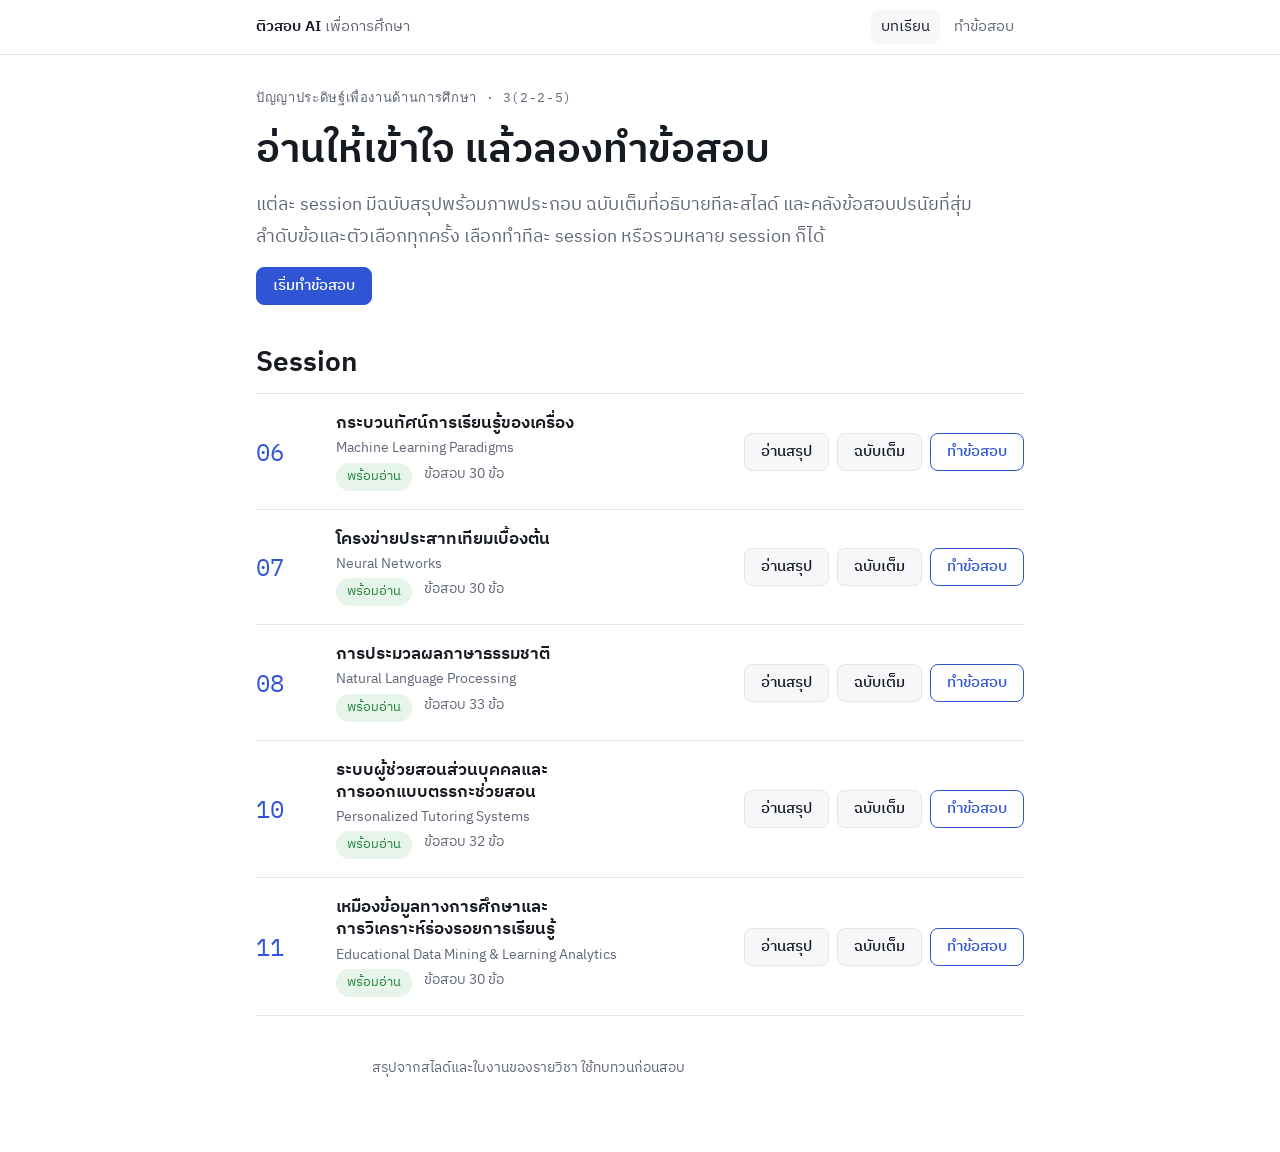
<file: index.html>
<!doctype html>
<html lang="th">
<head>
<meta charset="utf-8">
<meta name="viewport" content="width=device-width, initial-scale=1, viewport-fit=cover">
<title>ติวสอบ AI เพื่อการศึกษา</title>
<meta name="description" content="สรุปบทเรียนพร้อมภาพประกอบและโหมดทำข้อสอบ วิชาปัญญาประดิษฐ์เพื่องานด้านการศึกษา">
<link rel="preconnect" href="https://fonts.googleapis.com">
<link rel="preconnect" href="https://fonts.gstatic.com" crossorigin>
<link rel="stylesheet" href="https://fonts.googleapis.com/css2?family=IBM+Plex+Sans+Thai:wght@400;500;600&family=IBM+Plex+Mono:wght@400;500&display=swap">
<link rel="stylesheet" href="assets/style.css">
</head>
<body>
<header class="topbar">
  <div class="topbar-inner">
    <a class="brand" href="./">ติวสอบ AI <span>เพื่อการศึกษา</span></a>
    <nav class="topnav" aria-label="เมนูหลัก">
      <a href="./" aria-current="page">บทเรียน</a>
      <a href="exam.html">ทำข้อสอบ</a>
    </nav>
  </div>
</header>

<main class="page">
  <section class="hero">
    <div class="eyebrow">ปัญญาประดิษฐ์เพื่องานด้านการศึกษา · 3(2-2-5)</div>
    <h1>อ่านให้เข้าใจ แล้วลองทำข้อสอบ</h1>
    <p class="lede">แต่ละ session มีฉบับสรุปพร้อมภาพประกอบ ฉบับเต็มที่อธิบายทีละสไลด์ และคลังข้อสอบปรนัยที่สุ่มลำดับข้อและตัวเลือกทุกครั้ง เลือกทำทีละ session หรือรวมหลาย session ก็ได้</p>
    <div class="btn-row">
      <a class="btn" href="exam.html">เริ่มทำข้อสอบ</a>
    </div>
  </section>

  <section aria-labelledby="list-h" style="display:grid;gap:12px">
    <h2 id="list-h">Session</h2>
    <div class="session-list" id="list">
      <p class="hint" style="padding-block:18px">กำลังโหลดรายการ…</p>
    </div>
  </section>

  <p class="foot">สรุปจากสไลด์และใบงานของรายวิชา ใช้ทบทวนก่อนสอบ</p>
</main>

<script src="assets/site.js"></script>
<script>
(async () => {
  const list = document.getElementById("list");
  const { el } = Site;
  try {
    const sessions = await Site.sessions();
    const counts = await Promise.all(
      sessions.map((s) => (s.quiz ? Site.quiz(s).then((q) => q.length).catch(() => 0) : 0))
    );
    list.replaceChildren(
      ...sessions.map((s, i) => {
        const ready = Boolean(s.page);
        const best = s.quiz ? Site.getBest([s.id]) : null;
        return el("div", { class: "session-row" + (ready ? " ready" : "") },
          el("div", { class: "session-num" }, s.id),
          el("div", { class: "session-main" },
            el("h3", {}, s.title),
            el("div", { class: "session-en" }, s.en),
            el("div", { class: "session-meta" },
              ready ? el("span", { class: "pill ok" }, "พร้อมอ่าน") : el("span", { class: "pill" }, "ยังไม่มีสรุป"),
              counts[i] ? el("span", {}, `ข้อสอบ ${counts[i]} ข้อ`) : null,
              best ? el("span", {}, `คะแนนดีสุด ${best.correct}/${best.total}`) : null
            )
          ),
          el("div", { class: "session-actions" },
            ready ? el("a", { class: "btn quiet", href: s.page }, "อ่านสรุป") : null,
            s.full ? el("a", { class: "btn quiet", href: s.full }, "ฉบับเต็ม") : null,
            counts[i] ? el("a", { class: "btn ghost", href: `exam.html?s=${s.id}` }, "ทำข้อสอบ") : null
          )
        );
      })
    );
  } catch (err) {
    list.replaceChildren(el("p", { class: "hint", style: "padding-block:18px" }, err.message));
  }
})();
</script>
</body>
</html>
</file>
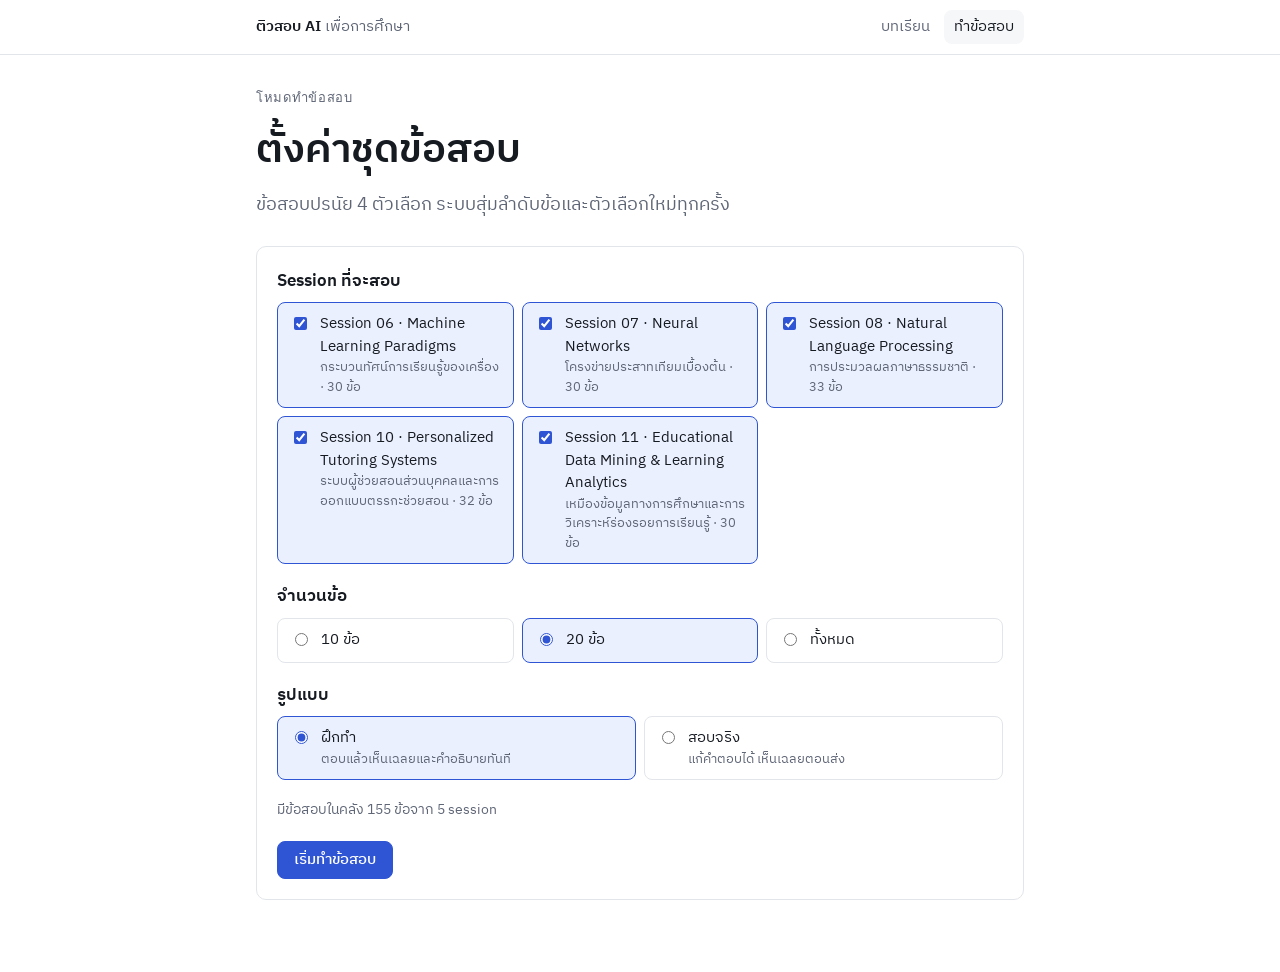
<file: exam.html>
<!doctype html>
<html lang="th">
<head>
<meta charset="utf-8">
<meta name="viewport" content="width=device-width, initial-scale=1, viewport-fit=cover">
<title>ทำข้อสอบ · ติวสอบ AI</title>
<meta name="description" content="โหมดทำข้อสอบปรนัย เลือก session ได้ สุ่มข้อและตัวเลือก">
<link rel="preconnect" href="https://fonts.googleapis.com">
<link rel="preconnect" href="https://fonts.gstatic.com" crossorigin>
<link rel="stylesheet" href="https://fonts.googleapis.com/css2?family=IBM+Plex+Sans+Thai:wght@400;500;600&family=IBM+Plex+Mono:wght@400;500&display=swap">
<link rel="stylesheet" href="assets/style.css">
</head>
<body>
<header class="topbar">
  <div class="topbar-inner">
    <a class="brand" href="./">ติวสอบ AI <span>เพื่อการศึกษา</span></a>
    <nav class="topnav" aria-label="เมนูหลัก">
      <a href="./">บทเรียน</a>
      <a href="exam.html" aria-current="page">ทำข้อสอบ</a>
    </nav>
  </div>
</header>

<main class="page" id="app">

  <!-- setup -->
  <section id="viewSetup" style="display:grid;gap:24px">
    <div class="hero">
      <div class="eyebrow">โหมดทำข้อสอบ</div>
      <h1>ตั้งค่าชุดข้อสอบ</h1>
      <p class="lede">ข้อสอบปรนัย 4 ตัวเลือก ระบบสุ่มลำดับข้อและตัวเลือกใหม่ทุกครั้ง</p>
    </div>
    <form class="panel" id="setupForm">
      <fieldset>
        <legend>Session ที่จะสอบ</legend>
        <div class="opt-grid" id="sessionOpts"><p class="hint">กำลังโหลด…</p></div>
      </fieldset>
      <fieldset>
        <legend>จำนวนข้อ</legend>
        <div class="opt-grid">
          <label class="opt"><input type="radio" name="count" value="10" id="count10">10 ข้อ</label>
          <label class="opt"><input type="radio" name="count" value="20" id="count20" checked>20 ข้อ</label>
          <label class="opt"><input type="radio" name="count" value="all" id="countAll">ทั้งหมด</label>
        </div>
      </fieldset>
      <fieldset>
        <legend>รูปแบบ</legend>
        <div class="opt-grid">
          <label class="opt"><input type="radio" name="mode" value="practice" id="modePractice" checked><span>ฝึกทำ<small>ตอบแล้วเห็นเฉลยและคำอธิบายทันที</small></span></label>
          <label class="opt"><input type="radio" name="mode" value="exam" id="modeExam"><span>สอบจริง<small>แก้คำตอบได้ เห็นเฉลยตอนส่ง</small></span></label>
        </div>
      </fieldset>
      <p class="hint" id="setupHint"></p>
      <div class="btn-row"><button class="btn" type="submit" id="btnStart">เริ่มทำข้อสอบ</button></div>
    </form>
  </section>

  <!-- runner -->
  <section id="viewRun" hidden style="display:grid;gap:18px">
    <div class="runner-head">
      <span id="runCounter">ข้อ 1 / 20</span>
      <span><span id="runMode"></span> · <span class="mono" id="runTimer">00:00</span></span>
    </div>
    <div class="progress" aria-hidden="true"><div id="runProgress" style="width:0%"></div></div>

    <article class="panel" aria-live="polite">
      <div class="q-tag" id="qTag"></div>
      <p class="q-text" id="qText"></p>
      <div class="choices" id="qChoices"></div>
      <div class="explain" id="qExplain" hidden></div>
    </article>

    <div class="btn-row" style="justify-content:space-between">
      <button class="btn quiet" type="button" id="btnPrev">← ก่อนหน้า</button>
      <div class="btn-row">
        <button class="btn ghost" type="button" id="btnSubmit">ส่งคำตอบ</button>
        <button class="btn" type="button" id="btnNext">ถัดไป →</button>
      </div>
    </div>

    <div class="confirm" id="confirmBox" hidden>
      <span id="confirmText"></span>
      <div class="btn-row">
        <button class="btn" type="button" id="btnConfirm">ส่งเลย</button>
        <button class="btn quiet" type="button" id="btnCancel">กลับไปทำต่อ</button>
      </div>
    </div>

    <div style="display:grid;gap:8px">
      <span class="hint">ไปยังข้อ · กดปุ่ม 1–4 เพื่อเลือกคำตอบ ← → เพื่อเปลี่ยนข้อ</span>
      <div class="navgrid" id="navGrid"></div>
    </div>
  </section>

  <!-- result -->
  <section id="viewResult" hidden style="display:grid;gap:24px">
    <div class="hero">
      <div class="eyebrow" id="resEyebrow">ผลสอบ</div>
      <div class="score"><span class="big" id="resPct">0%</span><span class="of" id="resOf"></span></div>
      <p class="lede" id="resMsg"></p>
    </div>
    <div class="stats" id="resStats"></div>
    <div class="btn-row">
      <button class="btn" type="button" id="btnRetryWrong">ทำเฉพาะข้อที่ผิดอีกครั้ง</button>
      <button class="btn ghost" type="button" id="btnAgain">สุ่มชุดใหม่</button>
      <button class="btn quiet" type="button" id="btnSetup">ตั้งค่าใหม่</button>
    </div>
    <div style="display:grid;gap:12px">
      <div class="btn-row" style="justify-content:space-between">
        <h2>ทบทวนคำตอบ</h2>
        <div class="filter">
          <button class="btn quiet" type="button" data-filter="all" id="fAll">ทั้งหมด</button>
          <button class="btn quiet" type="button" data-filter="no" id="fWrong">เฉพาะข้อผิด</button>
        </div>
      </div>
      <div class="review" id="resReview"></div>
    </div>
  </section>

</main>

<script src="assets/site.js"></script>
<script src="assets/exam.js"></script>
</body>
</html>
</file>
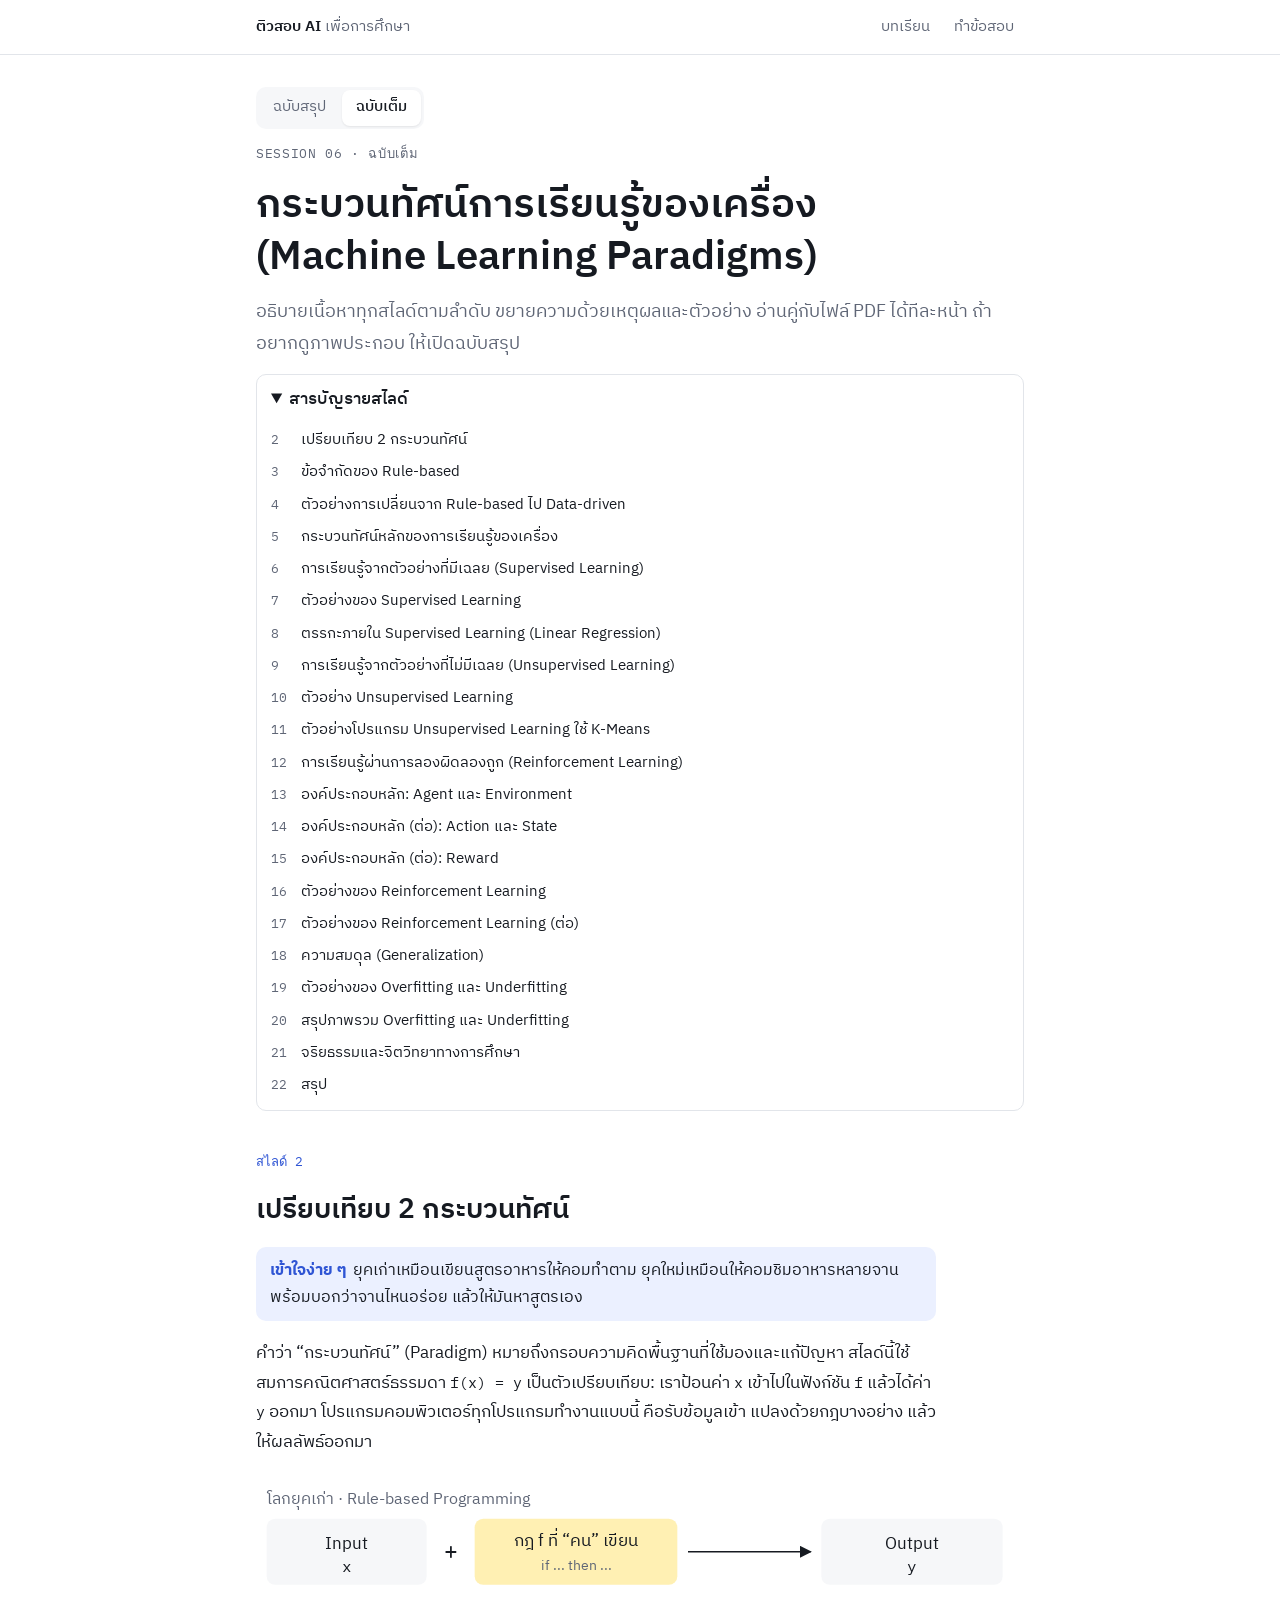
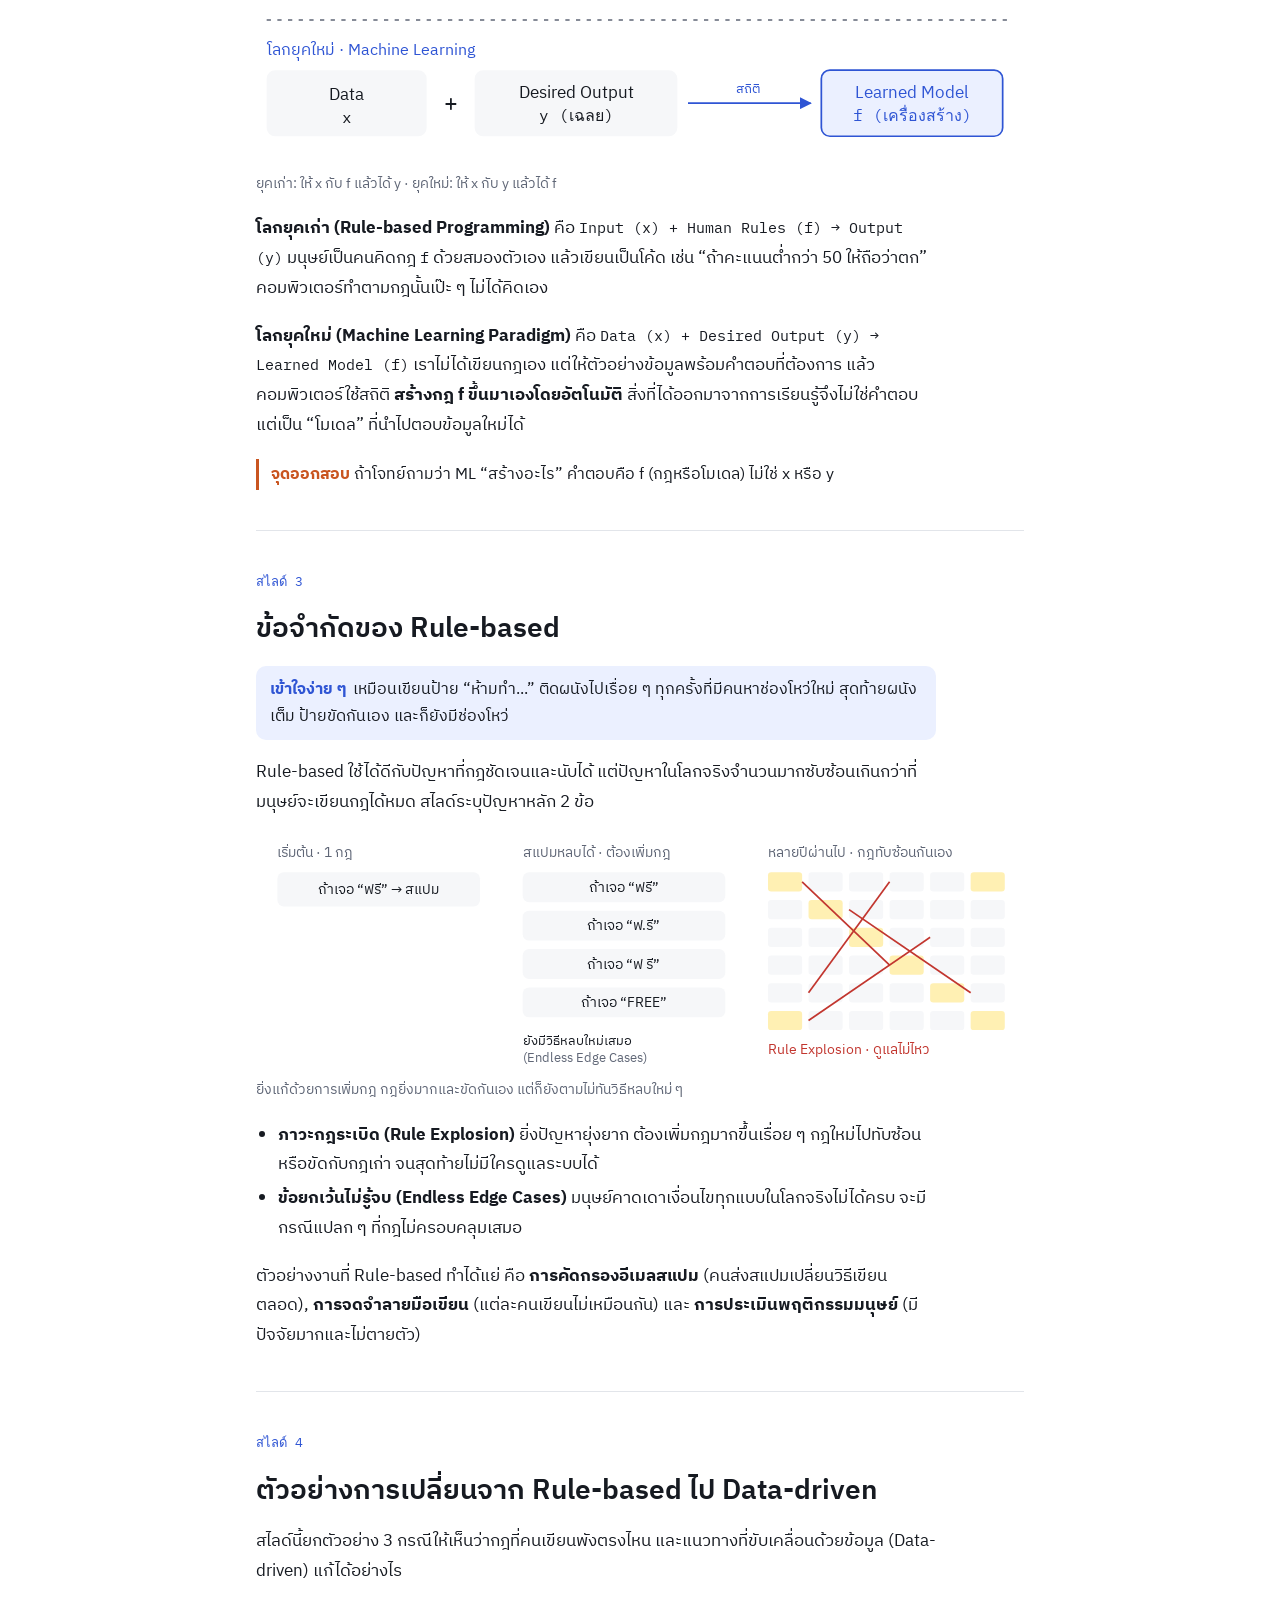
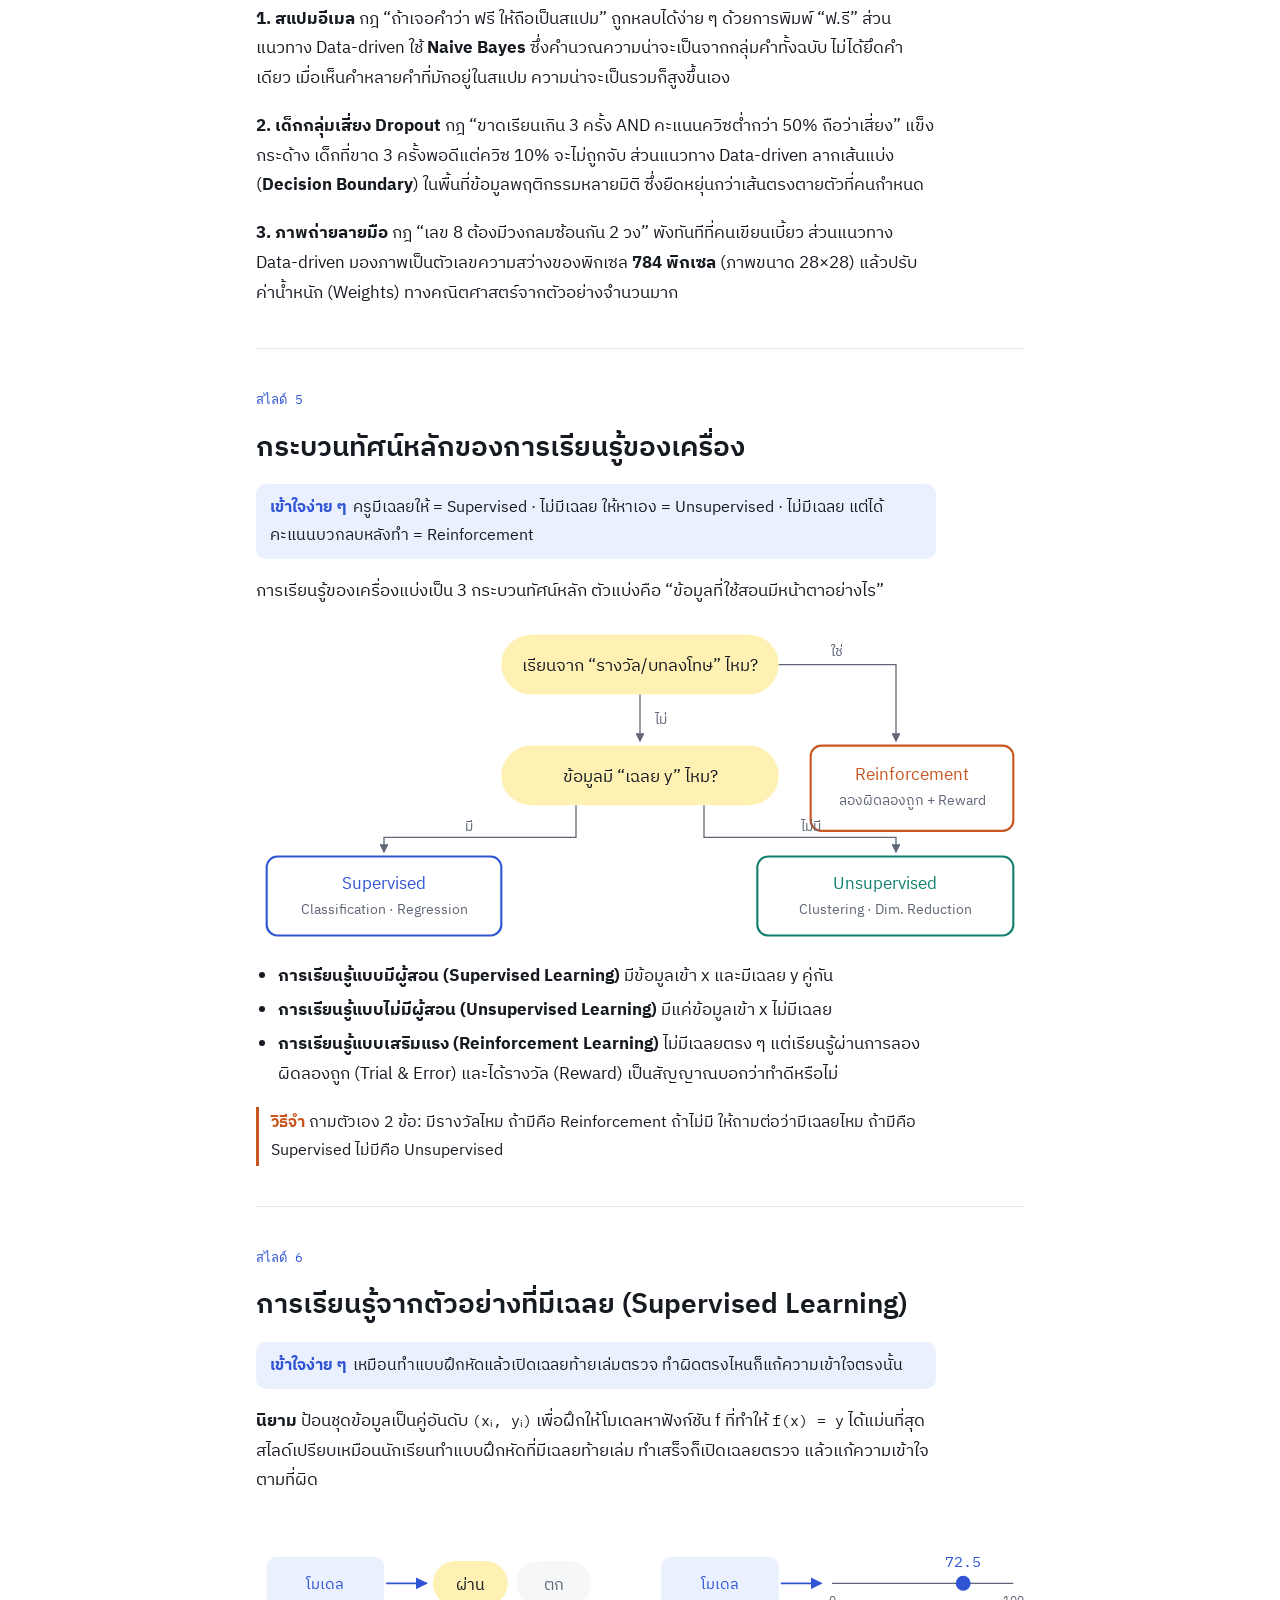
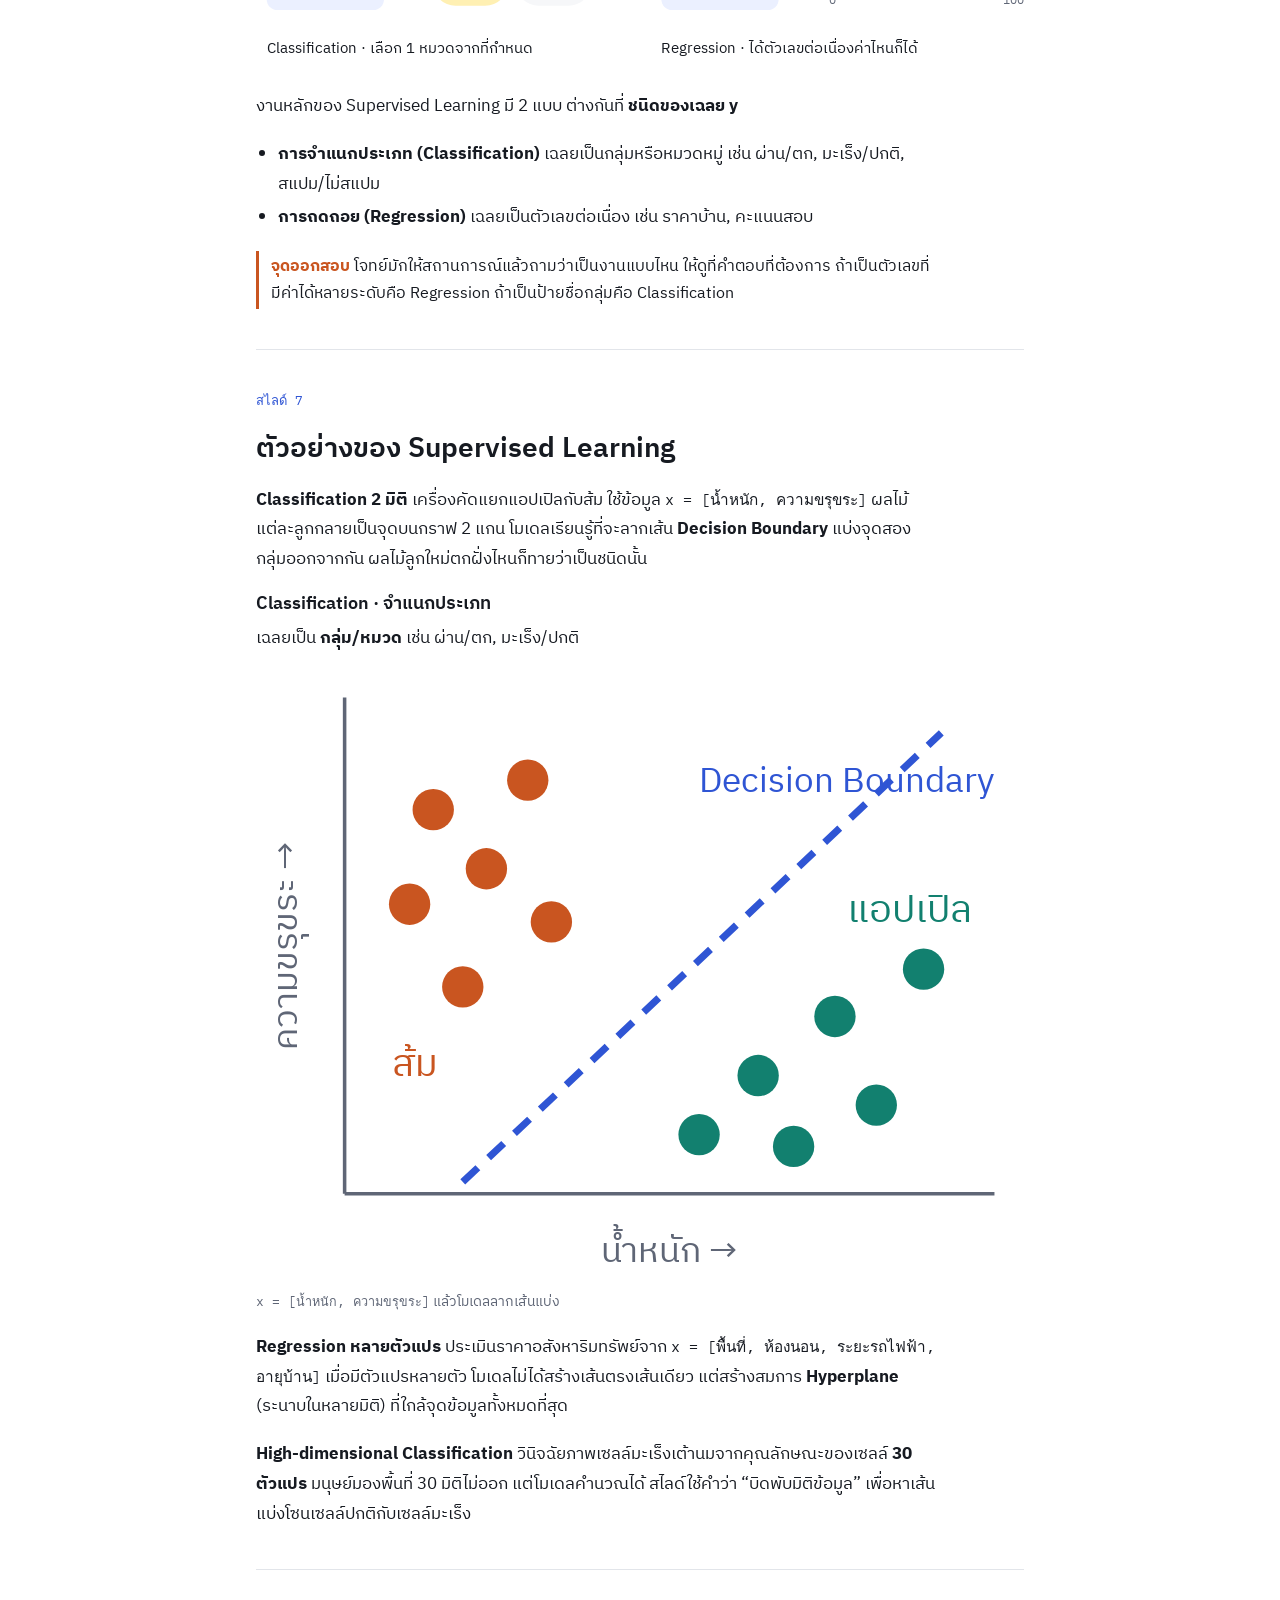
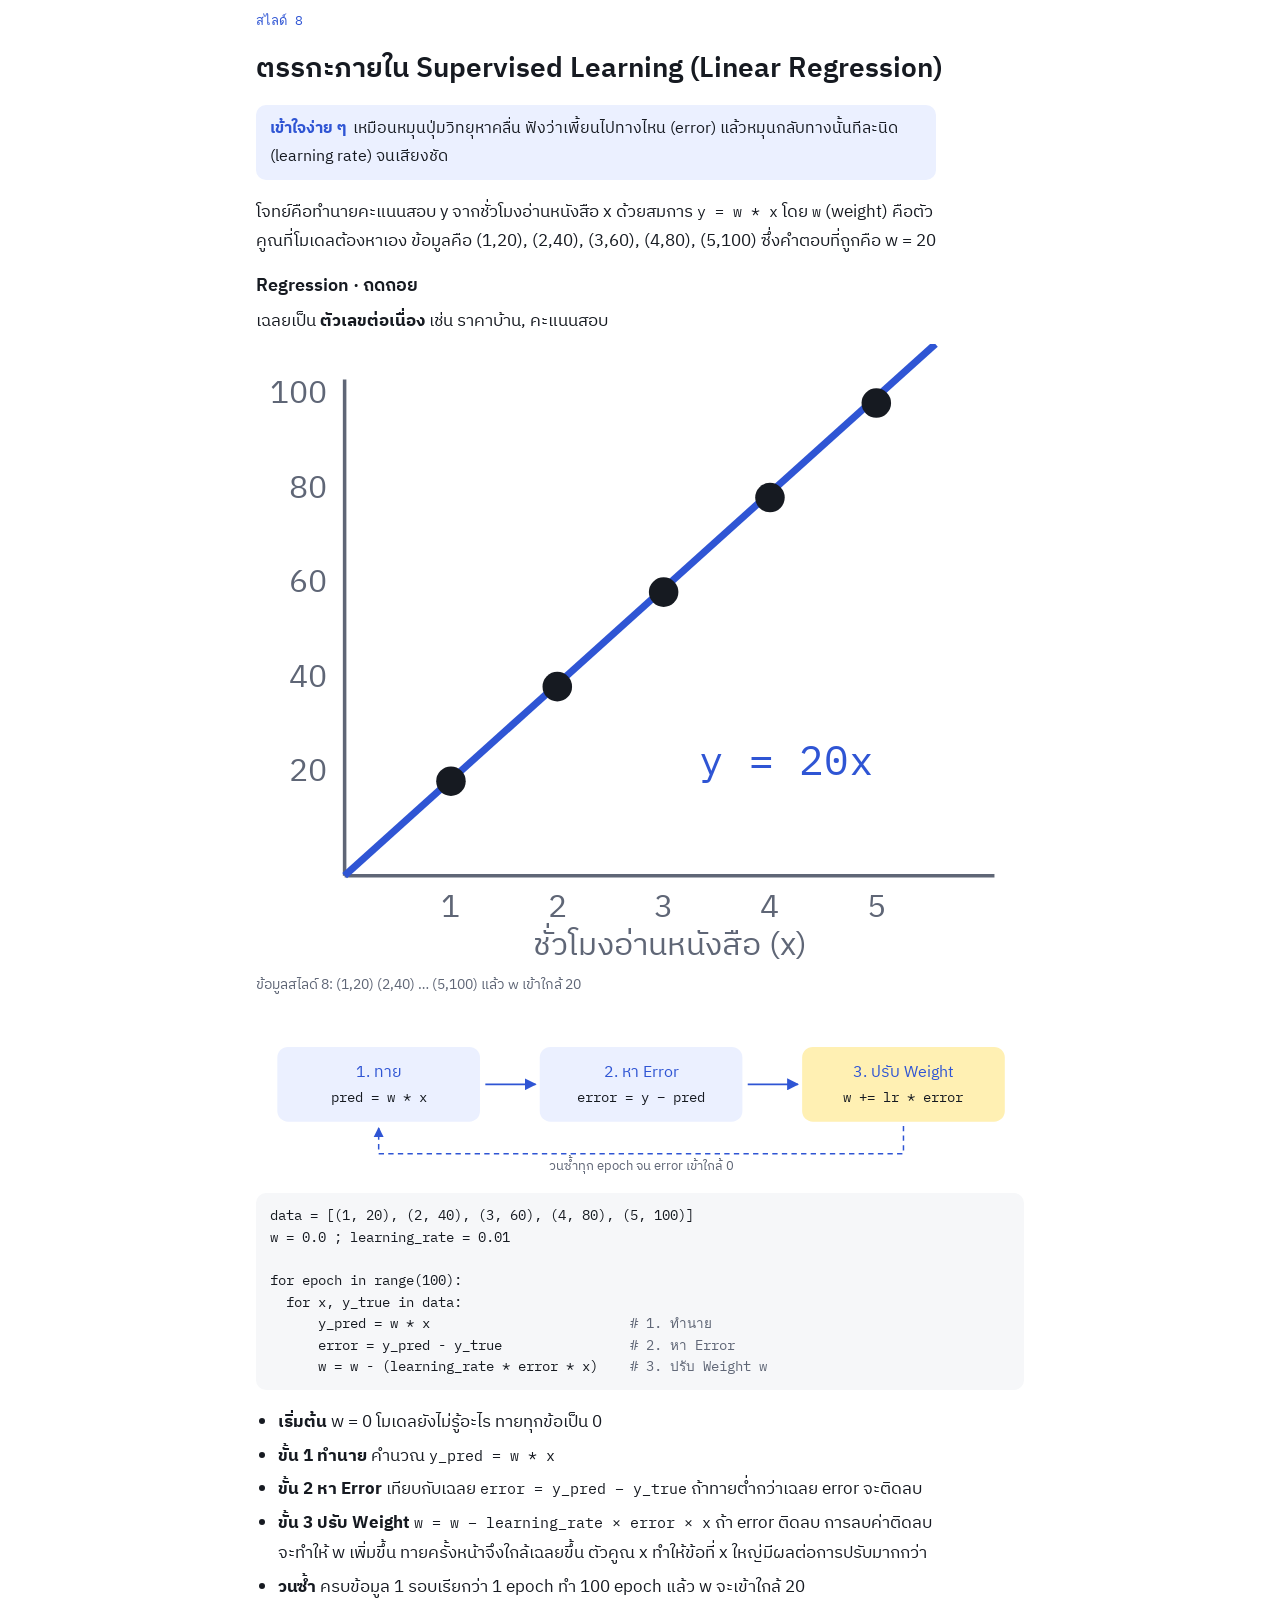
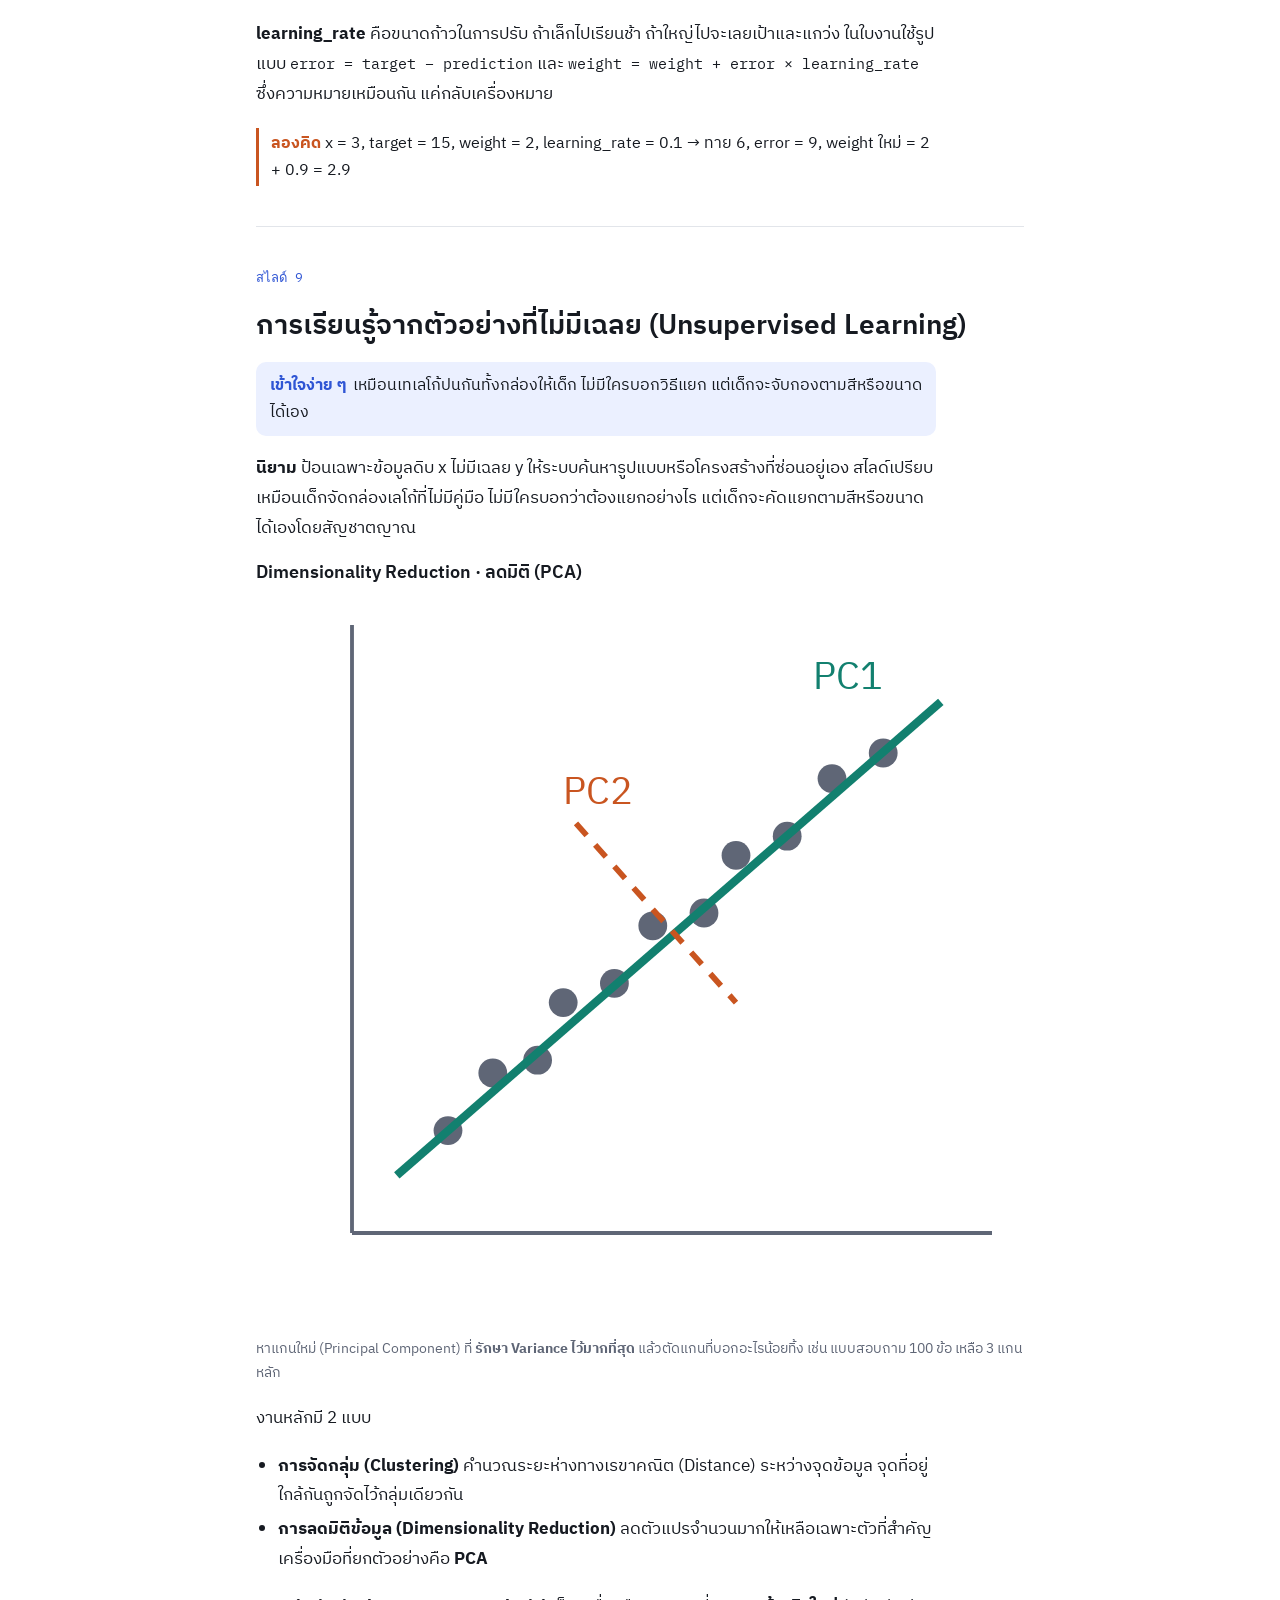
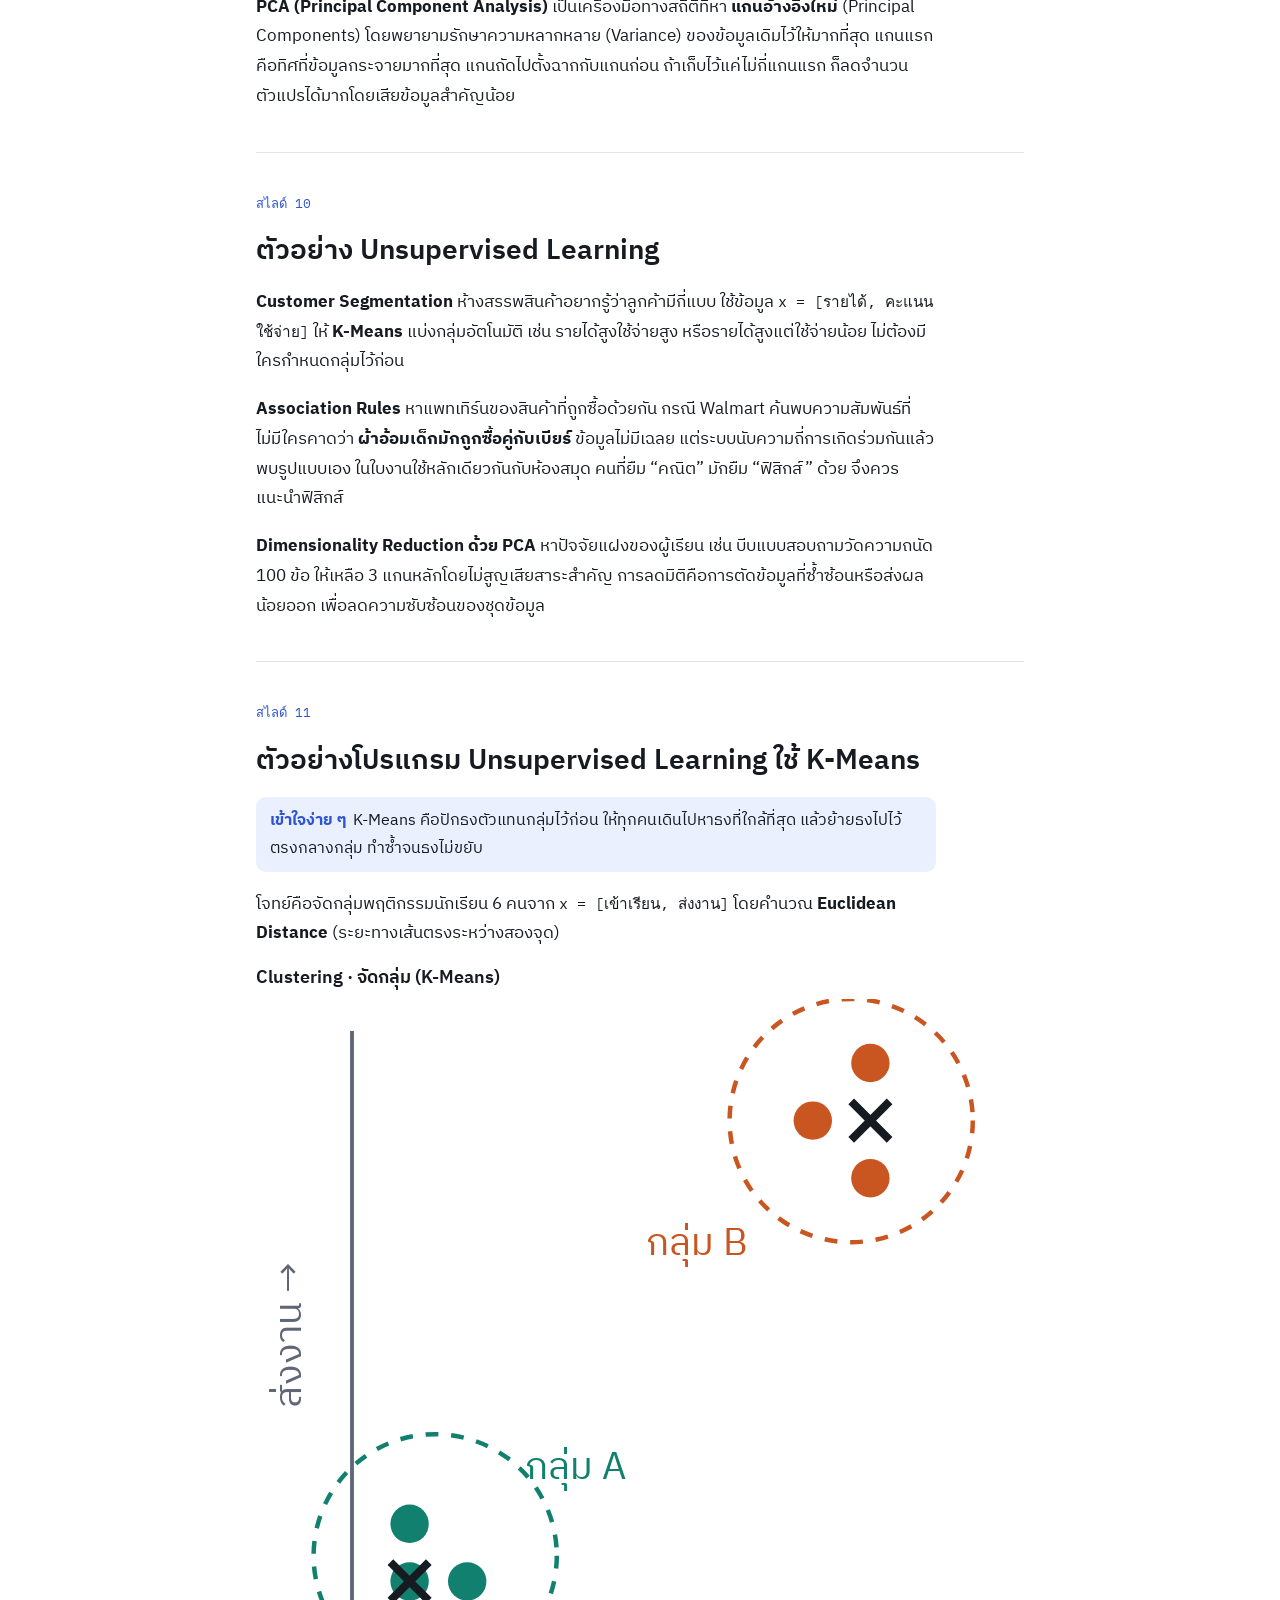
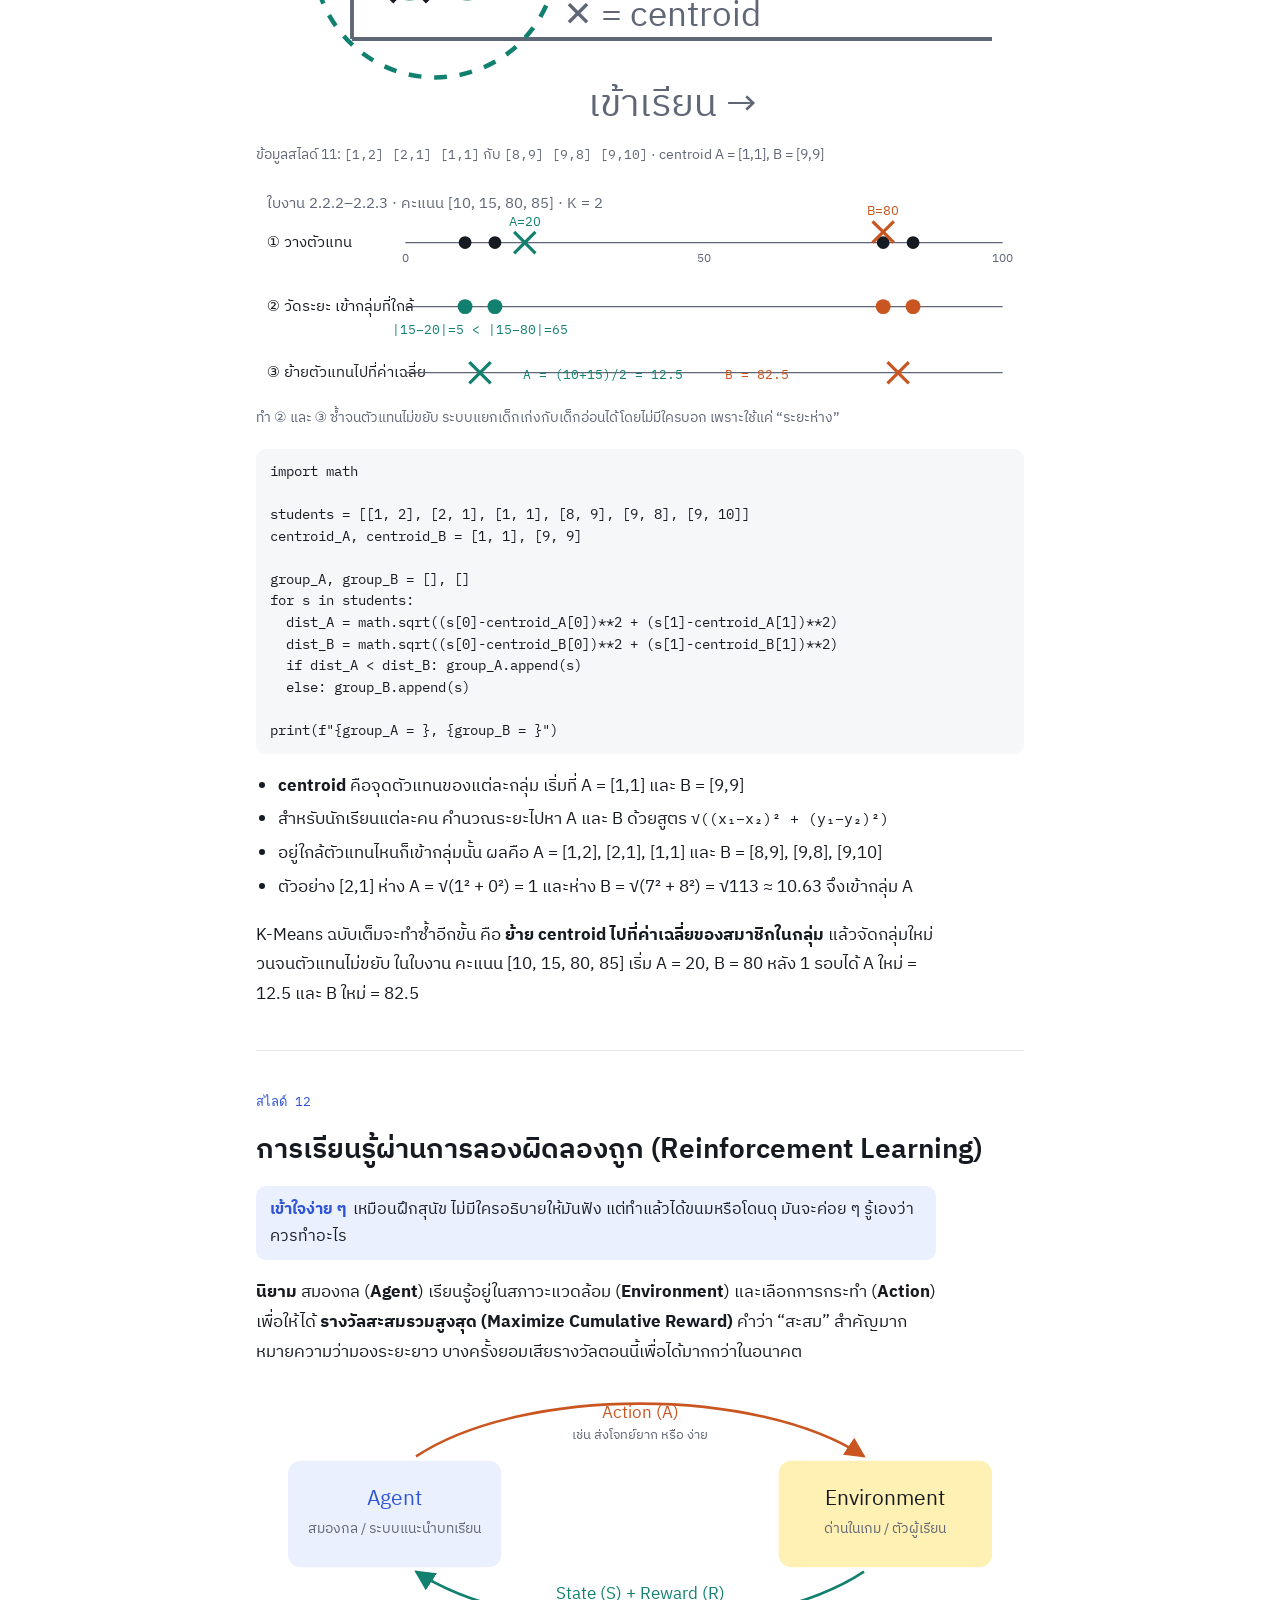
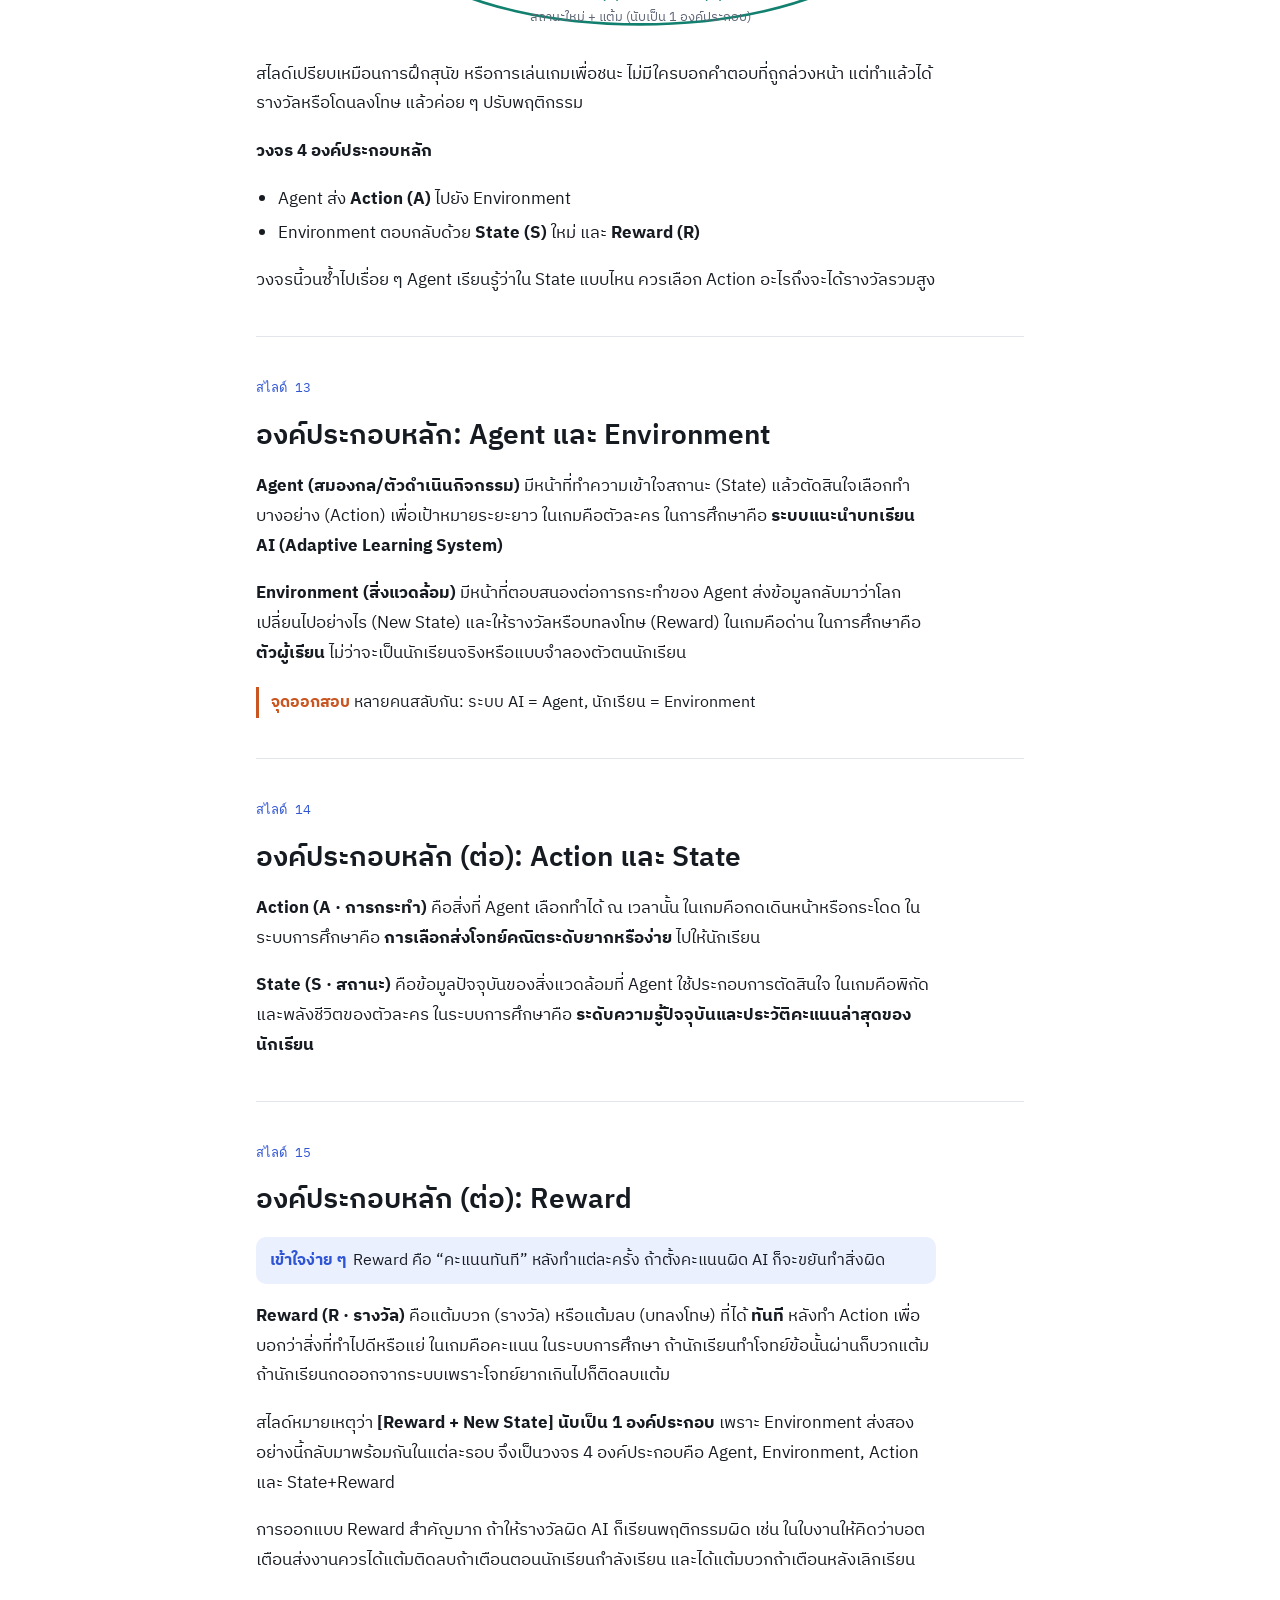
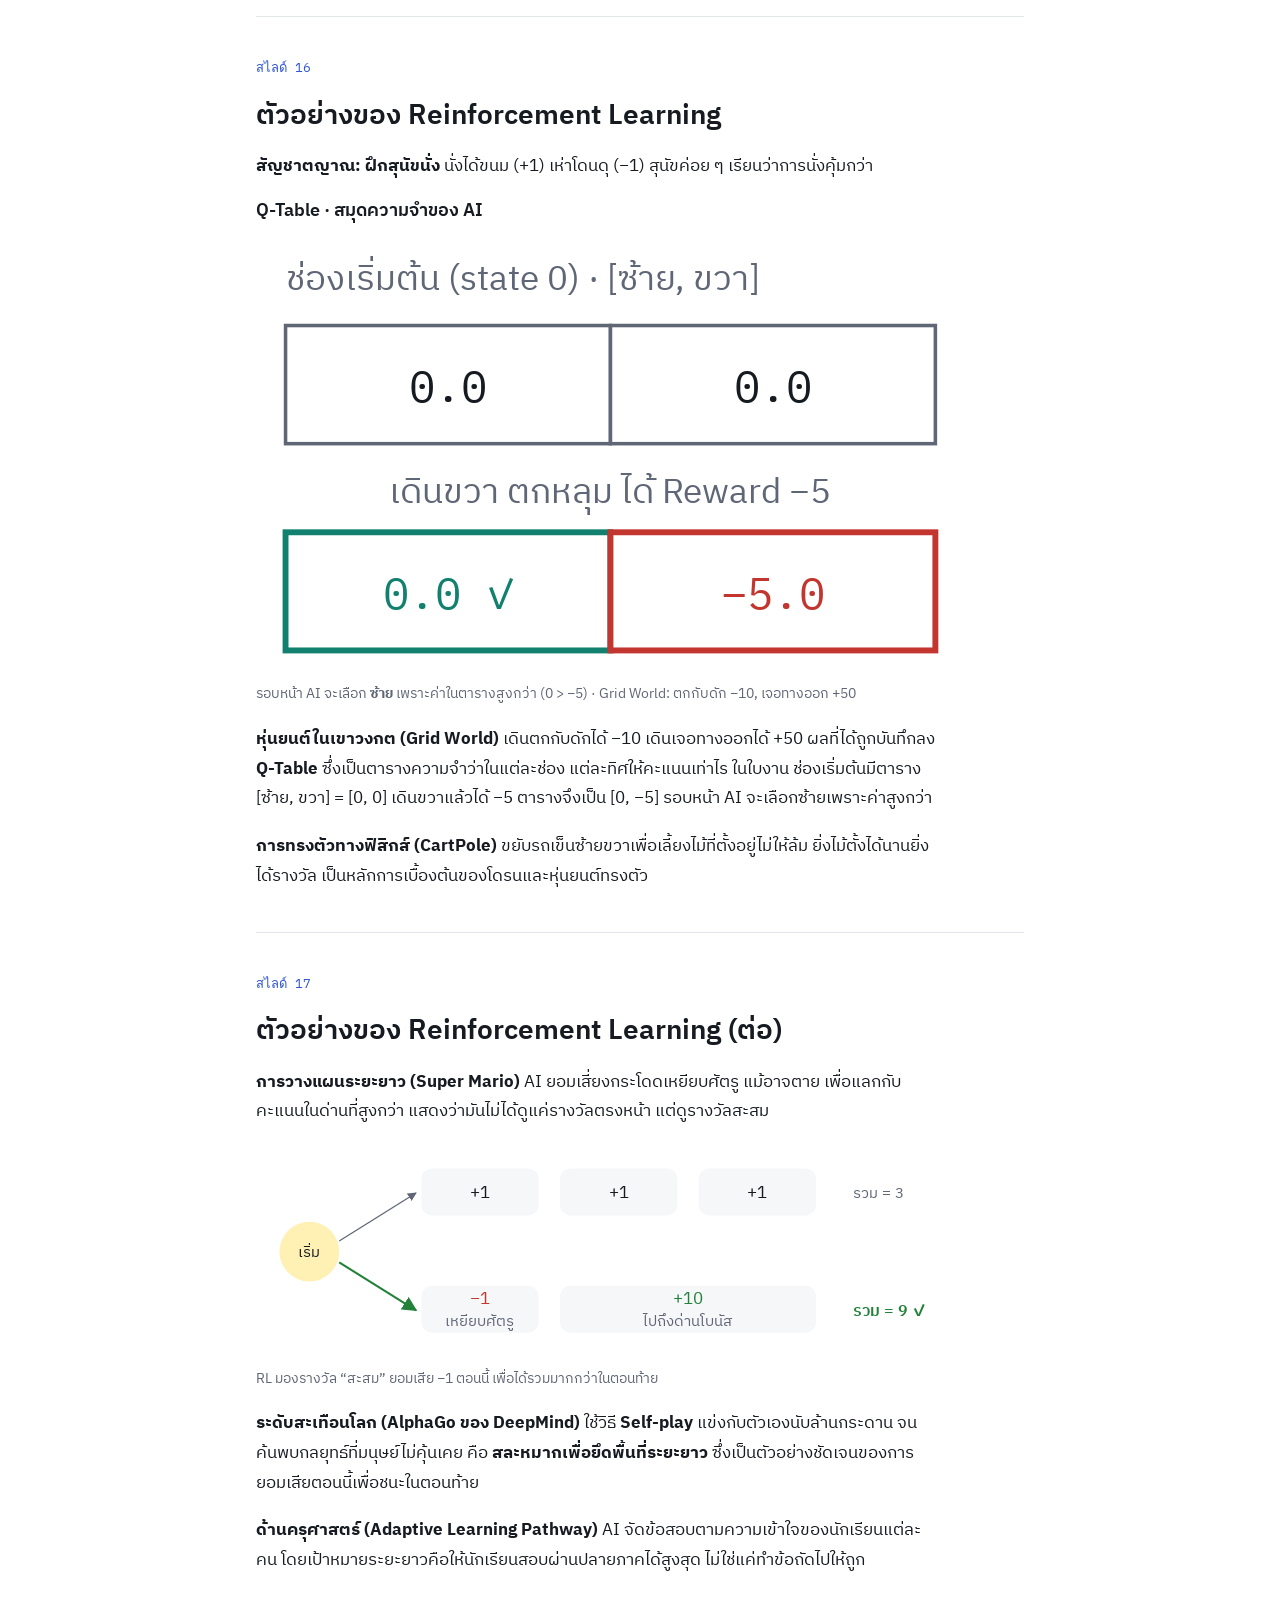
<file: sessions/s06-full.html>
<!doctype html>
<html lang="th">
<head>
<meta charset="utf-8">
<meta name="viewport" content="width=device-width, initial-scale=1, viewport-fit=cover">
<title>Session 06 ฉบับเต็ม · ML Paradigms</title>
<meta name="description" content="เนื้อหาฉบับเต็ม Session 6 กระบวนทัศน์การเรียนรู้ของเครื่อง อธิบายทีละสไลด์">
<link rel="preconnect" href="https://fonts.googleapis.com">
<link rel="preconnect" href="https://fonts.gstatic.com" crossorigin>
<link rel="stylesheet" href="https://fonts.googleapis.com/css2?family=IBM+Plex+Sans+Thai:wght@400;500;600&family=IBM+Plex+Mono:wght@400;500&display=swap">
<link rel="stylesheet" href="../assets/style.css">
</head>
<body>
<header class="topbar">
  <div class="topbar-inner">
    <a class="brand" href="../">ติวสอบ AI <span>เพื่อการศึกษา</span></a>
    <nav class="topnav" aria-label="เมนูหลัก">
      <a href="../">บทเรียน</a>
      <a href="../exam.html?s=06">ทำข้อสอบ</a>
    </nav>
  </div>
</header>

<main class="page" data-figs="1">

<section class="hero">
  <nav class="seg" aria-label="รูปแบบเนื้อหา"><a href="s06.html">ฉบับสรุป</a><a href="s06-full.html" aria-current="page">ฉบับเต็ม</a></nav>
  <div class="eyebrow">Session 06 · ฉบับเต็ม</div>
  <h1>กระบวนทัศน์การเรียนรู้ของเครื่อง (Machine Learning Paradigms)</h1>
  <p class="lede">อธิบายเนื้อหาทุกสไลด์ตามลำดับ ขยายความด้วยเหตุผลและตัวอย่าง อ่านคู่กับไฟล์ PDF ได้ทีละหน้า ถ้าอยากดูภาพประกอบ ให้เปิดฉบับสรุป</p>
  <details class="lesson-toc" open><summary>สารบัญรายสไลด์</summary><ol id="lessonToc"></ol></details>
</section>

<section class="note slide" id="s2" data-n="2">
  <div class="sec-tag">สไลด์ 2</div>
  <h2>เปรียบเทียบ 2 กระบวนทัศน์</h2>
  <p class="easy"><b>เข้าใจง่าย ๆ</b>ยุคเก่าเหมือนเขียนสูตรอาหารให้คอมทำตาม ยุคใหม่เหมือนให้คอมชิมอาหารหลายจานพร้อมบอกว่าจานไหนอร่อย แล้วให้มันหาสูตรเอง</p>
  <p>คำว่า “กระบวนทัศน์” (Paradigm) หมายถึงกรอบความคิดพื้นฐานที่ใช้มองและแก้ปัญหา สไลด์นี้ใช้สมการคณิตศาสตร์ธรรมดา <code>f(x) = y</code> เป็นตัวเปรียบเทียบ: เราป้อนค่า <code>x</code> เข้าไปในฟังก์ชัน <code>f</code> แล้วได้ค่า <code>y</code> ออกมา โปรแกรมคอมพิวเตอร์ทุกโปรแกรมทำงานแบบนี้ คือรับข้อมูลเข้า แปลงด้วยกฎบางอย่าง แล้วให้ผลลัพธ์ออกมา</p>
  <figure>
    <div class="art">
    <svg viewBox="0 0 720 270" role="img" aria-label="แผนภาพเปรียบเทียบ Rule-based กับ Machine Learning">
      <defs>
        <marker id="arr" viewBox="0 0 10 10" refX="9" refY="5" markerWidth="7" markerHeight="7" orient="auto"><path d="M0,0 L10,5 L0,10 z" class="f-ink"/></marker>
        <marker id="arrP" viewBox="0 0 10 10" refX="9" refY="5" markerWidth="7" markerHeight="7" orient="auto"><path d="M0,0 L10,5 L0,10 z" class="f-pen"/></marker>
      </defs>
      <text x="10" y="26" class="f-muted" font-size="15">โลกยุคเก่า · Rule-based Programming</text>
      <rect x="10" y="40" width="150" height="62" rx="8" class="f-surface"/>
      <text x="85" y="68" text-anchor="middle" class="f-ink" font-size="16">Input</text>
      <text x="85" y="90" text-anchor="middle" class="f-ink t-mono" font-size="15">x</text>
      <text x="183" y="78" text-anchor="middle" class="f-ink" font-size="22">+</text>
      <rect x="205" y="40" width="190" height="62" rx="8" class="f-hl"/>
      <text x="300" y="66" text-anchor="middle" class="f-ink" font-size="16">กฎ f ที่ “คน” เขียน</text>
      <text x="300" y="88" text-anchor="middle" class="f-muted" font-size="13">if ... then ...</text>
      <line x1="405" y1="71" x2="520" y2="71" class="s-ink" stroke-width="1.6" marker-end="url(#arr)"/>
      <rect x="530" y="40" width="170" height="62" rx="8" class="f-surface"/>
      <text x="615" y="68" text-anchor="middle" class="f-ink" font-size="16">Output</text>
      <text x="615" y="90" text-anchor="middle" class="f-ink t-mono" font-size="15">y</text>

      <line x1="10" y1="135" x2="710" y2="135" class="s-axis" stroke-dasharray="4 6"/>

      <text x="10" y="168" class="f-pen" font-size="15">โลกยุคใหม่ · Machine Learning</text>
      <rect x="10" y="182" width="150" height="62" rx="8" class="f-surface"/>
      <text x="85" y="210" text-anchor="middle" class="f-ink" font-size="16">Data</text>
      <text x="85" y="232" text-anchor="middle" class="f-ink t-mono" font-size="15">x</text>
      <text x="183" y="220" text-anchor="middle" class="f-ink" font-size="22">+</text>
      <rect x="205" y="182" width="190" height="62" rx="8" class="f-surface"/>
      <text x="300" y="208" text-anchor="middle" class="f-ink" font-size="16">Desired Output</text>
      <text x="300" y="230" text-anchor="middle" class="f-ink t-mono" font-size="15">y (เฉลย)</text>
      <line x1="405" y1="213" x2="520" y2="213" class="s-pen" stroke-width="1.6" marker-end="url(#arrP)"/>
      <text x="462" y="203" text-anchor="middle" class="f-pen" font-size="12">สถิติ</text>
      <rect x="530" y="182" width="170" height="62" rx="8" class="f-pensoft s-pen" stroke-width="1.6"/>
      <text x="615" y="208" text-anchor="middle" class="f-pen" font-size="16">Learned Model</text>
      <text x="615" y="230" text-anchor="middle" class="f-pen t-mono" font-size="15">f (เครื่องสร้าง)</text>
    </svg>
    </div>
    <figcaption>ยุคเก่า: ให้ x กับ f แล้วได้ y · ยุคใหม่: ให้ x กับ y แล้วได้ f</figcaption>
  </figure>
  <p><b>โลกยุคเก่า (Rule-based Programming)</b> คือ <code>Input (x) + Human Rules (f) → Output (y)</code> มนุษย์เป็นคนคิดกฎ <code>f</code> ด้วยสมองตัวเอง แล้วเขียนเป็นโค้ด เช่น “ถ้าคะแนนต่ำกว่า 50 ให้ถือว่าตก” คอมพิวเตอร์ทำตามกฎนั้นเป๊ะ ๆ ไม่ได้คิดเอง</p>
  <p><b>โลกยุคใหม่ (Machine Learning Paradigm)</b> คือ <code>Data (x) + Desired Output (y) → Learned Model (f)</code> เราไม่ได้เขียนกฎเอง แต่ให้ตัวอย่างข้อมูลพร้อมคำตอบที่ต้องการ แล้วคอมพิวเตอร์ใช้สถิติ <b>สร้างกฎ f ขึ้นมาเองโดยอัตโนมัติ</b> สิ่งที่ได้ออกมาจากการเรียนรู้จึงไม่ใช่คำตอบ แต่เป็น “โมเดล” ที่นำไปตอบข้อมูลใหม่ได้</p>
  <p class="exam"><b>จุดออกสอบ</b> ถ้าโจทย์ถามว่า ML “สร้างอะไร” คำตอบคือ f (กฎหรือโมเดล) ไม่ใช่ x หรือ y</p>
</section>

<section class="note slide" id="s3" data-n="3">
  <div class="sec-tag">สไลด์ 3</div>
  <h2>ข้อจำกัดของ Rule-based</h2>
  <p class="easy"><b>เข้าใจง่าย ๆ</b>เหมือนเขียนป้าย “ห้ามทำ...” ติดผนังไปเรื่อย ๆ ทุกครั้งที่มีคนหาช่องโหว่ใหม่ สุดท้ายผนังเต็ม ป้ายขัดกันเอง และก็ยังมีช่องโหว่</p>
  <p>Rule-based ใช้ได้ดีกับปัญหาที่กฎชัดเจนและนับได้ แต่ปัญหาในโลกจริงจำนวนมากซับซ้อนเกินกว่าที่มนุษย์จะเขียนกฎได้หมด สไลด์ระบุปัญหาหลัก 2 ข้อ</p>
  <figure><div class="art"><svg viewBox="0 0 720 220" role="img" aria-label="กฎเพิ่มขึ้นเรื่อย ๆ จนกลายเป็นกฎระเบิด"><text x="20" y="20" class="f-muted" font-size="13">เริ่มต้น · 1 กฎ</text><rect x="20" y="34" width="190" height="32" rx="6" class="f-surface"/><text x="115" y="54.5" text-anchor="middle" class="f-ink" font-size="13">ถ้าเจอ “ฟรี” → สแปม</text><text x="250" y="20" class="f-muted" font-size="13">สแปมหลบได้ · ต้องเพิ่มกฎ</text><rect x="250" y="34" width="190" height="28" rx="6" class="f-surface"/><text x="345" y="52.5" text-anchor="middle" class="f-ink" font-size="13">ถ้าเจอ “ฟรี”</text><rect x="250" y="70" width="190" height="28" rx="6" class="f-surface"/><text x="345" y="88.5" text-anchor="middle" class="f-ink" font-size="13">ถ้าเจอ “ฟ.รี”</text><rect x="250" y="106" width="190" height="28" rx="6" class="f-surface"/><text x="345" y="124.5" text-anchor="middle" class="f-ink" font-size="13">ถ้าเจอ “ฟ รี”</text><rect x="250" y="142" width="190" height="28" rx="6" class="f-surface"/><text x="345" y="160.6" text-anchor="middle" class="f-ink" font-size="13">ถ้าเจอ “FREE”</text><text x="480" y="20" class="f-muted" font-size="13">หลายปีผ่านไป · กฎทับซ้อนกันเอง</text><rect x="480" y="34" width="32" height="18" rx="3" class="f-hl"/><rect x="518" y="34" width="32" height="18" rx="3" class="f-surface"/><rect x="556" y="34" width="32" height="18" rx="3" class="f-surface"/><rect x="594" y="34" width="32" height="18" rx="3" class="f-surface"/><rect x="632" y="34" width="32" height="18" rx="3" class="f-surface"/><rect x="670" y="34" width="32" height="18" rx="3" class="f-hl"/><rect x="480" y="60" width="32" height="18" rx="3" class="f-surface"/><rect x="518" y="60" width="32" height="18" rx="3" class="f-hl"/><rect x="556" y="60" width="32" height="18" rx="3" class="f-surface"/><rect x="594" y="60" width="32" height="18" rx="3" class="f-surface"/><rect x="632" y="60" width="32" height="18" rx="3" class="f-surface"/><rect x="670" y="60" width="32" height="18" rx="3" class="f-surface"/><rect x="480" y="86" width="32" height="18" rx="3" class="f-surface"/><rect x="518" y="86" width="32" height="18" rx="3" class="f-surface"/><rect x="556" y="86" width="32" height="18" rx="3" class="f-hl"/><rect x="594" y="86" width="32" height="18" rx="3" class="f-surface"/><rect x="632" y="86" width="32" height="18" rx="3" class="f-surface"/><rect x="670" y="86" width="32" height="18" rx="3" class="f-surface"/><rect x="480" y="112" width="32" height="18" rx="3" class="f-surface"/><rect x="518" y="112" width="32" height="18" rx="3" class="f-surface"/><rect x="556" y="112" width="32" height="18" rx="3" class="f-surface"/><rect x="594" y="112" width="32" height="18" rx="3" class="f-hl"/><rect x="632" y="112" width="32" height="18" rx="3" class="f-surface"/><rect x="670" y="112" width="32" height="18" rx="3" class="f-surface"/><rect x="480" y="138" width="32" height="18" rx="3" class="f-surface"/><rect x="518" y="138" width="32" height="18" rx="3" class="f-surface"/><rect x="556" y="138" width="32" height="18" rx="3" class="f-surface"/><rect x="594" y="138" width="32" height="18" rx="3" class="f-surface"/><rect x="632" y="138" width="32" height="18" rx="3" class="f-hl"/><rect x="670" y="138" width="32" height="18" rx="3" class="f-surface"/><rect x="480" y="164" width="32" height="18" rx="3" class="f-hl"/><rect x="518" y="164" width="32" height="18" rx="3" class="f-surface"/><rect x="556" y="164" width="32" height="18" rx="3" class="f-surface"/><rect x="594" y="164" width="32" height="18" rx="3" class="f-surface"/><rect x="632" y="164" width="32" height="18" rx="3" class="f-surface"/><rect x="670" y="164" width="32" height="18" rx="3" class="f-hl"/><line x1="512" y1="43" x2="594" y2="121" class="s-bad" stroke-width="1.6"/><line x1="556" y1="69" x2="670" y2="147" class="s-bad" stroke-width="1.6"/><line x1="518" y1="173" x2="632" y2="95" class="s-bad" stroke-width="1.6"/><line x1="594" y1="43" x2="518" y2="147" class="s-bad" stroke-width="1.6"/><text x="250" y="196" class="f-ink" font-size="12">ยังมีวิธีหลบใหม่เสมอ</text><text x="250" y="212" class="f-muted" font-size="12">(Endless Edge Cases)</text><text x="480" y="204" class="f-bad" font-size="13">Rule Explosion · ดูแลไม่ไหว</text></svg></div><figcaption>ยิ่งแก้ด้วยการเพิ่มกฎ กฎยิ่งมากและขัดกันเอง แต่ก็ยังตามไม่ทันวิธีหลบใหม่ ๆ</figcaption></figure>
  <ul>
    <li><b>ภาวะกฎระเบิด (Rule Explosion)</b> ยิ่งปัญหายุ่งยาก ต้องเพิ่มกฎมากขึ้นเรื่อย ๆ กฎใหม่ไปทับซ้อนหรือขัดกับกฎเก่า จนสุดท้ายไม่มีใครดูแลระบบได้</li>
    <li><b>ข้อยกเว้นไม่รู้จบ (Endless Edge Cases)</b> มนุษย์คาดเดาเงื่อนไขทุกแบบในโลกจริงไม่ได้ครบ จะมีกรณีแปลก ๆ ที่กฎไม่ครอบคลุมเสมอ</li>
  </ul>
  <p>ตัวอย่างงานที่ Rule-based ทำได้แย่ คือ <b>การคัดกรองอีเมลสแปม</b> (คนส่งสแปมเปลี่ยนวิธีเขียนตลอด), <b>การจดจำลายมือเขียน</b> (แต่ละคนเขียนไม่เหมือนกัน) และ <b>การประเมินพฤติกรรมมนุษย์</b> (มีปัจจัยมากและไม่ตายตัว)</p>
</section>

<section class="note slide" id="s4" data-n="4">
  <div class="sec-tag">สไลด์ 4</div>
  <h2>ตัวอย่างการเปลี่ยนจาก Rule-based ไป Data-driven</h2>
  <p>สไลด์นี้ยกตัวอย่าง 3 กรณีให้เห็นว่ากฎที่คนเขียนพังตรงไหน และแนวทางที่ขับเคลื่อนด้วยข้อมูล (Data-driven) แก้ได้อย่างไร</p>
  <p><b>1. สแปมอีเมล</b> กฎ “ถ้าเจอคำว่า ฟรี ให้ถือเป็นสแปม” ถูกหลบได้ง่าย ๆ ด้วยการพิมพ์ “ฟ.รี” ส่วนแนวทาง Data-driven ใช้ <b>Naive Bayes</b> ซึ่งคำนวณความน่าจะเป็นจากกลุ่มคำทั้งฉบับ ไม่ได้ยึดคำเดียว เมื่อเห็นคำหลายคำที่มักอยู่ในสแปม ความน่าจะเป็นรวมก็สูงขึ้นเอง</p>
  <p><b>2. เด็กกลุ่มเสี่ยง Dropout</b> กฎ “ขาดเรียนเกิน 3 ครั้ง AND คะแนนควิซต่ำกว่า 50% ถือว่าเสี่ยง” แข็งกระด้าง เด็กที่ขาด 3 ครั้งพอดีแต่ควิซ 10% จะไม่ถูกจับ ส่วนแนวทาง Data-driven ลากเส้นแบ่ง (<b>Decision Boundary</b>) ในพื้นที่ข้อมูลพฤติกรรมหลายมิติ ซึ่งยืดหยุ่นกว่าเส้นตรงตายตัวที่คนกำหนด</p>
  <p><b>3. ภาพถ่ายลายมือ</b> กฎ “เลข 8 ต้องมีวงกลมซ้อนกัน 2 วง” พังทันทีที่คนเขียนเบี้ยว ส่วนแนวทาง Data-driven มองภาพเป็นตัวเลขความสว่างของพิกเซล <b>784 พิกเซล</b> (ภาพขนาด 28×28) แล้วปรับค่าน้ำหนัก (Weights) ทางคณิตศาสตร์จากตัวอย่างจำนวนมาก</p>
</section>

<section class="note slide" id="s5" data-n="5">
  <div class="sec-tag">สไลด์ 5</div>
  <h2>กระบวนทัศน์หลักของการเรียนรู้ของเครื่อง</h2>
  <p class="easy"><b>เข้าใจง่าย ๆ</b>ครูมีเฉลยให้ = Supervised · ไม่มีเฉลย ให้หาเอง = Unsupervised · ไม่มีเฉลย แต่ได้คะแนนบวกลบหลังทำ = Reinforcement</p>
  <p>การเรียนรู้ของเครื่องแบ่งเป็น 3 กระบวนทัศน์หลัก ตัวแบ่งคือ “ข้อมูลที่ใช้สอนมีหน้าตาอย่างไร”</p>
  <figure>
    <div class="art">
    <svg viewBox="0 0 720 300" role="img" aria-label="ผังตัดสินใจเลือกกระบวนทัศน์">
      <defs>
        <marker id="arr2" viewBox="0 0 10 10" refX="9" refY="5" markerWidth="7" markerHeight="7" orient="auto"><path d="M0,0 L10,5 L0,10 z" class="f-muted"/></marker>
      </defs>
      <rect x="230" y="10" width="260" height="56" rx="28" class="f-hl"/>
      <text x="360" y="44" text-anchor="middle" class="f-ink" font-size="16">เรียนจาก “รางวัล/บทลงโทษ” ไหม?</text>

      <path d="M490 38 H600 V110" class="s-axis" marker-end="url(#arr2)"/>
      <text x="545" y="30" text-anchor="middle" class="f-muted" font-size="13">ใช่</text>
      <rect x="520" y="114" width="190" height="80" rx="10" class="f-bg s-B" stroke-width="2"/>
      <text x="615" y="146" text-anchor="middle" class="f-B" font-size="16">Reinforcement</text>
      <text x="615" y="170" text-anchor="middle" class="f-muted" font-size="13">ลองผิดลองถูก + Reward</text>

      <path d="M360 66 V110" class="s-axis" marker-end="url(#arr2)"/>
      <text x="374" y="94" class="f-muted" font-size="13">ไม่</text>
      <rect x="230" y="114" width="260" height="56" rx="28" class="f-hl"/>
      <text x="360" y="148" text-anchor="middle" class="f-ink" font-size="16">ข้อมูลมี “เฉลย y” ไหม?</text>

      <path d="M300 170 V200 H120 V214" class="s-axis" marker-end="url(#arr2)"/>
      <text x="200" y="194" text-anchor="middle" class="f-muted" font-size="13">มี</text>
      <rect x="10" y="218" width="220" height="74" rx="10" class="f-bg s-pen" stroke-width="2"/>
      <text x="120" y="248" text-anchor="middle" class="f-pen" font-size="16">Supervised</text>
      <text x="120" y="272" text-anchor="middle" class="f-muted" font-size="13">Classification · Regression</text>

      <path d="M420 170 V200 H600 V214" class="s-axis" marker-end="url(#arr2)"/>
      <text x="520" y="194" text-anchor="middle" class="f-muted" font-size="13">ไม่มี</text>
      <rect x="470" y="218" width="240" height="74" rx="10" class="f-bg s-A" stroke-width="2"/>
      <text x="590" y="248" text-anchor="middle" class="f-A" font-size="16">Unsupervised</text>
      <text x="590" y="272" text-anchor="middle" class="f-muted" font-size="13">Clustering · Dim. Reduction</text>
    </svg>
    </div>
  </figure>
  <ul>
    <li><b>การเรียนรู้แบบมีผู้สอน (Supervised Learning)</b> มีข้อมูลเข้า x และมีเฉลย y คู่กัน</li>
    <li><b>การเรียนรู้แบบไม่มีผู้สอน (Unsupervised Learning)</b> มีแค่ข้อมูลเข้า x ไม่มีเฉลย</li>
    <li><b>การเรียนรู้แบบเสริมแรง (Reinforcement Learning)</b> ไม่มีเฉลยตรง ๆ แต่เรียนรู้ผ่านการลองผิดลองถูก (Trial &amp; Error) และได้รางวัล (Reward) เป็นสัญญาณบอกว่าทำดีหรือไม่</li>
  </ul>
  <p class="exam"><b>วิธีจำ</b> ถามตัวเอง 2 ข้อ: มีรางวัลไหม ถ้ามีคือ Reinforcement ถ้าไม่มี ให้ถามต่อว่ามีเฉลยไหม ถ้ามีคือ Supervised ไม่มีคือ Unsupervised</p>
</section>

<section class="note slide" id="s6" data-n="6">
  <div class="sec-tag">สไลด์ 6</div>
  <h2>การเรียนรู้จากตัวอย่างที่มีเฉลย (Supervised Learning)</h2>
  <p class="easy"><b>เข้าใจง่าย ๆ</b>เหมือนทำแบบฝึกหัดแล้วเปิดเฉลยท้ายเล่มตรวจ ทำผิดตรงไหนก็แก้ความเข้าใจตรงนั้น</p>
  <p><b>นิยาม</b> ป้อนชุดข้อมูลเป็นคู่อันดับ <code>(xᵢ, yᵢ)</code> เพื่อฝึกให้โมเดลหาฟังก์ชัน f ที่ทำให้ <code>f(x) = y</code> ได้แม่นที่สุด สไลด์เปรียบเหมือนนักเรียนทำแบบฝึกหัดที่มีเฉลยท้ายเล่ม ทำเสร็จก็เปิดเฉลยตรวจ แล้วแก้ความเข้าใจตามที่ผิด</p>
  <figure><div class="art"><svg viewBox="0 0 720 150" role="img" aria-label="Classification ได้หมวด Regression ได้ตัวเลข"><defs><marker id="n06a" viewBox="0 0 10 10" refX="9" refY="5" markerWidth="7" markerHeight="7" orient="auto"><path d="M0,0 L10,5 L0,10 z" class="f-pen"/></marker></defs><rect x="10" y="40" width="110" height="50" rx="10" class="f-pensoft"/><text x="65" y="69.9" text-anchor="middle" class="f-pen" font-size="14">โมเดล</text><line x1="122" y1="65" x2="160" y2="65" class="s-pen" stroke-width="1.6" marker-end="url(#n06a)"/><rect x="166" y="44" width="70" height="42" rx="21" class="f-hl"/><text x="201" y="71" text-anchor="middle" class="f-ink" font-size="15">ผ่าน</text><rect x="244" y="44" width="70" height="42" rx="21" class="f-surface"/><text x="279" y="71" text-anchor="middle" class="f-muted" font-size="15">ตก</text><text x="10" y="130" class="f-ink" font-size="14">Classification · เลือก 1 หมวดจากที่กำหนด</text><rect x="380" y="40" width="110" height="50" rx="10" class="f-pensoft"/><text x="435" y="69.9" text-anchor="middle" class="f-pen" font-size="14">โมเดล</text><line x1="492" y1="65" x2="530" y2="65" class="s-pen" stroke-width="1.6" marker-end="url(#n06a)"/><line x1="540" y1="65" x2="710" y2="65" class="s-axis"/><g class="f-muted" font-size="11" text-anchor="middle"><text x="540" y="84">0</text><text x="710" y="84">100</text></g><circle cx="663" cy="65" r="7" class="f-pen"/><text x="663" y="50" text-anchor="middle" class="f-pen t-mono" font-size="14">72.5</text><text x="380" y="130" class="f-ink" font-size="14">Regression · ได้ตัวเลขต่อเนื่องค่าไหนก็ได้</text></svg></div></figure>
  <p>งานหลักของ Supervised Learning มี 2 แบบ ต่างกันที่ <b>ชนิดของเฉลย y</b></p>
  <ul>
    <li><b>การจำแนกประเภท (Classification)</b> เฉลยเป็นกลุ่มหรือหมวดหมู่ เช่น ผ่าน/ตก, มะเร็ง/ปกติ, สแปม/ไม่สแปม</li>
    <li><b>การถดถอย (Regression)</b> เฉลยเป็นตัวเลขต่อเนื่อง เช่น ราคาบ้าน, คะแนนสอบ</li>
  </ul>
  <p class="exam"><b>จุดออกสอบ</b> โจทย์มักให้สถานการณ์แล้วถามว่าเป็นงานแบบไหน ให้ดูที่คำตอบที่ต้องการ ถ้าเป็นตัวเลขที่มีค่าได้หลายระดับคือ Regression ถ้าเป็นป้ายชื่อกลุ่มคือ Classification</p>
</section>

<section class="note slide" id="s7" data-n="7">
  <div class="sec-tag">สไลด์ 7</div>
  <h2>ตัวอย่างของ Supervised Learning</h2>
  <p><b>Classification 2 มิติ</b> เครื่องคัดแยกแอปเปิลกับส้ม ใช้ข้อมูล <code>x = [น้ำหนัก, ความขรุขระ]</code> ผลไม้แต่ละลูกกลายเป็นจุดบนกราฟ 2 แกน โมเดลเรียนรู้ที่จะลากเส้น <b>Decision Boundary</b> แบ่งจุดสองกลุ่มออกจากกัน ผลไม้ลูกใหม่ตกฝั่งไหนก็ทายว่าเป็นชนิดนั้น</p>
  <figure>
      <h3>Classification · จำแนกประเภท</h3>
      <p>เฉลยเป็น <b>กลุ่ม/หมวด</b> เช่น ผ่าน/ตก, มะเร็ง/ปกติ</p>
      <svg viewBox="0 0 260 210" role="img" aria-label="กราฟแยกส้มกับแอปเปิลด้วยเส้น Decision Boundary">
        <path d="M30 180 H250 M30 180 V12" class="s-axis"/>
        <text x="140" y="203" text-anchor="middle" class="f-muted" font-size="12">น้ำหนัก →</text>
        <text x="14" y="96" text-anchor="middle" class="f-muted" font-size="12" transform="rotate(-90 14 96)">ความขรุขระ →</text>
        <g class="f-B">
          <circle cx="60" cy="50" r="7"/><circle cx="78" cy="70" r="7"/><circle cx="52" cy="82" r="7"/><circle cx="92" cy="40" r="7"/><circle cx="100" cy="88" r="7"/><circle cx="70" cy="110" r="7"/>
        </g>
        <g class="f-A">
          <circle cx="170" cy="140" r="7"/><circle cx="196" cy="120" r="7"/><circle cx="210" cy="150" r="7"/><circle cx="150" cy="160" r="7"/><circle cx="226" cy="104" r="7"/><circle cx="182" cy="164" r="7"/>
        </g>
        <path d="M70 176 L232 24" class="s-pen" stroke-width="2.4" stroke-dasharray="7 5"/>
        <text x="150" y="44" class="f-pen" font-size="12">Decision Boundary</text>
        <text x="46" y="140" class="f-B" font-size="13">ส้ม</text>
        <text x="200" y="88" class="f-A" font-size="13">แอปเปิล</text>
      </svg>
      <figcaption><code>x = [น้ำหนัก, ความขรุขระ]</code> แล้วโมเดลลากเส้นแบ่ง</figcaption>
    </figure>
  <p><b>Regression หลายตัวแปร</b> ประเมินราคาอสังหาริมทรัพย์จาก <code>x = [พื้นที่, ห้องนอน, ระยะรถไฟฟ้า, อายุบ้าน]</code> เมื่อมีตัวแปรหลายตัว โมเดลไม่ได้สร้างเส้นตรงเส้นเดียว แต่สร้างสมการ <b>Hyperplane</b> (ระนาบในหลายมิติ) ที่ใกล้จุดข้อมูลทั้งหมดที่สุด</p>
  <p><b>High-dimensional Classification</b> วินิจฉัยภาพเซลล์มะเร็งเต้านมจากคุณลักษณะของเซลล์ <b>30 ตัวแปร</b> มนุษย์มองพื้นที่ 30 มิติไม่ออก แต่โมเดลคำนวณได้ สไลด์ใช้คำว่า “บิดพับมิติข้อมูล” เพื่อหาเส้นแบ่งโซนเซลล์ปกติกับเซลล์มะเร็ง</p>
</section>

<section class="note slide" id="s8" data-n="8">
  <div class="sec-tag">สไลด์ 8</div>
  <h2>ตรรกะภายใน Supervised Learning (Linear Regression)</h2>
  <p class="easy"><b>เข้าใจง่าย ๆ</b>เหมือนหมุนปุ่มวิทยุหาคลื่น ฟังว่าเพี้ยนไปทางไหน (error) แล้วหมุนกลับทางนั้นทีละนิด (learning rate) จนเสียงชัด</p>
  <p>โจทย์คือทำนายคะแนนสอบ y จากชั่วโมงอ่านหนังสือ x ด้วยสมการ <code>y = w * x</code> โดย <code>w</code> (weight) คือตัวคูณที่โมเดลต้องหาเอง ข้อมูลคือ (1,20), (2,40), (3,60), (4,80), (5,100) ซึ่งคำตอบที่ถูกคือ w = 20</p>
  <figure>
      <h3>Regression · ถดถอย</h3>
      <p>เฉลยเป็น <b>ตัวเลขต่อเนื่อง</b> เช่น ราคาบ้าน, คะแนนสอบ</p>
      <svg viewBox="0 0 260 210" role="img" aria-label="กราฟเส้นตรง y = 20x ทำนายคะแนนจากชั่วโมงอ่าน">
        <path d="M30 180 H250 M30 180 V12" class="s-axis"/>
        <g class="f-muted" font-size="11">
          <text x="66" y="194" text-anchor="middle">1</text><text x="102" y="194" text-anchor="middle">2</text><text x="138" y="194" text-anchor="middle">3</text><text x="174" y="194" text-anchor="middle">4</text><text x="210" y="194" text-anchor="middle">5</text>
          <text x="24" y="148" text-anchor="end">20</text><text x="24" y="116" text-anchor="end">40</text><text x="24" y="84" text-anchor="end">60</text><text x="24" y="52" text-anchor="end">80</text><text x="24" y="20" text-anchor="end">100</text>
        </g>
        <line x1="30" y1="180" x2="230" y2="0" class="s-pen" stroke-width="2.4"/>
        <g class="f-ink">
          <circle cx="66" cy="148" r="5"/><circle cx="102" cy="116" r="5"/><circle cx="138" cy="84" r="5"/><circle cx="174" cy="52" r="5"/><circle cx="210" cy="20" r="5"/>
        </g>
        <text x="150" y="146" class="f-pen t-mono" font-size="14">y = 20x</text>
        <text x="140" y="207" text-anchor="middle" class="f-muted" font-size="11">ชั่วโมงอ่านหนังสือ (x)</text>
      </svg>
      <figcaption>ข้อมูลสไลด์ 8: (1,20) (2,40) … (5,100) แล้ว w เข้าใกล้ 20</figcaption>
    </figure>
  <figure>
    <div class="art">
    <svg viewBox="0 0 720 150" role="img" aria-label="วงจรทาย หา error ปรับ weight">
      <defs><marker id="arr3" viewBox="0 0 10 10" refX="9" refY="5" markerWidth="7" markerHeight="7" orient="auto"><path d="M0,0 L10,5 L0,10 z" class="f-pen"/></marker></defs>
      <rect x="20" y="30" width="190" height="70" rx="10" class="f-pensoft"/>
      <text x="115" y="58" text-anchor="middle" class="f-pen" font-size="15">1. ทาย</text>
      <text x="115" y="82" text-anchor="middle" class="f-ink t-mono" font-size="13">pred = w * x</text>
      <line x1="215" y1="65" x2="262" y2="65" class="s-pen" stroke-width="1.6" marker-end="url(#arr3)"/>
      <rect x="266" y="30" width="190" height="70" rx="10" class="f-pensoft"/>
      <text x="361" y="58" text-anchor="middle" class="f-pen" font-size="15">2. หา Error</text>
      <text x="361" y="82" text-anchor="middle" class="f-ink t-mono" font-size="13">error = y − pred</text>
      <line x1="461" y1="65" x2="508" y2="65" class="s-pen" stroke-width="1.6" marker-end="url(#arr3)"/>
      <rect x="512" y="30" width="190" height="70" rx="10" class="f-hl"/>
      <text x="607" y="58" text-anchor="middle" class="f-pen" font-size="15">3. ปรับ Weight</text>
      <text x="607" y="82" text-anchor="middle" class="f-ink t-mono" font-size="13">w += lr * error</text>
      <path d="M607 104 V130 H115 V106" class="s-pen" stroke-width="1.4" stroke-dasharray="5 4" marker-end="url(#arr3)"/>
      <text x="361" y="145" text-anchor="middle" class="f-muted" font-size="12">วนซ้ำทุก epoch จน error เข้าใกล้ 0</text>
    </svg>
    </div>
  </figure>
<pre class="code">data = [(1, 20), (2, 40), (3, 60), (4, 80), (5, 100)]
w = 0.0 ; learning_rate = 0.01

for epoch in range(100):
  for x, y_true in data:
      y_pred = w * x                         <span class="c"># 1. ทำนาย</span>
      error = y_pred - y_true                <span class="c"># 2. หา Error</span>
      w = w - (learning_rate * error * x)    <span class="c"># 3. ปรับ Weight w</span></pre>
  <ul>
    <li><b>เริ่มต้น</b> w = 0 โมเดลยังไม่รู้อะไร ทายทุกข้อเป็น 0</li>
    <li><b>ขั้น 1 ทำนาย</b> คำนวณ <code>y_pred = w * x</code></li>
    <li><b>ขั้น 2 หา Error</b> เทียบกับเฉลย <code>error = y_pred − y_true</code> ถ้าทายต่ำกว่าเฉลย error จะติดลบ</li>
    <li><b>ขั้น 3 ปรับ Weight</b> <code>w = w − learning_rate × error × x</code> ถ้า error ติดลบ การลบค่าติดลบจะทำให้ w เพิ่มขึ้น ทายครั้งหน้าจึงใกล้เฉลยขึ้น ตัวคูณ x ทำให้ข้อที่ x ใหญ่มีผลต่อการปรับมากกว่า</li>
    <li><b>วนซ้ำ</b> ครบข้อมูล 1 รอบเรียกว่า 1 epoch ทำ 100 epoch แล้ว w จะเข้าใกล้ 20</li>
  </ul>
  <p><b>learning_rate</b> คือขนาดก้าวในการปรับ ถ้าเล็กไปเรียนช้า ถ้าใหญ่ไปจะเลยเป้าและแกว่ง ในใบงานใช้รูปแบบ <code>error = target − prediction</code> และ <code>weight = weight + error × learning_rate</code> ซึ่งความหมายเหมือนกัน แค่กลับเครื่องหมาย</p>
  <p class="exam"><b>ลองคิด</b> x = 3, target = 15, weight = 2, learning_rate = 0.1 → ทาย 6, error = 9, weight ใหม่ = 2 + 0.9 = 2.9</p>
</section>

<section class="note slide" id="s9" data-n="9">
  <div class="sec-tag">สไลด์ 9</div>
  <h2>การเรียนรู้จากตัวอย่างที่ไม่มีเฉลย (Unsupervised Learning)</h2>
  <p class="easy"><b>เข้าใจง่าย ๆ</b>เหมือนเทเลโก้ปนกันทั้งกล่องให้เด็ก ไม่มีใครบอกวิธีแยก แต่เด็กจะจับกองตามสีหรือขนาดได้เอง</p>
  <p><b>นิยาม</b> ป้อนเฉพาะข้อมูลดิบ x ไม่มีเฉลย y ให้ระบบค้นหารูปแบบหรือโครงสร้างที่ซ่อนอยู่เอง สไลด์เปรียบเหมือนเด็กจัดกล่องเลโก้ที่ไม่มีคู่มือ ไม่มีใครบอกว่าต้องแยกอย่างไร แต่เด็กจะคัดแยกตามสีหรือขนาดได้เองโดยสัญชาตญาณ</p>
  <figure>
      <h3>Dimensionality Reduction · ลดมิติ (PCA)</h3>
      <svg viewBox="0 0 240 230" role="img" aria-label="PCA หาแกนใหม่ที่ข้อมูลกระจายมากที่สุด">
        <path d="M30 200 H230 M30 200 V10" class="s-axis"/>
        <g class="f-muted">
          <circle cx="60" cy="168" r="4.5"/><circle cx="74" cy="150" r="4.5"/><circle cx="88" cy="146" r="4.5"/><circle cx="96" cy="128" r="4.5"/><circle cx="112" cy="122" r="4.5"/><circle cx="124" cy="104" r="4.5"/><circle cx="140" cy="100" r="4.5"/><circle cx="150" cy="82" r="4.5"/><circle cx="166" cy="76" r="4.5"/><circle cx="180" cy="58" r="4.5"/><circle cx="196" cy="50" r="4.5"/>
        </g>
        <line x1="44" y1="182" x2="214" y2="34" class="s-A" stroke-width="2.6"/>
        <text x="196" y="30" class="f-A" font-size="12" text-anchor="end">PC1</text>
        <line x1="100" y1="72" x2="150" y2="128" class="s-B" stroke-width="1.8" stroke-dasharray="5 4"/>
        <text x="96" y="66" class="f-B" font-size="12">PC2</text>
      </svg>
      <figcaption>หาแกนใหม่ (Principal Component) ที่ <b>รักษา Variance ไว้มากที่สุด</b> แล้วตัดแกนที่บอกอะไรน้อยทิ้ง เช่น แบบสอบถาม 100 ข้อ เหลือ 3 แกนหลัก</figcaption>
    </figure>
  <p>งานหลักมี 2 แบบ</p>
  <ul>
    <li><b>การจัดกลุ่ม (Clustering)</b> คำนวณระยะห่างทางเรขาคณิต (Distance) ระหว่างจุดข้อมูล จุดที่อยู่ใกล้กันถูกจัดไว้กลุ่มเดียวกัน</li>
    <li><b>การลดมิติข้อมูล (Dimensionality Reduction)</b> ลดตัวแปรจำนวนมากให้เหลือเฉพาะตัวที่สำคัญ เครื่องมือที่ยกตัวอย่างคือ <b>PCA</b></li>
  </ul>
  <p><b>PCA (Principal Component Analysis)</b> เป็นเครื่องมือทางสถิติที่หา <b>แกนอ้างอิงใหม่</b> (Principal Components) โดยพยายามรักษาความหลากหลาย (Variance) ของข้อมูลเดิมไว้ให้มากที่สุด แกนแรกคือทิศที่ข้อมูลกระจายมากที่สุด แกนถัดไปตั้งฉากกับแกนก่อน ถ้าเก็บไว้แค่ไม่กี่แกนแรก ก็ลดจำนวนตัวแปรได้มากโดยเสียข้อมูลสำคัญน้อย</p>
</section>

<section class="note slide" id="s10" data-n="10">
  <div class="sec-tag">สไลด์ 10</div>
  <h2>ตัวอย่าง Unsupervised Learning</h2>
  <p><b>Customer Segmentation</b> ห้างสรรพสินค้าอยากรู้ว่าลูกค้ามีกี่แบบ ใช้ข้อมูล <code>x = [รายได้, คะแนนใช้จ่าย]</code> ให้ <b>K-Means</b> แบ่งกลุ่มอัตโนมัติ เช่น รายได้สูงใช้จ่ายสูง หรือรายได้สูงแต่ใช้จ่ายน้อย ไม่ต้องมีใครกำหนดกลุ่มไว้ก่อน</p>
  <p><b>Association Rules</b> หาแพทเทิร์นของสินค้าที่ถูกซื้อด้วยกัน กรณี Walmart ค้นพบความสัมพันธ์ที่ไม่มีใครคาดว่า <b>ผ้าอ้อมเด็กมักถูกซื้อคู่กับเบียร์</b> ข้อมูลไม่มีเฉลย แต่ระบบนับความถี่การเกิดร่วมกันแล้วพบรูปแบบเอง ในใบงานใช้หลักเดียวกันกับห้องสมุด คนที่ยืม “คณิต” มักยืม “ฟิสิกส์” ด้วย จึงควรแนะนำฟิสิกส์</p>
  <p><b>Dimensionality Reduction ด้วย PCA</b> หาปัจจัยแฝงของผู้เรียน เช่น บีบแบบสอบถามวัดความถนัด 100 ข้อ ให้เหลือ 3 แกนหลักโดยไม่สูญเสียสาระสำคัญ การลดมิติคือการตัดข้อมูลที่ซ้ำซ้อนหรือส่งผลน้อยออก เพื่อลดความซับซ้อนของชุดข้อมูล</p>
</section>

<section class="note slide" id="s11" data-n="11">
  <div class="sec-tag">สไลด์ 11</div>
  <h2>ตัวอย่างโปรแกรม Unsupervised Learning ใช้ K-Means</h2>
  <p class="easy"><b>เข้าใจง่าย ๆ</b>K-Means คือปักธงตัวแทนกลุ่มไว้ก่อน ให้ทุกคนเดินไปหาธงที่ใกล้ที่สุด แล้วย้ายธงไปไว้ตรงกลางกลุ่ม ทำซ้ำจนธงไม่ขยับ</p>
  <p>โจทย์คือจัดกลุ่มพฤติกรรมนักเรียน 6 คนจาก <code>x = [เข้าเรียน, ส่งงาน]</code> โดยคำนวณ <b>Euclidean Distance</b> (ระยะทางเส้นตรงระหว่างสองจุด)</p>
  <figure>
      <h3>Clustering · จัดกลุ่ม (K-Means)</h3>
      <svg viewBox="0 0 240 230" role="img" aria-label="กราฟ K-Means จัดนักเรียน 6 คนเป็น 2 กลุ่ม">
        <path d="M30 200 H230 M30 200 V10" class="s-axis"/>
        <text x="130" y="224" text-anchor="middle" class="f-muted" font-size="12">เข้าเรียน →</text>
        <text x="14" y="105" text-anchor="middle" class="f-muted" font-size="12" transform="rotate(-90 14 105)">ส่งงาน →</text>
        <circle cx="56" cy="174" r="38" class="s-A" stroke-width="1.4" stroke-dasharray="4 4"/>
        <circle cx="186" cy="38" r="38" class="s-B" stroke-width="1.4" stroke-dasharray="4 4"/>
        <g class="f-A"><circle cx="48" cy="164" r="6"/><circle cx="66" cy="182" r="6"/><circle cx="48" cy="182" r="6"/></g>
        <g class="f-B"><circle cx="174" cy="38" r="6"/><circle cx="192" cy="56" r="6"/><circle cx="192" cy="20" r="6"/></g>
        <path d="M42 176 l12 12 M54 176 l-12 12" class="s-ink" stroke-width="2.5"/>
        <path d="M186 32 l12 12 M198 32 l-12 12" class="s-ink" stroke-width="2.5"/>
        <text x="84" y="150" class="f-A" font-size="12">กลุ่ม A</text>
        <text x="122" y="80" class="f-B" font-size="12">กลุ่ม B</text>
        <text x="96" y="196" class="f-muted" font-size="11">✕ = centroid</text>
      </svg>
      <figcaption>ข้อมูลสไลด์ 11: <code>[1,2] [2,1] [1,1]</code> กับ <code>[8,9] [9,8] [9,10]</code> · centroid A = [1,1], B = [9,9]</figcaption>
    </figure>
  <figure>
    <div class="art">
    <svg viewBox="0 0 720 200" role="img" aria-label="K-Means 1 มิติ คะแนน 10 15 80 85">
      <text x="10" y="22" class="f-muted" font-size="14">ใบงาน 2.2.2–2.2.3 · คะแนน [10, 15, 80, 85] · K = 2</text>
      <text x="10" y="58" class="f-ink" font-size="14">① วางตัวแทน</text>
      <line x1="140" y1="54" x2="700" y2="54" class="s-axis"/>
      <g class="f-muted" font-size="11" text-anchor="middle"><text x="140" y="72">0</text><text x="420" y="72">50</text><text x="700" y="72">100</text></g>
      <g class="f-ink"><circle cx="196" cy="54" r="6"/><circle cx="224" cy="54" r="6"/><circle cx="588" cy="54" r="6"/><circle cx="616" cy="54" r="6"/></g>
      <path d="M242 44 l20 20 M262 44 l-20 20" class="s-A" stroke-width="3"/>
      <path d="M578 34 l20 20 M598 34 l-20 20" class="s-B" stroke-width="3"/>
      <text x="252" y="38" text-anchor="middle" class="f-A" font-size="12">A=20</text>
      <text x="588" y="28" text-anchor="middle" class="f-B" font-size="12">B=80</text>

      <text x="10" y="118" class="f-ink" font-size="14">② วัดระยะ เข้ากลุ่มที่ใกล้</text>
      <line x1="140" y1="114" x2="700" y2="114" class="s-axis"/>
      <g class="f-A"><circle cx="196" cy="114" r="7"/><circle cx="224" cy="114" r="7"/></g>
      <g class="f-B"><circle cx="588" cy="114" r="7"/><circle cx="616" cy="114" r="7"/></g>
      <text x="210" y="140" text-anchor="middle" class="f-A t-mono" font-size="12">|15−20|=5 &lt; |15−80|=65</text>

      <text x="10" y="180" class="f-ink" font-size="14">③ ย้ายตัวแทนไปที่ค่าเฉลี่ย</text>
      <line x1="140" y1="176" x2="700" y2="176" class="s-axis"/>
      <path d="M200 166 l20 20 M220 166 l-20 20" class="s-A" stroke-width="3"/>
      <path d="M592 166 l20 20 M612 166 l-20 20" class="s-B" stroke-width="3"/>
      <text x="250" y="182" class="f-A t-mono" font-size="12">A = (10+15)/2 = 12.5</text>
      <text x="440" y="182" class="f-B t-mono" font-size="12">B = 82.5</text>
    </svg>
    </div>
    <figcaption>ทำ ② และ ③ ซ้ำจนตัวแทนไม่ขยับ ระบบแยกเด็กเก่งกับเด็กอ่อนได้โดยไม่มีใครบอก เพราะใช้แค่ “ระยะห่าง”</figcaption>
  </figure>
<pre class="code">import math

students = [[1, 2], [2, 1], [1, 1], [8, 9], [9, 8], [9, 10]]
centroid_A, centroid_B = [1, 1], [9, 9]

group_A, group_B = [], []
for s in students:
  dist_A = math.sqrt((s[0]-centroid_A[0])**2 + (s[1]-centroid_A[1])**2)
  dist_B = math.sqrt((s[0]-centroid_B[0])**2 + (s[1]-centroid_B[1])**2)
  if dist_A &lt; dist_B: group_A.append(s)
  else: group_B.append(s)

print(f"{group_A = }, {group_B = }")</pre>
  <ul>
    <li><b>centroid</b> คือจุดตัวแทนของแต่ละกลุ่ม เริ่มที่ A = [1,1] และ B = [9,9]</li>
    <li>สำหรับนักเรียนแต่ละคน คำนวณระยะไปหา A และ B ด้วยสูตร <code>√((x₁−x₂)² + (y₁−y₂)²)</code></li>
    <li>อยู่ใกล้ตัวแทนไหนก็เข้ากลุ่มนั้น ผลคือ A = [1,2], [2,1], [1,1] และ B = [8,9], [9,8], [9,10]</li>
    <li>ตัวอย่าง [2,1] ห่าง A = √(1² + 0²) = 1 และห่าง B = √(7² + 8²) = √113 ≈ 10.63 จึงเข้ากลุ่ม A</li>
  </ul>
  <p>K-Means ฉบับเต็มจะทำซ้ำอีกขั้น คือ <b>ย้าย centroid ไปที่ค่าเฉลี่ยของสมาชิกในกลุ่ม</b> แล้วจัดกลุ่มใหม่ วนจนตัวแทนไม่ขยับ ในใบงาน คะแนน [10, 15, 80, 85] เริ่ม A = 20, B = 80 หลัง 1 รอบได้ A ใหม่ = 12.5 และ B ใหม่ = 82.5</p>
</section>

<section class="note slide" id="s12" data-n="12">
  <div class="sec-tag">สไลด์ 12</div>
  <h2>การเรียนรู้ผ่านการลองผิดลองถูก (Reinforcement Learning)</h2>
  <p class="easy"><b>เข้าใจง่าย ๆ</b>เหมือนฝึกสุนัข ไม่มีใครอธิบายให้มันฟัง แต่ทำแล้วได้ขนมหรือโดนดุ มันจะค่อย ๆ รู้เองว่าควรทำอะไร</p>
  <p><b>นิยาม</b> สมองกล (<b>Agent</b>) เรียนรู้อยู่ในสภาวะแวดล้อม (<b>Environment</b>) และเลือกการกระทำ (<b>Action</b>) เพื่อให้ได้ <b>รางวัลสะสมรวมสูงสุด (Maximize Cumulative Reward)</b> คำว่า “สะสม” สำคัญมาก หมายความว่ามองระยะยาว บางครั้งยอมเสียรางวัลตอนนี้เพื่อได้มากกว่าในอนาคต</p>
  <figure>
    <div class="art">
    <svg viewBox="0 0 720 240" role="img" aria-label="วงจร Agent Environment Action State Reward">
      <defs>
        <marker id="arrB" viewBox="0 0 10 10" refX="9" refY="5" markerWidth="8" markerHeight="8" orient="auto"><path d="M0,0 L10,5 L0,10 z" class="f-B"/></marker>
        <marker id="arrA" viewBox="0 0 10 10" refX="9" refY="5" markerWidth="8" markerHeight="8" orient="auto"><path d="M0,0 L10,5 L0,10 z" class="f-A"/></marker>
      </defs>
      <rect x="30" y="70" width="200" height="100" rx="12" class="f-pensoft"/>
      <text x="130" y="112" text-anchor="middle" class="f-pen" font-size="20">Agent</text>
      <text x="130" y="138" text-anchor="middle" class="f-muted" font-size="13">สมองกล / ระบบแนะนำบทเรียน</text>
      <rect x="490" y="70" width="200" height="100" rx="12" class="f-hl"/>
      <text x="590" y="112" text-anchor="middle" class="f-ink" font-size="20">Environment</text>
      <text x="590" y="138" text-anchor="middle" class="f-muted" font-size="13">ด่านในเกม / ตัวผู้เรียน</text>
      <path d="M150 66 C 250 0, 470 0, 570 66" class="s-B" stroke-width="2.4" marker-end="url(#arrB)"/>
      <text x="360" y="30" text-anchor="middle" class="f-B" font-size="16">Action (A)</text>
      <text x="360" y="50" text-anchor="middle" class="f-muted" font-size="12">เช่น ส่งโจทย์ยาก หรือ ง่าย</text>
      <path d="M570 174 C 470 240, 250 240, 150 174" class="s-A" stroke-width="2.4" marker-end="url(#arrA)"/>
      <text x="360" y="200" text-anchor="middle" class="f-A" font-size="16">State (S) + Reward (R)</text>
      <text x="360" y="220" text-anchor="middle" class="f-muted" font-size="12">สถานะใหม่ + แต้ม (นับเป็น 1 องค์ประกอบ)</text>
    </svg>
    </div>
  </figure>
  <p>สไลด์เปรียบเหมือนการฝึกสุนัข หรือการเล่นเกมเพื่อชนะ ไม่มีใครบอกคำตอบที่ถูกล่วงหน้า แต่ทำแล้วได้รางวัลหรือโดนลงโทษ แล้วค่อย ๆ ปรับพฤติกรรม</p>
  <p><b>วงจร 4 องค์ประกอบหลัก</b></p>
  <ul>
    <li>Agent ส่ง <b>Action (A)</b> ไปยัง Environment</li>
    <li>Environment ตอบกลับด้วย <b>State (S)</b> ใหม่ และ <b>Reward (R)</b></li>
  </ul>
  <p>วงจรนี้วนซ้ำไปเรื่อย ๆ Agent เรียนรู้ว่าใน State แบบไหน ควรเลือก Action อะไรถึงจะได้รางวัลรวมสูง</p>
</section>

<section class="note slide" id="s13" data-n="13">
  <div class="sec-tag">สไลด์ 13</div>
  <h2>องค์ประกอบหลัก: Agent และ Environment</h2>
  <p><b>Agent (สมองกล/ตัวดำเนินกิจกรรม)</b> มีหน้าที่ทำความเข้าใจสถานะ (State) แล้วตัดสินใจเลือกทำบางอย่าง (Action) เพื่อเป้าหมายระยะยาว ในเกมคือตัวละคร ในการศึกษาคือ <b>ระบบแนะนำบทเรียน AI (Adaptive Learning System)</b></p>
  <p><b>Environment (สิ่งแวดล้อม)</b> มีหน้าที่ตอบสนองต่อการกระทำของ Agent ส่งข้อมูลกลับมาว่าโลกเปลี่ยนไปอย่างไร (New State) และให้รางวัลหรือบทลงโทษ (Reward) ในเกมคือด่าน ในการศึกษาคือ <b>ตัวผู้เรียน</b> ไม่ว่าจะเป็นนักเรียนจริงหรือแบบจำลองตัวตนนักเรียน</p>
  <p class="exam"><b>จุดออกสอบ</b> หลายคนสลับกัน: ระบบ AI = Agent, นักเรียน = Environment</p>
</section>

<section class="note slide" id="s14" data-n="14">
  <div class="sec-tag">สไลด์ 14</div>
  <h2>องค์ประกอบหลัก (ต่อ): Action และ State</h2>
  <p><b>Action (A · การกระทำ)</b> คือสิ่งที่ Agent เลือกทำได้ ณ เวลานั้น ในเกมคือกดเดินหน้าหรือกระโดด ในระบบการศึกษาคือ <b>การเลือกส่งโจทย์คณิตระดับยากหรือง่าย</b> ไปให้นักเรียน</p>
  <p><b>State (S · สถานะ)</b> คือข้อมูลปัจจุบันของสิ่งแวดล้อมที่ Agent ใช้ประกอบการตัดสินใจ ในเกมคือพิกัดและพลังชีวิตของตัวละคร ในระบบการศึกษาคือ <b>ระดับความรู้ปัจจุบันและประวัติคะแนนล่าสุดของนักเรียน</b></p>
</section>

<section class="note slide" id="s15" data-n="15">
  <div class="sec-tag">สไลด์ 15</div>
  <h2>องค์ประกอบหลัก (ต่อ): Reward</h2>
  <p class="easy"><b>เข้าใจง่าย ๆ</b>Reward คือ “คะแนนทันที” หลังทำแต่ละครั้ง ถ้าตั้งคะแนนผิด AI ก็จะขยันทำสิ่งผิด</p>
  <p><b>Reward (R · รางวัล)</b> คือแต้มบวก (รางวัล) หรือแต้มลบ (บทลงโทษ) ที่ได้ <b>ทันที</b> หลังทำ Action เพื่อบอกว่าสิ่งที่ทำไปดีหรือแย่ ในเกมคือคะแนน ในระบบการศึกษา ถ้านักเรียนทำโจทย์ข้อนั้นผ่านก็บวกแต้ม ถ้านักเรียนกดออกจากระบบเพราะโจทย์ยากเกินไปก็ติดลบแต้ม</p>
  <p>สไลด์หมายเหตุว่า <b>[Reward + New State] นับเป็น 1 องค์ประกอบ</b> เพราะ Environment ส่งสองอย่างนี้กลับมาพร้อมกันในแต่ละรอบ จึงเป็นวงจร 4 องค์ประกอบคือ Agent, Environment, Action และ State+Reward</p>
  <p>การออกแบบ Reward สำคัญมาก ถ้าให้รางวัลผิด AI ก็เรียนพฤติกรรมผิด เช่น ในใบงานให้คิดว่าบอตเตือนส่งงานควรได้แต้มติดลบถ้าเตือนตอนนักเรียนกำลังเรียน และได้แต้มบวกถ้าเตือนหลังเลิกเรียน</p>
</section>

<section class="note slide" id="s16" data-n="16">
  <div class="sec-tag">สไลด์ 16</div>
  <h2>ตัวอย่างของ Reinforcement Learning</h2>
  <p><b>สัญชาตญาณ: ฝึกสุนัขนั่ง</b> นั่งได้ขนม (+1) เห่าโดนดุ (−1) สุนัขค่อย ๆ เรียนว่าการนั่งคุ้มกว่า</p>
  <figure>
      <h3>Q-Table · สมุดความจำของ AI</h3>
      <svg viewBox="0 0 260 150" role="img" aria-label="ตาราง Q ก่อนและหลังได้ reward -5">
        <text x="10" y="20" class="f-muted" font-size="12">ช่องเริ่มต้น (state 0) · [ซ้าย, ขวา]</text>
        <rect x="10" y="32" width="110" height="40" class="f-bg s-axis"/><rect x="120" y="32" width="110" height="40" class="f-bg s-axis"/>
        <text x="65" y="58" text-anchor="middle" class="f-ink t-mono" font-size="15">0.0</text>
        <text x="175" y="58" text-anchor="middle" class="f-ink t-mono" font-size="15">0.0</text>
        <text x="120" y="92" text-anchor="middle" class="f-muted" font-size="12">เดินขวา ตกหลุม ได้ Reward −5</text>
        <rect x="10" y="102" width="110" height="40" class="f-bg s-A" stroke-width="2"/><rect x="120" y="102" width="110" height="40" class="f-bg s-bad" stroke-width="2"/>
        <text x="65" y="128" text-anchor="middle" class="f-A t-mono" font-size="15">0.0 ✓</text>
        <text x="175" y="128" text-anchor="middle" class="f-bad t-mono" font-size="15">−5.0</text>
      </svg>
      <figcaption>รอบหน้า AI จะเลือก <b>ซ้าย</b> เพราะค่าในตารางสูงกว่า (0 &gt; −5) · Grid World: ตกกับดัก −10, เจอทางออก +50</figcaption>
    </figure>
  <p><b>หุ่นยนต์ในเขาวงกต (Grid World)</b> เดินตกกับดักได้ −10 เดินเจอทางออกได้ +50 ผลที่ได้ถูกบันทึกลง <b>Q-Table</b> ซึ่งเป็นตารางความจำว่าในแต่ละช่อง แต่ละทิศให้คะแนนเท่าไร ในใบงาน ช่องเริ่มต้นมีตาราง [ซ้าย, ขวา] = [0, 0] เดินขวาแล้วได้ −5 ตารางจึงเป็น [0, −5] รอบหน้า AI จะเลือกซ้ายเพราะค่าสูงกว่า</p>
  <p><b>การทรงตัวทางฟิสิกส์ (CartPole)</b> ขยับรถเข็นซ้ายขวาเพื่อเลี้ยงไม้ที่ตั้งอยู่ไม่ให้ล้ม ยิ่งไม้ตั้งได้นานยิ่งได้รางวัล เป็นหลักการเบื้องต้นของโดรนและหุ่นยนต์ทรงตัว</p>
</section>

<section class="note slide" id="s17" data-n="17">
  <div class="sec-tag">สไลด์ 17</div>
  <h2>ตัวอย่างของ Reinforcement Learning (ต่อ)</h2>
  <p><b>การวางแผนระยะยาว (Super Mario)</b> AI ยอมเสี่ยงกระโดดเหยียบศัตรู แม้อาจตาย เพื่อแลกกับคะแนนในด่านที่สูงกว่า แสดงว่ามันไม่ได้ดูแค่รางวัลตรงหน้า แต่ดูรางวัลสะสม</p>
  <figure><div class="art"><svg viewBox="0 0 720 200" role="img" aria-label="เส้นทางปลอดภัยได้รางวัลรวมน้อยกว่าเส้นทางเสี่ยง"><defs><marker id="n06b" viewBox="0 0 10 10" refX="9" refY="5" markerWidth="7" markerHeight="7" orient="auto"><path d="M0,0 L10,5 L0,10 z" class="f-muted"/></marker><marker id="n06c" viewBox="0 0 10 10" refX="9" refY="5" markerWidth="7" markerHeight="7" orient="auto"><path d="M0,0 L10,5 L0,10 z" class="f-good"/></marker></defs><circle cx="50" cy="100" r="28" class="f-hl"/><text x="50" y="105" text-anchor="middle" class="f-ink" font-size="14">เริ่ม</text><path d="M78 90 L150 45" class="s-axis" stroke-width="1.4" marker-end="url(#n06b)"/><path d="M78 110 L150 155" class="s-good" stroke-width="2" marker-end="url(#n06c)"/><rect x="155" y="22" width="110" height="44" rx="10" class="f-surface"/><text x="210" y="49.6" text-anchor="middle" class="f-ink" font-size="16">+1</text><rect x="285" y="22" width="110" height="44" rx="10" class="f-surface"/><text x="340" y="49.6" text-anchor="middle" class="f-ink" font-size="16">+1</text><rect x="415" y="22" width="110" height="44" rx="10" class="f-surface"/><text x="470" y="49.6" text-anchor="middle" class="f-ink" font-size="16">+1</text><text x="560" y="50" class="f-muted" font-size="14">รวม = 3</text><rect x="155" y="132" width="110" height="44" rx="10" class="f-surface"/><text x="210" y="149.1" text-anchor="middle" class="f-bad" font-size="16">−1</text><text x="210" y="170.1" text-anchor="middle" class="f-muted" font-size="14">เหยียบศัตรู</text><rect x="285" y="132" width="240" height="44" rx="10" class="f-surface"/><text x="405" y="149.1" text-anchor="middle" class="f-good" font-size="16">+10</text><text x="405" y="170.1" text-anchor="middle" class="f-muted" font-size="14">ไปถึงด่านโบนัส</text><text x="560" y="160" class="f-good" font-size="15" font-weight="600">รวม = 9 ✓</text></svg></div><figcaption>RL มองรางวัล “สะสม” ยอมเสีย −1 ตอนนี้ เพื่อได้รวมมากกว่าในตอนท้าย</figcaption></figure>
  <p><b>ระดับสะเทือนโลก (AlphaGo ของ DeepMind)</b> ใช้วิธี <b>Self-play</b> แข่งกับตัวเองนับล้านกระดาน จนค้นพบกลยุทธ์ที่มนุษย์ไม่คุ้นเคย คือ <b>สละหมากเพื่อยึดพื้นที่ระยะยาว</b> ซึ่งเป็นตัวอย่างชัดเจนของการยอมเสียตอนนี้เพื่อชนะในตอนท้าย</p>
  <p><b>ด้านครุศาสตร์ (Adaptive Learning Pathway)</b> AI จัดข้อสอบตามความเข้าใจของนักเรียนแต่ละคน โดยเป้าหมายระยะยาวคือให้นักเรียนสอบผ่านปลายภาคได้สูงสุด ไม่ใช่แค่ทำข้อถัดไปให้ถูก</p>
</section>

<section class="note slide" id="s18" data-n="18">
  <div class="sec-tag">สไลด์ 18</div>
  <h2>ความสมดุล (Generalization)</h2>
  <p class="easy"><b>เข้าใจง่าย ๆ</b>นักเรียนที่ดีไม่ใช่คนที่จำข้อสอบเก่าได้หมด แต่คือคนที่เจอข้อสอบใหม่แล้วยังทำได้</p>
  <p><b>เป้าหมายสูงสุดของ Machine Learning</b> ไม่ใช่การทำข้อสอบเก่า (Training Data) ได้ 100% แต่คือ <b>Generalization</b> หมายถึงความสามารถในการทำข้อสอบใหม่ที่ไม่เคยเห็น (Unseen Data) ได้ดี เพราะในการใช้งานจริง โมเดลต้องเจอข้อมูลใหม่ตลอด</p>
  <figure><div class="art"><svg viewBox="0 0 720 215" role="img" aria-label="คะแนนข้อสอบเก่าและข้อสอบใหม่ของโมเดล 3 แบบ"><line x1="70" y1="180" x2="710" y2="180" class="s-axis"/><rect x="90" y="124" width="56" height="56" rx="4" class="f-pen"/><text x="118" y="118" text-anchor="middle" class="f-ink t-mono" font-size="12">40%</text><rect x="154" y="127" width="56" height="53" rx="4" class="f-B"/><text x="182" y="121" text-anchor="middle" class="f-ink t-mono" font-size="12">38%</text><text x="150" y="202" text-anchor="middle" class="f-bad" font-size="14">Underfitting</text><rect x="310" y="51" width="56" height="129" rx="4" class="f-pen"/><text x="338" y="45" text-anchor="middle" class="f-ink t-mono" font-size="12">92%</text><rect x="374" y="57" width="56" height="123" rx="4" class="f-B"/><text x="402" y="51" text-anchor="middle" class="f-ink t-mono" font-size="12">88%</text><text x="370" y="202" text-anchor="middle" class="f-good" font-size="14">Good Fit</text><rect x="530" y="40" width="56" height="140" rx="4" class="f-pen"/><text x="558" y="34" text-anchor="middle" class="f-ink t-mono" font-size="12">100%</text><rect x="594" y="103" width="56" height="77" rx="4" class="f-B"/><text x="622" y="97" text-anchor="middle" class="f-ink t-mono" font-size="12">55%</text><text x="590" y="202" text-anchor="middle" class="f-B" font-size="14">Overfitting</text><rect x="70" y="4" width="14" height="14" rx="3" class="f-pen"/><text x="90" y="16" class="f-ink" font-size="13">ข้อสอบเก่า (Training)</text><rect x="260" y="4" width="14" height="14" rx="3" class="f-B"/><text x="280" y="16" class="f-ink" font-size="13">ข้อสอบใหม่ (Unseen)</text></svg></div><figcaption>ตัวเลขสมมติเพื่อให้เห็นภาพ · Overfit ได้เต็มข้อสอบเก่า แต่ตกข้อสอบใหม่ ส่วน Good Fit ได้ใกล้เคียงกันทั้งสอง</figcaption></figure>
  <p>สภาวะอันตรายมี 2 อย่าง</p>
  <ul>
    <li><b>Underfitting (เรียนรู้น้อยเกินไป · ขี้เกียจ)</b> โมเดลเรียบง่ายเกินไป จับความสัมพันธ์อะไรไม่ได้เลย เรียกว่า <b>High Bias</b> คือมีอคติไปทางคำตอบง่าย ๆ</li>
    <li><b>Overfitting (เรียนรู้ดีเกินไป · นักท่องจำ)</b> โมเดลซับซ้อนเกินไป ท่องจำไปถึงสัญญาณรบกวน (Noise) เรียกว่า <b>High Variance</b> คือผลลัพธ์แกว่งตามข้อมูลฝึกทุกจุด</li>
  </ul>
  <p><b>Good Fit</b> คือจุดสมดุลที่จับเฉพาะแก่นแท้ของข้อมูล (Signal) ยืดหยุ่นและแม่นยำ</p>
</section>

<section class="note slide" id="s19" data-n="19">
  <div class="sec-tag">สไลด์ 19</div>
  <h2>ตัวอย่างของ Overfitting และ Underfitting</h2>
  <p><b>กรณีนักเรียนเตรียมสอบ</b> Underfit คือไม่ยอมอ่านหนังสือ ตอบ ก. ทุกข้อ จึงตกทั้งข้อสอบซ้อมและสอบจริง ส่วน Overfit คือท่องจำโจทย์เก่าทั้งหมด แต่ย้ายข้างสมการไม่เป็น ข้อสอบซ้อมได้เต็ม แต่พอข้อสอบจริงเปลี่ยนตัวเลขก็ทำไม่ได้เลย</p>
  <p><b>กรณีจำแนกรูปสุนัข</b> Underfit คือตั้งกฎหละหลวม เช่น “มี 4 ขาคือสุนัข” ผลคือทายแมว ม้า และโต๊ะเป็นสุนัขหมด ส่วน Overfit คือเจาะจงเกินไป “ต้องเป็นชิบะสีน้ำตาลใส่ปลอกคอแดงเท่านั้น” พอเจอพุดเดิ้ลสีขาวก็ทายว่าไม่ใช่สุนัข</p>
  <p><b>กรณีทำนายราคาบ้าน (Regression)</b> Underfit คือลากเส้นตรงแนวนอนผ่ากลางกราฟ บอกว่าบ้านกี่ตารางวาก็ราคาเท่ากัน ส่วน Overfit คือลากเส้นคดเคี้ยววิ่งเข้าหาจุดข้อมูลทุกจุด รวมถึง “บ้านผีสิง” ที่ราคาตกผิดปกติ ซึ่งเป็น Noise ที่ไม่ควรจำ</p>
</section>

<section class="note slide" id="s20" data-n="20">
  <div class="sec-tag">สไลด์ 20</div>
  <h2>สรุปภาพรวม Overfitting และ Underfitting</h2>
  <p class="easy"><b>เข้าใจง่าย ๆ</b>Underfit = อ่านน้อยไป · Overfit = ท่องจำจนติดรายละเอียดขยะ · Good Fit = เข้าใจหลักแล้วนำไปใช้ได้</p>
  <p>ถ้ามองเป็นเส้นกราฟบนข้อมูลชุดเดียวกัน จะเห็น 3 แบบ</p>
  <figure>
    <div class="art">
    <svg viewBox="0 0 720 230" role="img" aria-label="กราฟ 3 แบบ underfit good fit overfit บนข้อมูลชุดเดียวกัน">
      <g>
        <rect x="5" y="5" width="225" height="170" rx="10" class="f-surface"/>
        <line x1="20" y1="94" x2="215" y2="94" class="s-bad" stroke-width="2.6"/>
        <g class="f-ink"><circle cx="25" cy="150" r="4.5"/><circle cx="47" cy="140" r="4.5"/><circle cx="69" cy="118" r="4.5"/><circle cx="91" cy="122" r="4.5"/><circle cx="113" cy="98" r="4.5"/><circle cx="135" cy="92" r="4.5"/><circle cx="157" cy="76" r="4.5"/><circle cx="179" cy="82" r="4.5"/><circle cx="201" cy="58" r="4.5"/></g>
        <text x="117" y="200" text-anchor="middle" class="f-bad" font-size="16">Underfitting</text>
        <text x="117" y="220" text-anchor="middle" class="f-muted" font-size="12">High Bias · Low Variance</text>
      </g>
      <g transform="translate(245 0)">
        <rect x="5" y="5" width="225" height="170" rx="10" class="f-surface"/>
        <path d="M18 156 C 80 128, 140 92, 214 54" class="s-good" stroke-width="2.6"/>
        <g class="f-ink"><circle cx="25" cy="150" r="4.5"/><circle cx="47" cy="140" r="4.5"/><circle cx="69" cy="118" r="4.5"/><circle cx="91" cy="122" r="4.5"/><circle cx="113" cy="98" r="4.5"/><circle cx="135" cy="92" r="4.5"/><circle cx="157" cy="76" r="4.5"/><circle cx="179" cy="82" r="4.5"/><circle cx="201" cy="58" r="4.5"/></g>
        <text x="117" y="200" text-anchor="middle" class="f-good" font-size="16">Good Fit</text>
        <text x="117" y="220" text-anchor="middle" class="f-muted" font-size="12">Balanced · จับแก่น (Signal)</text>
      </g>
      <g transform="translate(490 0)">
        <rect x="5" y="5" width="225" height="170" rx="10" class="f-surface"/>
        <path d="M18 160 C 22 150, 40 128, 47 140 S 60 100, 69 118 S 86 140, 91 122 S 104 80, 113 98 S 128 104, 135 92 S 150 58, 157 76 S 172 102, 179 82 S 194 40, 201 58 S 210 70, 214 60" class="s-B" stroke-width="2.4"/>
        <g class="f-ink"><circle cx="25" cy="150" r="4.5"/><circle cx="47" cy="140" r="4.5"/><circle cx="69" cy="118" r="4.5"/><circle cx="91" cy="122" r="4.5"/><circle cx="113" cy="98" r="4.5"/><circle cx="135" cy="92" r="4.5"/><circle cx="157" cy="76" r="4.5"/><circle cx="179" cy="82" r="4.5"/><circle cx="201" cy="58" r="4.5"/></g>
        <text x="117" y="200" text-anchor="middle" class="f-B" font-size="16">Overfitting</text>
        <text x="117" y="220" text-anchor="middle" class="f-muted" font-size="12">Low Bias · High Variance</text>
      </g>
    </svg>
    </div>
    <figcaption>ข้อมูลชุดเดียวกัน 3 โมเดล: เส้นตรงทื่อ / เส้นโค้งราบเรียบ / เส้นคดเคี้ยววิ่งผ่านทุกจุด รวมถึง Noise</figcaption>
  </figure>
  <ul>
    <li><b>Underfitting</b> เส้นตรงทื่อ ๆ ไม่ครอบคลุมจุดข้อมูล · High Bias / Low Variance</li>
    <li><b>Good Fit</b> เส้นโค้งราบเรียบ จับแนวโน้มหลักได้อย่างยืดหยุ่น · Balanced</li>
    <li><b>Overfitting</b> เส้นคดเคี้ยวรุนแรง วิ่งผ่านทุกจุดข้อมูล · Low Bias / High Variance</li>
  </ul>
  <p><b>แนวทางแก้ไข</b></p>
  <ul>
    <li><b>แก้ Underfit</b> เพิ่มความซับซ้อนของโมเดล หรือเพิ่มจำนวนตัวแปร (Features) ให้โมเดลมีข้อมูลพอจะจับความสัมพันธ์</li>
    <li><b>แก้ Overfit</b> เพิ่มปริมาณข้อมูล ตัด Noise ทิ้ง หรือลดความซับซ้อนของโมเดล (Regularization)</li>
  </ul>
  <p class="exam"><b>กับดัก</b> วิธีแก้ของสองภาวะนี้ตรงข้ามกัน ข้อสอบชอบถามว่า “ข้อใดไม่ใช่วิธีแก้ Overfitting” แล้วใส่ “เพิ่มความซับซ้อนของโมเดล” เป็นตัวเลือก</p>
</section>

<section class="note slide" id="s21" data-n="21">
  <div class="sec-tag">สไลด์ 21</div>
  <h2>จริยธรรมและจิตวิทยาทางการศึกษา</h2>
  <p class="easy"><b>เข้าใจง่าย ๆ</b>AI บอกได้แค่ว่า “ในอดีต เด็กแบบนี้มักเป็นแบบนั้น” แต่ไม่รู้ว่าเด็กคนนี้กำลังเจออะไร ครูคือคนที่รู้</p>
  <p>หัวใจของสไลด์นี้คือ <b>ความตระหนักรู้ของผู้สอน (Human-in-the-Loop)</b> ครูต้องอยู่ในวงจรการตัดสินใจเสมอ เหตุผลมีดังนี้</p>
  <figure><div class="art"><svg viewBox="0 0 720 230" role="img" aria-label="วงจรการทำนายที่เป็นจริงเอง"><defs><marker id="n06d" viewBox="0 0 10 10" refX="9" refY="5" markerWidth="7" markerHeight="7" orient="auto"><path d="M0,0 L10,5 L0,10 z" class="f-bad"/></marker></defs><rect x="30" y="20" width="260" height="60" rx="10" class="f-surface"/><text x="160" y="54.9" text-anchor="middle" class="f-ink" font-size="14">AI ทำนายว่า “เสี่ยงตก”</text><rect x="430" y="20" width="260" height="60" rx="10" class="f-surface"/><text x="560" y="45.4" text-anchor="middle" class="f-ink" font-size="14">ครูลดความคาดหวัง</text><text x="560" y="64.4" text-anchor="middle" class="f-muted" font-size="12">ให้โอกาสและความช่วยเหลือน้อยลง</text><rect x="430" y="150" width="260" height="60" rx="10" class="f-surface"/><text x="560" y="175.4" text-anchor="middle" class="f-ink" font-size="14">เด็กหมดกำลังใจ</text><text x="560" y="194.4" text-anchor="middle" class="f-muted" font-size="12">เลิกพยายาม</text><rect x="30" y="150" width="260" height="60" rx="10" class="f-surface"/><text x="160" y="175.4" text-anchor="middle" class="f-bad" font-size="14">เด็กตกจริง</text><text x="160" y="194.4" text-anchor="middle" class="f-muted" font-size="12">ข้อมูลใหม่ “ยืนยัน” ว่า AI แม่น</text><line x1="292" y1="50" x2="426" y2="50" class="s-bad" stroke-width="1.6" marker-end="url(#n06d)"/><line x1="560" y1="82" x2="560" y2="146" class="s-bad" stroke-width="1.6" marker-end="url(#n06d)"/><line x1="428" y1="180" x2="294" y2="180" class="s-bad" stroke-width="1.6" marker-end="url(#n06d)"/><line x1="160" y1="148" x2="160" y2="84" class="s-bad" stroke-width="1.6" marker-end="url(#n06d)"/><text x="360" y="122" text-anchor="middle" class="f-bad" font-size="14">Self-fulfilling Prophecy</text></svg></div><figcaption>คำทำนายไม่ได้ “ถูก” เพราะเด็กไม่เก่ง แต่เพราะการกระทำของคนที่เชื่อคำทำนาย ครูจึงต้องตัดวงจรนี้</figcaption></figure>
  <ul>
    <li><b>AI คือเครื่องมือคำนวณทางสถิติ ไม่ใช่สามัญสำนึก</b> มันหาแพทเทิร์นในตัวเลขได้ แต่ไม่เข้าใจบริบทชีวิตของนักเรียน</li>
    <li><b>ระวัง Algorithmic Bias (อคติทางสถิติ)</b> ถ้าข้อมูลในอดีตมีความไม่เป็นธรรม เช่น นักเรียนบางกลุ่มเคยได้รับโอกาสน้อย โมเดลจะเรียนและผลิตซ้ำอคตินั้น</li>
    <li><b>หลีกเลี่ยง Self-fulfilling Prophecy (การทำนายที่เป็นจริงเอง)</b> ถ้า AI ทำนายว่าเด็กคนหนึ่งจะสอบตก แล้วครูเชื่อจนลดความคาดหวังหรือเลิกให้โอกาส เด็กก็อาจตกจริงเพราะการกระทำของครู ไม่ใช่เพราะความสามารถ</li>
    <li><b>อย่าให้ผลพยากรณ์ของ AI ไปตราหน้าหรือตัดโอกาสเด็ก</b></li>
  </ul>
  <p>ครูคือผู้ถือครองความเห็นอกเห็นใจ (<b>Empathy</b>) และเป็น <b>ผู้ตัดสินใจขั้นสุดท้าย</b></p>
</section>

<section class="note slide" id="s22" data-n="22">
  <div class="sec-tag">สไลด์ 22–23</div>
  <h2>สรุป</h2>
  <ul>
    <li><b>Paradigm Shift</b> จาก f(x) = y แบบที่คนเขียนกฎเอง สู่การสกัดกฎจากข้อมูล (Data-driven)</li>
    <li><b>3 Paradigms</b> Supervised (มีเฉลย: Classification / Regression), Unsupervised (ไม่มีเฉลย: Clustering / Dimensionality Reduction) และ Reinforcement (ลองผิดลองถูก: Reward / Penalty / Policy)</li>
    <li><b>ความสมดุล</b> หลีกเลี่ยง Overfitting และ Underfitting เพื่อให้ได้โมเดลที่ใช้งานจริงได้ (Generalization)</li>
  </ul>
  <p>คำว่า <b>Policy</b> ในบรรทัด Reinforcement หมายถึง “กลยุทธ์” ที่ Agent ใช้เลือก Action ในแต่ละ State ซึ่งเป็นสิ่งที่ RL พยายามเรียนรู้ ส่วน <b>Regression</b> สไลด์ขยายความว่าเป็นการสอนคอมพิวเตอร์ให้พยากรณ์ตัวเลขต่อเนื่องจากข้อมูลในอดีต</p>
  <p>สไลด์สุดท้ายปิดด้วยประโยค <i>“Machine Learning is not magic, it is mathematics learning from data.”</i> ML ไม่ใช่เวทมนตร์ แต่เป็นคณิตศาสตร์ที่เรียนรู้จากข้อมูล</p>
</section>

<div class="pager">
  <a class="btn quiet" href="s06.html">ดูฉบับสรุปพร้อมภาพ</a>
  <a class="btn" href="../exam.html?s=06">ทำข้อสอบ Session 6</a>
</div>

</main>
<script src="../assets/lesson.js"></script>
</body>
</html>
</file>
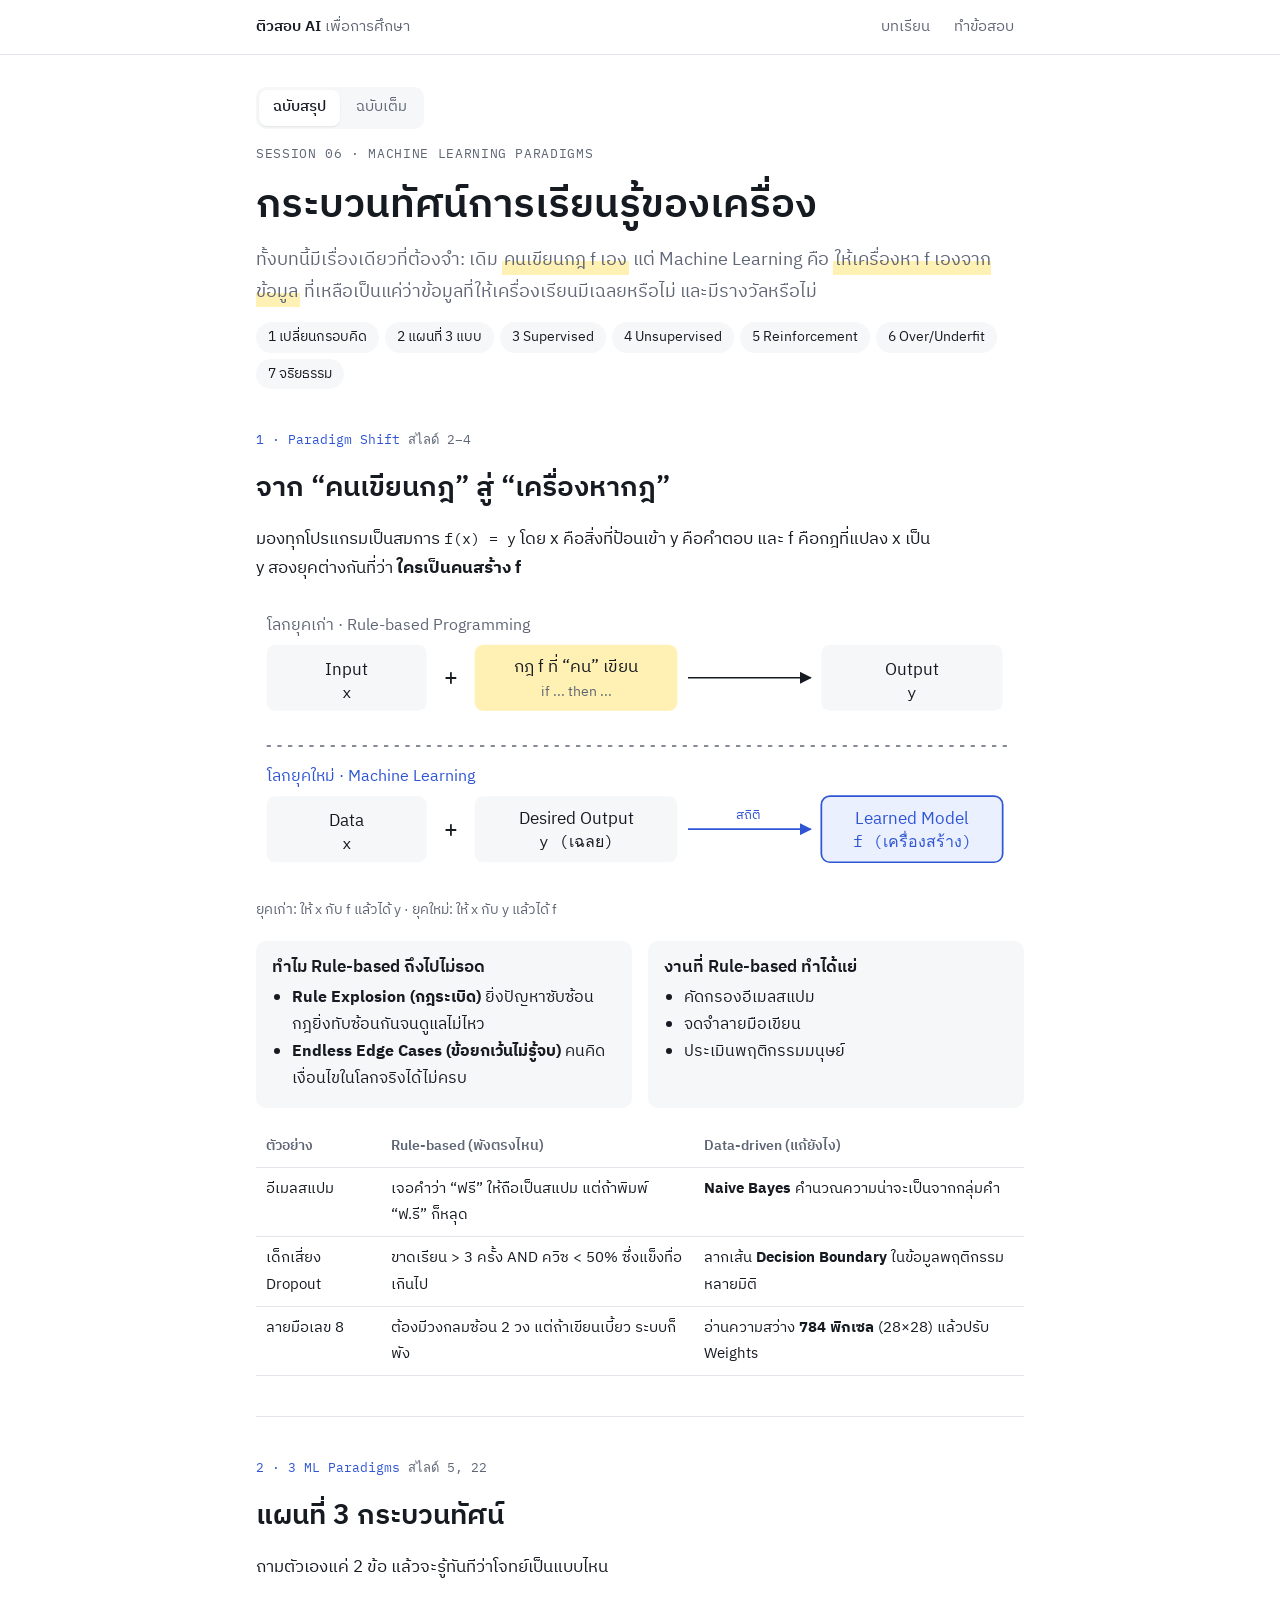
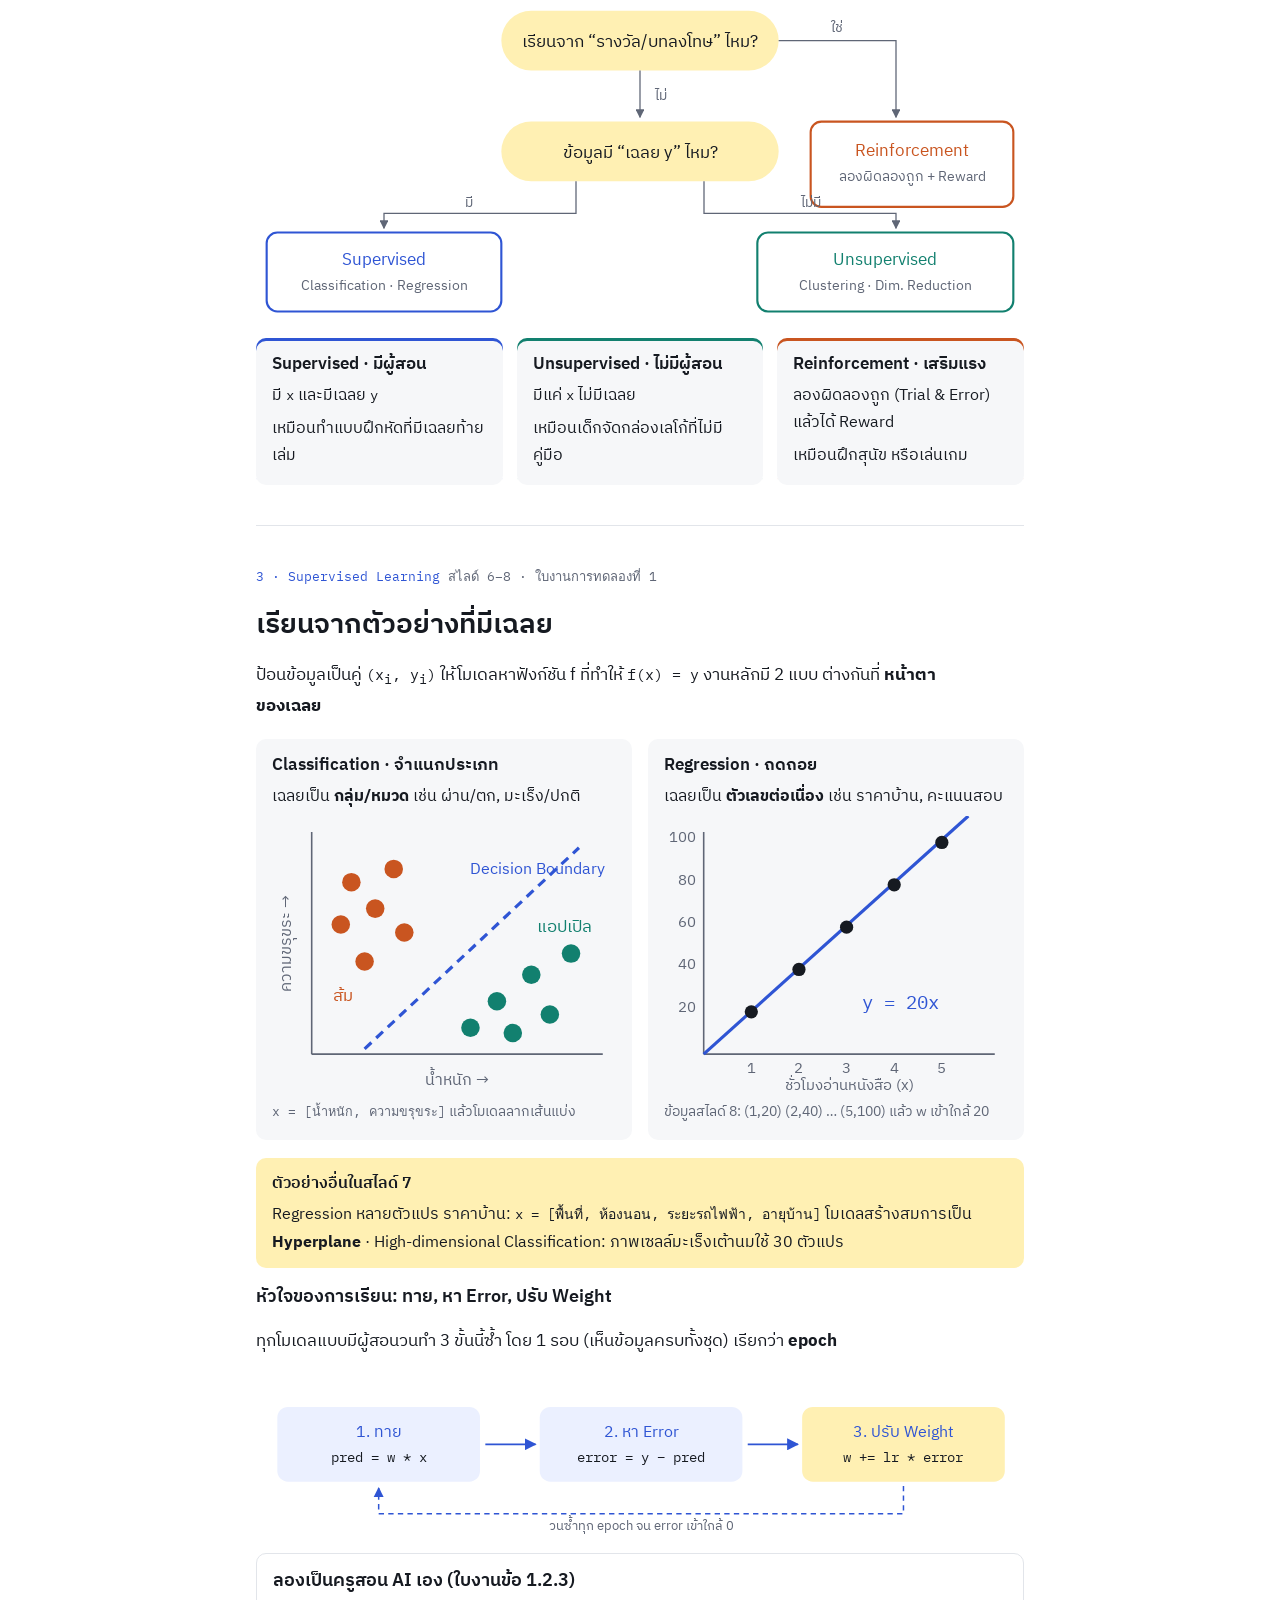
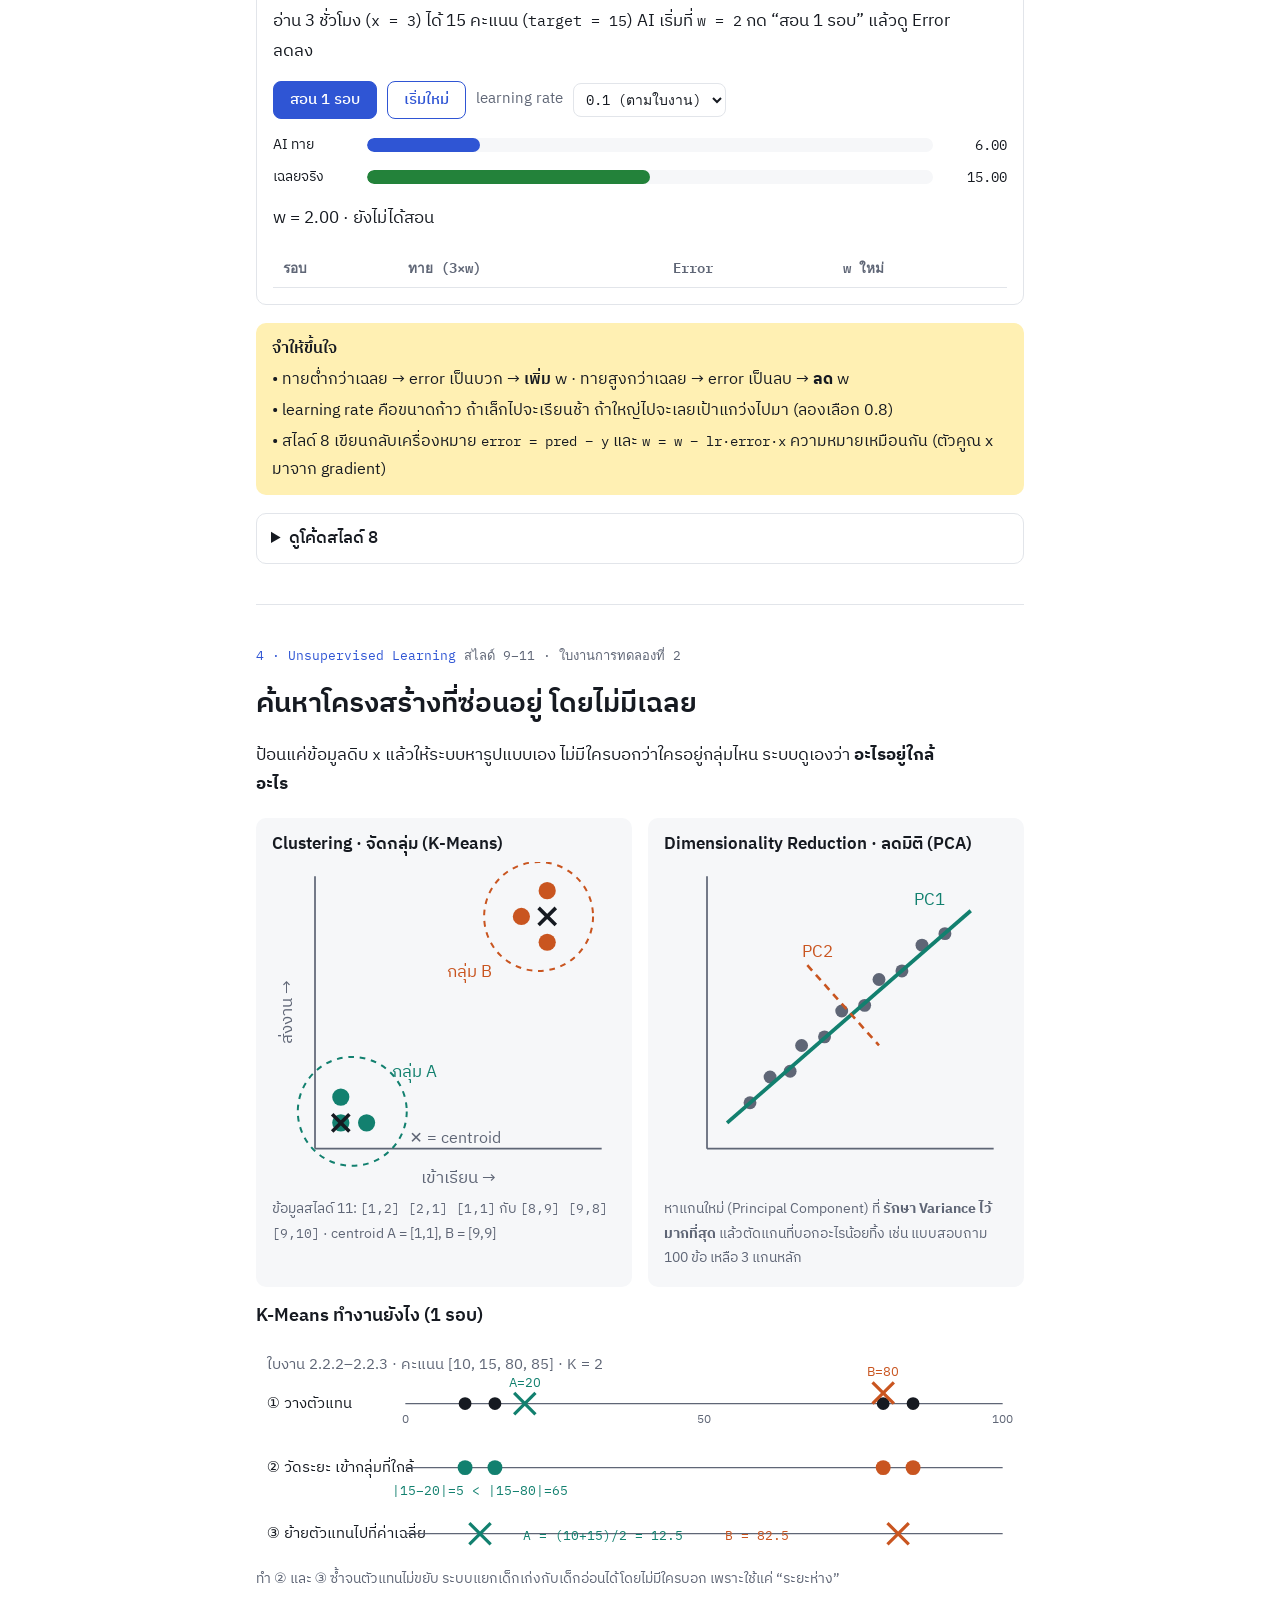
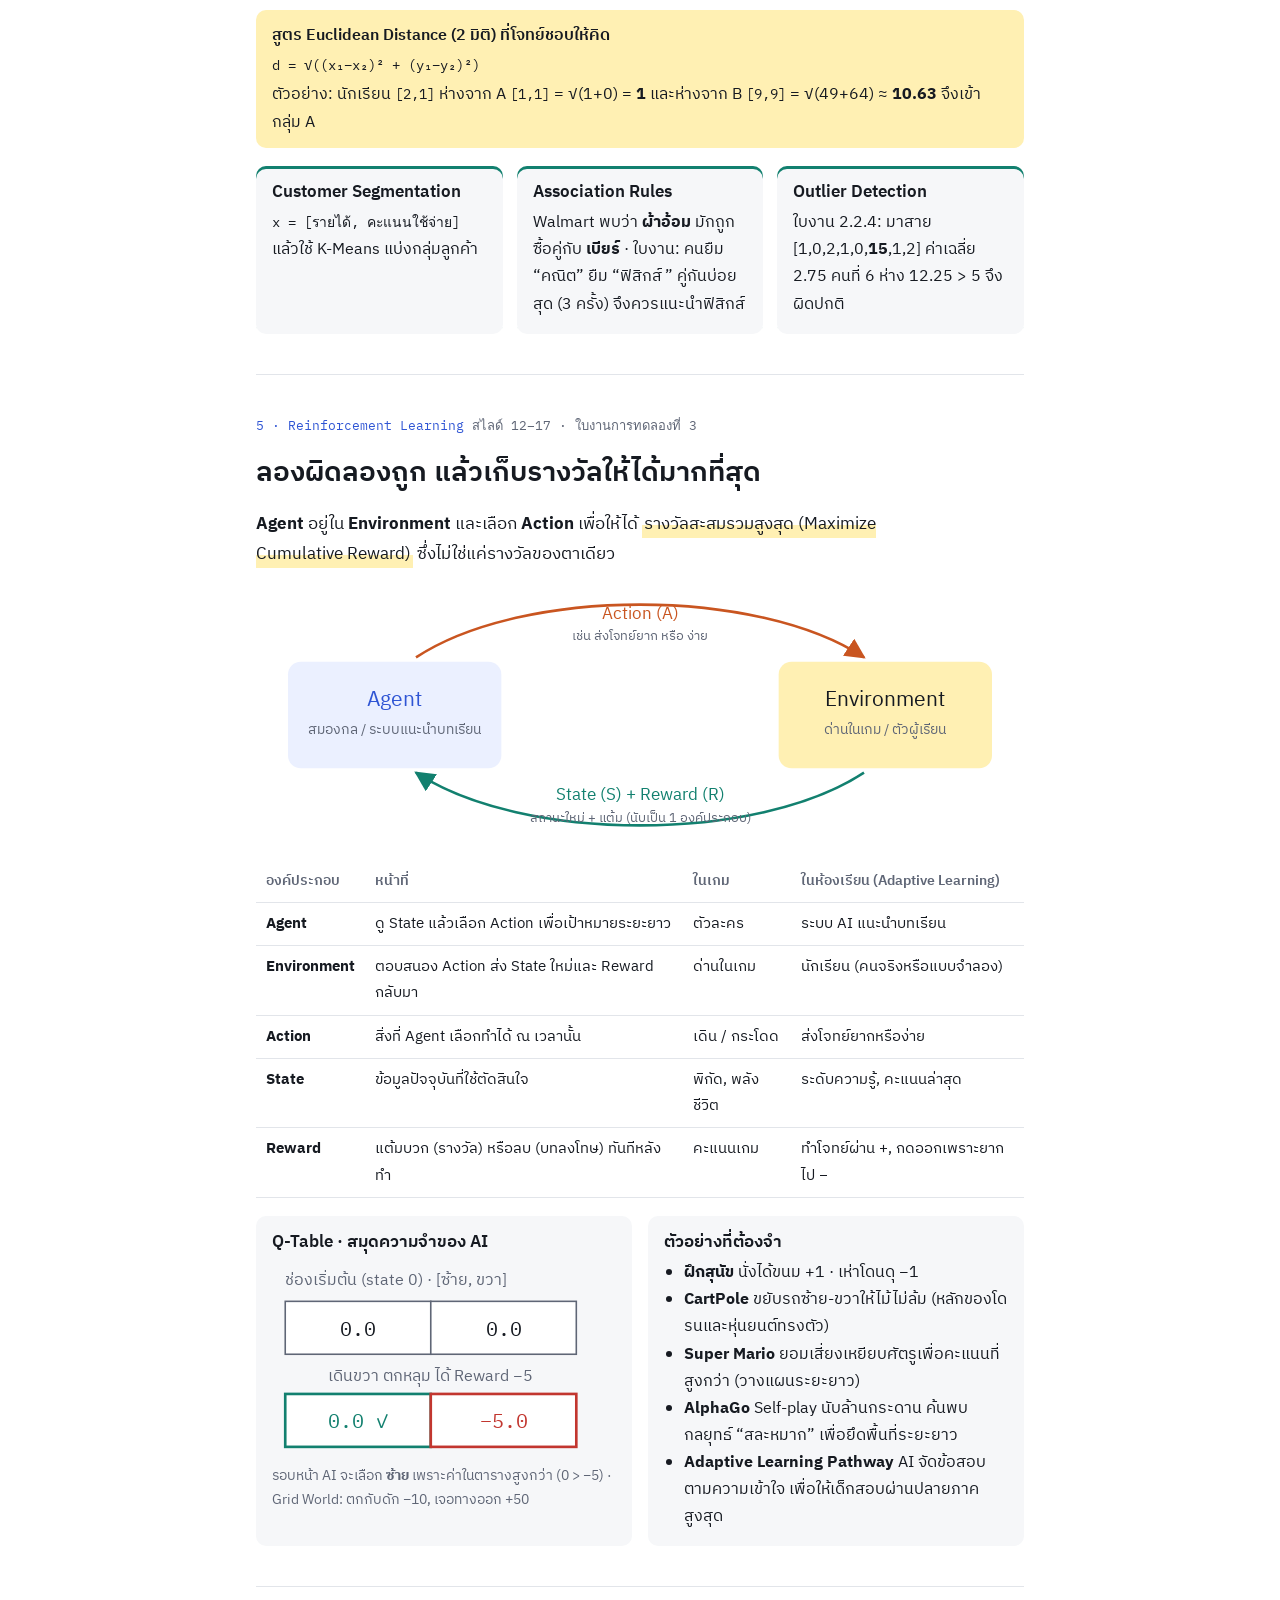
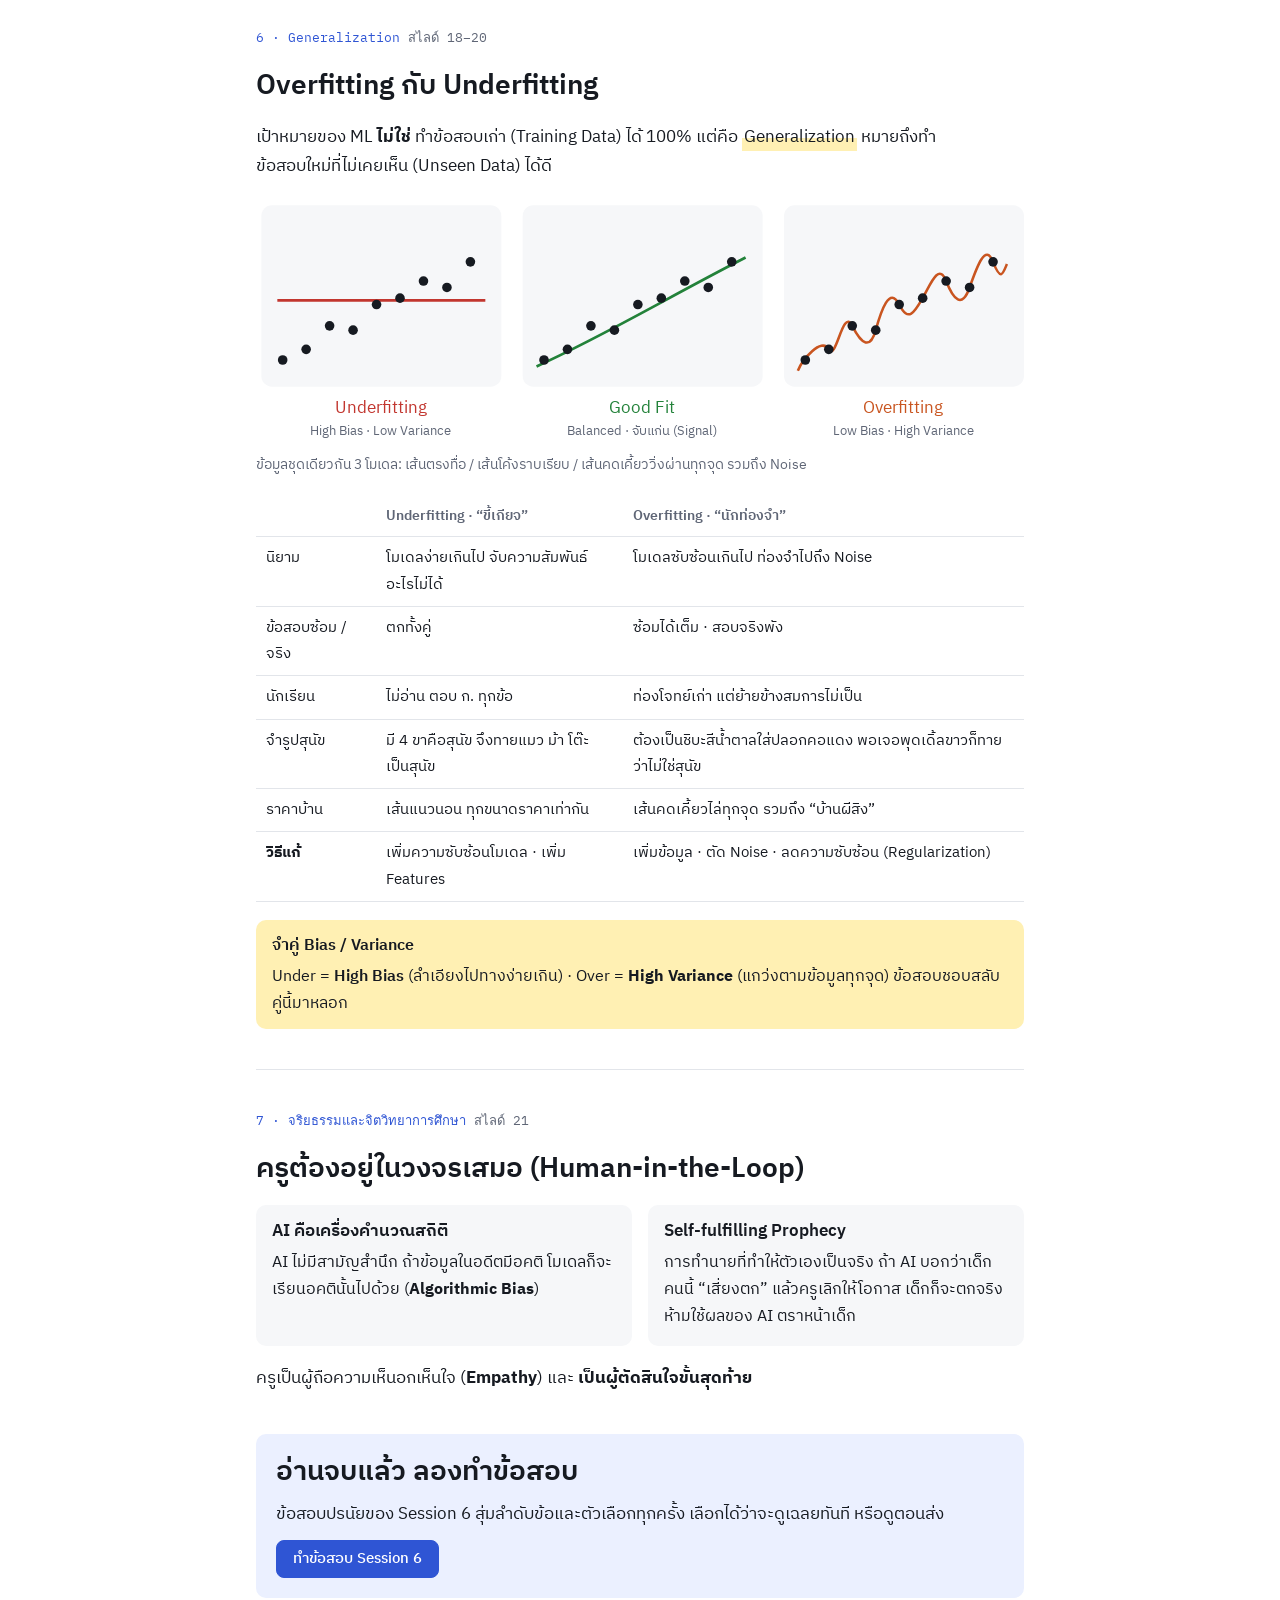
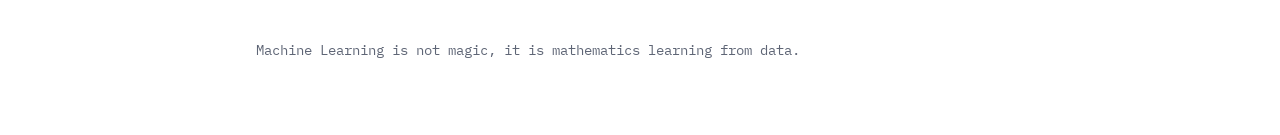
<file: sessions/s06.html>
<!doctype html>
<html lang="th">
<head>
<meta charset="utf-8">
<meta name="viewport" content="width=device-width, initial-scale=1, viewport-fit=cover">
<title>Session 06 · ML Paradigms</title>
<meta name="description" content="สรุป Session 6 กระบวนทัศน์การเรียนรู้ของเครื่อง พร้อมภาพประกอบ">
<link rel="preconnect" href="https://fonts.googleapis.com">
<link rel="preconnect" href="https://fonts.gstatic.com" crossorigin>
<link rel="stylesheet" href="https://fonts.googleapis.com/css2?family=IBM+Plex+Sans+Thai:wght@400;500;600&family=IBM+Plex+Mono:wght@400;500&display=swap">
<link rel="stylesheet" href="../assets/style.css">
</head>
<body>
<header class="topbar">
  <div class="topbar-inner">
    <a class="brand" href="../">ติวสอบ AI <span>เพื่อการศึกษา</span></a>
    <nav class="topnav" aria-label="เมนูหลัก">
      <a href="../">บทเรียน</a>
      <a href="../exam.html?s=06">ทำข้อสอบ</a>
    </nav>
  </div>
</header>

<main class="page">

<section class="hero">
  <nav class="seg" aria-label="รูปแบบเนื้อหา"><a href="s06.html" aria-current="page">ฉบับสรุป</a><a href="s06-full.html">ฉบับเต็ม</a></nav>
  <div class="eyebrow">Session 06 · Machine Learning Paradigms</div>
  <h1>กระบวนทัศน์การเรียนรู้ของเครื่อง</h1>
  <p class="lede">ทั้งบทนี้มีเรื่องเดียวที่ต้องจำ: เดิม <em class="hl">คนเขียนกฎ f เอง</em> แต่ Machine Learning คือ <em class="hl">ให้เครื่องหา f เองจากข้อมูล</em> ที่เหลือเป็นแค่ว่าข้อมูลที่ให้เครื่องเรียนมีเฉลยหรือไม่ และมีรางวัลหรือไม่</p>
  <nav class="toc" aria-label="สารบัญ">
    <a href="#shift">1 เปลี่ยนกรอบคิด</a>
    <a href="#map">2 แผนที่ 3 แบบ</a>
    <a href="#sup">3 Supervised</a>
    <a href="#uns">4 Unsupervised</a>
    <a href="#rl">5 Reinforcement</a>
    <a href="#fit">6 Over/Underfit</a>
    <a href="#ethics">7 จริยธรรม</a>
  </nav>
</section>

<!-- 1 -->
<section class="note" id="shift">
  <div class="sec-tag">1 · Paradigm Shift <span class="slide-ref">สไลด์ 2–4</span></div>
  <h2>จาก “คนเขียนกฎ” สู่ “เครื่องหากฎ”</h2>
  <p>มองทุกโปรแกรมเป็นสมการ <code>f(x) = y</code> โดย x คือสิ่งที่ป้อนเข้า y คือคำตอบ และ f คือกฎที่แปลง x เป็น y สองยุคต่างกันที่ว่า <b>ใครเป็นคนสร้าง f</b></p>

  <figure>
    <div class="art">
    <svg viewBox="0 0 720 270" role="img" aria-label="แผนภาพเปรียบเทียบ Rule-based กับ Machine Learning">
      <defs>
        <marker id="arr" viewBox="0 0 10 10" refX="9" refY="5" markerWidth="7" markerHeight="7" orient="auto"><path d="M0,0 L10,5 L0,10 z" class="f-ink"/></marker>
        <marker id="arrP" viewBox="0 0 10 10" refX="9" refY="5" markerWidth="7" markerHeight="7" orient="auto"><path d="M0,0 L10,5 L0,10 z" class="f-pen"/></marker>
      </defs>
      <text x="10" y="26" class="f-muted" font-size="15">โลกยุคเก่า · Rule-based Programming</text>
      <rect x="10" y="40" width="150" height="62" rx="8" class="f-surface"/>
      <text x="85" y="68" text-anchor="middle" class="f-ink" font-size="16">Input</text>
      <text x="85" y="90" text-anchor="middle" class="f-ink t-mono" font-size="15">x</text>
      <text x="183" y="78" text-anchor="middle" class="f-ink" font-size="22">+</text>
      <rect x="205" y="40" width="190" height="62" rx="8" class="f-hl"/>
      <text x="300" y="66" text-anchor="middle" class="f-ink" font-size="16">กฎ f ที่ “คน” เขียน</text>
      <text x="300" y="88" text-anchor="middle" class="f-muted" font-size="13">if ... then ...</text>
      <line x1="405" y1="71" x2="520" y2="71" class="s-ink" stroke-width="1.6" marker-end="url(#arr)"/>
      <rect x="530" y="40" width="170" height="62" rx="8" class="f-surface"/>
      <text x="615" y="68" text-anchor="middle" class="f-ink" font-size="16">Output</text>
      <text x="615" y="90" text-anchor="middle" class="f-ink t-mono" font-size="15">y</text>

      <line x1="10" y1="135" x2="710" y2="135" class="s-axis" stroke-dasharray="4 6"/>

      <text x="10" y="168" class="f-pen" font-size="15">โลกยุคใหม่ · Machine Learning</text>
      <rect x="10" y="182" width="150" height="62" rx="8" class="f-surface"/>
      <text x="85" y="210" text-anchor="middle" class="f-ink" font-size="16">Data</text>
      <text x="85" y="232" text-anchor="middle" class="f-ink t-mono" font-size="15">x</text>
      <text x="183" y="220" text-anchor="middle" class="f-ink" font-size="22">+</text>
      <rect x="205" y="182" width="190" height="62" rx="8" class="f-surface"/>
      <text x="300" y="208" text-anchor="middle" class="f-ink" font-size="16">Desired Output</text>
      <text x="300" y="230" text-anchor="middle" class="f-ink t-mono" font-size="15">y (เฉลย)</text>
      <line x1="405" y1="213" x2="520" y2="213" class="s-pen" stroke-width="1.6" marker-end="url(#arrP)"/>
      <text x="462" y="203" text-anchor="middle" class="f-pen" font-size="12">สถิติ</text>
      <rect x="530" y="182" width="170" height="62" rx="8" class="f-pensoft s-pen" stroke-width="1.6"/>
      <text x="615" y="208" text-anchor="middle" class="f-pen" font-size="16">Learned Model</text>
      <text x="615" y="230" text-anchor="middle" class="f-pen t-mono" font-size="15">f (เครื่องสร้าง)</text>
    </svg>
    </div>
    <figcaption>ยุคเก่า: ให้ x กับ f แล้วได้ y · ยุคใหม่: ให้ x กับ y แล้วได้ f</figcaption>
  </figure>

  <div class="grid2">
    <div class="card">
      <h3>ทำไม Rule-based ถึงไปไม่รอด</h3>
      <ul>
        <li><b>Rule Explosion (กฎระเบิด)</b> ยิ่งปัญหาซับซ้อน กฎยิ่งทับซ้อนกันจนดูแลไม่ไหว</li>
        <li><b>Endless Edge Cases (ข้อยกเว้นไม่รู้จบ)</b> คนคิดเงื่อนไขในโลกจริงได้ไม่ครบ</li>
      </ul>
    </div>
    <div class="card">
      <h3>งานที่ Rule-based ทำได้แย่</h3>
      <ul>
        <li>คัดกรองอีเมลสแปม</li>
        <li>จดจำลายมือเขียน</li>
        <li>ประเมินพฤติกรรมมนุษย์</li>
      </ul>
    </div>
  </div>

  <div class="tbl">
  <table>
    <thead><tr><th>ตัวอย่าง</th><th>Rule-based (พังตรงไหน)</th><th>Data-driven (แก้ยังไง)</th></tr></thead>
    <tbody>
      <tr><td>อีเมลสแปม</td><td>เจอคำว่า “ฟรี” ให้ถือเป็นสแปม แต่ถ้าพิมพ์ “ฟ.รี” ก็หลุด</td><td><b>Naive Bayes</b> คำนวณความน่าจะเป็นจากกลุ่มคำ</td></tr>
      <tr><td>เด็กเสี่ยง Dropout</td><td>ขาดเรียน &gt; 3 ครั้ง AND ควิซ &lt; 50% ซึ่งแข็งทื่อเกินไป</td><td>ลากเส้น <b>Decision Boundary</b> ในข้อมูลพฤติกรรมหลายมิติ</td></tr>
      <tr><td>ลายมือเลข 8</td><td>ต้องมีวงกลมซ้อน 2 วง แต่ถ้าเขียนเบี้ยว ระบบก็พัง</td><td>อ่านความสว่าง <b>784 พิกเซล</b> (28×28) แล้วปรับ Weights</td></tr>
    </tbody>
  </table>
  </div>
</section>

<!-- 2 -->
<section class="note" id="map">
  <div class="sec-tag">2 · 3 ML Paradigms <span class="slide-ref">สไลด์ 5, 22</span></div>
  <h2>แผนที่ 3 กระบวนทัศน์</h2>
  <p>ถามตัวเองแค่ 2 ข้อ แล้วจะรู้ทันทีว่าโจทย์เป็นแบบไหน</p>

  <figure>
    <div class="art">
    <svg viewBox="0 0 720 300" role="img" aria-label="ผังตัดสินใจเลือกกระบวนทัศน์">
      <defs>
        <marker id="arr2" viewBox="0 0 10 10" refX="9" refY="5" markerWidth="7" markerHeight="7" orient="auto"><path d="M0,0 L10,5 L0,10 z" class="f-muted"/></marker>
      </defs>
      <rect x="230" y="10" width="260" height="56" rx="28" class="f-hl"/>
      <text x="360" y="44" text-anchor="middle" class="f-ink" font-size="16">เรียนจาก “รางวัล/บทลงโทษ” ไหม?</text>

      <path d="M490 38 H600 V110" class="s-axis" marker-end="url(#arr2)"/>
      <text x="545" y="30" text-anchor="middle" class="f-muted" font-size="13">ใช่</text>
      <rect x="520" y="114" width="190" height="80" rx="10" class="f-bg s-B" stroke-width="2"/>
      <text x="615" y="146" text-anchor="middle" class="f-B" font-size="16">Reinforcement</text>
      <text x="615" y="170" text-anchor="middle" class="f-muted" font-size="13">ลองผิดลองถูก + Reward</text>

      <path d="M360 66 V110" class="s-axis" marker-end="url(#arr2)"/>
      <text x="374" y="94" class="f-muted" font-size="13">ไม่</text>
      <rect x="230" y="114" width="260" height="56" rx="28" class="f-hl"/>
      <text x="360" y="148" text-anchor="middle" class="f-ink" font-size="16">ข้อมูลมี “เฉลย y” ไหม?</text>

      <path d="M300 170 V200 H120 V214" class="s-axis" marker-end="url(#arr2)"/>
      <text x="200" y="194" text-anchor="middle" class="f-muted" font-size="13">มี</text>
      <rect x="10" y="218" width="220" height="74" rx="10" class="f-bg s-pen" stroke-width="2"/>
      <text x="120" y="248" text-anchor="middle" class="f-pen" font-size="16">Supervised</text>
      <text x="120" y="272" text-anchor="middle" class="f-muted" font-size="13">Classification · Regression</text>

      <path d="M420 170 V200 H600 V214" class="s-axis" marker-end="url(#arr2)"/>
      <text x="520" y="194" text-anchor="middle" class="f-muted" font-size="13">ไม่มี</text>
      <rect x="470" y="218" width="240" height="74" rx="10" class="f-bg s-A" stroke-width="2"/>
      <text x="590" y="248" text-anchor="middle" class="f-A" font-size="16">Unsupervised</text>
      <text x="590" y="272" text-anchor="middle" class="f-muted" font-size="13">Clustering · Dim. Reduction</text>
    </svg>
    </div>
  </figure>

  <div class="grid3">
    <div class="card sup">
      <h3>Supervised · มีผู้สอน</h3>
      <p>มี <code>x</code> และมีเฉลย <code>y</code></p>
      <p>เหมือนทำแบบฝึกหัดที่มีเฉลยท้ายเล่ม</p>
    </div>
    <div class="card uns">
      <h3>Unsupervised · ไม่มีผู้สอน</h3>
      <p>มีแค่ <code>x</code> ไม่มีเฉลย</p>
      <p>เหมือนเด็กจัดกล่องเลโก้ที่ไม่มีคู่มือ</p>
    </div>
    <div class="card rl">
      <h3>Reinforcement · เสริมแรง</h3>
      <p>ลองผิดลองถูก (Trial &amp; Error) แล้วได้ Reward</p>
      <p>เหมือนฝึกสุนัข หรือเล่นเกม</p>
    </div>
  </div>
</section>

<!-- 3 -->
<section class="note" id="sup">
  <div class="sec-tag">3 · Supervised Learning <span class="slide-ref">สไลด์ 6–8 · ใบงานการทดลองที่ 1</span></div>
  <h2>เรียนจากตัวอย่างที่มีเฉลย</h2>
  <p>ป้อนข้อมูลเป็นคู่ <code>(x<sub>i</sub>, y<sub>i</sub>)</code> ให้โมเดลหาฟังก์ชัน f ที่ทำให้ <code>f(x) = y</code> งานหลักมี 2 แบบ ต่างกันที่ <b>หน้าตาของเฉลย</b></p>

  <div class="grid2">
    <figure class="card">
      <h3>Classification · จำแนกประเภท</h3>
      <p>เฉลยเป็น <b>กลุ่ม/หมวด</b> เช่น ผ่าน/ตก, มะเร็ง/ปกติ</p>
      <svg viewBox="0 0 260 210" role="img" aria-label="กราฟแยกส้มกับแอปเปิลด้วยเส้น Decision Boundary">
        <path d="M30 180 H250 M30 180 V12" class="s-axis"/>
        <text x="140" y="203" text-anchor="middle" class="f-muted" font-size="12">น้ำหนัก →</text>
        <text x="14" y="96" text-anchor="middle" class="f-muted" font-size="12" transform="rotate(-90 14 96)">ความขรุขระ →</text>
        <g class="f-B">
          <circle cx="60" cy="50" r="7"/><circle cx="78" cy="70" r="7"/><circle cx="52" cy="82" r="7"/><circle cx="92" cy="40" r="7"/><circle cx="100" cy="88" r="7"/><circle cx="70" cy="110" r="7"/>
        </g>
        <g class="f-A">
          <circle cx="170" cy="140" r="7"/><circle cx="196" cy="120" r="7"/><circle cx="210" cy="150" r="7"/><circle cx="150" cy="160" r="7"/><circle cx="226" cy="104" r="7"/><circle cx="182" cy="164" r="7"/>
        </g>
        <path d="M70 176 L232 24" class="s-pen" stroke-width="2.4" stroke-dasharray="7 5"/>
        <text x="150" y="44" class="f-pen" font-size="12">Decision Boundary</text>
        <text x="46" y="140" class="f-B" font-size="13">ส้ม</text>
        <text x="200" y="88" class="f-A" font-size="13">แอปเปิล</text>
      </svg>
      <figcaption><code>x = [น้ำหนัก, ความขรุขระ]</code> แล้วโมเดลลากเส้นแบ่ง</figcaption>
    </figure>

    <figure class="card">
      <h3>Regression · ถดถอย</h3>
      <p>เฉลยเป็น <b>ตัวเลขต่อเนื่อง</b> เช่น ราคาบ้าน, คะแนนสอบ</p>
      <svg viewBox="0 0 260 210" role="img" aria-label="กราฟเส้นตรง y = 20x ทำนายคะแนนจากชั่วโมงอ่าน">
        <path d="M30 180 H250 M30 180 V12" class="s-axis"/>
        <g class="f-muted" font-size="11">
          <text x="66" y="194" text-anchor="middle">1</text><text x="102" y="194" text-anchor="middle">2</text><text x="138" y="194" text-anchor="middle">3</text><text x="174" y="194" text-anchor="middle">4</text><text x="210" y="194" text-anchor="middle">5</text>
          <text x="24" y="148" text-anchor="end">20</text><text x="24" y="116" text-anchor="end">40</text><text x="24" y="84" text-anchor="end">60</text><text x="24" y="52" text-anchor="end">80</text><text x="24" y="20" text-anchor="end">100</text>
        </g>
        <line x1="30" y1="180" x2="230" y2="0" class="s-pen" stroke-width="2.4"/>
        <g class="f-ink">
          <circle cx="66" cy="148" r="5"/><circle cx="102" cy="116" r="5"/><circle cx="138" cy="84" r="5"/><circle cx="174" cy="52" r="5"/><circle cx="210" cy="20" r="5"/>
        </g>
        <text x="150" y="146" class="f-pen t-mono" font-size="14">y = 20x</text>
        <text x="140" y="207" text-anchor="middle" class="f-muted" font-size="11">ชั่วโมงอ่านหนังสือ (x)</text>
      </svg>
      <figcaption>ข้อมูลสไลด์ 8: (1,20) (2,40) … (5,100) แล้ว w เข้าใกล้ 20</figcaption>
    </figure>
  </div>

  <div class="memo">
    <b>ตัวอย่างอื่นในสไลด์ 7</b>
    <span>Regression หลายตัวแปร ราคาบ้าน: <code>x = [พื้นที่, ห้องนอน, ระยะรถไฟฟ้า, อายุบ้าน]</code> โมเดลสร้างสมการเป็น <b>Hyperplane</b> · High-dimensional Classification: ภาพเซลล์มะเร็งเต้านมใช้ 30 ตัวแปร</span>
  </div>

  <h3>หัวใจของการเรียน: ทาย, หา Error, ปรับ Weight</h3>
  <p>ทุกโมเดลแบบมีผู้สอนวนทำ 3 ขั้นนี้ซ้ำ โดย 1 รอบ (เห็นข้อมูลครบทั้งชุด) เรียกว่า <b>epoch</b></p>

  <figure>
    <div class="art">
    <svg viewBox="0 0 720 150" role="img" aria-label="วงจรทาย หา error ปรับ weight">
      <defs><marker id="arr3" viewBox="0 0 10 10" refX="9" refY="5" markerWidth="7" markerHeight="7" orient="auto"><path d="M0,0 L10,5 L0,10 z" class="f-pen"/></marker></defs>
      <rect x="20" y="30" width="190" height="70" rx="10" class="f-pensoft"/>
      <text x="115" y="58" text-anchor="middle" class="f-pen" font-size="15">1. ทาย</text>
      <text x="115" y="82" text-anchor="middle" class="f-ink t-mono" font-size="13">pred = w * x</text>
      <line x1="215" y1="65" x2="262" y2="65" class="s-pen" stroke-width="1.6" marker-end="url(#arr3)"/>
      <rect x="266" y="30" width="190" height="70" rx="10" class="f-pensoft"/>
      <text x="361" y="58" text-anchor="middle" class="f-pen" font-size="15">2. หา Error</text>
      <text x="361" y="82" text-anchor="middle" class="f-ink t-mono" font-size="13">error = y − pred</text>
      <line x1="461" y1="65" x2="508" y2="65" class="s-pen" stroke-width="1.6" marker-end="url(#arr3)"/>
      <rect x="512" y="30" width="190" height="70" rx="10" class="f-hl"/>
      <text x="607" y="58" text-anchor="middle" class="f-pen" font-size="15">3. ปรับ Weight</text>
      <text x="607" y="82" text-anchor="middle" class="f-ink t-mono" font-size="13">w += lr * error</text>
      <path d="M607 104 V130 H115 V106" class="s-pen" stroke-width="1.4" stroke-dasharray="5 4" marker-end="url(#arr3)"/>
      <text x="361" y="145" text-anchor="middle" class="f-muted" font-size="12">วนซ้ำทุก epoch จน error เข้าใกล้ 0</text>
    </svg>
    </div>
  </figure>

  <div class="trainer" aria-live="polite">
    <h3>ลองเป็นครูสอน AI เอง (ใบงานข้อ 1.2.3)</h3>
    <p>อ่าน 3 ชั่วโมง (<code>x = 3</code>) ได้ 15 คะแนน (<code>target = 15</code>) AI เริ่มที่ <code>w = 2</code> กด “สอน 1 รอบ” แล้วดู Error ลดลง</p>
    <div class="btn-row">
      <button id="btnStep" type="button" class="btn">สอน 1 รอบ</button>
      <button id="btnReset" type="button" class="btn ghost">เริ่มใหม่</button>
      <label for="lrSel">learning rate</label>
      <select id="lrSel">
        <option value="0.1" selected>0.1 (ตามใบงาน)</option>
        <option value="0.3">0.3</option>
        <option value="0.8">0.8 (ใหญ่ไป)</option>
      </select>
    </div>
    <div class="bars">
      <div class="bar-row"><span>AI ทาย</span><div class="bar-track"><div class="bar-fill pred" id="barPred"></div></div><span class="num" id="numPred">6.00</span></div>
      <div class="bar-row"><span>เฉลยจริง</span><div class="bar-track"><div class="bar-fill target" style="width:50%"></div></div><span class="num">15.00</span></div>
    </div>
    <p class="status" id="status">w = 2.00 · ยังไม่ได้สอน</p>
    <div class="log tbl">
      <table>
        <thead><tr><th>รอบ</th><th>ทาย (3×w)</th><th>Error</th><th>w ใหม่</th></tr></thead>
        <tbody id="logBody"></tbody>
      </table>
    </div>
  </div>

  <div class="memo">
    <b>จำให้ขึ้นใจ</b>
    <span>• ทายต่ำกว่าเฉลย → error เป็นบวก → <b>เพิ่ม</b> w · ทายสูงกว่าเฉลย → error เป็นลบ → <b>ลด</b> w</span>
    <span>• learning rate คือขนาดก้าว ถ้าเล็กไปจะเรียนช้า ถ้าใหญ่ไปจะเลยเป้าแกว่งไปมา (ลองเลือก 0.8)</span>
    <span>• สไลด์ 8 เขียนกลับเครื่องหมาย <code>error = pred − y</code> และ <code>w = w − lr·error·x</code> ความหมายเหมือนกัน (ตัวคูณ x มาจาก gradient)</span>
  </div>

  <details class="fold">
    <summary>ดูโค้ดสไลด์ 8</summary>
<pre class="code">data = [(1, 20), (2, 40), (3, 60), (4, 80), (5, 100)]
w = 0.0 ; learning_rate = 0.01

for epoch in range(100):
  for x, y_true in data:
      y_pred = w * x                         <span class="c"># 1. ทาย</span>
      error = y_pred - y_true                <span class="c"># 2. หา Error</span>
      w = w - (learning_rate * error * x)    <span class="c"># 3. ปรับ Weight</span>

<span class="c"># ผลลัพธ์: w เข้าใกล้ 20.0 (สูตร y = 20 * x)</span></pre>
  </details>
</section>

<!-- 4 -->
<section class="note" id="uns">
  <div class="sec-tag">4 · Unsupervised Learning <span class="slide-ref">สไลด์ 9–11 · ใบงานการทดลองที่ 2</span></div>
  <h2>ค้นหาโครงสร้างที่ซ่อนอยู่ โดยไม่มีเฉลย</h2>
  <p>ป้อนแค่ข้อมูลดิบ <code>x</code> แล้วให้ระบบหารูปแบบเอง ไม่มีใครบอกว่าใครอยู่กลุ่มไหน ระบบดูเองว่า <b>อะไรอยู่ใกล้อะไร</b></p>

  <div class="grid2">
    <figure class="card">
      <h3>Clustering · จัดกลุ่ม (K-Means)</h3>
      <svg viewBox="0 0 240 230" role="img" aria-label="กราฟ K-Means จัดนักเรียน 6 คนเป็น 2 กลุ่ม">
        <path d="M30 200 H230 M30 200 V10" class="s-axis"/>
        <text x="130" y="224" text-anchor="middle" class="f-muted" font-size="12">เข้าเรียน →</text>
        <text x="14" y="105" text-anchor="middle" class="f-muted" font-size="12" transform="rotate(-90 14 105)">ส่งงาน →</text>
        <circle cx="56" cy="174" r="38" class="s-A" stroke-width="1.4" stroke-dasharray="4 4"/>
        <circle cx="186" cy="38" r="38" class="s-B" stroke-width="1.4" stroke-dasharray="4 4"/>
        <g class="f-A"><circle cx="48" cy="164" r="6"/><circle cx="66" cy="182" r="6"/><circle cx="48" cy="182" r="6"/></g>
        <g class="f-B"><circle cx="174" cy="38" r="6"/><circle cx="192" cy="56" r="6"/><circle cx="192" cy="20" r="6"/></g>
        <path d="M42 176 l12 12 M54 176 l-12 12" class="s-ink" stroke-width="2.5"/>
        <path d="M186 32 l12 12 M198 32 l-12 12" class="s-ink" stroke-width="2.5"/>
        <text x="84" y="150" class="f-A" font-size="12">กลุ่ม A</text>
        <text x="122" y="80" class="f-B" font-size="12">กลุ่ม B</text>
        <text x="96" y="196" class="f-muted" font-size="11">✕ = centroid</text>
      </svg>
      <figcaption>ข้อมูลสไลด์ 11: <code>[1,2] [2,1] [1,1]</code> กับ <code>[8,9] [9,8] [9,10]</code> · centroid A = [1,1], B = [9,9]</figcaption>
    </figure>

    <figure class="card">
      <h3>Dimensionality Reduction · ลดมิติ (PCA)</h3>
      <svg viewBox="0 0 240 230" role="img" aria-label="PCA หาแกนใหม่ที่ข้อมูลกระจายมากที่สุด">
        <path d="M30 200 H230 M30 200 V10" class="s-axis"/>
        <g class="f-muted">
          <circle cx="60" cy="168" r="4.5"/><circle cx="74" cy="150" r="4.5"/><circle cx="88" cy="146" r="4.5"/><circle cx="96" cy="128" r="4.5"/><circle cx="112" cy="122" r="4.5"/><circle cx="124" cy="104" r="4.5"/><circle cx="140" cy="100" r="4.5"/><circle cx="150" cy="82" r="4.5"/><circle cx="166" cy="76" r="4.5"/><circle cx="180" cy="58" r="4.5"/><circle cx="196" cy="50" r="4.5"/>
        </g>
        <line x1="44" y1="182" x2="214" y2="34" class="s-A" stroke-width="2.6"/>
        <text x="196" y="30" class="f-A" font-size="12" text-anchor="end">PC1</text>
        <line x1="100" y1="72" x2="150" y2="128" class="s-B" stroke-width="1.8" stroke-dasharray="5 4"/>
        <text x="96" y="66" class="f-B" font-size="12">PC2</text>
      </svg>
      <figcaption>หาแกนใหม่ (Principal Component) ที่ <b>รักษา Variance ไว้มากที่สุด</b> แล้วตัดแกนที่บอกอะไรน้อยทิ้ง เช่น แบบสอบถาม 100 ข้อ เหลือ 3 แกนหลัก</figcaption>
    </figure>
  </div>

  <h3>K-Means ทำงานยังไง (1 รอบ)</h3>
  <figure>
    <div class="art">
    <svg viewBox="0 0 720 200" role="img" aria-label="K-Means 1 มิติ คะแนน 10 15 80 85">
      <text x="10" y="22" class="f-muted" font-size="14">ใบงาน 2.2.2–2.2.3 · คะแนน [10, 15, 80, 85] · K = 2</text>
      <text x="10" y="58" class="f-ink" font-size="14">① วางตัวแทน</text>
      <line x1="140" y1="54" x2="700" y2="54" class="s-axis"/>
      <g class="f-muted" font-size="11" text-anchor="middle"><text x="140" y="72">0</text><text x="420" y="72">50</text><text x="700" y="72">100</text></g>
      <g class="f-ink"><circle cx="196" cy="54" r="6"/><circle cx="224" cy="54" r="6"/><circle cx="588" cy="54" r="6"/><circle cx="616" cy="54" r="6"/></g>
      <path d="M242 44 l20 20 M262 44 l-20 20" class="s-A" stroke-width="3"/>
      <path d="M578 34 l20 20 M598 34 l-20 20" class="s-B" stroke-width="3"/>
      <text x="252" y="38" text-anchor="middle" class="f-A" font-size="12">A=20</text>
      <text x="588" y="28" text-anchor="middle" class="f-B" font-size="12">B=80</text>

      <text x="10" y="118" class="f-ink" font-size="14">② วัดระยะ เข้ากลุ่มที่ใกล้</text>
      <line x1="140" y1="114" x2="700" y2="114" class="s-axis"/>
      <g class="f-A"><circle cx="196" cy="114" r="7"/><circle cx="224" cy="114" r="7"/></g>
      <g class="f-B"><circle cx="588" cy="114" r="7"/><circle cx="616" cy="114" r="7"/></g>
      <text x="210" y="140" text-anchor="middle" class="f-A t-mono" font-size="12">|15−20|=5 &lt; |15−80|=65</text>

      <text x="10" y="180" class="f-ink" font-size="14">③ ย้ายตัวแทนไปที่ค่าเฉลี่ย</text>
      <line x1="140" y1="176" x2="700" y2="176" class="s-axis"/>
      <path d="M200 166 l20 20 M220 166 l-20 20" class="s-A" stroke-width="3"/>
      <path d="M592 166 l20 20 M612 166 l-20 20" class="s-B" stroke-width="3"/>
      <text x="250" y="182" class="f-A t-mono" font-size="12">A = (10+15)/2 = 12.5</text>
      <text x="440" y="182" class="f-B t-mono" font-size="12">B = 82.5</text>
    </svg>
    </div>
    <figcaption>ทำ ② และ ③ ซ้ำจนตัวแทนไม่ขยับ ระบบแยกเด็กเก่งกับเด็กอ่อนได้โดยไม่มีใครบอก เพราะใช้แค่ “ระยะห่าง”</figcaption>
  </figure>

  <div class="memo">
    <b>สูตร Euclidean Distance (2 มิติ) ที่โจทย์ชอบให้คิด</b>
    <span class="mono">d = √((x₁−x₂)² + (y₁−y₂)²)</span>
    <span>ตัวอย่าง: นักเรียน <code>[2,1]</code> ห่างจาก A <code>[1,1]</code> = √(1+0) = <b>1</b> และห่างจาก B <code>[9,9]</code> = √(49+64) ≈ <b>10.63</b> จึงเข้ากลุ่ม A</span>
  </div>

  <div class="grid3">
    <div class="card uns">
      <h3>Customer Segmentation</h3>
      <p><code>x = [รายได้, คะแนนใช้จ่าย]</code> แล้วใช้ K-Means แบ่งกลุ่มลูกค้า</p>
    </div>
    <div class="card uns">
      <h3>Association Rules</h3>
      <p>Walmart พบว่า <b>ผ้าอ้อม</b> มักถูกซื้อคู่กับ <b>เบียร์</b> · ใบงาน: คนยืม “คณิต” ยืม “ฟิสิกส์” คู่กันบ่อยสุด (3 ครั้ง) จึงควรแนะนำฟิสิกส์</p>
    </div>
    <div class="card uns">
      <h3>Outlier Detection</h3>
      <p>ใบงาน 2.2.4: มาสาย [1,0,2,1,0,<b>15</b>,1,2] ค่าเฉลี่ย 2.75 คนที่ 6 ห่าง 12.25 &gt; 5 จึงผิดปกติ</p>
    </div>
  </div>
</section>

<!-- 5 -->
<section class="note" id="rl">
  <div class="sec-tag">5 · Reinforcement Learning <span class="slide-ref">สไลด์ 12–17 · ใบงานการทดลองที่ 3</span></div>
  <h2>ลองผิดลองถูก แล้วเก็บรางวัลให้ได้มากที่สุด</h2>
  <p><b>Agent</b> อยู่ใน <b>Environment</b> และเลือก <b>Action</b> เพื่อให้ได้ <em class="hl">รางวัลสะสมรวมสูงสุด (Maximize Cumulative Reward)</em> ซึ่งไม่ใช่แค่รางวัลของตาเดียว</p>

  <figure>
    <div class="art">
    <svg viewBox="0 0 720 240" role="img" aria-label="วงจร Agent Environment Action State Reward">
      <defs>
        <marker id="arrB" viewBox="0 0 10 10" refX="9" refY="5" markerWidth="8" markerHeight="8" orient="auto"><path d="M0,0 L10,5 L0,10 z" class="f-B"/></marker>
        <marker id="arrA" viewBox="0 0 10 10" refX="9" refY="5" markerWidth="8" markerHeight="8" orient="auto"><path d="M0,0 L10,5 L0,10 z" class="f-A"/></marker>
      </defs>
      <rect x="30" y="70" width="200" height="100" rx="12" class="f-pensoft"/>
      <text x="130" y="112" text-anchor="middle" class="f-pen" font-size="20">Agent</text>
      <text x="130" y="138" text-anchor="middle" class="f-muted" font-size="13">สมองกล / ระบบแนะนำบทเรียน</text>
      <rect x="490" y="70" width="200" height="100" rx="12" class="f-hl"/>
      <text x="590" y="112" text-anchor="middle" class="f-ink" font-size="20">Environment</text>
      <text x="590" y="138" text-anchor="middle" class="f-muted" font-size="13">ด่านในเกม / ตัวผู้เรียน</text>
      <path d="M150 66 C 250 0, 470 0, 570 66" class="s-B" stroke-width="2.4" marker-end="url(#arrB)"/>
      <text x="360" y="30" text-anchor="middle" class="f-B" font-size="16">Action (A)</text>
      <text x="360" y="50" text-anchor="middle" class="f-muted" font-size="12">เช่น ส่งโจทย์ยาก หรือ ง่าย</text>
      <path d="M570 174 C 470 240, 250 240, 150 174" class="s-A" stroke-width="2.4" marker-end="url(#arrA)"/>
      <text x="360" y="200" text-anchor="middle" class="f-A" font-size="16">State (S) + Reward (R)</text>
      <text x="360" y="220" text-anchor="middle" class="f-muted" font-size="12">สถานะใหม่ + แต้ม (นับเป็น 1 องค์ประกอบ)</text>
    </svg>
    </div>
  </figure>

  <div class="tbl">
  <table>
    <thead><tr><th>องค์ประกอบ</th><th>หน้าที่</th><th>ในเกม</th><th>ในห้องเรียน (Adaptive Learning)</th></tr></thead>
    <tbody>
      <tr><td><b>Agent</b></td><td>ดู State แล้วเลือก Action เพื่อเป้าหมายระยะยาว</td><td>ตัวละคร</td><td>ระบบ AI แนะนำบทเรียน</td></tr>
      <tr><td><b>Environment</b></td><td>ตอบสนอง Action ส่ง State ใหม่และ Reward กลับมา</td><td>ด่านในเกม</td><td>นักเรียน (คนจริงหรือแบบจำลอง)</td></tr>
      <tr><td><b>Action</b></td><td>สิ่งที่ Agent เลือกทำได้ ณ เวลานั้น</td><td>เดิน / กระโดด</td><td>ส่งโจทย์ยากหรือง่าย</td></tr>
      <tr><td><b>State</b></td><td>ข้อมูลปัจจุบันที่ใช้ตัดสินใจ</td><td>พิกัด, พลังชีวิต</td><td>ระดับความรู้, คะแนนล่าสุด</td></tr>
      <tr><td><b>Reward</b></td><td>แต้มบวก (รางวัล) หรือลบ (บทลงโทษ) ทันทีหลังทำ</td><td>คะแนนเกม</td><td>ทำโจทย์ผ่าน +, กดออกเพราะยากไป −</td></tr>
    </tbody>
  </table>
  </div>

  <div class="grid2">
    <figure class="card">
      <h3>Q-Table · สมุดความจำของ AI</h3>
      <svg viewBox="0 0 260 150" role="img" aria-label="ตาราง Q ก่อนและหลังได้ reward -5">
        <text x="10" y="20" class="f-muted" font-size="12">ช่องเริ่มต้น (state 0) · [ซ้าย, ขวา]</text>
        <rect x="10" y="32" width="110" height="40" class="f-bg s-axis"/><rect x="120" y="32" width="110" height="40" class="f-bg s-axis"/>
        <text x="65" y="58" text-anchor="middle" class="f-ink t-mono" font-size="15">0.0</text>
        <text x="175" y="58" text-anchor="middle" class="f-ink t-mono" font-size="15">0.0</text>
        <text x="120" y="92" text-anchor="middle" class="f-muted" font-size="12">เดินขวา ตกหลุม ได้ Reward −5</text>
        <rect x="10" y="102" width="110" height="40" class="f-bg s-A" stroke-width="2"/><rect x="120" y="102" width="110" height="40" class="f-bg s-bad" stroke-width="2"/>
        <text x="65" y="128" text-anchor="middle" class="f-A t-mono" font-size="15">0.0 ✓</text>
        <text x="175" y="128" text-anchor="middle" class="f-bad t-mono" font-size="15">−5.0</text>
      </svg>
      <figcaption>รอบหน้า AI จะเลือก <b>ซ้าย</b> เพราะค่าในตารางสูงกว่า (0 &gt; −5) · Grid World: ตกกับดัก −10, เจอทางออก +50</figcaption>
    </figure>
    <div class="card">
      <h3>ตัวอย่างที่ต้องจำ</h3>
      <ul>
        <li><b>ฝึกสุนัข</b> นั่งได้ขนม +1 · เห่าโดนดุ −1</li>
        <li><b>CartPole</b> ขยับรถซ้าย-ขวาให้ไม้ไม่ล้ม (หลักของโดรนและหุ่นยนต์ทรงตัว)</li>
        <li><b>Super Mario</b> ยอมเสี่ยงเหยียบศัตรูเพื่อคะแนนที่สูงกว่า (วางแผนระยะยาว)</li>
        <li><b>AlphaGo</b> Self-play นับล้านกระดาน ค้นพบกลยุทธ์ “สละหมาก” เพื่อยึดพื้นที่ระยะยาว</li>
        <li><b>Adaptive Learning Pathway</b> AI จัดข้อสอบตามความเข้าใจ เพื่อให้เด็กสอบผ่านปลายภาคสูงสุด</li>
      </ul>
    </div>
  </div>
</section>

<!-- 6 -->
<section class="note" id="fit">
  <div class="sec-tag">6 · Generalization <span class="slide-ref">สไลด์ 18–20</span></div>
  <h2>Overfitting กับ Underfitting</h2>
  <p>เป้าหมายของ ML <b>ไม่ใช่</b> ทำข้อสอบเก่า (Training Data) ได้ 100% แต่คือ <em class="hl">Generalization</em> หมายถึงทำข้อสอบใหม่ที่ไม่เคยเห็น (Unseen Data) ได้ดี</p>

  <figure>
    <div class="art">
    <svg viewBox="0 0 720 230" role="img" aria-label="กราฟ 3 แบบ underfit good fit overfit บนข้อมูลชุดเดียวกัน">
      <g>
        <rect x="5" y="5" width="225" height="170" rx="10" class="f-surface"/>
        <line x1="20" y1="94" x2="215" y2="94" class="s-bad" stroke-width="2.6"/>
        <g class="f-ink"><circle cx="25" cy="150" r="4.5"/><circle cx="47" cy="140" r="4.5"/><circle cx="69" cy="118" r="4.5"/><circle cx="91" cy="122" r="4.5"/><circle cx="113" cy="98" r="4.5"/><circle cx="135" cy="92" r="4.5"/><circle cx="157" cy="76" r="4.5"/><circle cx="179" cy="82" r="4.5"/><circle cx="201" cy="58" r="4.5"/></g>
        <text x="117" y="200" text-anchor="middle" class="f-bad" font-size="16">Underfitting</text>
        <text x="117" y="220" text-anchor="middle" class="f-muted" font-size="12">High Bias · Low Variance</text>
      </g>
      <g transform="translate(245 0)">
        <rect x="5" y="5" width="225" height="170" rx="10" class="f-surface"/>
        <path d="M18 156 C 80 128, 140 92, 214 54" class="s-good" stroke-width="2.6"/>
        <g class="f-ink"><circle cx="25" cy="150" r="4.5"/><circle cx="47" cy="140" r="4.5"/><circle cx="69" cy="118" r="4.5"/><circle cx="91" cy="122" r="4.5"/><circle cx="113" cy="98" r="4.5"/><circle cx="135" cy="92" r="4.5"/><circle cx="157" cy="76" r="4.5"/><circle cx="179" cy="82" r="4.5"/><circle cx="201" cy="58" r="4.5"/></g>
        <text x="117" y="200" text-anchor="middle" class="f-good" font-size="16">Good Fit</text>
        <text x="117" y="220" text-anchor="middle" class="f-muted" font-size="12">Balanced · จับแก่น (Signal)</text>
      </g>
      <g transform="translate(490 0)">
        <rect x="5" y="5" width="225" height="170" rx="10" class="f-surface"/>
        <path d="M18 160 C 22 150, 40 128, 47 140 S 60 100, 69 118 S 86 140, 91 122 S 104 80, 113 98 S 128 104, 135 92 S 150 58, 157 76 S 172 102, 179 82 S 194 40, 201 58 S 210 70, 214 60" class="s-B" stroke-width="2.4"/>
        <g class="f-ink"><circle cx="25" cy="150" r="4.5"/><circle cx="47" cy="140" r="4.5"/><circle cx="69" cy="118" r="4.5"/><circle cx="91" cy="122" r="4.5"/><circle cx="113" cy="98" r="4.5"/><circle cx="135" cy="92" r="4.5"/><circle cx="157" cy="76" r="4.5"/><circle cx="179" cy="82" r="4.5"/><circle cx="201" cy="58" r="4.5"/></g>
        <text x="117" y="200" text-anchor="middle" class="f-B" font-size="16">Overfitting</text>
        <text x="117" y="220" text-anchor="middle" class="f-muted" font-size="12">Low Bias · High Variance</text>
      </g>
    </svg>
    </div>
    <figcaption>ข้อมูลชุดเดียวกัน 3 โมเดล: เส้นตรงทื่อ / เส้นโค้งราบเรียบ / เส้นคดเคี้ยววิ่งผ่านทุกจุด รวมถึง Noise</figcaption>
  </figure>

  <div class="tbl">
  <table>
    <thead><tr><th></th><th>Underfitting · “ขี้เกียจ”</th><th>Overfitting · “นักท่องจำ”</th></tr></thead>
    <tbody>
      <tr><td>นิยาม</td><td>โมเดลง่ายเกินไป จับความสัมพันธ์อะไรไม่ได้</td><td>โมเดลซับซ้อนเกินไป ท่องจำไปถึง Noise</td></tr>
      <tr><td>ข้อสอบซ้อม / จริง</td><td>ตกทั้งคู่</td><td>ซ้อมได้เต็ม · สอบจริงพัง</td></tr>
      <tr><td>นักเรียน</td><td>ไม่อ่าน ตอบ ก. ทุกข้อ</td><td>ท่องโจทย์เก่า แต่ย้ายข้างสมการไม่เป็น</td></tr>
      <tr><td>จำรูปสุนัข</td><td>มี 4 ขาคือสุนัข จึงทายแมว ม้า โต๊ะ เป็นสุนัข</td><td>ต้องเป็นชิบะสีน้ำตาลใส่ปลอกคอแดง พอเจอพุดเดิ้ลขาวก็ทายว่าไม่ใช่สุนัข</td></tr>
      <tr><td>ราคาบ้าน</td><td>เส้นแนวนอน ทุกขนาดราคาเท่ากัน</td><td>เส้นคดเคี้ยวไล่ทุกจุด รวมถึง “บ้านผีสิง”</td></tr>
      <tr><td><b>วิธีแก้</b></td><td>เพิ่มความซับซ้อนโมเดล · เพิ่ม Features</td><td>เพิ่มข้อมูล · ตัด Noise · ลดความซับซ้อน (Regularization)</td></tr>
    </tbody>
  </table>
  </div>

  <div class="memo">
    <b>จำคู่ Bias / Variance</b>
    <span>Under = <b>High Bias</b> (ลำเอียงไปทางง่ายเกิน) · Over = <b>High Variance</b> (แกว่งตามข้อมูลทุกจุด) ข้อสอบชอบสลับคู่นี้มาหลอก</span>
  </div>
</section>

<!-- 7 -->
<section class="note" id="ethics">
  <div class="sec-tag">7 · จริยธรรมและจิตวิทยาการศึกษา <span class="slide-ref">สไลด์ 21</span></div>
  <h2>ครูต้องอยู่ในวงจรเสมอ (Human-in-the-Loop)</h2>
  <div class="grid2">
    <div class="card">
      <h3>AI คือเครื่องคำนวณสถิติ</h3>
      <p>AI ไม่มีสามัญสำนึก ถ้าข้อมูลในอดีตมีอคติ โมเดลก็จะเรียนอคตินั้นไปด้วย (<b>Algorithmic Bias</b>)</p>
    </div>
    <div class="card">
      <h3>Self-fulfilling Prophecy</h3>
      <p>การทำนายที่ทำให้ตัวเองเป็นจริง ถ้า AI บอกว่าเด็กคนนี้ “เสี่ยงตก” แล้วครูเลิกให้โอกาส เด็กก็จะตกจริง ห้ามใช้ผลของ AI ตราหน้าเด็ก</p>
    </div>
  </div>
  <p>ครูเป็นผู้ถือความเห็นอกเห็นใจ (<b>Empathy</b>) และ <b>เป็นผู้ตัดสินใจขั้นสุดท้าย</b></p>
</section>

<section class="cta">
  <h2>อ่านจบแล้ว ลองทำข้อสอบ</h2>
  <p>ข้อสอบปรนัยของ Session 6 สุ่มลำดับข้อและตัวเลือกทุกครั้ง เลือกได้ว่าจะดูเฉลยทันที หรือดูตอนส่ง</p>
  <div class="btn-row"><a class="btn" href="../exam.html?s=06">ทำข้อสอบ Session 6</a></div>
</section>

<p class="foot mono">Machine Learning is not magic, it is mathematics learning from data.</p>
</main>

<script>
(function () {
  const X = 3, TARGET = 15, MAX = 30, MAX_EPOCHS = 12;
  let w = 2, epoch = 0;
  const $ = (id) => document.getElementById(id);
  const barPred = $("barPred"), numPred = $("numPred"), status = $("status"), body = $("logBody"), lrSel = $("lrSel"), btnStep = $("btnStep");

  function render() {
    const pred = X * w;
    barPred.style.width = Math.max(0, Math.min(100, (pred / MAX) * 100)) + "%";
    numPred.textContent = pred.toFixed(2);
  }

  function step() {
    if (epoch >= MAX_EPOCHS) return;
    const lr = parseFloat(lrSel.value);
    const pred = X * w;
    const error = TARGET - pred;
    w = w + error * lr;
    epoch += 1;
    const tr = document.createElement("tr");
    [epoch, pred.toFixed(2), error.toFixed(2), w.toFixed(3)].forEach((v) => {
      const td = document.createElement("td");
      td.textContent = v;
      tr.appendChild(td);
    });
    body.appendChild(tr);
    render();
    const nextErr = TARGET - X * w;
    const growing = Math.abs(nextErr) > Math.abs(error);
    status.classList.toggle("warn", growing);
    if (growing) status.textContent = `w = ${w.toFixed(3)} · Error โตขึ้น! learning rate ใหญ่ไป ก้าวเลยเป้าจนแกว่งออก`;
    else if (Math.abs(nextErr) < 0.05) status.textContent = `w = ${w.toFixed(3)} · เกือบเป๊ะแล้ว ค่าที่ถูกคือ w = 5 (3 × 5 = 15)`;
    else status.textContent = `w = ${w.toFixed(3)} · Error รอบถัดไปจะเหลือ ${nextErr.toFixed(2)}`;
    btnStep.disabled = epoch >= MAX_EPOCHS;
  }

  function reset() {
    w = 2;
    epoch = 0;
    body.replaceChildren();
    status.textContent = "w = 2.00 · ยังไม่ได้สอน";
    status.classList.remove("warn");
    btnStep.disabled = false;
    render();
  }

  btnStep.addEventListener("click", step);
  $("btnReset").addEventListener("click", reset);
  lrSel.addEventListener("change", reset);
  render();
})();
</script>
</body>
</html>
</file>
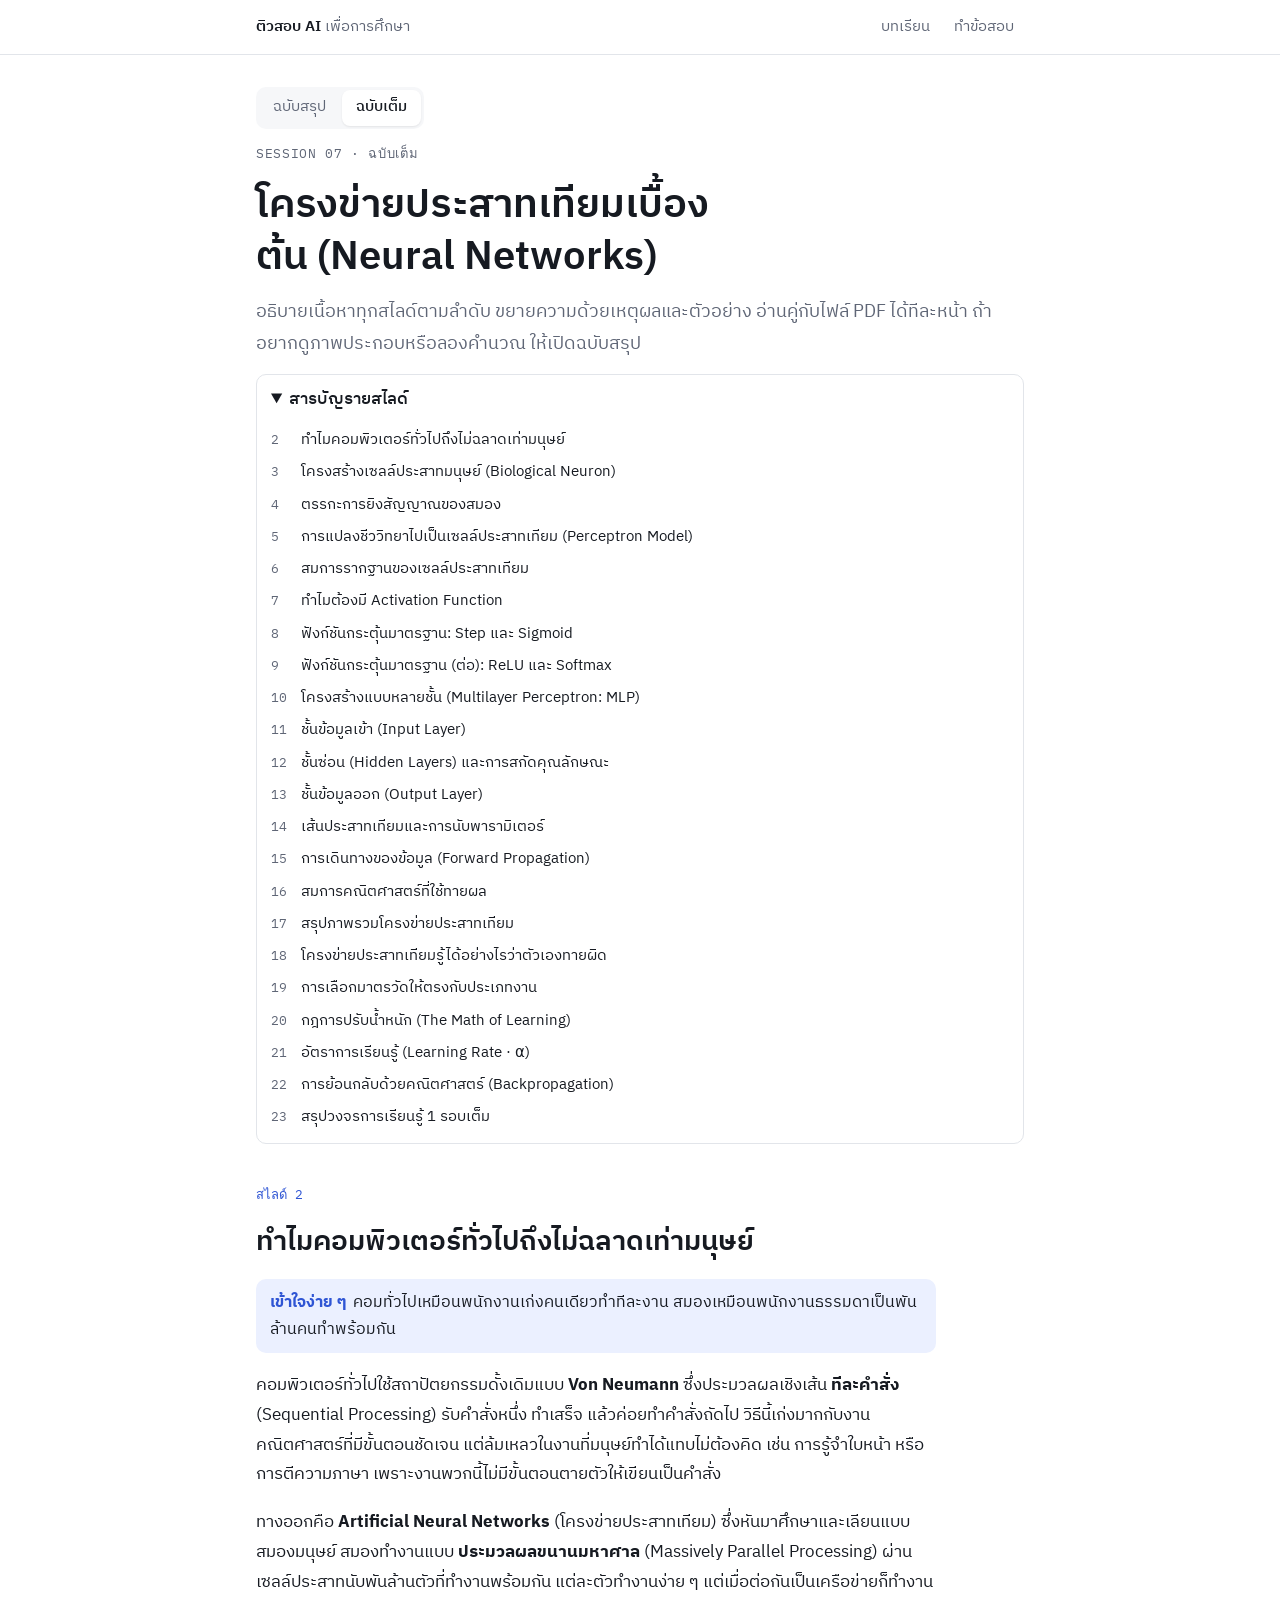
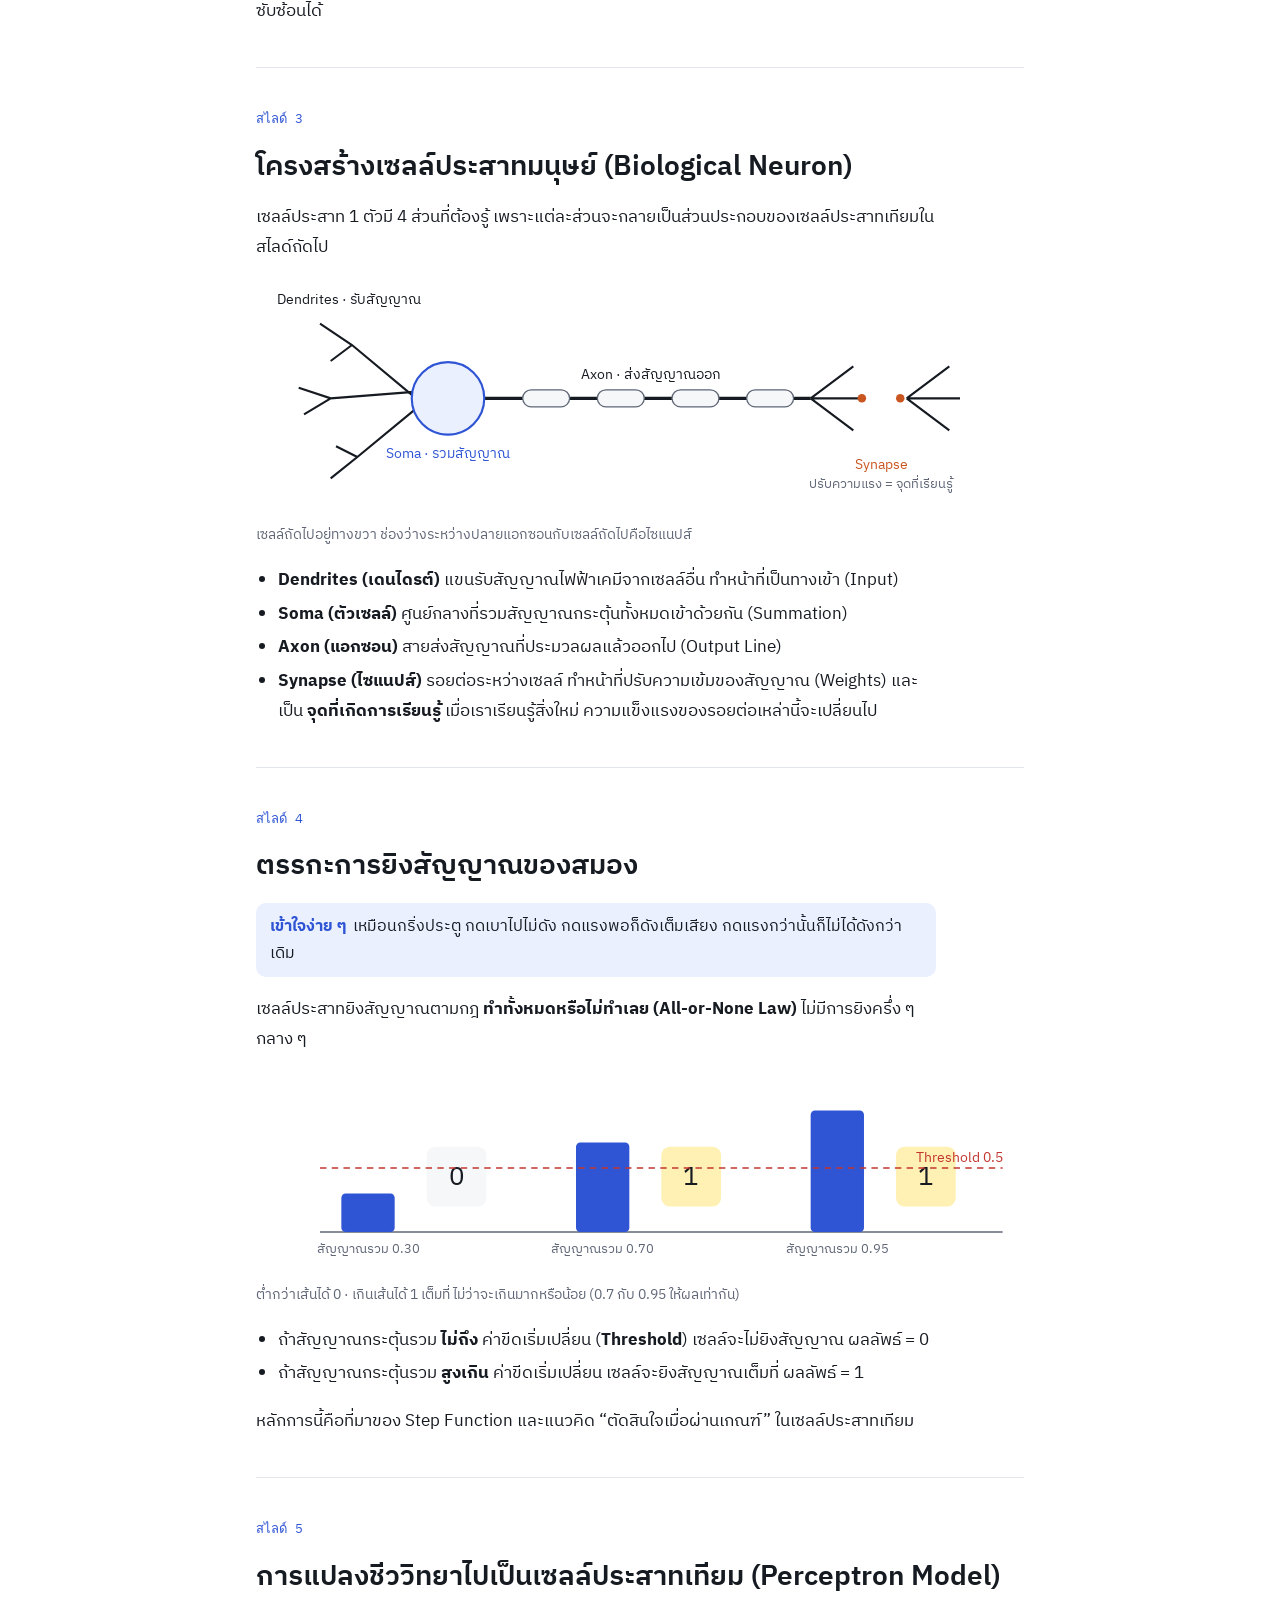
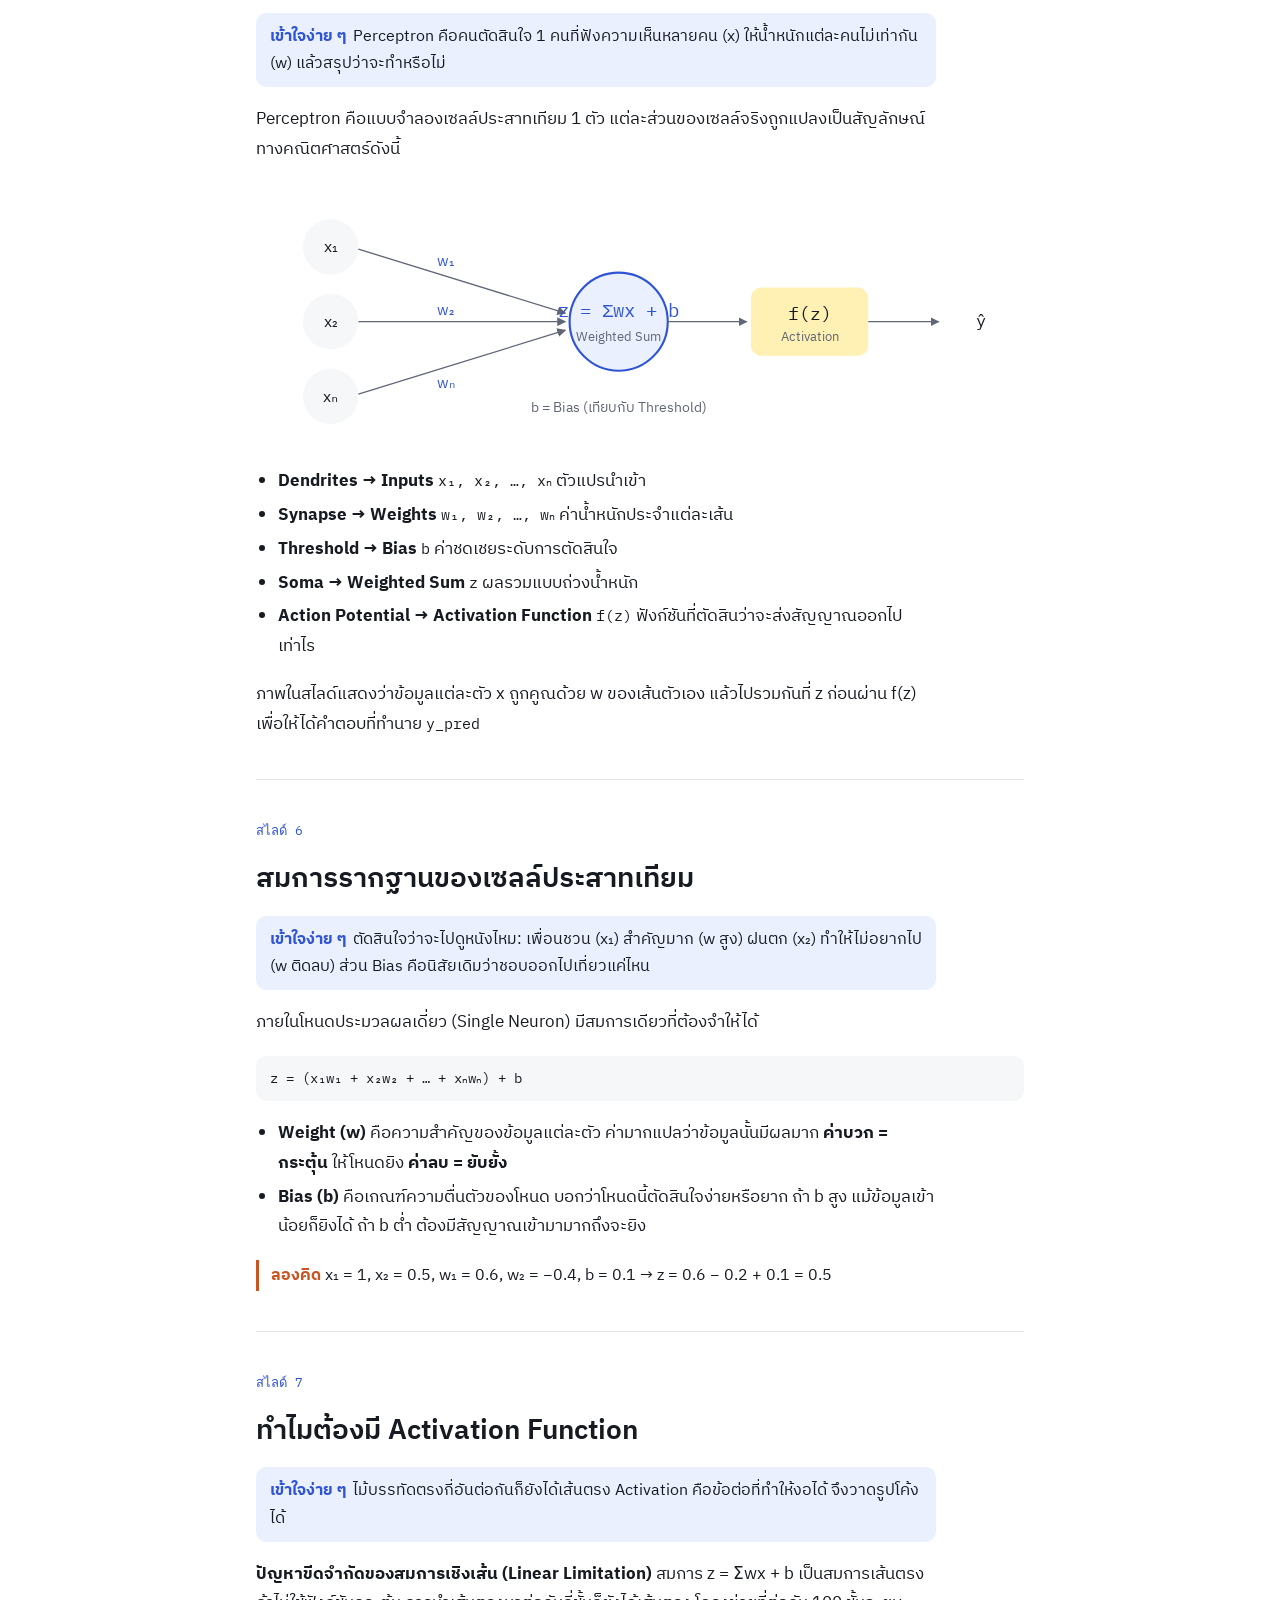
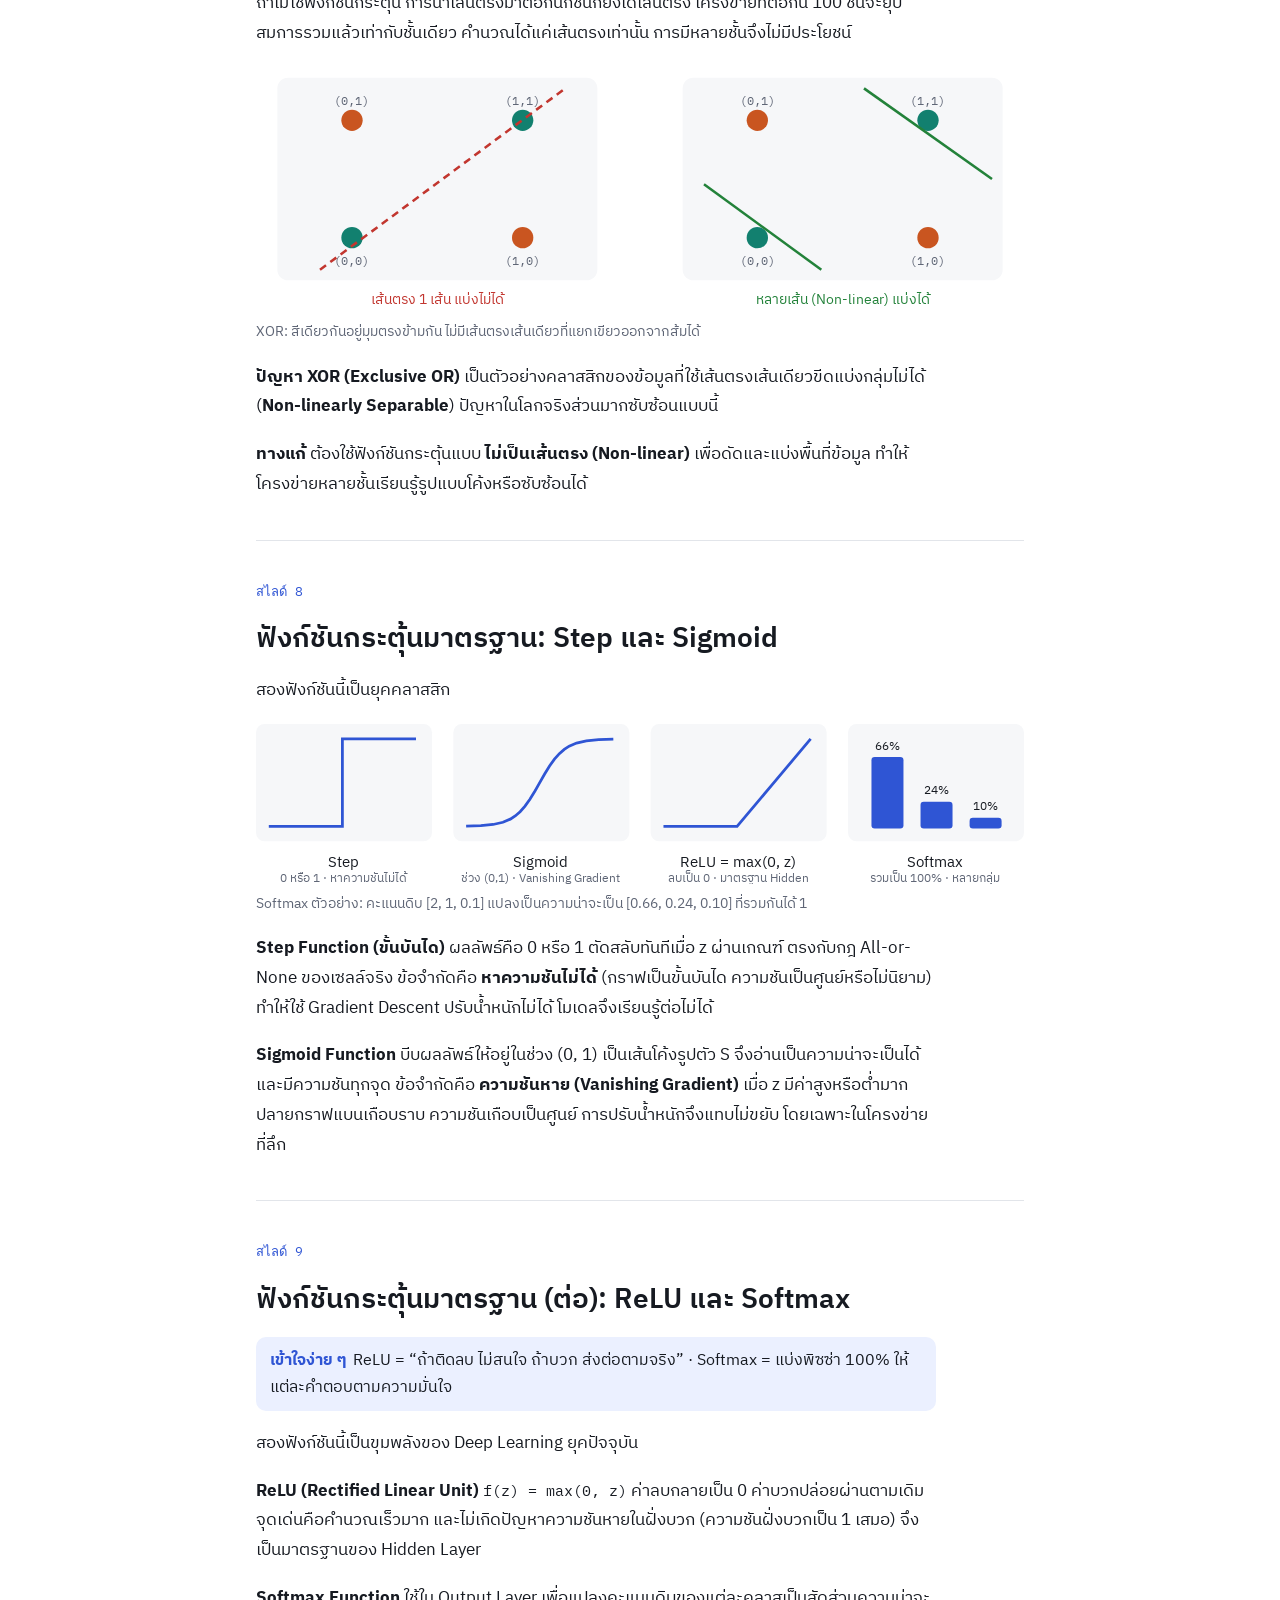
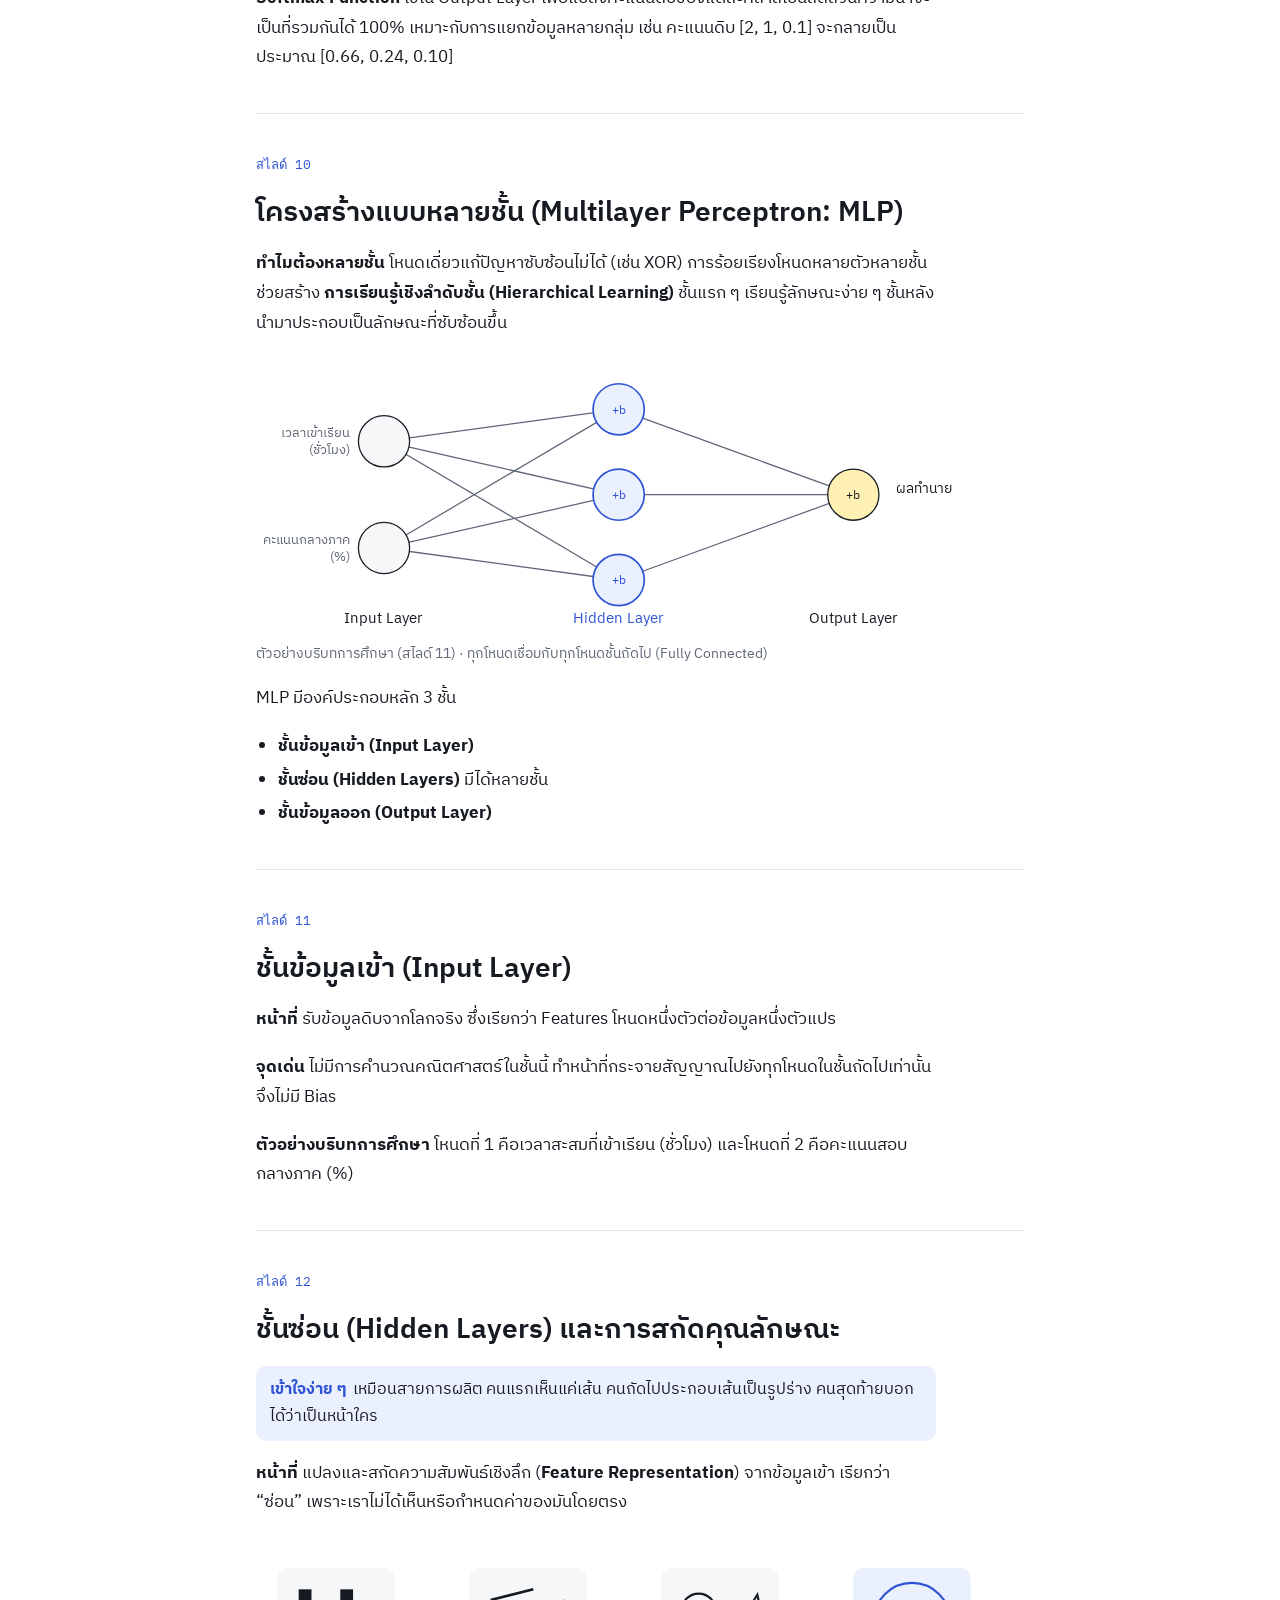
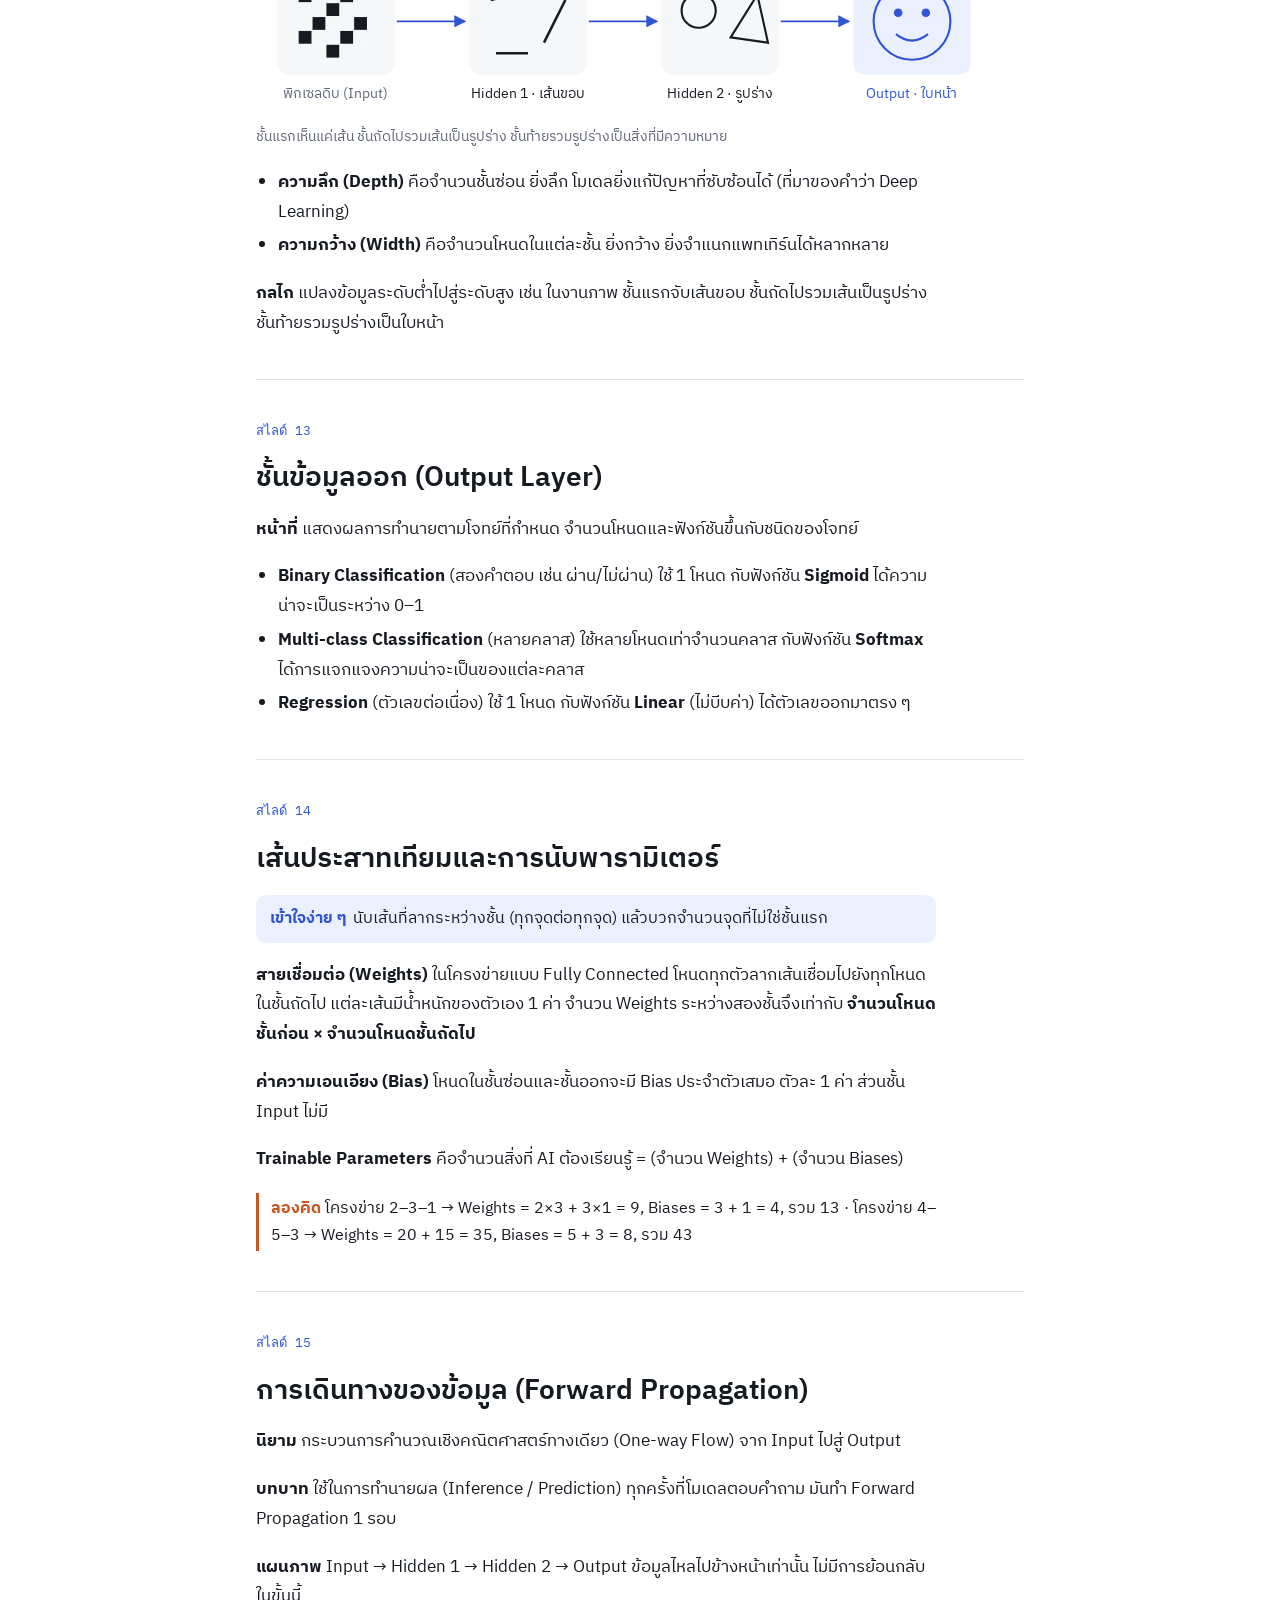
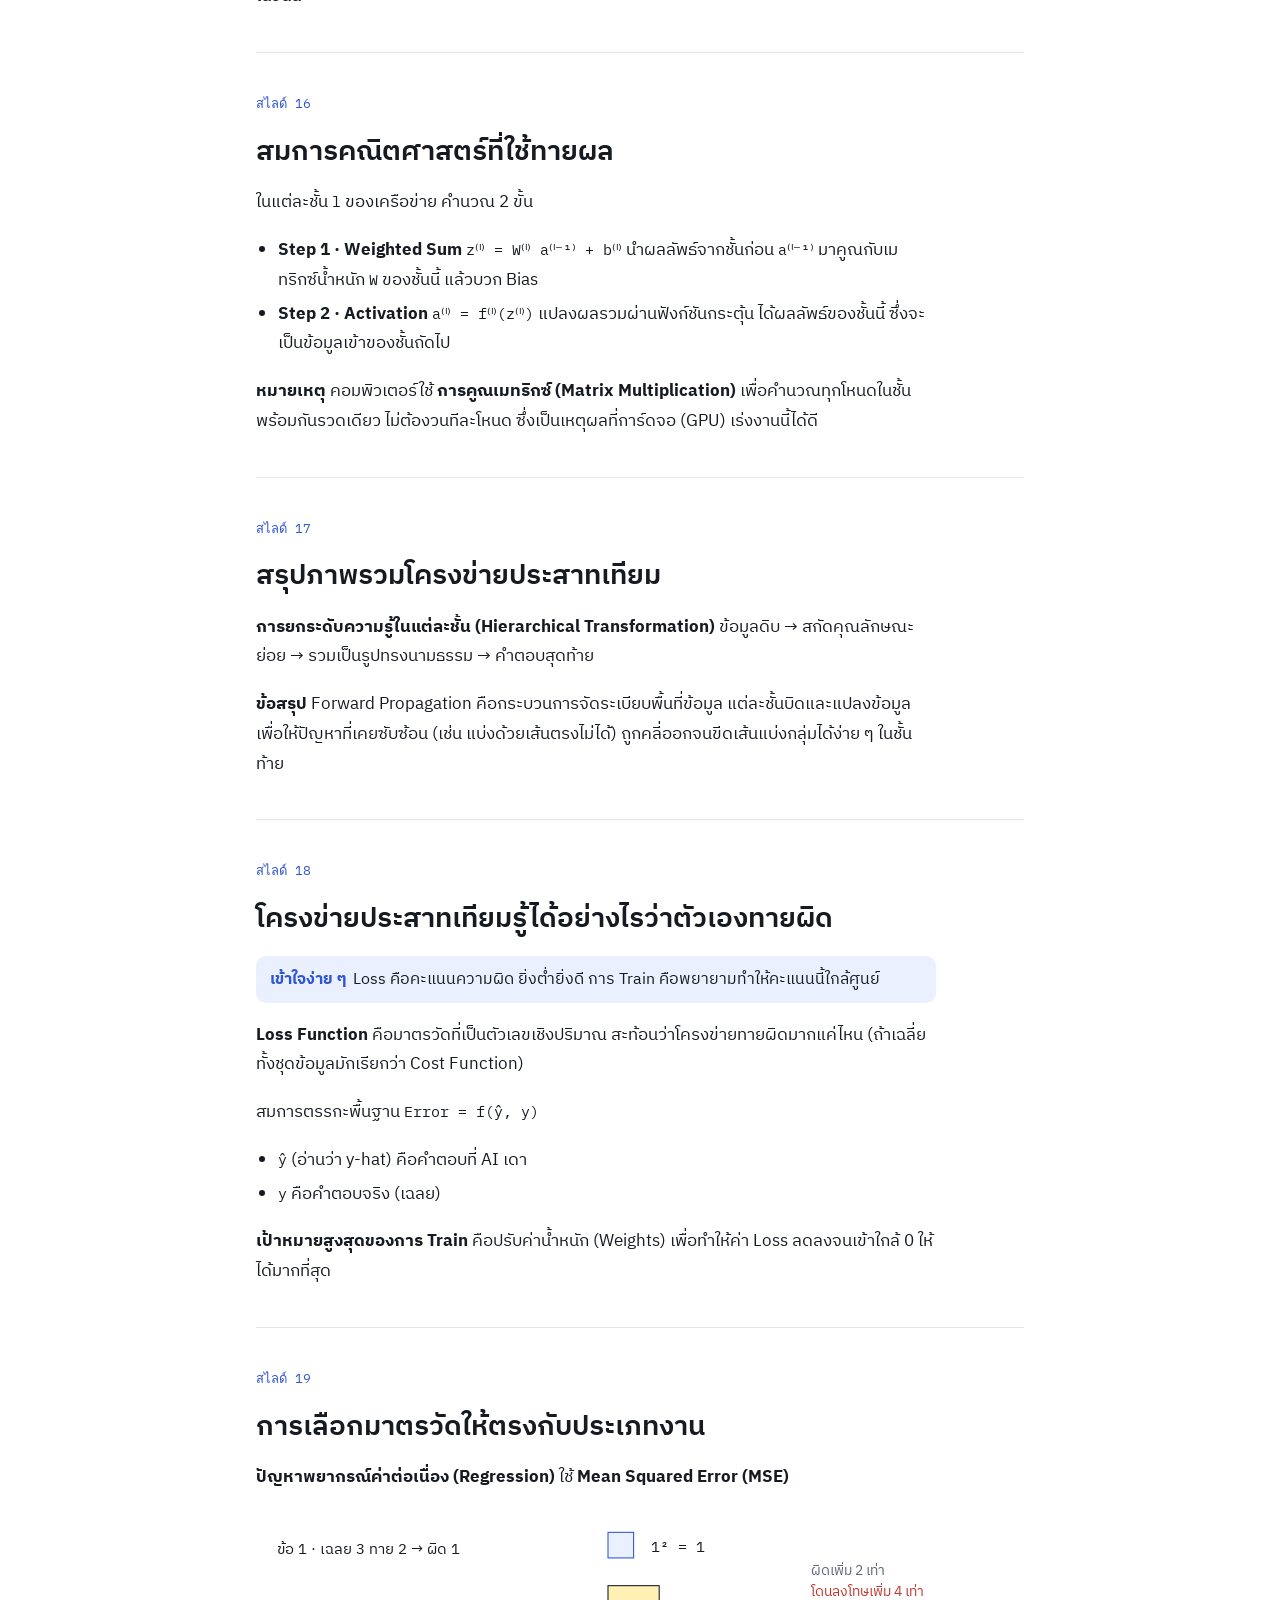
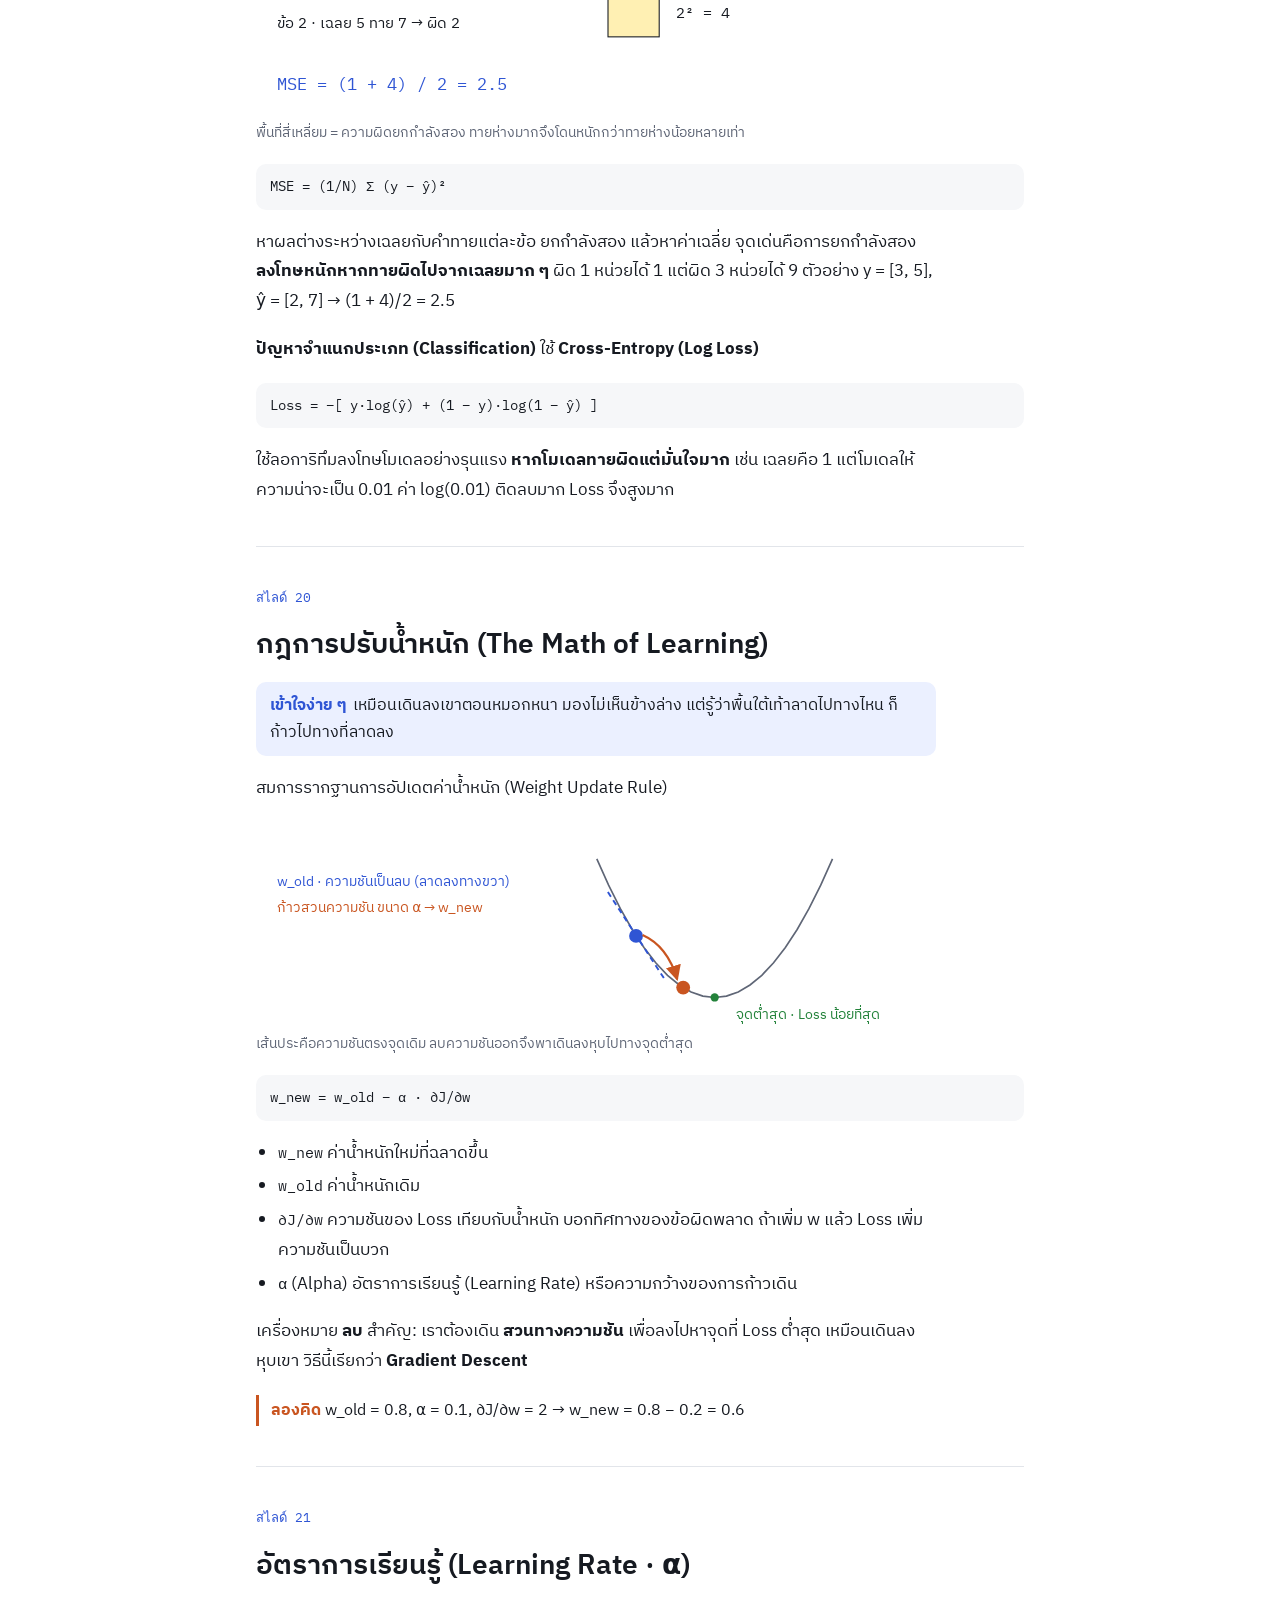
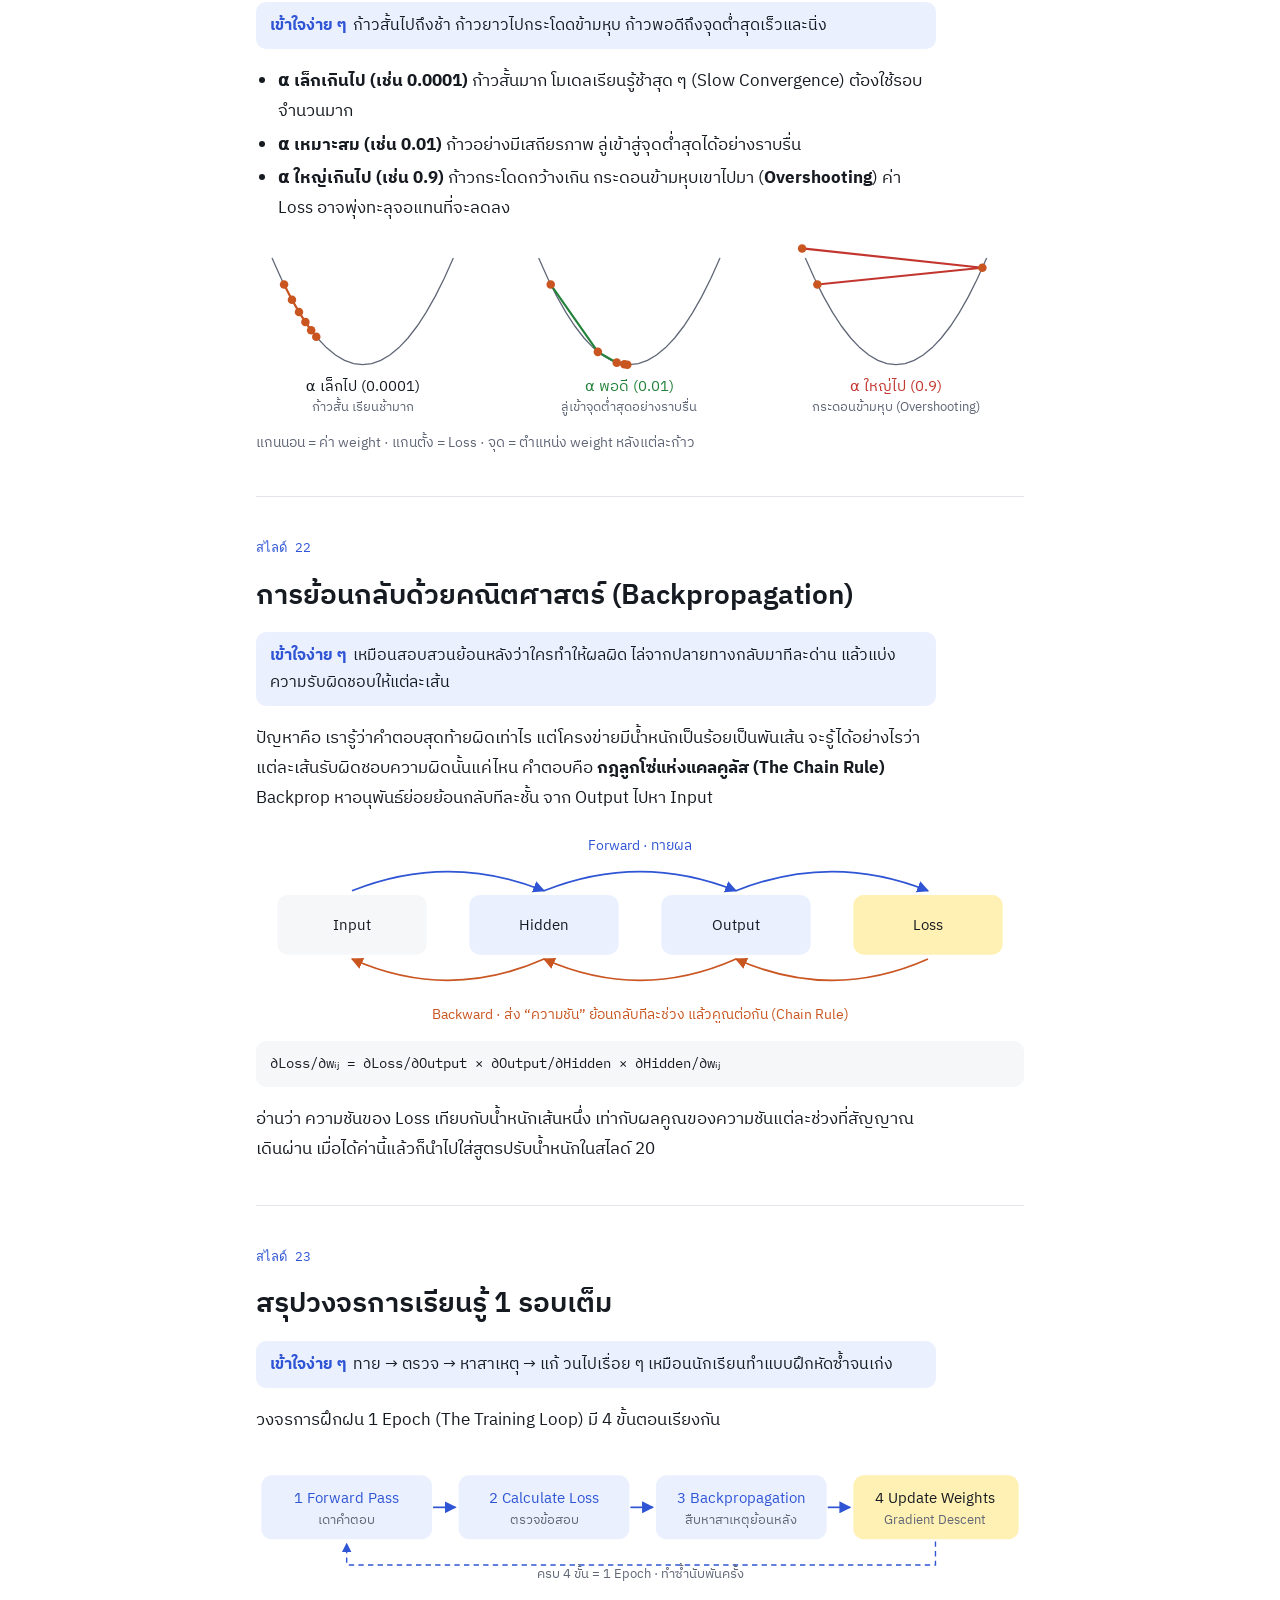
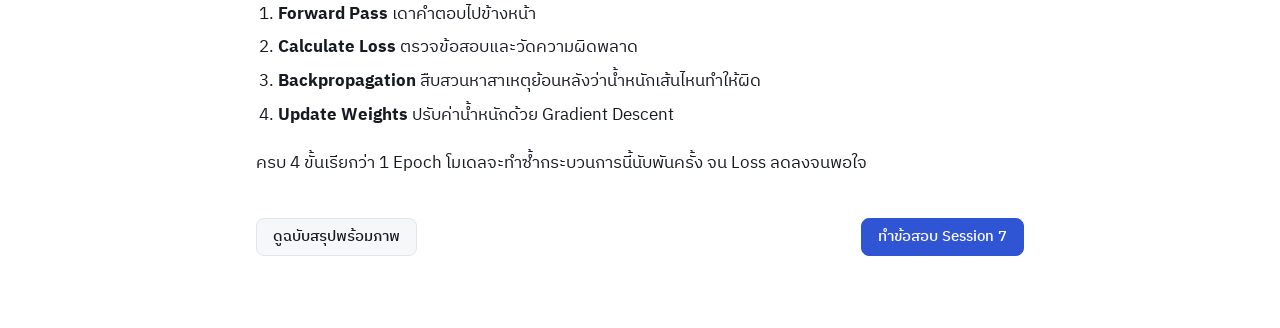
<file: sessions/s07-full.html>
<!doctype html>
<html lang="th">
<head>
<meta charset="utf-8">
<meta name="viewport" content="width=device-width, initial-scale=1, viewport-fit=cover">
<title>Session 07 ฉบับเต็ม · Neural Networks</title>
<meta name="description" content="เนื้อหาฉบับเต็ม Session 7 โครงข่ายประสาทเทียมเบื้องต้น อธิบายทีละสไลด์">
<link rel="preconnect" href="https://fonts.googleapis.com">
<link rel="preconnect" href="https://fonts.gstatic.com" crossorigin>
<link rel="stylesheet" href="https://fonts.googleapis.com/css2?family=IBM+Plex+Sans+Thai:wght@400;500;600&family=IBM+Plex+Mono:wght@400;500&display=swap">
<link rel="stylesheet" href="../assets/style.css">
</head>
<body>
<header class="topbar">
  <div class="topbar-inner">
    <a class="brand" href="../">ติวสอบ AI <span>เพื่อการศึกษา</span></a>
    <nav class="topnav" aria-label="เมนูหลัก">
      <a href="../">บทเรียน</a>
      <a href="../exam.html?s=07">ทำข้อสอบ</a>
    </nav>
  </div>
</header>

<main class="page" data-figs="1">

<section class="hero">
  <nav class="seg" aria-label="รูปแบบเนื้อหา"><a href="s07.html">ฉบับสรุป</a><a href="s07-full.html" aria-current="page">ฉบับเต็ม</a></nav>
  <div class="eyebrow">Session 07 · ฉบับเต็ม</div>
  <h1>โครงข่ายประสาทเทียมเบื้องต้น (Neural Networks)</h1>
  <p class="lede">อธิบายเนื้อหาทุกสไลด์ตามลำดับ ขยายความด้วยเหตุผลและตัวอย่าง อ่านคู่กับไฟล์ PDF ได้ทีละหน้า ถ้าอยากดูภาพประกอบหรือลองคำนวณ ให้เปิดฉบับสรุป</p>
  <details class="lesson-toc" open><summary>สารบัญรายสไลด์</summary><ol id="lessonToc"></ol></details>
</section>

<section class="note slide" id="s2" data-n="2">
  <div class="sec-tag">สไลด์ 2</div>
  <h2>ทำไมคอมพิวเตอร์ทั่วไปถึงไม่ฉลาดเท่ามนุษย์</h2>
  <p class="easy"><b>เข้าใจง่าย ๆ</b>คอมทั่วไปเหมือนพนักงานเก่งคนเดียวทำทีละงาน สมองเหมือนพนักงานธรรมดาเป็นพันล้านคนทำพร้อมกัน</p>
  <p>คอมพิวเตอร์ทั่วไปใช้สถาปัตยกรรมดั้งเดิมแบบ <b>Von Neumann</b> ซึ่งประมวลผลเชิงเส้น <b>ทีละคำสั่ง</b> (Sequential Processing) รับคำสั่งหนึ่ง ทำเสร็จ แล้วค่อยทำคำสั่งถัดไป วิธีนี้เก่งมากกับงานคณิตศาสตร์ที่มีขั้นตอนชัดเจน แต่ล้มเหลวในงานที่มนุษย์ทำได้แทบไม่ต้องคิด เช่น การรู้จำใบหน้า หรือการตีความภาษา เพราะงานพวกนี้ไม่มีขั้นตอนตายตัวให้เขียนเป็นคำสั่ง</p>
  <p>ทางออกคือ <b>Artificial Neural Networks</b> (โครงข่ายประสาทเทียม) ซึ่งหันมาศึกษาและเลียนแบบสมองมนุษย์ สมองทำงานแบบ <b>ประมวลผลขนานมหาศาล</b> (Massively Parallel Processing) ผ่านเซลล์ประสาทนับพันล้านตัวที่ทำงานพร้อมกัน แต่ละตัวทำงานง่าย ๆ แต่เมื่อต่อกันเป็นเครือข่ายก็ทำงานซับซ้อนได้</p>
</section>

<section class="note slide" id="s3" data-n="3">
  <div class="sec-tag">สไลด์ 3</div>
  <h2>โครงสร้างเซลล์ประสาทมนุษย์ (Biological Neuron)</h2>
  <p>เซลล์ประสาท 1 ตัวมี 4 ส่วนที่ต้องรู้ เพราะแต่ละส่วนจะกลายเป็นส่วนประกอบของเซลล์ประสาทเทียมในสไลด์ถัดไป</p>
  <figure><div class="art"><svg viewBox="0 0 720 220" role="img" aria-label="ภาพร่างเซลล์ประสาท"><g class="s-ink" stroke-width="2" fill="none"><path d="M150 110 L90 60 L60 40 M90 60 L70 75"/><path d="M148 104 L70 110 L40 100 M70 110 L45 125"/><path d="M152 118 L95 165 L70 185 M95 165 L75 155"/><line x1="214" y1="110" x2="520" y2="110" stroke-width="3"/><path d="M520 110 L560 80 M520 110 L565 110 M520 110 L560 140"/><path d="M610 110 L650 80 M610 110 L660 110 M610 110 L650 140"/></g><rect x="250" y="102" width="44" height="16" rx="8" class="f-surface s-axis"/><rect x="320" y="102" width="44" height="16" rx="8" class="f-surface s-axis"/><rect x="390" y="102" width="44" height="16" rx="8" class="f-surface s-axis"/><rect x="460" y="102" width="44" height="16" rx="8" class="f-surface s-axis"/><circle cx="180" cy="110" r="34" class="f-pensoft s-pen" stroke-width="2"/><circle cx="568" cy="110" r="4" class="f-B"/><circle cx="604" cy="110" r="4" class="f-B"/><g font-size="13"><text x="20" y="22" class="f-ink">Dendrites · รับสัญญาณ</text><text x="180" y="166" text-anchor="middle" class="f-pen">Soma · รวมสัญญาณ</text><text x="370" y="92" text-anchor="middle" class="f-ink">Axon · ส่งสัญญาณออก</text><text x="586" y="176" text-anchor="middle" class="f-B">Synapse</text><text x="586" y="194" text-anchor="middle" class="f-muted" font-size="12">ปรับความแรง = จุดที่เรียนรู้</text></g></svg></div><figcaption>เซลล์ถัดไปอยู่ทางขวา ช่องว่างระหว่างปลายแอกซอนกับเซลล์ถัดไปคือไซแนปส์</figcaption></figure>
  <ul>
    <li><b>Dendrites (เดนไดรต์)</b> แขนรับสัญญาณไฟฟ้าเคมีจากเซลล์อื่น ทำหน้าที่เป็นทางเข้า (Input)</li>
    <li><b>Soma (ตัวเซลล์)</b> ศูนย์กลางที่รวมสัญญาณกระตุ้นทั้งหมดเข้าด้วยกัน (Summation)</li>
    <li><b>Axon (แอกซอน)</b> สายส่งสัญญาณที่ประมวลผลแล้วออกไป (Output Line)</li>
    <li><b>Synapse (ไซแนปส์)</b> รอยต่อระหว่างเซลล์ ทำหน้าที่ปรับความเข้มของสัญญาณ (Weights) และเป็น <b>จุดที่เกิดการเรียนรู้</b> เมื่อเราเรียนรู้สิ่งใหม่ ความแข็งแรงของรอยต่อเหล่านี้จะเปลี่ยนไป</li>
  </ul>
</section>

<section class="note slide" id="s4" data-n="4">
  <div class="sec-tag">สไลด์ 4</div>
  <h2>ตรรกะการยิงสัญญาณของสมอง</h2>
  <p class="easy"><b>เข้าใจง่าย ๆ</b>เหมือนกริ่งประตู กดเบาไปไม่ดัง กดแรงพอก็ดังเต็มเสียง กดแรงกว่านั้นก็ไม่ได้ดังกว่าเดิม</p>
  <p>เซลล์ประสาทยิงสัญญาณตามกฎ <b>ทำทั้งหมดหรือไม่ทำเลย (All-or-None Law)</b> ไม่มีการยิงครึ่ง ๆ กลาง ๆ</p>
  <figure><div class="art"><svg viewBox="0 0 720 190" role="img" aria-label="กฎ all-or-none เทียบสัญญาณกับ threshold"><line x1="60" y1="150" x2="700" y2="150" class="s-axis"/><rect x="80" y="114" width="50" height="36" rx="4" class="f-pen"/><text x="105" y="170" text-anchor="middle" class="f-muted" font-size="12">สัญญาณรวม 0.30</text><rect x="160" y="70" width="56" height="56" rx="8" class="f-surface"/><text x="188" y="106.4" text-anchor="middle" class="f-ink" font-size="24">0</text><rect x="300" y="66" width="50" height="84" rx="4" class="f-pen"/><text x="325" y="170" text-anchor="middle" class="f-muted" font-size="12">สัญญาณรวม 0.70</text><rect x="380" y="70" width="56" height="56" rx="8" class="f-hl"/><text x="408" y="106.4" text-anchor="middle" class="f-ink" font-size="24">1</text><rect x="520" y="36" width="50" height="114" rx="4" class="f-pen"/><text x="545" y="170" text-anchor="middle" class="f-muted" font-size="12">สัญญาณรวม 0.95</text><rect x="600" y="70" width="56" height="56" rx="8" class="f-hl"/><text x="628" y="106.4" text-anchor="middle" class="f-ink" font-size="24">1</text><line x1="60" y1="90" x2="700" y2="90" class="s-bad" stroke-dasharray="6 5" stroke-width="1.6"/><text x="700" y="84" text-anchor="end" class="f-bad" font-size="13">Threshold 0.5</text></svg></div><figcaption>ต่ำกว่าเส้นได้ 0 · เกินเส้นได้ 1 เต็มที่ ไม่ว่าจะเกินมากหรือน้อย (0.7 กับ 0.95 ให้ผลเท่ากัน)</figcaption></figure>
  <ul>
    <li>ถ้าสัญญาณกระตุ้นรวม <b>ไม่ถึง</b> ค่าขีดเริ่มเปลี่ยน (<b>Threshold</b>) เซลล์จะไม่ยิงสัญญาณ ผลลัพธ์ = 0</li>
    <li>ถ้าสัญญาณกระตุ้นรวม <b>สูงเกิน</b> ค่าขีดเริ่มเปลี่ยน เซลล์จะยิงสัญญาณเต็มที่ ผลลัพธ์ = 1</li>
  </ul>
  <p>หลักการนี้คือที่มาของ Step Function และแนวคิด “ตัดสินใจเมื่อผ่านเกณฑ์” ในเซลล์ประสาทเทียม</p>
</section>

<section class="note slide" id="s5" data-n="5">
  <div class="sec-tag">สไลด์ 5</div>
  <h2>การแปลงชีววิทยาไปเป็นเซลล์ประสาทเทียม (Perceptron Model)</h2>
  <p class="easy"><b>เข้าใจง่าย ๆ</b>Perceptron คือคนตัดสินใจ 1 คนที่ฟังความเห็นหลายคน (x) ให้น้ำหนักแต่ละคนไม่เท่ากัน (w) แล้วสรุปว่าจะทำหรือไม่</p>
  <p>Perceptron คือแบบจำลองเซลล์ประสาทเทียม 1 ตัว แต่ละส่วนของเซลล์จริงถูกแปลงเป็นสัญลักษณ์ทางคณิตศาสตร์ดังนี้</p>
  <figure>
    <div class="art">
    <svg viewBox="0 0 720 250" role="img" aria-label="แผนภาพ Perceptron">
      <defs><marker id="a7" viewBox="0 0 10 10" refX="9" refY="5" markerWidth="7" markerHeight="7" orient="auto"><path d="M0,0 L10,5 L0,10 z" class="f-muted"/></marker></defs>
      <g class="f-surface"><circle cx="70" cy="60" r="26"/><circle cx="70" cy="130" r="26"/><circle cx="70" cy="200" r="26"/></g>
      <g class="f-ink t-mono" font-size="15" text-anchor="middle"><text x="70" y="65">x₁</text><text x="70" y="135">x₂</text><text x="70" y="205">xₙ</text></g>
      <line x1="96" y1="62" x2="290" y2="122" class="s-axis" marker-end="url(#a7)"/>
      <line x1="96" y1="130" x2="290" y2="130" class="s-axis" marker-end="url(#a7)"/>
      <line x1="96" y1="198" x2="290" y2="138" class="s-axis" marker-end="url(#a7)"/>
      <g class="f-pen t-mono" font-size="14"><text x="170" y="78">w₁</text><text x="170" y="124">w₂</text><text x="170" y="192">wₙ</text></g>
      <circle cx="340" cy="130" r="46" class="f-pensoft s-pen" stroke-width="2"/>
      <text x="340" y="126" text-anchor="middle" class="f-pen t-mono" font-size="18">z = Σwx + b</text>
      <text x="340" y="148" text-anchor="middle" class="f-muted" font-size="12">Weighted Sum</text>
      <line x1="386" y1="130" x2="460" y2="130" class="s-axis" marker-end="url(#a7)"/>
      <rect x="464" y="98" width="110" height="64" rx="10" class="f-hl"/>
      <text x="519" y="128" text-anchor="middle" class="f-ink t-mono" font-size="17">f(z)</text>
      <text x="519" y="148" text-anchor="middle" class="f-muted" font-size="12">Activation</text>
      <line x1="574" y1="130" x2="640" y2="130" class="s-axis" marker-end="url(#a7)"/>
      <text x="680" y="135" text-anchor="middle" class="f-ink t-mono" font-size="16">ŷ</text>
      <text x="340" y="215" text-anchor="middle" class="f-muted" font-size="13">b = Bias (เทียบกับ Threshold)</text>
    </svg>
    </div>
  </figure>
  <ul>
    <li><b>Dendrites → Inputs</b> <code>x₁, x₂, …, xₙ</code> ตัวแปรนำเข้า</li>
    <li><b>Synapse → Weights</b> <code>w₁, w₂, …, wₙ</code> ค่าน้ำหนักประจำแต่ละเส้น</li>
    <li><b>Threshold → Bias</b> <code>b</code> ค่าชดเชยระดับการตัดสินใจ</li>
    <li><b>Soma → Weighted Sum</b> <code>z</code> ผลรวมแบบถ่วงน้ำหนัก</li>
    <li><b>Action Potential → Activation Function</b> <code>f(z)</code> ฟังก์ชันที่ตัดสินว่าจะส่งสัญญาณออกไปเท่าไร</li>
  </ul>
  <p>ภาพในสไลด์แสดงว่าข้อมูลแต่ละตัว x ถูกคูณด้วย w ของเส้นตัวเอง แล้วไปรวมกันที่ z ก่อนผ่าน f(z) เพื่อให้ได้คำตอบที่ทำนาย <code>y_pred</code></p>
</section>

<section class="note slide" id="s6" data-n="6">
  <div class="sec-tag">สไลด์ 6</div>
  <h2>สมการรากฐานของเซลล์ประสาทเทียม</h2>
  <p class="easy"><b>เข้าใจง่าย ๆ</b>ตัดสินใจว่าจะไปดูหนังไหม: เพื่อนชวน (x₁) สำคัญมาก (w สูง) ฝนตก (x₂) ทำให้ไม่อยากไป (w ติดลบ) ส่วน Bias คือนิสัยเดิมว่าชอบออกไปเที่ยวแค่ไหน</p>
  <p>ภายในโหนดประมวลผลเดี่ยว (Single Neuron) มีสมการเดียวที่ต้องจำให้ได้</p>
  <pre class="code">z = (x₁w₁ + x₂w₂ + … + xₙwₙ) + b</pre>
  <ul>
    <li><b>Weight (w)</b> คือความสำคัญของข้อมูลแต่ละตัว ค่ามากแปลว่าข้อมูลนั้นมีผลมาก <b>ค่าบวก = กระตุ้น</b> ให้โหนดยิง <b>ค่าลบ = ยับยั้ง</b></li>
    <li><b>Bias (b)</b> คือเกณฑ์ความตื่นตัวของโหนด บอกว่าโหนดนี้ตัดสินใจง่ายหรือยาก ถ้า b สูง แม้ข้อมูลเข้าน้อยก็ยิงได้ ถ้า b ต่ำ ต้องมีสัญญาณเข้ามามากถึงจะยิง</li>
  </ul>
  <p class="exam"><b>ลองคิด</b> x₁ = 1, x₂ = 0.5, w₁ = 0.6, w₂ = −0.4, b = 0.1 → z = 0.6 − 0.2 + 0.1 = 0.5</p>
</section>

<section class="note slide" id="s7" data-n="7">
  <div class="sec-tag">สไลด์ 7</div>
  <h2>ทำไมต้องมี Activation Function</h2>
  <p class="easy"><b>เข้าใจง่าย ๆ</b>ไม้บรรทัดตรงกี่อันต่อกันก็ยังได้เส้นตรง Activation คือข้อต่อที่ทำให้งอได้ จึงวาดรูปโค้งได้</p>
  <p><b>ปัญหาขีดจำกัดของสมการเชิงเส้น (Linear Limitation)</b> สมการ z = Σwx + b เป็นสมการเส้นตรง ถ้าไม่ใช้ฟังก์ชันกระตุ้น การนำเส้นตรงมาต่อกันกี่ชั้นก็ยังได้เส้นตรง โครงข่ายที่ต่อกัน 100 ชั้นจะยุบสมการรวมแล้วเท่ากับชั้นเดียว คำนวณได้แค่เส้นตรงเท่านั้น การมีหลายชั้นจึงไม่มีประโยชน์</p>
  <figure><div class="art"><svg viewBox="0 0 720 230" role="img" aria-label="ปัญหา XOR"><g transform="translate(20 0)"><rect x="0" y="10" width="300" height="190" rx="10" class="f-surface"/><circle cx="70" cy="160" r="10" class="f-A"/><text x="70" y="186" text-anchor="middle" class="f-muted t-mono" font-size="11">(0,0)</text><circle cx="230" cy="50" r="10" class="f-A"/><text x="230" y="36" text-anchor="middle" class="f-muted t-mono" font-size="11">(1,1)</text><circle cx="70" cy="50" r="10" class="f-B"/><text x="70" y="36" text-anchor="middle" class="f-muted t-mono" font-size="11">(0,1)</text><circle cx="230" cy="160" r="10" class="f-B"/><text x="230" y="186" text-anchor="middle" class="f-muted t-mono" font-size="11">(1,0)</text><line x1="40" y1="190" x2="270" y2="20" class="s-bad" stroke-width="2.4" stroke-dasharray="7 5"/><text x="150" y="222" text-anchor="middle" class="f-bad" font-size="13">เส้นตรง 1 เส้น แบ่งไม่ได้</text></g><g transform="translate(400 0)"><rect x="0" y="10" width="300" height="190" rx="10" class="f-surface"/><circle cx="70" cy="160" r="10" class="f-A"/><text x="70" y="186" text-anchor="middle" class="f-muted t-mono" font-size="11">(0,0)</text><circle cx="230" cy="50" r="10" class="f-A"/><text x="230" y="36" text-anchor="middle" class="f-muted t-mono" font-size="11">(1,1)</text><circle cx="70" cy="50" r="10" class="f-B"/><text x="70" y="36" text-anchor="middle" class="f-muted t-mono" font-size="11">(0,1)</text><circle cx="230" cy="160" r="10" class="f-B"/><text x="230" y="186" text-anchor="middle" class="f-muted t-mono" font-size="11">(1,0)</text><line x1="20" y1="110" x2="130" y2="190" class="s-good" stroke-width="2.4"/><line x1="170" y1="20" x2="290" y2="105" class="s-good" stroke-width="2.4"/><text x="150" y="222" text-anchor="middle" class="f-good" font-size="13">หลายเส้น (Non-linear) แบ่งได้</text></g></svg></div><figcaption>XOR: สีเดียวกันอยู่มุมตรงข้ามกัน ไม่มีเส้นตรงเส้นเดียวที่แยกเขียวออกจากส้มได้</figcaption></figure>
  <p><b>ปัญหา XOR (Exclusive OR)</b> เป็นตัวอย่างคลาสสิกของข้อมูลที่ใช้เส้นตรงเส้นเดียวขีดแบ่งกลุ่มไม่ได้ (<b>Non-linearly Separable</b>) ปัญหาในโลกจริงส่วนมากซับซ้อนแบบนี้</p>
  <p><b>ทางแก้</b> ต้องใช้ฟังก์ชันกระตุ้นแบบ <b>ไม่เป็นเส้นตรง (Non-linear)</b> เพื่อดัดและแบ่งพื้นที่ข้อมูล ทำให้โครงข่ายหลายชั้นเรียนรู้รูปแบบโค้งหรือซับซ้อนได้</p>
</section>

<section class="note slide" id="s8" data-n="8">
  <div class="sec-tag">สไลด์ 8</div>
  <h2>ฟังก์ชันกระตุ้นมาตรฐาน: Step และ Sigmoid</h2>
  <p>สองฟังก์ชันนี้เป็นยุคคลาสสิก</p>
  <figure>
    <div class="art">
    <svg viewBox="0 0 720 150" role="img" aria-label="กราฟ step sigmoid relu และตัวอย่าง softmax">
      <g>
        <rect x="0" y="0" width="165" height="110" rx="8" class="f-surface"/>
        <path d="M12 96 H81 V14 H150" class="s-pen" stroke-width="2.6"/>
        <text x="82" y="134" text-anchor="middle" class="f-ink" font-size="14">Step</text>
        <text x="82" y="148" text-anchor="middle" class="f-muted" font-size="11">0 หรือ 1 · หาความชันไม่ได้</text>
      </g>
      <g transform="translate(185 0)">
        <rect x="0" y="0" width="165" height="110" rx="8" class="f-surface"/>
        <path d="M12.0,95.8 L25.8,95.3 L37.3,94.2 L46.5,92.1 L53.4,89.2 L58.0,86.2 L62.6,82.2 L67.2,77.0 L71.8,70.6 L76.4,63.1 L81.0,55.0 L85.6,46.9 L90.2,39.4 L94.8,33.0 L99.4,27.8 L104.0,23.8 L108.6,20.8 L115.5,17.9 L124.7,15.8 L136.2,14.7 L150.0,14.2" class="s-pen" stroke-width="2.6"/>
        <text x="82" y="134" text-anchor="middle" class="f-ink" font-size="14">Sigmoid</text>
        <text x="82" y="148" text-anchor="middle" class="f-muted" font-size="11">ช่วง (0,1) · Vanishing Gradient</text>
      </g>
      <g transform="translate(370 0)">
        <rect x="0" y="0" width="165" height="110" rx="8" class="f-surface"/>
        <path d="M12 96 H81 L150 14" class="s-pen" stroke-width="2.6"/>
        <text x="82" y="134" text-anchor="middle" class="f-ink" font-size="14">ReLU = max(0, z)</text>
        <text x="82" y="148" text-anchor="middle" class="f-muted" font-size="11">ลบเป็น 0 · มาตรฐาน Hidden</text>
      </g>
      <g transform="translate(555 0)">
        <rect x="0" y="0" width="165" height="110" rx="8" class="f-surface"/>
        <rect x="22" y="31" width="30" height="67" rx="3" class="f-pen"/>
        <rect x="68" y="73" width="30" height="25" rx="3" class="f-pen"/>
        <rect x="114" y="88" width="30" height="10" rx="3" class="f-pen"/>
        <g class="f-ink t-mono" font-size="11" text-anchor="middle"><text x="37" y="24">66%</text><text x="83" y="66">24%</text><text x="129" y="81">10%</text></g>
        <text x="82" y="134" text-anchor="middle" class="f-ink" font-size="14">Softmax</text>
        <text x="82" y="148" text-anchor="middle" class="f-muted" font-size="11">รวมเป็น 100% · หลายกลุ่ม</text>
      </g>
    </svg>
    </div>
    <figcaption>Softmax ตัวอย่าง: คะแนนดิบ [2, 1, 0.1] แปลงเป็นความน่าจะเป็น [0.66, 0.24, 0.10] ที่รวมกันได้ 1</figcaption>
  </figure>
  <p><b>Step Function (ขั้นบันได)</b> ผลลัพธ์คือ 0 หรือ 1 ตัดสลับทันทีเมื่อ z ผ่านเกณฑ์ ตรงกับกฎ All-or-None ของเซลล์จริง ข้อจำกัดคือ <b>หาความชันไม่ได้</b> (กราฟเป็นขั้นบันได ความชันเป็นศูนย์หรือไม่นิยาม) ทำให้ใช้ Gradient Descent ปรับน้ำหนักไม่ได้ โมเดลจึงเรียนรู้ต่อไม่ได้</p>
  <p><b>Sigmoid Function</b> บีบผลลัพธ์ให้อยู่ในช่วง (0, 1) เป็นเส้นโค้งรูปตัว S จึงอ่านเป็นความน่าจะเป็นได้ และมีความชันทุกจุด ข้อจำกัดคือ <b>ความชันหาย (Vanishing Gradient)</b> เมื่อ z มีค่าสูงหรือต่ำมาก ปลายกราฟแบนเกือบราบ ความชันเกือบเป็นศูนย์ การปรับน้ำหนักจึงแทบไม่ขยับ โดยเฉพาะในโครงข่ายที่ลึก</p>
</section>

<section class="note slide" id="s9" data-n="9">
  <div class="sec-tag">สไลด์ 9</div>
  <h2>ฟังก์ชันกระตุ้นมาตรฐาน (ต่อ): ReLU และ Softmax</h2>
  <p class="easy"><b>เข้าใจง่าย ๆ</b>ReLU = “ถ้าติดลบ ไม่สนใจ ถ้าบวก ส่งต่อตามจริง” · Softmax = แบ่งพิซซ่า 100% ให้แต่ละคำตอบตามความมั่นใจ</p>
  <p>สองฟังก์ชันนี้เป็นขุมพลังของ Deep Learning ยุคปัจจุบัน</p>
  <p><b>ReLU (Rectified Linear Unit)</b> <code>f(z) = max(0, z)</code> ค่าลบกลายเป็น 0 ค่าบวกปล่อยผ่านตามเดิม จุดเด่นคือคำนวณเร็วมาก และไม่เกิดปัญหาความชันหายในฝั่งบวก (ความชันฝั่งบวกเป็น 1 เสมอ) จึงเป็นมาตรฐานของ Hidden Layer</p>
  <p><b>Softmax Function</b> ใช้ใน Output Layer เพื่อแปลงคะแนนดิบของแต่ละคลาสเป็นสัดส่วนความน่าจะเป็นที่รวมกันได้ 100% เหมาะกับการแยกข้อมูลหลายกลุ่ม เช่น คะแนนดิบ [2, 1, 0.1] จะกลายเป็นประมาณ [0.66, 0.24, 0.10]</p>
</section>

<section class="note slide" id="s10" data-n="10">
  <div class="sec-tag">สไลด์ 10</div>
  <h2>โครงสร้างแบบหลายชั้น (Multilayer Perceptron: MLP)</h2>
  <p><b>ทำไมต้องหลายชั้น</b> โหนดเดี่ยวแก้ปัญหาซับซ้อนไม่ได้ (เช่น XOR) การร้อยเรียงโหนดหลายตัวหลายชั้นช่วยสร้าง <b>การเรียนรู้เชิงลำดับชั้น (Hierarchical Learning)</b> ชั้นแรก ๆ เรียนรู้ลักษณะง่าย ๆ ชั้นหลังนำมาประกอบเป็นลักษณะที่ซับซ้อนขึ้น</p>
  <figure>
    <div class="art">
    <svg viewBox="0 0 720 260" role="img" aria-label="โครงข่าย 2-3-1 พร้อมชื่อชั้น">
      <g class="s-axis" stroke-width="1">
        <line x1="120" y1="80" x2="340" y2="50"/><line x1="120" y1="80" x2="340" y2="130"/><line x1="120" y1="80" x2="340" y2="210"/>
        <line x1="120" y1="180" x2="340" y2="50"/><line x1="120" y1="180" x2="340" y2="130"/><line x1="120" y1="180" x2="340" y2="210"/>
        <line x1="340" y1="50" x2="560" y2="130"/><line x1="340" y1="130" x2="560" y2="130"/><line x1="340" y1="210" x2="560" y2="130"/>
      </g>
      <g class="f-surface s-ink" stroke-width="1.2"><circle cx="120" cy="80" r="24"/><circle cx="120" cy="180" r="24"/></g>
      <g class="f-pensoft s-pen" stroke-width="1.6"><circle cx="340" cy="50" r="24"/><circle cx="340" cy="130" r="24"/><circle cx="340" cy="210" r="24"/></g>
      <circle cx="560" cy="130" r="24" class="f-hl s-ink" stroke-width="1.2"/>
      <g class="f-muted" font-size="12" text-anchor="end"><text x="88" y="76">เวลาเข้าเรียน</text><text x="88" y="92">(ชั่วโมง)</text><text x="88" y="176">คะแนนกลางภาค</text><text x="88" y="192">(%)</text></g>
      <g class="f-pen t-mono" font-size="11" text-anchor="middle"><text x="340" y="54">+b</text><text x="340" y="134">+b</text><text x="340" y="214">+b</text></g>
      <text x="560" y="134" text-anchor="middle" class="f-ink t-mono" font-size="11">+b</text>
      <text x="600" y="128" class="f-ink" font-size="13">ผลทำนาย</text>
      <g font-size="14" text-anchor="middle"><text x="120" y="250" class="f-ink">Input Layer</text><text x="340" y="250" class="f-pen">Hidden Layer</text><text x="560" y="250" class="f-ink">Output Layer</text></g>
    </svg>
    </div>
    <figcaption>ตัวอย่างบริบทการศึกษา (สไลด์ 11) · ทุกโหนดเชื่อมกับทุกโหนดชั้นถัดไป (Fully Connected)</figcaption>
  </figure>
  <p>MLP มีองค์ประกอบหลัก 3 ชั้น</p>
  <ul>
    <li><b>ชั้นข้อมูลเข้า (Input Layer)</b></li>
    <li><b>ชั้นซ่อน (Hidden Layers)</b> มีได้หลายชั้น</li>
    <li><b>ชั้นข้อมูลออก (Output Layer)</b></li>
  </ul>
</section>

<section class="note slide" id="s11" data-n="11">
  <div class="sec-tag">สไลด์ 11</div>
  <h2>ชั้นข้อมูลเข้า (Input Layer)</h2>
  <p><b>หน้าที่</b> รับข้อมูลดิบจากโลกจริง ซึ่งเรียกว่า Features โหนดหนึ่งตัวต่อข้อมูลหนึ่งตัวแปร</p>
  <p><b>จุดเด่น</b> ไม่มีการคำนวณคณิตศาสตร์ในชั้นนี้ ทำหน้าที่กระจายสัญญาณไปยังทุกโหนดในชั้นถัดไปเท่านั้น จึงไม่มี Bias</p>
  <p><b>ตัวอย่างบริบทการศึกษา</b> โหนดที่ 1 คือเวลาสะสมที่เข้าเรียน (ชั่วโมง) และโหนดที่ 2 คือคะแนนสอบกลางภาค (%)</p>
</section>

<section class="note slide" id="s12" data-n="12">
  <div class="sec-tag">สไลด์ 12</div>
  <h2>ชั้นซ่อน (Hidden Layers) และการสกัดคุณลักษณะ</h2>
  <p class="easy"><b>เข้าใจง่าย ๆ</b>เหมือนสายการผลิต คนแรกเห็นแค่เส้น คนถัดไปประกอบเส้นเป็นรูปร่าง คนสุดท้ายบอกได้ว่าเป็นหน้าใคร</p>
  <p><b>หน้าที่</b> แปลงและสกัดความสัมพันธ์เชิงลึก (<b>Feature Representation</b>) จากข้อมูลเข้า เรียกว่า “ซ่อน” เพราะเราไม่ได้เห็นหรือกำหนดค่าของมันโดยตรง</p>
  <figure><div class="art"><svg viewBox="0 0 720 170" role="img" aria-label="ลำดับชั้นการสกัดคุณลักษณะ"><defs><marker id="n07a" viewBox="0 0 10 10" refX="9" refY="5" markerWidth="7" markerHeight="7" orient="auto"><path d="M0,0 L10,5 L0,10 z" class="f-pen"/></marker></defs><rect x="20" y="30" width="110" height="100" rx="10" class="f-surface"/><rect x="40" y="50" width="12" height="12" class="f-ink"/><rect x="53" y="50" width="12" height="12" class="f-surface"/><rect x="66" y="50" width="12" height="12" class="f-surface"/><rect x="79" y="50" width="12" height="12" class="f-ink"/><rect x="92" y="50" width="12" height="12" class="f-surface"/><rect x="40" y="63" width="12" height="12" class="f-surface"/><rect x="53" y="63" width="12" height="12" class="f-surface"/><rect x="66" y="63" width="12" height="12" class="f-ink"/><rect x="79" y="63" width="12" height="12" class="f-surface"/><rect x="92" y="63" width="12" height="12" class="f-surface"/><rect x="40" y="76" width="12" height="12" class="f-surface"/><rect x="53" y="76" width="12" height="12" class="f-ink"/><rect x="66" y="76" width="12" height="12" class="f-surface"/><rect x="79" y="76" width="12" height="12" class="f-surface"/><rect x="92" y="76" width="12" height="12" class="f-ink"/><rect x="40" y="89" width="12" height="12" class="f-ink"/><rect x="53" y="89" width="12" height="12" class="f-surface"/><rect x="66" y="89" width="12" height="12" class="f-surface"/><rect x="79" y="89" width="12" height="12" class="f-ink"/><rect x="92" y="89" width="12" height="12" class="f-surface"/><rect x="40" y="102" width="12" height="12" class="f-surface"/><rect x="53" y="102" width="12" height="12" class="f-surface"/><rect x="66" y="102" width="12" height="12" class="f-ink"/><rect x="79" y="102" width="12" height="12" class="f-surface"/><rect x="92" y="102" width="12" height="12" class="f-surface"/><rect x="200" y="30" width="110" height="100" rx="10" class="f-surface"/><g class="s-ink" stroke-width="2.4"><line x1="220" y1="60" x2="260" y2="50"/><line x1="270" y1="100" x2="290" y2="60"/><line x1="225" y1="110" x2="255" y2="110"/></g><rect x="380" y="30" width="110" height="100" rx="10" class="f-surface"/><circle cx="415" cy="70" r="16" class="s-ink" stroke-width="2"/><path d="M445 95 L470 55 L480 100 Z" class="s-ink" stroke-width="2"/><rect x="560" y="30" width="110" height="100" rx="10" class="f-pensoft"/><circle cx="615" cy="80" r="36" class="s-pen" stroke-width="2"/><circle cx="602" cy="72" r="4" class="f-pen"/><circle cx="628" cy="72" r="4" class="f-pen"/><path d="M600 92 Q615 104 630 92" class="s-pen" stroke-width="2"/><line x1="132" y1="80" x2="196" y2="80" class="s-pen" stroke-width="1.6" marker-end="url(#n07a)"/><line x1="312" y1="80" x2="376" y2="80" class="s-pen" stroke-width="1.6" marker-end="url(#n07a)"/><line x1="492" y1="80" x2="556" y2="80" class="s-pen" stroke-width="1.6" marker-end="url(#n07a)"/><g font-size="13" text-anchor="middle"><text x="75" y="152" class="f-muted">พิกเซลดิบ (Input)</text><text x="255" y="152" class="f-ink">Hidden 1 · เส้นขอบ</text><text x="435" y="152" class="f-ink">Hidden 2 · รูปร่าง</text><text x="615" y="152" class="f-pen">Output · ใบหน้า</text></g></svg></div><figcaption>ชั้นแรกเห็นแค่เส้น ชั้นถัดไปรวมเส้นเป็นรูปร่าง ชั้นท้ายรวมรูปร่างเป็นสิ่งที่มีความหมาย</figcaption></figure>
  <ul>
    <li><b>ความลึก (Depth)</b> คือจำนวนชั้นซ่อน ยิ่งลึก โมเดลยิ่งแก้ปัญหาที่ซับซ้อนได้ (ที่มาของคำว่า Deep Learning)</li>
    <li><b>ความกว้าง (Width)</b> คือจำนวนโหนดในแต่ละชั้น ยิ่งกว้าง ยิ่งจำแนกแพทเทิร์นได้หลากหลาย</li>
  </ul>
  <p><b>กลไก</b> แปลงข้อมูลระดับต่ำไปสู่ระดับสูง เช่น ในงานภาพ ชั้นแรกจับเส้นขอบ ชั้นถัดไปรวมเส้นเป็นรูปร่าง ชั้นท้ายรวมรูปร่างเป็นใบหน้า</p>
</section>

<section class="note slide" id="s13" data-n="13">
  <div class="sec-tag">สไลด์ 13</div>
  <h2>ชั้นข้อมูลออก (Output Layer)</h2>
  <p><b>หน้าที่</b> แสดงผลการทำนายตามโจทย์ที่กำหนด จำนวนโหนดและฟังก์ชันขึ้นกับชนิดของโจทย์</p>
  <ul>
    <li><b>Binary Classification</b> (สองคำตอบ เช่น ผ่าน/ไม่ผ่าน) ใช้ 1 โหนด กับฟังก์ชัน <b>Sigmoid</b> ได้ความน่าจะเป็นระหว่าง 0–1</li>
    <li><b>Multi-class Classification</b> (หลายคลาส) ใช้หลายโหนดเท่าจำนวนคลาส กับฟังก์ชัน <b>Softmax</b> ได้การแจกแจงความน่าจะเป็นของแต่ละคลาส</li>
    <li><b>Regression</b> (ตัวเลขต่อเนื่อง) ใช้ 1 โหนด กับฟังก์ชัน <b>Linear</b> (ไม่บีบค่า) ได้ตัวเลขออกมาตรง ๆ</li>
  </ul>
</section>

<section class="note slide" id="s14" data-n="14">
  <div class="sec-tag">สไลด์ 14</div>
  <h2>เส้นประสาทเทียมและการนับพารามิเตอร์</h2>
  <p class="easy"><b>เข้าใจง่าย ๆ</b>นับเส้นที่ลากระหว่างชั้น (ทุกจุดต่อทุกจุด) แล้วบวกจำนวนจุดที่ไม่ใช่ชั้นแรก</p>
  <p><b>สายเชื่อมต่อ (Weights)</b> ในโครงข่ายแบบ Fully Connected โหนดทุกตัวลากเส้นเชื่อมไปยังทุกโหนดในชั้นถัดไป แต่ละเส้นมีน้ำหนักของตัวเอง 1 ค่า จำนวน Weights ระหว่างสองชั้นจึงเท่ากับ <b>จำนวนโหนดชั้นก่อน × จำนวนโหนดชั้นถัดไป</b></p>
  <p><b>ค่าความเอนเอียง (Bias)</b> โหนดในชั้นซ่อนและชั้นออกจะมี Bias ประจำตัวเสมอ ตัวละ 1 ค่า ส่วนชั้น Input ไม่มี</p>
  <p><b>Trainable Parameters</b> คือจำนวนสิ่งที่ AI ต้องเรียนรู้ = (จำนวน Weights) + (จำนวน Biases)</p>
  <p class="exam"><b>ลองคิด</b> โครงข่าย 2–3–1 → Weights = 2×3 + 3×1 = 9, Biases = 3 + 1 = 4, รวม 13 · โครงข่าย 4–5–3 → Weights = 20 + 15 = 35, Biases = 5 + 3 = 8, รวม 43</p>
</section>

<section class="note slide" id="s15" data-n="15">
  <div class="sec-tag">สไลด์ 15</div>
  <h2>การเดินทางของข้อมูล (Forward Propagation)</h2>
  <p><b>นิยาม</b> กระบวนการคำนวณเชิงคณิตศาสตร์ทางเดียว (One-way Flow) จาก Input ไปสู่ Output</p>
  <p><b>บทบาท</b> ใช้ในการทำนายผล (Inference / Prediction) ทุกครั้งที่โมเดลตอบคำถาม มันทำ Forward Propagation 1 รอบ</p>
  <p><b>แผนภาพ</b> Input → Hidden 1 → Hidden 2 → Output ข้อมูลไหลไปข้างหน้าเท่านั้น ไม่มีการย้อนกลับในขั้นนี้</p>
</section>

<section class="note slide" id="s16" data-n="16">
  <div class="sec-tag">สไลด์ 16</div>
  <h2>สมการคณิตศาสตร์ที่ใช้ทายผล</h2>
  <p>ในแต่ละชั้น <code>l</code> ของเครือข่าย คำนวณ 2 ขั้น</p>
  <ul>
    <li><b>Step 1 · Weighted Sum</b> <code>z⁽ˡ⁾ = W⁽ˡ⁾ a⁽ˡ⁻¹⁾ + b⁽ˡ⁾</code> นำผลลัพธ์จากชั้นก่อน <code>a⁽ˡ⁻¹⁾</code> มาคูณกับเมทริกซ์น้ำหนัก <code>W</code> ของชั้นนี้ แล้วบวก Bias</li>
    <li><b>Step 2 · Activation</b> <code>a⁽ˡ⁾ = f⁽ˡ⁾(z⁽ˡ⁾)</code> แปลงผลรวมผ่านฟังก์ชันกระตุ้น ได้ผลลัพธ์ของชั้นนี้ ซึ่งจะเป็นข้อมูลเข้าของชั้นถัดไป</li>
  </ul>
  <p><b>หมายเหตุ</b> คอมพิวเตอร์ใช้ <b>การคูณเมทริกซ์ (Matrix Multiplication)</b> เพื่อคำนวณทุกโหนดในชั้นพร้อมกันรวดเดียว ไม่ต้องวนทีละโหนด ซึ่งเป็นเหตุผลที่การ์ดจอ (GPU) เร่งงานนี้ได้ดี</p>
</section>

<section class="note slide" id="s17" data-n="17">
  <div class="sec-tag">สไลด์ 17</div>
  <h2>สรุปภาพรวมโครงข่ายประสาทเทียม</h2>
  <p><b>การยกระดับความรู้ในแต่ละชั้น (Hierarchical Transformation)</b> ข้อมูลดิบ → สกัดคุณลักษณะย่อย → รวมเป็นรูปทรงนามธรรม → คำตอบสุดท้าย</p>
  <p><b>ข้อสรุป</b> Forward Propagation คือกระบวนการจัดระเบียบพื้นที่ข้อมูล แต่ละชั้นบิดและแปลงข้อมูล เพื่อให้ปัญหาที่เคยซับซ้อน (เช่น แบ่งด้วยเส้นตรงไม่ได้) ถูกคลี่ออกจนขีดเส้นแบ่งกลุ่มได้ง่าย ๆ ในชั้นท้าย</p>
</section>

<section class="note slide" id="s18" data-n="18">
  <div class="sec-tag">สไลด์ 18</div>
  <h2>โครงข่ายประสาทเทียมรู้ได้อย่างไรว่าตัวเองทายผิด</h2>
  <p class="easy"><b>เข้าใจง่าย ๆ</b>Loss คือคะแนนความผิด ยิ่งต่ำยิ่งดี การ Train คือพยายามทำให้คะแนนนี้ใกล้ศูนย์</p>
  <p><b>Loss Function</b> คือมาตรวัดที่เป็นตัวเลขเชิงปริมาณ สะท้อนว่าโครงข่ายทายผิดมากแค่ไหน (ถ้าเฉลี่ยทั้งชุดข้อมูลมักเรียกว่า Cost Function)</p>
  <p>สมการตรรกะพื้นฐาน <code>Error = f(ŷ, y)</code></p>
  <ul>
    <li><code>ŷ</code> (อ่านว่า y-hat) คือคำตอบที่ AI เดา</li>
    <li><code>y</code> คือคำตอบจริง (เฉลย)</li>
  </ul>
  <p><b>เป้าหมายสูงสุดของการ Train</b> คือปรับค่าน้ำหนัก (Weights) เพื่อทำให้ค่า Loss ลดลงจนเข้าใกล้ 0 ให้ได้มากที่สุด</p>
</section>

<section class="note slide" id="s19" data-n="19">
  <div class="sec-tag">สไลด์ 19</div>
  <h2>การเลือกมาตรวัดให้ตรงกับประเภทงาน</h2>
  <p><b>ปัญหาพยากรณ์ค่าต่อเนื่อง (Regression)</b> ใช้ <b>Mean Squared Error (MSE)</b></p>
  <figure><div class="art"><svg viewBox="0 0 720 190" role="img" aria-label="การยกกำลังสองของความผิด"><g font-size="14"><text x="20" y="40" class="f-ink">ข้อ 1 · เฉลย 3 ทาย 2 → ผิด 1</text><rect x="330" y="20" width="24" height="24" class="f-pensoft s-pen"/><text x="370" y="38" class="f-ink t-mono">1² = 1</text><text x="20" y="110" class="f-ink">ข้อ 2 · เฉลย 5 ทาย 7 → ผิด 2</text><rect x="330" y="70" width="48" height="48" class="f-hl s-ink"/><text x="394" y="100" class="f-ink t-mono">2² = 4</text><text x="20" y="168" class="f-pen t-mono" font-size="16">MSE = (1 + 4) / 2 = 2.5</text></g><text x="520" y="60" class="f-muted" font-size="13">ผิดเพิ่ม 2 เท่า</text><text x="520" y="80" class="f-bad" font-size="13">โดนลงโทษเพิ่ม 4 เท่า</text></svg></div><figcaption>พื้นที่สี่เหลี่ยม = ความผิดยกกำลังสอง ทายห่างมากจึงโดนหนักกว่าทายห่างน้อยหลายเท่า</figcaption></figure>
  <pre class="code">MSE = (1/N) Σ (y − ŷ)²</pre>
  <p>หาผลต่างระหว่างเฉลยกับคำทายแต่ละข้อ ยกกำลังสอง แล้วหาค่าเฉลี่ย จุดเด่นคือการยกกำลังสอง <b>ลงโทษหนักหากทายผิดไปจากเฉลยมาก ๆ</b> ผิด 1 หน่วยได้ 1 แต่ผิด 3 หน่วยได้ 9 ตัวอย่าง y = [3, 5], ŷ = [2, 7] → (1 + 4)/2 = 2.5</p>
  <p><b>ปัญหาจำแนกประเภท (Classification)</b> ใช้ <b>Cross-Entropy (Log Loss)</b></p>
  <pre class="code">Loss = −[ y·log(ŷ) + (1 − y)·log(1 − ŷ) ]</pre>
  <p>ใช้ลอการิทึมลงโทษโมเดลอย่างรุนแรง <b>หากโมเดลทายผิดแต่มั่นใจมาก</b> เช่น เฉลยคือ 1 แต่โมเดลให้ความน่าจะเป็น 0.01 ค่า log(0.01) ติดลบมาก Loss จึงสูงมาก</p>
</section>

<section class="note slide" id="s20" data-n="20">
  <div class="sec-tag">สไลด์ 20</div>
  <h2>กฎการปรับน้ำหนัก (The Math of Learning)</h2>
  <p class="easy"><b>เข้าใจง่าย ๆ</b>เหมือนเดินลงเขาตอนหมอกหนา มองไม่เห็นข้างล่าง แต่รู้ว่าพื้นใต้เท้าลาดไปทางไหน ก็ก้าวไปทางที่ลาดลง</p>
  <p>สมการรากฐานการอัปเดตค่าน้ำหนัก (Weight Update Rule)</p>
  <figure><div class="art"><svg viewBox="0 0 720 190" role="img" aria-label="Gradient descent เดินลงหุบ"><defs><marker id="n07b" viewBox="0 0 10 10" refX="9" refY="5" markerWidth="7" markerHeight="7" orient="auto"><path d="M0,0 L10,5 L0,10 z" class="f-B"/></marker></defs><g transform="translate(300 15) scale(1.3)"><path d="M15.0,15.0 L23.5,34.0 L32.0,51.0 L40.5,66.0 L49.0,79.0 L57.5,90.0 L66.0,99.0 L74.5,106.0 L83.0,111.0 L91.5,114.0 L100.0,115.0 L108.5,114.0 L117.0,111.0 L125.5,106.0 L134.0,99.0 L142.5,90.0 L151.0,79.0 L159.5,66.0 L168.0,51.0 L176.5,34.0 L185.0,15.0" class="s-axis" stroke-width="1.4"/><line x1="23" y1="39" x2="64" y2="102" class="s-pen" stroke-width="1.4" stroke-dasharray="4 3"/><circle cx="43.3" cy="70.6" r="5" class="f-pen"/><circle cx="77.3" cy="107.9" r="5" class="f-B"/><path d="M48 70 Q 66 78 73 102" class="s-B" stroke-width="1.6" marker-end="url(#n07b)"/><circle cx="100" cy="115" r="3" class="f-good"/></g><g font-size="13"><text x="20" y="60" class="f-pen">w_old · ความชันเป็นลบ (ลาดลงทางขวา)</text><text x="20" y="84" class="f-B">ก้าวสวนความชัน ขนาด α → w_new</text><text x="450" y="185" class="f-good">จุดต่ำสุด · Loss น้อยที่สุด</text></g></svg></div><figcaption>เส้นประคือความชันตรงจุดเดิม ลบความชันออกจึงพาเดินลงหุบไปทางจุดต่ำสุด</figcaption></figure>
  <pre class="code">w_new = w_old − α · ∂J/∂w</pre>
  <ul>
    <li><code>w_new</code> ค่าน้ำหนักใหม่ที่ฉลาดขึ้น</li>
    <li><code>w_old</code> ค่าน้ำหนักเดิม</li>
    <li><code>∂J/∂w</code> ความชันของ Loss เทียบกับน้ำหนัก บอกทิศทางของข้อผิดพลาด ถ้าเพิ่ม w แล้ว Loss เพิ่ม ความชันเป็นบวก</li>
    <li><code>α</code> (Alpha) อัตราการเรียนรู้ (Learning Rate) หรือความกว้างของการก้าวเดิน</li>
  </ul>
  <p>เครื่องหมาย <b>ลบ</b> สำคัญ: เราต้องเดิน <b>สวนทางความชัน</b> เพื่อลงไปหาจุดที่ Loss ต่ำสุด เหมือนเดินลงหุบเขา วิธีนี้เรียกว่า <b>Gradient Descent</b></p>
  <p class="exam"><b>ลองคิด</b> w_old = 0.8, α = 0.1, ∂J/∂w = 2 → w_new = 0.8 − 0.2 = 0.6</p>
</section>

<section class="note slide" id="s21" data-n="21">
  <div class="sec-tag">สไลด์ 21</div>
  <h2>อัตราการเรียนรู้ (Learning Rate · α)</h2>
  <p class="easy"><b>เข้าใจง่าย ๆ</b>ก้าวสั้นไปถึงช้า ก้าวยาวไปกระโดดข้ามหุบ ก้าวพอดีถึงจุดต่ำสุดเร็วและนิ่ง</p>
  <ul>
    <li><b>α เล็กเกินไป (เช่น 0.0001)</b> ก้าวสั้นมาก โมเดลเรียนรู้ช้าสุด ๆ (Slow Convergence) ต้องใช้รอบจำนวนมาก</li>
    <li><b>α เหมาะสม (เช่น 0.01)</b> ก้าวอย่างมีเสถียรภาพ ลู่เข้าสู่จุดต่ำสุดได้อย่างราบรื่น</li>
    <li><b>α ใหญ่เกินไป (เช่น 0.9)</b> ก้าวกระโดดกว้างเกิน กระดอนข้ามหุบเขาไปมา (<b>Overshooting</b>) ค่า Loss อาจพุ่งทะลุจอแทนที่จะลดลง</li>
  </ul>

  <figure>
    <div class="art">
    <svg viewBox="0 0 720 170" role="img" aria-label="ผลของ learning rate เล็ก พอดี ใหญ่">
      <defs><marker id="dot" viewBox="0 0 10 10" refX="5" refY="5" markerWidth="5" markerHeight="5"><circle cx="5" cy="5" r="4" class="f-B"/></marker></defs>
      <g>
        <path d="M15.0,15.0 L23.5,34.0 L32.0,51.0 L40.5,66.0 L49.0,79.0 L57.5,90.0 L66.0,99.0 L74.5,106.0 L83.0,111.0 L91.5,114.0 L100.0,115.0 L108.5,114.0 L117.0,111.0 L125.5,106.0 L134.0,99.0 L142.5,90.0 L151.0,79.0 L159.5,66.0 L168.0,51.0 L176.5,34.0 L185.0,15.0" class="s-axis" stroke-width="1.6"/>
        <polyline points="26.3,39.9 33.7,54.2 40.3,65.7 46.3,75.1 51.7,82.7 56.5,88.8" class="s-B" stroke-width="2" marker-start="url(#dot)" marker-mid="url(#dot)" marker-end="url(#dot)"/>
        <text x="100" y="140" text-anchor="middle" class="f-ink" font-size="14">α เล็กไป (0.0001)</text>
        <text x="100" y="158" text-anchor="middle" class="f-muted" font-size="12">ก้าวสั้น เรียนช้ามาก</text>
      </g>
      <g transform="translate(250 0)">
        <path d="M15.0,15.0 L23.5,34.0 L32.0,51.0 L40.5,66.0 L49.0,79.0 L57.5,90.0 L66.0,99.0 L74.5,106.0 L83.0,111.0 L91.5,114.0 L100.0,115.0 L108.5,114.0 L117.0,111.0 L125.5,106.0 L134.0,99.0 L142.5,90.0 L151.0,79.0 L159.5,66.0 L168.0,51.0 L176.5,34.0 L185.0,15.0" class="s-axis" stroke-width="1.6"/>
        <polyline points="26.3,39.9 70.5,103.0 88.2,113.1 95.3,114.7 98.1,115.0" class="s-good" stroke-width="2" marker-start="url(#dot)" marker-mid="url(#dot)" marker-end="url(#dot)"/>
        <text x="100" y="140" text-anchor="middle" class="f-good" font-size="14">α พอดี (0.01)</text>
        <text x="100" y="158" text-anchor="middle" class="f-muted" font-size="12">ลู่เข้าจุดต่ำสุดอย่างราบรื่น</text>
      </g>
      <g transform="translate(500 0)">
        <path d="M15.0,15.0 L23.5,34.0 L32.0,51.0 L40.5,66.0 L49.0,79.0 L57.5,90.0 L66.0,99.0 L74.5,106.0 L83.0,111.0 L91.5,114.0 L100.0,115.0 L108.5,114.0 L117.0,111.0 L125.5,106.0 L134.0,99.0 L142.5,90.0 L151.0,79.0 L159.5,66.0 L168.0,51.0 L176.5,34.0 L185.0,15.0" class="s-axis" stroke-width="1.6"/>
        <polyline points="26.3,39.9 181.0,24.1 12,6" class="s-bad" stroke-width="2" marker-start="url(#dot)" marker-mid="url(#dot)" marker-end="url(#dot)"/>
        <text x="100" y="140" text-anchor="middle" class="f-bad" font-size="14">α ใหญ่ไป (0.9)</text>
        <text x="100" y="158" text-anchor="middle" class="f-muted" font-size="12">กระดอนข้ามหุบ (Overshooting)</text>
      </g>
    </svg>
    </div>
    <figcaption>แกนนอน = ค่า weight · แกนตั้ง = Loss · จุด = ตำแหน่ง weight หลังแต่ละก้าว</figcaption>
  </figure></section>

<section class="note slide" id="s22" data-n="22">
  <div class="sec-tag">สไลด์ 22</div>
  <h2>การย้อนกลับด้วยคณิตศาสตร์ (Backpropagation)</h2>
  <p class="easy"><b>เข้าใจง่าย ๆ</b>เหมือนสอบสวนย้อนหลังว่าใครทำให้ผลผิด ไล่จากปลายทางกลับมาทีละด่าน แล้วแบ่งความรับผิดชอบให้แต่ละเส้น</p>
  <p>ปัญหาคือ เรารู้ว่าคำตอบสุดท้ายผิดเท่าไร แต่โครงข่ายมีน้ำหนักเป็นร้อยเป็นพันเส้น จะรู้ได้อย่างไรว่าแต่ละเส้นรับผิดชอบความผิดนั้นแค่ไหน คำตอบคือ <b>กฎลูกโซ่แห่งแคลคูลัส (The Chain Rule)</b> Backprop หาอนุพันธ์ย่อยย้อนกลับทีละชั้น จาก Output ไปหา Input</p>
  <figure><div class="art"><svg viewBox="0 0 720 180" role="img" aria-label="Forward กับ Backward propagation"><defs><marker id="n07c" viewBox="0 0 10 10" refX="9" refY="5" markerWidth="7" markerHeight="7" orient="auto"><path d="M0,0 L10,5 L0,10 z" class="f-pen"/></marker><marker id="n07d" viewBox="0 0 10 10" refX="9" refY="5" markerWidth="7" markerHeight="7" orient="auto"><path d="M0,0 L10,5 L0,10 z" class="f-B"/></marker></defs><rect x="20" y="60" width="140" height="56" rx="10" class="f-surface"/><text x="90" y="92.9" text-anchor="middle" class="f-ink" font-size="14">Input</text><rect x="200" y="60" width="140" height="56" rx="10" class="f-pensoft"/><text x="270" y="92.9" text-anchor="middle" class="f-ink" font-size="14">Hidden</text><rect x="380" y="60" width="140" height="56" rx="10" class="f-pensoft"/><text x="450" y="92.9" text-anchor="middle" class="f-ink" font-size="14">Output</text><rect x="560" y="60" width="140" height="56" rx="10" class="f-hl"/><text x="630" y="92.9" text-anchor="middle" class="f-ink" font-size="14">Loss</text><path d="M90 56 Q 180 20 270 56" class="s-pen" stroke-width="1.6" marker-end="url(#n07c)"/><path d="M270 56 Q 360 20 450 56" class="s-pen" stroke-width="1.6" marker-end="url(#n07c)"/><path d="M450 56 Q 540 20 630 56" class="s-pen" stroke-width="1.6" marker-end="url(#n07c)"/><path d="M630 120 Q 540 160 450 120" class="s-B" stroke-width="1.6" marker-end="url(#n07d)"/><path d="M450 120 Q 360 160 270 120" class="s-B" stroke-width="1.6" marker-end="url(#n07d)"/><path d="M270 120 Q 180 160 90 120" class="s-B" stroke-width="1.6" marker-end="url(#n07d)"/><text x="360" y="18" text-anchor="middle" class="f-pen" font-size="13">Forward · ทายผล</text><text x="360" y="176" text-anchor="middle" class="f-B" font-size="13">Backward · ส่ง “ความชัน” ย้อนกลับทีละช่วง แล้วคูณต่อกัน (Chain Rule)</text></svg></div></figure>
  <pre class="code">∂Loss/∂wᵢⱼ = ∂Loss/∂Output × ∂Output/∂Hidden × ∂Hidden/∂wᵢⱼ</pre>
  <p>อ่านว่า ความชันของ Loss เทียบกับน้ำหนักเส้นหนึ่ง เท่ากับผลคูณของความชันแต่ละช่วงที่สัญญาณเดินผ่าน เมื่อได้ค่านี้แล้วก็นำไปใส่สูตรปรับน้ำหนักในสไลด์ 20</p>
</section>

<section class="note slide" id="s23" data-n="23">
  <div class="sec-tag">สไลด์ 23</div>
  <h2>สรุปวงจรการเรียนรู้ 1 รอบเต็ม</h2>
  <p class="easy"><b>เข้าใจง่าย ๆ</b>ทาย → ตรวจ → หาสาเหตุ → แก้ วนไปเรื่อย ๆ เหมือนนักเรียนทำแบบฝึกหัดซ้ำจนเก่ง</p>
  <p>วงจรการฝึกฝน 1 Epoch (The Training Loop) มี 4 ขั้นตอนเรียงกัน</p>
  <figure>
    <div class="art">
    <svg viewBox="0 0 720 120" role="img" aria-label="วงจร training loop 4 ขั้น">
      <defs><marker id="a7b" viewBox="0 0 10 10" refX="9" refY="5" markerWidth="7" markerHeight="7" orient="auto"><path d="M0,0 L10,5 L0,10 z" class="f-pen"/></marker></defs>
      <g font-size="14" text-anchor="middle">
        <rect x="5" y="20" width="160" height="60" rx="10" class="f-pensoft"/><text x="85" y="46" class="f-pen">1 Forward Pass</text><text x="85" y="66" class="f-muted" font-size="12">เดาคำตอบ</text>
        <rect x="190" y="20" width="160" height="60" rx="10" class="f-pensoft"/><text x="270" y="46" class="f-pen">2 Calculate Loss</text><text x="270" y="66" class="f-muted" font-size="12">ตรวจข้อสอบ</text>
        <rect x="375" y="20" width="160" height="60" rx="10" class="f-pensoft"/><text x="455" y="46" class="f-pen">3 Backpropagation</text><text x="455" y="66" class="f-muted" font-size="12">สืบหาสาเหตุย้อนหลัง</text>
        <rect x="560" y="20" width="155" height="60" rx="10" class="f-hl"/><text x="637" y="46" class="f-ink">4 Update Weights</text><text x="637" y="66" class="f-muted" font-size="12">Gradient Descent</text>
      </g>
      <g class="s-pen" stroke-width="1.6"><line x1="166" y1="50" x2="187" y2="50" marker-end="url(#a7b)"/><line x1="351" y1="50" x2="372" y2="50" marker-end="url(#a7b)"/><line x1="536" y1="50" x2="557" y2="50" marker-end="url(#a7b)"/></g>
      <path d="M637 82 V104 H85 V84" class="s-pen" stroke-width="1.3" stroke-dasharray="5 4" marker-end="url(#a7b)"/>
      <text x="360" y="116" text-anchor="middle" class="f-muted" font-size="12">ครบ 4 ขั้น = 1 Epoch · ทำซ้ำนับพันครั้ง</text>
    </svg>
    </div>
  </figure>
  <ol>
    <li><b>Forward Pass</b> เดาคำตอบไปข้างหน้า</li>
    <li><b>Calculate Loss</b> ตรวจข้อสอบและวัดความผิดพลาด</li>
    <li><b>Backpropagation</b> สืบสวนหาสาเหตุย้อนหลังว่าน้ำหนักเส้นไหนทำให้ผิด</li>
    <li><b>Update Weights</b> ปรับค่าน้ำหนักด้วย Gradient Descent</li>
  </ol>
  <p>ครบ 4 ขั้นเรียกว่า 1 Epoch โมเดลจะทำซ้ำกระบวนการนี้นับพันครั้ง จน Loss ลดลงจนพอใจ</p>
</section>

<div class="pager">
  <a class="btn quiet" href="s07.html">ดูฉบับสรุปพร้อมภาพ</a>
  <a class="btn" href="../exam.html?s=07">ทำข้อสอบ Session 7</a>
</div>

</main>
<script src="../assets/lesson.js"></script>
</body>
</html>
</file>
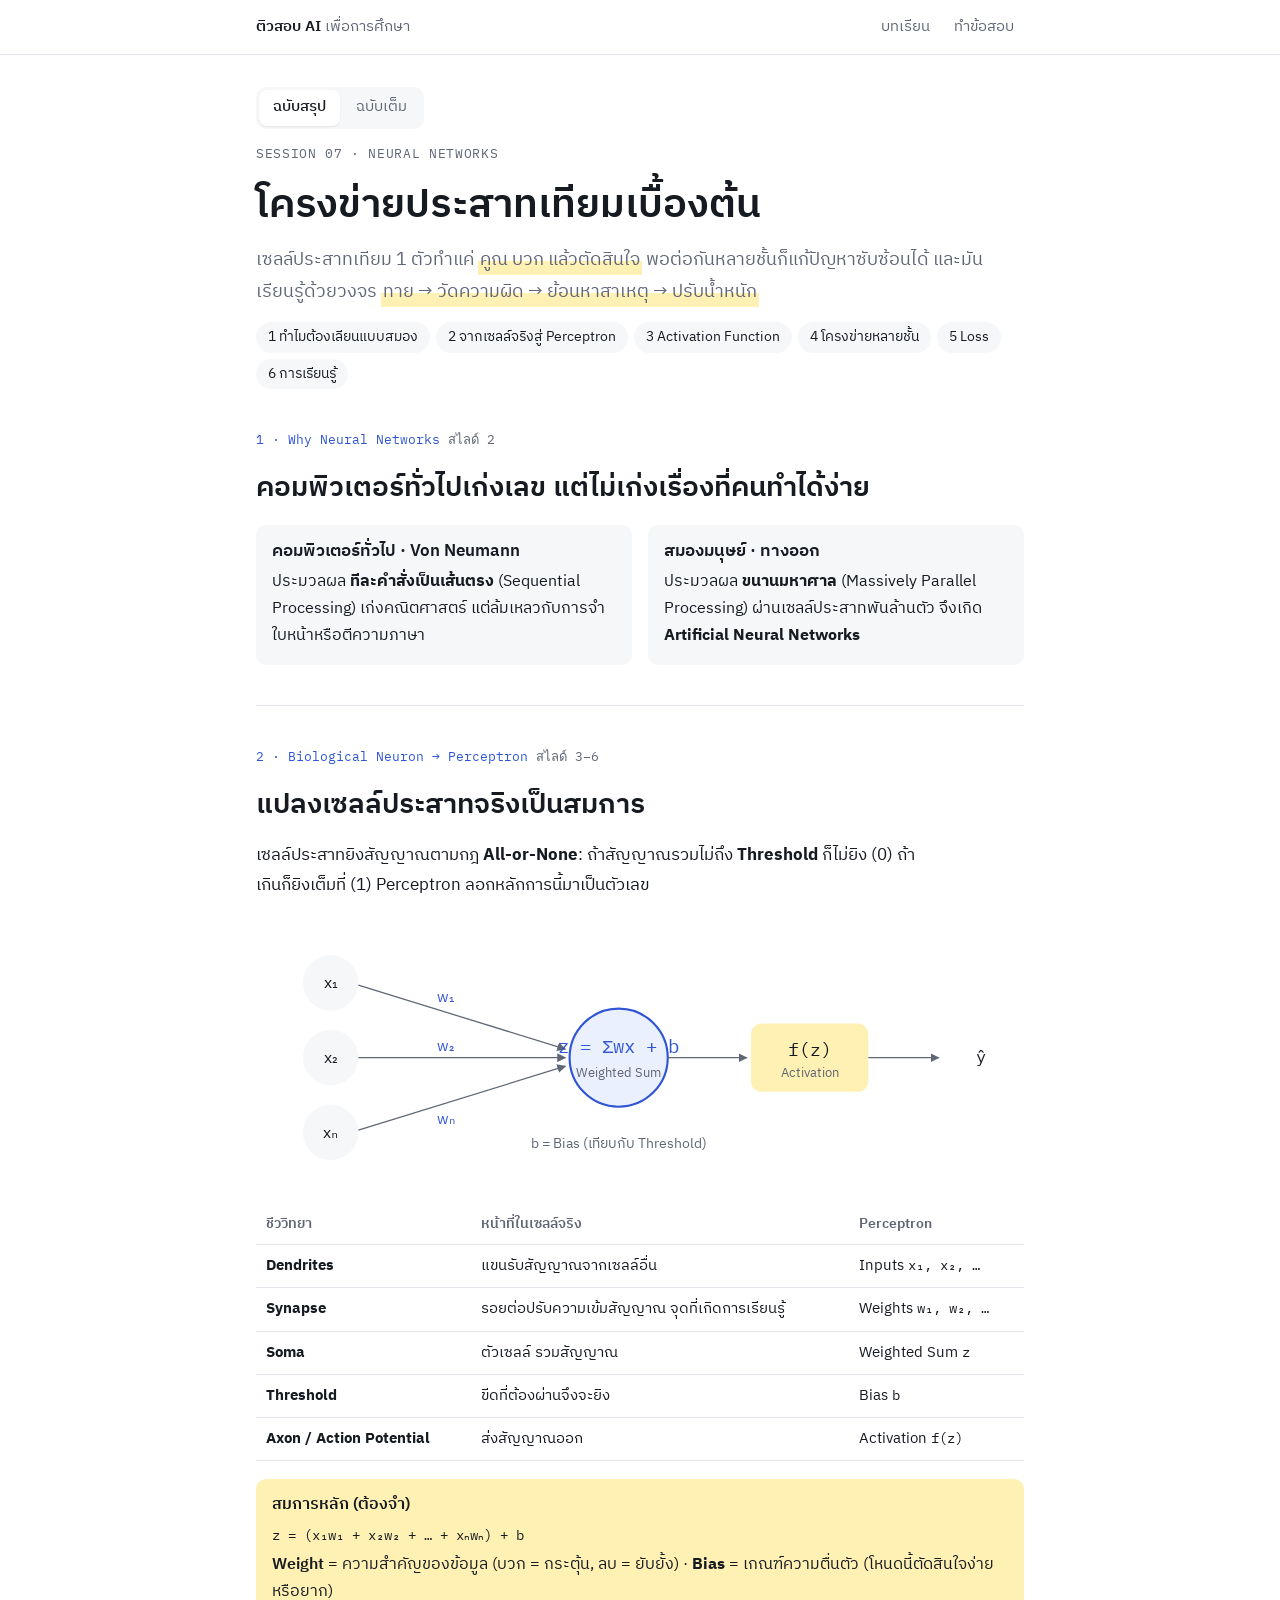
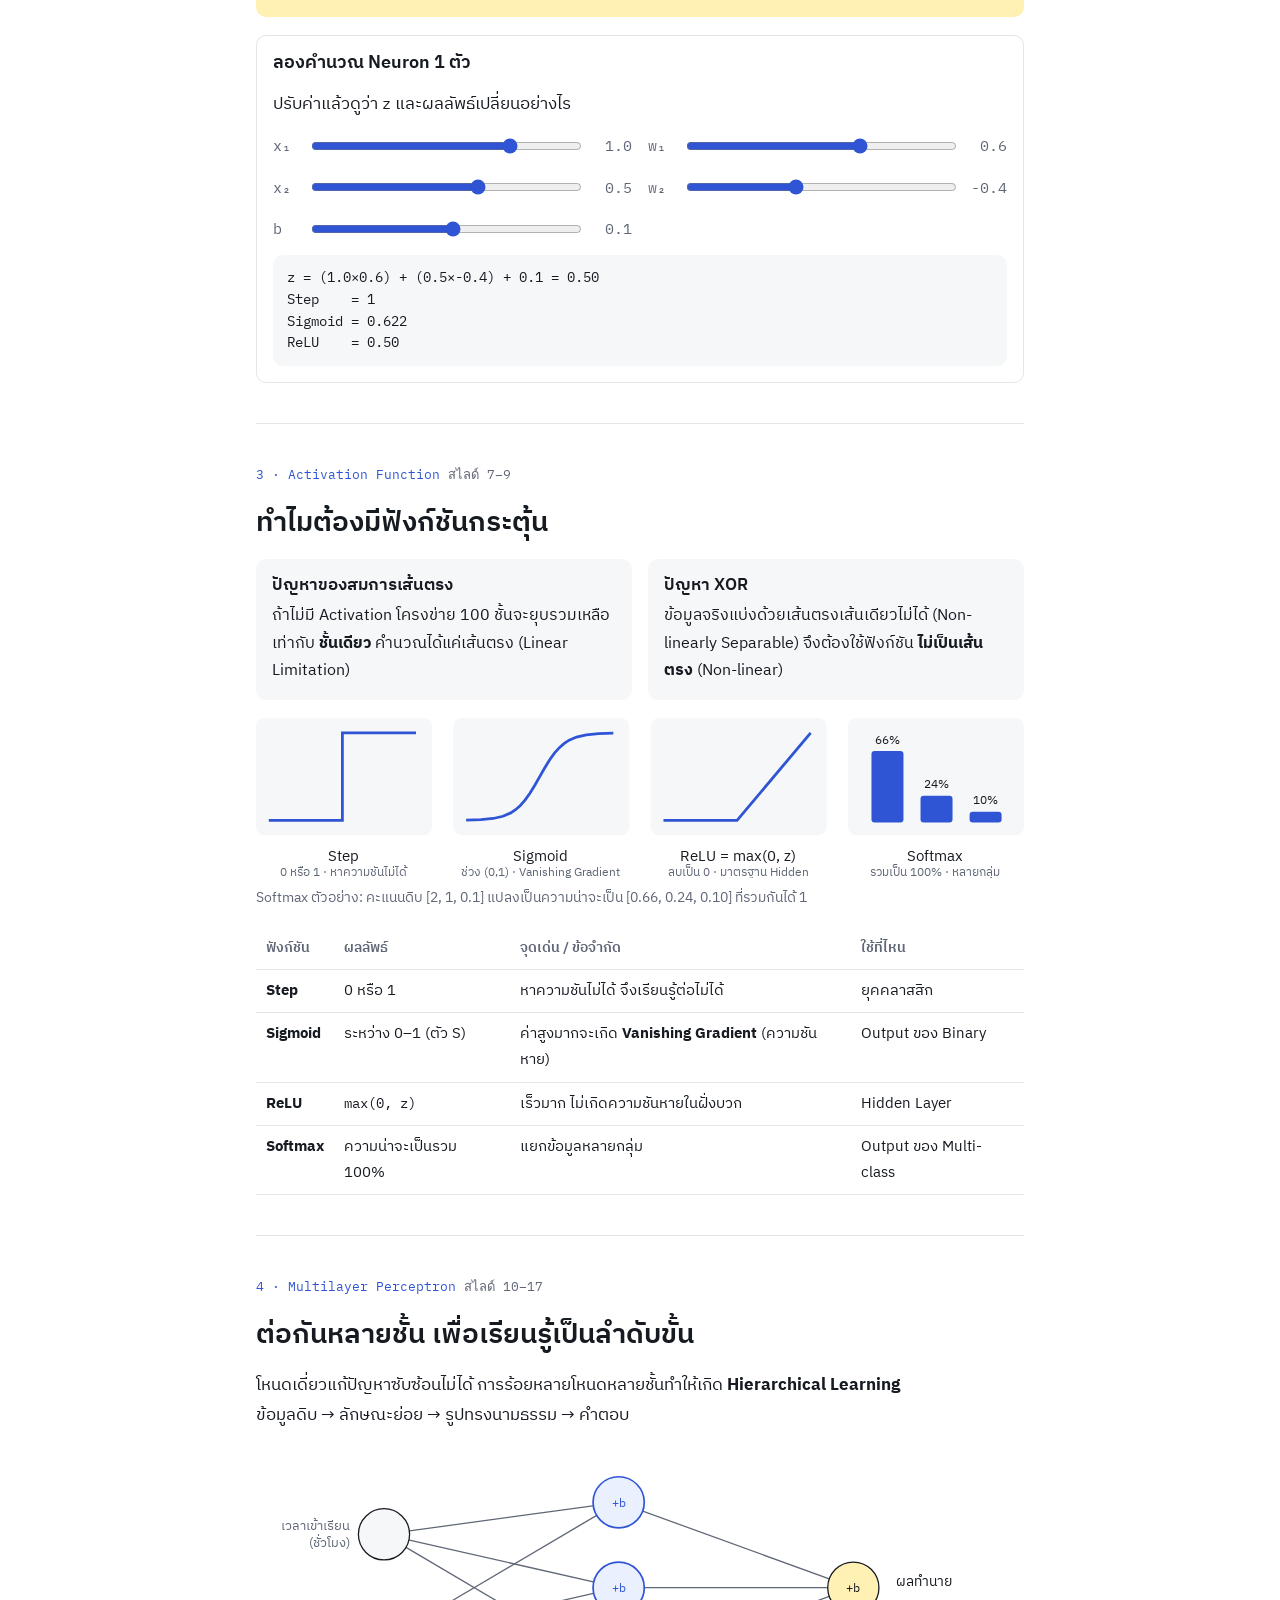
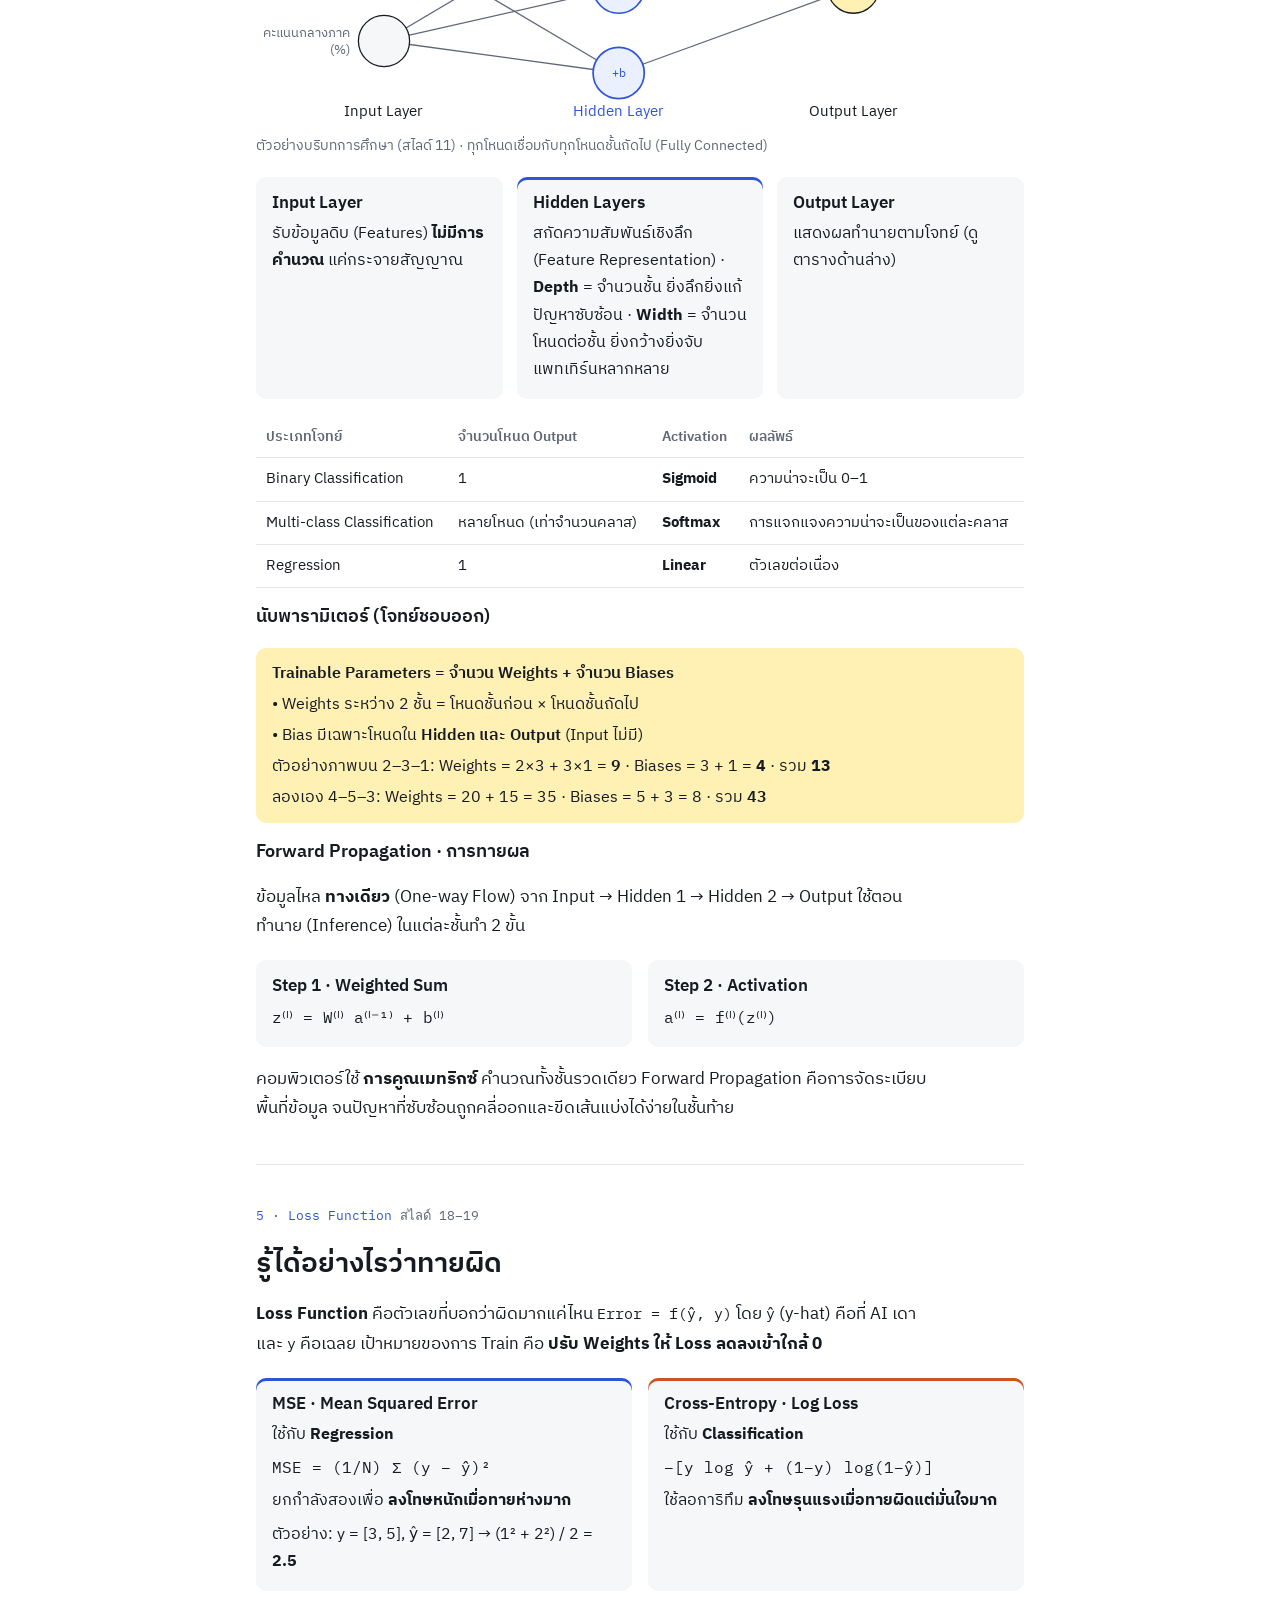
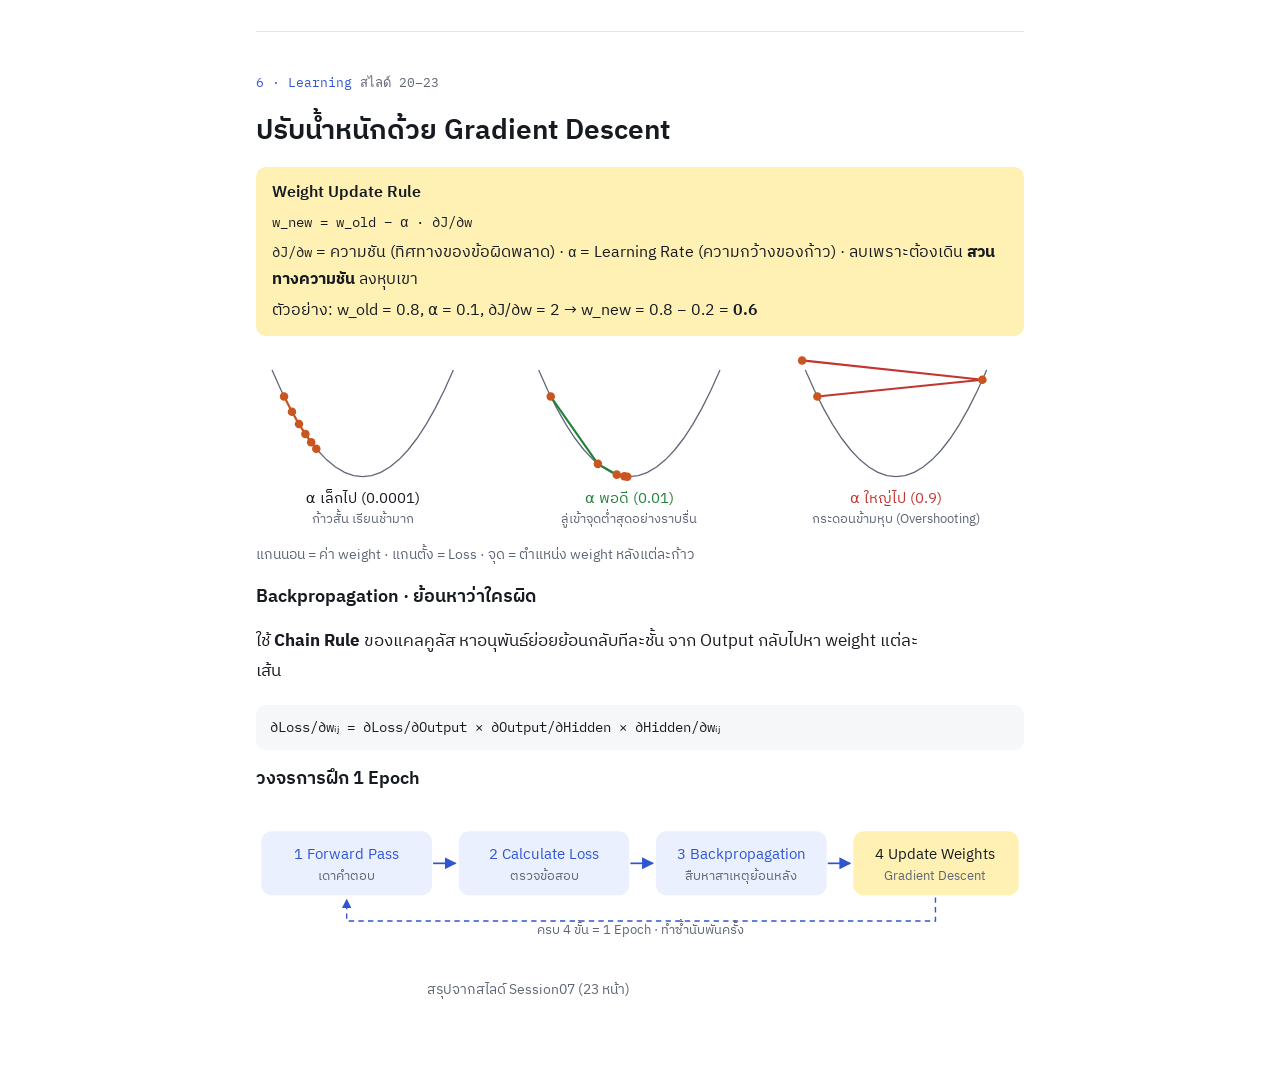
<file: sessions/s07.html>
<!doctype html>
<html lang="th">
<head>
<meta charset="utf-8">
<meta name="viewport" content="width=device-width, initial-scale=1, viewport-fit=cover">
<title>Session 07 · Neural Networks</title>
<meta name="description" content="สรุป Session 7 โครงข่ายประสาทเทียมเบื้องต้น พร้อมภาพประกอบ">
<link rel="preconnect" href="https://fonts.googleapis.com">
<link rel="preconnect" href="https://fonts.gstatic.com" crossorigin>
<link rel="stylesheet" href="https://fonts.googleapis.com/css2?family=IBM+Plex+Sans+Thai:wght@400;500;600&family=IBM+Plex+Mono:wght@400;500&display=swap">
<link rel="stylesheet" href="../assets/style.css">
</head>
<body>
<header class="topbar">
  <div class="topbar-inner">
    <a class="brand" href="../">ติวสอบ AI <span>เพื่อการศึกษา</span></a>
    <nav class="topnav" aria-label="เมนูหลัก">
      <a href="../">บทเรียน</a>
      <a href="../exam.html">ทำข้อสอบ</a>
    </nav>
  </div>
</header>

<main class="page">

<section class="hero">
  <nav class="seg" aria-label="รูปแบบเนื้อหา"><a href="s07.html" aria-current="page">ฉบับสรุป</a><a href="s07-full.html">ฉบับเต็ม</a></nav>
  <div class="eyebrow">Session 07 · Neural Networks</div>
  <h1>โครงข่ายประสาทเทียมเบื้องต้น</h1>
  <p class="lede">เซลล์ประสาทเทียม 1 ตัวทำแค่ <em class="hl">คูณ บวก แล้วตัดสินใจ</em> พอต่อกันหลายชั้นก็แก้ปัญหาซับซ้อนได้ และมันเรียนรู้ด้วยวงจร <em class="hl">ทาย → วัดความผิด → ย้อนหาสาเหตุ → ปรับน้ำหนัก</em></p>
  <nav class="toc" aria-label="สารบัญ">
    <a href="#why">1 ทำไมต้องเลียนแบบสมอง</a>
    <a href="#neuron">2 จากเซลล์จริงสู่ Perceptron</a>
    <a href="#act">3 Activation Function</a>
    <a href="#mlp">4 โครงข่ายหลายชั้น</a>
    <a href="#loss">5 Loss</a>
    <a href="#learn">6 การเรียนรู้</a>
  </nav>
</section>

<!-- 1 -->
<section class="note" id="why">
  <div class="sec-tag">1 · Why Neural Networks <span class="slide-ref">สไลด์ 2</span></div>
  <h2>คอมพิวเตอร์ทั่วไปเก่งเลข แต่ไม่เก่งเรื่องที่คนทำได้ง่าย</h2>
  <div class="grid2">
    <div class="card">
      <h3>คอมพิวเตอร์ทั่วไป · Von Neumann</h3>
      <p>ประมวลผล <b>ทีละคำสั่งเป็นเส้นตรง</b> (Sequential Processing) เก่งคณิตศาสตร์ แต่ล้มเหลวกับการจำใบหน้าหรือตีความภาษา</p>
    </div>
    <div class="card">
      <h3>สมองมนุษย์ · ทางออก</h3>
      <p>ประมวลผล <b>ขนานมหาศาล</b> (Massively Parallel Processing) ผ่านเซลล์ประสาทพันล้านตัว จึงเกิด <b>Artificial Neural Networks</b></p>
    </div>
  </div>
</section>

<!-- 2 -->
<section class="note" id="neuron">
  <div class="sec-tag">2 · Biological Neuron → Perceptron <span class="slide-ref">สไลด์ 3–6</span></div>
  <h2>แปลงเซลล์ประสาทจริงเป็นสมการ</h2>
  <p>เซลล์ประสาทยิงสัญญาณตามกฎ <b>All-or-None</b>: ถ้าสัญญาณรวมไม่ถึง <b>Threshold</b> ก็ไม่ยิง (0) ถ้าเกินก็ยิงเต็มที่ (1) Perceptron ลอกหลักการนี้มาเป็นตัวเลข</p>

  <figure>
    <div class="art">
    <svg viewBox="0 0 720 250" role="img" aria-label="แผนภาพ Perceptron">
      <defs><marker id="a7" viewBox="0 0 10 10" refX="9" refY="5" markerWidth="7" markerHeight="7" orient="auto"><path d="M0,0 L10,5 L0,10 z" class="f-muted"/></marker></defs>
      <g class="f-surface"><circle cx="70" cy="60" r="26"/><circle cx="70" cy="130" r="26"/><circle cx="70" cy="200" r="26"/></g>
      <g class="f-ink t-mono" font-size="15" text-anchor="middle"><text x="70" y="65">x₁</text><text x="70" y="135">x₂</text><text x="70" y="205">xₙ</text></g>
      <line x1="96" y1="62" x2="290" y2="122" class="s-axis" marker-end="url(#a7)"/>
      <line x1="96" y1="130" x2="290" y2="130" class="s-axis" marker-end="url(#a7)"/>
      <line x1="96" y1="198" x2="290" y2="138" class="s-axis" marker-end="url(#a7)"/>
      <g class="f-pen t-mono" font-size="14"><text x="170" y="78">w₁</text><text x="170" y="124">w₂</text><text x="170" y="192">wₙ</text></g>
      <circle cx="340" cy="130" r="46" class="f-pensoft s-pen" stroke-width="2"/>
      <text x="340" y="126" text-anchor="middle" class="f-pen t-mono" font-size="18">z = Σwx + b</text>
      <text x="340" y="148" text-anchor="middle" class="f-muted" font-size="12">Weighted Sum</text>
      <line x1="386" y1="130" x2="460" y2="130" class="s-axis" marker-end="url(#a7)"/>
      <rect x="464" y="98" width="110" height="64" rx="10" class="f-hl"/>
      <text x="519" y="128" text-anchor="middle" class="f-ink t-mono" font-size="17">f(z)</text>
      <text x="519" y="148" text-anchor="middle" class="f-muted" font-size="12">Activation</text>
      <line x1="574" y1="130" x2="640" y2="130" class="s-axis" marker-end="url(#a7)"/>
      <text x="680" y="135" text-anchor="middle" class="f-ink t-mono" font-size="16">ŷ</text>
      <text x="340" y="215" text-anchor="middle" class="f-muted" font-size="13">b = Bias (เทียบกับ Threshold)</text>
    </svg>
    </div>
  </figure>

  <div class="tbl">
  <table>
    <thead><tr><th>ชีววิทยา</th><th>หน้าที่ในเซลล์จริง</th><th>Perceptron</th></tr></thead>
    <tbody>
      <tr><td><b>Dendrites</b></td><td>แขนรับสัญญาณจากเซลล์อื่น</td><td>Inputs <code>x₁, x₂, …</code></td></tr>
      <tr><td><b>Synapse</b></td><td>รอยต่อปรับความเข้มสัญญาณ จุดที่เกิดการเรียนรู้</td><td>Weights <code>w₁, w₂, …</code></td></tr>
      <tr><td><b>Soma</b></td><td>ตัวเซลล์ รวมสัญญาณ</td><td>Weighted Sum <code>z</code></td></tr>
      <tr><td><b>Threshold</b></td><td>ขีดที่ต้องผ่านจึงจะยิง</td><td>Bias <code>b</code></td></tr>
      <tr><td><b>Axon / Action Potential</b></td><td>ส่งสัญญาณออก</td><td>Activation <code>f(z)</code></td></tr>
    </tbody>
  </table>
  </div>

  <div class="memo">
    <b>สมการหลัก (ต้องจำ)</b>
    <span class="mono">z = (x₁w₁ + x₂w₂ + … + xₙwₙ) + b</span>
    <span><b>Weight</b> = ความสำคัญของข้อมูล (บวก = กระตุ้น, ลบ = ยับยั้ง) · <b>Bias</b> = เกณฑ์ความตื่นตัว (โหนดนี้ตัดสินใจง่ายหรือยาก)</span>
  </div>

  <div class="trainer" aria-live="polite">
    <h3>ลองคำนวณ Neuron 1 ตัว</h3>
    <p>ปรับค่าแล้วดูว่า <code>z</code> และผลลัพธ์เปลี่ยนอย่างไร</p>
    <div class="grid2 sliders" id="nCalc">
      <label>x₁ <input type="range" id="nx1" min="-2" max="2" step="0.1" value="1"> <span class="num" id="vx1"></span></label>
      <label>w₁ <input type="range" id="nw1" min="-2" max="2" step="0.1" value="0.6"> <span class="num" id="vw1"></span></label>
      <label>x₂ <input type="range" id="nx2" min="-2" max="2" step="0.1" value="0.5"> <span class="num" id="vx2"></span></label>
      <label>w₂ <input type="range" id="nw2" min="-2" max="2" step="0.1" value="-0.4"> <span class="num" id="vw2"></span></label>
      <label>b <input type="range" id="nb" min="-2" max="2" step="0.1" value="0.1"> <span class="num" id="vb"></span></label>
    </div>
    <pre class="code" id="nOut"></pre>
  </div>
</section>

<!-- 3 -->
<section class="note" id="act">
  <div class="sec-tag">3 · Activation Function <span class="slide-ref">สไลด์ 7–9</span></div>
  <h2>ทำไมต้องมีฟังก์ชันกระตุ้น</h2>
  <div class="grid2">
    <div class="card">
      <h3>ปัญหาของสมการเส้นตรง</h3>
      <p>ถ้าไม่มี Activation โครงข่าย 100 ชั้นจะยุบรวมเหลือเท่ากับ <b>ชั้นเดียว</b> คำนวณได้แค่เส้นตรง (Linear Limitation)</p>
    </div>
    <div class="card">
      <h3>ปัญหา XOR</h3>
      <p>ข้อมูลจริงแบ่งด้วยเส้นตรงเส้นเดียวไม่ได้ (Non-linearly Separable) จึงต้องใช้ฟังก์ชัน <b>ไม่เป็นเส้นตรง</b> (Non-linear)</p>
    </div>
  </div>

  <figure>
    <div class="art">
    <svg viewBox="0 0 720 150" role="img" aria-label="กราฟ step sigmoid relu และตัวอย่าง softmax">
      <g>
        <rect x="0" y="0" width="165" height="110" rx="8" class="f-surface"/>
        <path d="M12 96 H81 V14 H150" class="s-pen" stroke-width="2.6"/>
        <text x="82" y="134" text-anchor="middle" class="f-ink" font-size="14">Step</text>
        <text x="82" y="148" text-anchor="middle" class="f-muted" font-size="11">0 หรือ 1 · หาความชันไม่ได้</text>
      </g>
      <g transform="translate(185 0)">
        <rect x="0" y="0" width="165" height="110" rx="8" class="f-surface"/>
        <path d="M12.0,95.8 L25.8,95.3 L37.3,94.2 L46.5,92.1 L53.4,89.2 L58.0,86.2 L62.6,82.2 L67.2,77.0 L71.8,70.6 L76.4,63.1 L81.0,55.0 L85.6,46.9 L90.2,39.4 L94.8,33.0 L99.4,27.8 L104.0,23.8 L108.6,20.8 L115.5,17.9 L124.7,15.8 L136.2,14.7 L150.0,14.2" class="s-pen" stroke-width="2.6"/>
        <text x="82" y="134" text-anchor="middle" class="f-ink" font-size="14">Sigmoid</text>
        <text x="82" y="148" text-anchor="middle" class="f-muted" font-size="11">ช่วง (0,1) · Vanishing Gradient</text>
      </g>
      <g transform="translate(370 0)">
        <rect x="0" y="0" width="165" height="110" rx="8" class="f-surface"/>
        <path d="M12 96 H81 L150 14" class="s-pen" stroke-width="2.6"/>
        <text x="82" y="134" text-anchor="middle" class="f-ink" font-size="14">ReLU = max(0, z)</text>
        <text x="82" y="148" text-anchor="middle" class="f-muted" font-size="11">ลบเป็น 0 · มาตรฐาน Hidden</text>
      </g>
      <g transform="translate(555 0)">
        <rect x="0" y="0" width="165" height="110" rx="8" class="f-surface"/>
        <rect x="22" y="31" width="30" height="67" rx="3" class="f-pen"/>
        <rect x="68" y="73" width="30" height="25" rx="3" class="f-pen"/>
        <rect x="114" y="88" width="30" height="10" rx="3" class="f-pen"/>
        <g class="f-ink t-mono" font-size="11" text-anchor="middle"><text x="37" y="24">66%</text><text x="83" y="66">24%</text><text x="129" y="81">10%</text></g>
        <text x="82" y="134" text-anchor="middle" class="f-ink" font-size="14">Softmax</text>
        <text x="82" y="148" text-anchor="middle" class="f-muted" font-size="11">รวมเป็น 100% · หลายกลุ่ม</text>
      </g>
    </svg>
    </div>
    <figcaption>Softmax ตัวอย่าง: คะแนนดิบ [2, 1, 0.1] แปลงเป็นความน่าจะเป็น [0.66, 0.24, 0.10] ที่รวมกันได้ 1</figcaption>
  </figure>

  <div class="tbl">
  <table>
    <thead><tr><th>ฟังก์ชัน</th><th>ผลลัพธ์</th><th>จุดเด่น / ข้อจำกัด</th><th>ใช้ที่ไหน</th></tr></thead>
    <tbody>
      <tr><td><b>Step</b></td><td>0 หรือ 1</td><td>หาความชันไม่ได้ จึงเรียนรู้ต่อไม่ได้</td><td>ยุคคลาสสิก</td></tr>
      <tr><td><b>Sigmoid</b></td><td>ระหว่าง 0–1 (ตัว S)</td><td>ค่าสูงมากจะเกิด <b>Vanishing Gradient</b> (ความชันหาย)</td><td>Output ของ Binary</td></tr>
      <tr><td><b>ReLU</b></td><td><code>max(0, z)</code></td><td>เร็วมาก ไม่เกิดความชันหายในฝั่งบวก</td><td>Hidden Layer</td></tr>
      <tr><td><b>Softmax</b></td><td>ความน่าจะเป็นรวม 100%</td><td>แยกข้อมูลหลายกลุ่ม</td><td>Output ของ Multi-class</td></tr>
    </tbody>
  </table>
  </div>
</section>

<!-- 4 -->
<section class="note" id="mlp">
  <div class="sec-tag">4 · Multilayer Perceptron <span class="slide-ref">สไลด์ 10–17</span></div>
  <h2>ต่อกันหลายชั้น เพื่อเรียนรู้เป็นลำดับขั้น</h2>
  <p>โหนดเดี่ยวแก้ปัญหาซับซ้อนไม่ได้ การร้อยหลายโหนดหลายชั้นทำให้เกิด <b>Hierarchical Learning</b> ข้อมูลดิบ → ลักษณะย่อย → รูปทรงนามธรรม → คำตอบ</p>

  <figure>
    <div class="art">
    <svg viewBox="0 0 720 260" role="img" aria-label="โครงข่าย 2-3-1 พร้อมชื่อชั้น">
      <g class="s-axis" stroke-width="1">
        <line x1="120" y1="80" x2="340" y2="50"/><line x1="120" y1="80" x2="340" y2="130"/><line x1="120" y1="80" x2="340" y2="210"/>
        <line x1="120" y1="180" x2="340" y2="50"/><line x1="120" y1="180" x2="340" y2="130"/><line x1="120" y1="180" x2="340" y2="210"/>
        <line x1="340" y1="50" x2="560" y2="130"/><line x1="340" y1="130" x2="560" y2="130"/><line x1="340" y1="210" x2="560" y2="130"/>
      </g>
      <g class="f-surface s-ink" stroke-width="1.2"><circle cx="120" cy="80" r="24"/><circle cx="120" cy="180" r="24"/></g>
      <g class="f-pensoft s-pen" stroke-width="1.6"><circle cx="340" cy="50" r="24"/><circle cx="340" cy="130" r="24"/><circle cx="340" cy="210" r="24"/></g>
      <circle cx="560" cy="130" r="24" class="f-hl s-ink" stroke-width="1.2"/>
      <g class="f-muted" font-size="12" text-anchor="end"><text x="88" y="76">เวลาเข้าเรียน</text><text x="88" y="92">(ชั่วโมง)</text><text x="88" y="176">คะแนนกลางภาค</text><text x="88" y="192">(%)</text></g>
      <g class="f-pen t-mono" font-size="11" text-anchor="middle"><text x="340" y="54">+b</text><text x="340" y="134">+b</text><text x="340" y="214">+b</text></g>
      <text x="560" y="134" text-anchor="middle" class="f-ink t-mono" font-size="11">+b</text>
      <text x="600" y="128" class="f-ink" font-size="13">ผลทำนาย</text>
      <g font-size="14" text-anchor="middle"><text x="120" y="250" class="f-ink">Input Layer</text><text x="340" y="250" class="f-pen">Hidden Layer</text><text x="560" y="250" class="f-ink">Output Layer</text></g>
    </svg>
    </div>
    <figcaption>ตัวอย่างบริบทการศึกษา (สไลด์ 11) · ทุกโหนดเชื่อมกับทุกโหนดชั้นถัดไป (Fully Connected)</figcaption>
  </figure>

  <div class="grid3">
    <div class="card">
      <h3>Input Layer</h3>
      <p>รับข้อมูลดิบ (Features) <b>ไม่มีการคำนวณ</b> แค่กระจายสัญญาณ</p>
    </div>
    <div class="card sup">
      <h3>Hidden Layers</h3>
      <p>สกัดความสัมพันธ์เชิงลึก (Feature Representation) · <b>Depth</b> = จำนวนชั้น ยิ่งลึกยิ่งแก้ปัญหาซับซ้อน · <b>Width</b> = จำนวนโหนดต่อชั้น ยิ่งกว้างยิ่งจับแพทเทิร์นหลากหลาย</p>
    </div>
    <div class="card">
      <h3>Output Layer</h3>
      <p>แสดงผลทำนายตามโจทย์ (ดูตารางด้านล่าง)</p>
    </div>
  </div>

  <div class="tbl">
  <table>
    <thead><tr><th>ประเภทโจทย์</th><th>จำนวนโหนด Output</th><th>Activation</th><th>ผลลัพธ์</th></tr></thead>
    <tbody>
      <tr><td>Binary Classification</td><td>1</td><td><b>Sigmoid</b></td><td>ความน่าจะเป็น 0–1</td></tr>
      <tr><td>Multi-class Classification</td><td>หลายโหนด (เท่าจำนวนคลาส)</td><td><b>Softmax</b></td><td>การแจกแจงความน่าจะเป็นของแต่ละคลาส</td></tr>
      <tr><td>Regression</td><td>1</td><td><b>Linear</b></td><td>ตัวเลขต่อเนื่อง</td></tr>
    </tbody>
  </table>
  </div>

  <h3>นับพารามิเตอร์ (โจทย์ชอบออก)</h3>
  <div class="memo">
    <b>Trainable Parameters = จำนวน Weights + จำนวน Biases</b>
    <span>• Weights ระหว่าง 2 ชั้น = โหนดชั้นก่อน × โหนดชั้นถัดไป</span>
    <span>• Bias มีเฉพาะโหนดใน <b>Hidden และ Output</b> (Input ไม่มี)</span>
    <span>ตัวอย่างภาพบน 2–3–1: Weights = 2×3 + 3×1 = <b>9</b> · Biases = 3 + 1 = <b>4</b> · รวม <b>13</b></span>
    <span>ลองเอง 4–5–3: Weights = 20 + 15 = 35 · Biases = 5 + 3 = 8 · รวม <b>43</b></span>
  </div>

  <h3>Forward Propagation · การทายผล</h3>
  <p>ข้อมูลไหล <b>ทางเดียว</b> (One-way Flow) จาก Input → Hidden 1 → Hidden 2 → Output ใช้ตอนทำนาย (Inference) ในแต่ละชั้นทำ 2 ขั้น</p>
  <div class="grid2">
    <div class="card"><h3>Step 1 · Weighted Sum</h3><p class="mono">z⁽ˡ⁾ = W⁽ˡ⁾ a⁽ˡ⁻¹⁾ + b⁽ˡ⁾</p></div>
    <div class="card"><h3>Step 2 · Activation</h3><p class="mono">a⁽ˡ⁾ = f⁽ˡ⁾(z⁽ˡ⁾)</p></div>
  </div>
  <p>คอมพิวเตอร์ใช้ <b>การคูณเมทริกซ์</b> คำนวณทั้งชั้นรวดเดียว Forward Propagation คือการจัดระเบียบพื้นที่ข้อมูล จนปัญหาที่ซับซ้อนถูกคลี่ออกและขีดเส้นแบ่งได้ง่ายในชั้นท้าย</p>
</section>

<!-- 5 -->
<section class="note" id="loss">
  <div class="sec-tag">5 · Loss Function <span class="slide-ref">สไลด์ 18–19</span></div>
  <h2>รู้ได้อย่างไรว่าทายผิด</h2>
  <p><b>Loss Function</b> คือตัวเลขที่บอกว่าผิดมากแค่ไหน <code>Error = f(ŷ, y)</code> โดย <code>ŷ</code> (y-hat) คือที่ AI เดา และ <code>y</code> คือเฉลย เป้าหมายของการ Train คือ <b>ปรับ Weights ให้ Loss ลดลงเข้าใกล้ 0</b></p>
  <div class="grid2">
    <div class="card sup">
      <h3>MSE · Mean Squared Error</h3>
      <p>ใช้กับ <b>Regression</b></p>
      <p class="mono">MSE = (1/N) Σ (y − ŷ)²</p>
      <p>ยกกำลังสองเพื่อ <b>ลงโทษหนักเมื่อทายห่างมาก</b></p>
      <p>ตัวอย่าง: y = [3, 5], ŷ = [2, 7] → (1² + 2²) / 2 = <b>2.5</b></p>
    </div>
    <div class="card rl">
      <h3>Cross-Entropy · Log Loss</h3>
      <p>ใช้กับ <b>Classification</b></p>
      <p class="mono">−[y log ŷ + (1−y) log(1−ŷ)]</p>
      <p>ใช้ลอการิทึม <b>ลงโทษรุนแรงเมื่อทายผิดแต่มั่นใจมาก</b></p>
    </div>
  </div>
</section>

<!-- 6 -->
<section class="note" id="learn">
  <div class="sec-tag">6 · Learning <span class="slide-ref">สไลด์ 20–23</span></div>
  <h2>ปรับน้ำหนักด้วย Gradient Descent</h2>
  <div class="memo">
    <b>Weight Update Rule</b>
    <span class="mono">w_new = w_old − α · ∂J/∂w</span>
    <span><code>∂J/∂w</code> = ความชัน (ทิศทางของข้อผิดพลาด) · <code>α</code> = Learning Rate (ความกว้างของก้าว) · ลบเพราะต้องเดิน <b>สวนทางความชัน</b> ลงหุบเขา</span>
    <span>ตัวอย่าง: w_old = 0.8, α = 0.1, ∂J/∂w = 2 → w_new = 0.8 − 0.2 = <b>0.6</b></span>
  </div>

  <figure>
    <div class="art">
    <svg viewBox="0 0 720 170" role="img" aria-label="ผลของ learning rate เล็ก พอดี ใหญ่">
      <defs><marker id="dot" viewBox="0 0 10 10" refX="5" refY="5" markerWidth="5" markerHeight="5"><circle cx="5" cy="5" r="4" class="f-B"/></marker></defs>
      <g>
        <path d="M15.0,15.0 L23.5,34.0 L32.0,51.0 L40.5,66.0 L49.0,79.0 L57.5,90.0 L66.0,99.0 L74.5,106.0 L83.0,111.0 L91.5,114.0 L100.0,115.0 L108.5,114.0 L117.0,111.0 L125.5,106.0 L134.0,99.0 L142.5,90.0 L151.0,79.0 L159.5,66.0 L168.0,51.0 L176.5,34.0 L185.0,15.0" class="s-axis" stroke-width="1.6"/>
        <polyline points="26.3,39.9 33.7,54.2 40.3,65.7 46.3,75.1 51.7,82.7 56.5,88.8" class="s-B" stroke-width="2" marker-start="url(#dot)" marker-mid="url(#dot)" marker-end="url(#dot)"/>
        <text x="100" y="140" text-anchor="middle" class="f-ink" font-size="14">α เล็กไป (0.0001)</text>
        <text x="100" y="158" text-anchor="middle" class="f-muted" font-size="12">ก้าวสั้น เรียนช้ามาก</text>
      </g>
      <g transform="translate(250 0)">
        <path d="M15.0,15.0 L23.5,34.0 L32.0,51.0 L40.5,66.0 L49.0,79.0 L57.5,90.0 L66.0,99.0 L74.5,106.0 L83.0,111.0 L91.5,114.0 L100.0,115.0 L108.5,114.0 L117.0,111.0 L125.5,106.0 L134.0,99.0 L142.5,90.0 L151.0,79.0 L159.5,66.0 L168.0,51.0 L176.5,34.0 L185.0,15.0" class="s-axis" stroke-width="1.6"/>
        <polyline points="26.3,39.9 70.5,103.0 88.2,113.1 95.3,114.7 98.1,115.0" class="s-good" stroke-width="2" marker-start="url(#dot)" marker-mid="url(#dot)" marker-end="url(#dot)"/>
        <text x="100" y="140" text-anchor="middle" class="f-good" font-size="14">α พอดี (0.01)</text>
        <text x="100" y="158" text-anchor="middle" class="f-muted" font-size="12">ลู่เข้าจุดต่ำสุดอย่างราบรื่น</text>
      </g>
      <g transform="translate(500 0)">
        <path d="M15.0,15.0 L23.5,34.0 L32.0,51.0 L40.5,66.0 L49.0,79.0 L57.5,90.0 L66.0,99.0 L74.5,106.0 L83.0,111.0 L91.5,114.0 L100.0,115.0 L108.5,114.0 L117.0,111.0 L125.5,106.0 L134.0,99.0 L142.5,90.0 L151.0,79.0 L159.5,66.0 L168.0,51.0 L176.5,34.0 L185.0,15.0" class="s-axis" stroke-width="1.6"/>
        <polyline points="26.3,39.9 181.0,24.1 12,6" class="s-bad" stroke-width="2" marker-start="url(#dot)" marker-mid="url(#dot)" marker-end="url(#dot)"/>
        <text x="100" y="140" text-anchor="middle" class="f-bad" font-size="14">α ใหญ่ไป (0.9)</text>
        <text x="100" y="158" text-anchor="middle" class="f-muted" font-size="12">กระดอนข้ามหุบ (Overshooting)</text>
      </g>
    </svg>
    </div>
    <figcaption>แกนนอน = ค่า weight · แกนตั้ง = Loss · จุด = ตำแหน่ง weight หลังแต่ละก้าว</figcaption>
  </figure>

  <h3>Backpropagation · ย้อนหาว่าใครผิด</h3>
  <p>ใช้ <b>Chain Rule</b> ของแคลคูลัส หาอนุพันธ์ย่อยย้อนกลับทีละชั้น จาก Output กลับไปหา weight แต่ละเส้น</p>
  <pre class="code">∂Loss/∂wᵢⱼ = ∂Loss/∂Output × ∂Output/∂Hidden × ∂Hidden/∂wᵢⱼ</pre>

  <h3>วงจรการฝึก 1 Epoch</h3>
  <figure>
    <div class="art">
    <svg viewBox="0 0 720 120" role="img" aria-label="วงจร training loop 4 ขั้น">
      <defs><marker id="a7b" viewBox="0 0 10 10" refX="9" refY="5" markerWidth="7" markerHeight="7" orient="auto"><path d="M0,0 L10,5 L0,10 z" class="f-pen"/></marker></defs>
      <g font-size="14" text-anchor="middle">
        <rect x="5" y="20" width="160" height="60" rx="10" class="f-pensoft"/><text x="85" y="46" class="f-pen">1 Forward Pass</text><text x="85" y="66" class="f-muted" font-size="12">เดาคำตอบ</text>
        <rect x="190" y="20" width="160" height="60" rx="10" class="f-pensoft"/><text x="270" y="46" class="f-pen">2 Calculate Loss</text><text x="270" y="66" class="f-muted" font-size="12">ตรวจข้อสอบ</text>
        <rect x="375" y="20" width="160" height="60" rx="10" class="f-pensoft"/><text x="455" y="46" class="f-pen">3 Backpropagation</text><text x="455" y="66" class="f-muted" font-size="12">สืบหาสาเหตุย้อนหลัง</text>
        <rect x="560" y="20" width="155" height="60" rx="10" class="f-hl"/><text x="637" y="46" class="f-ink">4 Update Weights</text><text x="637" y="66" class="f-muted" font-size="12">Gradient Descent</text>
      </g>
      <g class="s-pen" stroke-width="1.6"><line x1="166" y1="50" x2="187" y2="50" marker-end="url(#a7b)"/><line x1="351" y1="50" x2="372" y2="50" marker-end="url(#a7b)"/><line x1="536" y1="50" x2="557" y2="50" marker-end="url(#a7b)"/></g>
      <path d="M637 82 V104 H85 V84" class="s-pen" stroke-width="1.3" stroke-dasharray="5 4" marker-end="url(#a7b)"/>
      <text x="360" y="116" text-anchor="middle" class="f-muted" font-size="12">ครบ 4 ขั้น = 1 Epoch · ทำซ้ำนับพันครั้ง</text>
    </svg>
    </div>
  </figure>
</section>

<p class="foot">สรุปจากสไลด์ Session07 (23 หน้า)</p>
</main>

<script>
(function () {
  const ids = ["x1", "w1", "x2", "w2", "b"];
  const get = (k) => parseFloat(document.getElementById("n" + k).value);
  const out = document.getElementById("nOut");
  function render() {
    const v = Object.fromEntries(ids.map((k) => [k, get(k)]));
    ids.forEach((k) => (document.getElementById("v" + k).textContent = v[k].toFixed(1)));
    const z = v.x1 * v.w1 + v.x2 * v.w2 + v.b;
    const sig = 1 / (1 + Math.exp(-z));
    out.textContent =
      `z = (${v.x1.toFixed(1)}×${v.w1.toFixed(1)}) + (${v.x2.toFixed(1)}×${v.w2.toFixed(1)}) + ${v.b.toFixed(1)} = ${z.toFixed(2)}\n` +
      `Step    = ${z >= 0 ? 1 : 0}\n` +
      `Sigmoid = ${sig.toFixed(3)}\n` +
      `ReLU    = ${Math.max(0, z).toFixed(2)}`;
  }
  ids.forEach((k) => document.getElementById("n" + k).addEventListener("input", render));
  render();
})();
</script>
</body>
</html>
</file>
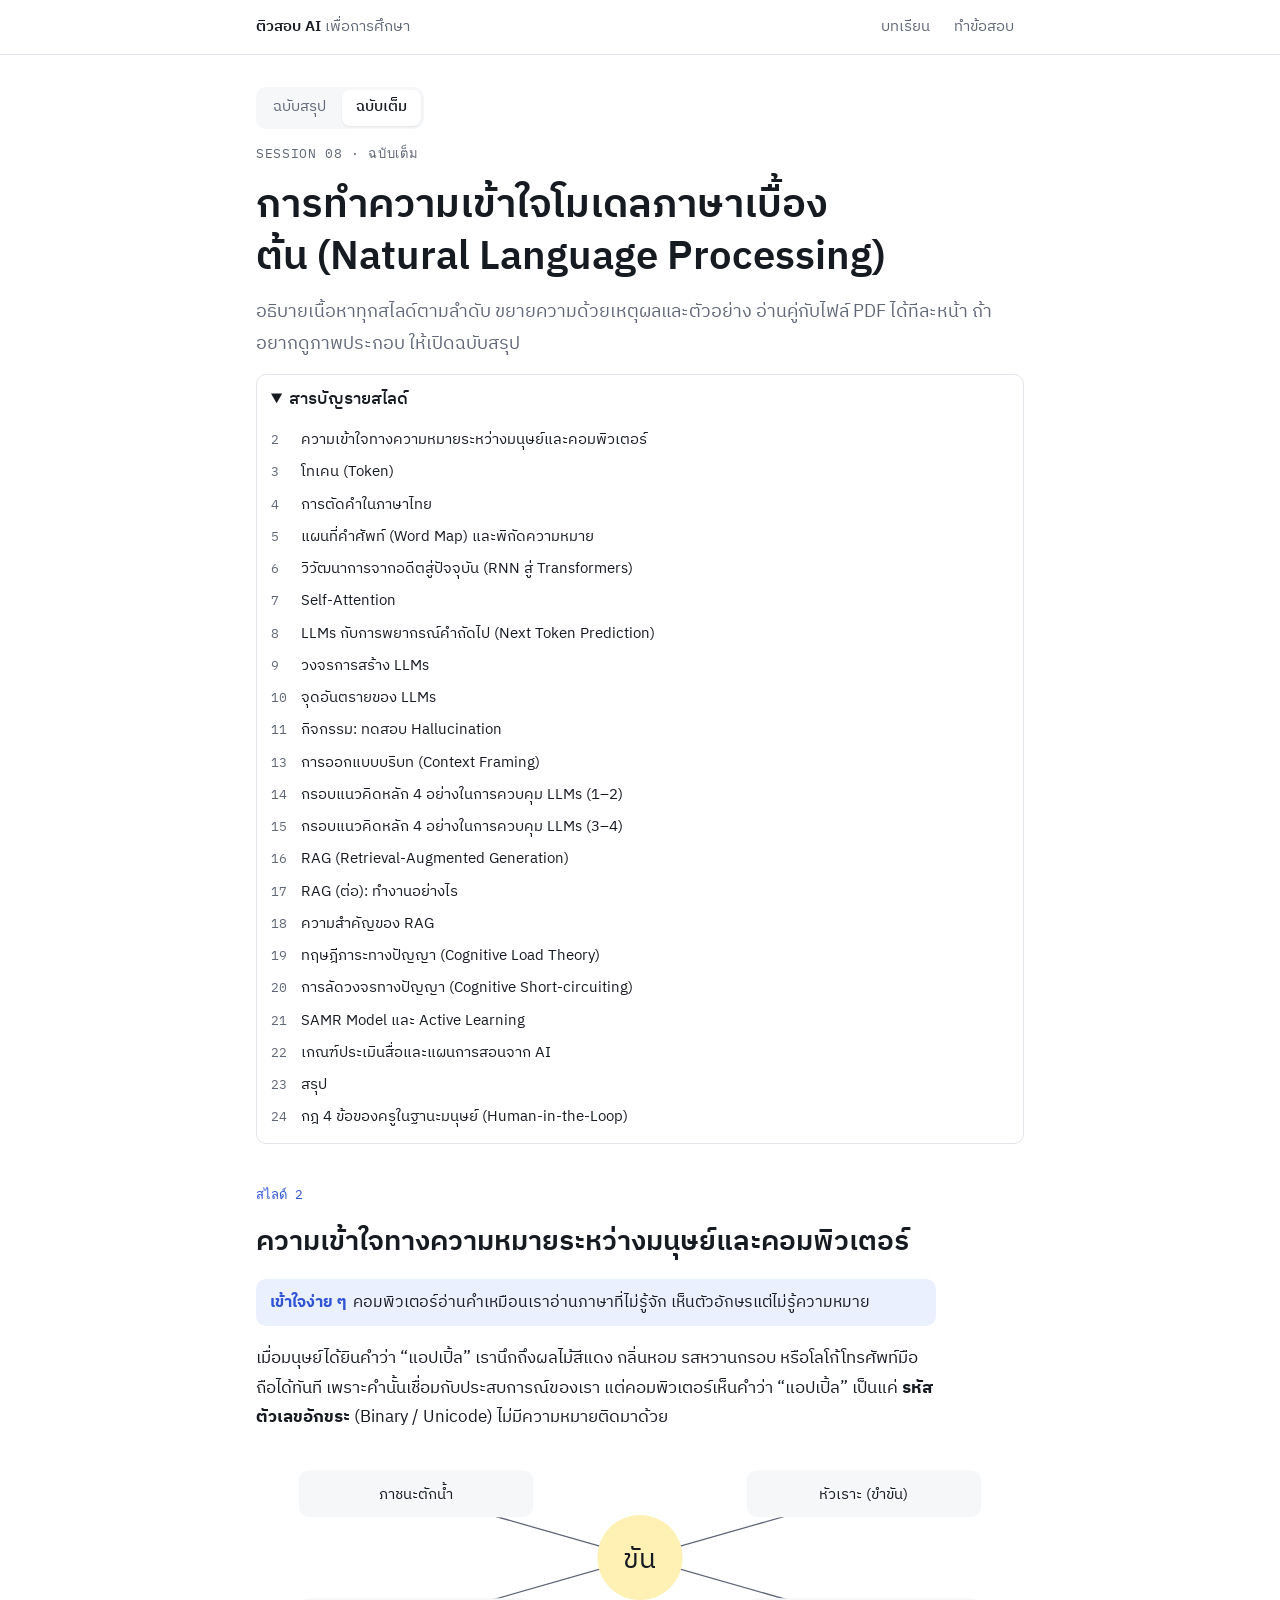
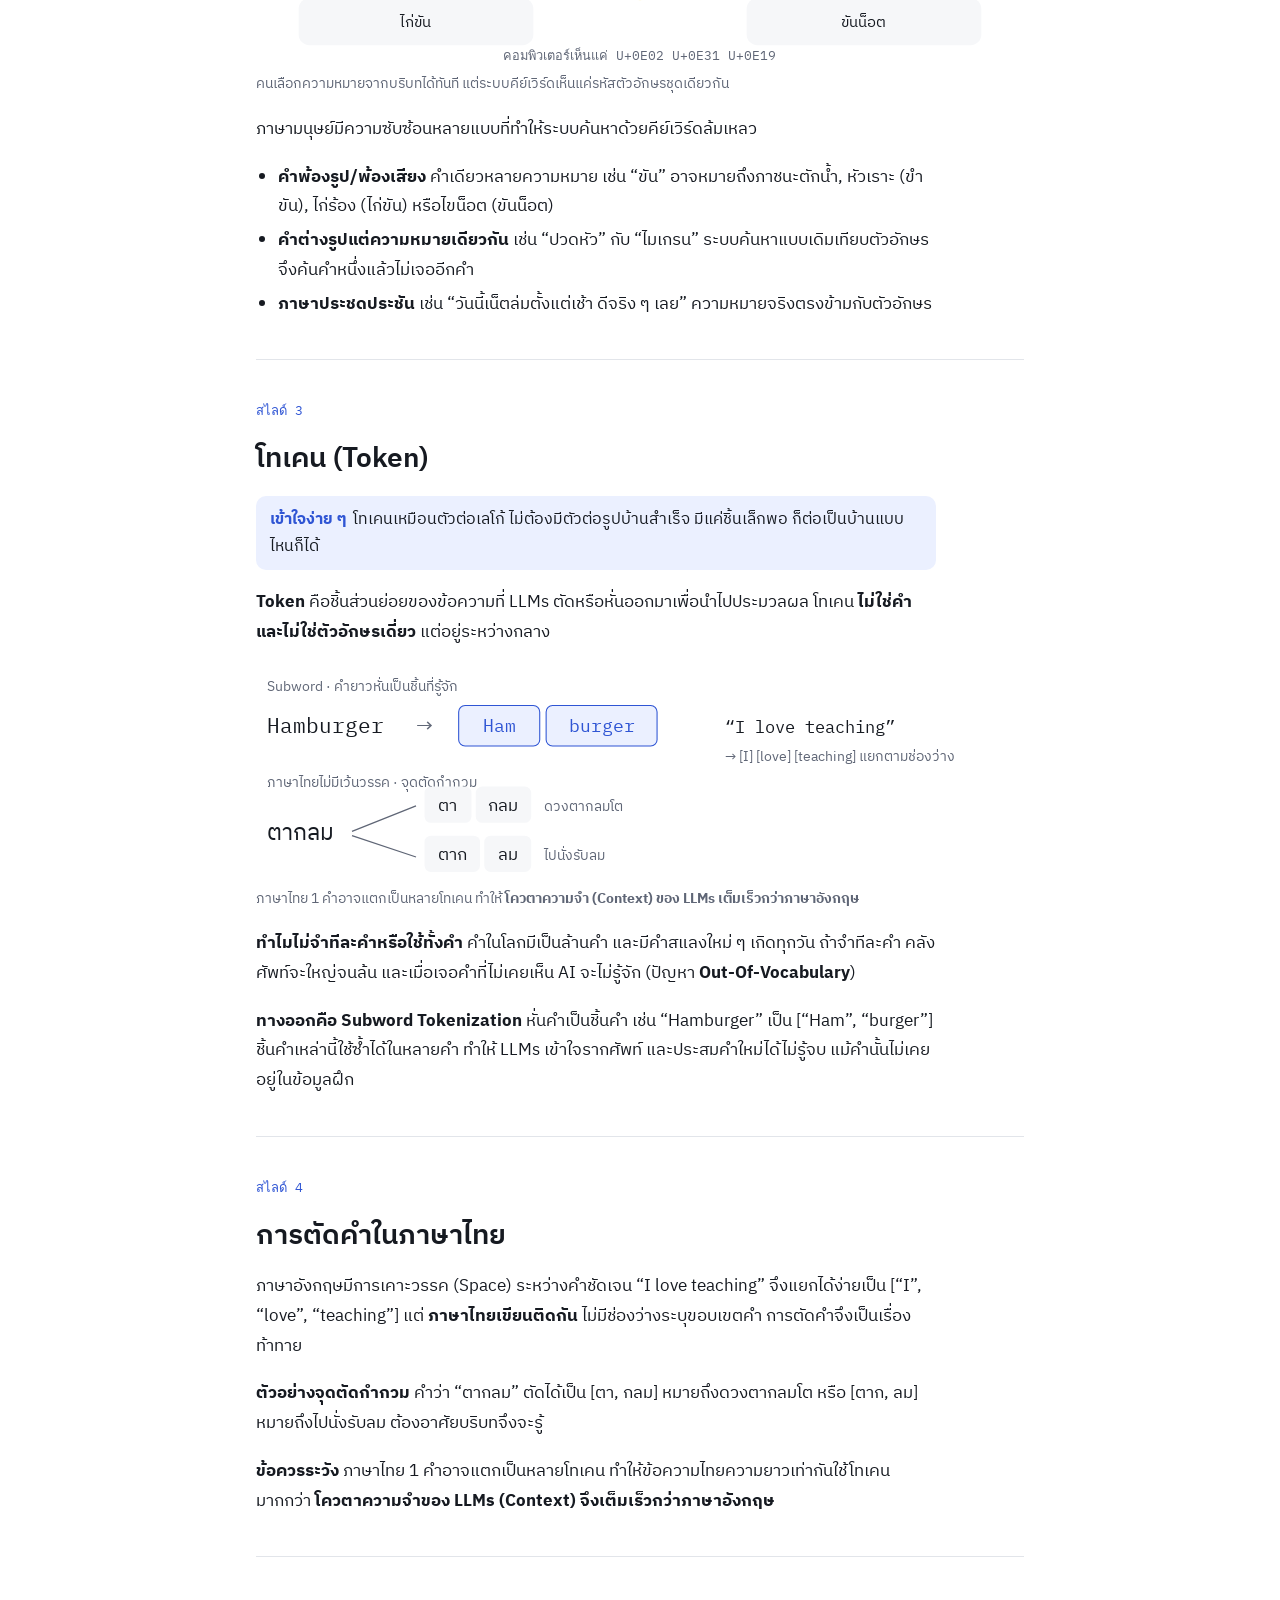
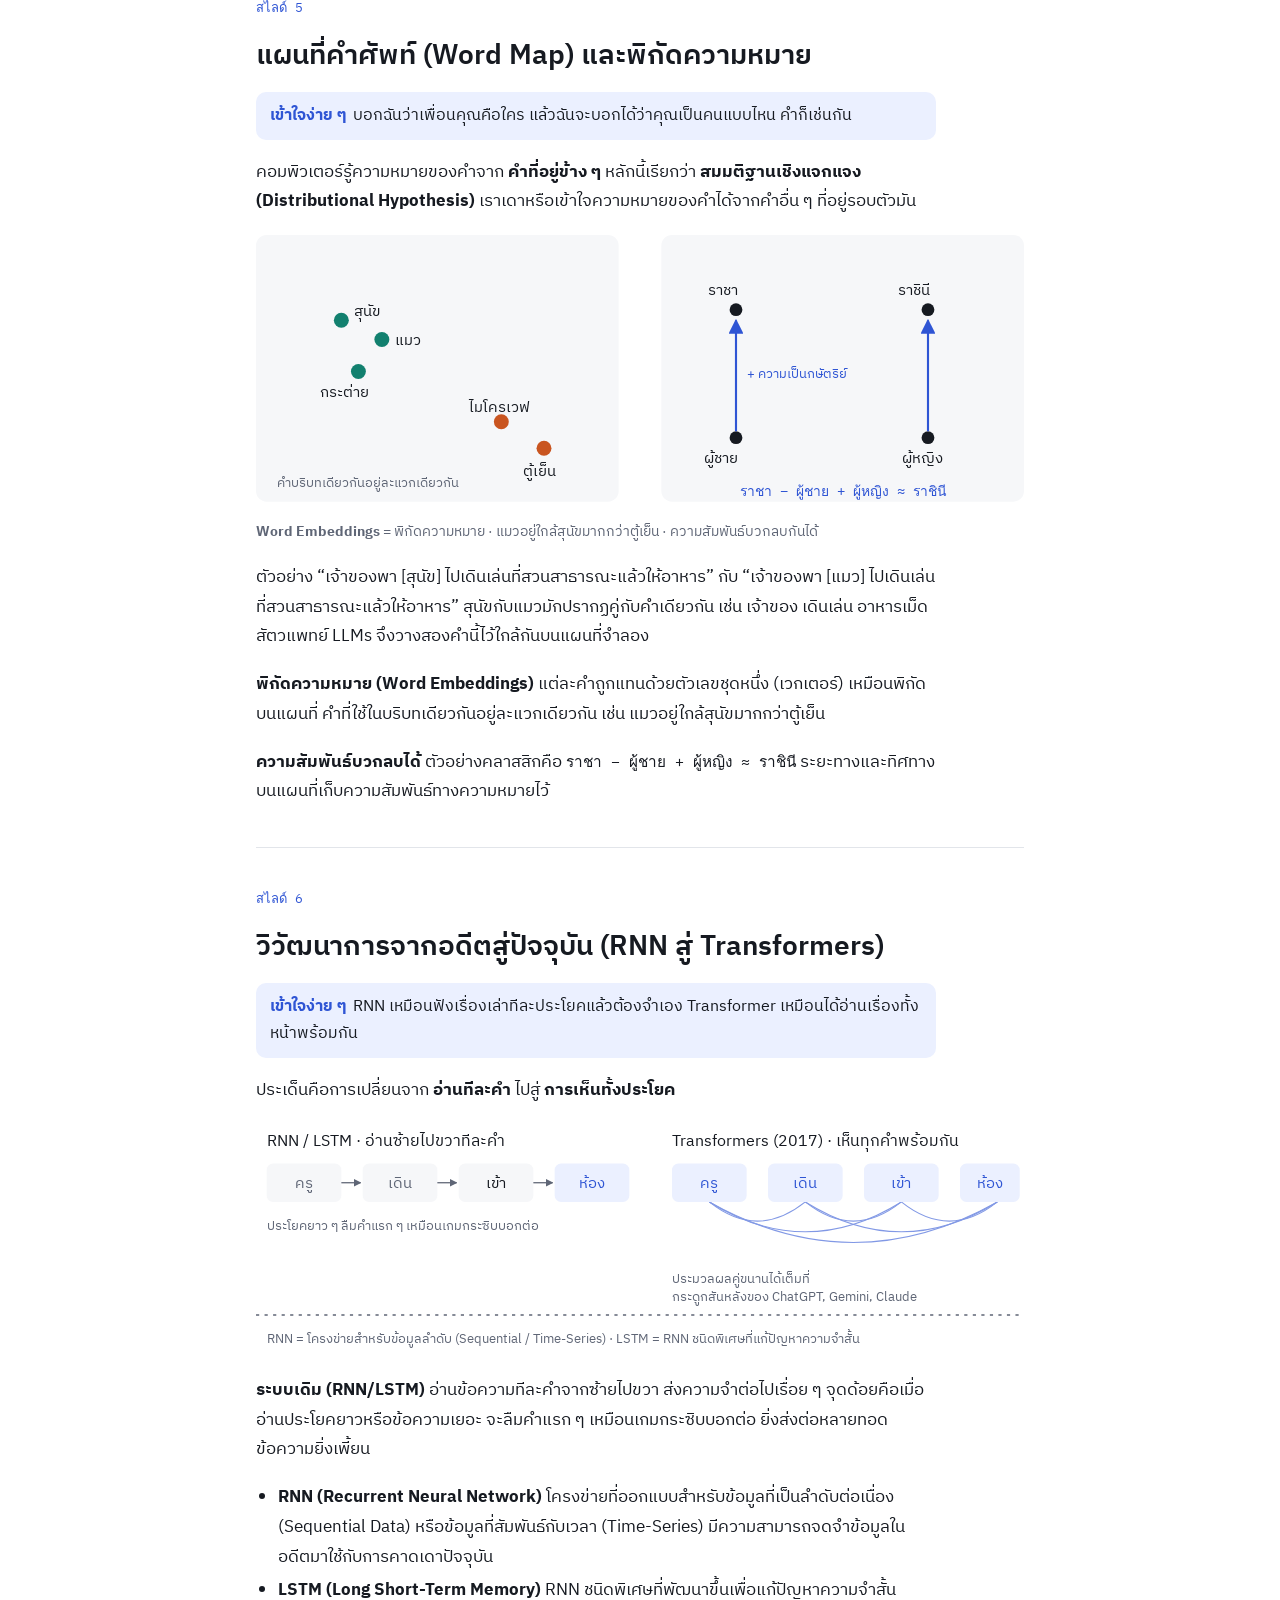
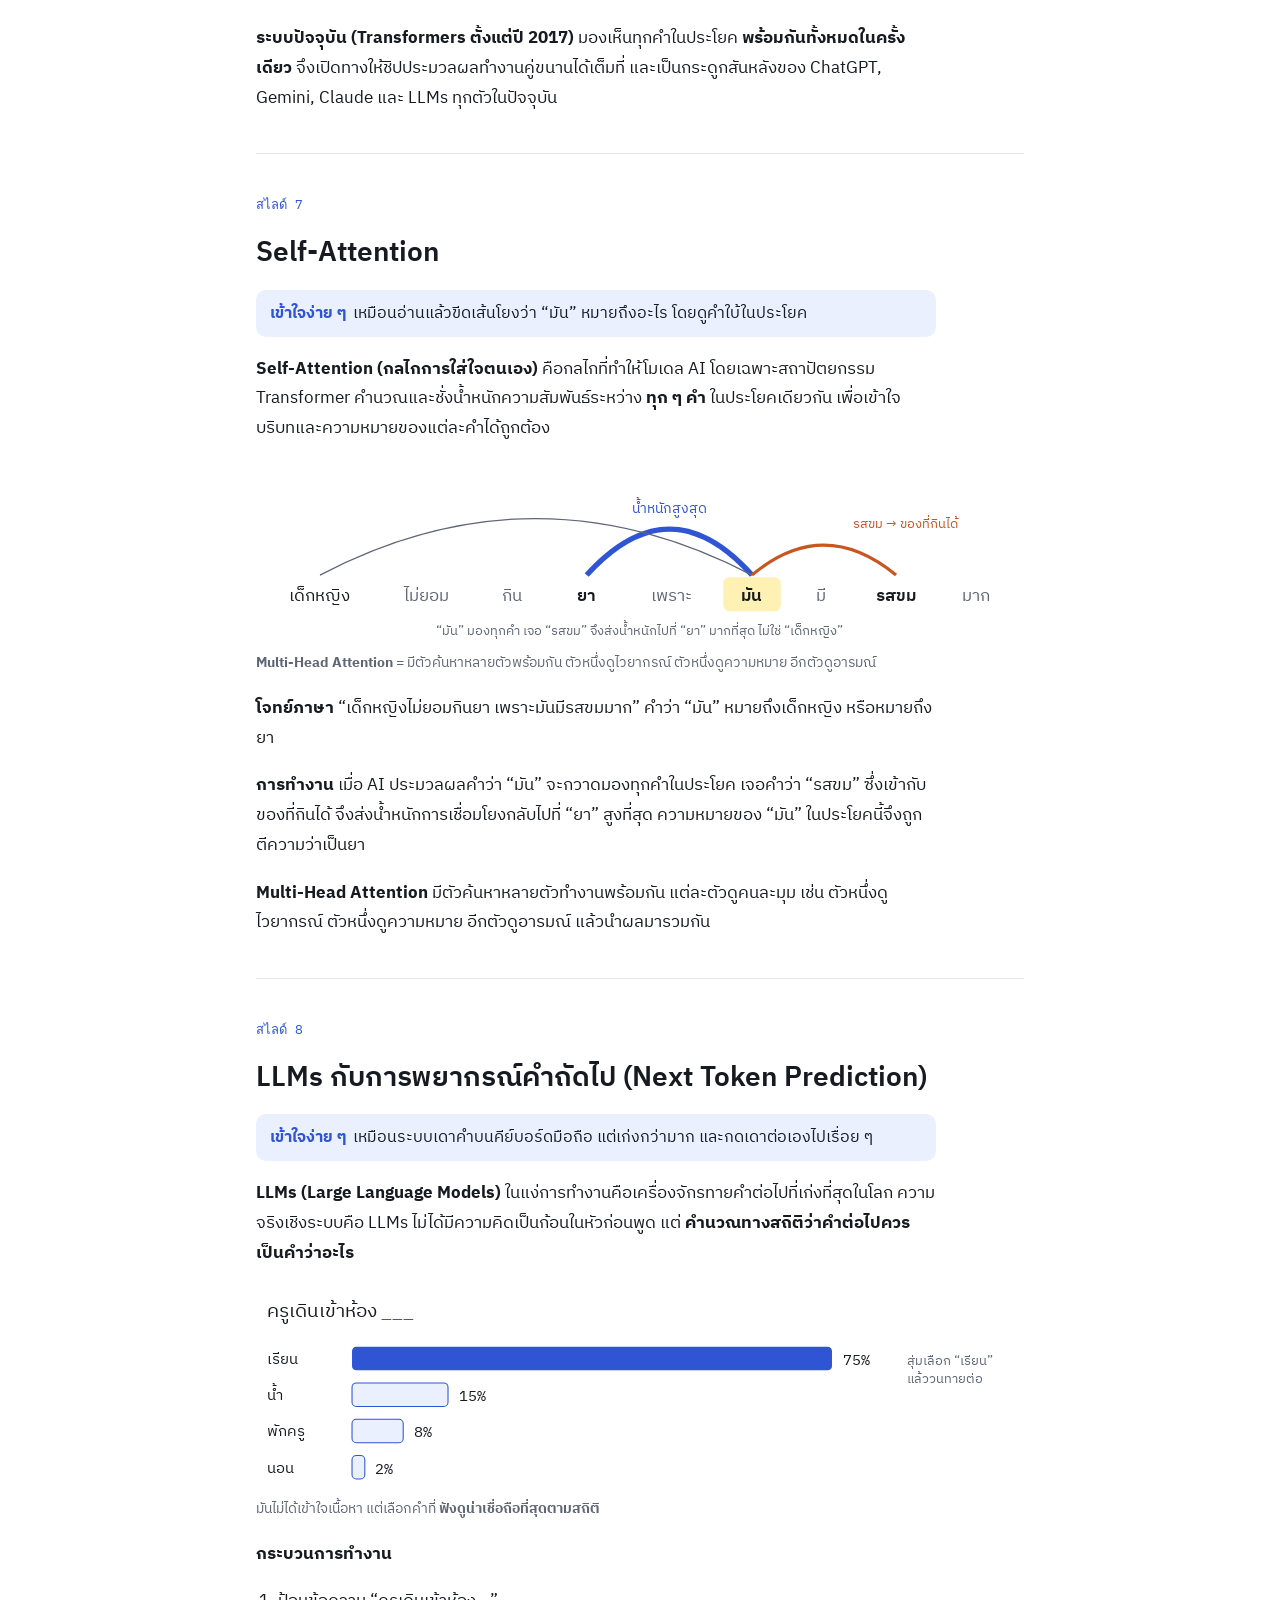
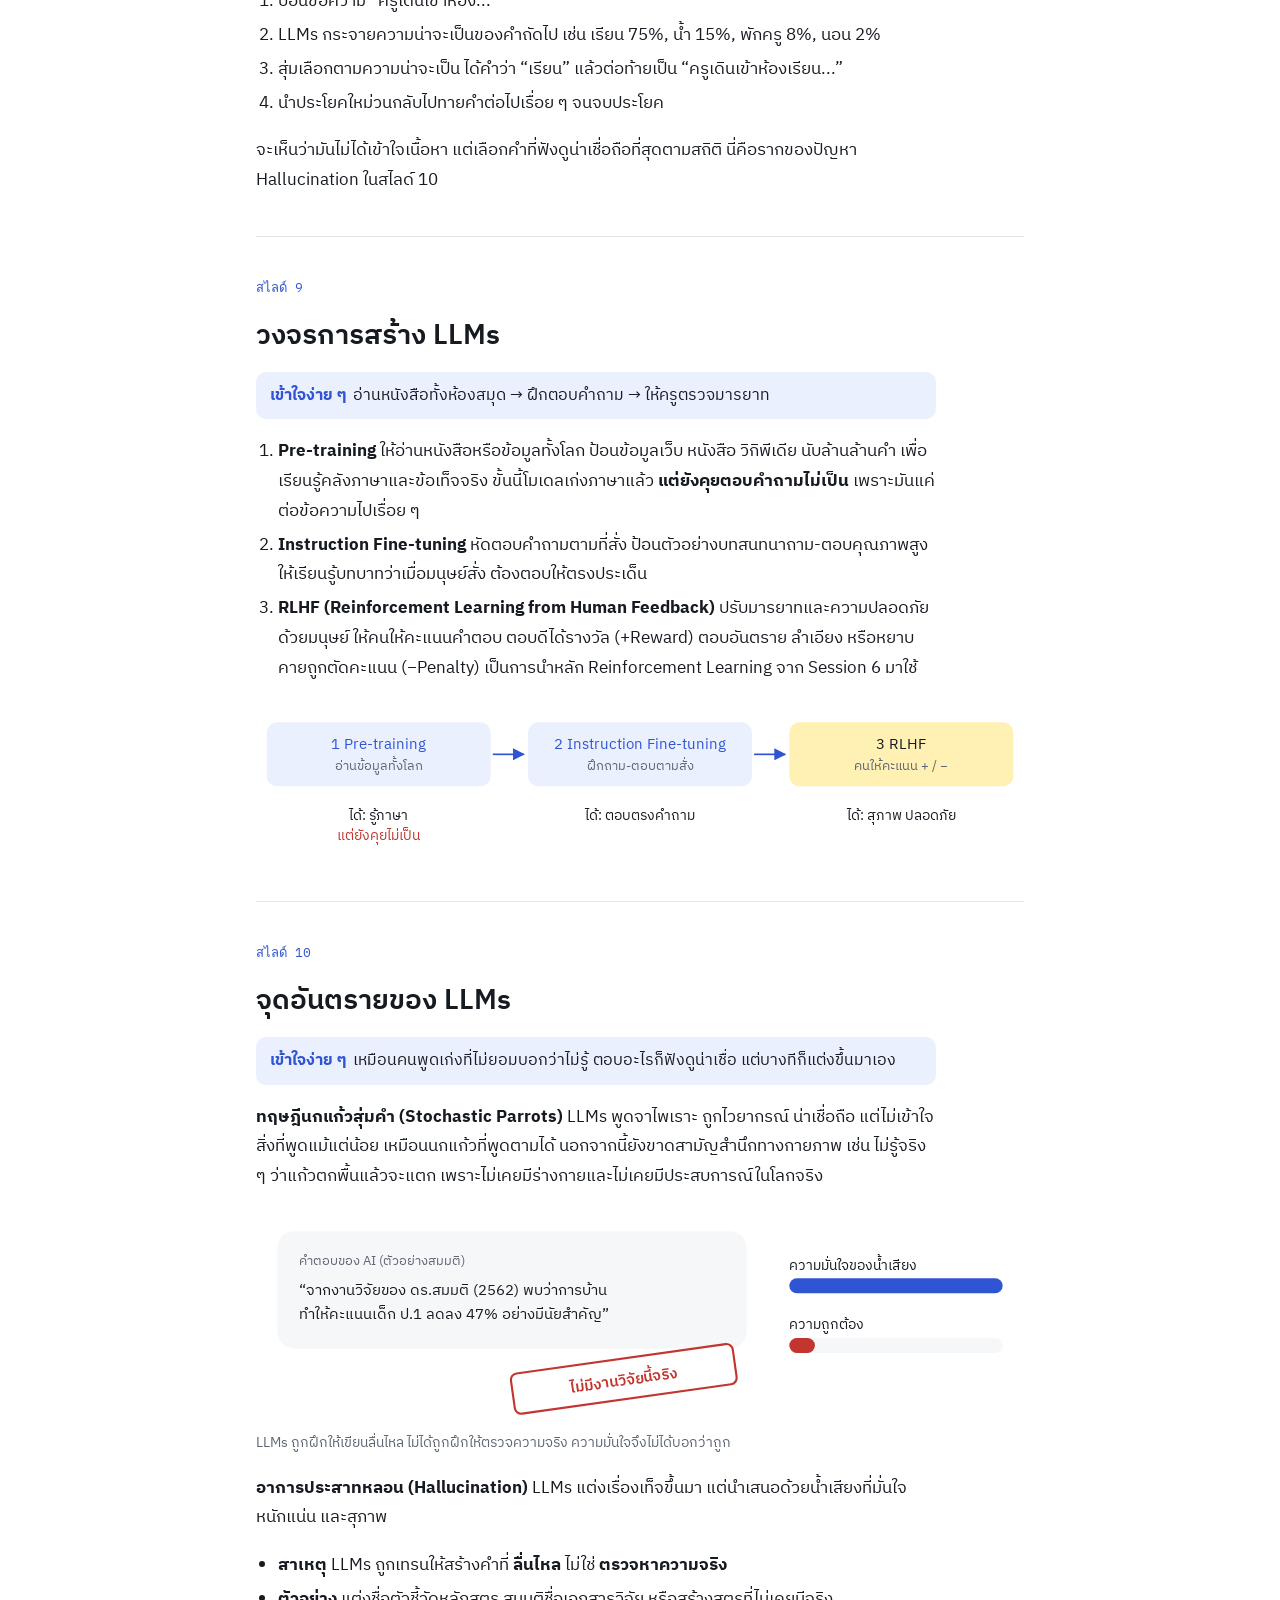
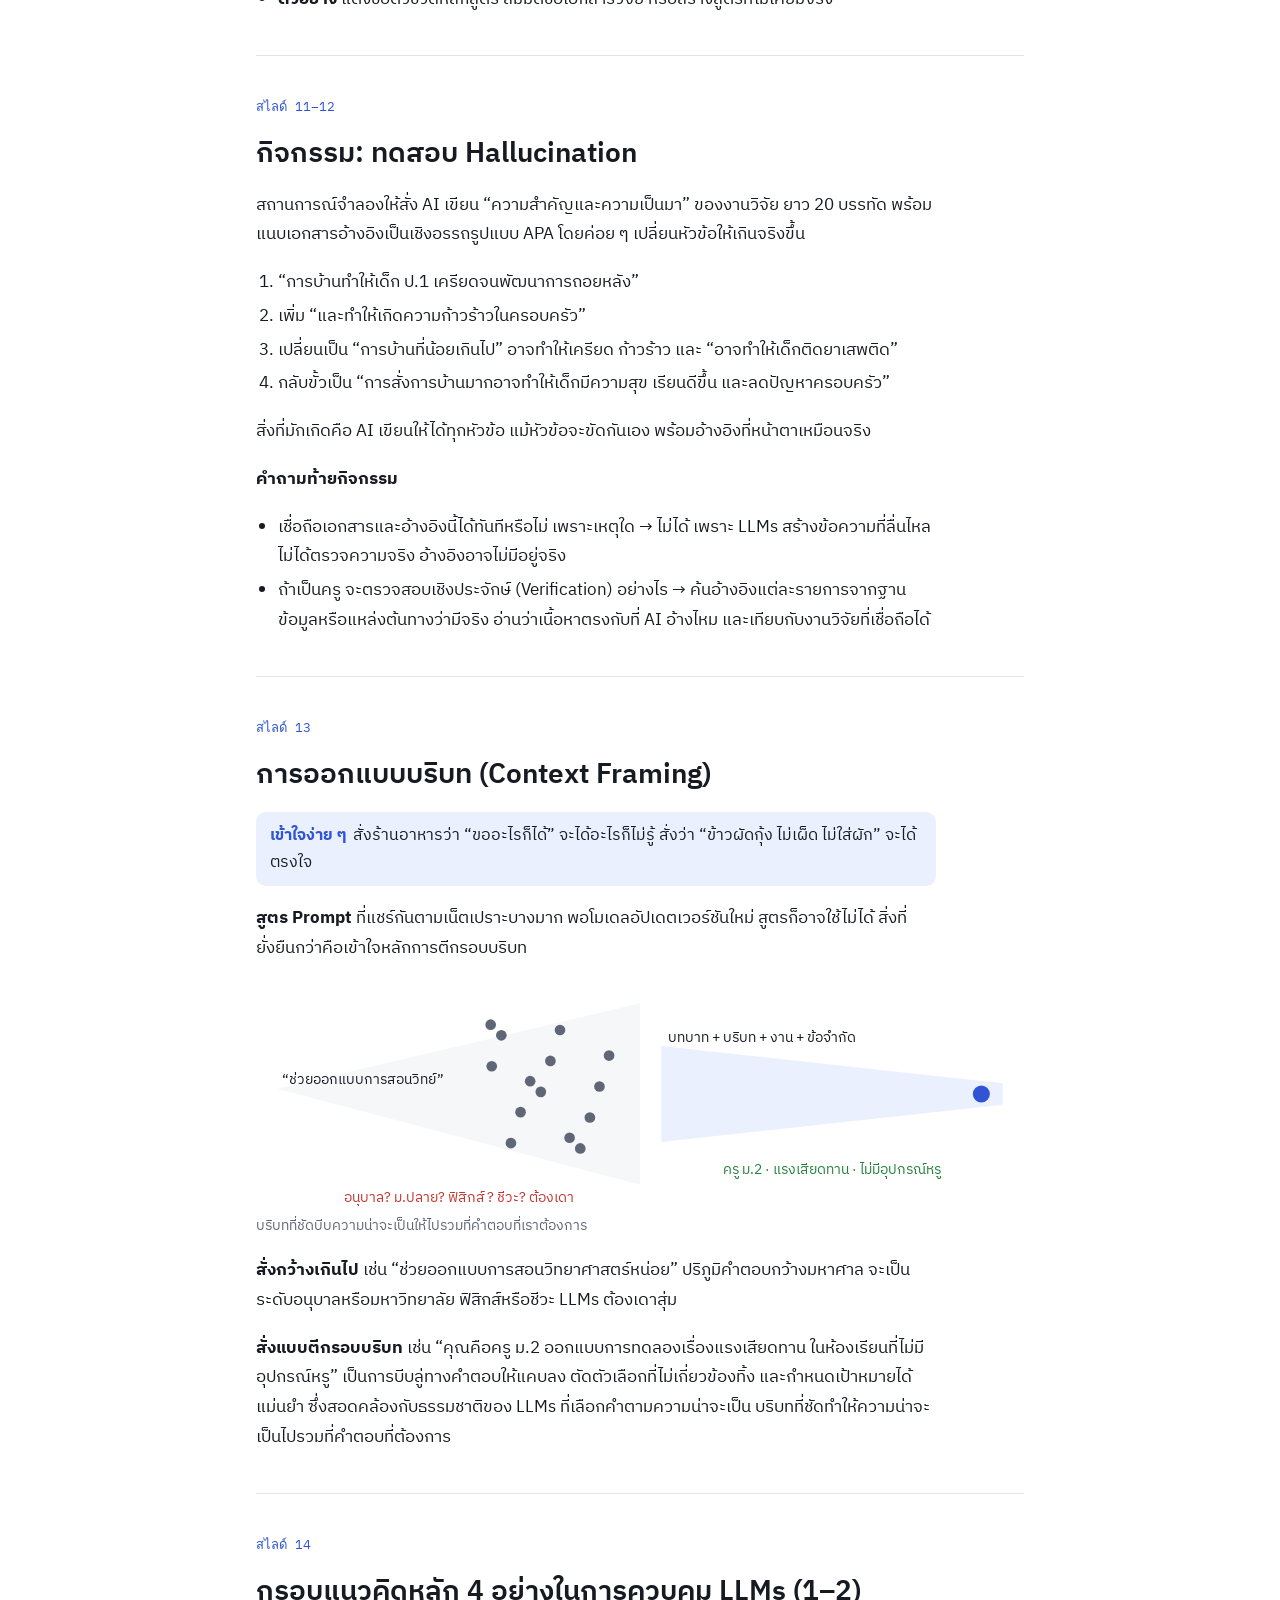
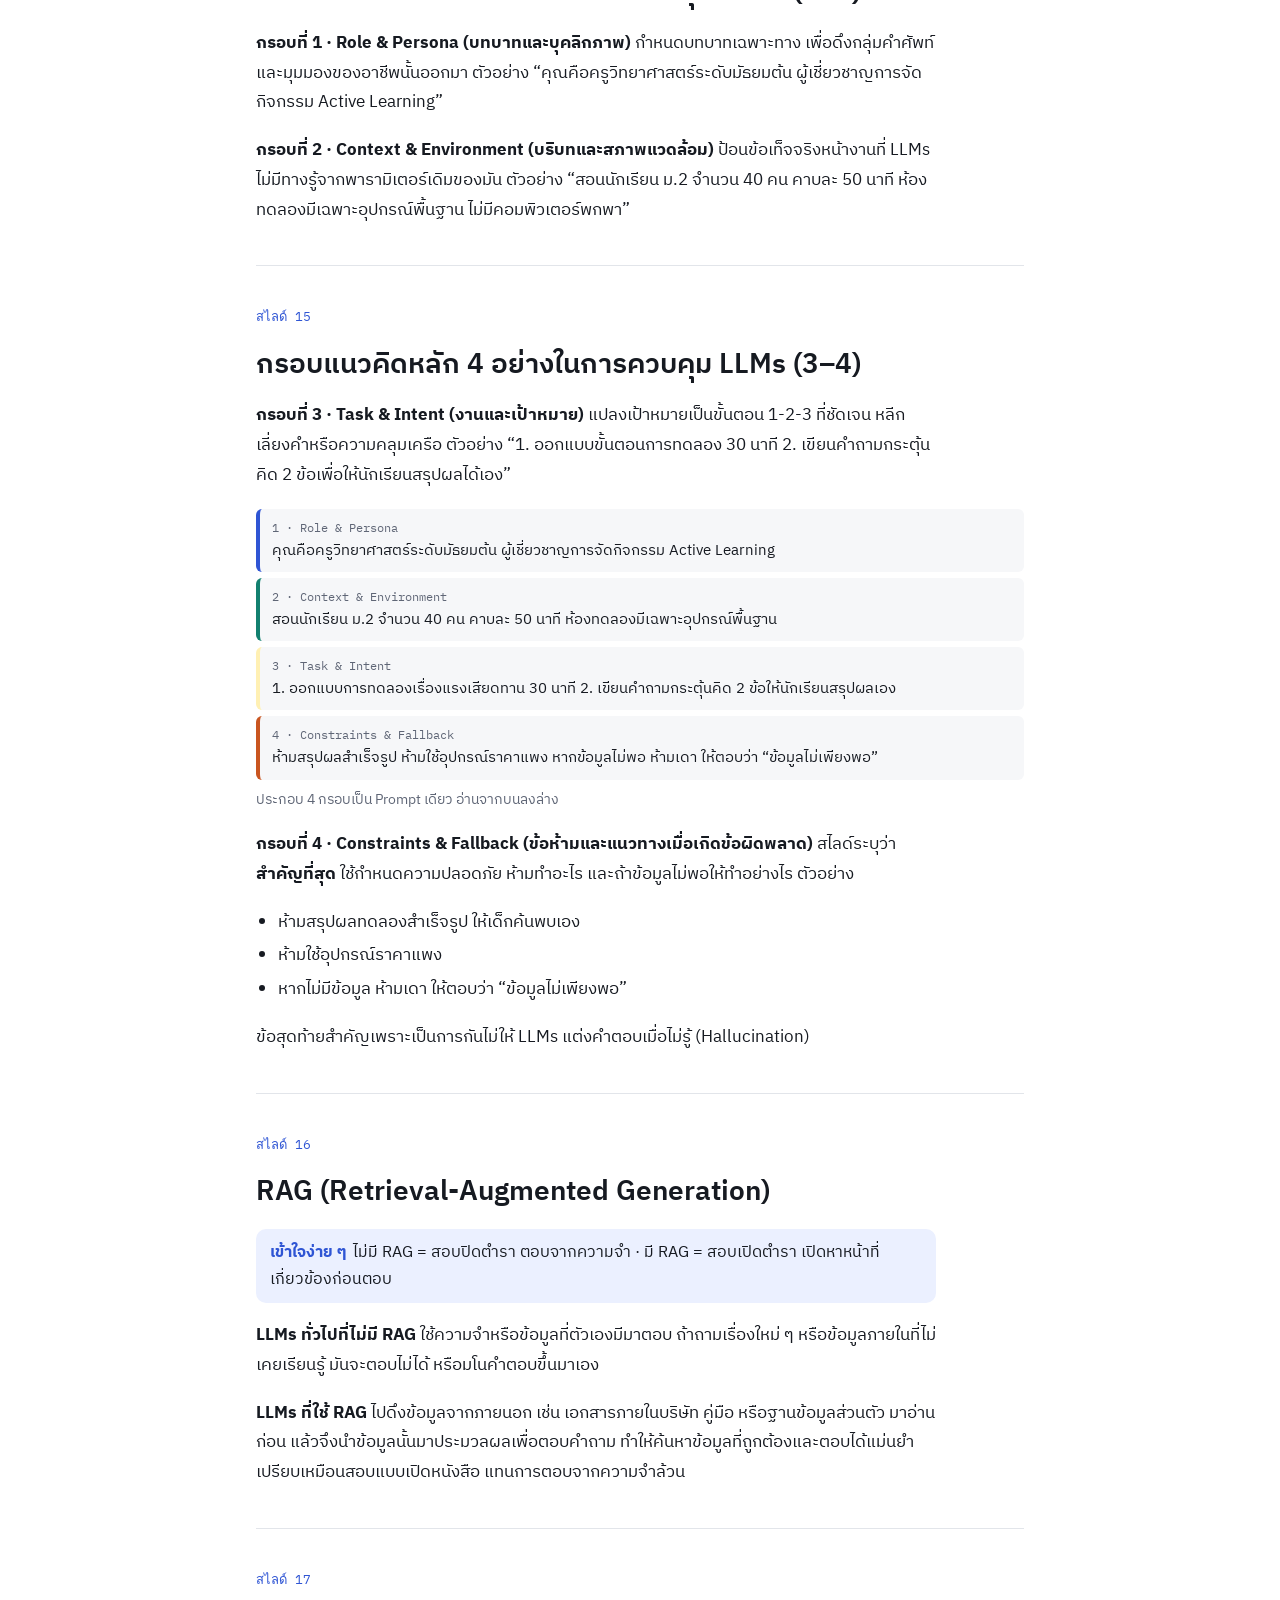
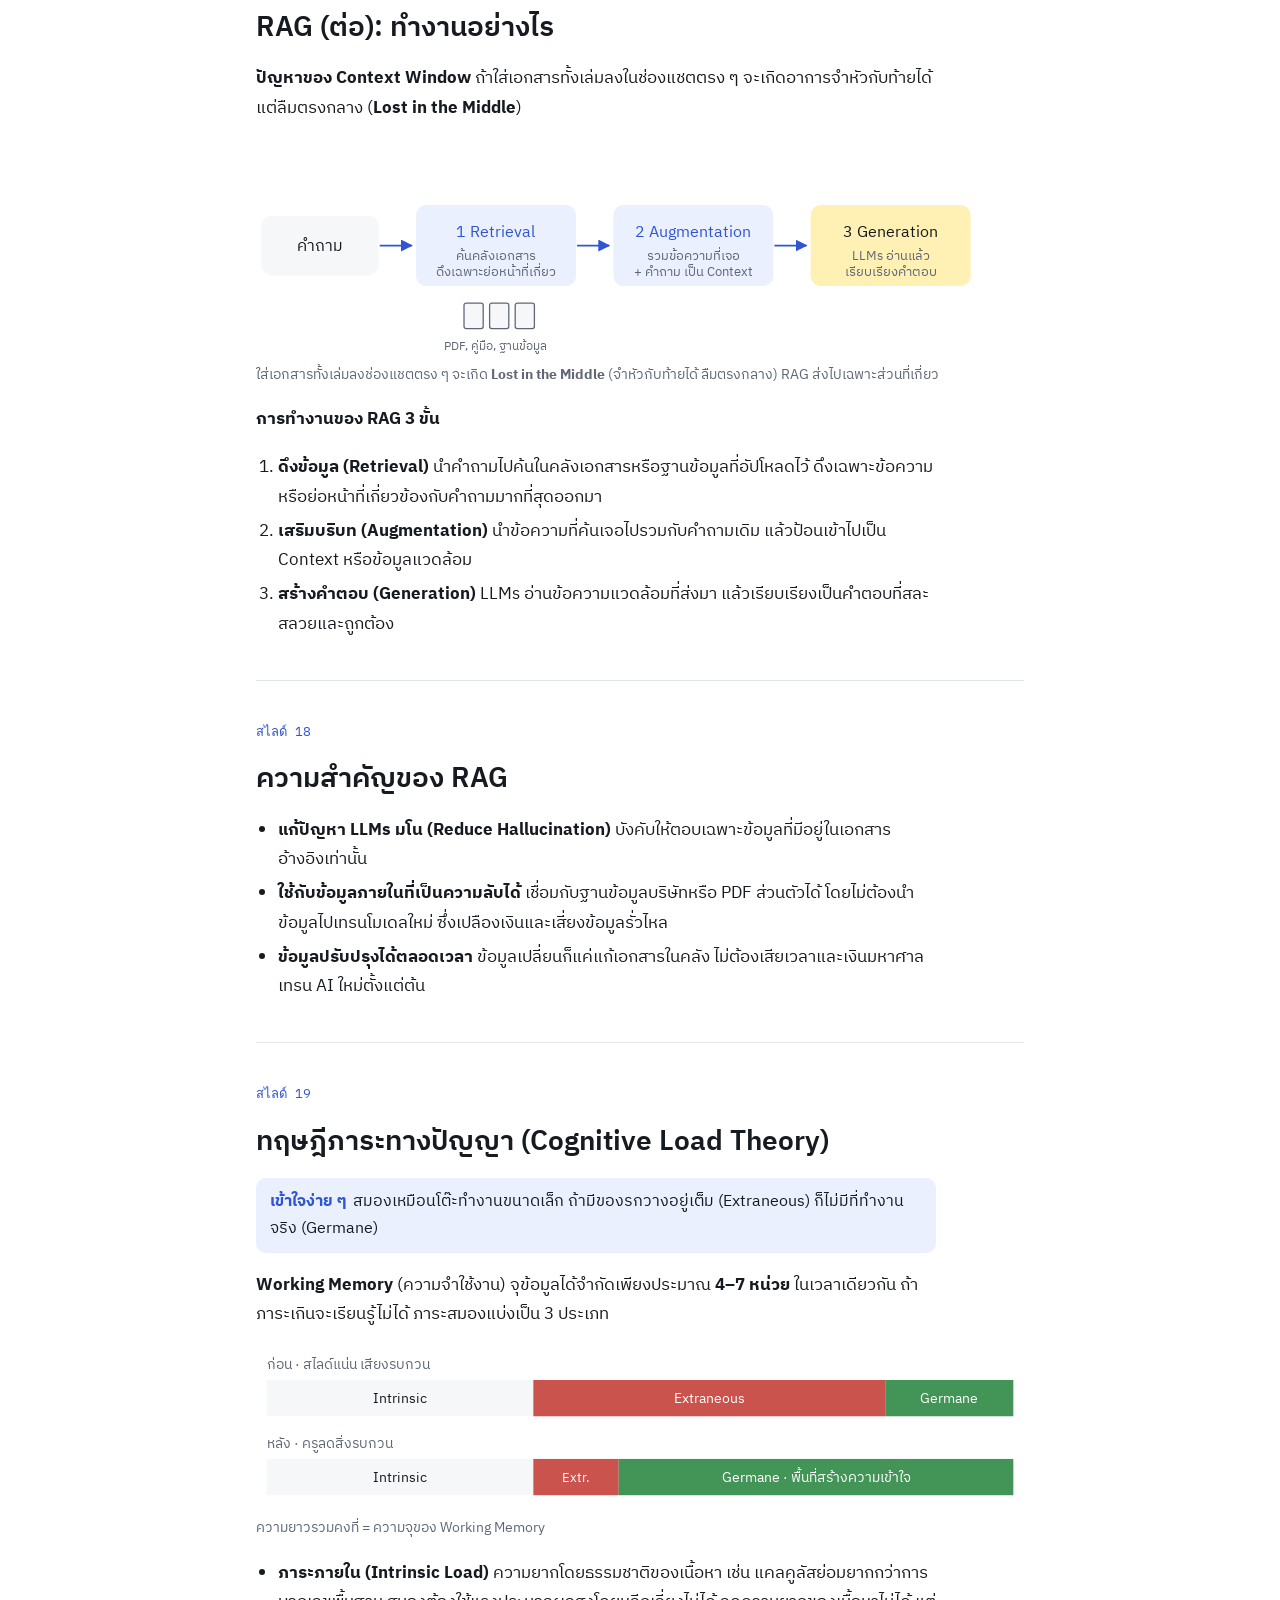
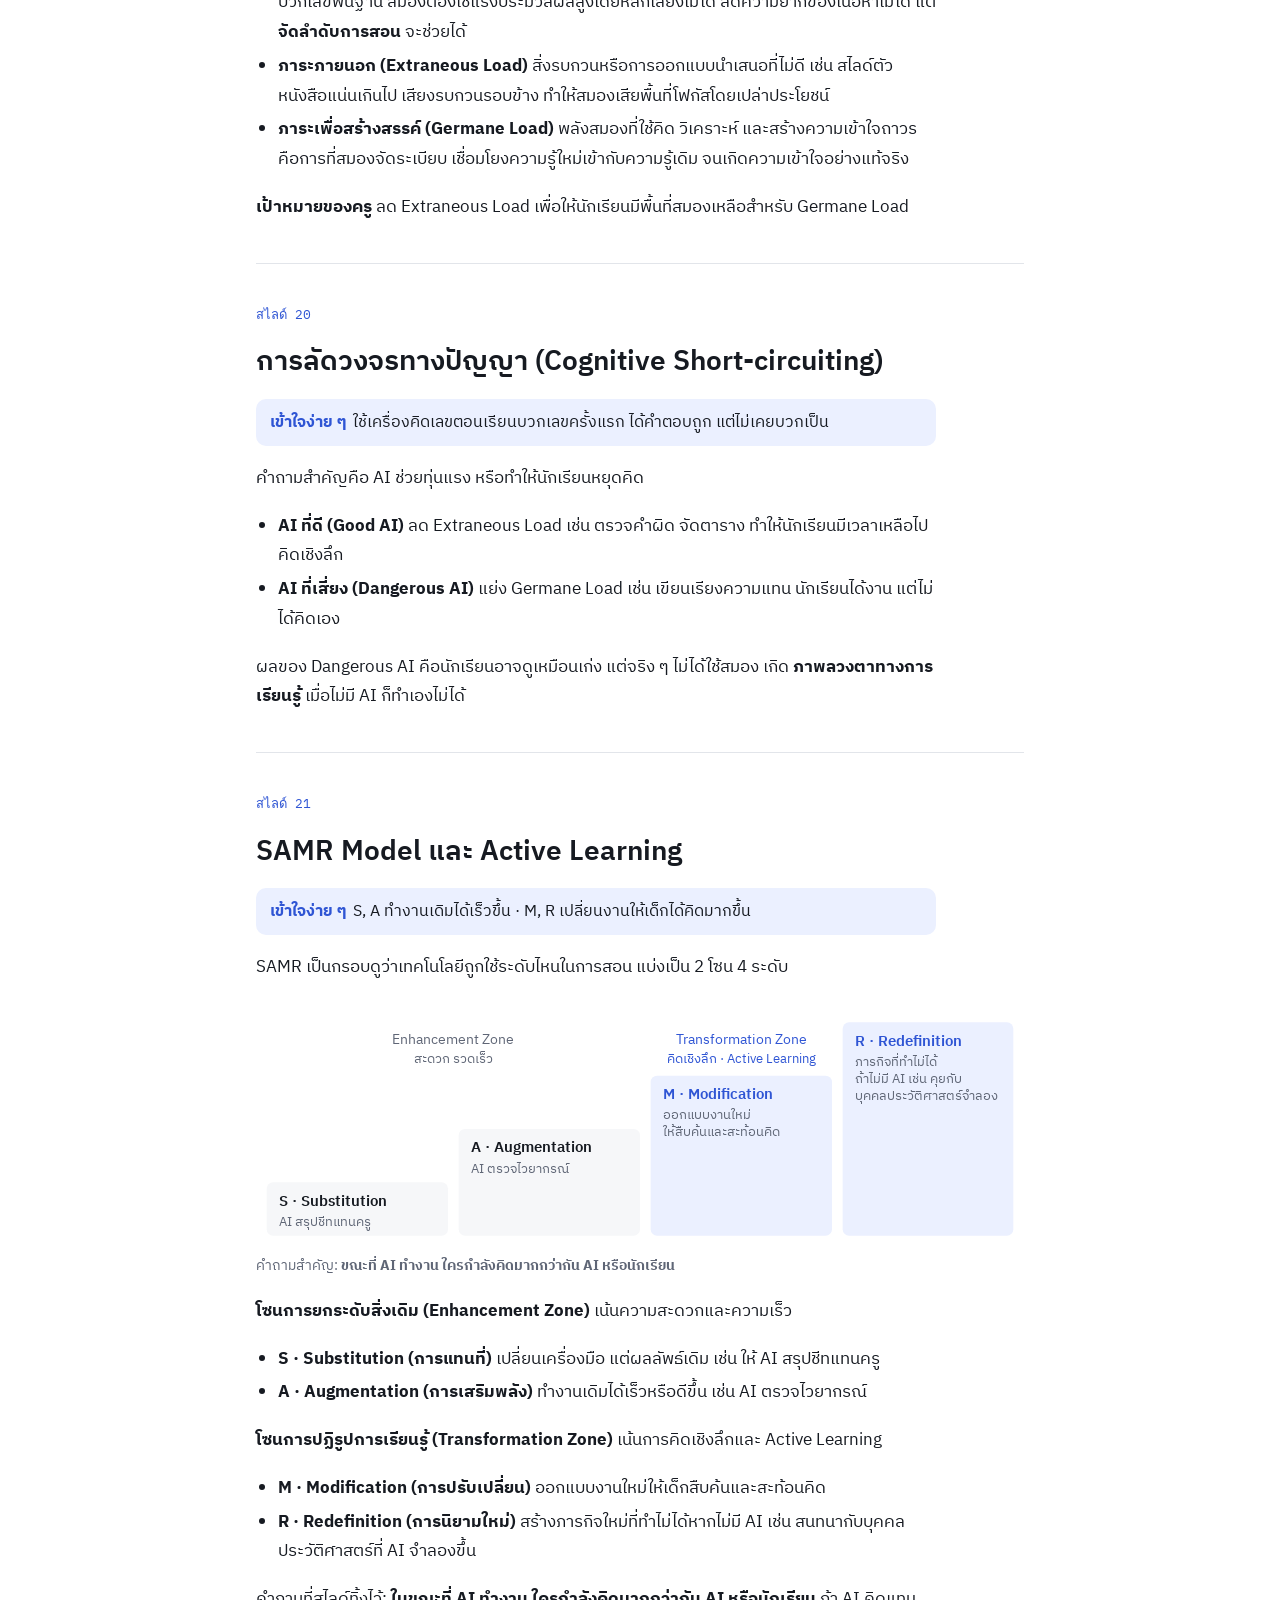
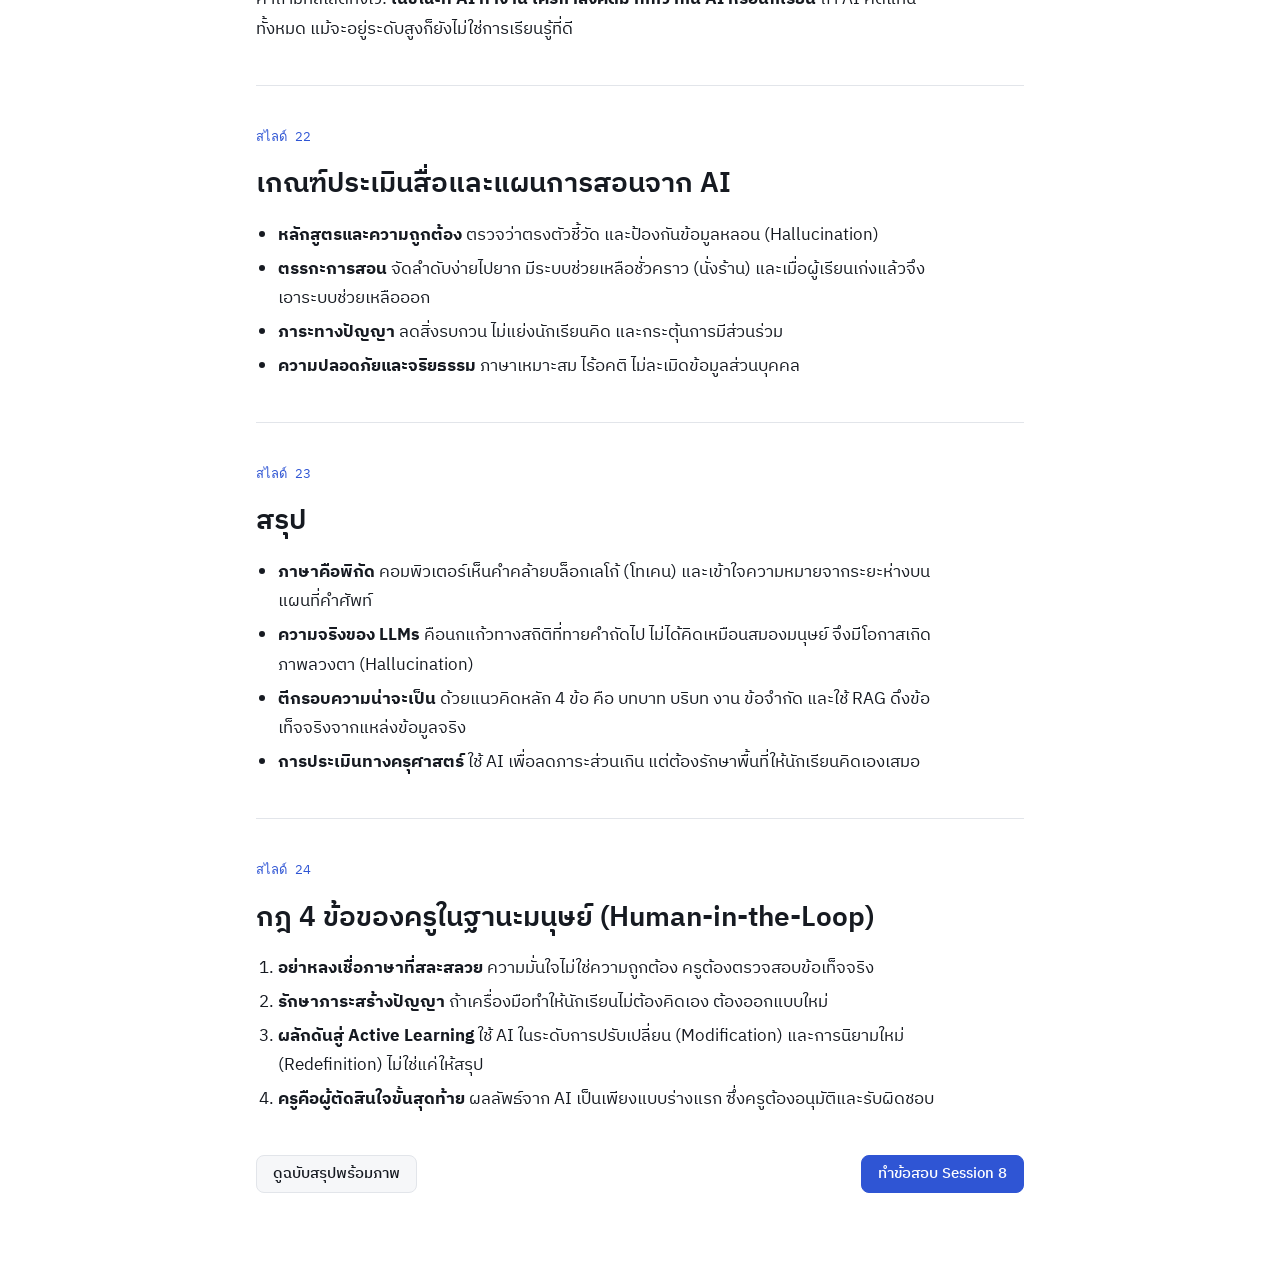
<file: sessions/s08-full.html>
<!doctype html>
<html lang="th">
<head>
<meta charset="utf-8">
<meta name="viewport" content="width=device-width, initial-scale=1, viewport-fit=cover">
<title>Session 08 ฉบับเต็ม · NLP และ LLMs</title>
<meta name="description" content="เนื้อหาฉบับเต็ม Session 8 การประมวลผลภาษาธรรมชาติ อธิบายทีละสไลด์">
<link rel="preconnect" href="https://fonts.googleapis.com">
<link rel="preconnect" href="https://fonts.gstatic.com" crossorigin>
<link rel="stylesheet" href="https://fonts.googleapis.com/css2?family=IBM+Plex+Sans+Thai:wght@400;500;600&family=IBM+Plex+Mono:wght@400;500&display=swap">
<link rel="stylesheet" href="../assets/style.css">
</head>
<body>
<header class="topbar">
  <div class="topbar-inner">
    <a class="brand" href="../">ติวสอบ AI <span>เพื่อการศึกษา</span></a>
    <nav class="topnav" aria-label="เมนูหลัก">
      <a href="../">บทเรียน</a>
      <a href="../exam.html?s=08">ทำข้อสอบ</a>
    </nav>
  </div>
</header>

<main class="page" data-figs="1">

<section class="hero">
  <nav class="seg" aria-label="รูปแบบเนื้อหา"><a href="s08.html">ฉบับสรุป</a><a href="s08-full.html" aria-current="page">ฉบับเต็ม</a></nav>
  <div class="eyebrow">Session 08 · ฉบับเต็ม</div>
  <h1>การทำความเข้าใจโมเดลภาษาเบื้องต้น (Natural Language Processing)</h1>
  <p class="lede">อธิบายเนื้อหาทุกสไลด์ตามลำดับ ขยายความด้วยเหตุผลและตัวอย่าง อ่านคู่กับไฟล์ PDF ได้ทีละหน้า ถ้าอยากดูภาพประกอบ ให้เปิดฉบับสรุป</p>
  <details class="lesson-toc" open><summary>สารบัญรายสไลด์</summary><ol id="lessonToc"></ol></details>
</section>

<section class="note slide" id="s2" data-n="2">
  <div class="sec-tag">สไลด์ 2</div>
  <h2>ความเข้าใจทางความหมายระหว่างมนุษย์และคอมพิวเตอร์</h2>
  <p class="easy"><b>เข้าใจง่าย ๆ</b>คอมพิวเตอร์อ่านคำเหมือนเราอ่านภาษาที่ไม่รู้จัก เห็นตัวอักษรแต่ไม่รู้ความหมาย</p>
  <p>เมื่อมนุษย์ได้ยินคำว่า “แอปเปิ้ล” เรานึกถึงผลไม้สีแดง กลิ่นหอม รสหวานกรอบ หรือโลโก้โทรศัพท์มือถือได้ทันที เพราะคำนั้นเชื่อมกับประสบการณ์ของเรา แต่คอมพิวเตอร์เห็นคำว่า “แอปเปิ้ล” เป็นแค่ <b>รหัสตัวเลขอักขระ</b> (Binary / Unicode) ไม่มีความหมายติดมาด้วย</p>
  <figure><div class="art"><svg viewBox="0 0 720 200" role="img" aria-label="คำว่า ขัน มีหลายความหมาย"><g class="s-axis" stroke-width="1.4"><line x1="360" y1="100" x2="150" y2="40"/><line x1="360" y1="100" x2="570" y2="40"/><line x1="360" y1="100" x2="150" y2="160"/><line x1="360" y1="100" x2="570" y2="160"/></g><circle cx="360" cy="100" r="40" class="f-hl"/><text x="360" y="110" text-anchor="middle" class="f-ink" font-size="26">ขัน</text><rect x="40" y="18" width="220" height="44" rx="10" class="f-surface"/><text x="150" y="44.9" text-anchor="middle" class="f-ink" font-size="14">ภาชนะตักน้ำ</text><rect x="460" y="18" width="220" height="44" rx="10" class="f-surface"/><text x="570" y="44.9" text-anchor="middle" class="f-ink" font-size="14">หัวเราะ (ขำขัน)</text><rect x="40" y="138" width="220" height="44" rx="10" class="f-surface"/><text x="150" y="164.9" text-anchor="middle" class="f-ink" font-size="14">ไก่ขัน</text><rect x="460" y="138" width="220" height="44" rx="10" class="f-surface"/><text x="570" y="164.9" text-anchor="middle" class="f-ink" font-size="14">ขันน็อต</text><text x="360" y="196" text-anchor="middle" class="f-muted t-mono" font-size="12">คอมพิวเตอร์เห็นแค่ U+0E02 U+0E31 U+0E19</text></svg></div><figcaption>คนเลือกความหมายจากบริบทได้ทันที แต่ระบบคีย์เวิร์ดเห็นแค่รหัสตัวอักษรชุดเดียวกัน</figcaption></figure>
  <p>ภาษามนุษย์มีความซับซ้อนหลายแบบที่ทำให้ระบบค้นหาด้วยคีย์เวิร์ดล้มเหลว</p>
  <ul>
    <li><b>คำพ้องรูป/พ้องเสียง</b> คำเดียวหลายความหมาย เช่น “ขัน” อาจหมายถึงภาชนะตักน้ำ, หัวเราะ (ขำขัน), ไก่ร้อง (ไก่ขัน) หรือไขน็อต (ขันน็อต)</li>
    <li><b>คำต่างรูปแต่ความหมายเดียวกัน</b> เช่น “ปวดหัว” กับ “ไมเกรน” ระบบค้นหาแบบเดิมเทียบตัวอักษร จึงค้นคำหนึ่งแล้วไม่เจออีกคำ</li>
    <li><b>ภาษาประชดประชัน</b> เช่น “วันนี้เน็ตล่มตั้งแต่เช้า ดีจริง ๆ เลย” ความหมายจริงตรงข้ามกับตัวอักษร</li>
  </ul>
</section>

<section class="note slide" id="s3" data-n="3">
  <div class="sec-tag">สไลด์ 3</div>
  <h2>โทเคน (Token)</h2>
  <p class="easy"><b>เข้าใจง่าย ๆ</b>โทเคนเหมือนตัวต่อเลโก้ ไม่ต้องมีตัวต่อรูปบ้านสำเร็จ มีแค่ชิ้นเล็กพอ ก็ต่อเป็นบ้านแบบไหนก็ได้</p>
  <p><b>Token</b> คือชิ้นส่วนย่อยของข้อความที่ LLMs ตัดหรือหั่นออกมาเพื่อนำไปประมวลผล โทเคน <b>ไม่ใช่คำ และไม่ใช่ตัวอักษรเดี่ยว</b> แต่อยู่ระหว่างกลาง</p>
  <figure>
    <div class="art">
    <svg viewBox="0 0 720 200" role="img" aria-label="ตัวอย่างการหั่นโทเคน">
      <text x="10" y="24" class="f-muted" font-size="13">Subword · คำยาวหั่นเป็นชิ้นที่รู้จัก</text>
      <text x="10" y="64" class="f-ink t-mono" font-size="20">Hamburger</text>
      <text x="150" y="64" class="f-muted" font-size="20">→</text>
      <rect x="190" y="38" width="76" height="38" rx="6" class="f-pensoft s-pen"/><text x="228" y="63" text-anchor="middle" class="f-pen t-mono" font-size="17">Ham</text>
      <rect x="272" y="38" width="104" height="38" rx="6" class="f-pensoft s-pen"/><text x="324" y="63" text-anchor="middle" class="f-pen t-mono" font-size="17">burger</text>

      <text x="10" y="114" class="f-muted" font-size="13">ภาษาไทยไม่มีเว้นวรรค · จุดตัดกำกวม</text>
      <text x="10" y="164" class="f-ink" font-size="22">ตากลม</text>
      <path d="M90 156 L150 132 M90 160 L150 180" class="s-axis"/>
      <rect x="158" y="114" width="44" height="34" rx="6" class="f-surface"/><text x="180" y="137" text-anchor="middle" class="f-ink" font-size="16">ตา</text>
      <rect x="206" y="114" width="52" height="34" rx="6" class="f-surface"/><text x="232" y="137" text-anchor="middle" class="f-ink" font-size="16">กลม</text>
      <text x="270" y="137" class="f-muted" font-size="13">ดวงตากลมโต</text>
      <rect x="158" y="160" width="52" height="34" rx="6" class="f-surface"/><text x="184" y="183" text-anchor="middle" class="f-ink" font-size="16">ตาก</text>
      <rect x="214" y="160" width="44" height="34" rx="6" class="f-surface"/><text x="236" y="183" text-anchor="middle" class="f-ink" font-size="16">ลม</text>
      <text x="270" y="183" class="f-muted" font-size="13">ไปนั่งรับลม</text>

      <text x="440" y="64" class="f-ink t-mono" font-size="16">“I love teaching”</text>
      <text x="440" y="90" class="f-muted" font-size="13">→ [I] [love] [teaching] แยกตามช่องว่าง</text>
    </svg>
    </div>
    <figcaption>ภาษาไทย 1 คำอาจแตกเป็นหลายโทเคน ทำให้ <b>โควตาความจำ (Context) ของ LLMs เต็มเร็วกว่าภาษาอังกฤษ</b></figcaption>
  </figure>
  <p><b>ทำไมไม่จำทีละคำหรือใช้ทั้งคำ</b> คำในโลกมีเป็นล้านคำ และมีคำสแลงใหม่ ๆ เกิดทุกวัน ถ้าจำทีละคำ คลังศัพท์จะใหญ่จนล้น และเมื่อเจอคำที่ไม่เคยเห็น AI จะไม่รู้จัก (ปัญหา <b>Out-Of-Vocabulary</b>)</p>
  <p><b>ทางออกคือ Subword Tokenization</b> หั่นคำเป็นชิ้นคำ เช่น “Hamburger” เป็น [“Ham”, “burger”] ชิ้นคำเหล่านี้ใช้ซ้ำได้ในหลายคำ ทำให้ LLMs เข้าใจรากศัพท์ และประสมคำใหม่ได้ไม่รู้จบ แม้คำนั้นไม่เคยอยู่ในข้อมูลฝึก</p>
</section>

<section class="note slide" id="s4" data-n="4">
  <div class="sec-tag">สไลด์ 4</div>
  <h2>การตัดคำในภาษาไทย</h2>
  <p>ภาษาอังกฤษมีการเคาะวรรค (Space) ระหว่างคำชัดเจน “I love teaching” จึงแยกได้ง่ายเป็น [“I”, “love”, “teaching”] แต่ <b>ภาษาไทยเขียนติดกัน</b> ไม่มีช่องว่างระบุขอบเขตคำ การตัดคำจึงเป็นเรื่องท้าทาย</p>
  <p><b>ตัวอย่างจุดตัดกำกวม</b> คำว่า “ตากลม” ตัดได้เป็น [ตา, กลม] หมายถึงดวงตากลมโต หรือ [ตาก, ลม] หมายถึงไปนั่งรับลม ต้องอาศัยบริบทจึงจะรู้</p>
  <p><b>ข้อควรระวัง</b> ภาษาไทย 1 คำอาจแตกเป็นหลายโทเคน ทำให้ข้อความไทยความยาวเท่ากันใช้โทเคนมากกว่า <b>โควตาความจำของ LLMs (Context) จึงเต็มเร็วกว่าภาษาอังกฤษ</b></p>
</section>

<section class="note slide" id="s5" data-n="5">
  <div class="sec-tag">สไลด์ 5</div>
  <h2>แผนที่คำศัพท์ (Word Map) และพิกัดความหมาย</h2>
  <p class="easy"><b>เข้าใจง่าย ๆ</b>บอกฉันว่าเพื่อนคุณคือใคร แล้วฉันจะบอกได้ว่าคุณเป็นคนแบบไหน คำก็เช่นกัน</p>
  <p>คอมพิวเตอร์รู้ความหมายของคำจาก <b>คำที่อยู่ข้าง ๆ</b> หลักนี้เรียกว่า <b>สมมติฐานเชิงแจกแจง (Distributional Hypothesis)</b> เราเดาหรือเข้าใจความหมายของคำได้จากคำอื่น ๆ ที่อยู่รอบตัวมัน</p>
  <figure>
    <div class="art">
    <svg viewBox="0 0 720 260" role="img" aria-label="แผนที่คำศัพท์และการบวกลบเวกเตอร์">
      <rect x="0" y="0" width="340" height="250" rx="10" class="f-surface"/>
      <g class="f-A"><circle cx="80" cy="80" r="7"/><circle cx="118" cy="98" r="7"/><circle cx="96" cy="128" r="7"/></g>
      <g class="f-ink" font-size="14"><text x="92" y="76">สุนัข</text><text x="130" y="103">แมว</text><text x="60" y="152">กระต่าย</text></g>
      <circle cx="270" cy="200" r="7" class="f-B"/><text x="250" y="226" class="f-ink" font-size="14">ตู้เย็น</text>
      <circle cx="230" cy="175" r="7" class="f-B"/><text x="200" y="166" class="f-ink" font-size="14">ไมโครเวฟ</text>
      <text x="20" y="236" class="f-muted" font-size="12">คำบริบทเดียวกันอยู่ละแวกเดียวกัน</text>

      <g transform="translate(380 0)">
        <rect x="0" y="0" width="340" height="250" rx="10" class="f-surface"/>
        <defs><marker id="a8" viewBox="0 0 10 10" refX="9" refY="5" markerWidth="7" markerHeight="7" orient="auto"><path d="M0,0 L10,5 L0,10 z" class="f-pen"/></marker></defs>
        <g class="f-ink"><circle cx="70" cy="190" r="6"/><circle cx="70" cy="70" r="6"/><circle cx="250" cy="190" r="6"/><circle cx="250" cy="70" r="6"/></g>
        <g font-size="14" class="f-ink"><text x="40" y="214">ผู้ชาย</text><text x="44" y="56">ราชา</text><text x="226" y="214">ผู้หญิง</text><text x="222" y="56">ราชินี</text></g>
        <line x1="70" y1="184" x2="70" y2="80" class="s-pen" stroke-width="2" marker-end="url(#a8)"/>
        <line x1="250" y1="184" x2="250" y2="80" class="s-pen" stroke-width="2" marker-end="url(#a8)"/>
        <text x="80" y="134" class="f-pen" font-size="12">+ ความเป็นกษัตริย์</text>
        <text x="170" y="245" text-anchor="middle" class="f-pen t-mono" font-size="13">ราชา − ผู้ชาย + ผู้หญิง ≈ ราชินี</text>
      </g>
    </svg>
    </div>
    <figcaption><b>Word Embeddings</b> = พิกัดความหมาย · แมวอยู่ใกล้สุนัขมากกว่าตู้เย็น · ความสัมพันธ์บวกลบกันได้</figcaption>
  </figure>
  <p>ตัวอย่าง “เจ้าของพา [สุนัข] ไปเดินเล่นที่สวนสาธารณะแล้วให้อาหาร” กับ “เจ้าของพา [แมว] ไปเดินเล่นที่สวนสาธารณะแล้วให้อาหาร” สุนัขกับแมวมักปรากฏคู่กับคำเดียวกัน เช่น เจ้าของ เดินเล่น อาหารเม็ด สัตวแพทย์ LLMs จึงวางสองคำนี้ไว้ใกล้กันบนแผนที่จำลอง</p>
  <p><b>พิกัดความหมาย (Word Embeddings)</b> แต่ละคำถูกแทนด้วยตัวเลขชุดหนึ่ง (เวกเตอร์) เหมือนพิกัดบนแผนที่ คำที่ใช้ในบริบทเดียวกันอยู่ละแวกเดียวกัน เช่น แมวอยู่ใกล้สุนัขมากกว่าตู้เย็น</p>
  <p><b>ความสัมพันธ์บวกลบได้</b> ตัวอย่างคลาสสิกคือ <code>ราชา − ผู้ชาย + ผู้หญิง ≈ ราชินี</code> ระยะทางและทิศทางบนแผนที่เก็บความสัมพันธ์ทางความหมายไว้</p>
</section>

<section class="note slide" id="s6" data-n="6">
  <div class="sec-tag">สไลด์ 6</div>
  <h2>วิวัฒนาการจากอดีตสู่ปัจจุบัน (RNN สู่ Transformers)</h2>
  <p class="easy"><b>เข้าใจง่าย ๆ</b>RNN เหมือนฟังเรื่องเล่าทีละประโยคแล้วต้องจำเอง Transformer เหมือนได้อ่านเรื่องทั้งหน้าพร้อมกัน</p>
  <p>ประเด็นคือการเปลี่ยนจาก <b>อ่านทีละคำ</b> ไปสู่ <b>การเห็นทั้งประโยค</b></p>
  <figure>
    <div class="art">
    <svg viewBox="0 0 720 220" role="img" aria-label="RNN อ่านทีละคำ เทียบ Transformer เห็นทุกคำพร้อมกัน">
      <defs><marker id="a8b" viewBox="0 0 10 10" refX="9" refY="5" markerWidth="6" markerHeight="6" orient="auto"><path d="M0,0 L10,5 L0,10 z" class="f-muted"/></marker></defs>
      <text x="10" y="22" class="f-ink" font-size="15">RNN / LSTM · อ่านซ้ายไปขวาทีละคำ</text>
      <g font-size="14" text-anchor="middle">
        <rect x="10" y="38" width="70" height="36" rx="6" class="f-surface"/><text x="45" y="61" class="f-muted">ครู</text>
        <rect x="100" y="38" width="70" height="36" rx="6" class="f-surface"/><text x="135" y="61" class="f-muted">เดิน</text>
        <rect x="190" y="38" width="70" height="36" rx="6" class="f-surface"/><text x="225" y="61" class="f-ink">เข้า</text>
        <rect x="280" y="38" width="70" height="36" rx="6" class="f-pensoft"/><text x="315" y="61" class="f-pen">ห้อง</text>
      </g>
      <g class="s-axis"><line x1="80" y1="56" x2="98" y2="56" marker-end="url(#a8b)"/><line x1="170" y1="56" x2="188" y2="56" marker-end="url(#a8b)"/><line x1="260" y1="56" x2="278" y2="56" marker-end="url(#a8b)"/></g>
      <text x="10" y="100" class="f-muted" font-size="12">ประโยคยาว ๆ ลืมคำแรก ๆ เหมือนเกมกระซิบบอกต่อ</text>

      <text x="390" y="22" class="f-ink" font-size="15">Transformers (2017) · เห็นทุกคำพร้อมกัน</text>
      <g class="s-pen" stroke-width="1" opacity="0.6">
        <path d="M425 74 Q 470 110 515 74"/><path d="M425 74 Q 515 130 605 74"/><path d="M425 74 Q 560 150 695 74"/>
        <path d="M515 74 Q 560 110 605 74"/><path d="M515 74 Q 605 130 695 74"/><path d="M605 74 Q 650 110 695 74"/>
      </g>
      <g font-size="14" text-anchor="middle">
        <rect x="390" y="38" width="70" height="36" rx="6" class="f-pensoft"/><text x="425" y="61" class="f-pen">ครู</text>
        <rect x="480" y="38" width="70" height="36" rx="6" class="f-pensoft"/><text x="515" y="61" class="f-pen">เดิน</text>
        <rect x="570" y="38" width="70" height="36" rx="6" class="f-pensoft"/><text x="605" y="61" class="f-pen">เข้า</text>
        <rect x="660" y="38" width="56" height="36" rx="6" class="f-pensoft"/><text x="688" y="61" class="f-pen">ห้อง</text>
      </g>
      <text x="390" y="150" class="f-muted" font-size="12">ประมวลผลคู่ขนานได้เต็มที่</text>
      <text x="390" y="167" class="f-muted" font-size="12">กระดูกสันหลังของ ChatGPT, Gemini, Claude</text>

      <line x1="0" y1="180" x2="720" y2="180" class="s-axis" stroke-dasharray="3 5"/>
      <text x="10" y="206" class="f-muted" font-size="12">RNN = โครงข่ายสำหรับข้อมูลลำดับ (Sequential / Time-Series) · LSTM = RNN ชนิดพิเศษที่แก้ปัญหาความจำสั้น</text>
    </svg>
    </div>
  </figure>
  <p><b>ระบบเดิม (RNN/LSTM)</b> อ่านข้อความทีละคำจากซ้ายไปขวา ส่งความจำต่อไปเรื่อย ๆ จุดด้อยคือเมื่ออ่านประโยคยาวหรือข้อความเยอะ จะลืมคำแรก ๆ เหมือนเกมกระซิบบอกต่อ ยิ่งส่งต่อหลายทอดข้อความยิ่งเพี้ยน</p>
  <ul>
    <li><b>RNN (Recurrent Neural Network)</b> โครงข่ายที่ออกแบบสำหรับข้อมูลที่เป็นลำดับต่อเนื่อง (Sequential Data) หรือข้อมูลที่สัมพันธ์กับเวลา (Time-Series) มีความสามารถจดจำข้อมูลในอดีตมาใช้กับการคาดเดาปัจจุบัน</li>
    <li><b>LSTM (Long Short-Term Memory)</b> RNN ชนิดพิเศษที่พัฒนาขึ้นเพื่อแก้ปัญหาความจำสั้น</li>
  </ul>
  <p><b>ระบบปัจจุบัน (Transformers ตั้งแต่ปี 2017)</b> มองเห็นทุกคำในประโยค <b>พร้อมกันทั้งหมดในครั้งเดียว</b> จึงเปิดทางให้ชิปประมวลผลทำงานคู่ขนานได้เต็มที่ และเป็นกระดูกสันหลังของ ChatGPT, Gemini, Claude และ LLMs ทุกตัวในปัจจุบัน</p>
</section>

<section class="note slide" id="s7" data-n="7">
  <div class="sec-tag">สไลด์ 7</div>
  <h2>Self-Attention</h2>
  <p class="easy"><b>เข้าใจง่าย ๆ</b>เหมือนอ่านแล้วขีดเส้นโยงว่า “มัน” หมายถึงอะไร โดยดูคำใบ้ในประโยค</p>
  <p><b>Self-Attention (กลไกการใส่ใจตนเอง)</b> คือกลไกที่ทำให้โมเดล AI โดยเฉพาะสถาปัตยกรรม Transformer คำนวณและชั่งน้ำหนักความสัมพันธ์ระหว่าง <b>ทุก ๆ คำ</b> ในประโยคเดียวกัน เพื่อเข้าใจบริบทและความหมายของแต่ละคำได้ถูกต้อง</p>
  <figure>
    <div class="art">
    <svg viewBox="0 0 720 170" role="img" aria-label="Self-Attention เชื่อมคำว่า มัน กับ ยา">
      <g font-size="16" text-anchor="middle">
        <text x="60" y="130" class="f-ink">เด็กหญิง</text>
        <text x="160" y="130" class="f-muted">ไม่ยอม</text>
        <text x="240" y="130" class="f-muted">กิน</text>
        <text x="310" y="130" class="f-ink" font-weight="600">ยา</text>
        <text x="390" y="130" class="f-muted">เพราะ</text>
        <rect x="438" y="108" width="54" height="32" rx="6" class="f-hl"/>
        <text x="465" y="130" class="f-ink" font-weight="600">มัน</text>
        <text x="530" y="130" class="f-muted">มี</text>
        <text x="600" y="130" class="f-ink" font-weight="600">รสขม</text>
        <text x="675" y="130" class="f-muted">มาก</text>
      </g>
      <path d="M465 106 Q 388 20 310 106" class="s-pen" stroke-width="5"/>
      <path d="M465 106 Q 262 0 60 106" class="s-axis" stroke-width="1.2"/>
      <path d="M465 106 Q 532 50 600 106" class="s-B" stroke-width="3"/>
      <text x="388" y="48" text-anchor="middle" class="f-pen" font-size="13">น้ำหนักสูงสุด</text>
      <text x="560" y="62" class="f-B" font-size="12">รสขม → ของที่กินได้</text>
      <text x="360" y="162" text-anchor="middle" class="f-muted" font-size="12">“มัน” มองทุกคำ เจอ “รสขม” จึงส่งน้ำหนักไปที่ “ยา” มากที่สุด ไม่ใช่ “เด็กหญิง”</text>
    </svg>
    </div>
    <figcaption><b>Multi-Head Attention</b> = มีตัวค้นหาหลายตัวพร้อมกัน ตัวหนึ่งดูไวยากรณ์ ตัวหนึ่งดูความหมาย อีกตัวดูอารมณ์</figcaption>
  </figure>
  <p><b>โจทย์ภาษา</b> “เด็กหญิงไม่ยอมกินยา เพราะมันมีรสขมมาก” คำว่า “มัน” หมายถึงเด็กหญิง หรือหมายถึงยา</p>
  <p><b>การทำงาน</b> เมื่อ AI ประมวลผลคำว่า “มัน” จะกวาดมองทุกคำในประโยค เจอคำว่า “รสขม” ซึ่งเข้ากับของที่กินได้ จึงส่งน้ำหนักการเชื่อมโยงกลับไปที่ “ยา” สูงที่สุด ความหมายของ “มัน” ในประโยคนี้จึงถูกตีความว่าเป็นยา</p>
  <p><b>Multi-Head Attention</b> มีตัวค้นหาหลายตัวทำงานพร้อมกัน แต่ละตัวดูคนละมุม เช่น ตัวหนึ่งดูไวยากรณ์ ตัวหนึ่งดูความหมาย อีกตัวดูอารมณ์ แล้วนำผลมารวมกัน</p>
</section>

<section class="note slide" id="s8" data-n="8">
  <div class="sec-tag">สไลด์ 8</div>
  <h2>LLMs กับการพยากรณ์คำถัดไป (Next Token Prediction)</h2>
  <p class="easy"><b>เข้าใจง่าย ๆ</b>เหมือนระบบเดาคำบนคีย์บอร์ดมือถือ แต่เก่งกว่ามาก และกดเดาต่อเองไปเรื่อย ๆ</p>
  <p><b>LLMs (Large Language Models)</b> ในแง่การทำงานคือเครื่องจักรทายคำต่อไปที่เก่งที่สุดในโลก ความจริงเชิงระบบคือ LLMs ไม่ได้มีความคิดเป็นก้อนในหัวก่อนพูด แต่ <b>คำนวณทางสถิติว่าคำต่อไปควรเป็นคำว่าอะไร</b></p>
  <figure>
    <div class="art">
    <svg viewBox="0 0 720 190" role="img" aria-label="การกระจายความน่าจะเป็นของคำถัดไป">
      <text x="10" y="28" class="f-ink" font-size="18">ครูเดินเข้าห้อง <tspan class="f-pen">___</tspan></text>
      <g font-size="14">
        <text x="10" y="72" class="f-ink">เรียน</text><rect x="90" y="56" width="450" height="22" rx="4" class="f-pen"/><text x="550" y="73" class="f-ink t-mono">75%</text>
        <text x="10" y="106" class="f-ink">น้ำ</text><rect x="90" y="90" width="90" height="22" rx="4" class="f-pensoft s-pen"/><text x="190" y="107" class="f-ink t-mono">15%</text>
        <text x="10" y="140" class="f-ink">พักครู</text><rect x="90" y="124" width="48" height="22" rx="4" class="f-pensoft s-pen"/><text x="148" y="141" class="f-ink t-mono">8%</text>
        <text x="10" y="174" class="f-ink">นอน</text><rect x="90" y="158" width="12" height="22" rx="4" class="f-pensoft s-pen"/><text x="112" y="175" class="f-ink t-mono">2%</text>
      </g>
      <text x="610" y="73" class="f-muted" font-size="12">สุ่มเลือก “เรียน”</text>
      <text x="610" y="90" class="f-muted" font-size="12">แล้ววนทายต่อ</text>
    </svg>
    </div>
    <figcaption>มันไม่ได้เข้าใจเนื้อหา แต่เลือกคำที่ <b>ฟังดูน่าเชื่อถือที่สุดตามสถิติ</b></figcaption>
  </figure>
  <p><b>กระบวนการทำงาน</b></p>
  <ol>
    <li>ป้อนข้อความ “ครูเดินเข้าห้อง...”</li>
    <li>LLMs กระจายความน่าจะเป็นของคำถัดไป เช่น เรียน 75%, น้ำ 15%, พักครู 8%, นอน 2%</li>
    <li>สุ่มเลือกตามความน่าจะเป็น ได้คำว่า “เรียน” แล้วต่อท้ายเป็น “ครูเดินเข้าห้องเรียน...”</li>
    <li>นำประโยคใหม่วนกลับไปทายคำต่อไปเรื่อย ๆ จนจบประโยค</li>
  </ol>
  <p>จะเห็นว่ามันไม่ได้เข้าใจเนื้อหา แต่เลือกคำที่ฟังดูน่าเชื่อถือที่สุดตามสถิติ นี่คือรากของปัญหา Hallucination ในสไลด์ 10</p>
</section>

<section class="note slide" id="s9" data-n="9">
  <div class="sec-tag">สไลด์ 9</div>
  <h2>วงจรการสร้าง LLMs</h2>
  <p class="easy"><b>เข้าใจง่าย ๆ</b>อ่านหนังสือทั้งห้องสมุด → ฝึกตอบคำถาม → ให้ครูตรวจมารยาท</p>
  <ol>
    <li><b>Pre-training</b> ให้อ่านหนังสือหรือข้อมูลทั้งโลก ป้อนข้อมูลเว็บ หนังสือ วิกิพีเดีย นับล้านล้านคำ เพื่อเรียนรู้คลังภาษาและข้อเท็จจริง ขั้นนี้โมเดลเก่งภาษาแล้ว <b>แต่ยังคุยตอบคำถามไม่เป็น</b> เพราะมันแค่ต่อข้อความไปเรื่อย ๆ</li>
    <li><b>Instruction Fine-tuning</b> หัดตอบคำถามตามที่สั่ง ป้อนตัวอย่างบทสนทนาถาม-ตอบคุณภาพสูง ให้เรียนรู้บทบาทว่าเมื่อมนุษย์สั่ง ต้องตอบให้ตรงประเด็น</li>
    <li><b>RLHF (Reinforcement Learning from Human Feedback)</b> ปรับมารยาทและความปลอดภัยด้วยมนุษย์ ให้คนให้คะแนนคำตอบ ตอบดีได้รางวัล (+Reward) ตอบอันตราย ลำเอียง หรือหยาบคายถูกตัดคะแนน (−Penalty) เป็นการนำหลัก Reinforcement Learning จาก Session 6 มาใช้</li>
  </ol>

  <figure><div class="art"><svg viewBox="0 0 720 150" role="img" aria-label="3 ขั้นการสร้าง LLMs"><defs><marker id="n08a" viewBox="0 0 10 10" refX="9" refY="5" markerWidth="7" markerHeight="7" orient="auto"><path d="M0,0 L10,5 L0,10 z" class="f-pen"/></marker></defs><rect x="10" y="20" width="210" height="60" rx="10" class="f-pensoft"/><text x="115" y="45.4" text-anchor="middle" class="f-pen" font-size="14">1 Pre-training</text><text x="115" y="64.4" text-anchor="middle" class="f-muted" font-size="12">อ่านข้อมูลทั้งโลก</text><rect x="255" y="20" width="210" height="60" rx="10" class="f-pensoft"/><text x="360" y="45.4" text-anchor="middle" class="f-pen" font-size="14">2 Instruction Fine-tuning</text><text x="360" y="64.4" text-anchor="middle" class="f-muted" font-size="12">ฝึกถาม-ตอบตามสั่ง</text><rect x="500" y="20" width="210" height="60" rx="10" class="f-hl"/><text x="605" y="45.4" text-anchor="middle" class="f-ink" font-size="14">3 RLHF</text><text x="605" y="64.4" text-anchor="middle" class="f-muted" font-size="12">คนให้คะแนน + / −</text><line x1="222" y1="50" x2="251" y2="50" class="s-pen" stroke-width="1.6" marker-end="url(#n08a)"/><line x1="467" y1="50" x2="496" y2="50" class="s-pen" stroke-width="1.6" marker-end="url(#n08a)"/><g font-size="13" text-anchor="middle"><text x="115" y="112" class="f-ink">ได้: รู้ภาษา</text><text x="115" y="130" class="f-bad">แต่ยังคุยไม่เป็น</text><text x="360" y="112" class="f-ink">ได้: ตอบตรงคำถาม</text><text x="605" y="112" class="f-ink">ได้: สุภาพ ปลอดภัย</text></g></svg></div></figure></section>

<section class="note slide" id="s10" data-n="10">
  <div class="sec-tag">สไลด์ 10</div>
  <h2>จุดอันตรายของ LLMs</h2>
  <p class="easy"><b>เข้าใจง่าย ๆ</b>เหมือนคนพูดเก่งที่ไม่ยอมบอกว่าไม่รู้ ตอบอะไรก็ฟังดูน่าเชื่อ แต่บางทีก็แต่งขึ้นมาเอง</p>
  <p><b>ทฤษฎีนกแก้วสุ่มคำ (Stochastic Parrots)</b> LLMs พูดจาไพเราะ ถูกไวยากรณ์ น่าเชื่อถือ แต่ไม่เข้าใจสิ่งที่พูดแม้แต่น้อย เหมือนนกแก้วที่พูดตามได้ นอกจากนี้ยังขาดสามัญสำนึกทางกายภาพ เช่น ไม่รู้จริง ๆ ว่าแก้วตกพื้นแล้วจะแตก เพราะไม่เคยมีร่างกายและไม่เคยมีประสบการณ์ในโลกจริง</p>
  <figure><div class="art"><svg viewBox="0 0 720 200" role="img" aria-label="ตัวอย่าง hallucination มั่นใจแต่ไม่จริง"><rect x="20" y="20" width="440" height="110" rx="16" class="f-surface"/><text x="40" y="52" class="f-muted" font-size="12">คำตอบของ AI (ตัวอย่างสมมติ)</text><text x="40" y="80" class="f-ink" font-size="14">“จากงานวิจัยของ ดร.สมมติ (2562) พบว่าการบ้าน</text><text x="40" y="102" class="f-ink" font-size="14">ทำให้คะแนนเด็ก ป.1 ลดลง 47% อย่างมีนัยสำคัญ”</text><g transform="rotate(-8 340 160)"><rect x="240" y="140" width="210" height="38" rx="6" class="f-bg s-bad" stroke-width="2"/><text x="345" y="165" text-anchor="middle" class="f-bad" font-size="14" font-weight="600">ไม่มีงานวิจัยนี้จริง</text></g><text x="500" y="56" class="f-ink" font-size="13">ความมั่นใจของน้ำเสียง</text><rect x="500" y="64" width="200" height="14" rx="7" class="f-pen"/><text x="500" y="112" class="f-ink" font-size="13">ความถูกต้อง</text><rect x="500" y="120" width="200" height="14" rx="7" class="f-surface"/><rect x="500" y="120" width="24" height="14" rx="7" class="f-bad"/></svg></div><figcaption>LLMs ถูกฝึกให้เขียนลื่นไหล ไม่ได้ถูกฝึกให้ตรวจความจริง ความมั่นใจจึงไม่ได้บอกว่าถูก</figcaption></figure>
  <p><b>อาการประสาทหลอน (Hallucination)</b> LLMs แต่งเรื่องเท็จขึ้นมา แต่นำเสนอด้วยน้ำเสียงที่มั่นใจ หนักแน่น และสุภาพ</p>
  <ul>
    <li><b>สาเหตุ</b> LLMs ถูกเทรนให้สร้างคำที่ <b>ลื่นไหล</b> ไม่ใช่ <b>ตรวจหาความจริง</b></li>
    <li><b>ตัวอย่าง</b> แต่งชื่อตัวชี้วัดหลักสูตร สมมติชื่อเอกสารวิจัย หรือสร้างสูตรที่ไม่เคยมีจริง</li>
  </ul>
</section>

<section class="note slide" id="s11" data-n="11">
  <div class="sec-tag">สไลด์ 11–12</div>
  <h2>กิจกรรม: ทดสอบ Hallucination</h2>
  <p>สถานการณ์จำลองให้สั่ง AI เขียน “ความสำคัญและความเป็นมา” ของงานวิจัย ยาว 20 บรรทัด พร้อมแนบเอกสารอ้างอิงเป็นเชิงอรรถรูปแบบ APA โดยค่อย ๆ เปลี่ยนหัวข้อให้เกินจริงขึ้น</p>
  <ol>
    <li>“การบ้านทำให้เด็ก ป.1 เครียดจนพัฒนาการถอยหลัง”</li>
    <li>เพิ่ม “และทำให้เกิดความก้าวร้าวในครอบครัว”</li>
    <li>เปลี่ยนเป็น “การบ้านที่น้อยเกินไป” อาจทำให้เครียด ก้าวร้าว และ “อาจทำให้เด็กติดยาเสพติด”</li>
    <li>กลับขั้วเป็น “การสั่งการบ้านมากอาจทำให้เด็กมีความสุข เรียนดีขึ้น และลดปัญหาครอบครัว”</li>
  </ol>
  <p>สิ่งที่มักเกิดคือ AI เขียนให้ได้ทุกหัวข้อ แม้หัวข้อจะขัดกันเอง พร้อมอ้างอิงที่หน้าตาเหมือนจริง</p>
  <p><b>คำถามท้ายกิจกรรม</b></p>
  <ul>
    <li>เชื่อถือเอกสารและอ้างอิงนี้ได้ทันทีหรือไม่ เพราะเหตุใด → ไม่ได้ เพราะ LLMs สร้างข้อความที่ลื่นไหล ไม่ได้ตรวจความจริง อ้างอิงอาจไม่มีอยู่จริง</li>
    <li>ถ้าเป็นครู จะตรวจสอบเชิงประจักษ์ (Verification) อย่างไร → ค้นอ้างอิงแต่ละรายการจากฐานข้อมูลหรือแหล่งต้นทางว่ามีจริง อ่านว่าเนื้อหาตรงกับที่ AI อ้างไหม และเทียบกับงานวิจัยที่เชื่อถือได้</li>
  </ul>
</section>

<section class="note slide" id="s13" data-n="13">
  <div class="sec-tag">สไลด์ 13</div>
  <h2>การออกแบบบริบท (Context Framing)</h2>
  <p class="easy"><b>เข้าใจง่าย ๆ</b>สั่งร้านอาหารว่า “ขออะไรก็ได้” จะได้อะไรก็ไม่รู้ สั่งว่า “ข้าวผัดกุ้ง ไม่เผ็ด ไม่ใส่ผัก” จะได้ตรงใจ</p>
  <p><b>สูตร Prompt</b> ที่แชร์กันตามเน็ตเปราะบางมาก พอโมเดลอัปเดตเวอร์ชันใหม่ สูตรก็อาจใช้ไม่ได้ สิ่งที่ยั่งยืนกว่าคือเข้าใจหลักการตีกรอบบริบท</p>
  <figure><div class="art"><svg viewBox="0 0 720 210" role="img" aria-label="prompt กว้างได้คำตอบกระจาย prompt ตีกรอบได้คำตอบแคบ"><path d="M20 100 L360 20 L360 190 Z" class="f-surface"/><circle cx="220" cy="40" r="5" class="f-muted"/><circle cx="257" cy="93" r="5" class="f-muted"/><circle cx="294" cy="146" r="5" class="f-muted"/><circle cx="331" cy="69" r="5" class="f-muted"/><circle cx="248" cy="122" r="5" class="f-muted"/><circle cx="285" cy="45" r="5" class="f-muted"/><circle cx="322" cy="98" r="5" class="f-muted"/><circle cx="239" cy="151" r="5" class="f-muted"/><circle cx="276" cy="74" r="5" class="f-muted"/><circle cx="313" cy="127" r="5" class="f-muted"/><circle cx="230" cy="50" r="5" class="f-muted"/><circle cx="267" cy="103" r="5" class="f-muted"/><circle cx="304" cy="156" r="5" class="f-muted"/><circle cx="221" cy="79" r="5" class="f-muted"/><text x="24" y="96" class="f-ink" font-size="13">“ช่วยออกแบบการสอนวิทย์”</text><text x="190" y="206" text-anchor="middle" class="f-bad" font-size="13">อนุบาล? ม.ปลาย? ฟิสิกส์? ชีวะ? ต้องเดา</text><path d="M380 60 L700 95 L700 115 L380 150 Z" class="f-pensoft"/><circle cx="680" cy="105" r="8" class="f-pen"/><text x="386" y="56" class="f-ink" font-size="13">บทบาท + บริบท + งาน + ข้อจำกัด</text><text x="540" y="180" text-anchor="middle" class="f-good" font-size="13">ครู ม.2 · แรงเสียดทาน · ไม่มีอุปกรณ์หรู</text></svg></div><figcaption>บริบทที่ชัดบีบความน่าจะเป็นให้ไปรวมที่คำตอบที่เราต้องการ</figcaption></figure>
  <p><b>สั่งกว้างเกินไป</b> เช่น “ช่วยออกแบบการสอนวิทยาศาสตร์หน่อย” ปริภูมิคำตอบกว้างมหาศาล จะเป็นระดับอนุบาลหรือมหาวิทยาลัย ฟิสิกส์หรือชีวะ LLMs ต้องเดาสุ่ม</p>
  <p><b>สั่งแบบตีกรอบบริบท</b> เช่น “คุณคือครู ม.2 ออกแบบการทดลองเรื่องแรงเสียดทาน ในห้องเรียนที่ไม่มีอุปกรณ์หรู” เป็นการบีบลู่ทางคำตอบให้แคบลง ตัดตัวเลือกที่ไม่เกี่ยวข้องทิ้ง และกำหนดเป้าหมายได้แม่นยำ ซึ่งสอดคล้องกับธรรมชาติของ LLMs ที่เลือกคำตามความน่าจะเป็น บริบทที่ชัดทำให้ความน่าจะเป็นไปรวมที่คำตอบที่ต้องการ</p>
</section>

<section class="note slide" id="s14" data-n="14">
  <div class="sec-tag">สไลด์ 14</div>
  <h2>กรอบแนวคิดหลัก 4 อย่างในการควบคุม LLMs (1–2)</h2>
  <p><b>กรอบที่ 1 · Role &amp; Persona (บทบาทและบุคลิกภาพ)</b> กำหนดบทบาทเฉพาะทาง เพื่อดึงกลุ่มคำศัพท์และมุมมองของอาชีพนั้นออกมา ตัวอย่าง “คุณคือครูวิทยาศาสตร์ระดับมัธยมต้น ผู้เชี่ยวชาญการจัดกิจกรรม Active Learning”</p>
  <p><b>กรอบที่ 2 · Context &amp; Environment (บริบทและสภาพแวดล้อม)</b> ป้อนข้อเท็จจริงหน้างานที่ LLMs ไม่มีทางรู้จากพารามิเตอร์เดิมของมัน ตัวอย่าง “สอนนักเรียน ม.2 จำนวน 40 คน คาบละ 50 นาที ห้องทดลองมีเฉพาะอุปกรณ์พื้นฐาน ไม่มีคอมพิวเตอร์พกพา”</p>
</section>

<section class="note slide" id="s15" data-n="15">
  <div class="sec-tag">สไลด์ 15</div>
  <h2>กรอบแนวคิดหลัก 4 อย่างในการควบคุม LLMs (3–4)</h2>
  <p><b>กรอบที่ 3 · Task &amp; Intent (งานและเป้าหมาย)</b> แปลงเป้าหมายเป็นขั้นตอน 1-2-3 ที่ชัดเจน หลีกเลี่ยงคำหรือความคลุมเครือ ตัวอย่าง “1. ออกแบบขั้นตอนการทดลอง 30 นาที 2. เขียนคำถามกระตุ้นคิด 2 ข้อเพื่อให้นักเรียนสรุปผลได้เอง”</p>
  <figure><div class="stack"><div><span class="t">1 · Role &amp; Persona</span>คุณคือครูวิทยาศาสตร์ระดับมัธยมต้น ผู้เชี่ยวชาญการจัดกิจกรรม Active Learning</div><div style="border-color:var(--grpA)"><span class="t">2 · Context &amp; Environment</span>สอนนักเรียน ม.2 จำนวน 40 คน คาบละ 50 นาที ห้องทดลองมีเฉพาะอุปกรณ์พื้นฐาน</div><div style="border-color:var(--hl)"><span class="t">3 · Task &amp; Intent</span>1. ออกแบบการทดลองเรื่องแรงเสียดทาน 30 นาที 2. เขียนคำถามกระตุ้นคิด 2 ข้อให้นักเรียนสรุปผลเอง</div><div style="border-color:var(--grpB)"><span class="t">4 · Constraints &amp; Fallback</span>ห้ามสรุปผลสำเร็จรูป ห้ามใช้อุปกรณ์ราคาแพง หากข้อมูลไม่พอ ห้ามเดา ให้ตอบว่า “ข้อมูลไม่เพียงพอ”</div></div><figcaption>ประกอบ 4 กรอบเป็น Prompt เดียว อ่านจากบนลงล่าง</figcaption></figure>
  <p><b>กรอบที่ 4 · Constraints &amp; Fallback (ข้อห้ามและแนวทางเมื่อเกิดข้อผิดพลาด)</b> สไลด์ระบุว่า <b>สำคัญที่สุด</b> ใช้กำหนดความปลอดภัย ห้ามทำอะไร และถ้าข้อมูลไม่พอให้ทำอย่างไร ตัวอย่าง</p>
  <ul>
    <li>ห้ามสรุปผลทดลองสำเร็จรูป ให้เด็กค้นพบเอง</li>
    <li>ห้ามใช้อุปกรณ์ราคาแพง</li>
    <li>หากไม่มีข้อมูล ห้ามเดา ให้ตอบว่า “ข้อมูลไม่เพียงพอ”</li>
  </ul>
  <p>ข้อสุดท้ายสำคัญเพราะเป็นการกันไม่ให้ LLMs แต่งคำตอบเมื่อไม่รู้ (Hallucination)</p>
</section>

<section class="note slide" id="s16" data-n="16">
  <div class="sec-tag">สไลด์ 16</div>
  <h2>RAG (Retrieval-Augmented Generation)</h2>
  <p class="easy"><b>เข้าใจง่าย ๆ</b>ไม่มี RAG = สอบปิดตำรา ตอบจากความจำ · มี RAG = สอบเปิดตำรา เปิดหาหน้าที่เกี่ยวข้องก่อนตอบ</p>
  <p><b>LLMs ทั่วไปที่ไม่มี RAG</b> ใช้ความจำหรือข้อมูลที่ตัวเองมีมาตอบ ถ้าถามเรื่องใหม่ ๆ หรือข้อมูลภายในที่ไม่เคยเรียนรู้ มันจะตอบไม่ได้ หรือมโนคำตอบขึ้นมาเอง</p>
  <p><b>LLMs ที่ใช้ RAG</b> ไปดึงข้อมูลจากภายนอก เช่น เอกสารภายในบริษัท คู่มือ หรือฐานข้อมูลส่วนตัว มาอ่านก่อน แล้วจึงนำข้อมูลนั้นมาประมวลผลเพื่อตอบคำถาม ทำให้ค้นหาข้อมูลที่ถูกต้องและตอบได้แม่นยำ เปรียบเหมือนสอบแบบเปิดหนังสือ แทนการตอบจากความจำล้วน</p>
</section>

<section class="note slide" id="s17" data-n="17">
  <div class="sec-tag">สไลด์ 17</div>
  <h2>RAG (ต่อ): ทำงานอย่างไร</h2>
  <p><b>ปัญหาของ Context Window</b> ถ้าใส่เอกสารทั้งเล่มลงในช่องแชตตรง ๆ จะเกิดอาการจำหัวกับท้ายได้แต่ลืมตรงกลาง (<b>Lost in the Middle</b>)</p>
  <figure>
    <div class="art">
    <svg viewBox="0 0 720 200" role="img" aria-label="ขั้นตอน RAG">
      <defs><marker id="a8c" viewBox="0 0 10 10" refX="9" refY="5" markerWidth="7" markerHeight="7" orient="auto"><path d="M0,0 L10,5 L0,10 z" class="f-pen"/></marker></defs>
      <rect x="5" y="70" width="110" height="56" rx="10" class="f-surface"/><text x="60" y="103" text-anchor="middle" class="f-ink" font-size="15">คำถาม</text>
      <rect x="150" y="60" width="150" height="76" rx="10" class="f-pensoft"/><text x="225" y="90" text-anchor="middle" class="f-pen" font-size="15">1 Retrieval</text><text x="225" y="112" text-anchor="middle" class="f-muted" font-size="12">ค้นคลังเอกสาร</text><text x="225" y="127" text-anchor="middle" class="f-muted" font-size="12">ดึงเฉพาะย่อหน้าที่เกี่ยว</text>
      <rect x="335" y="60" width="150" height="76" rx="10" class="f-pensoft"/><text x="410" y="90" text-anchor="middle" class="f-pen" font-size="15">2 Augmentation</text><text x="410" y="112" text-anchor="middle" class="f-muted" font-size="12">รวมข้อความที่เจอ</text><text x="410" y="127" text-anchor="middle" class="f-muted" font-size="12">+ คำถาม เป็น Context</text>
      <rect x="520" y="60" width="150" height="76" rx="10" class="f-hl"/><text x="595" y="90" text-anchor="middle" class="f-ink" font-size="15">3 Generation</text><text x="595" y="112" text-anchor="middle" class="f-muted" font-size="12">LLMs อ่านแล้ว</text><text x="595" y="127" text-anchor="middle" class="f-muted" font-size="12">เรียบเรียงคำตอบ</text>
      <g class="s-pen" stroke-width="1.6"><line x1="116" y1="98" x2="146" y2="98" marker-end="url(#a8c)"/><line x1="301" y1="98" x2="331" y2="98" marker-end="url(#a8c)"/><line x1="486" y1="98" x2="516" y2="98" marker-end="url(#a8c)"/></g>
      <g transform="translate(195 152)"><rect width="18" height="24" rx="2" class="f-surface s-axis"/><rect x="24" width="18" height="24" rx="2" class="f-surface s-axis"/><rect x="48" width="18" height="24" rx="2" class="f-surface s-axis"/></g>
      <text x="225" y="196" text-anchor="middle" class="f-muted" font-size="11">PDF, คู่มือ, ฐานข้อมูล</text>
    </svg>
    </div>
    <figcaption>ใส่เอกสารทั้งเล่มลงช่องแชตตรง ๆ จะเกิด <b>Lost in the Middle</b> (จำหัวกับท้ายได้ ลืมตรงกลาง) RAG ส่งไปเฉพาะส่วนที่เกี่ยว</figcaption>
  </figure>
  <p><b>การทำงานของ RAG 3 ขั้น</b></p>
  <ol>
    <li><b>ดึงข้อมูล (Retrieval)</b> นำคำถามไปค้นในคลังเอกสารหรือฐานข้อมูลที่อัปโหลดไว้ ดึงเฉพาะข้อความหรือย่อหน้าที่เกี่ยวข้องกับคำถามมากที่สุดออกมา</li>
    <li><b>เสริมบริบท (Augmentation)</b> นำข้อความที่ค้นเจอไปรวมกับคำถามเดิม แล้วป้อนเข้าไปเป็น Context หรือข้อมูลแวดล้อม</li>
    <li><b>สร้างคำตอบ (Generation)</b> LLMs อ่านข้อความแวดล้อมที่ส่งมา แล้วเรียบเรียงเป็นคำตอบที่สละสลวยและถูกต้อง</li>
  </ol>
</section>

<section class="note slide" id="s18" data-n="18">
  <div class="sec-tag">สไลด์ 18</div>
  <h2>ความสำคัญของ RAG</h2>
  <ul>
    <li><b>แก้ปัญหา LLMs มโน (Reduce Hallucination)</b> บังคับให้ตอบเฉพาะข้อมูลที่มีอยู่ในเอกสารอ้างอิงเท่านั้น</li>
    <li><b>ใช้กับข้อมูลภายในที่เป็นความลับได้</b> เชื่อมกับฐานข้อมูลบริษัทหรือ PDF ส่วนตัวได้ โดยไม่ต้องนำข้อมูลไปเทรนโมเดลใหม่ ซึ่งเปลืองเงินและเสี่ยงข้อมูลรั่วไหล</li>
    <li><b>ข้อมูลปรับปรุงได้ตลอดเวลา</b> ข้อมูลเปลี่ยนก็แค่แก้เอกสารในคลัง ไม่ต้องเสียเวลาและเงินมหาศาลเทรน AI ใหม่ตั้งแต่ต้น</li>
  </ul>
</section>

<section class="note slide" id="s19" data-n="19">
  <div class="sec-tag">สไลด์ 19</div>
  <h2>ทฤษฎีภาระทางปัญญา (Cognitive Load Theory)</h2>
  <p class="easy"><b>เข้าใจง่าย ๆ</b>สมองเหมือนโต๊ะทำงานขนาดเล็ก ถ้ามีของรกวางอยู่เต็ม (Extraneous) ก็ไม่มีที่ทำงานจริง (Germane)</p>
  <p><b>Working Memory</b> (ความจำใช้งาน) จุข้อมูลได้จำกัดเพียงประมาณ <b>4–7 หน่วย</b> ในเวลาเดียวกัน ถ้าภาระเกินจะเรียนรู้ไม่ได้ ภาระสมองแบ่งเป็น 3 ประเภท</p>
  <figure>
    <div class="art">
    <svg viewBox="0 0 720 150" role="img" aria-label="แถบความจุ working memory แบ่งเป็น 3 ภาระ ก่อนและหลังครูออกแบบ">
      <text x="10" y="20" class="f-muted" font-size="13">ก่อน · สไลด์แน่น เสียงรบกวน</text>
      <rect x="10" y="30" width="250" height="34" class="f-surface"/><text x="135" y="52" text-anchor="middle" class="f-ink" font-size="13">Intrinsic</text>
      <rect x="260" y="30" width="330" height="34" class="f-bad" opacity="0.85"/><text x="425" y="52" text-anchor="middle" class="f-bg" font-size="13">Extraneous</text>
      <rect x="590" y="30" width="120" height="34" class="f-good" opacity="0.85"/><text x="650" y="52" text-anchor="middle" class="f-bg" font-size="13">Germane</text>
      <text x="10" y="94" class="f-muted" font-size="13">หลัง · ครูลดสิ่งรบกวน</text>
      <rect x="10" y="104" width="250" height="34" class="f-surface"/><text x="135" y="126" text-anchor="middle" class="f-ink" font-size="13">Intrinsic</text>
      <rect x="260" y="104" width="80" height="34" class="f-bad" opacity="0.85"/><text x="300" y="126" text-anchor="middle" class="f-bg" font-size="12">Extr.</text>
      <rect x="340" y="104" width="370" height="34" class="f-good" opacity="0.85"/><text x="525" y="126" text-anchor="middle" class="f-bg" font-size="13">Germane · พื้นที่สร้างความเข้าใจ</text>
    </svg>
    </div>
    <figcaption>ความยาวรวมคงที่ = ความจุของ Working Memory</figcaption>
  </figure>
  <ul>
    <li><b>ภาระภายใน (Intrinsic Load)</b> ความยากโดยธรรมชาติของเนื้อหา เช่น แคลคูลัสย่อมยากกว่าการบวกเลขพื้นฐาน สมองต้องใช้แรงประมวลผลสูงโดยหลีกเลี่ยงไม่ได้ ลดความยากของเนื้อหาไม่ได้ แต่ <b>จัดลำดับการสอน</b> จะช่วยได้</li>
    <li><b>ภาระภายนอก (Extraneous Load)</b> สิ่งรบกวนหรือการออกแบบนำเสนอที่ไม่ดี เช่น สไลด์ตัวหนังสือแน่นเกินไป เสียงรบกวนรอบข้าง ทำให้สมองเสียพื้นที่โฟกัสโดยเปล่าประโยชน์</li>
    <li><b>ภาระเพื่อสร้างสรรค์ (Germane Load)</b> พลังสมองที่ใช้คิด วิเคราะห์ และสร้างความเข้าใจถาวร คือการที่สมองจัดระเบียบ เชื่อมโยงความรู้ใหม่เข้ากับความรู้เดิม จนเกิดความเข้าใจอย่างแท้จริง</li>
  </ul>
  <p><b>เป้าหมายของครู</b> ลด Extraneous Load เพื่อให้นักเรียนมีพื้นที่สมองเหลือสำหรับ Germane Load</p>
</section>

<section class="note slide" id="s20" data-n="20">
  <div class="sec-tag">สไลด์ 20</div>
  <h2>การลัดวงจรทางปัญญา (Cognitive Short-circuiting)</h2>
  <p class="easy"><b>เข้าใจง่าย ๆ</b>ใช้เครื่องคิดเลขตอนเรียนบวกเลขครั้งแรก ได้คำตอบถูก แต่ไม่เคยบวกเป็น</p>
  <p>คำถามสำคัญคือ AI ช่วยทุ่นแรง หรือทำให้นักเรียนหยุดคิด</p>
  <ul>
    <li><b>AI ที่ดี (Good AI)</b> ลด Extraneous Load เช่น ตรวจคำผิด จัดตาราง ทำให้นักเรียนมีเวลาเหลือไปคิดเชิงลึก</li>
    <li><b>AI ที่เสี่ยง (Dangerous AI)</b> แย่ง Germane Load เช่น เขียนเรียงความแทน นักเรียนได้งาน แต่ไม่ได้คิดเอง</li>
  </ul>
  <p>ผลของ Dangerous AI คือนักเรียนอาจดูเหมือนเก่ง แต่จริง ๆ ไม่ได้ใช้สมอง เกิด <b>ภาพลวงตาทางการเรียนรู้</b> เมื่อไม่มี AI ก็ทำเองไม่ได้</p>
</section>

<section class="note slide" id="s21" data-n="21">
  <div class="sec-tag">สไลด์ 21</div>
  <h2>SAMR Model และ Active Learning</h2>
  <p class="easy"><b>เข้าใจง่าย ๆ</b>S, A ทำงานเดิมได้เร็วขึ้น · M, R เปลี่ยนงานให้เด็กได้คิดมากขึ้น</p>
  <p>SAMR เป็นกรอบดูว่าเทคโนโลยีถูกใช้ระดับไหนในการสอน แบ่งเป็น 2 โซน 4 ระดับ</p>
  <figure>
    <div class="art">
    <svg viewBox="0 0 720 230" role="img" aria-label="บันได SAMR">
      <g font-size="14">
        <rect x="10" y="170" width="170" height="50" rx="6" class="f-surface"/><text x="22" y="192" class="f-ink" font-weight="600">S · Substitution</text><text x="22" y="211" class="f-muted" font-size="12">AI สรุปชีทแทนครู</text>
        <rect x="190" y="120" width="170" height="100" rx="6" class="f-surface"/><text x="202" y="142" class="f-ink" font-weight="600">A · Augmentation</text><text x="202" y="161" class="f-muted" font-size="12">AI ตรวจไวยากรณ์</text>
        <rect x="370" y="70" width="170" height="150" rx="6" class="f-pensoft"/><text x="382" y="92" class="f-pen" font-weight="600">M · Modification</text><text x="382" y="111" class="f-muted" font-size="12">ออกแบบงานใหม่</text><text x="382" y="127" class="f-muted" font-size="12">ให้สืบค้นและสะท้อนคิด</text>
        <rect x="550" y="20" width="160" height="200" rx="6" class="f-pensoft"/><text x="562" y="42" class="f-pen" font-weight="600">R · Redefinition</text><text x="562" y="61" class="f-muted" font-size="12">ภารกิจที่ทำไม่ได้</text><text x="562" y="77" class="f-muted" font-size="12">ถ้าไม่มี AI เช่น คุยกับ</text><text x="562" y="93" class="f-muted" font-size="12">บุคคลประวัติศาสตร์จำลอง</text>
      </g>
      <text x="185" y="40" text-anchor="middle" class="f-muted" font-size="13">Enhancement Zone</text>
      <text x="185" y="58" text-anchor="middle" class="f-muted" font-size="12">สะดวก รวดเร็ว</text>
      <text x="455" y="40" text-anchor="middle" class="f-pen" font-size="13">Transformation Zone</text>
      <text x="455" y="58" text-anchor="middle" class="f-pen" font-size="12">คิดเชิงลึก · Active Learning</text>
    </svg>
    </div>
    <figcaption>คำถามสำคัญ: <b>ขณะที่ AI ทำงาน ใครกำลังคิดมากกว่ากัน AI หรือนักเรียน</b></figcaption>
  </figure>
  <p><b>โซนการยกระดับสิ่งเดิม (Enhancement Zone)</b> เน้นความสะดวกและความเร็ว</p>
  <ul>
    <li><b>S · Substitution (การแทนที่)</b> เปลี่ยนเครื่องมือ แต่ผลลัพธ์เดิม เช่น ให้ AI สรุปชีทแทนครู</li>
    <li><b>A · Augmentation (การเสริมพลัง)</b> ทำงานเดิมได้เร็วหรือดีขึ้น เช่น AI ตรวจไวยากรณ์</li>
  </ul>
  <p><b>โซนการปฏิรูปการเรียนรู้ (Transformation Zone)</b> เน้นการคิดเชิงลึกและ Active Learning</p>
  <ul>
    <li><b>M · Modification (การปรับเปลี่ยน)</b> ออกแบบงานใหม่ให้เด็กสืบค้นและสะท้อนคิด</li>
    <li><b>R · Redefinition (การนิยามใหม่)</b> สร้างภารกิจใหม่ที่ทำไม่ได้หากไม่มี AI เช่น สนทนากับบุคคลประวัติศาสตร์ที่ AI จำลองขึ้น</li>
  </ul>
  <p>คำถามที่สไลด์ทิ้งไว้: <b>ในขณะที่ AI ทำงาน ใครกำลังคิดมากกว่ากัน AI หรือนักเรียน</b> ถ้า AI คิดแทนทั้งหมด แม้จะอยู่ระดับสูงก็ยังไม่ใช่การเรียนรู้ที่ดี</p>
</section>

<section class="note slide" id="s22" data-n="22">
  <div class="sec-tag">สไลด์ 22</div>
  <h2>เกณฑ์ประเมินสื่อและแผนการสอนจาก AI</h2>
  <ul>
    <li><b>หลักสูตรและความถูกต้อง</b> ตรวจว่าตรงตัวชี้วัด และป้องกันข้อมูลหลอน (Hallucination)</li>
    <li><b>ตรรกะการสอน</b> จัดลำดับง่ายไปยาก มีระบบช่วยเหลือชั่วคราว (นั่งร้าน) และเมื่อผู้เรียนเก่งแล้วจึงเอาระบบช่วยเหลือออก</li>
    <li><b>ภาระทางปัญญา</b> ลดสิ่งรบกวน ไม่แย่งนักเรียนคิด และกระตุ้นการมีส่วนร่วม</li>
    <li><b>ความปลอดภัยและจริยธรรม</b> ภาษาเหมาะสม ไร้อคติ ไม่ละเมิดข้อมูลส่วนบุคคล</li>
  </ul>
</section>

<section class="note slide" id="s23" data-n="23">
  <div class="sec-tag">สไลด์ 23</div>
  <h2>สรุป</h2>
  <ul>
    <li><b>ภาษาคือพิกัด</b> คอมพิวเตอร์เห็นคำคล้ายบล็อกเลโก้ (โทเคน) และเข้าใจความหมายจากระยะห่างบนแผนที่คำศัพท์</li>
    <li><b>ความจริงของ LLMs</b> คือนกแก้วทางสถิติที่ทายคำถัดไป ไม่ได้คิดเหมือนสมองมนุษย์ จึงมีโอกาสเกิดภาพลวงตา (Hallucination)</li>
    <li><b>ตีกรอบความน่าจะเป็น</b> ด้วยแนวคิดหลัก 4 ข้อ คือ บทบาท บริบท งาน ข้อจำกัด และใช้ RAG ดึงข้อเท็จจริงจากแหล่งข้อมูลจริง</li>
    <li><b>การประเมินทางครุศาสตร์</b> ใช้ AI เพื่อลดภาระส่วนเกิน แต่ต้องรักษาพื้นที่ให้นักเรียนคิดเองเสมอ</li>
  </ul>
</section>

<section class="note slide" id="s24" data-n="24">
  <div class="sec-tag">สไลด์ 24</div>
  <h2>กฎ 4 ข้อของครูในฐานะมนุษย์ (Human-in-the-Loop)</h2>
  <ol>
    <li><b>อย่าหลงเชื่อภาษาที่สละสลวย</b> ความมั่นใจไม่ใช่ความถูกต้อง ครูต้องตรวจสอบข้อเท็จจริง</li>
    <li><b>รักษาภาระสร้างปัญญา</b> ถ้าเครื่องมือทำให้นักเรียนไม่ต้องคิดเอง ต้องออกแบบใหม่</li>
    <li><b>ผลักดันสู่ Active Learning</b> ใช้ AI ในระดับการปรับเปลี่ยน (Modification) และการนิยามใหม่ (Redefinition) ไม่ใช่แค่ให้สรุป</li>
    <li><b>ครูคือผู้ตัดสินใจขั้นสุดท้าย</b> ผลลัพธ์จาก AI เป็นเพียงแบบร่างแรก ซึ่งครูต้องอนุมัติและรับผิดชอบ</li>
  </ol>
</section>

<div class="pager">
  <a class="btn quiet" href="s08.html">ดูฉบับสรุปพร้อมภาพ</a>
  <a class="btn" href="../exam.html?s=08">ทำข้อสอบ Session 8</a>
</div>

</main>
<script src="../assets/lesson.js"></script>
</body>
</html>
</file>
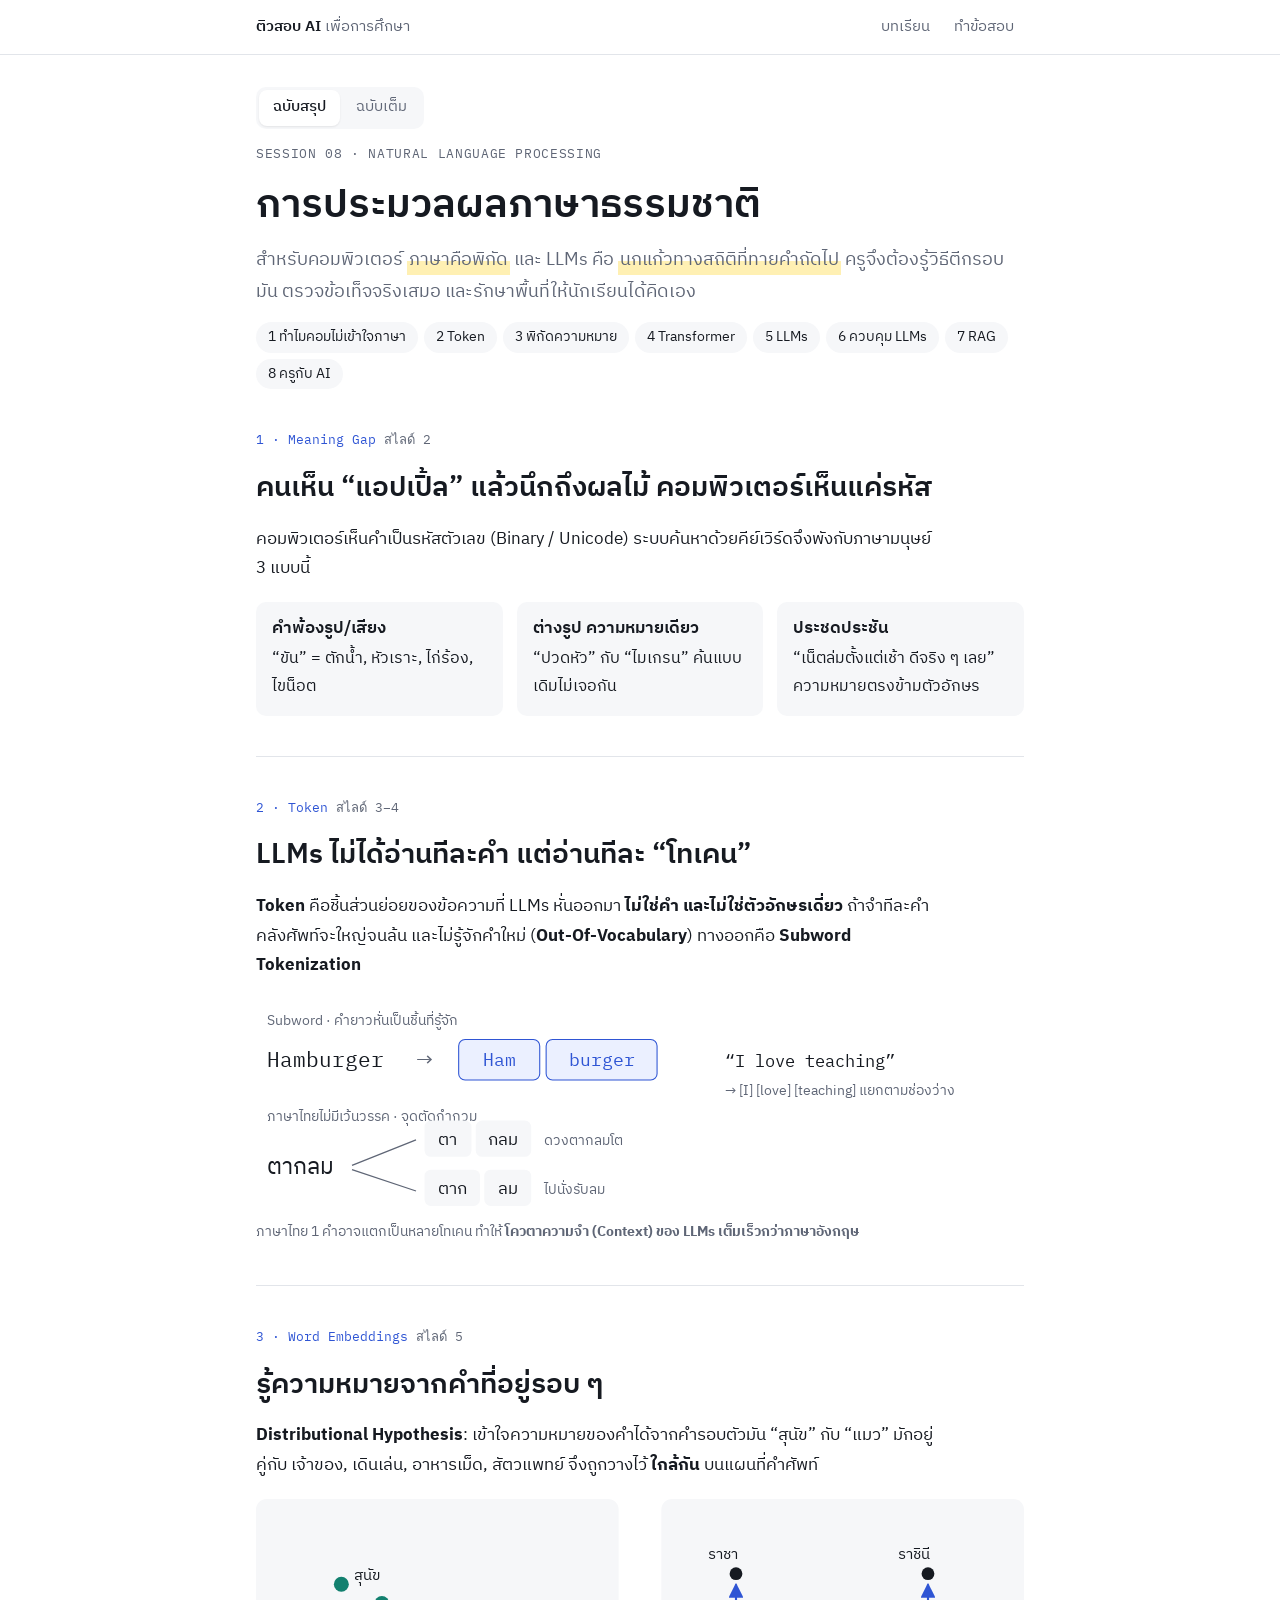
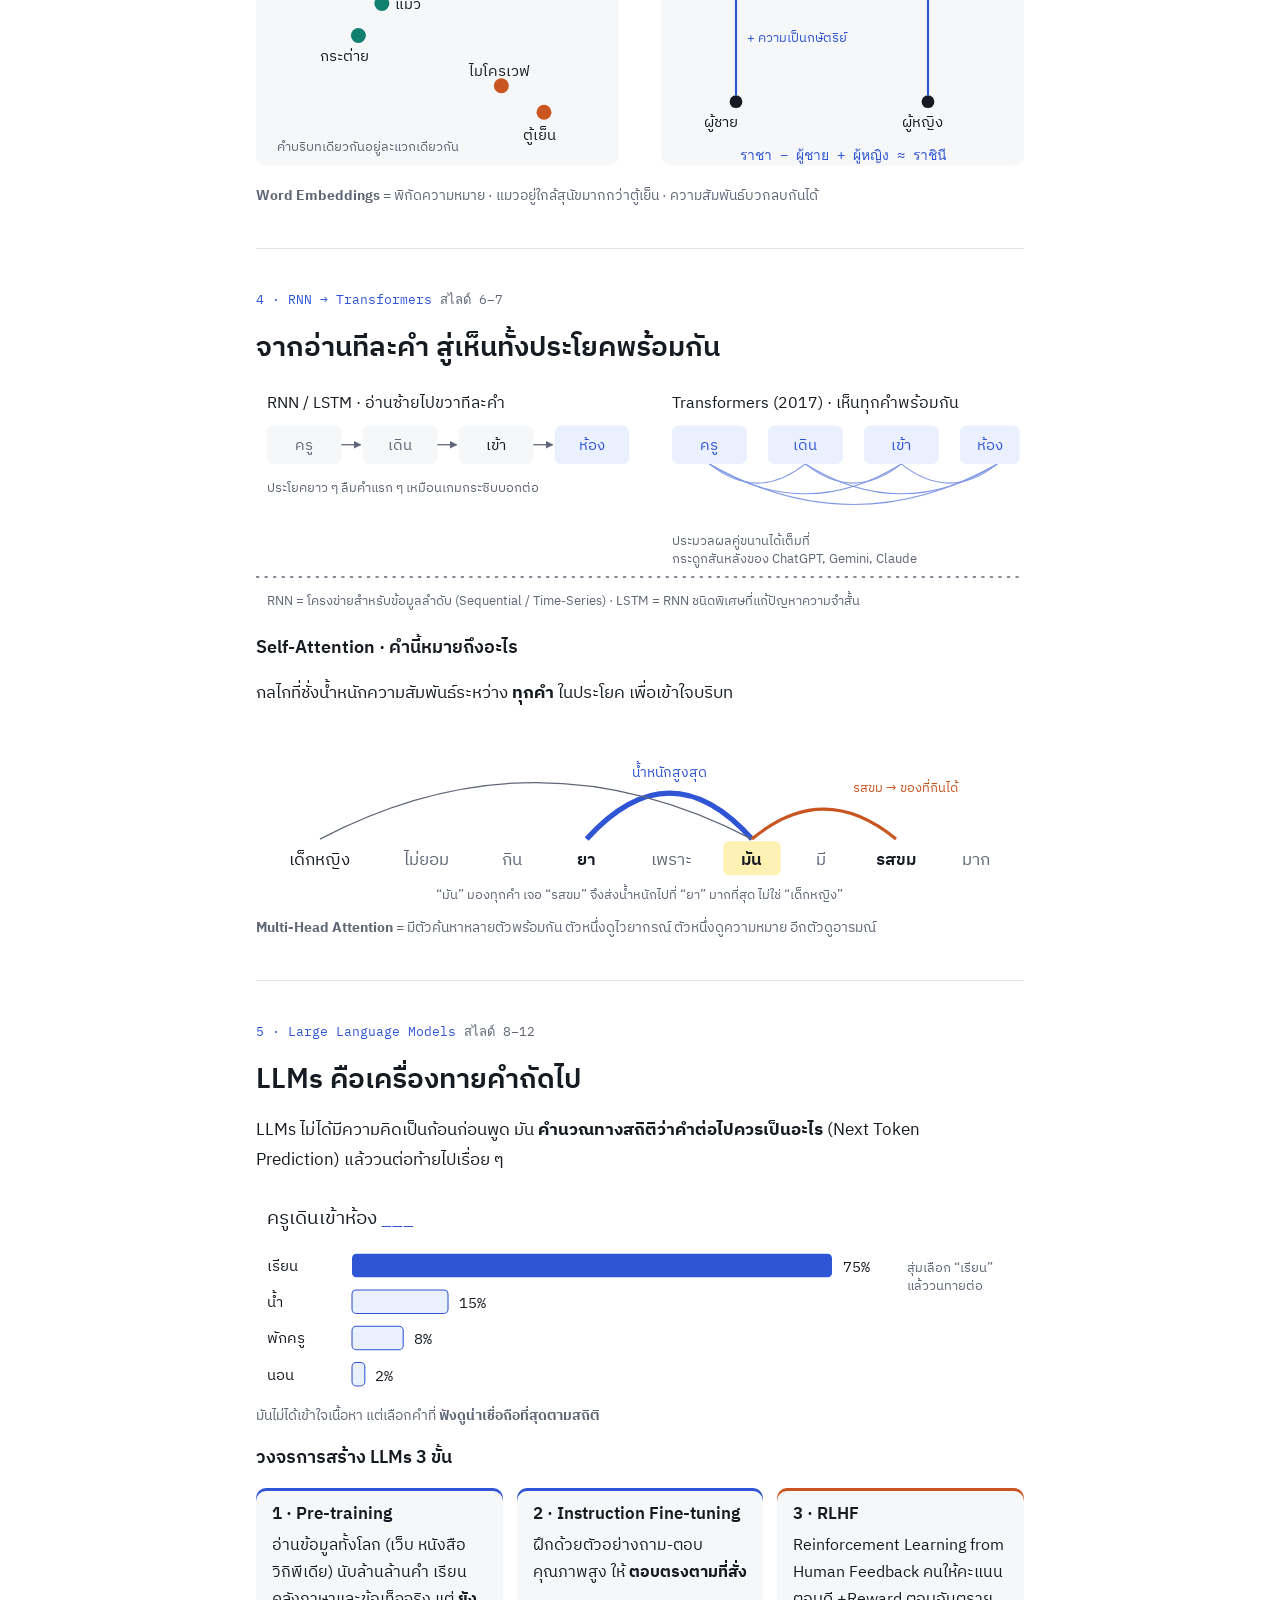
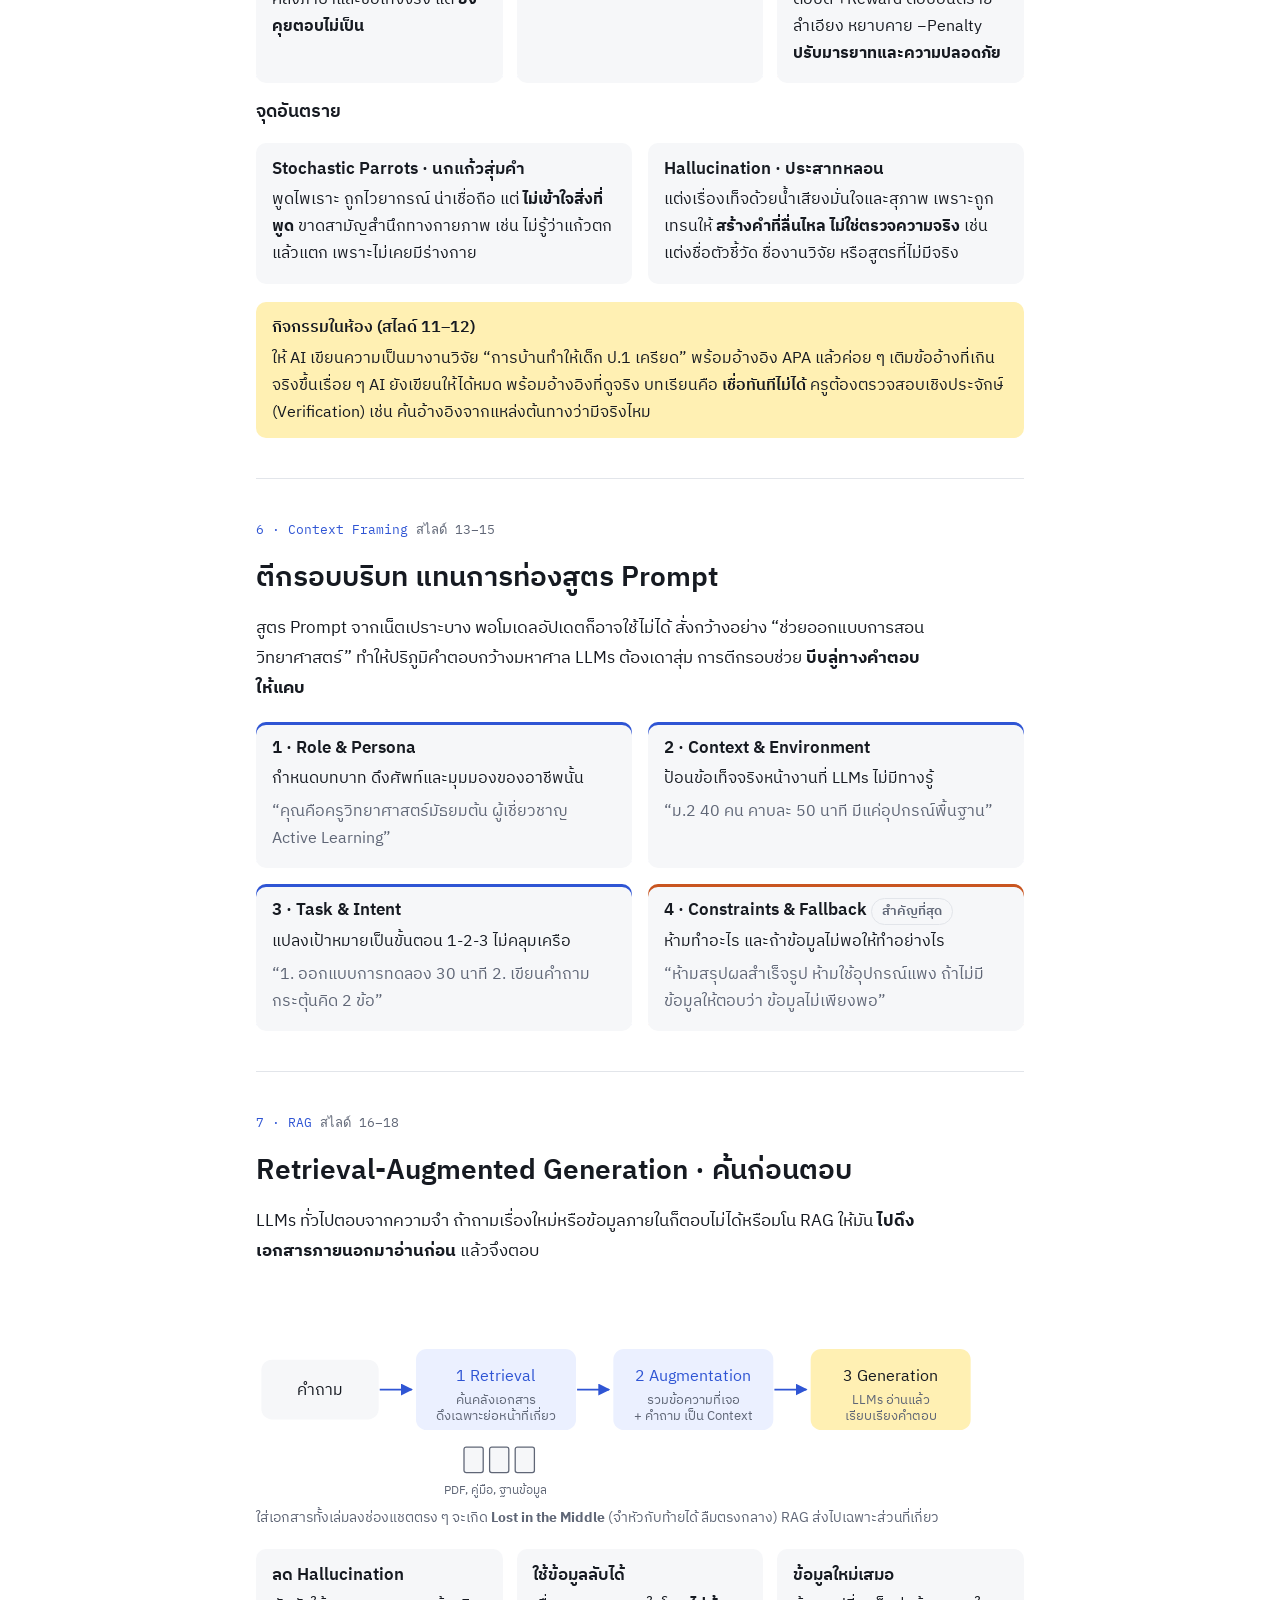
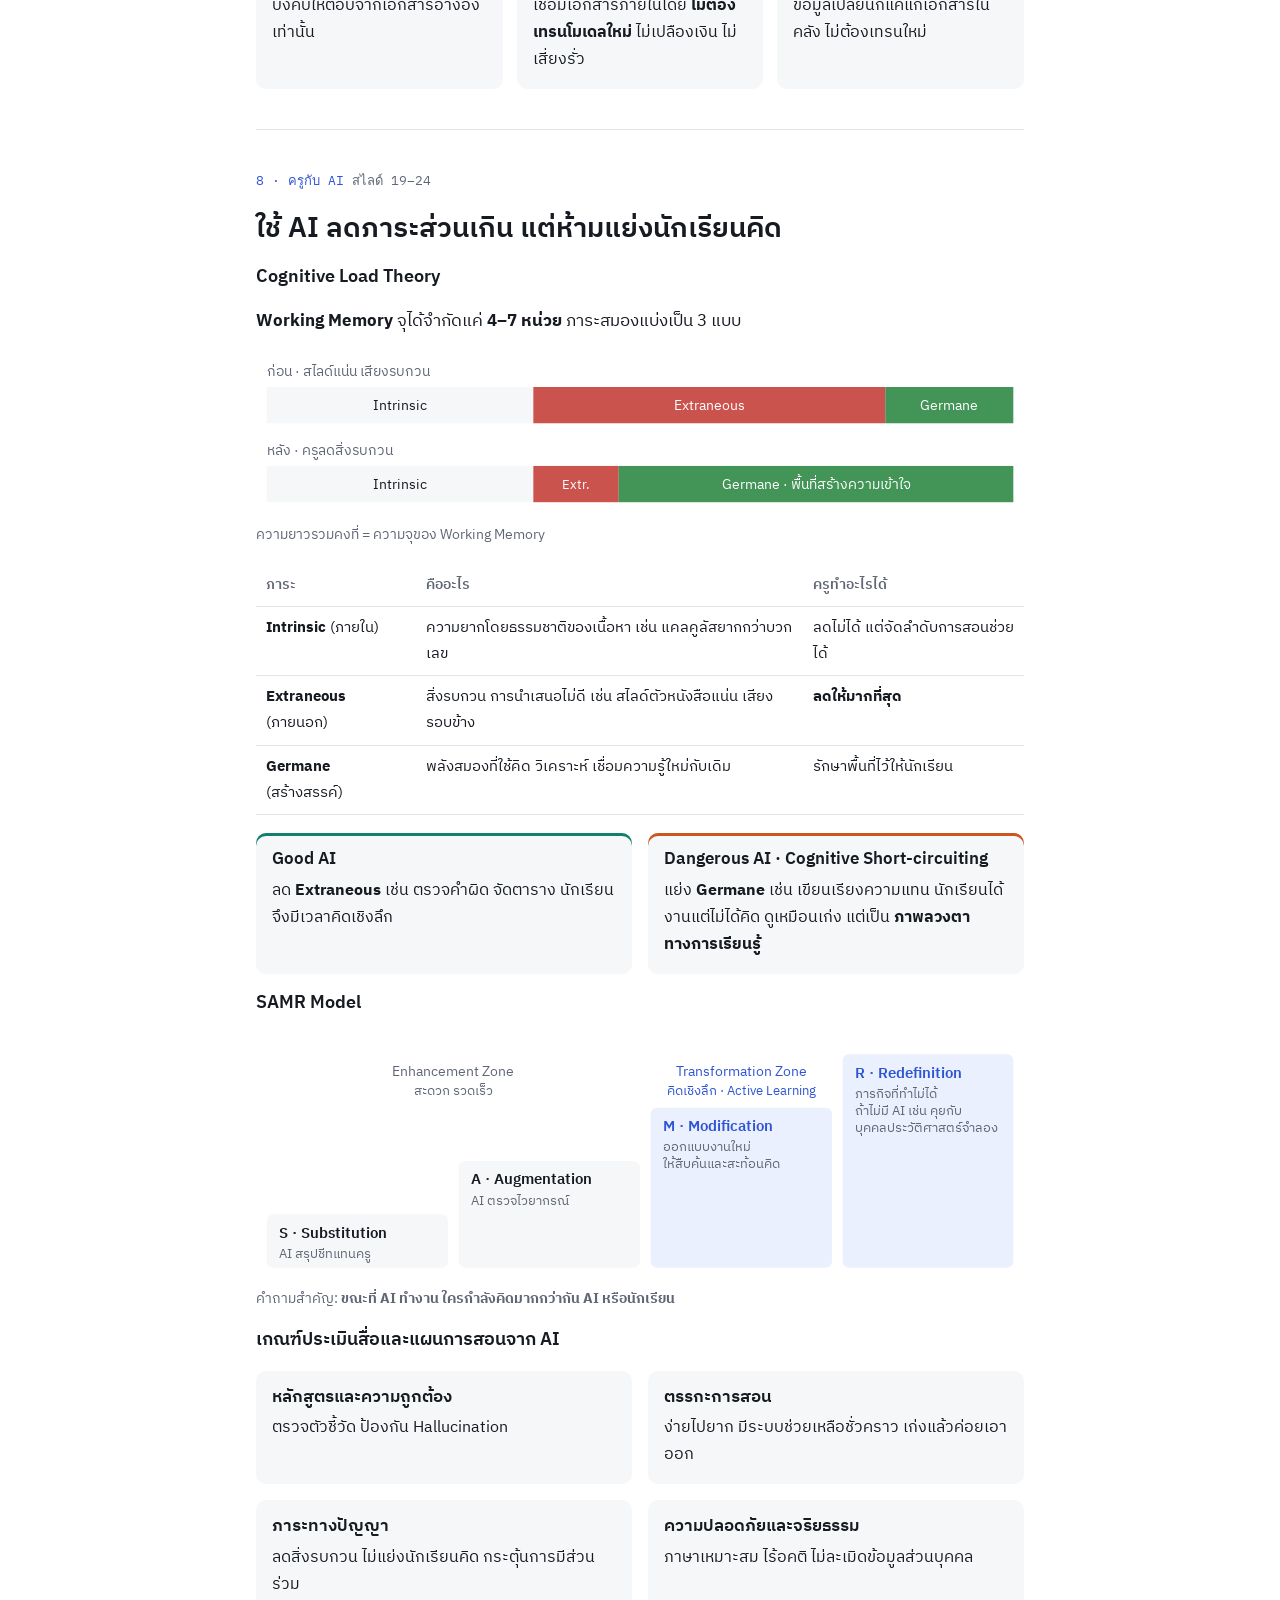
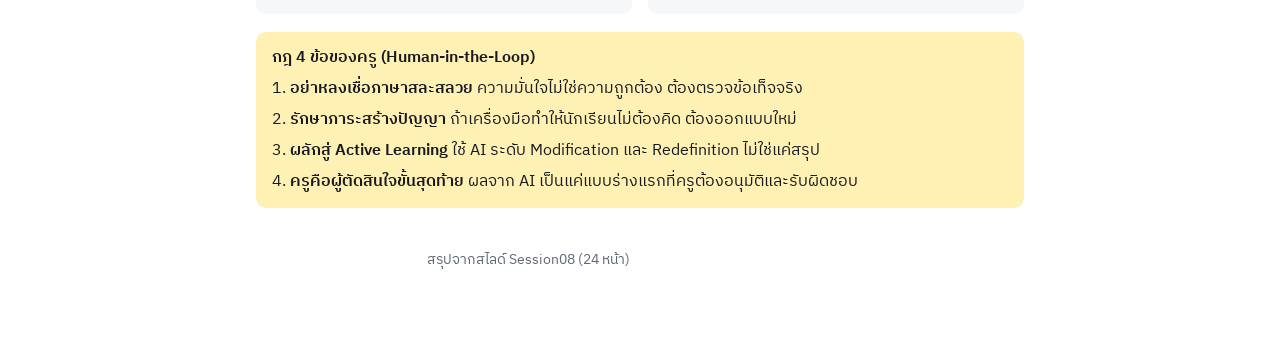
<file: sessions/s08.html>
<!doctype html>
<html lang="th">
<head>
<meta charset="utf-8">
<meta name="viewport" content="width=device-width, initial-scale=1, viewport-fit=cover">
<title>Session 08 · NLP และ LLMs</title>
<meta name="description" content="สรุป Session 8 การประมวลผลภาษาธรรมชาติ LLMs RAG และภาระทางปัญญา พร้อมภาพประกอบ">
<link rel="preconnect" href="https://fonts.googleapis.com">
<link rel="preconnect" href="https://fonts.gstatic.com" crossorigin>
<link rel="stylesheet" href="https://fonts.googleapis.com/css2?family=IBM+Plex+Sans+Thai:wght@400;500;600&family=IBM+Plex+Mono:wght@400;500&display=swap">
<link rel="stylesheet" href="../assets/style.css">
</head>
<body>
<header class="topbar">
  <div class="topbar-inner">
    <a class="brand" href="../">ติวสอบ AI <span>เพื่อการศึกษา</span></a>
    <nav class="topnav" aria-label="เมนูหลัก">
      <a href="../">บทเรียน</a>
      <a href="../exam.html">ทำข้อสอบ</a>
    </nav>
  </div>
</header>

<main class="page">

<section class="hero">
  <nav class="seg" aria-label="รูปแบบเนื้อหา"><a href="s08.html" aria-current="page">ฉบับสรุป</a><a href="s08-full.html">ฉบับเต็ม</a></nav>
  <div class="eyebrow">Session 08 · Natural Language Processing</div>
  <h1>การประมวลผลภาษาธรรมชาติ</h1>
  <p class="lede">สำหรับคอมพิวเตอร์ <em class="hl">ภาษาคือพิกัด</em> และ LLMs คือ <em class="hl">นกแก้วทางสถิติที่ทายคำถัดไป</em> ครูจึงต้องรู้วิธีตีกรอบมัน ตรวจข้อเท็จจริงเสมอ และรักษาพื้นที่ให้นักเรียนได้คิดเอง</p>
  <nav class="toc" aria-label="สารบัญ">
    <a href="#gap">1 ทำไมคอมไม่เข้าใจภาษา</a>
    <a href="#token">2 Token</a>
    <a href="#embed">3 พิกัดความหมาย</a>
    <a href="#transformer">4 Transformer</a>
    <a href="#llm">5 LLMs</a>
    <a href="#prompt">6 ควบคุม LLMs</a>
    <a href="#rag">7 RAG</a>
    <a href="#cog">8 ครูกับ AI</a>
  </nav>
</section>

<!-- 1 -->
<section class="note" id="gap">
  <div class="sec-tag">1 · Meaning Gap <span class="slide-ref">สไลด์ 2</span></div>
  <h2>คนเห็น “แอปเปิ้ล” แล้วนึกถึงผลไม้ คอมพิวเตอร์เห็นแค่รหัส</h2>
  <p>คอมพิวเตอร์เห็นคำเป็นรหัสตัวเลข (Binary / Unicode) ระบบค้นหาด้วยคีย์เวิร์ดจึงพังกับภาษามนุษย์ 3 แบบนี้</p>
  <div class="grid3">
    <div class="card"><h3>คำพ้องรูป/เสียง</h3><p>“ขัน” = ตักน้ำ, หัวเราะ, ไก่ร้อง, ไขน็อต</p></div>
    <div class="card"><h3>ต่างรูป ความหมายเดียว</h3><p>“ปวดหัว” กับ “ไมเกรน” ค้นแบบเดิมไม่เจอกัน</p></div>
    <div class="card"><h3>ประชดประชัน</h3><p>“เน็ตล่มตั้งแต่เช้า ดีจริง ๆ เลย” ความหมายตรงข้ามตัวอักษร</p></div>
  </div>
</section>

<!-- 2 -->
<section class="note" id="token">
  <div class="sec-tag">2 · Token <span class="slide-ref">สไลด์ 3–4</span></div>
  <h2>LLMs ไม่ได้อ่านทีละคำ แต่อ่านทีละ “โทเคน”</h2>
  <p><b>Token</b> คือชิ้นส่วนย่อยของข้อความที่ LLMs หั่นออกมา <b>ไม่ใช่คำ และไม่ใช่ตัวอักษรเดี่ยว</b> ถ้าจำทีละคำ คลังศัพท์จะใหญ่จนล้น และไม่รู้จักคำใหม่ (<b>Out-Of-Vocabulary</b>) ทางออกคือ <b>Subword Tokenization</b></p>

  <figure>
    <div class="art">
    <svg viewBox="0 0 720 200" role="img" aria-label="ตัวอย่างการหั่นโทเคน">
      <text x="10" y="24" class="f-muted" font-size="13">Subword · คำยาวหั่นเป็นชิ้นที่รู้จัก</text>
      <text x="10" y="64" class="f-ink t-mono" font-size="20">Hamburger</text>
      <text x="150" y="64" class="f-muted" font-size="20">→</text>
      <rect x="190" y="38" width="76" height="38" rx="6" class="f-pensoft s-pen"/><text x="228" y="63" text-anchor="middle" class="f-pen t-mono" font-size="17">Ham</text>
      <rect x="272" y="38" width="104" height="38" rx="6" class="f-pensoft s-pen"/><text x="324" y="63" text-anchor="middle" class="f-pen t-mono" font-size="17">burger</text>

      <text x="10" y="114" class="f-muted" font-size="13">ภาษาไทยไม่มีเว้นวรรค · จุดตัดกำกวม</text>
      <text x="10" y="164" class="f-ink" font-size="22">ตากลม</text>
      <path d="M90 156 L150 132 M90 160 L150 180" class="s-axis"/>
      <rect x="158" y="114" width="44" height="34" rx="6" class="f-surface"/><text x="180" y="137" text-anchor="middle" class="f-ink" font-size="16">ตา</text>
      <rect x="206" y="114" width="52" height="34" rx="6" class="f-surface"/><text x="232" y="137" text-anchor="middle" class="f-ink" font-size="16">กลม</text>
      <text x="270" y="137" class="f-muted" font-size="13">ดวงตากลมโต</text>
      <rect x="158" y="160" width="52" height="34" rx="6" class="f-surface"/><text x="184" y="183" text-anchor="middle" class="f-ink" font-size="16">ตาก</text>
      <rect x="214" y="160" width="44" height="34" rx="6" class="f-surface"/><text x="236" y="183" text-anchor="middle" class="f-ink" font-size="16">ลม</text>
      <text x="270" y="183" class="f-muted" font-size="13">ไปนั่งรับลม</text>

      <text x="440" y="64" class="f-ink t-mono" font-size="16">“I love teaching”</text>
      <text x="440" y="90" class="f-muted" font-size="13">→ [I] [love] [teaching] แยกตามช่องว่าง</text>
    </svg>
    </div>
    <figcaption>ภาษาไทย 1 คำอาจแตกเป็นหลายโทเคน ทำให้ <b>โควตาความจำ (Context) ของ LLMs เต็มเร็วกว่าภาษาอังกฤษ</b></figcaption>
  </figure>
</section>

<!-- 3 -->
<section class="note" id="embed">
  <div class="sec-tag">3 · Word Embeddings <span class="slide-ref">สไลด์ 5</span></div>
  <h2>รู้ความหมายจากคำที่อยู่รอบ ๆ</h2>
  <p><b>Distributional Hypothesis</b>: เข้าใจความหมายของคำได้จากคำรอบตัวมัน “สุนัข” กับ “แมว” มักอยู่คู่กับ เจ้าของ, เดินเล่น, อาหารเม็ด, สัตวแพทย์ จึงถูกวางไว้ <b>ใกล้กัน</b> บนแผนที่คำศัพท์</p>
  <figure>
    <div class="art">
    <svg viewBox="0 0 720 260" role="img" aria-label="แผนที่คำศัพท์และการบวกลบเวกเตอร์">
      <rect x="0" y="0" width="340" height="250" rx="10" class="f-surface"/>
      <g class="f-A"><circle cx="80" cy="80" r="7"/><circle cx="118" cy="98" r="7"/><circle cx="96" cy="128" r="7"/></g>
      <g class="f-ink" font-size="14"><text x="92" y="76">สุนัข</text><text x="130" y="103">แมว</text><text x="60" y="152">กระต่าย</text></g>
      <circle cx="270" cy="200" r="7" class="f-B"/><text x="250" y="226" class="f-ink" font-size="14">ตู้เย็น</text>
      <circle cx="230" cy="175" r="7" class="f-B"/><text x="200" y="166" class="f-ink" font-size="14">ไมโครเวฟ</text>
      <text x="20" y="236" class="f-muted" font-size="12">คำบริบทเดียวกันอยู่ละแวกเดียวกัน</text>

      <g transform="translate(380 0)">
        <rect x="0" y="0" width="340" height="250" rx="10" class="f-surface"/>
        <defs><marker id="a8" viewBox="0 0 10 10" refX="9" refY="5" markerWidth="7" markerHeight="7" orient="auto"><path d="M0,0 L10,5 L0,10 z" class="f-pen"/></marker></defs>
        <g class="f-ink"><circle cx="70" cy="190" r="6"/><circle cx="70" cy="70" r="6"/><circle cx="250" cy="190" r="6"/><circle cx="250" cy="70" r="6"/></g>
        <g font-size="14" class="f-ink"><text x="40" y="214">ผู้ชาย</text><text x="44" y="56">ราชา</text><text x="226" y="214">ผู้หญิง</text><text x="222" y="56">ราชินี</text></g>
        <line x1="70" y1="184" x2="70" y2="80" class="s-pen" stroke-width="2" marker-end="url(#a8)"/>
        <line x1="250" y1="184" x2="250" y2="80" class="s-pen" stroke-width="2" marker-end="url(#a8)"/>
        <text x="80" y="134" class="f-pen" font-size="12">+ ความเป็นกษัตริย์</text>
        <text x="170" y="245" text-anchor="middle" class="f-pen t-mono" font-size="13">ราชา − ผู้ชาย + ผู้หญิง ≈ ราชินี</text>
      </g>
    </svg>
    </div>
    <figcaption><b>Word Embeddings</b> = พิกัดความหมาย · แมวอยู่ใกล้สุนัขมากกว่าตู้เย็น · ความสัมพันธ์บวกลบกันได้</figcaption>
  </figure>
</section>

<!-- 4 -->
<section class="note" id="transformer">
  <div class="sec-tag">4 · RNN → Transformers <span class="slide-ref">สไลด์ 6–7</span></div>
  <h2>จากอ่านทีละคำ สู่เห็นทั้งประโยคพร้อมกัน</h2>
  <figure>
    <div class="art">
    <svg viewBox="0 0 720 220" role="img" aria-label="RNN อ่านทีละคำ เทียบ Transformer เห็นทุกคำพร้อมกัน">
      <defs><marker id="a8b" viewBox="0 0 10 10" refX="9" refY="5" markerWidth="6" markerHeight="6" orient="auto"><path d="M0,0 L10,5 L0,10 z" class="f-muted"/></marker></defs>
      <text x="10" y="22" class="f-ink" font-size="15">RNN / LSTM · อ่านซ้ายไปขวาทีละคำ</text>
      <g font-size="14" text-anchor="middle">
        <rect x="10" y="38" width="70" height="36" rx="6" class="f-surface"/><text x="45" y="61" class="f-muted">ครู</text>
        <rect x="100" y="38" width="70" height="36" rx="6" class="f-surface"/><text x="135" y="61" class="f-muted">เดิน</text>
        <rect x="190" y="38" width="70" height="36" rx="6" class="f-surface"/><text x="225" y="61" class="f-ink">เข้า</text>
        <rect x="280" y="38" width="70" height="36" rx="6" class="f-pensoft"/><text x="315" y="61" class="f-pen">ห้อง</text>
      </g>
      <g class="s-axis"><line x1="80" y1="56" x2="98" y2="56" marker-end="url(#a8b)"/><line x1="170" y1="56" x2="188" y2="56" marker-end="url(#a8b)"/><line x1="260" y1="56" x2="278" y2="56" marker-end="url(#a8b)"/></g>
      <text x="10" y="100" class="f-muted" font-size="12">ประโยคยาว ๆ ลืมคำแรก ๆ เหมือนเกมกระซิบบอกต่อ</text>

      <text x="390" y="22" class="f-ink" font-size="15">Transformers (2017) · เห็นทุกคำพร้อมกัน</text>
      <g class="s-pen" stroke-width="1" opacity="0.6">
        <path d="M425 74 Q 470 110 515 74"/><path d="M425 74 Q 515 130 605 74"/><path d="M425 74 Q 560 150 695 74"/>
        <path d="M515 74 Q 560 110 605 74"/><path d="M515 74 Q 605 130 695 74"/><path d="M605 74 Q 650 110 695 74"/>
      </g>
      <g font-size="14" text-anchor="middle">
        <rect x="390" y="38" width="70" height="36" rx="6" class="f-pensoft"/><text x="425" y="61" class="f-pen">ครู</text>
        <rect x="480" y="38" width="70" height="36" rx="6" class="f-pensoft"/><text x="515" y="61" class="f-pen">เดิน</text>
        <rect x="570" y="38" width="70" height="36" rx="6" class="f-pensoft"/><text x="605" y="61" class="f-pen">เข้า</text>
        <rect x="660" y="38" width="56" height="36" rx="6" class="f-pensoft"/><text x="688" y="61" class="f-pen">ห้อง</text>
      </g>
      <text x="390" y="150" class="f-muted" font-size="12">ประมวลผลคู่ขนานได้เต็มที่</text>
      <text x="390" y="167" class="f-muted" font-size="12">กระดูกสันหลังของ ChatGPT, Gemini, Claude</text>

      <line x1="0" y1="180" x2="720" y2="180" class="s-axis" stroke-dasharray="3 5"/>
      <text x="10" y="206" class="f-muted" font-size="12">RNN = โครงข่ายสำหรับข้อมูลลำดับ (Sequential / Time-Series) · LSTM = RNN ชนิดพิเศษที่แก้ปัญหาความจำสั้น</text>
    </svg>
    </div>
  </figure>

  <h3>Self-Attention · คำนี้หมายถึงอะไร</h3>
  <p>กลไกที่ชั่งน้ำหนักความสัมพันธ์ระหว่าง <b>ทุกคำ</b> ในประโยค เพื่อเข้าใจบริบท</p>
  <figure>
    <div class="art">
    <svg viewBox="0 0 720 170" role="img" aria-label="Self-Attention เชื่อมคำว่า มัน กับ ยา">
      <g font-size="16" text-anchor="middle">
        <text x="60" y="130" class="f-ink">เด็กหญิง</text>
        <text x="160" y="130" class="f-muted">ไม่ยอม</text>
        <text x="240" y="130" class="f-muted">กิน</text>
        <text x="310" y="130" class="f-ink" font-weight="600">ยา</text>
        <text x="390" y="130" class="f-muted">เพราะ</text>
        <rect x="438" y="108" width="54" height="32" rx="6" class="f-hl"/>
        <text x="465" y="130" class="f-ink" font-weight="600">มัน</text>
        <text x="530" y="130" class="f-muted">มี</text>
        <text x="600" y="130" class="f-ink" font-weight="600">รสขม</text>
        <text x="675" y="130" class="f-muted">มาก</text>
      </g>
      <path d="M465 106 Q 388 20 310 106" class="s-pen" stroke-width="5"/>
      <path d="M465 106 Q 262 0 60 106" class="s-axis" stroke-width="1.2"/>
      <path d="M465 106 Q 532 50 600 106" class="s-B" stroke-width="3"/>
      <text x="388" y="48" text-anchor="middle" class="f-pen" font-size="13">น้ำหนักสูงสุด</text>
      <text x="560" y="62" class="f-B" font-size="12">รสขม → ของที่กินได้</text>
      <text x="360" y="162" text-anchor="middle" class="f-muted" font-size="12">“มัน” มองทุกคำ เจอ “รสขม” จึงส่งน้ำหนักไปที่ “ยา” มากที่สุด ไม่ใช่ “เด็กหญิง”</text>
    </svg>
    </div>
    <figcaption><b>Multi-Head Attention</b> = มีตัวค้นหาหลายตัวพร้อมกัน ตัวหนึ่งดูไวยากรณ์ ตัวหนึ่งดูความหมาย อีกตัวดูอารมณ์</figcaption>
  </figure>
</section>

<!-- 5 -->
<section class="note" id="llm">
  <div class="sec-tag">5 · Large Language Models <span class="slide-ref">สไลด์ 8–12</span></div>
  <h2>LLMs คือเครื่องทายคำถัดไป</h2>
  <p>LLMs ไม่ได้มีความคิดเป็นก้อนก่อนพูด มัน <b>คำนวณทางสถิติว่าคำต่อไปควรเป็นอะไร</b> (Next Token Prediction) แล้ววนต่อท้ายไปเรื่อย ๆ</p>
  <figure>
    <div class="art">
    <svg viewBox="0 0 720 190" role="img" aria-label="การกระจายความน่าจะเป็นของคำถัดไป">
      <text x="10" y="28" class="f-ink" font-size="18">ครูเดินเข้าห้อง <tspan class="f-pen">___</tspan></text>
      <g font-size="14">
        <text x="10" y="72" class="f-ink">เรียน</text><rect x="90" y="56" width="450" height="22" rx="4" class="f-pen"/><text x="550" y="73" class="f-ink t-mono">75%</text>
        <text x="10" y="106" class="f-ink">น้ำ</text><rect x="90" y="90" width="90" height="22" rx="4" class="f-pensoft s-pen"/><text x="190" y="107" class="f-ink t-mono">15%</text>
        <text x="10" y="140" class="f-ink">พักครู</text><rect x="90" y="124" width="48" height="22" rx="4" class="f-pensoft s-pen"/><text x="148" y="141" class="f-ink t-mono">8%</text>
        <text x="10" y="174" class="f-ink">นอน</text><rect x="90" y="158" width="12" height="22" rx="4" class="f-pensoft s-pen"/><text x="112" y="175" class="f-ink t-mono">2%</text>
      </g>
      <text x="610" y="73" class="f-muted" font-size="12">สุ่มเลือก “เรียน”</text>
      <text x="610" y="90" class="f-muted" font-size="12">แล้ววนทายต่อ</text>
    </svg>
    </div>
    <figcaption>มันไม่ได้เข้าใจเนื้อหา แต่เลือกคำที่ <b>ฟังดูน่าเชื่อถือที่สุดตามสถิติ</b></figcaption>
  </figure>

  <h3>วงจรการสร้าง LLMs 3 ขั้น</h3>
  <div class="grid3">
    <div class="card sup"><h3>1 · Pre-training</h3><p>อ่านข้อมูลทั้งโลก (เว็บ หนังสือ วิกิพีเดีย) นับล้านล้านคำ เรียนคลังภาษาและข้อเท็จจริง แต่ <b>ยังคุยตอบไม่เป็น</b></p></div>
    <div class="card sup"><h3>2 · Instruction Fine-tuning</h3><p>ฝึกด้วยตัวอย่างถาม-ตอบคุณภาพสูง ให้ <b>ตอบตรงตามที่สั่ง</b></p></div>
    <div class="card rl"><h3>3 · RLHF</h3><p>Reinforcement Learning from Human Feedback คนให้คะแนน ตอบดี +Reward ตอบอันตราย ลำเอียง หยาบคาย −Penalty <b>ปรับมารยาทและความปลอดภัย</b></p></div>
  </div>

  <h3>จุดอันตราย</h3>
  <div class="grid2">
    <div class="card"><h3>Stochastic Parrots · นกแก้วสุ่มคำ</h3><p>พูดไพเราะ ถูกไวยากรณ์ น่าเชื่อถือ แต่ <b>ไม่เข้าใจสิ่งที่พูด</b> ขาดสามัญสำนึกทางกายภาพ เช่น ไม่รู้ว่าแก้วตกแล้วแตก เพราะไม่เคยมีร่างกาย</p></div>
    <div class="card"><h3>Hallucination · ประสาทหลอน</h3><p>แต่งเรื่องเท็จด้วยน้ำเสียงมั่นใจและสุภาพ เพราะถูกเทรนให้ <b>สร้างคำที่ลื่นไหล ไม่ใช่ตรวจความจริง</b> เช่น แต่งชื่อตัวชี้วัด ชื่องานวิจัย หรือสูตรที่ไม่มีจริง</p></div>
  </div>
  <div class="memo">
    <b>กิจกรรมในห้อง (สไลด์ 11–12)</b>
    <span>ให้ AI เขียนความเป็นมางานวิจัย “การบ้านทำให้เด็ก ป.1 เครียด” พร้อมอ้างอิง APA แล้วค่อย ๆ เติมข้ออ้างที่เกินจริงขึ้นเรื่อย ๆ AI ยังเขียนให้ได้หมด พร้อมอ้างอิงที่ดูจริง บทเรียนคือ <b>เชื่อทันทีไม่ได้</b> ครูต้องตรวจสอบเชิงประจักษ์ (Verification) เช่น ค้นอ้างอิงจากแหล่งต้นทางว่ามีจริงไหม</span>
  </div>
</section>

<!-- 6 -->
<section class="note" id="prompt">
  <div class="sec-tag">6 · Context Framing <span class="slide-ref">สไลด์ 13–15</span></div>
  <h2>ตีกรอบบริบท แทนการท่องสูตร Prompt</h2>
  <p>สูตร Prompt จากเน็ตเปราะบาง พอโมเดลอัปเดตก็อาจใช้ไม่ได้ สั่งกว้างอย่าง “ช่วยออกแบบการสอนวิทยาศาสตร์” ทำให้ปริภูมิคำตอบกว้างมหาศาล LLMs ต้องเดาสุ่ม การตีกรอบช่วย <b>บีบลู่ทางคำตอบให้แคบ</b></p>
  <div class="grid2">
    <div class="card sup"><h3>1 · Role &amp; Persona</h3><p>กำหนดบทบาท ดึงศัพท์และมุมมองของอาชีพนั้น</p><p class="hint">“คุณคือครูวิทยาศาสตร์มัธยมต้น ผู้เชี่ยวชาญ Active Learning”</p></div>
    <div class="card sup"><h3>2 · Context &amp; Environment</h3><p>ป้อนข้อเท็จจริงหน้างานที่ LLMs ไม่มีทางรู้</p><p class="hint">“ม.2 40 คน คาบละ 50 นาที มีแค่อุปกรณ์พื้นฐาน”</p></div>
    <div class="card sup"><h3>3 · Task &amp; Intent</h3><p>แปลงเป้าหมายเป็นขั้นตอน 1-2-3 ไม่คลุมเครือ</p><p class="hint">“1. ออกแบบการทดลอง 30 นาที 2. เขียนคำถามกระตุ้นคิด 2 ข้อ”</p></div>
    <div class="card rl"><h3>4 · Constraints &amp; Fallback <span class="pill">สำคัญที่สุด</span></h3><p>ห้ามทำอะไร และถ้าข้อมูลไม่พอให้ทำอย่างไร</p><p class="hint">“ห้ามสรุปผลสำเร็จรูป ห้ามใช้อุปกรณ์แพง ถ้าไม่มีข้อมูลให้ตอบว่า ข้อมูลไม่เพียงพอ”</p></div>
  </div>
</section>

<!-- 7 -->
<section class="note" id="rag">
  <div class="sec-tag">7 · RAG <span class="slide-ref">สไลด์ 16–18</span></div>
  <h2>Retrieval-Augmented Generation · ค้นก่อนตอบ</h2>
  <p>LLMs ทั่วไปตอบจากความจำ ถ้าถามเรื่องใหม่หรือข้อมูลภายในก็ตอบไม่ได้หรือมโน RAG ให้มัน <b>ไปดึงเอกสารภายนอกมาอ่านก่อน</b> แล้วจึงตอบ</p>
  <figure>
    <div class="art">
    <svg viewBox="0 0 720 200" role="img" aria-label="ขั้นตอน RAG">
      <defs><marker id="a8c" viewBox="0 0 10 10" refX="9" refY="5" markerWidth="7" markerHeight="7" orient="auto"><path d="M0,0 L10,5 L0,10 z" class="f-pen"/></marker></defs>
      <rect x="5" y="70" width="110" height="56" rx="10" class="f-surface"/><text x="60" y="103" text-anchor="middle" class="f-ink" font-size="15">คำถาม</text>
      <rect x="150" y="60" width="150" height="76" rx="10" class="f-pensoft"/><text x="225" y="90" text-anchor="middle" class="f-pen" font-size="15">1 Retrieval</text><text x="225" y="112" text-anchor="middle" class="f-muted" font-size="12">ค้นคลังเอกสาร</text><text x="225" y="127" text-anchor="middle" class="f-muted" font-size="12">ดึงเฉพาะย่อหน้าที่เกี่ยว</text>
      <rect x="335" y="60" width="150" height="76" rx="10" class="f-pensoft"/><text x="410" y="90" text-anchor="middle" class="f-pen" font-size="15">2 Augmentation</text><text x="410" y="112" text-anchor="middle" class="f-muted" font-size="12">รวมข้อความที่เจอ</text><text x="410" y="127" text-anchor="middle" class="f-muted" font-size="12">+ คำถาม เป็น Context</text>
      <rect x="520" y="60" width="150" height="76" rx="10" class="f-hl"/><text x="595" y="90" text-anchor="middle" class="f-ink" font-size="15">3 Generation</text><text x="595" y="112" text-anchor="middle" class="f-muted" font-size="12">LLMs อ่านแล้ว</text><text x="595" y="127" text-anchor="middle" class="f-muted" font-size="12">เรียบเรียงคำตอบ</text>
      <g class="s-pen" stroke-width="1.6"><line x1="116" y1="98" x2="146" y2="98" marker-end="url(#a8c)"/><line x1="301" y1="98" x2="331" y2="98" marker-end="url(#a8c)"/><line x1="486" y1="98" x2="516" y2="98" marker-end="url(#a8c)"/></g>
      <g transform="translate(195 152)"><rect width="18" height="24" rx="2" class="f-surface s-axis"/><rect x="24" width="18" height="24" rx="2" class="f-surface s-axis"/><rect x="48" width="18" height="24" rx="2" class="f-surface s-axis"/></g>
      <text x="225" y="196" text-anchor="middle" class="f-muted" font-size="11">PDF, คู่มือ, ฐานข้อมูล</text>
    </svg>
    </div>
    <figcaption>ใส่เอกสารทั้งเล่มลงช่องแชตตรง ๆ จะเกิด <b>Lost in the Middle</b> (จำหัวกับท้ายได้ ลืมตรงกลาง) RAG ส่งไปเฉพาะส่วนที่เกี่ยว</figcaption>
  </figure>
  <div class="grid3">
    <div class="card"><h3>ลด Hallucination</h3><p>บังคับให้ตอบจากเอกสารอ้างอิงเท่านั้น</p></div>
    <div class="card"><h3>ใช้ข้อมูลลับได้</h3><p>เชื่อมเอกสารภายในโดย <b>ไม่ต้องเทรนโมเดลใหม่</b> ไม่เปลืองเงิน ไม่เสี่ยงรั่ว</p></div>
    <div class="card"><h3>ข้อมูลใหม่เสมอ</h3><p>ข้อมูลเปลี่ยนก็แค่แก้เอกสารในคลัง ไม่ต้องเทรนใหม่</p></div>
  </div>
</section>

<!-- 8 -->
<section class="note" id="cog">
  <div class="sec-tag">8 · ครูกับ AI <span class="slide-ref">สไลด์ 19–24</span></div>
  <h2>ใช้ AI ลดภาระส่วนเกิน แต่ห้ามแย่งนักเรียนคิด</h2>

  <h3>Cognitive Load Theory</h3>
  <p><b>Working Memory</b> จุได้จำกัดแค่ <b>4–7 หน่วย</b> ภาระสมองแบ่งเป็น 3 แบบ</p>
  <figure>
    <div class="art">
    <svg viewBox="0 0 720 150" role="img" aria-label="แถบความจุ working memory แบ่งเป็น 3 ภาระ ก่อนและหลังครูออกแบบ">
      <text x="10" y="20" class="f-muted" font-size="13">ก่อน · สไลด์แน่น เสียงรบกวน</text>
      <rect x="10" y="30" width="250" height="34" class="f-surface"/><text x="135" y="52" text-anchor="middle" class="f-ink" font-size="13">Intrinsic</text>
      <rect x="260" y="30" width="330" height="34" class="f-bad" opacity="0.85"/><text x="425" y="52" text-anchor="middle" class="f-bg" font-size="13">Extraneous</text>
      <rect x="590" y="30" width="120" height="34" class="f-good" opacity="0.85"/><text x="650" y="52" text-anchor="middle" class="f-bg" font-size="13">Germane</text>
      <text x="10" y="94" class="f-muted" font-size="13">หลัง · ครูลดสิ่งรบกวน</text>
      <rect x="10" y="104" width="250" height="34" class="f-surface"/><text x="135" y="126" text-anchor="middle" class="f-ink" font-size="13">Intrinsic</text>
      <rect x="260" y="104" width="80" height="34" class="f-bad" opacity="0.85"/><text x="300" y="126" text-anchor="middle" class="f-bg" font-size="12">Extr.</text>
      <rect x="340" y="104" width="370" height="34" class="f-good" opacity="0.85"/><text x="525" y="126" text-anchor="middle" class="f-bg" font-size="13">Germane · พื้นที่สร้างความเข้าใจ</text>
    </svg>
    </div>
    <figcaption>ความยาวรวมคงที่ = ความจุของ Working Memory</figcaption>
  </figure>
  <div class="tbl">
  <table>
    <thead><tr><th>ภาระ</th><th>คืออะไร</th><th>ครูทำอะไรได้</th></tr></thead>
    <tbody>
      <tr><td><b>Intrinsic</b> (ภายใน)</td><td>ความยากโดยธรรมชาติของเนื้อหา เช่น แคลคูลัสยากกว่าบวกเลข</td><td>ลดไม่ได้ แต่จัดลำดับการสอนช่วยได้</td></tr>
      <tr><td><b>Extraneous</b> (ภายนอก)</td><td>สิ่งรบกวน การนำเสนอไม่ดี เช่น สไลด์ตัวหนังสือแน่น เสียงรอบข้าง</td><td><b>ลดให้มากที่สุด</b></td></tr>
      <tr><td><b>Germane</b> (สร้างสรรค์)</td><td>พลังสมองที่ใช้คิด วิเคราะห์ เชื่อมความรู้ใหม่กับเดิม</td><td>รักษาพื้นที่ไว้ให้นักเรียน</td></tr>
    </tbody>
  </table>
  </div>

  <div class="grid2">
    <div class="card uns"><h3>Good AI</h3><p>ลด <b>Extraneous</b> เช่น ตรวจคำผิด จัดตาราง นักเรียนจึงมีเวลาคิดเชิงลึก</p></div>
    <div class="card rl"><h3>Dangerous AI · Cognitive Short-circuiting</h3><p>แย่ง <b>Germane</b> เช่น เขียนเรียงความแทน นักเรียนได้งานแต่ไม่ได้คิด ดูเหมือนเก่ง แต่เป็น <b>ภาพลวงตาทางการเรียนรู้</b></p></div>
  </div>

  <h3>SAMR Model</h3>
  <figure>
    <div class="art">
    <svg viewBox="0 0 720 230" role="img" aria-label="บันได SAMR">
      <g font-size="14">
        <rect x="10" y="170" width="170" height="50" rx="6" class="f-surface"/><text x="22" y="192" class="f-ink" font-weight="600">S · Substitution</text><text x="22" y="211" class="f-muted" font-size="12">AI สรุปชีทแทนครู</text>
        <rect x="190" y="120" width="170" height="100" rx="6" class="f-surface"/><text x="202" y="142" class="f-ink" font-weight="600">A · Augmentation</text><text x="202" y="161" class="f-muted" font-size="12">AI ตรวจไวยากรณ์</text>
        <rect x="370" y="70" width="170" height="150" rx="6" class="f-pensoft"/><text x="382" y="92" class="f-pen" font-weight="600">M · Modification</text><text x="382" y="111" class="f-muted" font-size="12">ออกแบบงานใหม่</text><text x="382" y="127" class="f-muted" font-size="12">ให้สืบค้นและสะท้อนคิด</text>
        <rect x="550" y="20" width="160" height="200" rx="6" class="f-pensoft"/><text x="562" y="42" class="f-pen" font-weight="600">R · Redefinition</text><text x="562" y="61" class="f-muted" font-size="12">ภารกิจที่ทำไม่ได้</text><text x="562" y="77" class="f-muted" font-size="12">ถ้าไม่มี AI เช่น คุยกับ</text><text x="562" y="93" class="f-muted" font-size="12">บุคคลประวัติศาสตร์จำลอง</text>
      </g>
      <text x="185" y="40" text-anchor="middle" class="f-muted" font-size="13">Enhancement Zone</text>
      <text x="185" y="58" text-anchor="middle" class="f-muted" font-size="12">สะดวก รวดเร็ว</text>
      <text x="455" y="40" text-anchor="middle" class="f-pen" font-size="13">Transformation Zone</text>
      <text x="455" y="58" text-anchor="middle" class="f-pen" font-size="12">คิดเชิงลึก · Active Learning</text>
    </svg>
    </div>
    <figcaption>คำถามสำคัญ: <b>ขณะที่ AI ทำงาน ใครกำลังคิดมากกว่ากัน AI หรือนักเรียน</b></figcaption>
  </figure>

  <h3>เกณฑ์ประเมินสื่อและแผนการสอนจาก AI</h3>
  <div class="grid2">
    <div class="card"><h3>หลักสูตรและความถูกต้อง</h3><p>ตรวจตัวชี้วัด ป้องกัน Hallucination</p></div>
    <div class="card"><h3>ตรรกะการสอน</h3><p>ง่ายไปยาก มีระบบช่วยเหลือชั่วคราว เก่งแล้วค่อยเอาออก</p></div>
    <div class="card"><h3>ภาระทางปัญญา</h3><p>ลดสิ่งรบกวน ไม่แย่งนักเรียนคิด กระตุ้นการมีส่วนร่วม</p></div>
    <div class="card"><h3>ความปลอดภัยและจริยธรรม</h3><p>ภาษาเหมาะสม ไร้อคติ ไม่ละเมิดข้อมูลส่วนบุคคล</p></div>
  </div>

  <div class="memo">
    <b>กฎ 4 ข้อของครู (Human-in-the-Loop)</b>
    <span>1. <b>อย่าหลงเชื่อภาษาสละสลวย</b> ความมั่นใจไม่ใช่ความถูกต้อง ต้องตรวจข้อเท็จจริง</span>
    <span>2. <b>รักษาภาระสร้างปัญญา</b> ถ้าเครื่องมือทำให้นักเรียนไม่ต้องคิด ต้องออกแบบใหม่</span>
    <span>3. <b>ผลักสู่ Active Learning</b> ใช้ AI ระดับ Modification และ Redefinition ไม่ใช่แค่สรุป</span>
    <span>4. <b>ครูคือผู้ตัดสินใจขั้นสุดท้าย</b> ผลจาก AI เป็นแค่แบบร่างแรกที่ครูต้องอนุมัติและรับผิดชอบ</span>
  </div>
</section>

<p class="foot">สรุปจากสไลด์ Session08 (24 หน้า)</p>
</main>
</body>
</html>
</file>
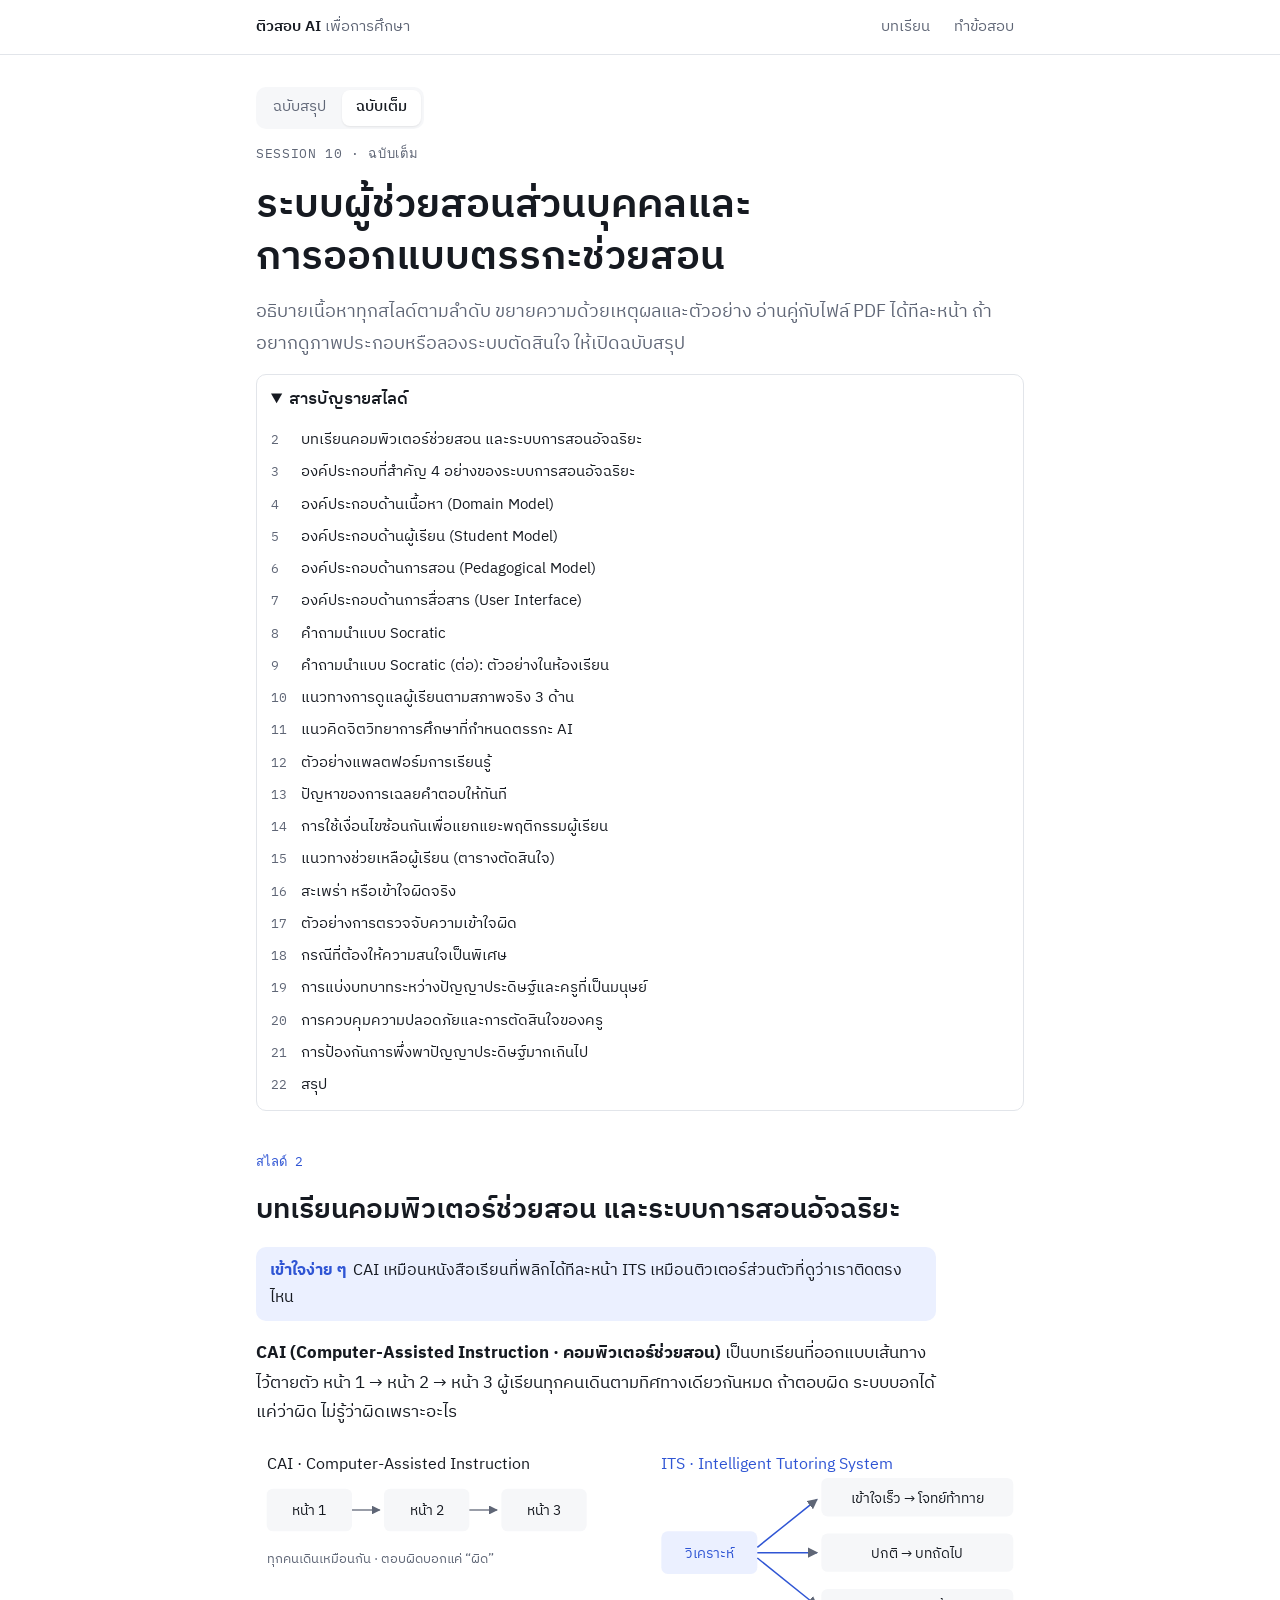
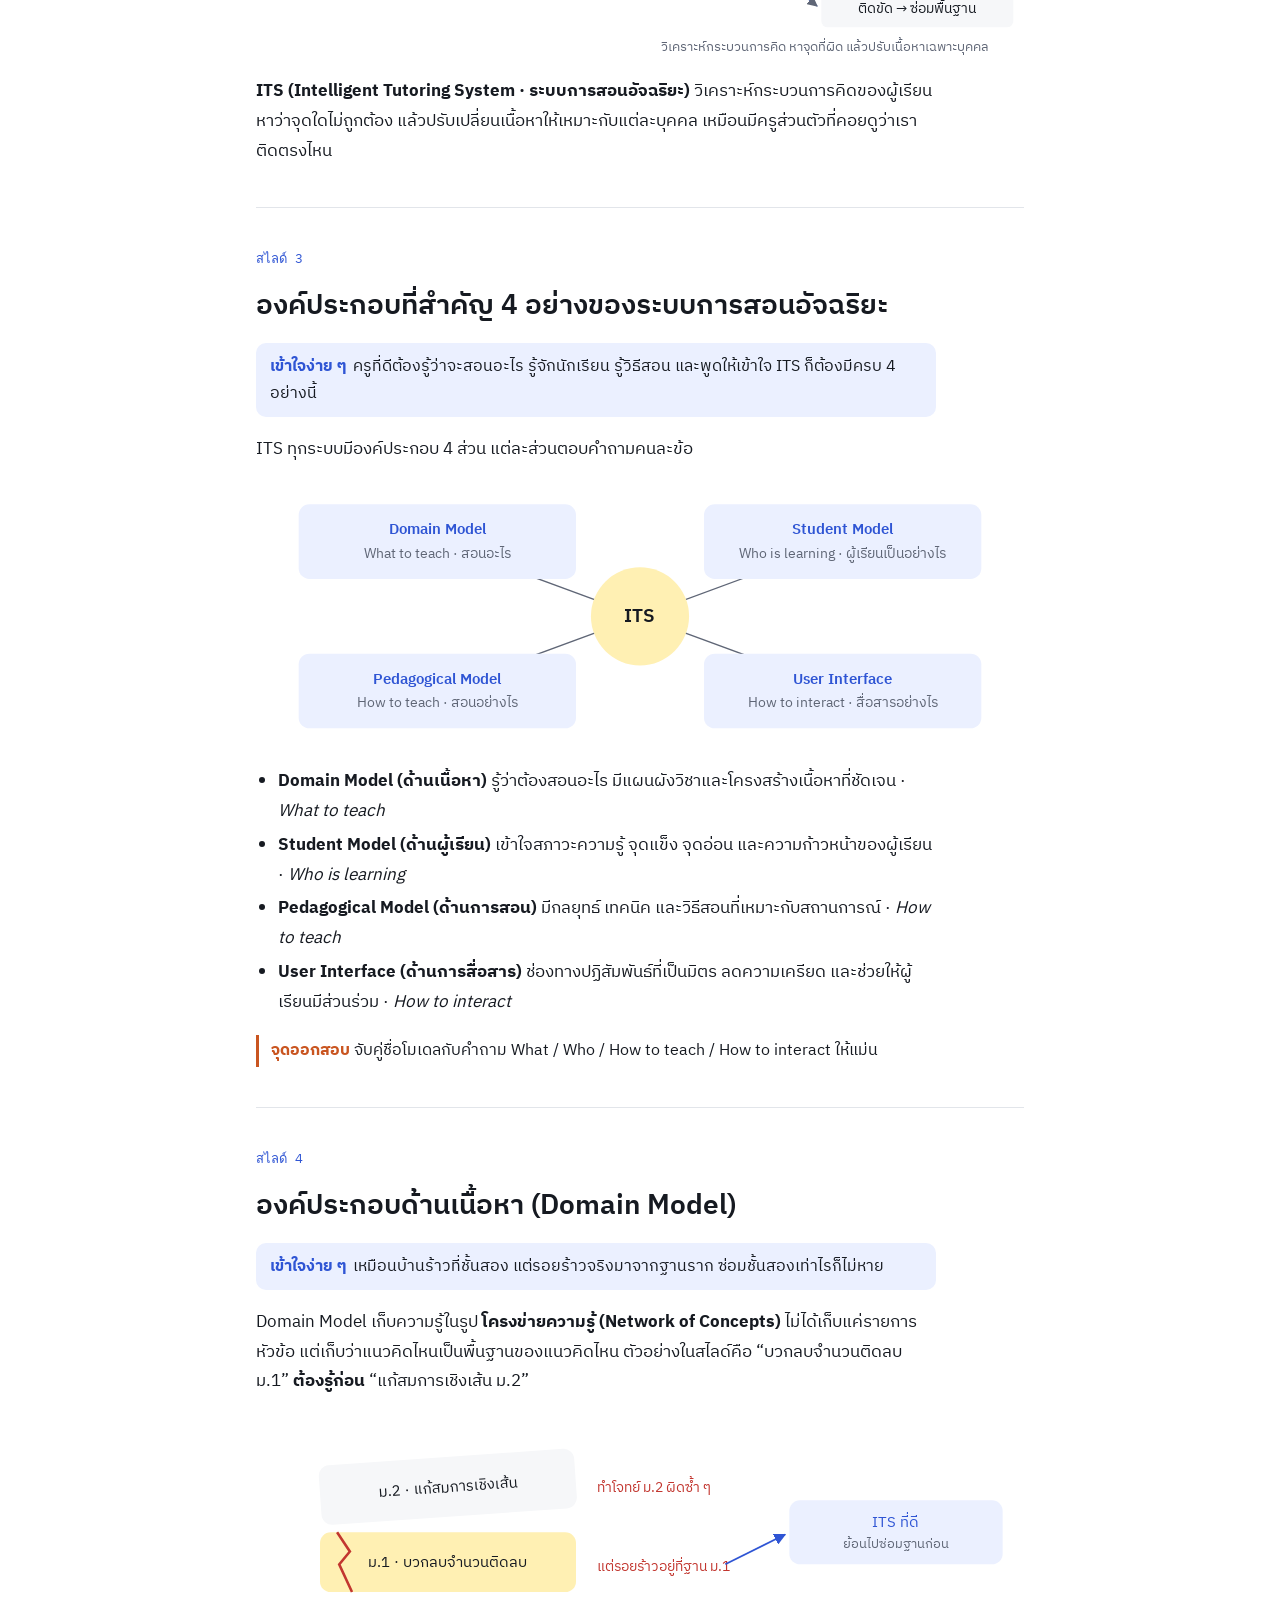
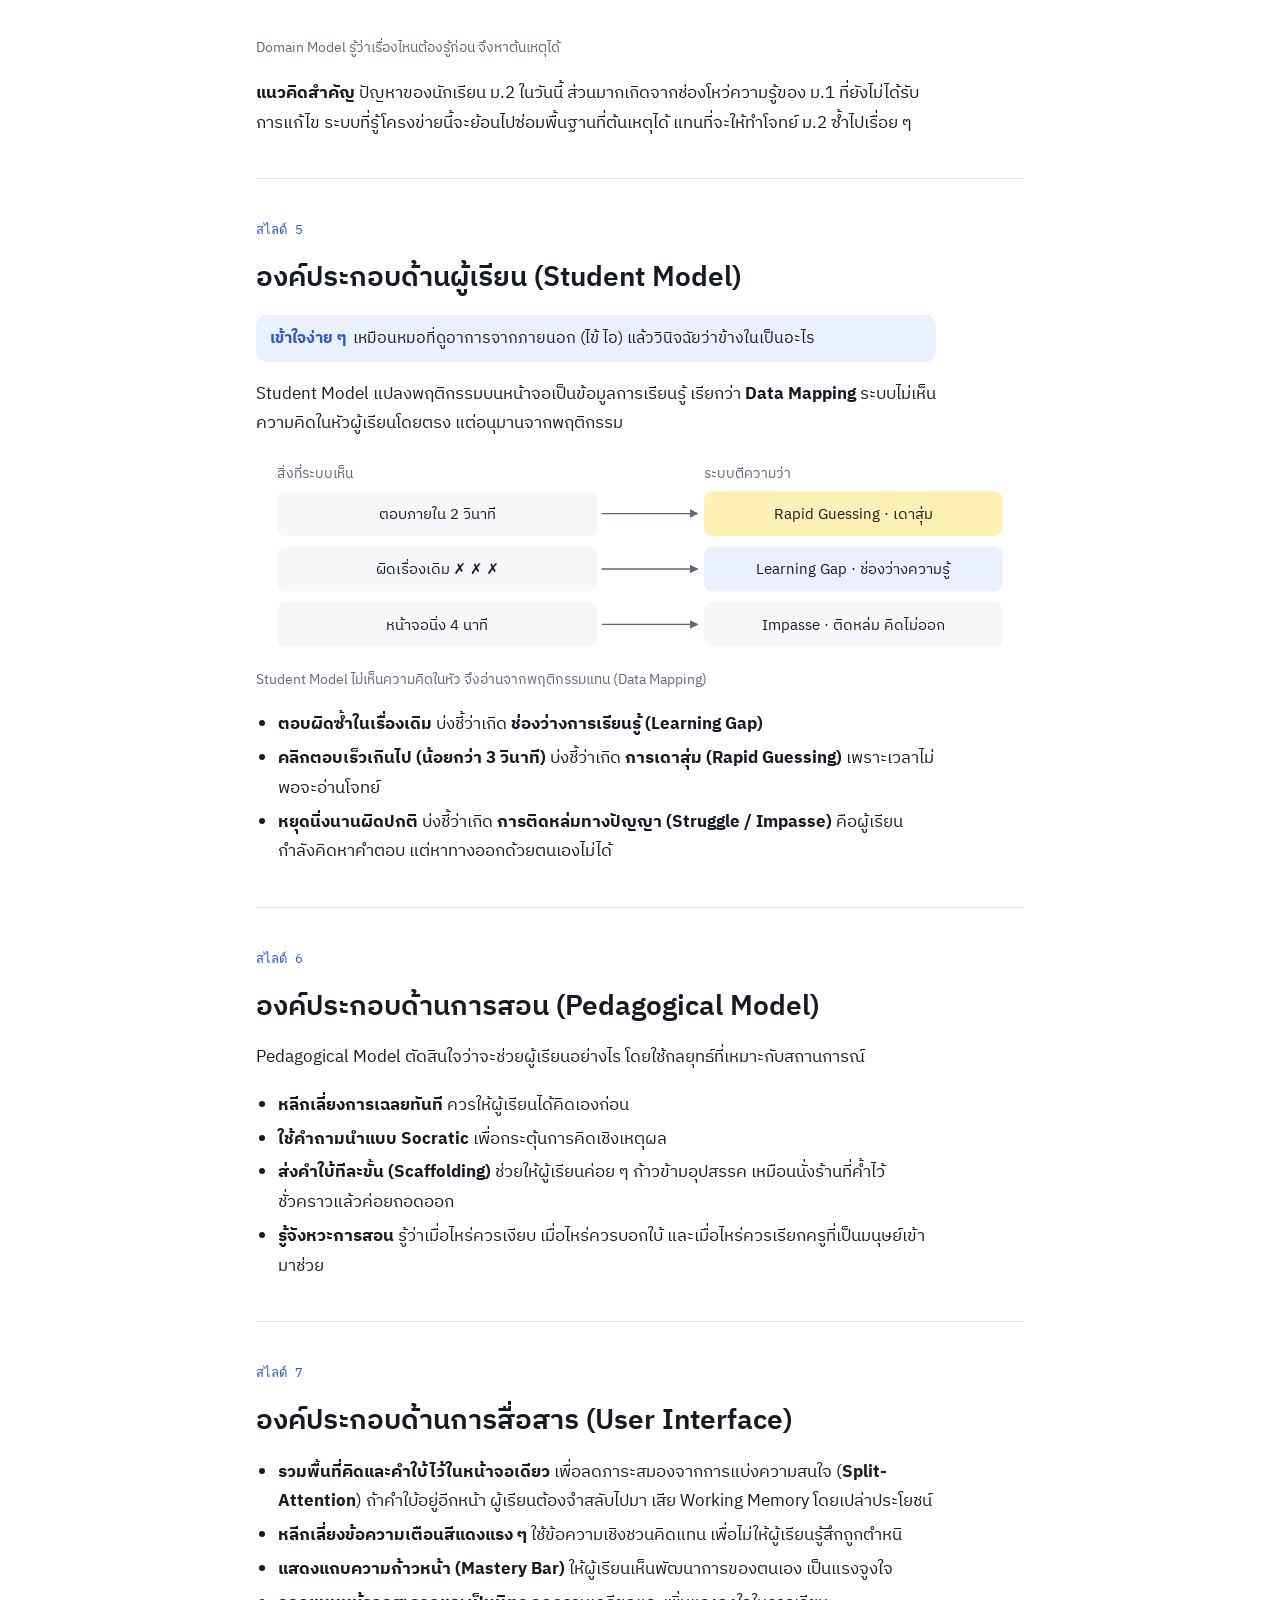
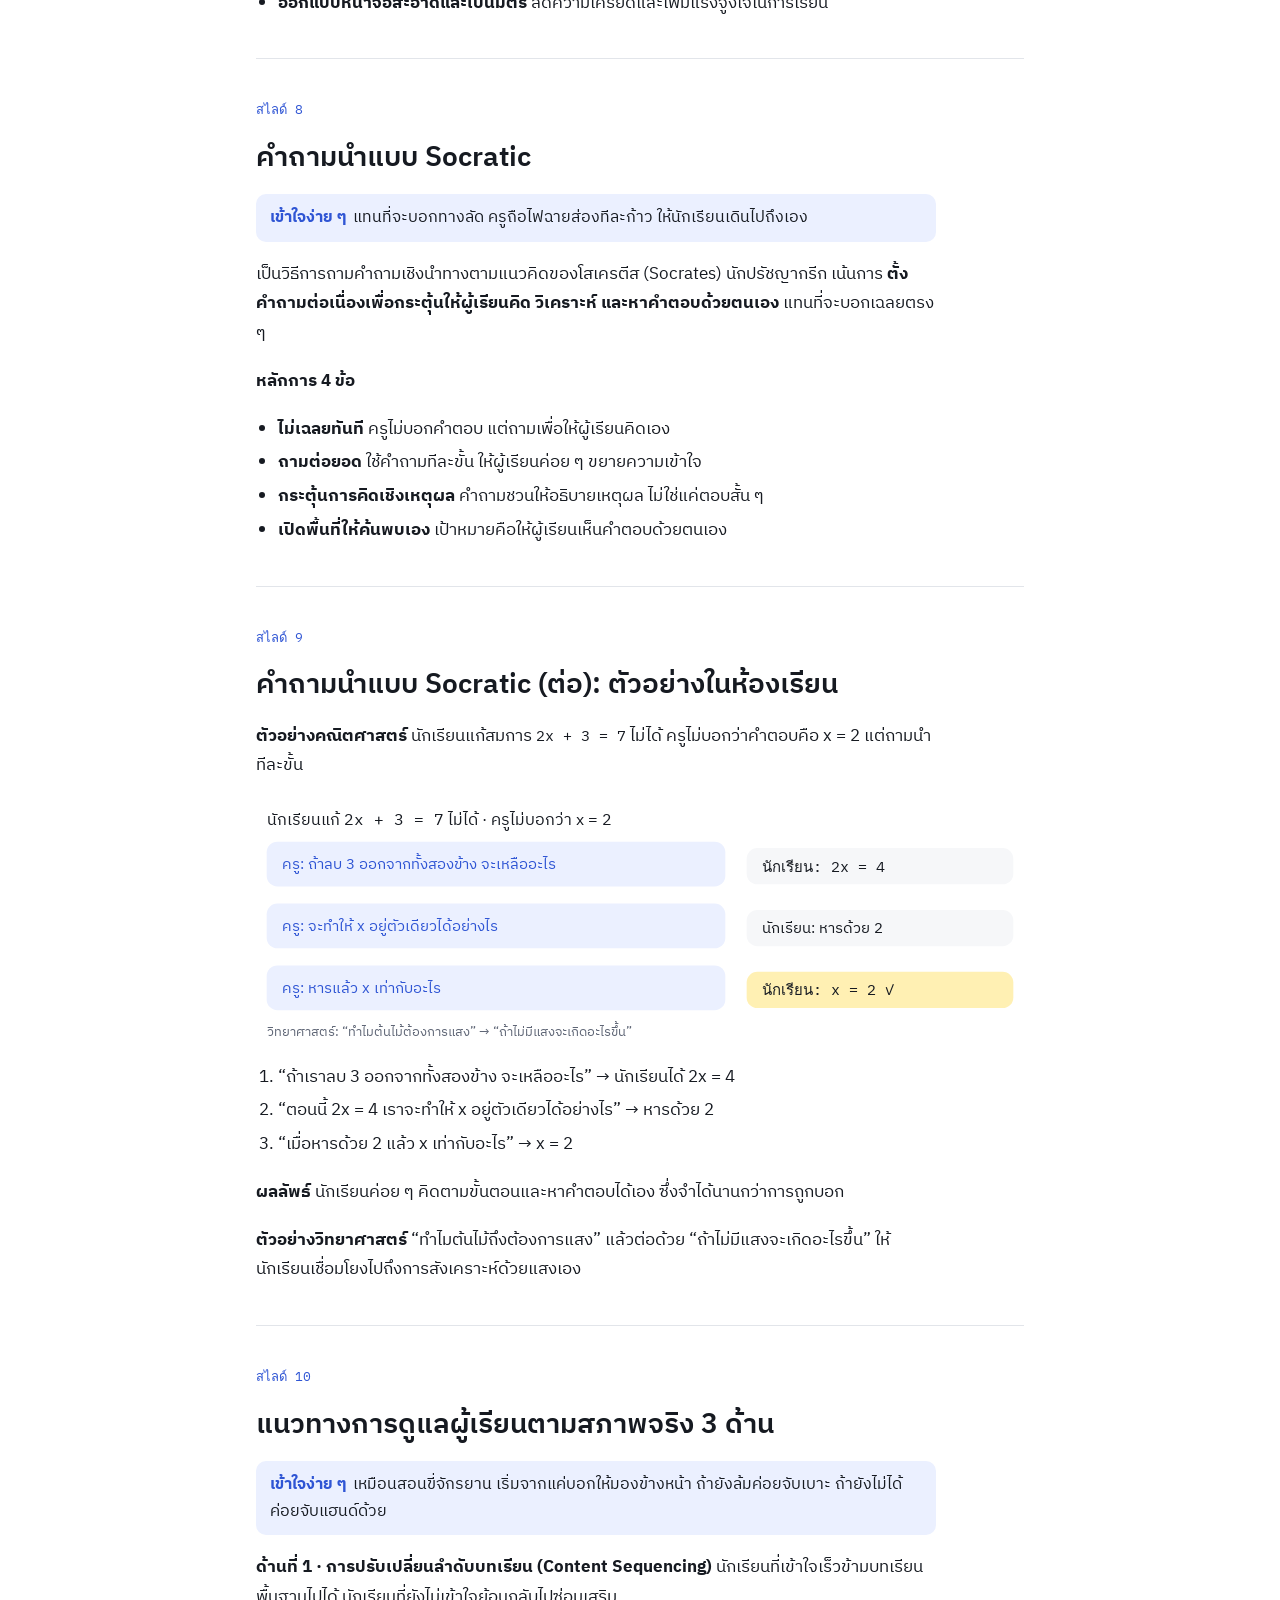
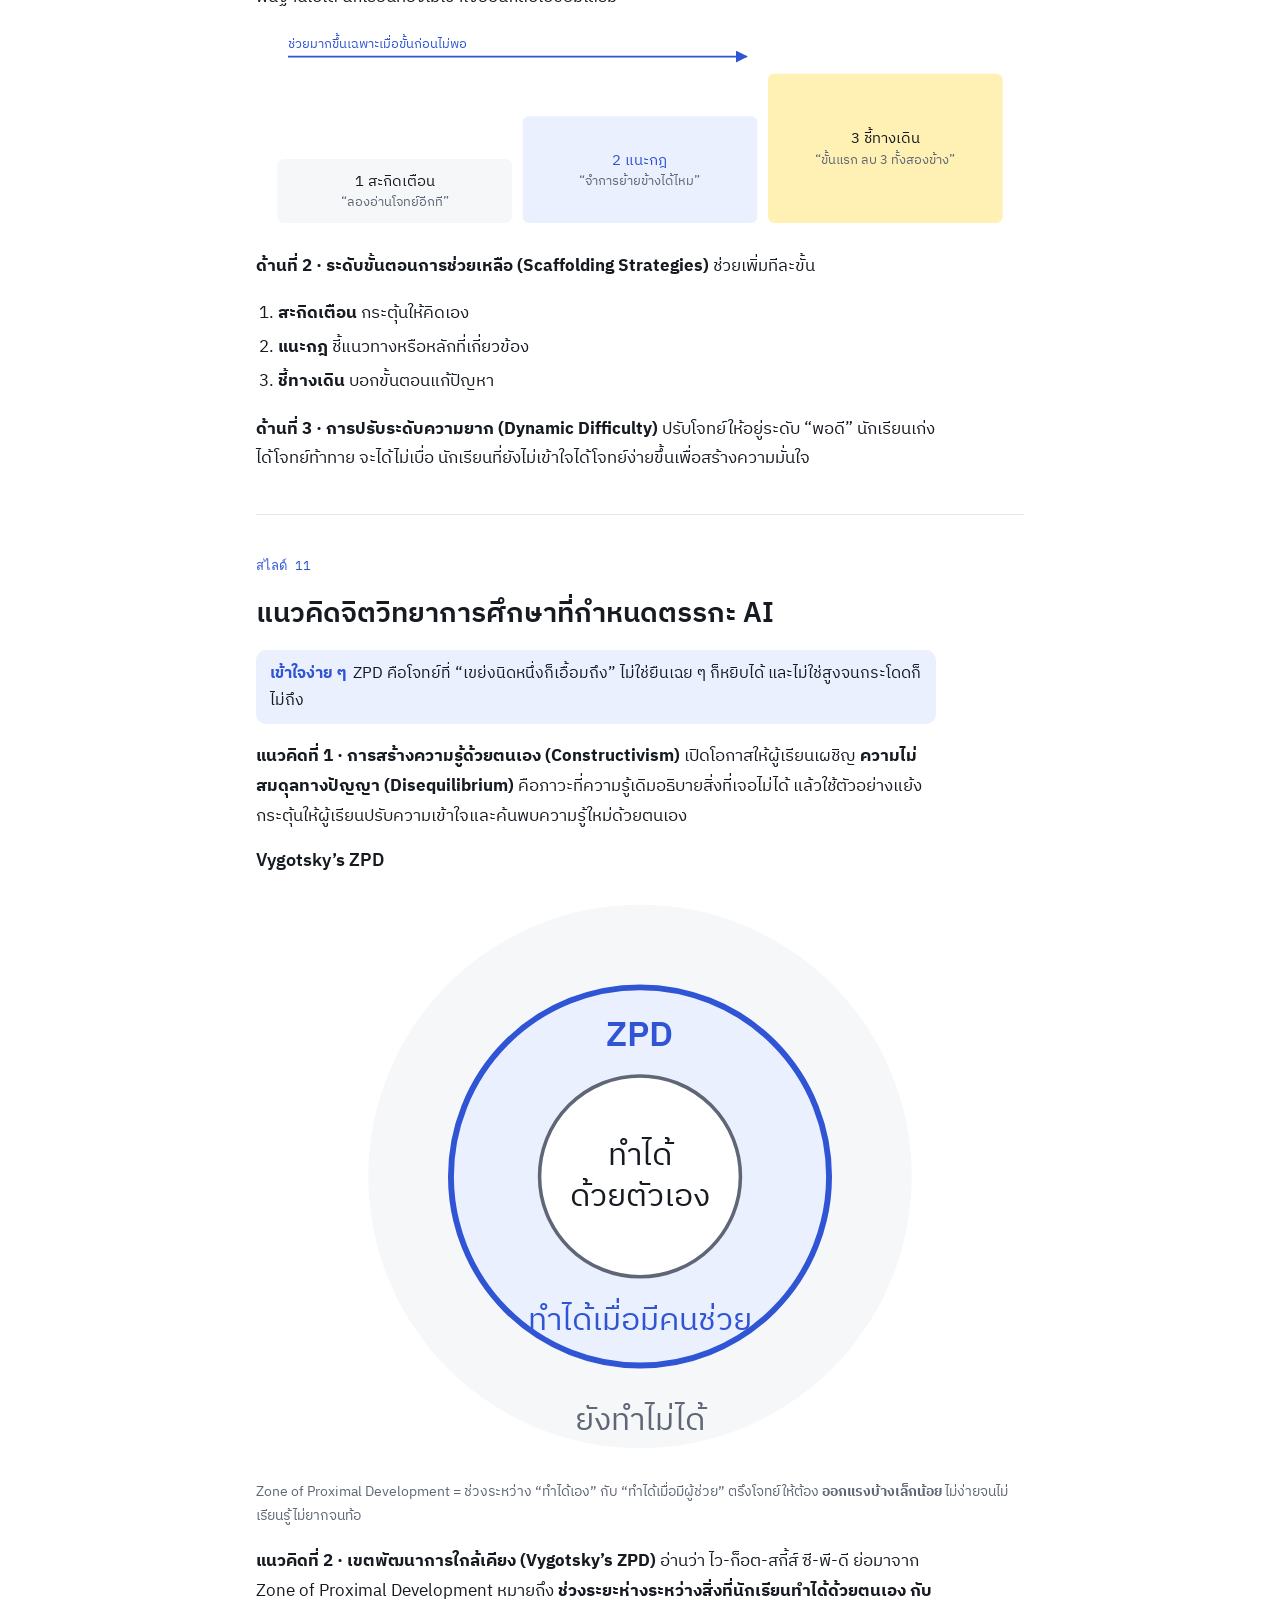
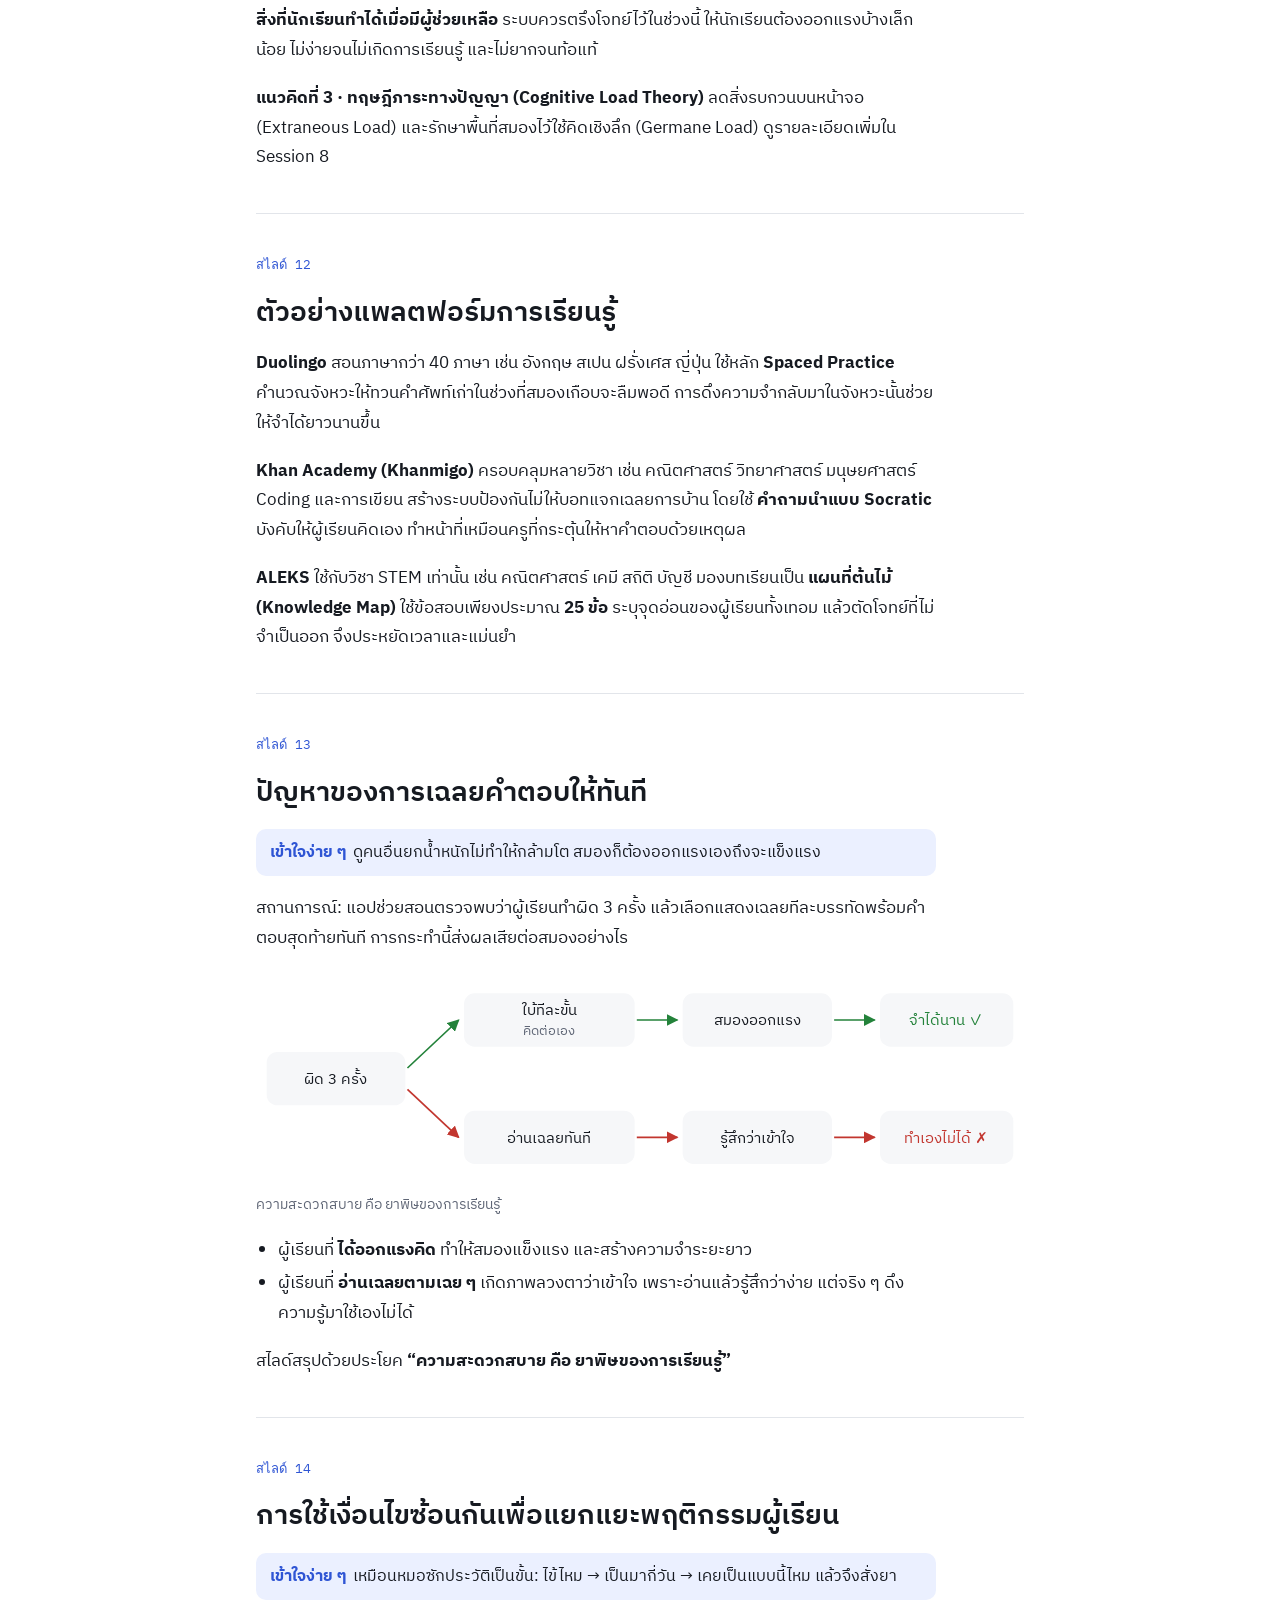
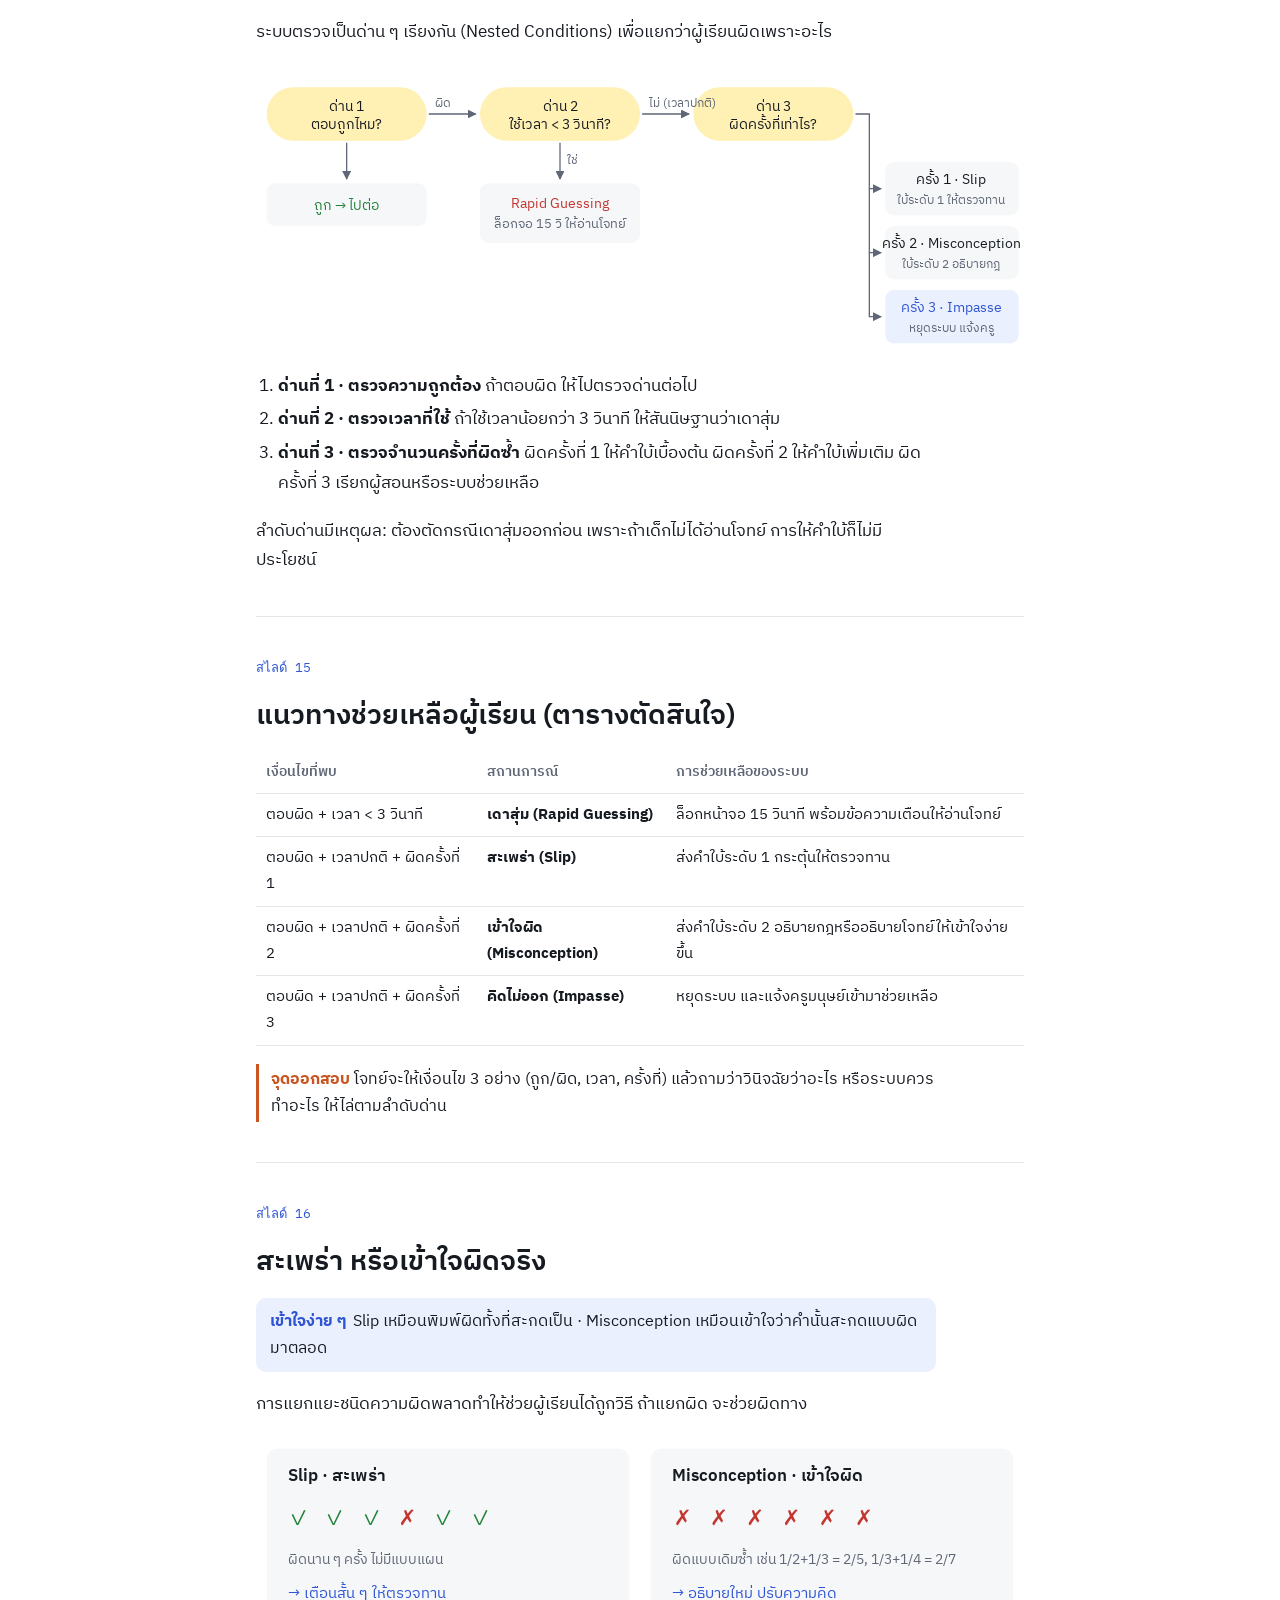
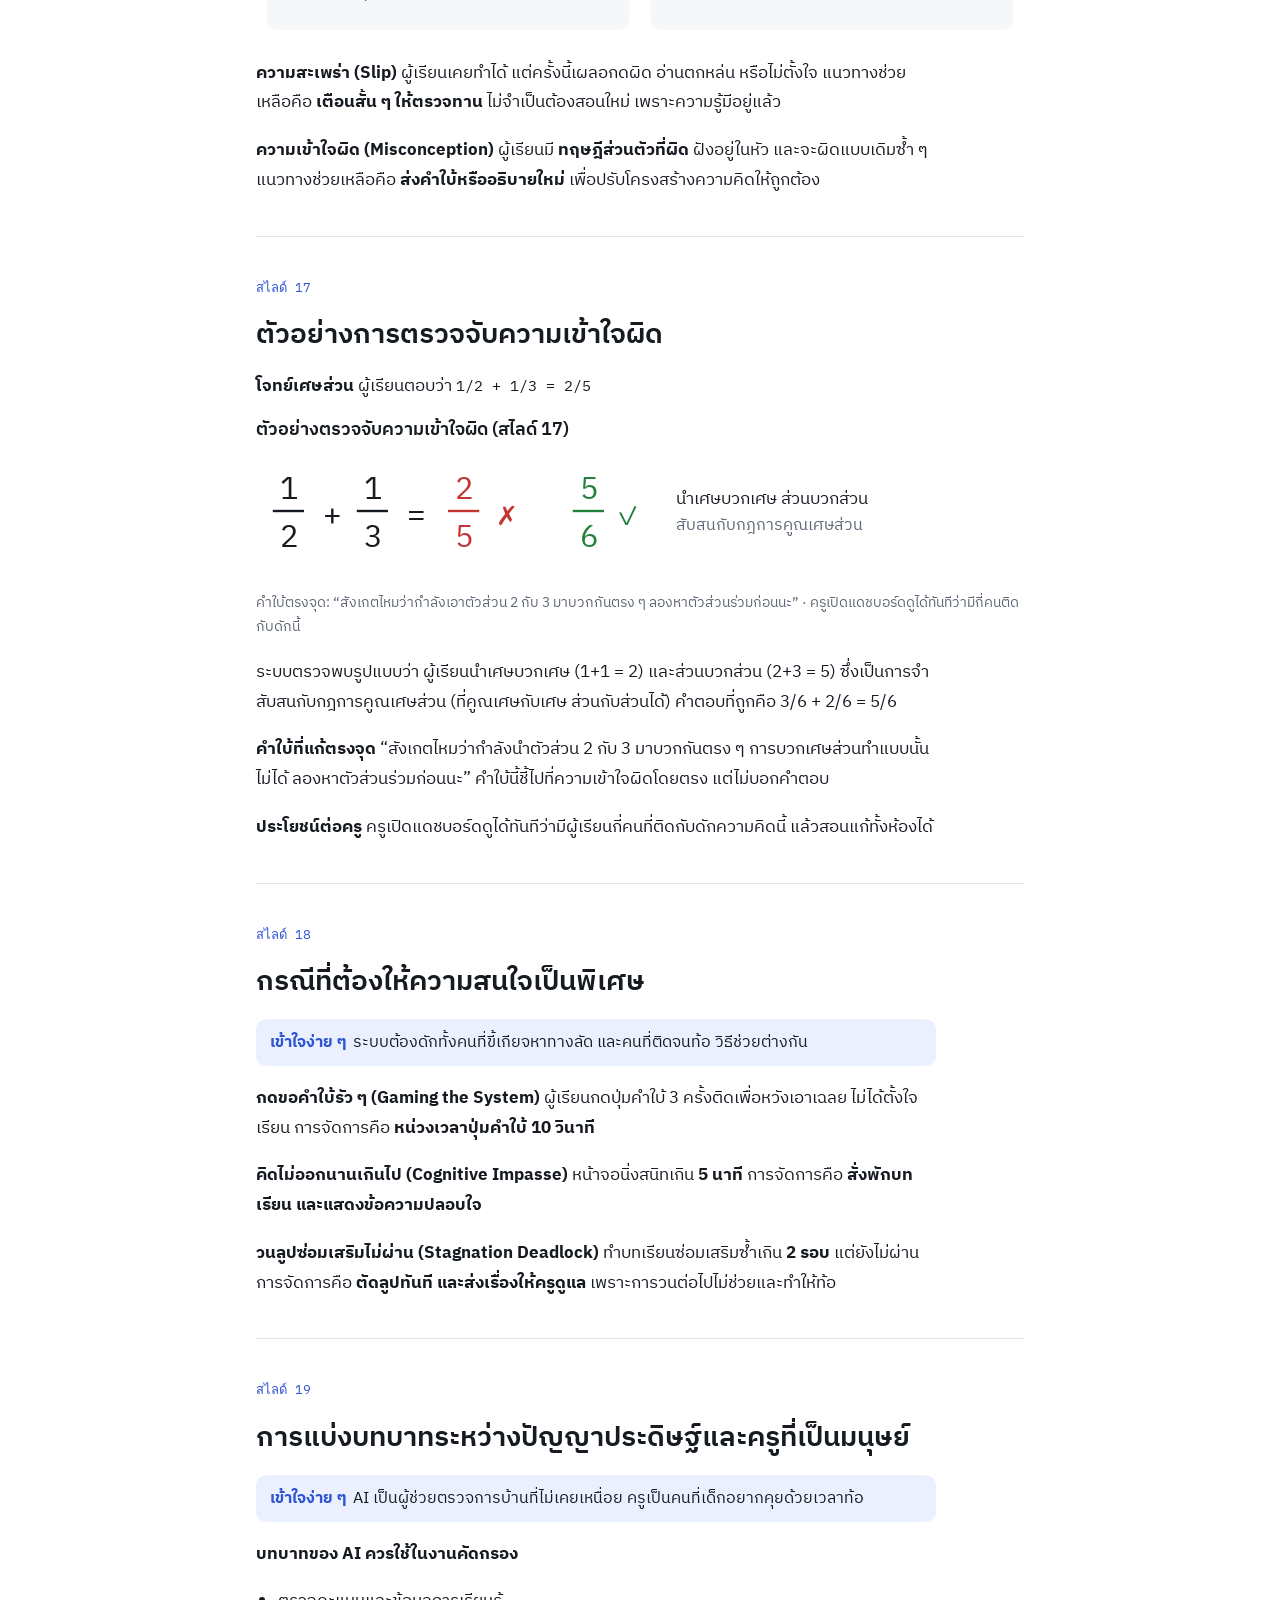
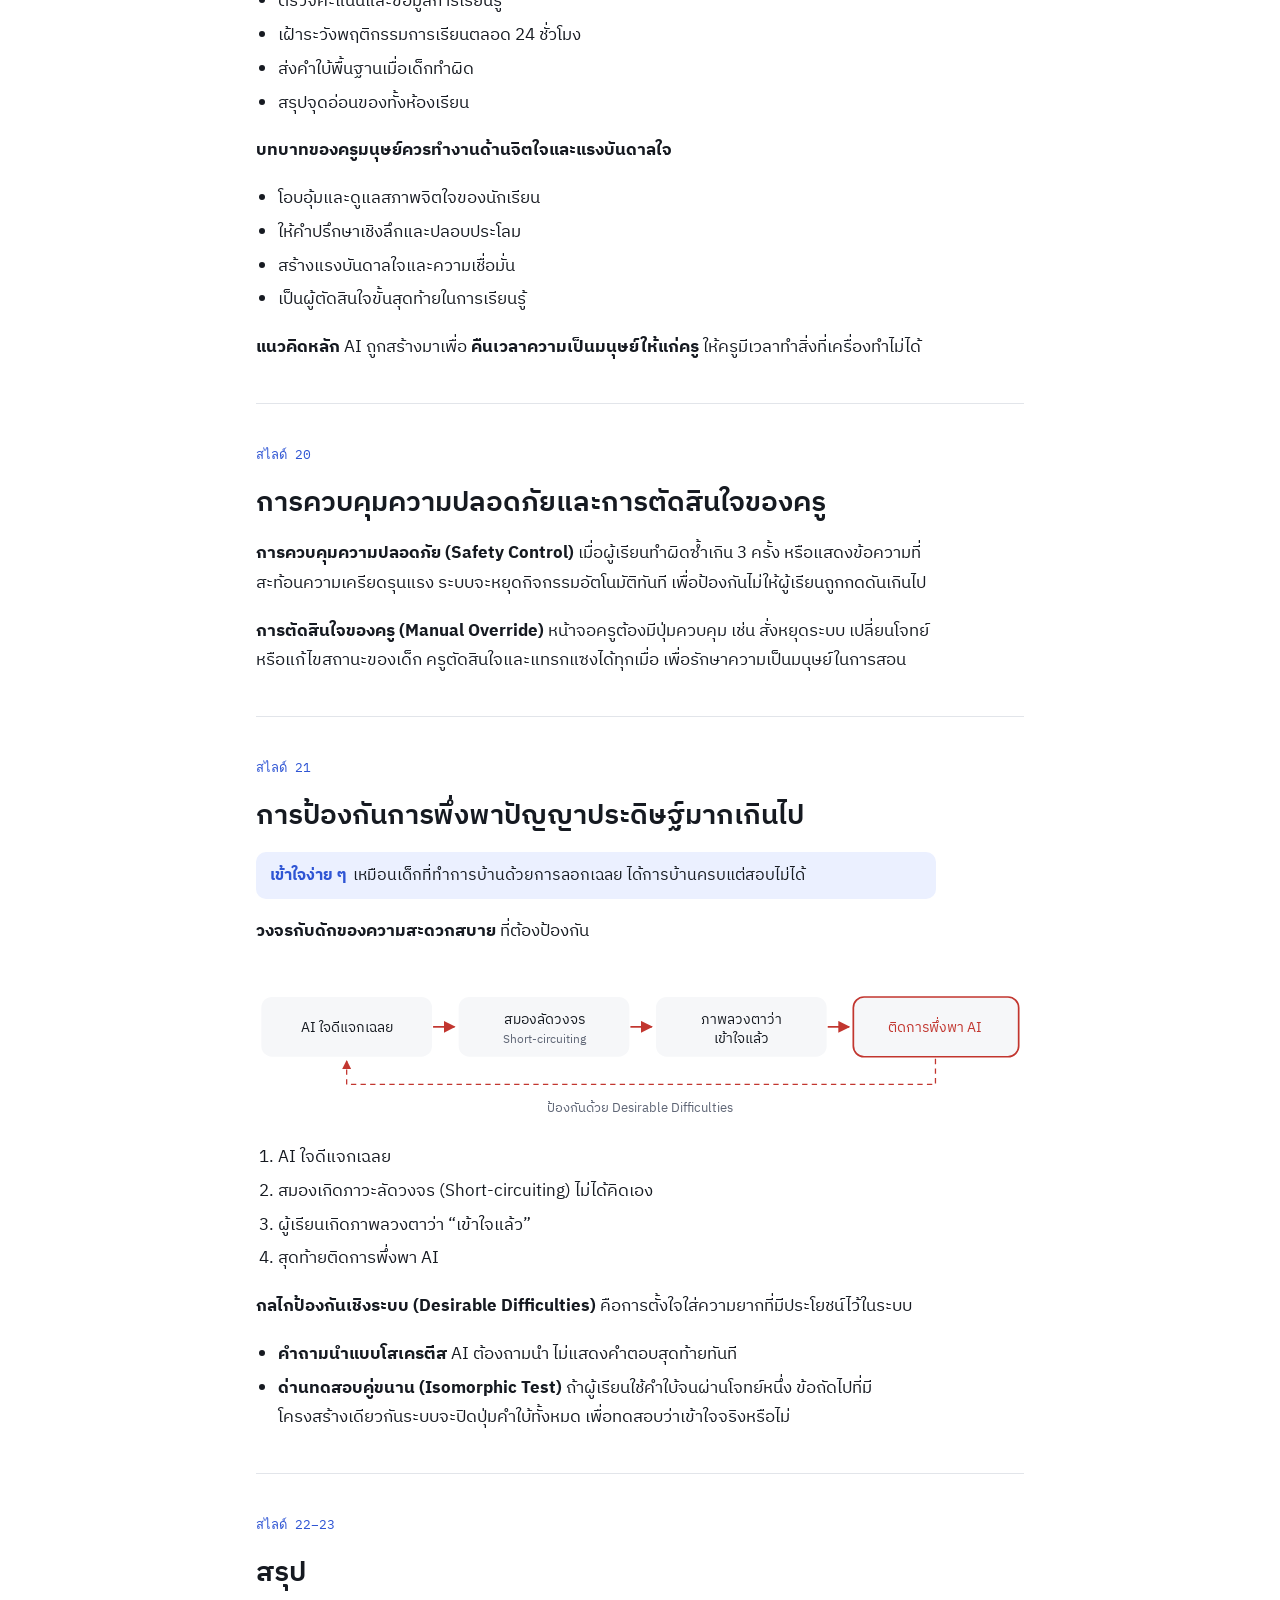
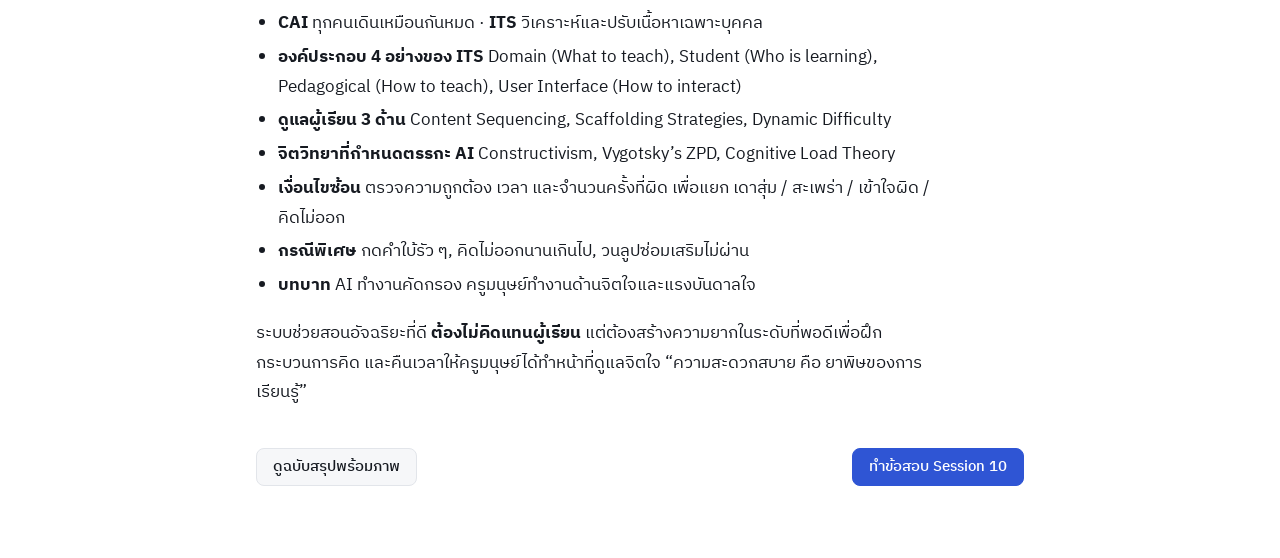
<file: sessions/s10-full.html>
<!doctype html>
<html lang="th">
<head>
<meta charset="utf-8">
<meta name="viewport" content="width=device-width, initial-scale=1, viewport-fit=cover">
<title>Session 10 ฉบับเต็ม · Personalized Tutoring</title>
<meta name="description" content="เนื้อหาฉบับเต็ม Session 10 ระบบผู้ช่วยสอนส่วนบุคคลและการออกแบบตรรกะช่วยสอน อธิบายทีละสไลด์">
<link rel="preconnect" href="https://fonts.googleapis.com">
<link rel="preconnect" href="https://fonts.gstatic.com" crossorigin>
<link rel="stylesheet" href="https://fonts.googleapis.com/css2?family=IBM+Plex+Sans+Thai:wght@400;500;600&family=IBM+Plex+Mono:wght@400;500&display=swap">
<link rel="stylesheet" href="../assets/style.css">
</head>
<body>
<header class="topbar">
  <div class="topbar-inner">
    <a class="brand" href="../">ติวสอบ AI <span>เพื่อการศึกษา</span></a>
    <nav class="topnav" aria-label="เมนูหลัก">
      <a href="../">บทเรียน</a>
      <a href="../exam.html?s=10">ทำข้อสอบ</a>
    </nav>
  </div>
</header>

<main class="page" data-figs="1">

<section class="hero">
  <nav class="seg" aria-label="รูปแบบเนื้อหา"><a href="s10.html">ฉบับสรุป</a><a href="s10-full.html" aria-current="page">ฉบับเต็ม</a></nav>
  <div class="eyebrow">Session 10 · ฉบับเต็ม</div>
  <h1>ระบบผู้ช่วยสอนส่วนบุคคลและการออกแบบตรรกะช่วยสอน</h1>
  <p class="lede">อธิบายเนื้อหาทุกสไลด์ตามลำดับ ขยายความด้วยเหตุผลและตัวอย่าง อ่านคู่กับไฟล์ PDF ได้ทีละหน้า ถ้าอยากดูภาพประกอบหรือลองระบบตัดสินใจ ให้เปิดฉบับสรุป</p>
  <details class="lesson-toc" open><summary>สารบัญรายสไลด์</summary><ol id="lessonToc"></ol></details>
</section>

<section class="note slide" id="s2" data-n="2">
  <div class="sec-tag">สไลด์ 2</div>
  <h2>บทเรียนคอมพิวเตอร์ช่วยสอน และระบบการสอนอัจฉริยะ</h2>
  <p class="easy"><b>เข้าใจง่าย ๆ</b>CAI เหมือนหนังสือเรียนที่พลิกได้ทีละหน้า ITS เหมือนติวเตอร์ส่วนตัวที่ดูว่าเราติดตรงไหน</p>
  <p><b>CAI (Computer-Assisted Instruction · คอมพิวเตอร์ช่วยสอน)</b> เป็นบทเรียนที่ออกแบบเส้นทางไว้ตายตัว หน้า 1 → หน้า 2 → หน้า 3 ผู้เรียนทุกคนเดินตามทิศทางเดียวกันหมด ถ้าตอบผิด ระบบบอกได้แค่ว่าผิด ไม่รู้ว่าผิดเพราะอะไร</p>
  <figure>
    <div class="art">
    <svg viewBox="0 0 720 200" role="img" aria-label="CAI เป็นเส้นตรง ITS แตกแขนงตามผู้เรียน">
      <defs><marker id="a10" viewBox="0 0 10 10" refX="9" refY="5" markerWidth="7" markerHeight="7" orient="auto"><path d="M0,0 L10,5 L0,10 z" class="f-muted"/></marker></defs>
      <text x="10" y="22" class="f-ink" font-size="15">CAI · Computer-Assisted Instruction</text>
      <g font-size="13" text-anchor="middle">
        <rect x="10" y="40" width="80" height="40" rx="6" class="f-surface"/><text x="50" y="65" class="f-ink">หน้า 1</text>
        <rect x="120" y="40" width="80" height="40" rx="6" class="f-surface"/><text x="160" y="65" class="f-ink">หน้า 2</text>
        <rect x="230" y="40" width="80" height="40" rx="6" class="f-surface"/><text x="270" y="65" class="f-ink">หน้า 3</text>
      </g>
      <g class="s-axis"><line x1="90" y1="60" x2="116" y2="60" marker-end="url(#a10)"/><line x1="200" y1="60" x2="226" y2="60" marker-end="url(#a10)"/></g>
      <text x="10" y="110" class="f-muted" font-size="12">ทุกคนเดินเหมือนกัน · ตอบผิดบอกแค่ “ผิด”</text>

      <text x="380" y="22" class="f-pen" font-size="15">ITS · Intelligent Tutoring System</text>
      <g font-size="13" text-anchor="middle">
        <rect x="380" y="80" width="90" height="40" rx="6" class="f-pensoft"/><text x="425" y="105" class="f-pen">วิเคราะห์</text>
        <rect x="530" y="30" width="180" height="36" rx="6" class="f-surface"/><text x="620" y="53" class="f-ink">เข้าใจเร็ว → โจทย์ท้าทาย</text>
        <rect x="530" y="82" width="180" height="36" rx="6" class="f-surface"/><text x="620" y="105" class="f-ink">ปกติ → บทถัดไป</text>
        <rect x="530" y="134" width="180" height="36" rx="6" class="f-surface"/><text x="620" y="157" class="f-ink">ติดขัด → ซ่อมพื้นฐาน</text>
      </g>
      <g class="s-pen" stroke-width="1.4"><path d="M470 95 L526 50" marker-end="url(#a10)"/><path d="M470 100 L526 100" marker-end="url(#a10)"/><path d="M470 105 L526 150" marker-end="url(#a10)"/></g>
      <text x="380" y="192" class="f-muted" font-size="12">วิเคราะห์กระบวนการคิด หาจุดที่ผิด แล้วปรับเนื้อหาเฉพาะบุคคล</text>
    </svg>
    </div>
  </figure>
  <p><b>ITS (Intelligent Tutoring System · ระบบการสอนอัจฉริยะ)</b> วิเคราะห์กระบวนการคิดของผู้เรียน หาว่าจุดใดไม่ถูกต้อง แล้วปรับเปลี่ยนเนื้อหาให้เหมาะกับแต่ละบุคคล เหมือนมีครูส่วนตัวที่คอยดูว่าเราติดตรงไหน</p>
</section>

<section class="note slide" id="s3" data-n="3">
  <div class="sec-tag">สไลด์ 3</div>
  <h2>องค์ประกอบที่สำคัญ 4 อย่างของระบบการสอนอัจฉริยะ</h2>
  <p class="easy"><b>เข้าใจง่าย ๆ</b>ครูที่ดีต้องรู้ว่าจะสอนอะไร รู้จักนักเรียน รู้วิธีสอน และพูดให้เข้าใจ ITS ก็ต้องมีครบ 4 อย่างนี้</p>
  <p>ITS ทุกระบบมีองค์ประกอบ 4 ส่วน แต่ละส่วนตอบคำถามคนละข้อ</p>
  <figure>
    <div class="art">
    <svg viewBox="0 0 720 250" role="img" aria-label="ITS ตรงกลาง ล้อมด้วย 4 โมเดล">
      <g class="s-axis" stroke-width="1.4"><line x1="360" y1="125" x2="170" y2="55"/><line x1="360" y1="125" x2="550" y2="55"/><line x1="360" y1="125" x2="170" y2="195"/><line x1="360" y1="125" x2="550" y2="195"/></g>
      <circle cx="360" cy="125" r="46" class="f-hl"/>
      <text x="360" y="130" text-anchor="middle" class="f-ink" font-size="18" font-weight="600">ITS</text>
      <g font-size="14" text-anchor="middle">
        <rect x="40" y="20" width="260" height="70" rx="10" class="f-pensoft"/><text x="170" y="48" class="f-pen" font-weight="600">Domain Model</text><text x="170" y="70" class="f-muted" font-size="13">What to teach · สอนอะไร</text>
        <rect x="420" y="20" width="260" height="70" rx="10" class="f-pensoft"/><text x="550" y="48" class="f-pen" font-weight="600">Student Model</text><text x="550" y="70" class="f-muted" font-size="13">Who is learning · ผู้เรียนเป็นอย่างไร</text>
        <rect x="40" y="160" width="260" height="70" rx="10" class="f-pensoft"/><text x="170" y="188" class="f-pen" font-weight="600">Pedagogical Model</text><text x="170" y="210" class="f-muted" font-size="13">How to teach · สอนอย่างไร</text>
        <rect x="420" y="160" width="260" height="70" rx="10" class="f-pensoft"/><text x="550" y="188" class="f-pen" font-weight="600">User Interface</text><text x="550" y="210" class="f-muted" font-size="13">How to interact · สื่อสารอย่างไร</text>
      </g>
    </svg>
    </div>
  </figure>
  <ul>
    <li><b>Domain Model (ด้านเนื้อหา)</b> รู้ว่าต้องสอนอะไร มีแผนผังวิชาและโครงสร้างเนื้อหาที่ชัดเจน · <i>What to teach</i></li>
    <li><b>Student Model (ด้านผู้เรียน)</b> เข้าใจสภาวะความรู้ จุดแข็ง จุดอ่อน และความก้าวหน้าของผู้เรียน · <i>Who is learning</i></li>
    <li><b>Pedagogical Model (ด้านการสอน)</b> มีกลยุทธ์ เทคนิค และวิธีสอนที่เหมาะกับสถานการณ์ · <i>How to teach</i></li>
    <li><b>User Interface (ด้านการสื่อสาร)</b> ช่องทางปฏิสัมพันธ์ที่เป็นมิตร ลดความเครียด และช่วยให้ผู้เรียนมีส่วนร่วม · <i>How to interact</i></li>
  </ul>
  <p class="exam"><b>จุดออกสอบ</b> จับคู่ชื่อโมเดลกับคำถาม What / Who / How to teach / How to interact ให้แม่น</p>
</section>

<section class="note slide" id="s4" data-n="4">
  <div class="sec-tag">สไลด์ 4</div>
  <h2>องค์ประกอบด้านเนื้อหา (Domain Model)</h2>
  <p class="easy"><b>เข้าใจง่าย ๆ</b>เหมือนบ้านร้าวที่ชั้นสอง แต่รอยร้าวจริงมาจากฐานราก ซ่อมชั้นสองเท่าไรก็ไม่หาย</p>
  <p>Domain Model เก็บความรู้ในรูป <b>โครงข่ายความรู้ (Network of Concepts)</b> ไม่ได้เก็บแค่รายการหัวข้อ แต่เก็บว่าแนวคิดไหนเป็นพื้นฐานของแนวคิดไหน ตัวอย่างในสไลด์คือ “บวกลบจำนวนติดลบ ม.1” <b>ต้องรู้ก่อน</b> “แก้สมการเชิงเส้น ม.2”</p>
  <figure><div class="art"><svg viewBox="0 0 720 200" role="img" aria-label="ความรู้ ม.2 ตั้งบนพื้นฐาน ม.1 ที่ร้าว"><defs><marker id="n10a" viewBox="0 0 10 10" refX="9" refY="5" markerWidth="7" markerHeight="7" orient="auto"><path d="M0,0 L10,5 L0,10 z" class="f-pen"/></marker></defs><g transform="rotate(-4 170 70)"><rect x="60" y="40" width="240" height="56" rx="10" class="f-surface"/><text x="180" y="72.9" text-anchor="middle" class="f-ink" font-size="14">ม.2 · แก้สมการเชิงเส้น</text></g><rect x="60" y="110" width="240" height="56" rx="10" class="f-hl"/><text x="180" y="142.9" text-anchor="middle" class="f-ink" font-size="14">ม.1 · บวกลบจำนวนติดลบ</text><path d="M76 110 L88 128 L78 140 L90 166" class="s-bad" stroke-width="2.4"/><text x="320" y="72" class="f-bad" font-size="13">ทำโจทย์ ม.2 ผิดซ้ำ ๆ</text><text x="320" y="146" class="f-bad" font-size="13">แต่รอยร้าวอยู่ที่ฐาน ม.1</text><rect x="500" y="80" width="200" height="60" rx="10" class="f-pensoft"/><text x="600" y="105.4" text-anchor="middle" class="f-pen" font-size="14">ITS ที่ดี</text><text x="600" y="124.4" text-anchor="middle" class="f-muted" font-size="12">ย้อนไปซ่อมฐานก่อน</text><line x1="440" y1="140" x2="496" y2="112" class="s-pen" stroke-width="1.6" marker-end="url(#n10a)"/></svg></div><figcaption>Domain Model รู้ว่าเรื่องไหนต้องรู้ก่อน จึงหาต้นเหตุได้</figcaption></figure>
  <p><b>แนวคิดสำคัญ</b> ปัญหาของนักเรียน ม.2 ในวันนี้ ส่วนมากเกิดจากช่องโหว่ความรู้ของ ม.1 ที่ยังไม่ได้รับการแก้ไข ระบบที่รู้โครงข่ายนี้จะย้อนไปซ่อมพื้นฐานที่ต้นเหตุได้ แทนที่จะให้ทำโจทย์ ม.2 ซ้ำไปเรื่อย ๆ</p>
</section>

<section class="note slide" id="s5" data-n="5">
  <div class="sec-tag">สไลด์ 5</div>
  <h2>องค์ประกอบด้านผู้เรียน (Student Model)</h2>
  <p class="easy"><b>เข้าใจง่าย ๆ</b>เหมือนหมอที่ดูอาการจากภายนอก (ไข้ ไอ) แล้ววินิจฉัยว่าข้างในเป็นอะไร</p>
  <p>Student Model แปลงพฤติกรรมบนหน้าจอเป็นข้อมูลการเรียนรู้ เรียกว่า <b>Data Mapping</b> ระบบไม่เห็นความคิดในหัวผู้เรียนโดยตรง แต่อนุมานจากพฤติกรรม</p>
  <figure><div class="art"><svg viewBox="0 0 720 190" role="img" aria-label="พฤติกรรมบนจอแปลเป็นสภาวะการเรียนรู้"><defs><marker id="n10b" viewBox="0 0 10 10" refX="9" refY="5" markerWidth="7" markerHeight="7" orient="auto"><path d="M0,0 L10,5 L0,10 z" class="f-muted"/></marker></defs><text x="20" y="20" class="f-muted" font-size="13">สิ่งที่ระบบเห็น</text><text x="420" y="20" class="f-muted" font-size="13">ระบบตีความว่า</text><rect x="20" y="32" width="300" height="42" rx="8" class="f-surface"/><text x="170" y="57.9" text-anchor="middle" class="f-ink" font-size="14">ตอบภายใน 2 วินาที</text><line x1="324" y1="53" x2="414" y2="53" class="s-axis" stroke-width="1.4" marker-end="url(#n10b)"/><rect x="420" y="32" width="280" height="42" rx="8" class="f-hl"/><text x="560" y="57.9" text-anchor="middle" class="f-ink" font-size="14">Rapid Guessing · เดาสุ่ม</text><rect x="20" y="84" width="300" height="42" rx="8" class="f-surface"/><text x="170" y="109.9" text-anchor="middle" class="f-ink" font-size="14">ผิดเรื่องเดิม ✗ ✗ ✗</text><line x1="324" y1="105" x2="414" y2="105" class="s-axis" stroke-width="1.4" marker-end="url(#n10b)"/><rect x="420" y="84" width="280" height="42" rx="8" class="f-pensoft"/><text x="560" y="109.9" text-anchor="middle" class="f-ink" font-size="14">Learning Gap · ช่องว่างความรู้</text><rect x="20" y="136" width="300" height="42" rx="8" class="f-surface"/><text x="170" y="161.9" text-anchor="middle" class="f-ink" font-size="14">หน้าจอนิ่ง 4 นาที</text><line x1="324" y1="157" x2="414" y2="157" class="s-axis" stroke-width="1.4" marker-end="url(#n10b)"/><rect x="420" y="136" width="280" height="42" rx="8" class="f-surface"/><text x="560" y="161.9" text-anchor="middle" class="f-ink" font-size="14">Impasse · ติดหล่ม คิดไม่ออก</text></svg></div><figcaption>Student Model ไม่เห็นความคิดในหัว จึงอ่านจากพฤติกรรมแทน (Data Mapping)</figcaption></figure>
  <ul>
    <li><b>ตอบผิดซ้ำในเรื่องเดิม</b> บ่งชี้ว่าเกิด <b>ช่องว่างการเรียนรู้ (Learning Gap)</b></li>
    <li><b>คลิกตอบเร็วเกินไป (น้อยกว่า 3 วินาที)</b> บ่งชี้ว่าเกิด <b>การเดาสุ่ม (Rapid Guessing)</b> เพราะเวลาไม่พอจะอ่านโจทย์</li>
    <li><b>หยุดนิ่งนานผิดปกติ</b> บ่งชี้ว่าเกิด <b>การติดหล่มทางปัญญา (Struggle / Impasse)</b> คือผู้เรียนกำลังคิดหาคำตอบ แต่หาทางออกด้วยตนเองไม่ได้</li>
  </ul>
</section>

<section class="note slide" id="s6" data-n="6">
  <div class="sec-tag">สไลด์ 6</div>
  <h2>องค์ประกอบด้านการสอน (Pedagogical Model)</h2>
  <p>Pedagogical Model ตัดสินใจว่าจะช่วยผู้เรียนอย่างไร โดยใช้กลยุทธ์ที่เหมาะกับสถานการณ์</p>
  <ul>
    <li><b>หลีกเลี่ยงการเฉลยทันที</b> ควรให้ผู้เรียนได้คิดเองก่อน</li>
    <li><b>ใช้คำถามนำแบบ Socratic</b> เพื่อกระตุ้นการคิดเชิงเหตุผล</li>
    <li><b>ส่งคำใบ้ทีละขั้น (Scaffolding)</b> ช่วยให้ผู้เรียนค่อย ๆ ก้าวข้ามอุปสรรค เหมือนนั่งร้านที่ค้ำไว้ชั่วคราวแล้วค่อยถอดออก</li>
    <li><b>รู้จังหวะการสอน</b> รู้ว่าเมื่อไหร่ควรเงียบ เมื่อไหร่ควรบอกใบ้ และเมื่อไหร่ควรเรียกครูที่เป็นมนุษย์เข้ามาช่วย</li>
  </ul>
</section>

<section class="note slide" id="s7" data-n="7">
  <div class="sec-tag">สไลด์ 7</div>
  <h2>องค์ประกอบด้านการสื่อสาร (User Interface)</h2>
  <ul>
    <li><b>รวมพื้นที่คิดและคำใบ้ไว้ในหน้าจอเดียว</b> เพื่อลดภาระสมองจากการแบ่งความสนใจ (<b>Split-Attention</b>) ถ้าคำใบ้อยู่อีกหน้า ผู้เรียนต้องจำสลับไปมา เสีย Working Memory โดยเปล่าประโยชน์</li>
    <li><b>หลีกเลี่ยงข้อความเตือนสีแดงแรง ๆ</b> ใช้ข้อความเชิงชวนคิดแทน เพื่อไม่ให้ผู้เรียนรู้สึกถูกตำหนิ</li>
    <li><b>แสดงแถบความก้าวหน้า (Mastery Bar)</b> ให้ผู้เรียนเห็นพัฒนาการของตนเอง เป็นแรงจูงใจ</li>
    <li><b>ออกแบบหน้าจอสะอาดและเป็นมิตร</b> ลดความเครียดและเพิ่มแรงจูงใจในการเรียน</li>
  </ul>
</section>

<section class="note slide" id="s8" data-n="8">
  <div class="sec-tag">สไลด์ 8</div>
  <h2>คำถามนำแบบ Socratic</h2>
  <p class="easy"><b>เข้าใจง่าย ๆ</b>แทนที่จะบอกทางลัด ครูถือไฟฉายส่องทีละก้าว ให้นักเรียนเดินไปถึงเอง</p>
  <p>เป็นวิธีการถามคำถามเชิงนำทางตามแนวคิดของโสเครตีส (Socrates) นักปรัชญากรีก เน้นการ <b>ตั้งคำถามต่อเนื่องเพื่อกระตุ้นให้ผู้เรียนคิด วิเคราะห์ และหาคำตอบด้วยตนเอง</b> แทนที่จะบอกเฉลยตรง ๆ</p>
  <p><b>หลักการ 4 ข้อ</b></p>
  <ul>
    <li><b>ไม่เฉลยทันที</b> ครูไม่บอกคำตอบ แต่ถามเพื่อให้ผู้เรียนคิดเอง</li>
    <li><b>ถามต่อยอด</b> ใช้คำถามทีละขั้น ให้ผู้เรียนค่อย ๆ ขยายความเข้าใจ</li>
    <li><b>กระตุ้นการคิดเชิงเหตุผล</b> คำถามชวนให้อธิบายเหตุผล ไม่ใช่แค่ตอบสั้น ๆ</li>
    <li><b>เปิดพื้นที่ให้ค้นพบเอง</b> เป้าหมายคือให้ผู้เรียนเห็นคำตอบด้วยตนเอง</li>
  </ul>
</section>

<section class="note slide" id="s9" data-n="9">
  <div class="sec-tag">สไลด์ 9</div>
  <h2>คำถามนำแบบ Socratic (ต่อ): ตัวอย่างในห้องเรียน</h2>
  <p><b>ตัวอย่างคณิตศาสตร์</b> นักเรียนแก้สมการ <code>2x + 3 = 7</code> ไม่ได้ ครูไม่บอกว่าคำตอบคือ x = 2 แต่ถามนำทีละขั้น</p>
  <figure>
    <div class="art">
    <svg viewBox="0 0 720 230" role="img" aria-label="ตัวอย่างคำถามนำ แก้สมการ 2x+3=7">
      <text x="10" y="24" class="f-ink" font-size="15">นักเรียนแก้ <tspan class="t-mono">2x + 3 = 7</tspan> ไม่ได้ · ครูไม่บอกว่า x = 2</text>
      <g font-size="14">
        <rect x="10" y="40" width="430" height="42" rx="10" class="f-pensoft"/><text x="24" y="66" class="f-pen">ครู: ถ้าลบ 3 ออกจากทั้งสองข้าง จะเหลืออะไร</text>
        <rect x="460" y="46" width="250" height="34" rx="10" class="f-surface"/><text x="474" y="68" class="f-ink t-mono">นักเรียน: 2x = 4</text>
        <rect x="10" y="98" width="430" height="42" rx="10" class="f-pensoft"/><text x="24" y="124" class="f-pen">ครู: จะทำให้ x อยู่ตัวเดียวได้อย่างไร</text>
        <rect x="460" y="104" width="250" height="34" rx="10" class="f-surface"/><text x="474" y="126" class="f-ink">นักเรียน: หารด้วย 2</text>
        <rect x="10" y="156" width="430" height="42" rx="10" class="f-pensoft"/><text x="24" y="182" class="f-pen">ครู: หารแล้ว x เท่ากับอะไร</text>
        <rect x="460" y="162" width="250" height="34" rx="10" class="f-hl"/><text x="474" y="184" class="f-ink t-mono">นักเรียน: x = 2 ✓</text>
      </g>
      <text x="10" y="222" class="f-muted" font-size="12">วิทยาศาสตร์: “ทำไมต้นไม้ต้องการแสง” → “ถ้าไม่มีแสงจะเกิดอะไรขึ้น”</text>
    </svg>
    </div>
  </figure>
  <ol>
    <li>“ถ้าเราลบ 3 ออกจากทั้งสองข้าง จะเหลืออะไร” → นักเรียนได้ 2x = 4</li>
    <li>“ตอนนี้ 2x = 4 เราจะทำให้ x อยู่ตัวเดียวได้อย่างไร” → หารด้วย 2</li>
    <li>“เมื่อหารด้วย 2 แล้ว x เท่ากับอะไร” → x = 2</li>
  </ol>
  <p><b>ผลลัพธ์</b> นักเรียนค่อย ๆ คิดตามขั้นตอนและหาคำตอบได้เอง ซึ่งจำได้นานกว่าการถูกบอก</p>
  <p><b>ตัวอย่างวิทยาศาสตร์</b> “ทำไมต้นไม้ถึงต้องการแสง” แล้วต่อด้วย “ถ้าไม่มีแสงจะเกิดอะไรขึ้น” ให้นักเรียนเชื่อมโยงไปถึงการสังเคราะห์ด้วยแสงเอง</p>
</section>

<section class="note slide" id="s10" data-n="10">
  <div class="sec-tag">สไลด์ 10</div>
  <h2>แนวทางการดูแลผู้เรียนตามสภาพจริง 3 ด้าน</h2>
  <p class="easy"><b>เข้าใจง่าย ๆ</b>เหมือนสอนขี่จักรยาน เริ่มจากแค่บอกให้มองข้างหน้า ถ้ายังล้มค่อยจับเบาะ ถ้ายังไม่ได้ค่อยจับแฮนด์ด้วย</p>
  <p><b>ด้านที่ 1 · การปรับเปลี่ยนลำดับบทเรียน (Content Sequencing)</b> นักเรียนที่เข้าใจเร็วข้ามบทเรียนพื้นฐานไปได้ นักเรียนที่ยังไม่เข้าใจย้อนกลับไปซ่อมเสริม</p>
  <figure><div class="art"><svg viewBox="0 0 720 190" role="img" aria-label="บันไดการช่วยเหลือ 3 ขั้น"><defs><marker id="n10c" viewBox="0 0 10 10" refX="9" refY="5" markerWidth="7" markerHeight="7" orient="auto"><path d="M0,0 L10,5 L0,10 z" class="f-pen"/></marker></defs><rect x="20" y="120" width="220" height="60" rx="6" class="f-surface"/><text x="130" y="145.4" text-anchor="middle" class="f-ink" font-size="14">1 สะกิดเตือน</text><text x="130" y="164.4" text-anchor="middle" class="f-muted" font-size="12">“ลองอ่านโจทย์อีกที”</text><rect x="250" y="80" width="220" height="100" rx="6" class="f-pensoft"/><text x="360" y="125.4" text-anchor="middle" class="f-pen" font-size="14">2 แนะกฎ</text><text x="360" y="144.4" text-anchor="middle" class="f-muted" font-size="12">“จำการย้ายข้างได้ไหม”</text><rect x="480" y="40" width="220" height="140" rx="6" class="f-hl"/><text x="590" y="105.4" text-anchor="middle" class="f-ink" font-size="14">3 ชี้ทางเดิน</text><text x="590" y="124.4" text-anchor="middle" class="f-muted" font-size="12">“ขั้นแรก ลบ 3 ทั้งสองข้าง”</text><line x1="30" y1="24" x2="460" y2="24" class="s-pen" stroke-width="1.6" marker-end="url(#n10c)"/><text x="30" y="16" class="f-pen" font-size="12">ช่วยมากขึ้นเฉพาะเมื่อขั้นก่อนไม่พอ</text></svg></div></figure>
  <p><b>ด้านที่ 2 · ระดับขั้นตอนการช่วยเหลือ (Scaffolding Strategies)</b> ช่วยเพิ่มทีละขั้น</p>
  <ol>
    <li><b>สะกิดเตือน</b> กระตุ้นให้คิดเอง</li>
    <li><b>แนะกฎ</b> ชี้แนวทางหรือหลักที่เกี่ยวข้อง</li>
    <li><b>ชี้ทางเดิน</b> บอกขั้นตอนแก้ปัญหา</li>
  </ol>
  <p><b>ด้านที่ 3 · การปรับระดับความยาก (Dynamic Difficulty)</b> ปรับโจทย์ให้อยู่ระดับ “พอดี” นักเรียนเก่งได้โจทย์ท้าทาย จะได้ไม่เบื่อ นักเรียนที่ยังไม่เข้าใจได้โจทย์ง่ายขึ้นเพื่อสร้างความมั่นใจ</p>
</section>

<section class="note slide" id="s11" data-n="11">
  <div class="sec-tag">สไลด์ 11</div>
  <h2>แนวคิดจิตวิทยาการศึกษาที่กำหนดตรรกะ AI</h2>
  <p class="easy"><b>เข้าใจง่าย ๆ</b>ZPD คือโจทย์ที่ “เขย่งนิดหนึ่งก็เอื้อมถึง” ไม่ใช่ยืนเฉย ๆ ก็หยิบได้ และไม่ใช่สูงจนกระโดดก็ไม่ถึง</p>
  <p><b>แนวคิดที่ 1 · การสร้างความรู้ด้วยตนเอง (Constructivism)</b> เปิดโอกาสให้ผู้เรียนเผชิญ <b>ความไม่สมดุลทางปัญญา (Disequilibrium)</b> คือภาวะที่ความรู้เดิมอธิบายสิ่งที่เจอไม่ได้ แล้วใช้ตัวอย่างแย้งกระตุ้นให้ผู้เรียนปรับความเข้าใจและค้นพบความรู้ใหม่ด้วยตนเอง</p>
  <figure>
      <h3>Vygotsky’s ZPD</h3>
      <svg viewBox="0 0 260 200" role="img" aria-label="วงกลมซ้อน ZPD">
        <circle cx="130" cy="100" r="92" class="f-surface"/>
        <circle cx="130" cy="100" r="64" class="f-pensoft s-pen" stroke-width="2"/>
        <circle cx="130" cy="100" r="34" class="f-bg s-axis"/>
        <text x="130" y="96" text-anchor="middle" class="f-ink" font-size="11">ทำได้</text>
        <text x="130" y="110" text-anchor="middle" class="f-ink" font-size="11">ด้วยตัวเอง</text>
        <text x="130" y="56" text-anchor="middle" class="f-pen" font-size="12" font-weight="600">ZPD</text>
        <text x="130" y="152" text-anchor="middle" class="f-pen" font-size="11">ทำได้เมื่อมีคนช่วย</text>
        <text x="130" y="186" text-anchor="middle" class="f-muted" font-size="11">ยังทำไม่ได้</text>
      </svg>
      <figcaption>Zone of Proximal Development = ช่วงระหว่าง “ทำได้เอง” กับ “ทำได้เมื่อมีผู้ช่วย” ตรึงโจทย์ให้ต้อง <b>ออกแรงบ้างเล็กน้อย</b> ไม่ง่ายจนไม่เรียนรู้ ไม่ยากจนท้อ</figcaption>
    </figure>
  <p><b>แนวคิดที่ 2 · เขตพัฒนาการใกล้เคียง (Vygotsky’s ZPD)</b> อ่านว่า ไว-ก็อต-สกี้ส์ ซี-พี-ดี ย่อมาจาก Zone of Proximal Development หมายถึง <b>ช่วงระยะห่างระหว่างสิ่งที่นักเรียนทำได้ด้วยตนเอง กับสิ่งที่นักเรียนทำได้เมื่อมีผู้ช่วยเหลือ</b> ระบบควรตรึงโจทย์ไว้ในช่วงนี้ ให้นักเรียนต้องออกแรงบ้างเล็กน้อย ไม่ง่ายจนไม่เกิดการเรียนรู้ และไม่ยากจนท้อแท้</p>
  <p><b>แนวคิดที่ 3 · ทฤษฎีภาระทางปัญญา (Cognitive Load Theory)</b> ลดสิ่งรบกวนบนหน้าจอ (Extraneous Load) และรักษาพื้นที่สมองไว้ใช้คิดเชิงลึก (Germane Load) ดูรายละเอียดเพิ่มใน Session 8</p>
</section>

<section class="note slide" id="s12" data-n="12">
  <div class="sec-tag">สไลด์ 12</div>
  <h2>ตัวอย่างแพลตฟอร์มการเรียนรู้</h2>
  <p><b>Duolingo</b> สอนภาษากว่า 40 ภาษา เช่น อังกฤษ สเปน ฝรั่งเศส ญี่ปุ่น ใช้หลัก <b>Spaced Practice</b> คำนวณจังหวะให้ทวนคำศัพท์เก่าในช่วงที่สมองเกือบจะลืมพอดี การดึงความจำกลับมาในจังหวะนั้นช่วยให้จำได้ยาวนานขึ้น</p>
  <p><b>Khan Academy (Khanmigo)</b> ครอบคลุมหลายวิชา เช่น คณิตศาสตร์ วิทยาศาสตร์ มนุษยศาสตร์ Coding และการเขียน สร้างระบบป้องกันไม่ให้บอทแจกเฉลยการบ้าน โดยใช้ <b>คำถามนำแบบ Socratic</b> บังคับให้ผู้เรียนคิดเอง ทำหน้าที่เหมือนครูที่กระตุ้นให้หาคำตอบด้วยเหตุผล</p>
  <p><b>ALEKS</b> ใช้กับวิชา STEM เท่านั้น เช่น คณิตศาสตร์ เคมี สถิติ บัญชี มองบทเรียนเป็น <b>แผนที่ต้นไม้ (Knowledge Map)</b> ใช้ข้อสอบเพียงประมาณ <b>25 ข้อ</b> ระบุจุดอ่อนของผู้เรียนทั้งเทอม แล้วตัดโจทย์ที่ไม่จำเป็นออก จึงประหยัดเวลาและแม่นยำ</p>
</section>

<section class="note slide" id="s13" data-n="13">
  <div class="sec-tag">สไลด์ 13</div>
  <h2>ปัญหาของการเฉลยคำตอบให้ทันที</h2>
  <p class="easy"><b>เข้าใจง่าย ๆ</b>ดูคนอื่นยกน้ำหนักไม่ทำให้กล้ามโต สมองก็ต้องออกแรงเองถึงจะแข็งแรง</p>
  <p>สถานการณ์: แอปช่วยสอนตรวจพบว่าผู้เรียนทำผิด 3 ครั้ง แล้วเลือกแสดงเฉลยทีละบรรทัดพร้อมคำตอบสุดท้ายทันที การกระทำนี้ส่งผลเสียต่อสมองอย่างไร</p>
  <figure><div class="art"><svg viewBox="0 0 720 200" role="img" aria-label="คิดเองกับอ่านเฉลย ให้ผลต่างกัน"><defs><marker id="n10d" viewBox="0 0 10 10" refX="9" refY="5" markerWidth="7" markerHeight="7" orient="auto"><path d="M0,0 L10,5 L0,10 z" class="f-good"/></marker><marker id="n10e" viewBox="0 0 10 10" refX="9" refY="5" markerWidth="7" markerHeight="7" orient="auto"><path d="M0,0 L10,5 L0,10 z" class="f-bad"/></marker></defs><rect x="10" y="75" width="130" height="50" rx="10" class="f-surface"/><text x="75" y="104.9" text-anchor="middle" class="f-ink" font-size="14">ผิด 3 ครั้ง</text><path d="M142 90 L190 45" class="s-good" stroke-width="1.6" marker-end="url(#n10d)"/><path d="M142 110 L190 155" class="s-bad" stroke-width="1.6" marker-end="url(#n10e)"/><rect x="195" y="20" width="160" height="50" rx="10" class="f-surface"/><text x="275" y="40.4" text-anchor="middle" class="f-ink" font-size="14">ใบ้ทีละขั้น</text><text x="275" y="59.4" text-anchor="middle" class="f-muted" font-size="12">คิดต่อเอง</text><line x1="357" y1="45" x2="395" y2="45" class="s-good" stroke-width="1.6" marker-end="url(#n10d)"/><rect x="400" y="20" width="140" height="50" rx="10" class="f-surface"/><text x="470" y="49.9" text-anchor="middle" class="f-ink" font-size="14">สมองออกแรง</text><line x1="542" y1="45" x2="580" y2="45" class="s-good" stroke-width="1.6" marker-end="url(#n10d)"/><rect x="585" y="20" width="125" height="50" rx="10" class="f-surface"/><text x="647" y="49.9" text-anchor="middle" class="f-good" font-size="14">จำได้นาน ✓</text><rect x="195" y="130" width="160" height="50" rx="10" class="f-surface"/><text x="275" y="159.9" text-anchor="middle" class="f-ink" font-size="14">อ่านเฉลยทันที</text><line x1="357" y1="155" x2="395" y2="155" class="s-bad" stroke-width="1.6" marker-end="url(#n10e)"/><rect x="400" y="130" width="140" height="50" rx="10" class="f-surface"/><text x="470" y="159.9" text-anchor="middle" class="f-ink" font-size="14">รู้สึกว่าเข้าใจ</text><line x1="542" y1="155" x2="580" y2="155" class="s-bad" stroke-width="1.6" marker-end="url(#n10e)"/><rect x="585" y="130" width="125" height="50" rx="10" class="f-surface"/><text x="647" y="159.9" text-anchor="middle" class="f-bad" font-size="14">ทำเองไม่ได้ ✗</text></svg></div><figcaption>ความสะดวกสบาย คือ ยาพิษของการเรียนรู้</figcaption></figure>
  <ul>
    <li>ผู้เรียนที่ <b>ได้ออกแรงคิด</b> ทำให้สมองแข็งแรง และสร้างความจำระยะยาว</li>
    <li>ผู้เรียนที่ <b>อ่านเฉลยตามเฉย ๆ</b> เกิดภาพลวงตาว่าเข้าใจ เพราะอ่านแล้วรู้สึกว่าง่าย แต่จริง ๆ ดึงความรู้มาใช้เองไม่ได้</li>
  </ul>
  <p>สไลด์สรุปด้วยประโยค <b>“ความสะดวกสบาย คือ ยาพิษของการเรียนรู้”</b></p>
</section>

<section class="note slide" id="s14" data-n="14">
  <div class="sec-tag">สไลด์ 14</div>
  <h2>การใช้เงื่อนไขซ้อนกันเพื่อแยกแยะพฤติกรรมผู้เรียน</h2>
  <p class="easy"><b>เข้าใจง่าย ๆ</b>เหมือนหมอซักประวัติเป็นขั้น: ไข้ไหม → เป็นมากี่วัน → เคยเป็นแบบนี้ไหม แล้วจึงสั่งยา</p>
  <p>ระบบตรวจเป็นด่าน ๆ เรียงกัน (Nested Conditions) เพื่อแยกว่าผู้เรียนผิดเพราะอะไร</p>
  <figure>
    <div class="art">
    <svg viewBox="0 0 720 270" role="img" aria-label="ผังเงื่อนไข ตรวจความถูกต้อง เวลา และจำนวนครั้งที่ผิด">
      <defs><marker id="a10b" viewBox="0 0 10 10" refX="9" refY="5" markerWidth="7" markerHeight="7" orient="auto"><path d="M0,0 L10,5 L0,10 z" class="f-muted"/></marker></defs>
      <g font-size="13" text-anchor="middle">
        <rect x="10" y="20" width="150" height="50" rx="25" class="f-hl"/><text x="85" y="42" class="f-ink">ด่าน 1</text><text x="85" y="59" class="f-ink">ตอบถูกไหม?</text>
        <rect x="10" y="110" width="150" height="40" rx="8" class="f-surface"/><text x="85" y="135" class="f-good">ถูก → ไปต่อ</text>
        <rect x="210" y="20" width="150" height="50" rx="25" class="f-hl"/><text x="285" y="42" class="f-ink">ด่าน 2</text><text x="285" y="59" class="f-ink">ใช้เวลา &lt; 3 วินาที?</text>
        <rect x="210" y="110" width="150" height="56" rx="8" class="f-surface"/><text x="285" y="133" class="f-bad">Rapid Guessing</text><text x="285" y="152" class="f-muted" font-size="12">ล็อกจอ 15 วิ ให้อ่านโจทย์</text>
        <rect x="410" y="20" width="150" height="50" rx="25" class="f-hl"/><text x="485" y="42" class="f-ink">ด่าน 3</text><text x="485" y="59" class="f-ink">ผิดครั้งที่เท่าไร?</text>
        <rect x="590" y="90" width="125" height="50" rx="8" class="f-surface"/><text x="652" y="111" class="f-ink">ครั้ง 1 · Slip</text><text x="652" y="129" class="f-muted" font-size="11">ใบ้ระดับ 1 ให้ตรวจทาน</text>
        <rect x="590" y="150" width="125" height="50" rx="8" class="f-surface"/><text x="652" y="171" class="f-ink">ครั้ง 2 · Misconception</text><text x="652" y="189" class="f-muted" font-size="11">ใบ้ระดับ 2 อธิบายกฎ</text>
        <rect x="590" y="210" width="125" height="50" rx="8" class="f-pensoft"/><text x="652" y="231" class="f-pen">ครั้ง 3 · Impasse</text><text x="652" y="249" class="f-muted" font-size="11">หยุดระบบ แจ้งครู</text>
      </g>
      <g class="s-axis" stroke-width="1.4">
        <line x1="85" y1="72" x2="85" y2="106" marker-end="url(#a10b)"/>
        <line x1="162" y1="45" x2="206" y2="45" marker-end="url(#a10b)"/>
        <line x1="285" y1="72" x2="285" y2="106" marker-end="url(#a10b)"/>
        <line x1="362" y1="45" x2="406" y2="45" marker-end="url(#a10b)"/>
        <path d="M562 45 H575 V115 H586" marker-end="url(#a10b)"/>
        <path d="M575 115 V175 H586" marker-end="url(#a10b)"/>
        <path d="M575 175 V235 H586" marker-end="url(#a10b)"/>
      </g>
      <g class="f-muted" font-size="11"><text x="168" y="38">ผิด</text><text x="292" y="92">ใช่</text><text x="368" y="38">ไม่ (เวลาปกติ)</text></g>
    </svg>
    </div>
  </figure>
  <ol>
    <li><b>ด่านที่ 1 · ตรวจความถูกต้อง</b> ถ้าตอบผิด ให้ไปตรวจด่านต่อไป</li>
    <li><b>ด่านที่ 2 · ตรวจเวลาที่ใช้</b> ถ้าใช้เวลาน้อยกว่า 3 วินาที ให้สันนิษฐานว่าเดาสุ่ม</li>
    <li><b>ด่านที่ 3 · ตรวจจำนวนครั้งที่ผิดซ้ำ</b> ผิดครั้งที่ 1 ให้คำใบ้เบื้องต้น ผิดครั้งที่ 2 ให้คำใบ้เพิ่มเติม ผิดครั้งที่ 3 เรียกผู้สอนหรือระบบช่วยเหลือ</li>
  </ol>
  <p>ลำดับด่านมีเหตุผล: ต้องตัดกรณีเดาสุ่มออกก่อน เพราะถ้าเด็กไม่ได้อ่านโจทย์ การให้คำใบ้ก็ไม่มีประโยชน์</p>
</section>

<section class="note slide" id="s15" data-n="15">
  <div class="sec-tag">สไลด์ 15</div>
  <h2>แนวทางช่วยเหลือผู้เรียน (ตารางตัดสินใจ)</h2>
  <div class="tbl">
  <table>
    <thead><tr><th>เงื่อนไขที่พบ</th><th>สถานการณ์</th><th>การช่วยเหลือของระบบ</th></tr></thead>
    <tbody>
      <tr><td>ตอบผิด + เวลา &lt; 3 วินาที</td><td><b>เดาสุ่ม (Rapid Guessing)</b></td><td>ล็อกหน้าจอ 15 วินาที พร้อมข้อความเตือนให้อ่านโจทย์</td></tr>
      <tr><td>ตอบผิด + เวลาปกติ + ผิดครั้งที่ 1</td><td><b>สะเพร่า (Slip)</b></td><td>ส่งคำใบ้ระดับ 1 กระตุ้นให้ตรวจทาน</td></tr>
      <tr><td>ตอบผิด + เวลาปกติ + ผิดครั้งที่ 2</td><td><b>เข้าใจผิด (Misconception)</b></td><td>ส่งคำใบ้ระดับ 2 อธิบายกฎหรืออธิบายโจทย์ให้เข้าใจง่ายขึ้น</td></tr>
      <tr><td>ตอบผิด + เวลาปกติ + ผิดครั้งที่ 3</td><td><b>คิดไม่ออก (Impasse)</b></td><td>หยุดระบบ และแจ้งครูมนุษย์เข้ามาช่วยเหลือ</td></tr>
    </tbody>
  </table>
  </div>
  <p class="exam"><b>จุดออกสอบ</b> โจทย์จะให้เงื่อนไข 3 อย่าง (ถูก/ผิด, เวลา, ครั้งที่) แล้วถามว่าวินิจฉัยว่าอะไร หรือระบบควรทำอะไร ให้ไล่ตามลำดับด่าน</p>
</section>

<section class="note slide" id="s16" data-n="16">
  <div class="sec-tag">สไลด์ 16</div>
  <h2>สะเพร่า หรือเข้าใจผิดจริง</h2>
  <p class="easy"><b>เข้าใจง่าย ๆ</b>Slip เหมือนพิมพ์ผิดทั้งที่สะกดเป็น · Misconception เหมือนเข้าใจว่าคำนั้นสะกดแบบผิดมาตลอด</p>
  <p>การแยกแยะชนิดความผิดพลาดทำให้ช่วยผู้เรียนได้ถูกวิธี ถ้าแยกผิด จะช่วยผิดทาง</p>
  <figure><div class="art"><svg viewBox="0 0 720 190" role="img" aria-label="รูปแบบความผิดของ slip กับ misconception"><rect x="10" y="10" width="340" height="170" rx="10" class="f-surface"/><text x="30" y="40" class="f-ink" font-size="16" font-weight="600">Slip · สะเพร่า</text><text x="40" y="82" text-anchor="middle" class="f-good" font-size="20">✓</text><text x="74" y="82" text-anchor="middle" class="f-good" font-size="20">✓</text><text x="108" y="82" text-anchor="middle" class="f-good" font-size="20">✓</text><text x="142" y="82" text-anchor="middle" class="f-bad" font-size="20">✗</text><text x="176" y="82" text-anchor="middle" class="f-good" font-size="20">✓</text><text x="210" y="82" text-anchor="middle" class="f-good" font-size="20">✓</text><text x="30" y="118" class="f-muted" font-size="13">ผิดนาน ๆ ครั้ง ไม่มีแบบแผน</text><text x="30" y="150" class="f-pen" font-size="14">→ เตือนสั้น ๆ ให้ตรวจทาน</text><rect x="370" y="10" width="340" height="170" rx="10" class="f-surface"/><text x="390" y="40" class="f-ink" font-size="16" font-weight="600">Misconception · เข้าใจผิด</text><text x="400" y="82" text-anchor="middle" class="f-bad" font-size="20">✗</text><text x="434" y="82" text-anchor="middle" class="f-bad" font-size="20">✗</text><text x="468" y="82" text-anchor="middle" class="f-bad" font-size="20">✗</text><text x="502" y="82" text-anchor="middle" class="f-bad" font-size="20">✗</text><text x="536" y="82" text-anchor="middle" class="f-bad" font-size="20">✗</text><text x="570" y="82" text-anchor="middle" class="f-bad" font-size="20">✗</text><text x="390" y="118" class="f-muted" font-size="13">ผิดแบบเดิมซ้ำ เช่น 1/2+1/3 = 2/5, 1/3+1/4 = 2/7</text><text x="390" y="150" class="f-pen" font-size="14">→ อธิบายใหม่ ปรับความคิด</text></svg></div></figure>
  <p><b>ความสะเพร่า (Slip)</b> ผู้เรียนเคยทำได้ แต่ครั้งนี้เผลอกดผิด อ่านตกหล่น หรือไม่ตั้งใจ แนวทางช่วยเหลือคือ <b>เตือนสั้น ๆ ให้ตรวจทาน</b> ไม่จำเป็นต้องสอนใหม่ เพราะความรู้มีอยู่แล้ว</p>
  <p><b>ความเข้าใจผิด (Misconception)</b> ผู้เรียนมี <b>ทฤษฎีส่วนตัวที่ผิด</b> ฝังอยู่ในหัว และจะผิดแบบเดิมซ้ำ ๆ แนวทางช่วยเหลือคือ <b>ส่งคำใบ้หรืออธิบายใหม่</b> เพื่อปรับโครงสร้างความคิดให้ถูกต้อง</p>
</section>

<section class="note slide" id="s17" data-n="17">
  <div class="sec-tag">สไลด์ 17</div>
  <h2>ตัวอย่างการตรวจจับความเข้าใจผิด</h2>
  <p><b>โจทย์เศษส่วน</b> ผู้เรียนตอบว่า <code>1/2 + 1/3 = 2/5</code></p>
  <figure>
    <h3>ตัวอย่างตรวจจับความเข้าใจผิด (สไลด์ 17)</h3>
    <svg viewBox="0 0 640 110" role="img" aria-label="นักเรียนบวกเศษส่วนผิดโดยบวกเศษกับเศษ ส่วนกับส่วน">
      <g class="t-mono" font-size="26">
        <text x="20" y="40" class="f-ink">1</text><line x1="14" y1="50" x2="40" y2="50" class="s-ink" stroke-width="2"/><text x="20" y="80" class="f-ink">2</text>
        <text x="56" y="62" class="f-ink">+</text>
        <text x="90" y="40" class="f-ink">1</text><line x1="84" y1="50" x2="110" y2="50" class="s-ink" stroke-width="2"/><text x="90" y="80" class="f-ink">3</text>
        <text x="126" y="62" class="f-ink">=</text>
        <text x="166" y="40" class="f-bad">2</text><line x1="160" y1="50" x2="186" y2="50" class="s-bad" stroke-width="2"/><text x="166" y="80" class="f-bad">5</text>
        <text x="200" y="62" class="f-bad" font-size="22">✗</text>
        <text x="270" y="40" class="f-good">5</text><line x1="264" y1="50" x2="290" y2="50" class="s-good" stroke-width="2"/><text x="270" y="80" class="f-good">6</text>
        <text x="300" y="62" class="f-good" font-size="22">✓</text>
      </g>
      <text x="350" y="44" class="f-ink" font-size="14">นำเศษบวกเศษ ส่วนบวกส่วน</text>
      <text x="350" y="66" class="f-muted" font-size="13">สับสนกับกฎการคูณเศษส่วน</text>
    </svg>
    <figcaption>คำใบ้ตรงจุด: “สังเกตไหมว่ากำลังเอาตัวส่วน 2 กับ 3 มาบวกกันตรง ๆ ลองหาตัวส่วนร่วมก่อนนะ” · ครูเปิดแดชบอร์ดดูได้ทันทีว่ามีกี่คนติดกับดักนี้</figcaption>
  </figure>
  <p>ระบบตรวจพบรูปแบบว่า ผู้เรียนนำเศษบวกเศษ (1+1 = 2) และส่วนบวกส่วน (2+3 = 5) ซึ่งเป็นการจำสับสนกับกฎการคูณเศษส่วน (ที่คูณเศษกับเศษ ส่วนกับส่วนได้) คำตอบที่ถูกคือ 3/6 + 2/6 = 5/6</p>
  <p><b>คำใบ้ที่แก้ตรงจุด</b> “สังเกตไหมว่ากำลังนำตัวส่วน 2 กับ 3 มาบวกกันตรง ๆ การบวกเศษส่วนทำแบบนั้นไม่ได้ ลองหาตัวส่วนร่วมก่อนนะ” คำใบ้นี้ชี้ไปที่ความเข้าใจผิดโดยตรง แต่ไม่บอกคำตอบ</p>
  <p><b>ประโยชน์ต่อครู</b> ครูเปิดแดชบอร์ดดูได้ทันทีว่ามีผู้เรียนกี่คนที่ติดกับดักความคิดนี้ แล้วสอนแก้ทั้งห้องได้</p>
</section>

<section class="note slide" id="s18" data-n="18">
  <div class="sec-tag">สไลด์ 18</div>
  <h2>กรณีที่ต้องให้ความสนใจเป็นพิเศษ</h2>
  <p class="easy"><b>เข้าใจง่าย ๆ</b>ระบบต้องดักทั้งคนที่ขี้เกียจหาทางลัด และคนที่ติดจนท้อ วิธีช่วยต่างกัน</p>
  <p><b>กดขอคำใบ้รัว ๆ (Gaming the System)</b> ผู้เรียนกดปุ่มคำใบ้ 3 ครั้งติดเพื่อหวังเอาเฉลย ไม่ได้ตั้งใจเรียน การจัดการคือ <b>หน่วงเวลาปุ่มคำใบ้ 10 วินาที</b></p>
  <p><b>คิดไม่ออกนานเกินไป (Cognitive Impasse)</b> หน้าจอนิ่งสนิทเกิน <b>5 นาที</b> การจัดการคือ <b>สั่งพักบทเรียน และแสดงข้อความปลอบใจ</b></p>
  <p><b>วนลูปซ่อมเสริมไม่ผ่าน (Stagnation Deadlock)</b> ทำบทเรียนซ่อมเสริมซ้ำเกิน <b>2 รอบ</b> แต่ยังไม่ผ่าน การจัดการคือ <b>ตัดลูปทันที และส่งเรื่องให้ครูดูแล</b> เพราะการวนต่อไปไม่ช่วยและทำให้ท้อ</p>
</section>

<section class="note slide" id="s19" data-n="19">
  <div class="sec-tag">สไลด์ 19</div>
  <h2>การแบ่งบทบาทระหว่างปัญญาประดิษฐ์และครูที่เป็นมนุษย์</h2>
  <p class="easy"><b>เข้าใจง่าย ๆ</b>AI เป็นผู้ช่วยตรวจการบ้านที่ไม่เคยเหนื่อย ครูเป็นคนที่เด็กอยากคุยด้วยเวลาท้อ</p>
  <p><b>บทบาทของ AI ควรใช้ในงานคัดกรอง</b></p>
  <ul>
    <li>ตรวจคะแนนและข้อมูลการเรียนรู้</li>
    <li>เฝ้าระวังพฤติกรรมการเรียนตลอด 24 ชั่วโมง</li>
    <li>ส่งคำใบ้พื้นฐานเมื่อเด็กทำผิด</li>
    <li>สรุปจุดอ่อนของทั้งห้องเรียน</li>
  </ul>
  <p><b>บทบาทของครูมนุษย์ควรทำงานด้านจิตใจและแรงบันดาลใจ</b></p>
  <ul>
    <li>โอบอุ้มและดูแลสภาพจิตใจของนักเรียน</li>
    <li>ให้คำปรึกษาเชิงลึกและปลอบประโลม</li>
    <li>สร้างแรงบันดาลใจและความเชื่อมั่น</li>
    <li>เป็นผู้ตัดสินใจขั้นสุดท้ายในการเรียนรู้</li>
  </ul>
  <p><b>แนวคิดหลัก</b> AI ถูกสร้างมาเพื่อ <b>คืนเวลาความเป็นมนุษย์ให้แก่ครู</b> ให้ครูมีเวลาทำสิ่งที่เครื่องทำไม่ได้</p>
</section>

<section class="note slide" id="s20" data-n="20">
  <div class="sec-tag">สไลด์ 20</div>
  <h2>การควบคุมความปลอดภัยและการตัดสินใจของครู</h2>
  <p><b>การควบคุมความปลอดภัย (Safety Control)</b> เมื่อผู้เรียนทำผิดซ้ำเกิน 3 ครั้ง หรือแสดงข้อความที่สะท้อนความเครียดรุนแรง ระบบจะหยุดกิจกรรมอัตโนมัติทันที เพื่อป้องกันไม่ให้ผู้เรียนถูกกดดันเกินไป</p>
  <p><b>การตัดสินใจของครู (Manual Override)</b> หน้าจอครูต้องมีปุ่มควบคุม เช่น สั่งหยุดระบบ เปลี่ยนโจทย์ หรือแก้ไขสถานะของเด็ก ครูตัดสินใจและแทรกแซงได้ทุกเมื่อ เพื่อรักษาความเป็นมนุษย์ในการสอน</p>
</section>

<section class="note slide" id="s21" data-n="21">
  <div class="sec-tag">สไลด์ 21</div>
  <h2>การป้องกันการพึ่งพาปัญญาประดิษฐ์มากเกินไป</h2>
  <p class="easy"><b>เข้าใจง่าย ๆ</b>เหมือนเด็กที่ทำการบ้านด้วยการลอกเฉลย ได้การบ้านครบแต่สอบไม่ได้</p>
  <p><b>วงจรกับดักของความสะดวกสบาย</b> ที่ต้องป้องกัน</p>
  <figure>
    <div class="art">
    <svg viewBox="0 0 720 150" role="img" aria-label="วงจรกับดักความสะดวกสบาย">
      <defs><marker id="a10c" viewBox="0 0 10 10" refX="9" refY="5" markerWidth="7" markerHeight="7" orient="auto"><path d="M0,0 L10,5 L0,10 z" class="f-bad"/></marker></defs>
      <g font-size="13" text-anchor="middle">
        <rect x="5" y="30" width="160" height="56" rx="10" class="f-surface"/><text x="85" y="63" class="f-ink">AI ใจดีแจกเฉลย</text>
        <rect x="190" y="30" width="160" height="56" rx="10" class="f-surface"/><text x="270" y="55" class="f-ink">สมองลัดวงจร</text><text x="270" y="73" class="f-muted" font-size="11">Short-circuiting</text>
        <rect x="375" y="30" width="160" height="56" rx="10" class="f-surface"/><text x="455" y="55" class="f-ink">ภาพลวงตาว่า</text><text x="455" y="73" class="f-ink">เข้าใจแล้ว</text>
        <rect x="560" y="30" width="155" height="56" rx="10" class="f-surface s-bad" stroke-width="1.6"/><text x="637" y="63" class="f-bad">ติดการพึ่งพา AI</text>
      </g>
      <g class="s-bad" stroke-width="1.6"><line x1="166" y1="58" x2="186" y2="58" marker-end="url(#a10c)"/><line x1="351" y1="58" x2="371" y2="58" marker-end="url(#a10c)"/><line x1="536" y1="58" x2="556" y2="58" marker-end="url(#a10c)"/></g>
      <path d="M637 88 V112 H85 V90" class="s-bad" stroke-width="1.2" stroke-dasharray="5 4" marker-end="url(#a10c)"/>
      <text x="360" y="138" text-anchor="middle" class="f-muted" font-size="12">ป้องกันด้วย Desirable Difficulties</text>
    </svg>
    </div>
  </figure>
  <ol>
    <li>AI ใจดีแจกเฉลย</li>
    <li>สมองเกิดภาวะลัดวงจร (Short-circuiting) ไม่ได้คิดเอง</li>
    <li>ผู้เรียนเกิดภาพลวงตาว่า “เข้าใจแล้ว”</li>
    <li>สุดท้ายติดการพึ่งพา AI</li>
  </ol>
  <p><b>กลไกป้องกันเชิงระบบ (Desirable Difficulties)</b> คือการตั้งใจใส่ความยากที่มีประโยชน์ไว้ในระบบ</p>
  <ul>
    <li><b>คำถามนำแบบโสเครตีส</b> AI ต้องถามนำ ไม่แสดงคำตอบสุดท้ายทันที</li>
    <li><b>ด่านทดสอบคู่ขนาน (Isomorphic Test)</b> ถ้าผู้เรียนใช้คำใบ้จนผ่านโจทย์หนึ่ง ข้อถัดไปที่มีโครงสร้างเดียวกันระบบจะปิดปุ่มคำใบ้ทั้งหมด เพื่อทดสอบว่าเข้าใจจริงหรือไม่</li>
  </ul>
</section>

<section class="note slide" id="s22" data-n="22">
  <div class="sec-tag">สไลด์ 22–23</div>
  <h2>สรุป</h2>
  <ul>
    <li><b>CAI</b> ทุกคนเดินเหมือนกันหมด · <b>ITS</b> วิเคราะห์และปรับเนื้อหาเฉพาะบุคคล</li>
    <li><b>องค์ประกอบ 4 อย่างของ ITS</b> Domain (What to teach), Student (Who is learning), Pedagogical (How to teach), User Interface (How to interact)</li>
    <li><b>ดูแลผู้เรียน 3 ด้าน</b> Content Sequencing, Scaffolding Strategies, Dynamic Difficulty</li>
    <li><b>จิตวิทยาที่กำหนดตรรกะ AI</b> Constructivism, Vygotsky’s ZPD, Cognitive Load Theory</li>
    <li><b>เงื่อนไขซ้อน</b> ตรวจความถูกต้อง เวลา และจำนวนครั้งที่ผิด เพื่อแยก เดาสุ่ม / สะเพร่า / เข้าใจผิด / คิดไม่ออก</li>
    <li><b>กรณีพิเศษ</b> กดคำใบ้รัว ๆ, คิดไม่ออกนานเกินไป, วนลูปซ่อมเสริมไม่ผ่าน</li>
    <li><b>บทบาท</b> AI ทำงานคัดกรอง ครูมนุษย์ทำงานด้านจิตใจและแรงบันดาลใจ</li>
  </ul>
  <p>ระบบช่วยสอนอัจฉริยะที่ดี <b>ต้องไม่คิดแทนผู้เรียน</b> แต่ต้องสร้างความยากในระดับที่พอดีเพื่อฝึกกระบวนการคิด และคืนเวลาให้ครูมนุษย์ได้ทำหน้าที่ดูแลจิตใจ “ความสะดวกสบาย คือ ยาพิษของการเรียนรู้”</p>
</section>

<div class="pager">
  <a class="btn quiet" href="s10.html">ดูฉบับสรุปพร้อมภาพ</a>
  <a class="btn" href="../exam.html?s=10">ทำข้อสอบ Session 10</a>
</div>

</main>
<script src="../assets/lesson.js"></script>
</body>
</html>
</file>
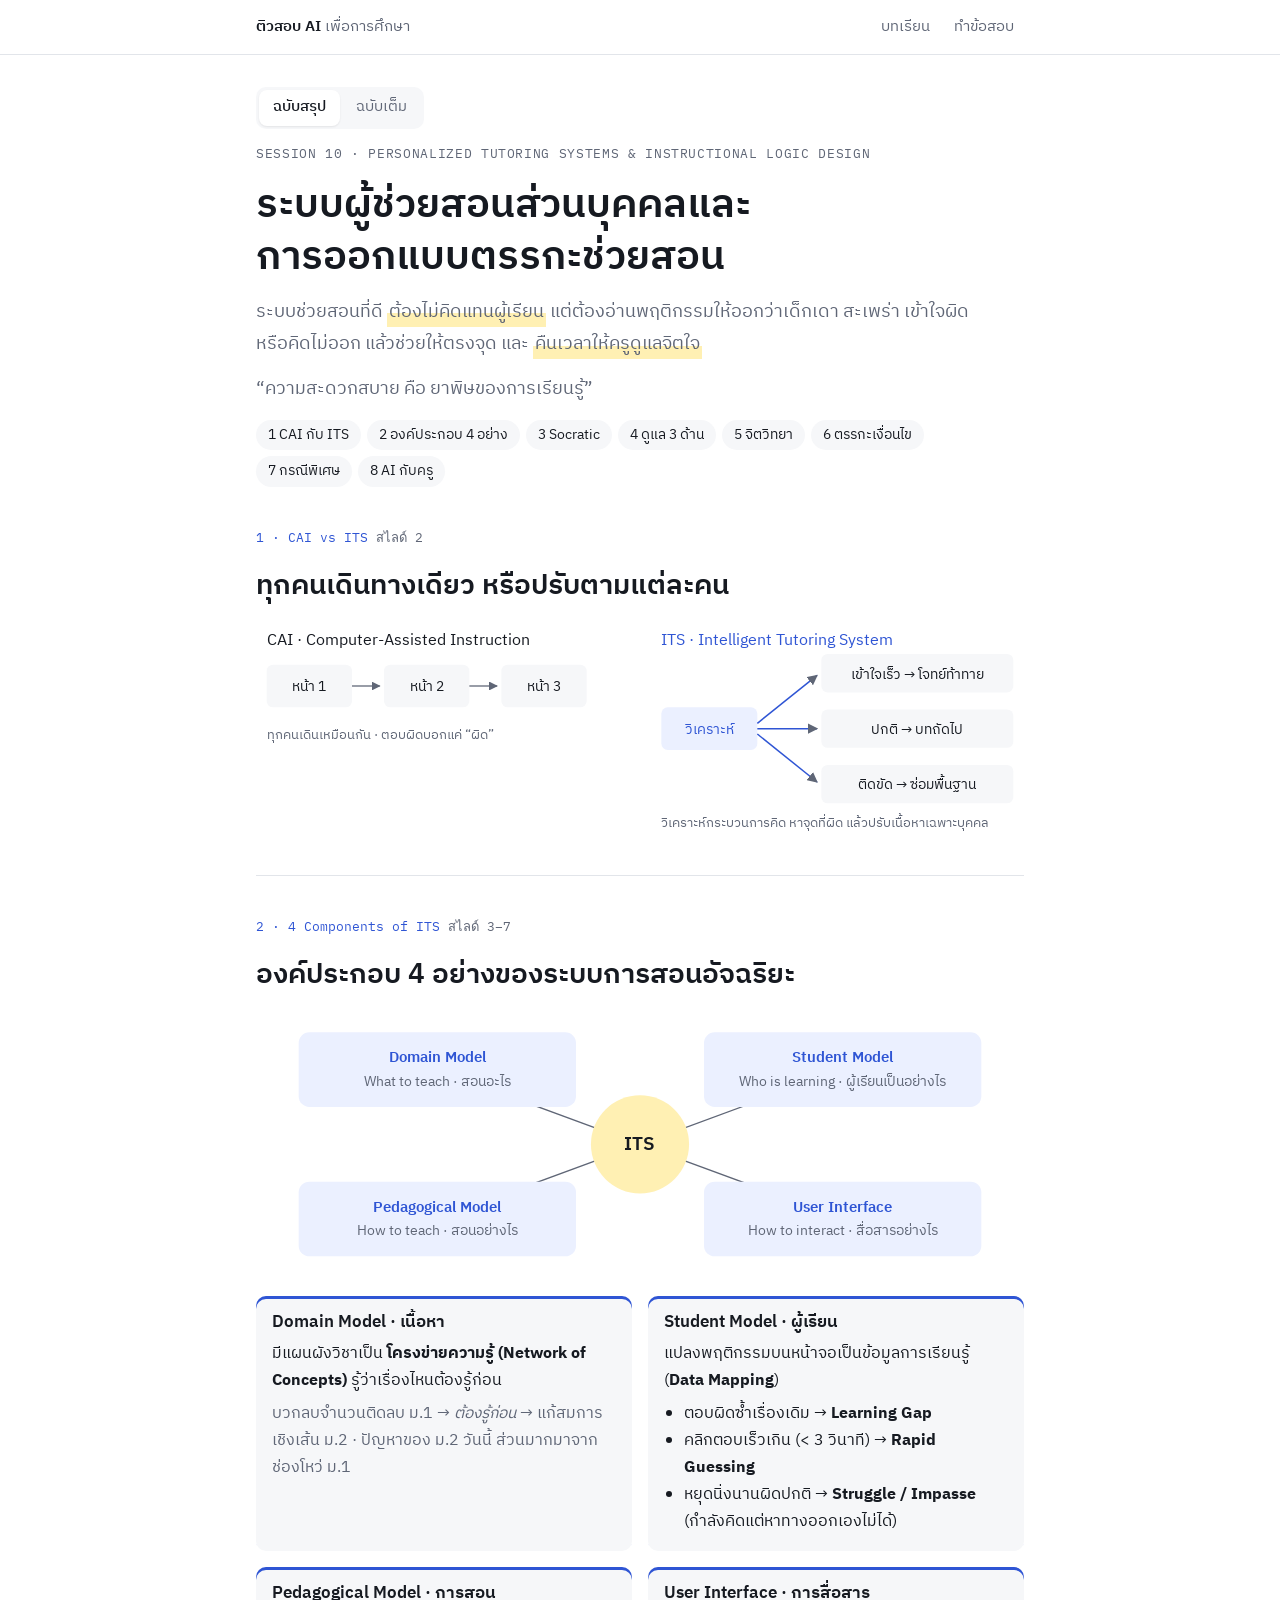
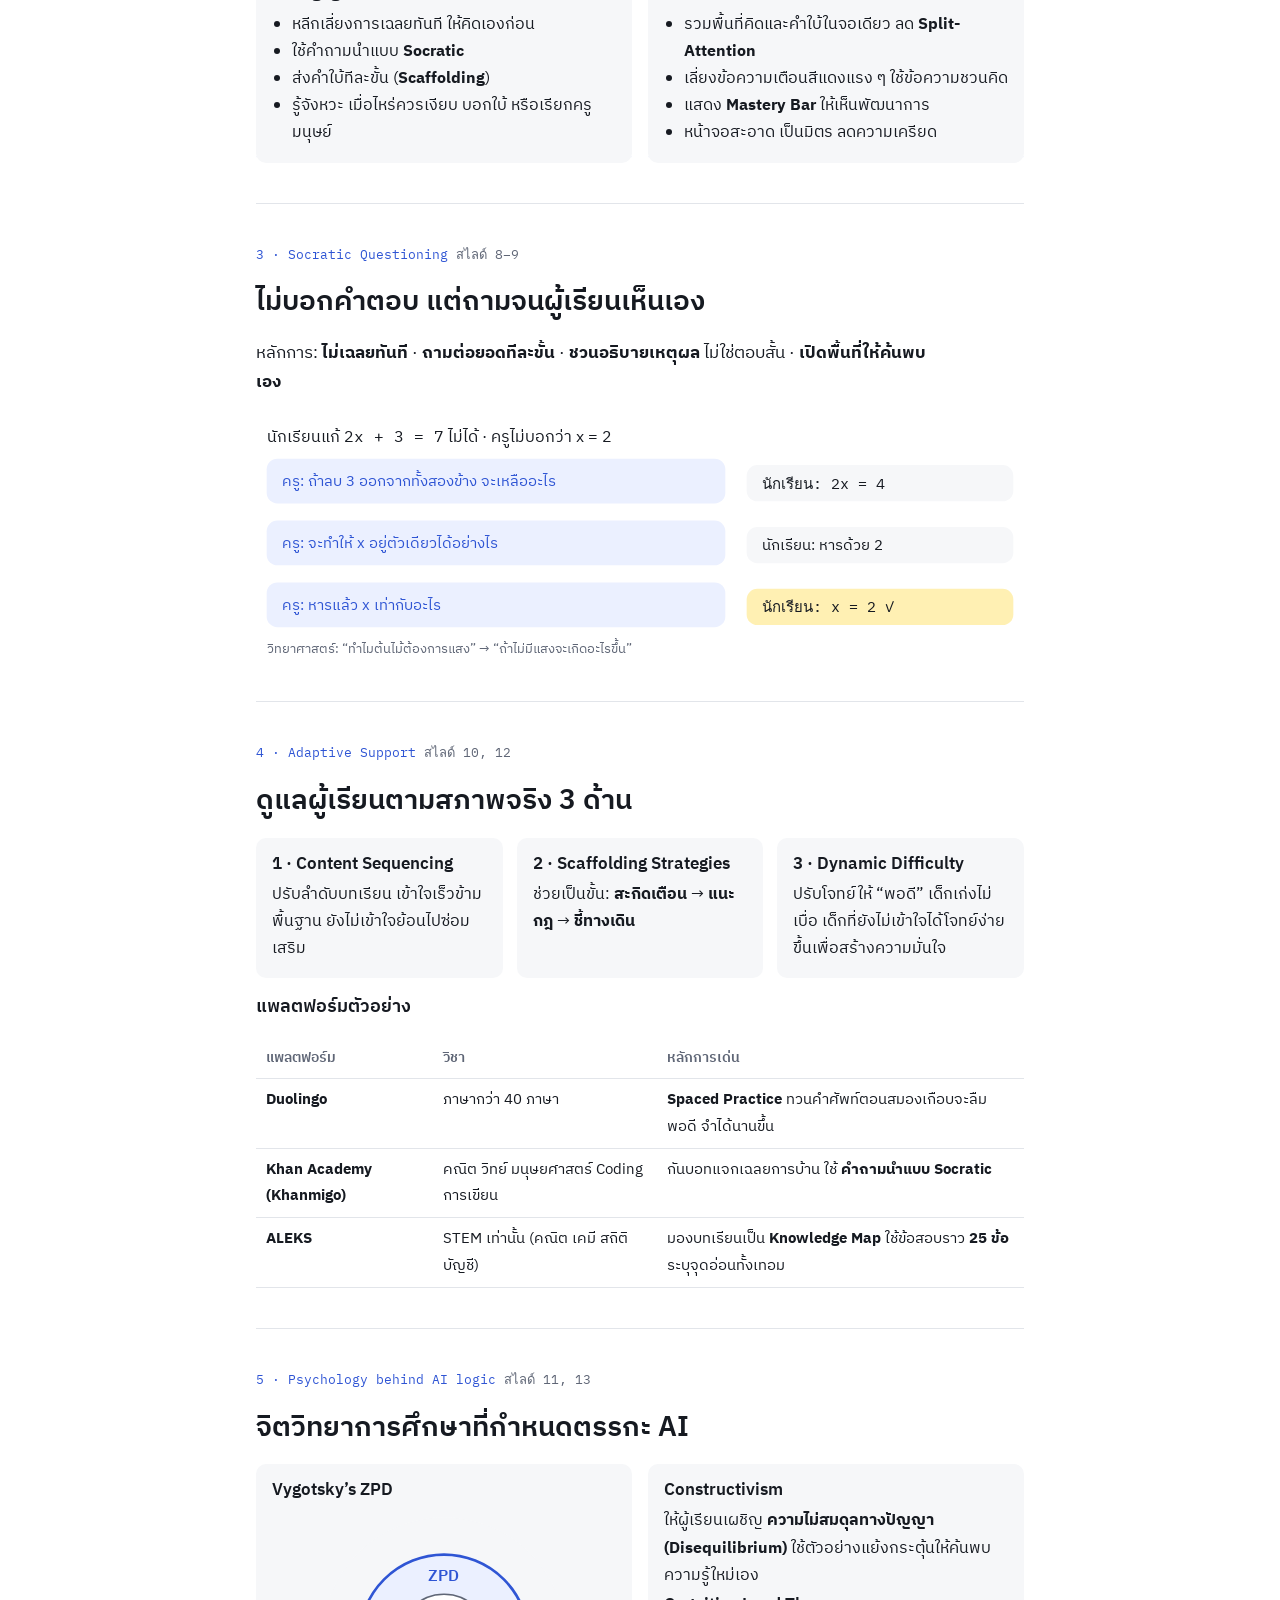
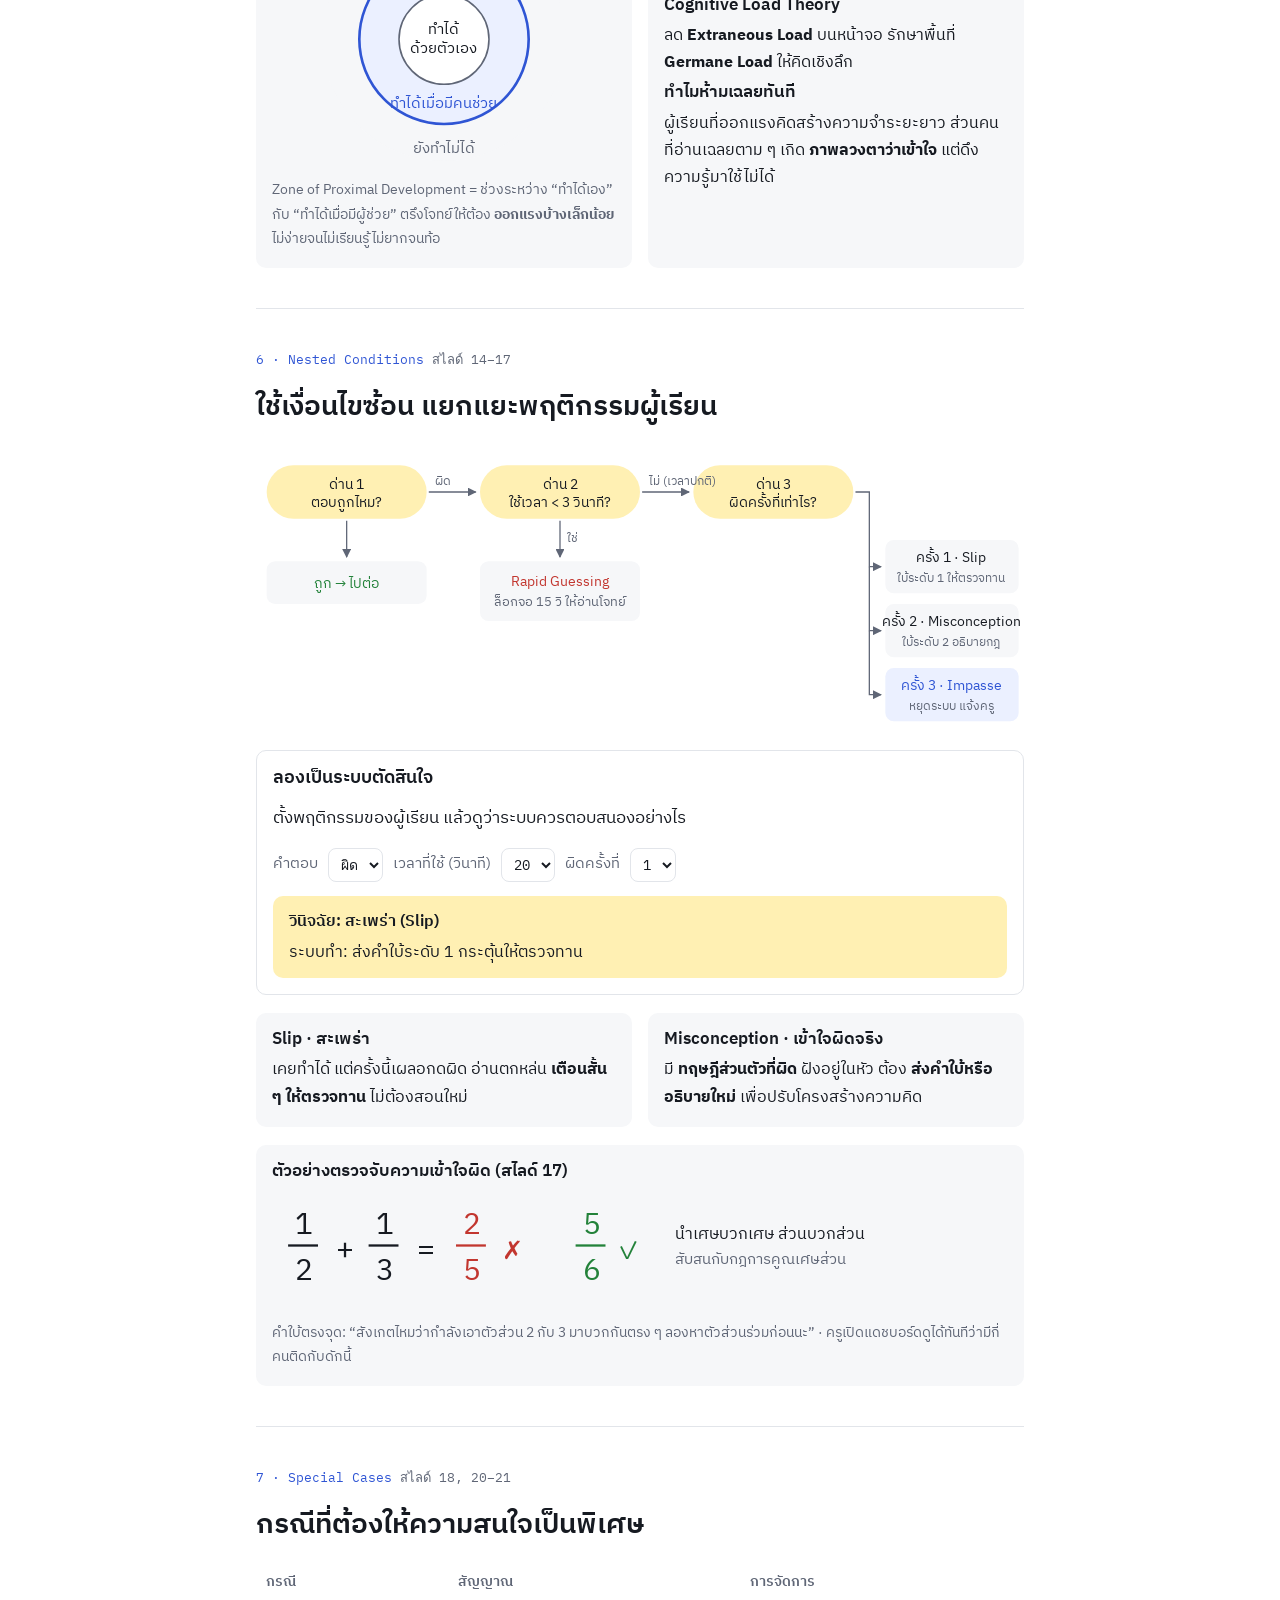
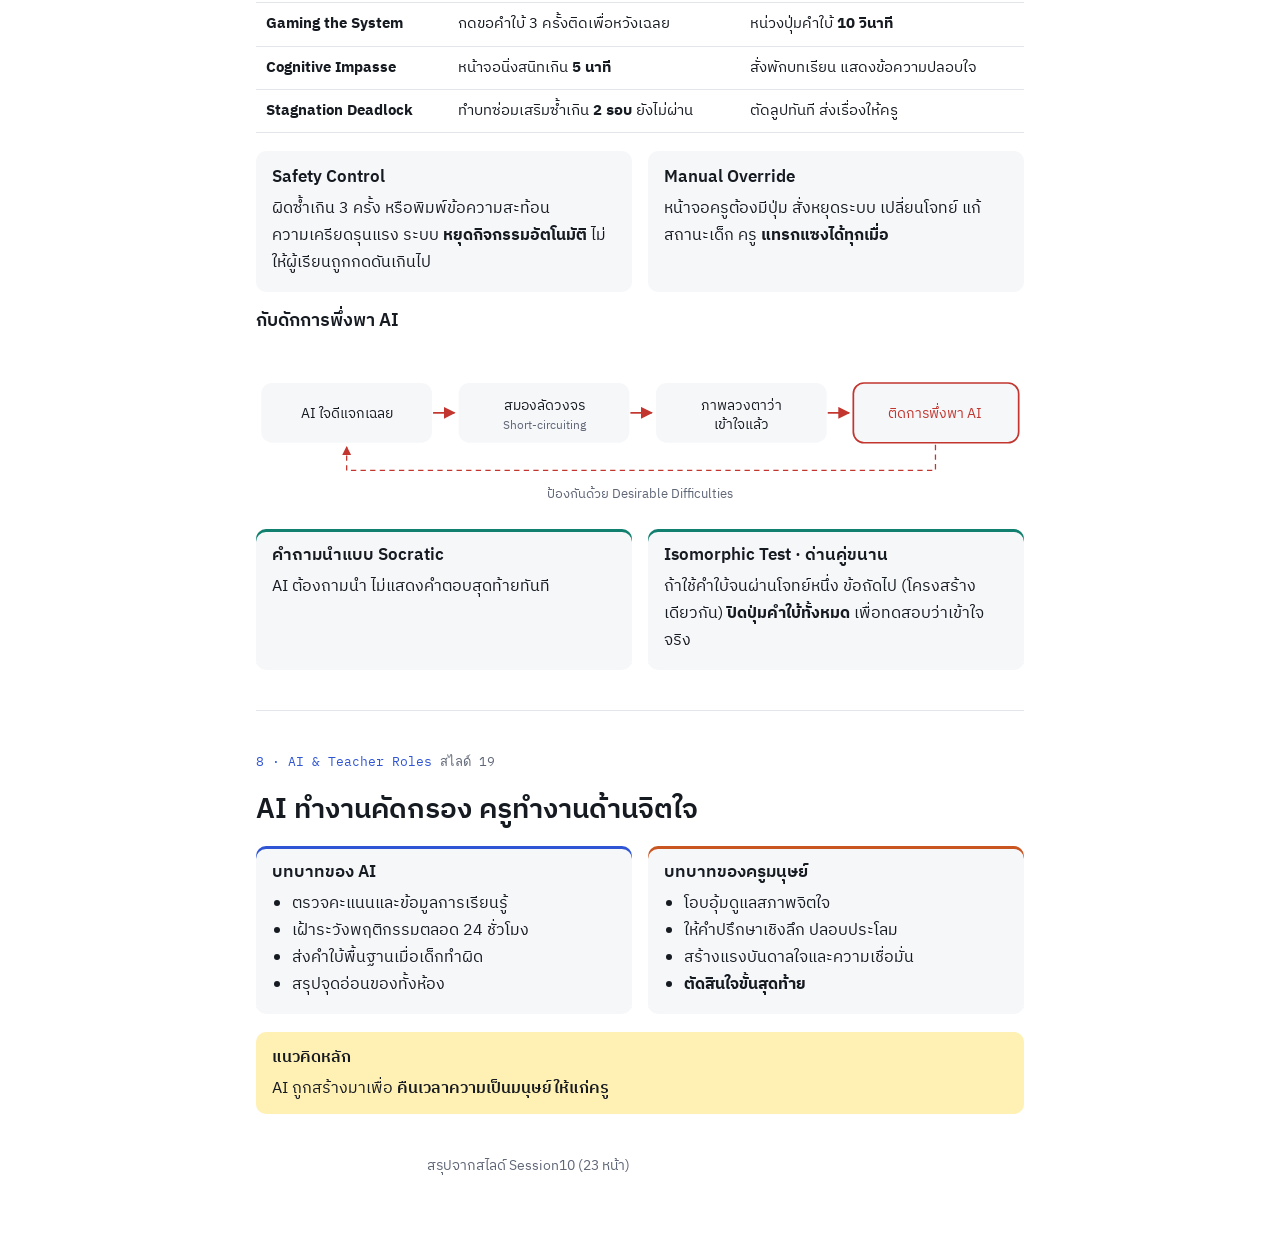
<file: sessions/s10.html>
<!doctype html>
<html lang="th">
<head>
<meta charset="utf-8">
<meta name="viewport" content="width=device-width, initial-scale=1, viewport-fit=cover">
<title>Session 10 · Personalized Tutoring</title>
<meta name="description" content="สรุป Session 10 ระบบผู้ช่วยสอนส่วนบุคคลและการออกแบบตรรกะช่วยสอน พร้อมภาพประกอบ">
<link rel="preconnect" href="https://fonts.googleapis.com">
<link rel="preconnect" href="https://fonts.gstatic.com" crossorigin>
<link rel="stylesheet" href="https://fonts.googleapis.com/css2?family=IBM+Plex+Sans+Thai:wght@400;500;600&family=IBM+Plex+Mono:wght@400;500&display=swap">
<link rel="stylesheet" href="../assets/style.css">
</head>
<body>
<header class="topbar">
  <div class="topbar-inner">
    <a class="brand" href="../">ติวสอบ AI <span>เพื่อการศึกษา</span></a>
    <nav class="topnav" aria-label="เมนูหลัก">
      <a href="../">บทเรียน</a>
      <a href="../exam.html">ทำข้อสอบ</a>
    </nav>
  </div>
</header>

<main class="page">

<section class="hero">
  <nav class="seg" aria-label="รูปแบบเนื้อหา"><a href="s10.html" aria-current="page">ฉบับสรุป</a><a href="s10-full.html">ฉบับเต็ม</a></nav>
  <div class="eyebrow">Session 10 · Personalized Tutoring Systems &amp; Instructional Logic Design</div>
  <h1>ระบบผู้ช่วยสอนส่วนบุคคลและการออกแบบตรรกะช่วยสอน</h1>
  <p class="lede">ระบบช่วยสอนที่ดี <em class="hl">ต้องไม่คิดแทนผู้เรียน</em> แต่ต้องอ่านพฤติกรรมให้ออกว่าเด็กเดา สะเพร่า เข้าใจผิด หรือคิดไม่ออก แล้วช่วยให้ตรงจุด และ <em class="hl">คืนเวลาให้ครูดูแลจิตใจ</em></p>
  <p class="lede">“ความสะดวกสบาย คือ ยาพิษของการเรียนรู้”</p>
  <nav class="toc" aria-label="สารบัญ">
    <a href="#cai">1 CAI กับ ITS</a>
    <a href="#four">2 องค์ประกอบ 4 อย่าง</a>
    <a href="#socratic">3 Socratic</a>
    <a href="#adapt">4 ดูแล 3 ด้าน</a>
    <a href="#psy">5 จิตวิทยา</a>
    <a href="#logic">6 ตรรกะเงื่อนไข</a>
    <a href="#special">7 กรณีพิเศษ</a>
    <a href="#roles">8 AI กับครู</a>
  </nav>
</section>

<!-- 1 -->
<section class="note" id="cai">
  <div class="sec-tag">1 · CAI vs ITS <span class="slide-ref">สไลด์ 2</span></div>
  <h2>ทุกคนเดินทางเดียว หรือปรับตามแต่ละคน</h2>
  <figure>
    <div class="art">
    <svg viewBox="0 0 720 200" role="img" aria-label="CAI เป็นเส้นตรง ITS แตกแขนงตามผู้เรียน">
      <defs><marker id="a10" viewBox="0 0 10 10" refX="9" refY="5" markerWidth="7" markerHeight="7" orient="auto"><path d="M0,0 L10,5 L0,10 z" class="f-muted"/></marker></defs>
      <text x="10" y="22" class="f-ink" font-size="15">CAI · Computer-Assisted Instruction</text>
      <g font-size="13" text-anchor="middle">
        <rect x="10" y="40" width="80" height="40" rx="6" class="f-surface"/><text x="50" y="65" class="f-ink">หน้า 1</text>
        <rect x="120" y="40" width="80" height="40" rx="6" class="f-surface"/><text x="160" y="65" class="f-ink">หน้า 2</text>
        <rect x="230" y="40" width="80" height="40" rx="6" class="f-surface"/><text x="270" y="65" class="f-ink">หน้า 3</text>
      </g>
      <g class="s-axis"><line x1="90" y1="60" x2="116" y2="60" marker-end="url(#a10)"/><line x1="200" y1="60" x2="226" y2="60" marker-end="url(#a10)"/></g>
      <text x="10" y="110" class="f-muted" font-size="12">ทุกคนเดินเหมือนกัน · ตอบผิดบอกแค่ “ผิด”</text>

      <text x="380" y="22" class="f-pen" font-size="15">ITS · Intelligent Tutoring System</text>
      <g font-size="13" text-anchor="middle">
        <rect x="380" y="80" width="90" height="40" rx="6" class="f-pensoft"/><text x="425" y="105" class="f-pen">วิเคราะห์</text>
        <rect x="530" y="30" width="180" height="36" rx="6" class="f-surface"/><text x="620" y="53" class="f-ink">เข้าใจเร็ว → โจทย์ท้าทาย</text>
        <rect x="530" y="82" width="180" height="36" rx="6" class="f-surface"/><text x="620" y="105" class="f-ink">ปกติ → บทถัดไป</text>
        <rect x="530" y="134" width="180" height="36" rx="6" class="f-surface"/><text x="620" y="157" class="f-ink">ติดขัด → ซ่อมพื้นฐาน</text>
      </g>
      <g class="s-pen" stroke-width="1.4"><path d="M470 95 L526 50" marker-end="url(#a10)"/><path d="M470 100 L526 100" marker-end="url(#a10)"/><path d="M470 105 L526 150" marker-end="url(#a10)"/></g>
      <text x="380" y="192" class="f-muted" font-size="12">วิเคราะห์กระบวนการคิด หาจุดที่ผิด แล้วปรับเนื้อหาเฉพาะบุคคล</text>
    </svg>
    </div>
  </figure>
</section>

<!-- 2 -->
<section class="note" id="four">
  <div class="sec-tag">2 · 4 Components of ITS <span class="slide-ref">สไลด์ 3–7</span></div>
  <h2>องค์ประกอบ 4 อย่างของระบบการสอนอัจฉริยะ</h2>
  <figure>
    <div class="art">
    <svg viewBox="0 0 720 250" role="img" aria-label="ITS ตรงกลาง ล้อมด้วย 4 โมเดล">
      <g class="s-axis" stroke-width="1.4"><line x1="360" y1="125" x2="170" y2="55"/><line x1="360" y1="125" x2="550" y2="55"/><line x1="360" y1="125" x2="170" y2="195"/><line x1="360" y1="125" x2="550" y2="195"/></g>
      <circle cx="360" cy="125" r="46" class="f-hl"/>
      <text x="360" y="130" text-anchor="middle" class="f-ink" font-size="18" font-weight="600">ITS</text>
      <g font-size="14" text-anchor="middle">
        <rect x="40" y="20" width="260" height="70" rx="10" class="f-pensoft"/><text x="170" y="48" class="f-pen" font-weight="600">Domain Model</text><text x="170" y="70" class="f-muted" font-size="13">What to teach · สอนอะไร</text>
        <rect x="420" y="20" width="260" height="70" rx="10" class="f-pensoft"/><text x="550" y="48" class="f-pen" font-weight="600">Student Model</text><text x="550" y="70" class="f-muted" font-size="13">Who is learning · ผู้เรียนเป็นอย่างไร</text>
        <rect x="40" y="160" width="260" height="70" rx="10" class="f-pensoft"/><text x="170" y="188" class="f-pen" font-weight="600">Pedagogical Model</text><text x="170" y="210" class="f-muted" font-size="13">How to teach · สอนอย่างไร</text>
        <rect x="420" y="160" width="260" height="70" rx="10" class="f-pensoft"/><text x="550" y="188" class="f-pen" font-weight="600">User Interface</text><text x="550" y="210" class="f-muted" font-size="13">How to interact · สื่อสารอย่างไร</text>
      </g>
    </svg>
    </div>
  </figure>

  <div class="grid2">
    <div class="card sup">
      <h3>Domain Model · เนื้อหา</h3>
      <p>มีแผนผังวิชาเป็น <b>โครงข่ายความรู้ (Network of Concepts)</b> รู้ว่าเรื่องไหนต้องรู้ก่อน</p>
      <p class="hint">บวกลบจำนวนติดลบ ม.1 → <i>ต้องรู้ก่อน</i> → แก้สมการเชิงเส้น ม.2 · ปัญหาของ ม.2 วันนี้ ส่วนมากมาจากช่องโหว่ ม.1</p>
    </div>
    <div class="card sup">
      <h3>Student Model · ผู้เรียน</h3>
      <p>แปลงพฤติกรรมบนหน้าจอเป็นข้อมูลการเรียนรู้ (<b>Data Mapping</b>)</p>
      <ul>
        <li>ตอบผิดซ้ำเรื่องเดิม → <b>Learning Gap</b></li>
        <li>คลิกตอบเร็วเกิน (&lt; 3 วินาที) → <b>Rapid Guessing</b></li>
        <li>หยุดนิ่งนานผิดปกติ → <b>Struggle / Impasse</b> (กำลังคิดแต่หาทางออกเองไม่ได้)</li>
      </ul>
    </div>
    <div class="card sup">
      <h3>Pedagogical Model · การสอน</h3>
      <ul>
        <li>หลีกเลี่ยงการเฉลยทันที ให้คิดเองก่อน</li>
        <li>ใช้คำถามนำแบบ <b>Socratic</b></li>
        <li>ส่งคำใบ้ทีละขั้น (<b>Scaffolding</b>)</li>
        <li>รู้จังหวะ เมื่อไหร่ควรเงียบ บอกใบ้ หรือเรียกครูมนุษย์</li>
      </ul>
    </div>
    <div class="card sup">
      <h3>User Interface · การสื่อสาร</h3>
      <ul>
        <li>รวมพื้นที่คิดและคำใบ้ในจอเดียว ลด <b>Split-Attention</b></li>
        <li>เลี่ยงข้อความเตือนสีแดงแรง ๆ ใช้ข้อความชวนคิด</li>
        <li>แสดง <b>Mastery Bar</b> ให้เห็นพัฒนาการ</li>
        <li>หน้าจอสะอาด เป็นมิตร ลดความเครียด</li>
      </ul>
    </div>
  </div>
</section>

<!-- 3 -->
<section class="note" id="socratic">
  <div class="sec-tag">3 · Socratic Questioning <span class="slide-ref">สไลด์ 8–9</span></div>
  <h2>ไม่บอกคำตอบ แต่ถามจนผู้เรียนเห็นเอง</h2>
  <p>หลักการ: <b>ไม่เฉลยทันที</b> · <b>ถามต่อยอดทีละขั้น</b> · <b>ชวนอธิบายเหตุผล</b> ไม่ใช่ตอบสั้น · <b>เปิดพื้นที่ให้ค้นพบเอง</b></p>
  <figure>
    <div class="art">
    <svg viewBox="0 0 720 230" role="img" aria-label="ตัวอย่างคำถามนำ แก้สมการ 2x+3=7">
      <text x="10" y="24" class="f-ink" font-size="15">นักเรียนแก้ <tspan class="t-mono">2x + 3 = 7</tspan> ไม่ได้ · ครูไม่บอกว่า x = 2</text>
      <g font-size="14">
        <rect x="10" y="40" width="430" height="42" rx="10" class="f-pensoft"/><text x="24" y="66" class="f-pen">ครู: ถ้าลบ 3 ออกจากทั้งสองข้าง จะเหลืออะไร</text>
        <rect x="460" y="46" width="250" height="34" rx="10" class="f-surface"/><text x="474" y="68" class="f-ink t-mono">นักเรียน: 2x = 4</text>
        <rect x="10" y="98" width="430" height="42" rx="10" class="f-pensoft"/><text x="24" y="124" class="f-pen">ครู: จะทำให้ x อยู่ตัวเดียวได้อย่างไร</text>
        <rect x="460" y="104" width="250" height="34" rx="10" class="f-surface"/><text x="474" y="126" class="f-ink">นักเรียน: หารด้วย 2</text>
        <rect x="10" y="156" width="430" height="42" rx="10" class="f-pensoft"/><text x="24" y="182" class="f-pen">ครู: หารแล้ว x เท่ากับอะไร</text>
        <rect x="460" y="162" width="250" height="34" rx="10" class="f-hl"/><text x="474" y="184" class="f-ink t-mono">นักเรียน: x = 2 ✓</text>
      </g>
      <text x="10" y="222" class="f-muted" font-size="12">วิทยาศาสตร์: “ทำไมต้นไม้ต้องการแสง” → “ถ้าไม่มีแสงจะเกิดอะไรขึ้น”</text>
    </svg>
    </div>
  </figure>
</section>

<!-- 4 -->
<section class="note" id="adapt">
  <div class="sec-tag">4 · Adaptive Support <span class="slide-ref">สไลด์ 10, 12</span></div>
  <h2>ดูแลผู้เรียนตามสภาพจริง 3 ด้าน</h2>
  <div class="grid3">
    <div class="card"><h3>1 · Content Sequencing</h3><p>ปรับลำดับบทเรียน เข้าใจเร็วข้ามพื้นฐาน ยังไม่เข้าใจย้อนไปซ่อมเสริม</p></div>
    <div class="card"><h3>2 · Scaffolding Strategies</h3><p>ช่วยเป็นขั้น: <b>สะกิดเตือน</b> → <b>แนะกฎ</b> → <b>ชี้ทางเดิน</b></p></div>
    <div class="card"><h3>3 · Dynamic Difficulty</h3><p>ปรับโจทย์ให้ “พอดี” เด็กเก่งไม่เบื่อ เด็กที่ยังไม่เข้าใจได้โจทย์ง่ายขึ้นเพื่อสร้างความมั่นใจ</p></div>
  </div>
  <h3>แพลตฟอร์มตัวอย่าง</h3>
  <div class="tbl">
  <table>
    <thead><tr><th>แพลตฟอร์ม</th><th>วิชา</th><th>หลักการเด่น</th></tr></thead>
    <tbody>
      <tr><td><b>Duolingo</b></td><td>ภาษากว่า 40 ภาษา</td><td><b>Spaced Practice</b> ทวนคำศัพท์ตอนสมองเกือบจะลืมพอดี จำได้นานขึ้น</td></tr>
      <tr><td><b>Khan Academy (Khanmigo)</b></td><td>คณิต วิทย์ มนุษยศาสตร์ Coding การเขียน</td><td>กันบอทแจกเฉลยการบ้าน ใช้ <b>คำถามนำแบบ Socratic</b></td></tr>
      <tr><td><b>ALEKS</b></td><td>STEM เท่านั้น (คณิต เคมี สถิติ บัญชี)</td><td>มองบทเรียนเป็น <b>Knowledge Map</b> ใช้ข้อสอบราว <b>25 ข้อ</b> ระบุจุดอ่อนทั้งเทอม</td></tr>
    </tbody>
  </table>
  </div>
</section>

<!-- 5 -->
<section class="note" id="psy">
  <div class="sec-tag">5 · Psychology behind AI logic <span class="slide-ref">สไลด์ 11, 13</span></div>
  <h2>จิตวิทยาการศึกษาที่กำหนดตรรกะ AI</h2>
  <div class="grid2">
    <figure class="card">
      <h3>Vygotsky’s ZPD</h3>
      <svg viewBox="0 0 260 200" role="img" aria-label="วงกลมซ้อน ZPD">
        <circle cx="130" cy="100" r="92" class="f-surface"/>
        <circle cx="130" cy="100" r="64" class="f-pensoft s-pen" stroke-width="2"/>
        <circle cx="130" cy="100" r="34" class="f-bg s-axis"/>
        <text x="130" y="96" text-anchor="middle" class="f-ink" font-size="11">ทำได้</text>
        <text x="130" y="110" text-anchor="middle" class="f-ink" font-size="11">ด้วยตัวเอง</text>
        <text x="130" y="56" text-anchor="middle" class="f-pen" font-size="12" font-weight="600">ZPD</text>
        <text x="130" y="152" text-anchor="middle" class="f-pen" font-size="11">ทำได้เมื่อมีคนช่วย</text>
        <text x="130" y="186" text-anchor="middle" class="f-muted" font-size="11">ยังทำไม่ได้</text>
      </svg>
      <figcaption>Zone of Proximal Development = ช่วงระหว่าง “ทำได้เอง” กับ “ทำได้เมื่อมีผู้ช่วย” ตรึงโจทย์ให้ต้อง <b>ออกแรงบ้างเล็กน้อย</b> ไม่ง่ายจนไม่เรียนรู้ ไม่ยากจนท้อ</figcaption>
    </figure>
    <div class="card">
      <h3>Constructivism</h3>
      <p>ให้ผู้เรียนเผชิญ <b>ความไม่สมดุลทางปัญญา (Disequilibrium)</b> ใช้ตัวอย่างแย้งกระตุ้นให้ค้นพบความรู้ใหม่เอง</p>
      <h3>Cognitive Load Theory</h3>
      <p>ลด <b>Extraneous Load</b> บนหน้าจอ รักษาพื้นที่ <b>Germane Load</b> ให้คิดเชิงลึก</p>
      <h3>ทำไมห้ามเฉลยทันที</h3>
      <p>ผู้เรียนที่ออกแรงคิดสร้างความจำระยะยาว ส่วนคนที่อ่านเฉลยตาม ๆ เกิด <b>ภาพลวงตาว่าเข้าใจ</b> แต่ดึงความรู้มาใช้ไม่ได้</p>
    </div>
  </div>
</section>

<!-- 6 -->
<section class="note" id="logic">
  <div class="sec-tag">6 · Nested Conditions <span class="slide-ref">สไลด์ 14–17</span></div>
  <h2>ใช้เงื่อนไขซ้อน แยกแยะพฤติกรรมผู้เรียน</h2>
  <figure>
    <div class="art">
    <svg viewBox="0 0 720 270" role="img" aria-label="ผังเงื่อนไข ตรวจความถูกต้อง เวลา และจำนวนครั้งที่ผิด">
      <defs><marker id="a10b" viewBox="0 0 10 10" refX="9" refY="5" markerWidth="7" markerHeight="7" orient="auto"><path d="M0,0 L10,5 L0,10 z" class="f-muted"/></marker></defs>
      <g font-size="13" text-anchor="middle">
        <rect x="10" y="20" width="150" height="50" rx="25" class="f-hl"/><text x="85" y="42" class="f-ink">ด่าน 1</text><text x="85" y="59" class="f-ink">ตอบถูกไหม?</text>
        <rect x="10" y="110" width="150" height="40" rx="8" class="f-surface"/><text x="85" y="135" class="f-good">ถูก → ไปต่อ</text>
        <rect x="210" y="20" width="150" height="50" rx="25" class="f-hl"/><text x="285" y="42" class="f-ink">ด่าน 2</text><text x="285" y="59" class="f-ink">ใช้เวลา &lt; 3 วินาที?</text>
        <rect x="210" y="110" width="150" height="56" rx="8" class="f-surface"/><text x="285" y="133" class="f-bad">Rapid Guessing</text><text x="285" y="152" class="f-muted" font-size="12">ล็อกจอ 15 วิ ให้อ่านโจทย์</text>
        <rect x="410" y="20" width="150" height="50" rx="25" class="f-hl"/><text x="485" y="42" class="f-ink">ด่าน 3</text><text x="485" y="59" class="f-ink">ผิดครั้งที่เท่าไร?</text>
        <rect x="590" y="90" width="125" height="50" rx="8" class="f-surface"/><text x="652" y="111" class="f-ink">ครั้ง 1 · Slip</text><text x="652" y="129" class="f-muted" font-size="11">ใบ้ระดับ 1 ให้ตรวจทาน</text>
        <rect x="590" y="150" width="125" height="50" rx="8" class="f-surface"/><text x="652" y="171" class="f-ink">ครั้ง 2 · Misconception</text><text x="652" y="189" class="f-muted" font-size="11">ใบ้ระดับ 2 อธิบายกฎ</text>
        <rect x="590" y="210" width="125" height="50" rx="8" class="f-pensoft"/><text x="652" y="231" class="f-pen">ครั้ง 3 · Impasse</text><text x="652" y="249" class="f-muted" font-size="11">หยุดระบบ แจ้งครู</text>
      </g>
      <g class="s-axis" stroke-width="1.4">
        <line x1="85" y1="72" x2="85" y2="106" marker-end="url(#a10b)"/>
        <line x1="162" y1="45" x2="206" y2="45" marker-end="url(#a10b)"/>
        <line x1="285" y1="72" x2="285" y2="106" marker-end="url(#a10b)"/>
        <line x1="362" y1="45" x2="406" y2="45" marker-end="url(#a10b)"/>
        <path d="M562 45 H575 V115 H586" marker-end="url(#a10b)"/>
        <path d="M575 115 V175 H586" marker-end="url(#a10b)"/>
        <path d="M575 175 V235 H586" marker-end="url(#a10b)"/>
      </g>
      <g class="f-muted" font-size="11"><text x="168" y="38">ผิด</text><text x="292" y="92">ใช่</text><text x="368" y="38">ไม่ (เวลาปกติ)</text></g>
    </svg>
    </div>
  </figure>

  <div class="trainer" aria-live="polite">
    <h3>ลองเป็นระบบตัดสินใจ</h3>
    <p>ตั้งพฤติกรรมของผู้เรียน แล้วดูว่าระบบควรตอบสนองอย่างไร</p>
    <div class="btn-row">
      <label for="dCorrect">คำตอบ</label>
      <select id="dCorrect"><option value="0" selected>ผิด</option><option value="1">ถูก</option></select>
      <label for="dTime">เวลาที่ใช้ (วินาที)</label>
      <select id="dTime"><option value="2">2</option><option value="20" selected>20</option><option value="90">90</option></select>
      <label for="dTry">ผิดครั้งที่</label>
      <select id="dTry"><option value="1" selected>1</option><option value="2">2</option><option value="3">3</option></select>
    </div>
    <div class="memo" id="dOut"></div>
  </div>

  <div class="grid2">
    <div class="card">
      <h3>Slip · สะเพร่า</h3>
      <p>เคยทำได้ แต่ครั้งนี้เผลอกดผิด อ่านตกหล่น <b>เตือนสั้น ๆ ให้ตรวจทาน</b> ไม่ต้องสอนใหม่</p>
    </div>
    <div class="card">
      <h3>Misconception · เข้าใจผิดจริง</h3>
      <p>มี <b>ทฤษฎีส่วนตัวที่ผิด</b> ฝังอยู่ในหัว ต้อง <b>ส่งคำใบ้หรืออธิบายใหม่</b> เพื่อปรับโครงสร้างความคิด</p>
    </div>
  </div>

  <figure class="card">
    <h3>ตัวอย่างตรวจจับความเข้าใจผิด (สไลด์ 17)</h3>
    <svg viewBox="0 0 640 110" role="img" aria-label="นักเรียนบวกเศษส่วนผิดโดยบวกเศษกับเศษ ส่วนกับส่วน">
      <g class="t-mono" font-size="26">
        <text x="20" y="40" class="f-ink">1</text><line x1="14" y1="50" x2="40" y2="50" class="s-ink" stroke-width="2"/><text x="20" y="80" class="f-ink">2</text>
        <text x="56" y="62" class="f-ink">+</text>
        <text x="90" y="40" class="f-ink">1</text><line x1="84" y1="50" x2="110" y2="50" class="s-ink" stroke-width="2"/><text x="90" y="80" class="f-ink">3</text>
        <text x="126" y="62" class="f-ink">=</text>
        <text x="166" y="40" class="f-bad">2</text><line x1="160" y1="50" x2="186" y2="50" class="s-bad" stroke-width="2"/><text x="166" y="80" class="f-bad">5</text>
        <text x="200" y="62" class="f-bad" font-size="22">✗</text>
        <text x="270" y="40" class="f-good">5</text><line x1="264" y1="50" x2="290" y2="50" class="s-good" stroke-width="2"/><text x="270" y="80" class="f-good">6</text>
        <text x="300" y="62" class="f-good" font-size="22">✓</text>
      </g>
      <text x="350" y="44" class="f-ink" font-size="14">นำเศษบวกเศษ ส่วนบวกส่วน</text>
      <text x="350" y="66" class="f-muted" font-size="13">สับสนกับกฎการคูณเศษส่วน</text>
    </svg>
    <figcaption>คำใบ้ตรงจุด: “สังเกตไหมว่ากำลังเอาตัวส่วน 2 กับ 3 มาบวกกันตรง ๆ ลองหาตัวส่วนร่วมก่อนนะ” · ครูเปิดแดชบอร์ดดูได้ทันทีว่ามีกี่คนติดกับดักนี้</figcaption>
  </figure>
</section>

<!-- 7 -->
<section class="note" id="special">
  <div class="sec-tag">7 · Special Cases <span class="slide-ref">สไลด์ 18, 20–21</span></div>
  <h2>กรณีที่ต้องให้ความสนใจเป็นพิเศษ</h2>
  <div class="tbl">
  <table>
    <thead><tr><th>กรณี</th><th>สัญญาณ</th><th>การจัดการ</th></tr></thead>
    <tbody>
      <tr><td><b>Gaming the System</b></td><td>กดขอคำใบ้ 3 ครั้งติดเพื่อหวังเฉลย</td><td>หน่วงปุ่มคำใบ้ <b>10 วินาที</b></td></tr>
      <tr><td><b>Cognitive Impasse</b></td><td>หน้าจอนิ่งสนิทเกิน <b>5 นาที</b></td><td>สั่งพักบทเรียน แสดงข้อความปลอบใจ</td></tr>
      <tr><td><b>Stagnation Deadlock</b></td><td>ทำบทซ่อมเสริมซ้ำเกิน <b>2 รอบ</b> ยังไม่ผ่าน</td><td>ตัดลูปทันที ส่งเรื่องให้ครู</td></tr>
    </tbody>
  </table>
  </div>
  <div class="grid2">
    <div class="card">
      <h3>Safety Control</h3>
      <p>ผิดซ้ำเกิน 3 ครั้ง หรือพิมพ์ข้อความสะท้อนความเครียดรุนแรง ระบบ <b>หยุดกิจกรรมอัตโนมัติ</b> ไม่ให้ผู้เรียนถูกกดดันเกินไป</p>
    </div>
    <div class="card">
      <h3>Manual Override</h3>
      <p>หน้าจอครูต้องมีปุ่ม สั่งหยุดระบบ เปลี่ยนโจทย์ แก้สถานะเด็ก ครู <b>แทรกแซงได้ทุกเมื่อ</b></p>
    </div>
  </div>

  <h3>กับดักการพึ่งพา AI</h3>
  <figure>
    <div class="art">
    <svg viewBox="0 0 720 150" role="img" aria-label="วงจรกับดักความสะดวกสบาย">
      <defs><marker id="a10c" viewBox="0 0 10 10" refX="9" refY="5" markerWidth="7" markerHeight="7" orient="auto"><path d="M0,0 L10,5 L0,10 z" class="f-bad"/></marker></defs>
      <g font-size="13" text-anchor="middle">
        <rect x="5" y="30" width="160" height="56" rx="10" class="f-surface"/><text x="85" y="63" class="f-ink">AI ใจดีแจกเฉลย</text>
        <rect x="190" y="30" width="160" height="56" rx="10" class="f-surface"/><text x="270" y="55" class="f-ink">สมองลัดวงจร</text><text x="270" y="73" class="f-muted" font-size="11">Short-circuiting</text>
        <rect x="375" y="30" width="160" height="56" rx="10" class="f-surface"/><text x="455" y="55" class="f-ink">ภาพลวงตาว่า</text><text x="455" y="73" class="f-ink">เข้าใจแล้ว</text>
        <rect x="560" y="30" width="155" height="56" rx="10" class="f-surface s-bad" stroke-width="1.6"/><text x="637" y="63" class="f-bad">ติดการพึ่งพา AI</text>
      </g>
      <g class="s-bad" stroke-width="1.6"><line x1="166" y1="58" x2="186" y2="58" marker-end="url(#a10c)"/><line x1="351" y1="58" x2="371" y2="58" marker-end="url(#a10c)"/><line x1="536" y1="58" x2="556" y2="58" marker-end="url(#a10c)"/></g>
      <path d="M637 88 V112 H85 V90" class="s-bad" stroke-width="1.2" stroke-dasharray="5 4" marker-end="url(#a10c)"/>
      <text x="360" y="138" text-anchor="middle" class="f-muted" font-size="12">ป้องกันด้วย Desirable Difficulties</text>
    </svg>
    </div>
  </figure>
  <div class="grid2">
    <div class="card uns"><h3>คำถามนำแบบ Socratic</h3><p>AI ต้องถามนำ ไม่แสดงคำตอบสุดท้ายทันที</p></div>
    <div class="card uns"><h3>Isomorphic Test · ด่านคู่ขนาน</h3><p>ถ้าใช้คำใบ้จนผ่านโจทย์หนึ่ง ข้อถัดไป (โครงสร้างเดียวกัน) <b>ปิดปุ่มคำใบ้ทั้งหมด</b> เพื่อทดสอบว่าเข้าใจจริง</p></div>
  </div>
</section>

<!-- 8 -->
<section class="note" id="roles">
  <div class="sec-tag">8 · AI &amp; Teacher Roles <span class="slide-ref">สไลด์ 19</span></div>
  <h2>AI ทำงานคัดกรอง ครูทำงานด้านจิตใจ</h2>
  <div class="grid2">
    <div class="card sup">
      <h3>บทบาทของ AI</h3>
      <ul>
        <li>ตรวจคะแนนและข้อมูลการเรียนรู้</li>
        <li>เฝ้าระวังพฤติกรรมตลอด 24 ชั่วโมง</li>
        <li>ส่งคำใบ้พื้นฐานเมื่อเด็กทำผิด</li>
        <li>สรุปจุดอ่อนของทั้งห้อง</li>
      </ul>
    </div>
    <div class="card rl">
      <h3>บทบาทของครูมนุษย์</h3>
      <ul>
        <li>โอบอุ้มดูแลสภาพจิตใจ</li>
        <li>ให้คำปรึกษาเชิงลึก ปลอบประโลม</li>
        <li>สร้างแรงบันดาลใจและความเชื่อมั่น</li>
        <li><b>ตัดสินใจขั้นสุดท้าย</b></li>
      </ul>
    </div>
  </div>
  <div class="memo"><b>แนวคิดหลัก</b><span>AI ถูกสร้างมาเพื่อ <b>คืนเวลาความเป็นมนุษย์ให้แก่ครู</b></span></div>
</section>

<p class="foot">สรุปจากสไลด์ Session10 (23 หน้า)</p>
</main>

<script>
(function () {
  const $ = (id) => document.getElementById(id);
  const out = $("dOut");
  function decide() {
    const correct = $("dCorrect").value === "1";
    const time = Number($("dTime").value);
    const tries = Number($("dTry").value);
    let state, action;
    if (correct) [state, action] = ["ตอบถูก", "ไปข้อถัดไป หรือเพิ่มความยากถ้าตอบถูกต่อเนื่อง"];
    else if (time < 3) [state, action] = ["เดาสุ่ม (Rapid Guessing)", "ล็อกหน้าจอ 15 วินาที พร้อมข้อความชวนอ่านโจทย์"];
    else if (tries === 1) [state, action] = ["สะเพร่า (Slip)", "ส่งคำใบ้ระดับ 1 กระตุ้นให้ตรวจทาน"];
    else if (tries === 2) [state, action] = ["เข้าใจผิด (Misconception)", "ส่งคำใบ้ระดับ 2 อธิบายกฎหรือโจทย์ให้เข้าใจง่ายขึ้น"];
    else [state, action] = ["คิดไม่ออก (Impasse)", "หยุดระบบ และแจ้งครูมนุษย์เข้ามาช่วย"];
    $("dTime").disabled = $("dTry").disabled = correct;
    out.replaceChildren();
    const b = document.createElement("b");
    b.textContent = "วินิจฉัย: " + state;
    const s = document.createElement("span");
    s.textContent = "ระบบทำ: " + action;
    out.append(b, s);
  }
  ["dCorrect", "dTime", "dTry"].forEach((id) => $(id).addEventListener("change", decide));
  decide();
})();
</script>
</body>
</html>
</file>
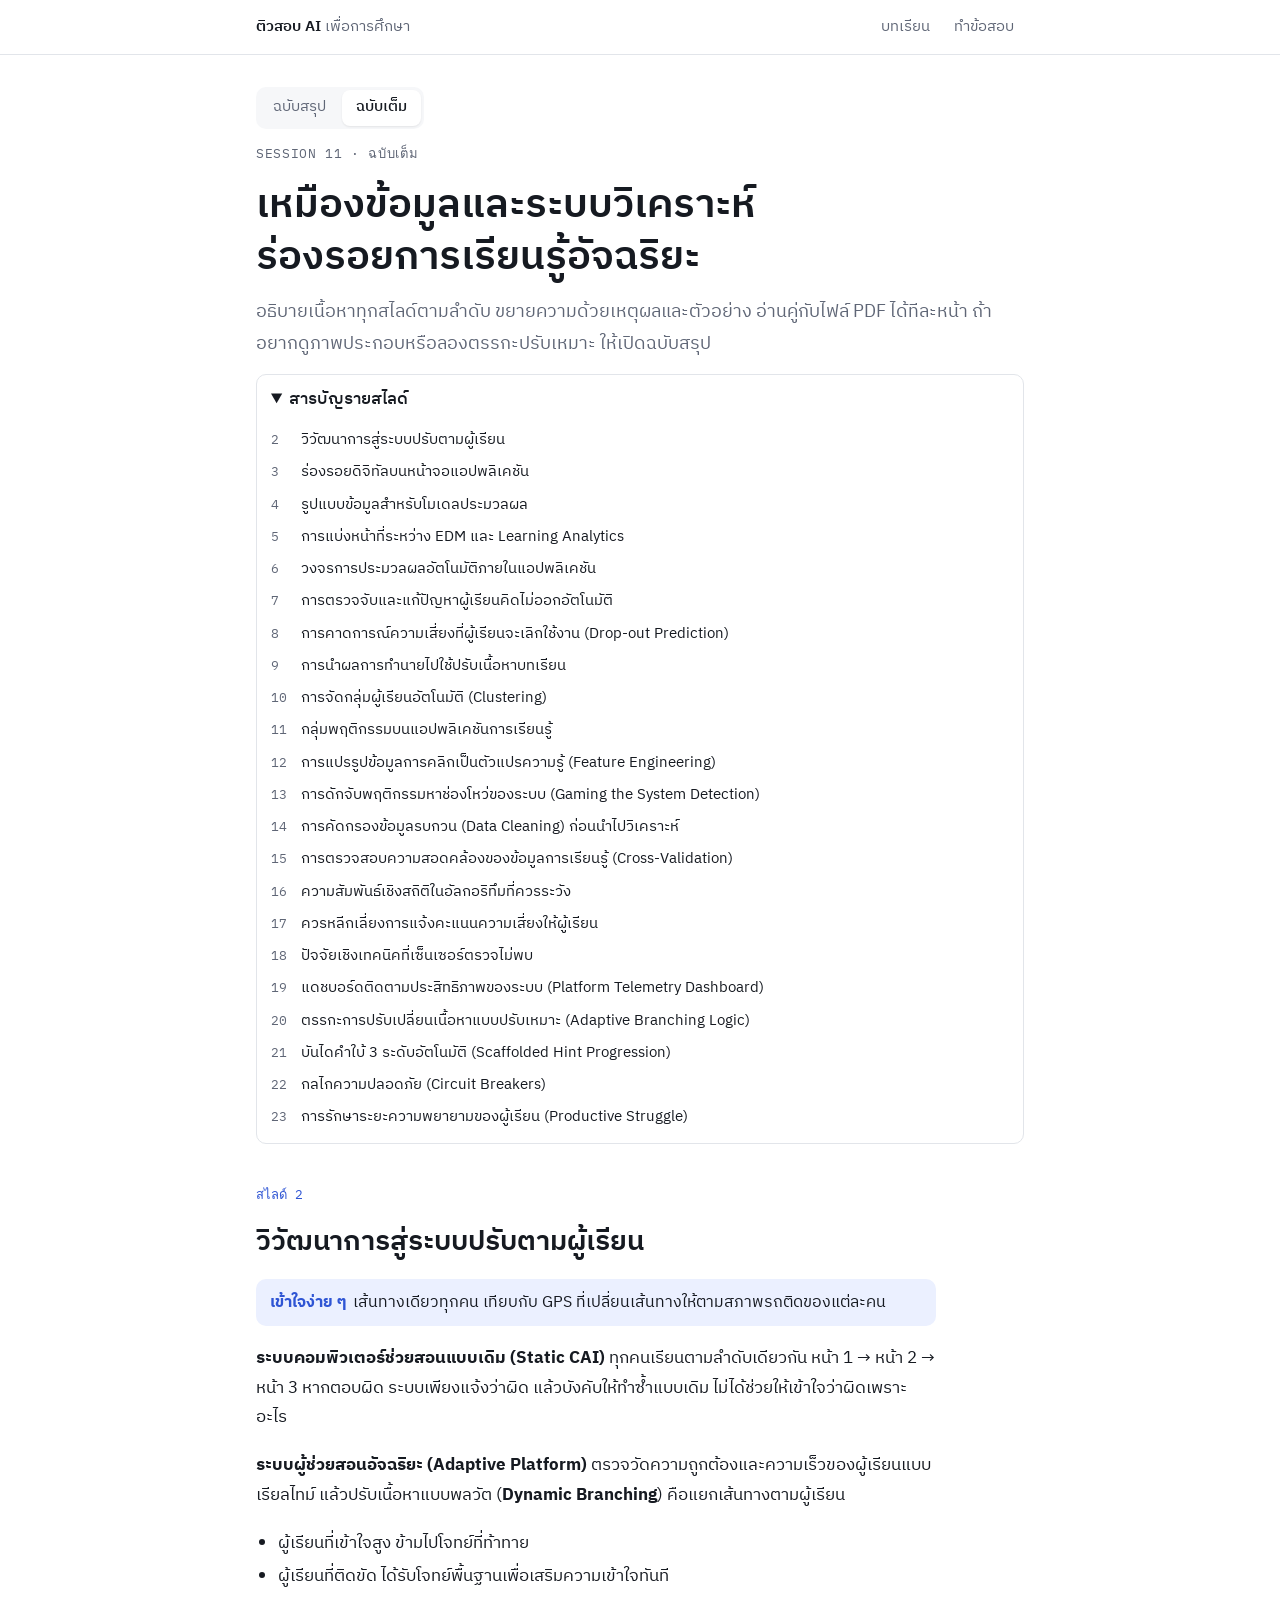
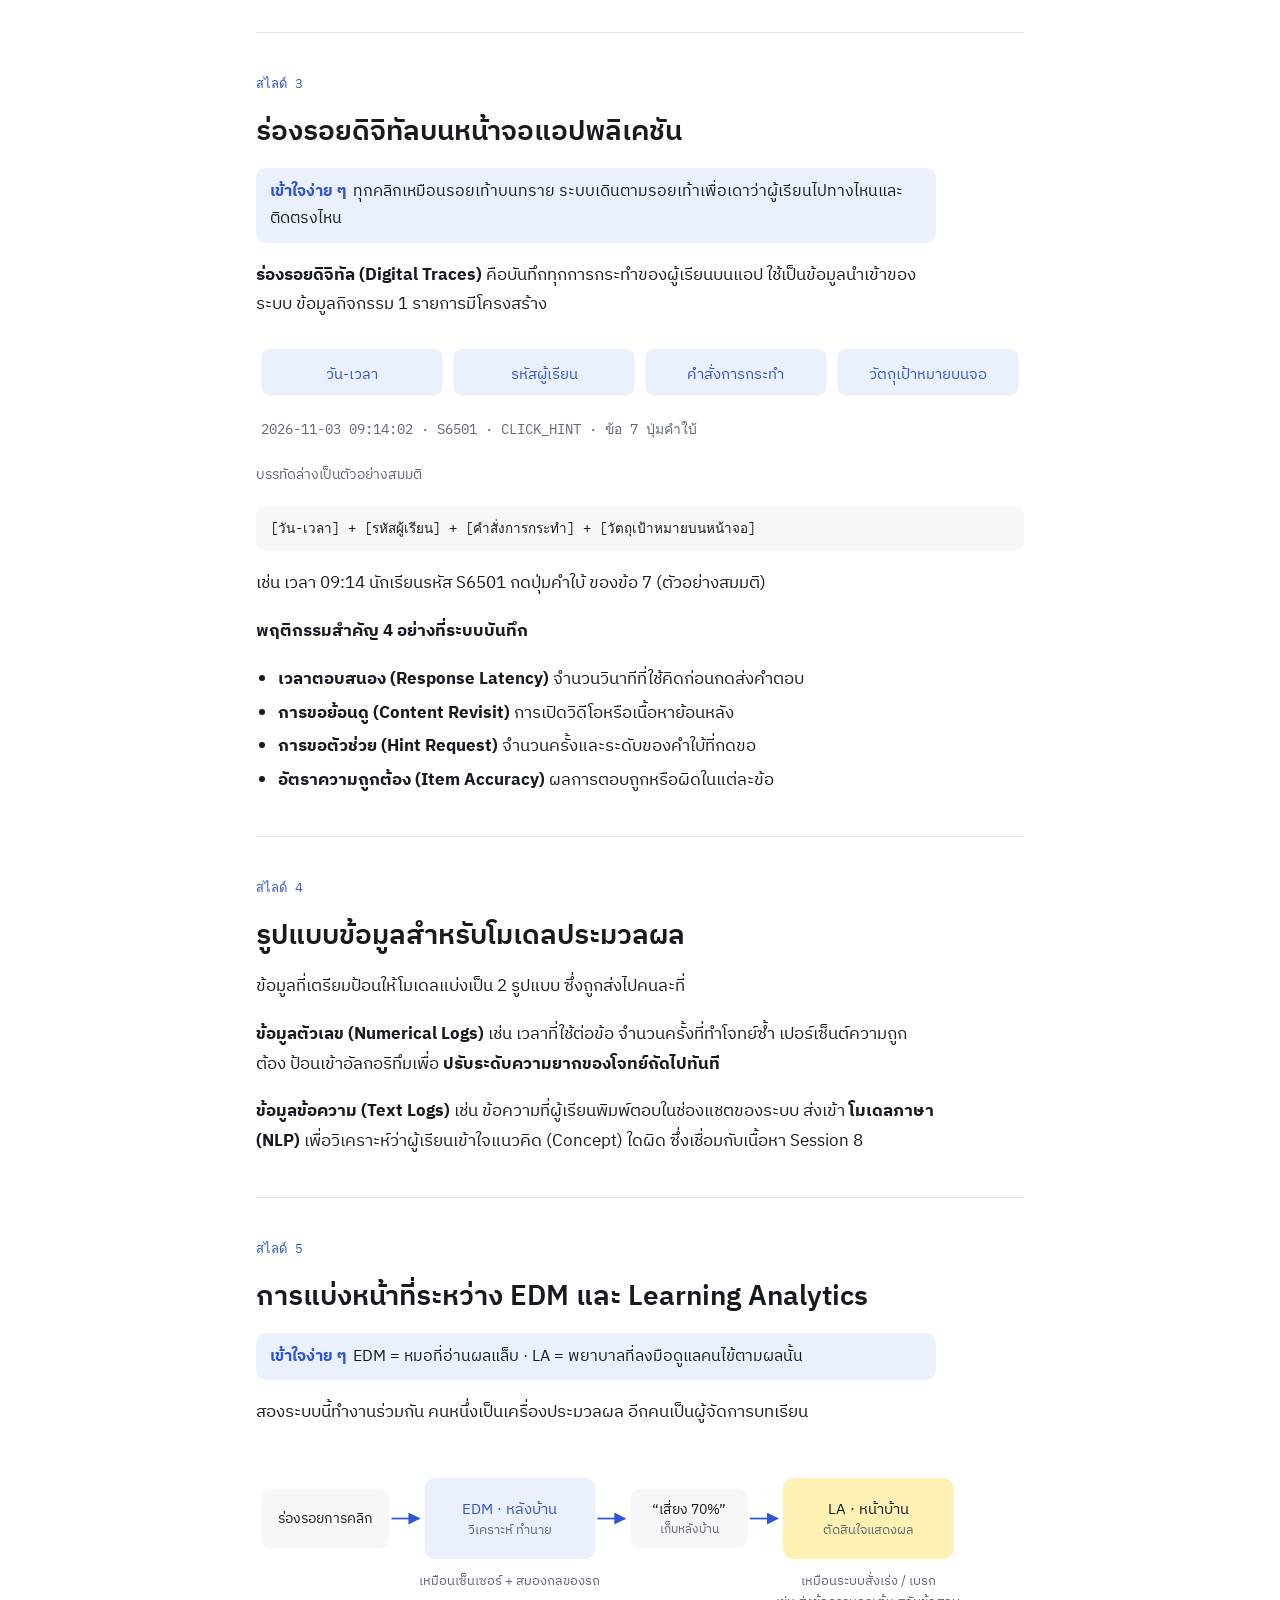
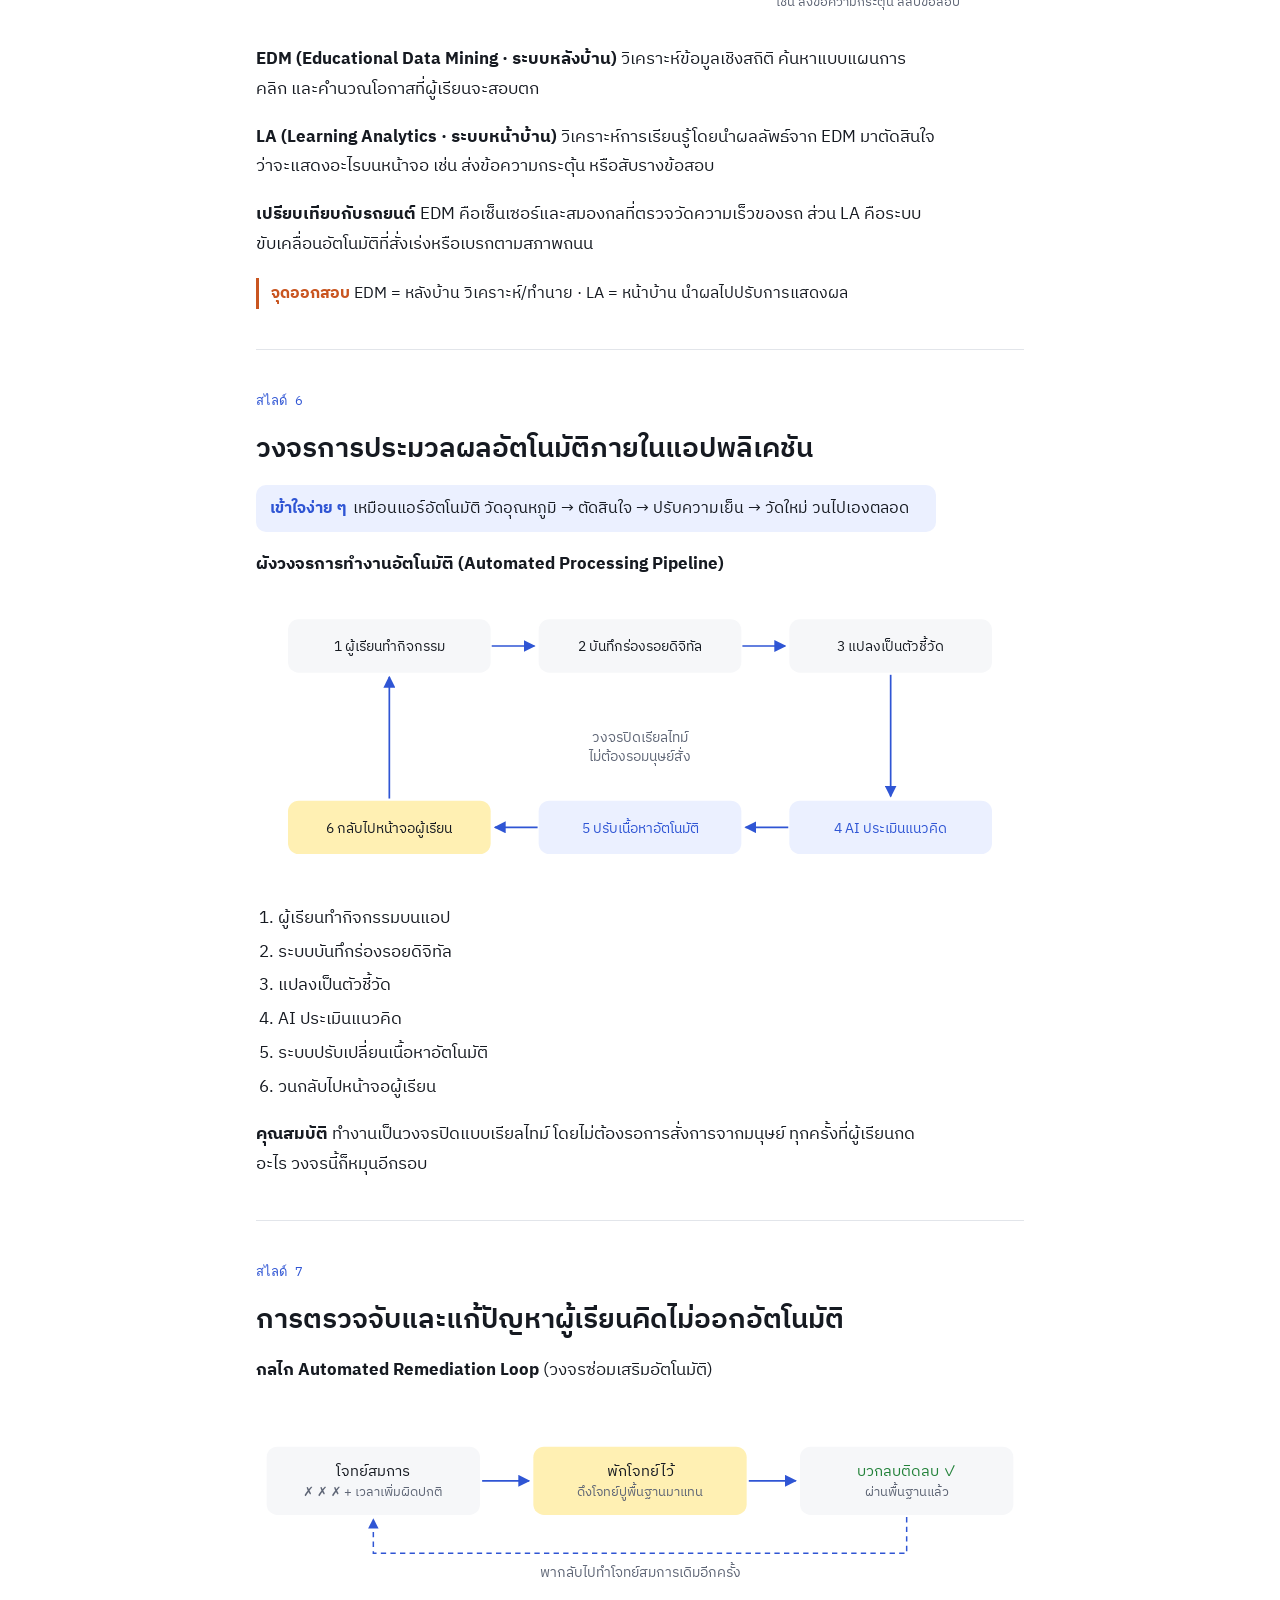
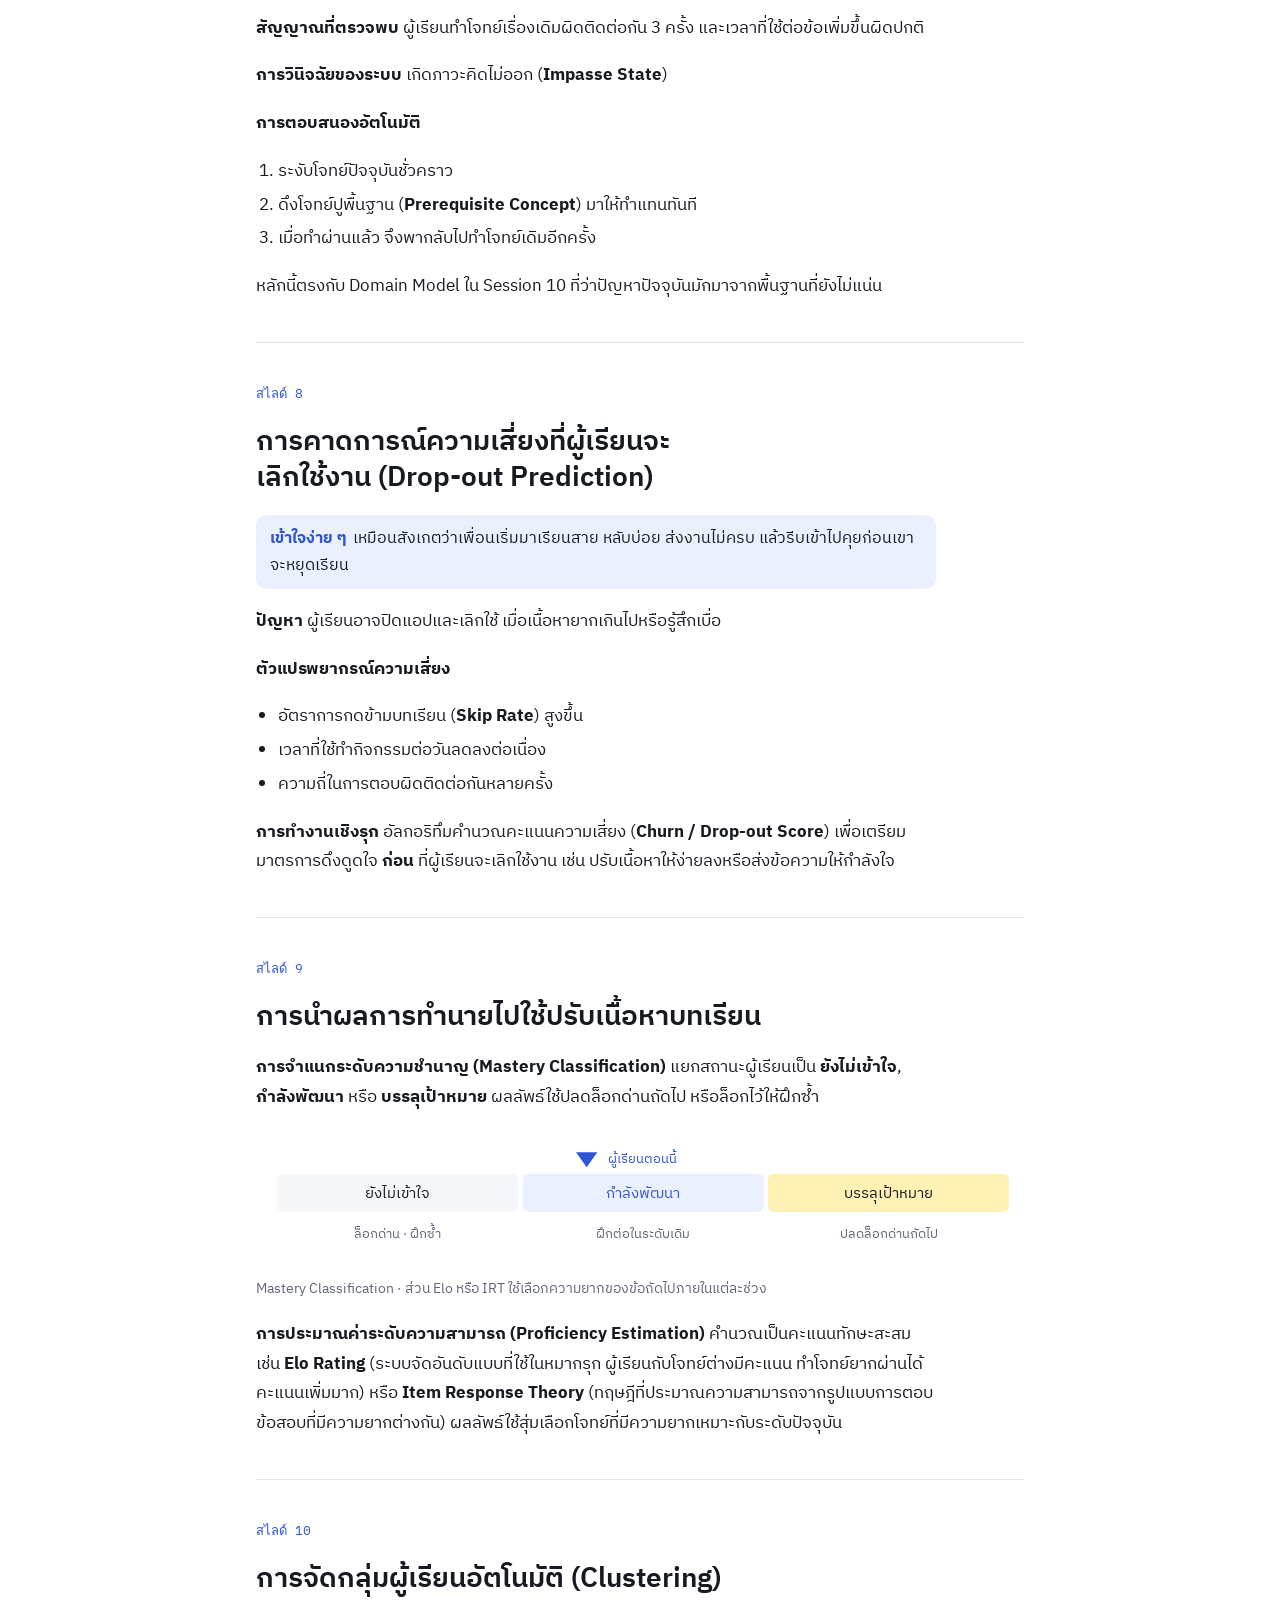
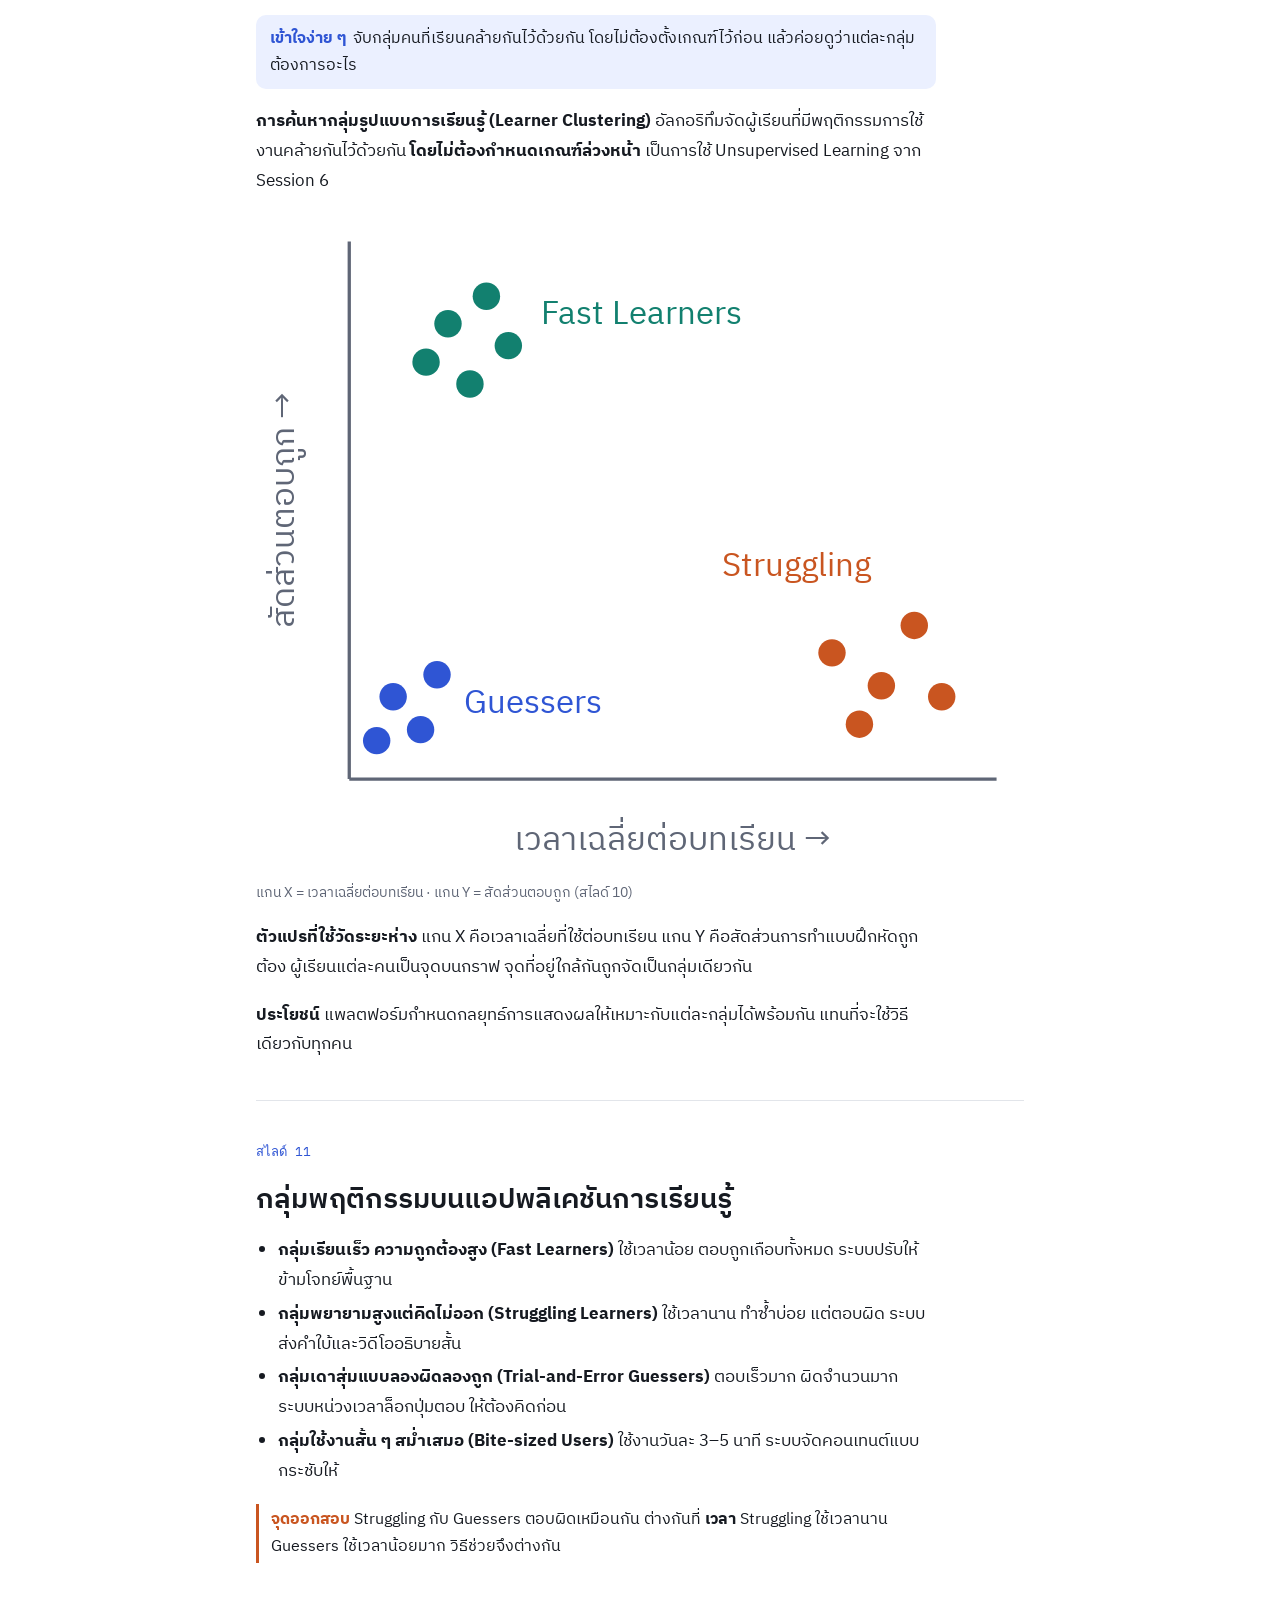
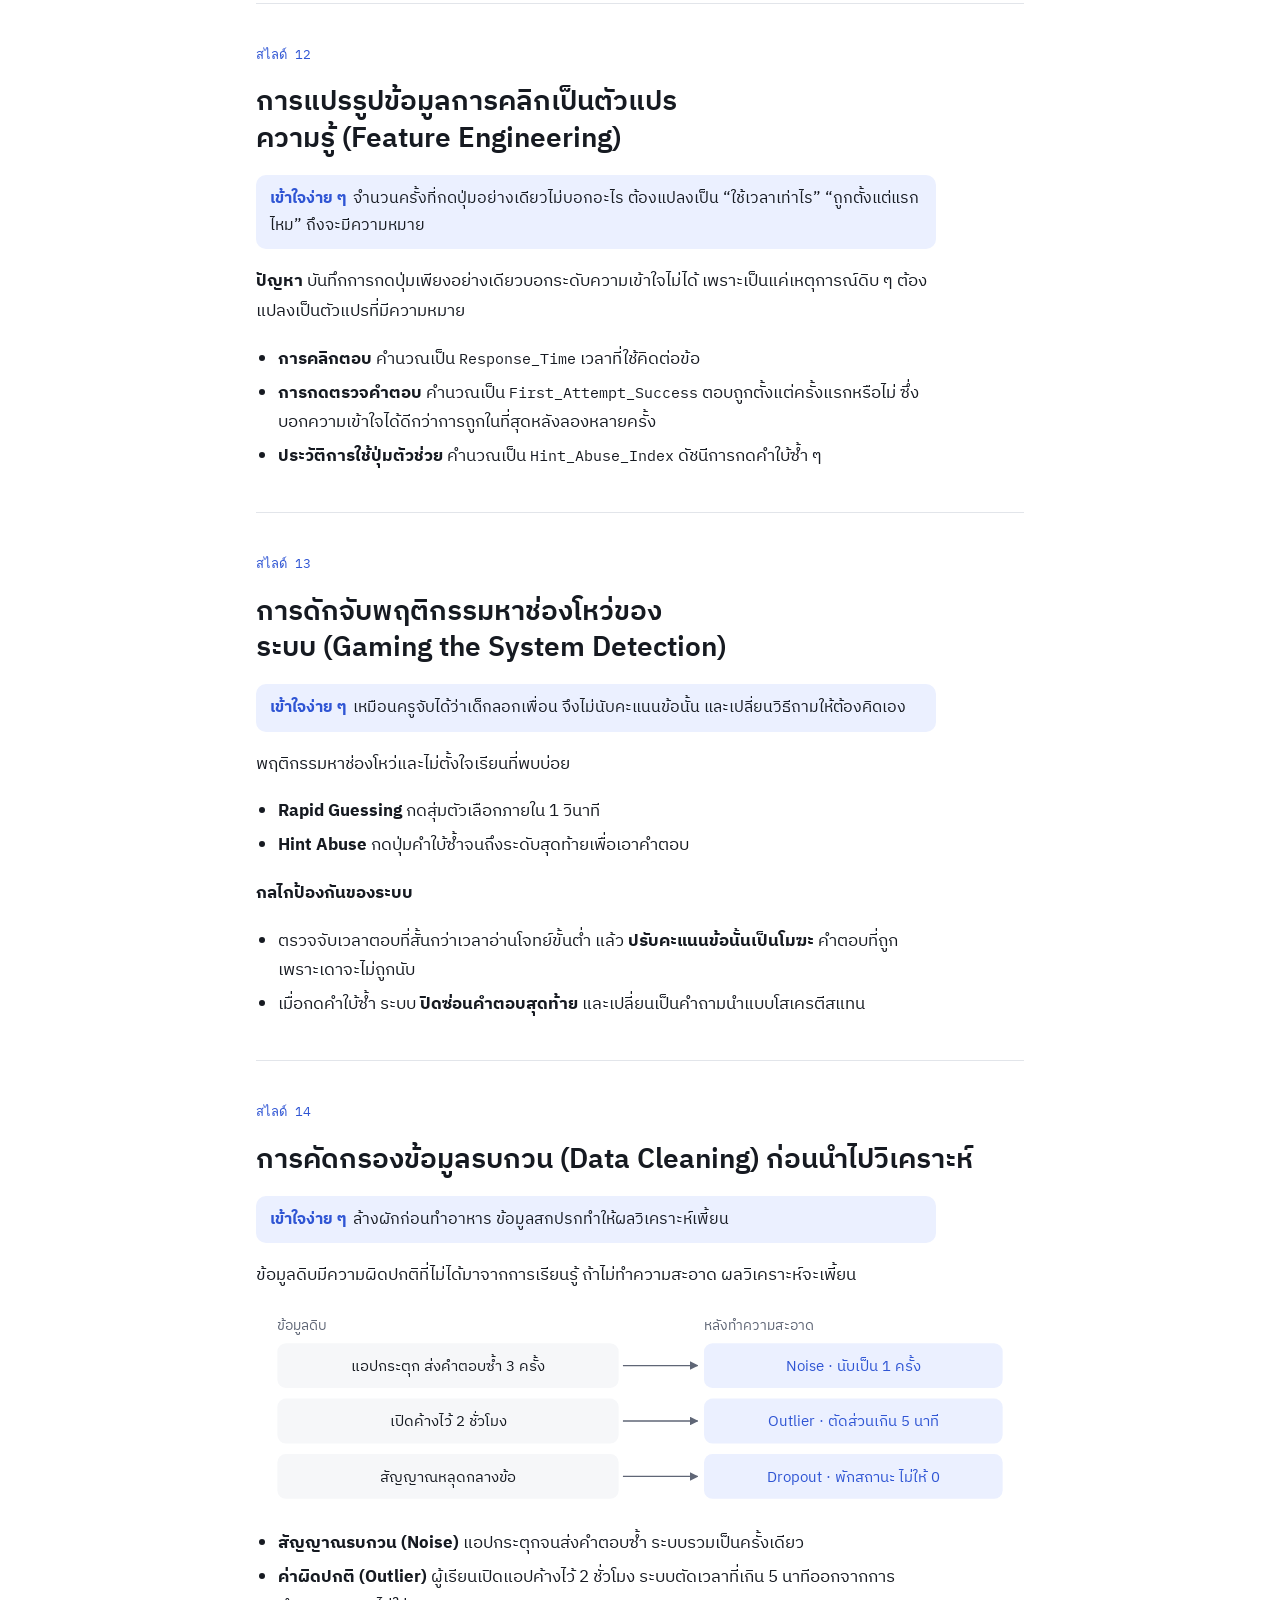
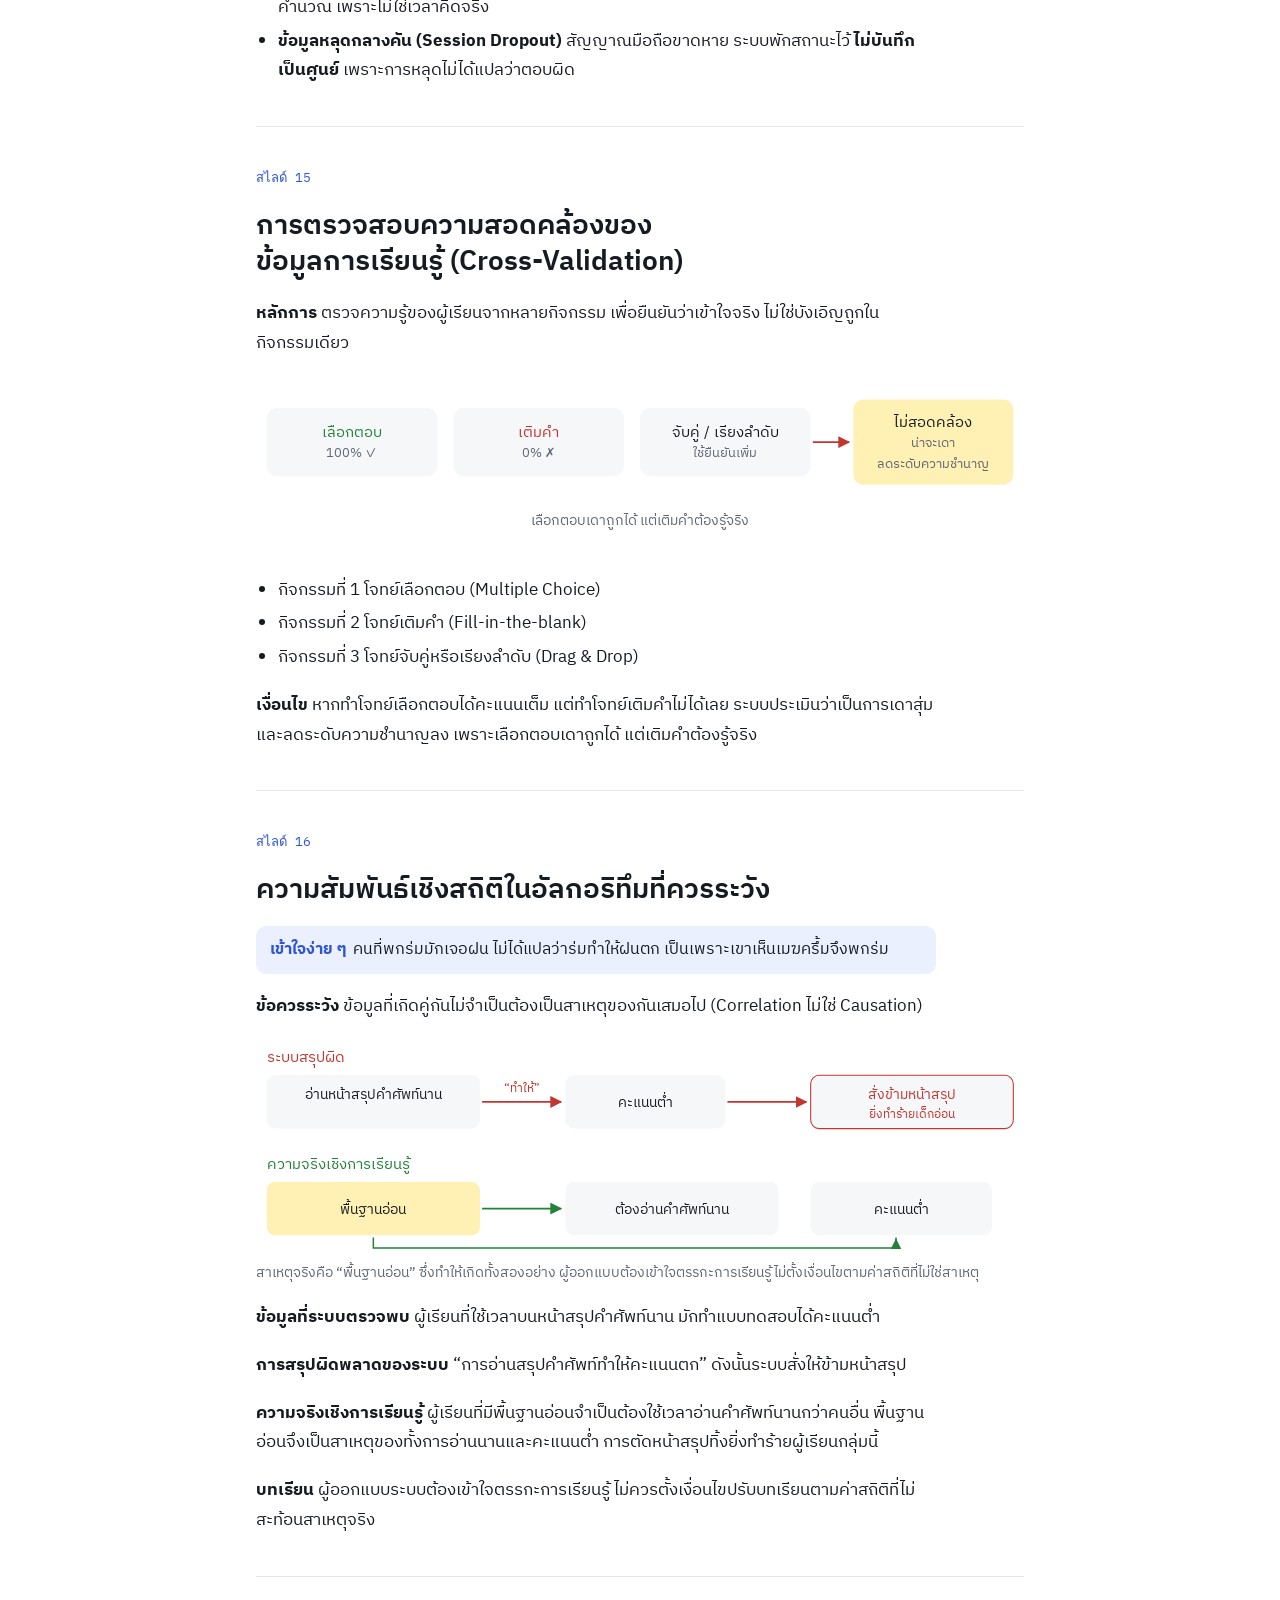
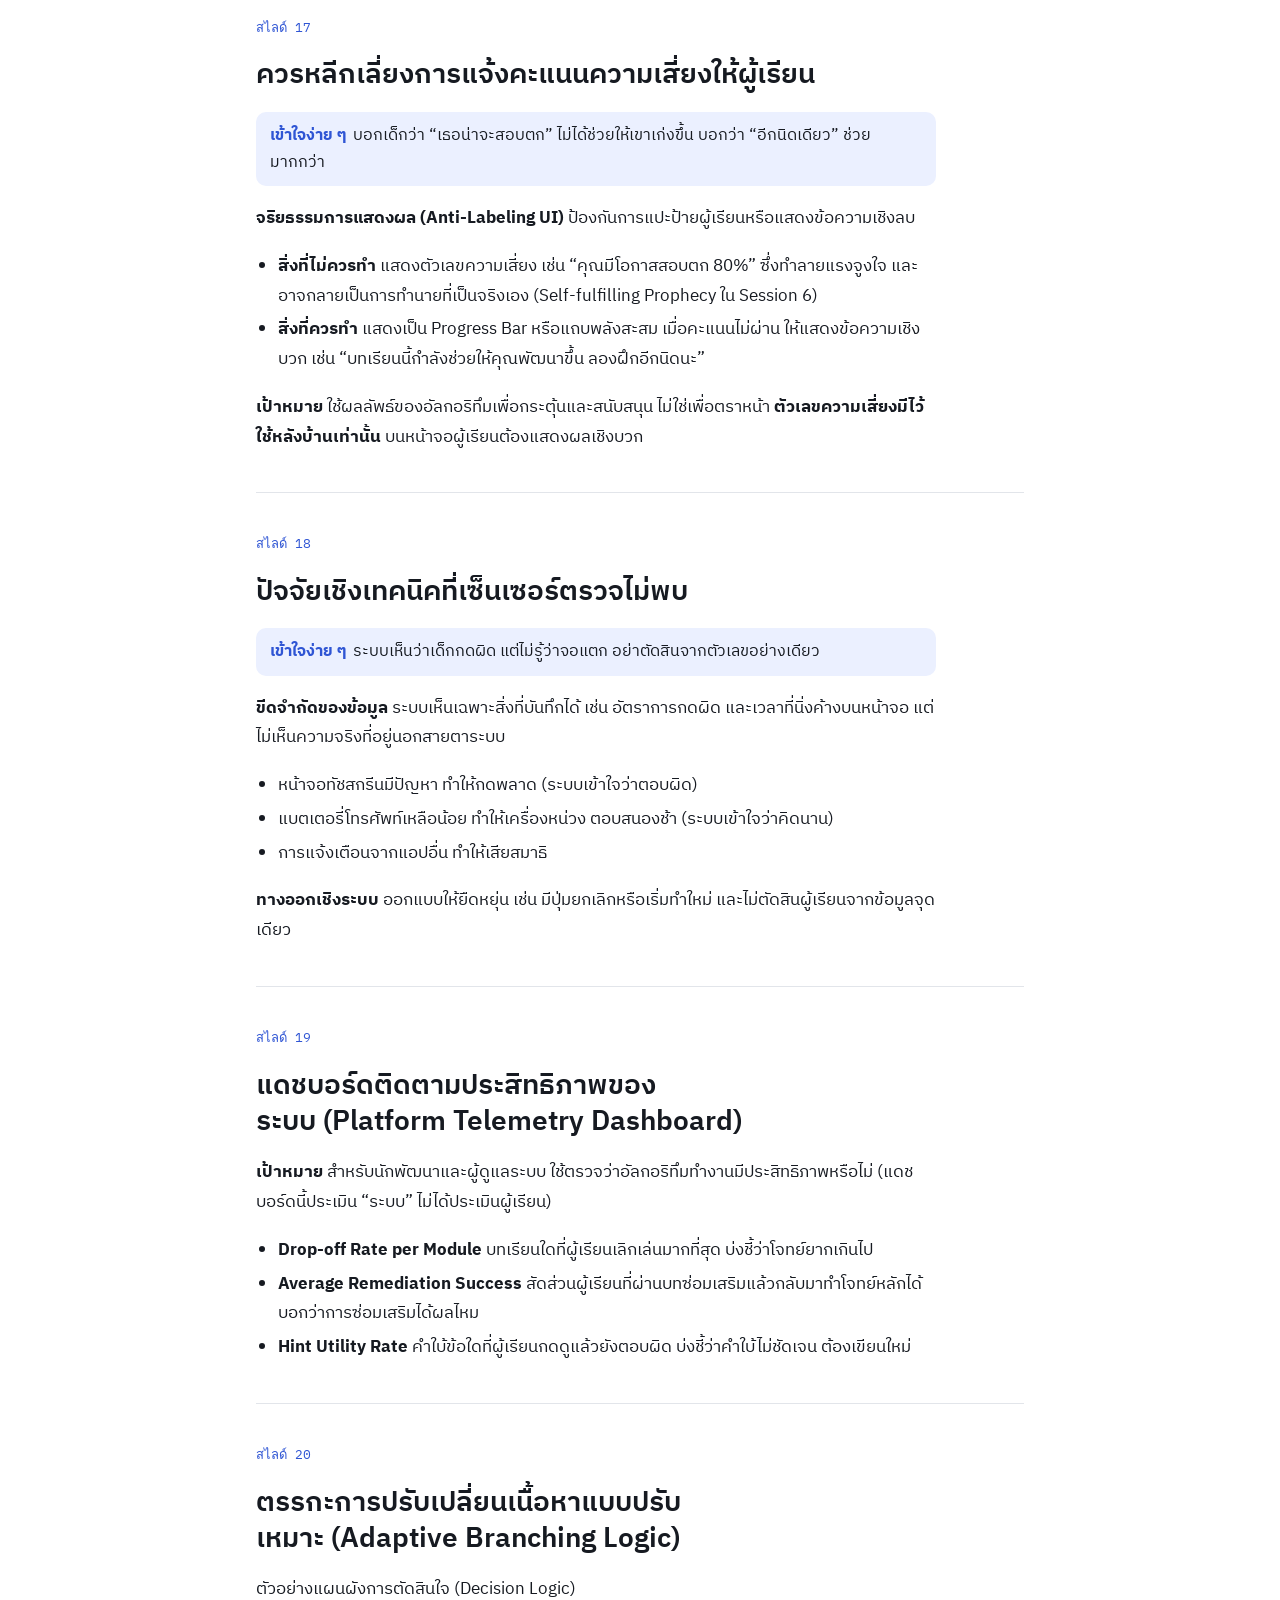
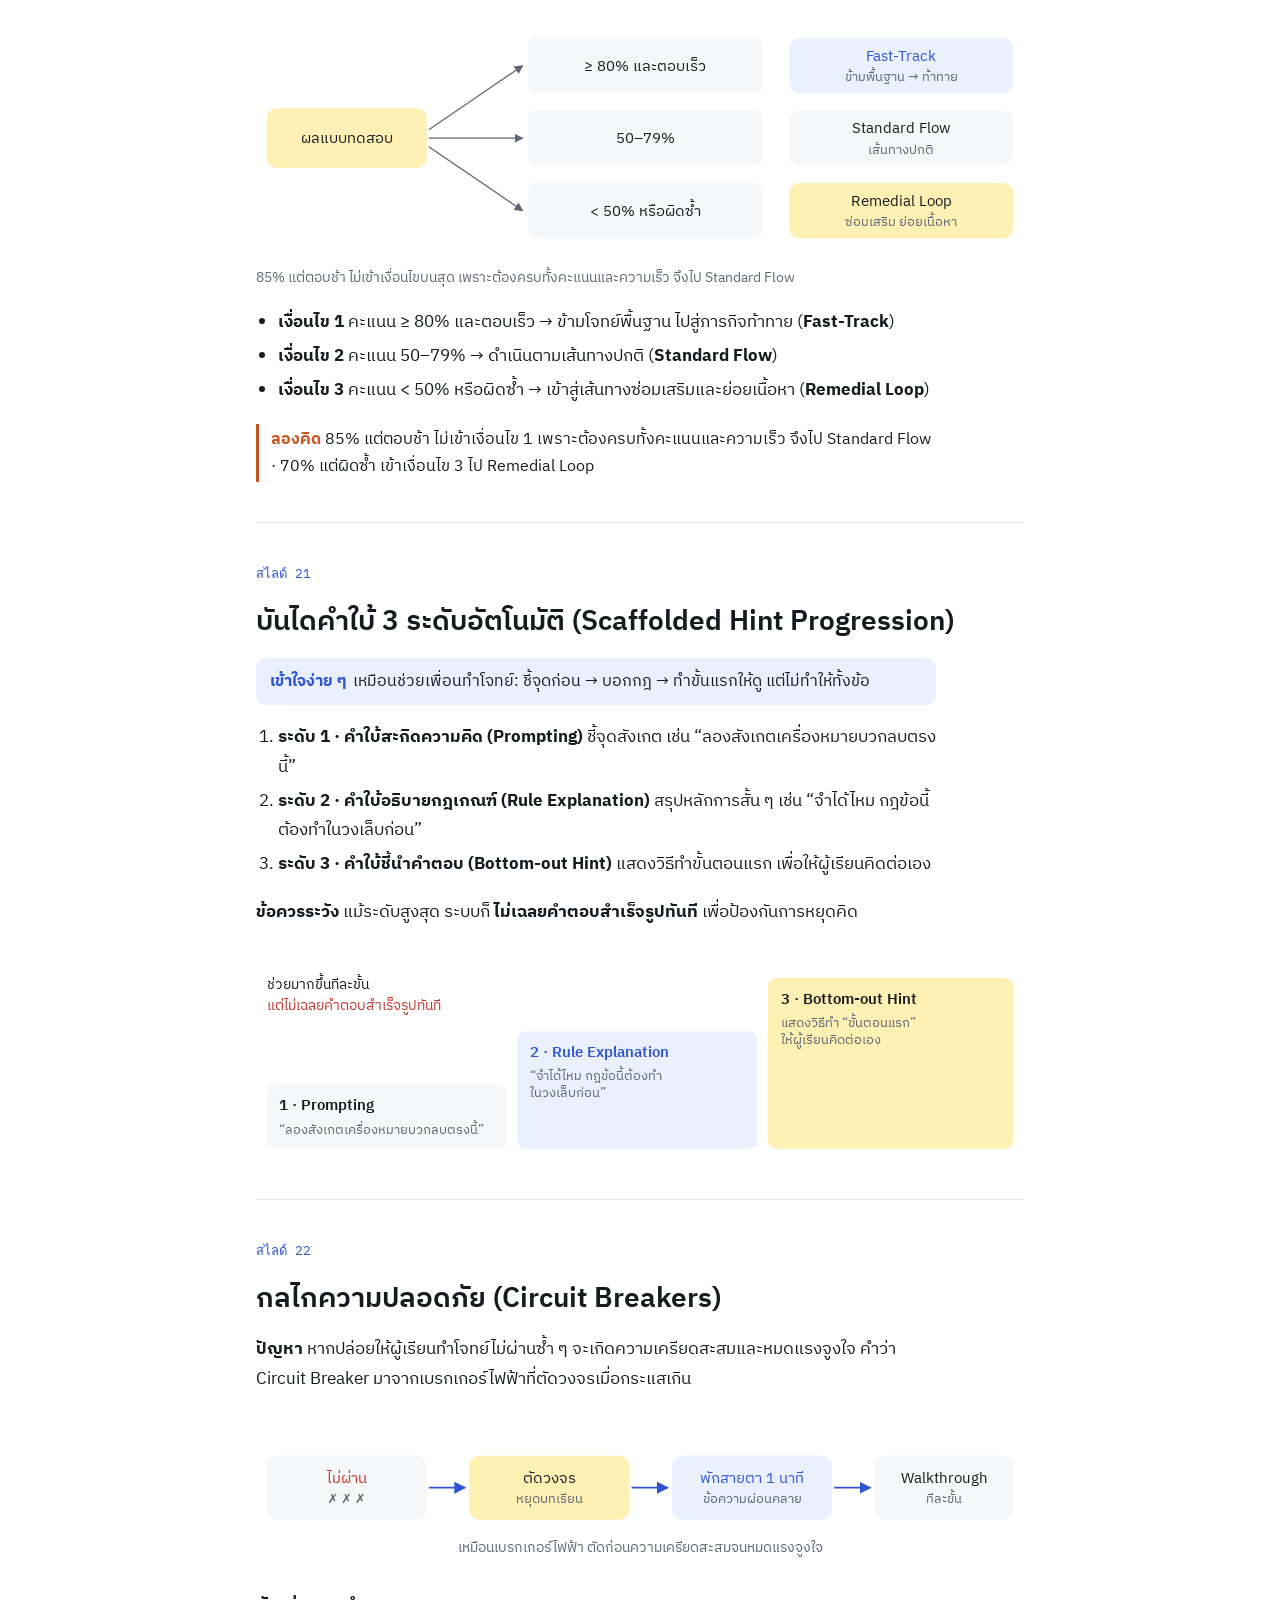
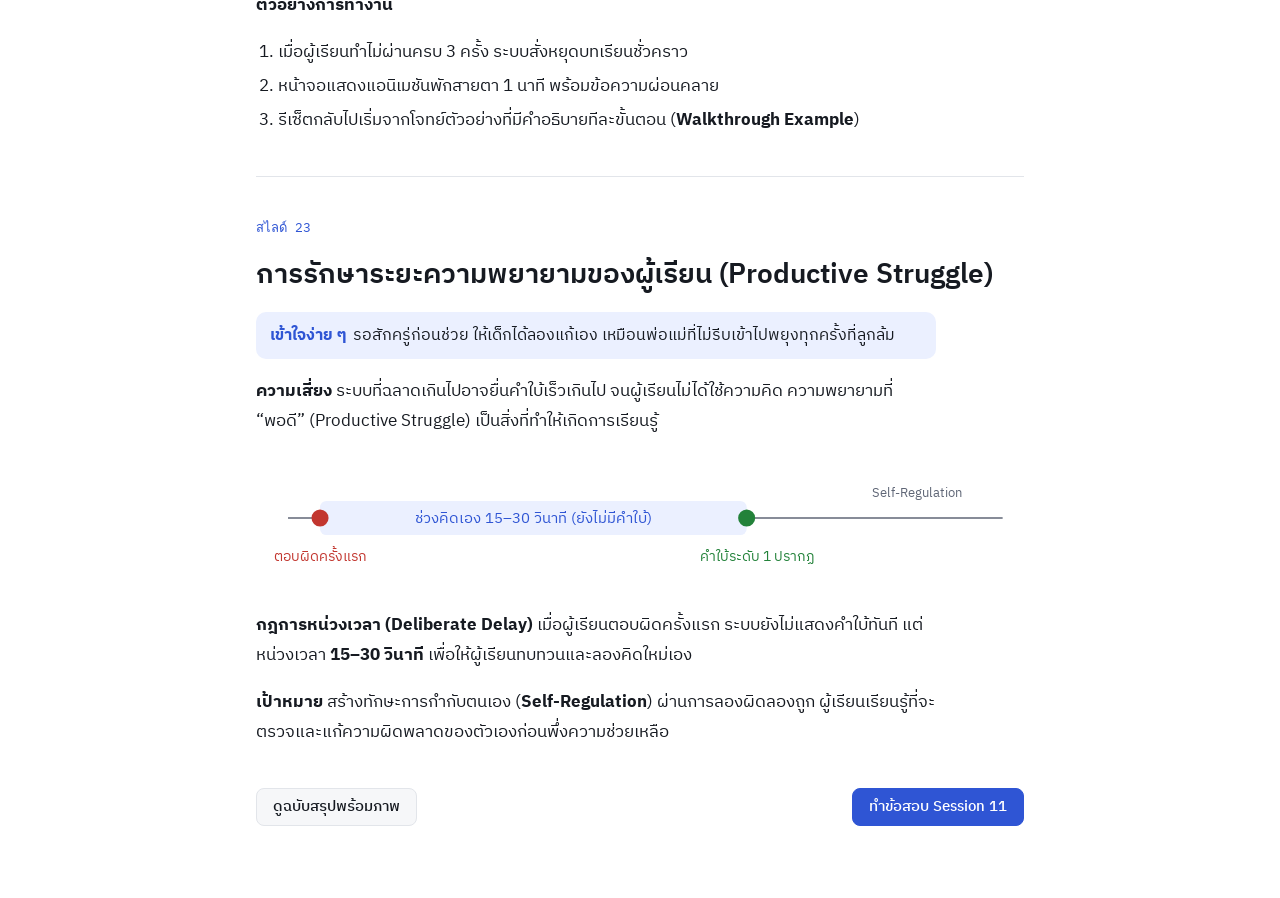
<file: sessions/s11-full.html>
<!doctype html>
<html lang="th">
<head>
<meta charset="utf-8">
<meta name="viewport" content="width=device-width, initial-scale=1, viewport-fit=cover">
<title>Session 11 ฉบับเต็ม · EDM &amp; Learning Analytics</title>
<meta name="description" content="เนื้อหาฉบับเต็ม Session 11 เหมืองข้อมูลทางการศึกษาและการวิเคราะห์ร่องรอยการเรียนรู้ อธิบายทีละสไลด์">
<link rel="preconnect" href="https://fonts.googleapis.com">
<link rel="preconnect" href="https://fonts.gstatic.com" crossorigin>
<link rel="stylesheet" href="https://fonts.googleapis.com/css2?family=IBM+Plex+Sans+Thai:wght@400;500;600&family=IBM+Plex+Mono:wght@400;500&display=swap">
<link rel="stylesheet" href="../assets/style.css">
</head>
<body>
<header class="topbar">
  <div class="topbar-inner">
    <a class="brand" href="../">ติวสอบ AI <span>เพื่อการศึกษา</span></a>
    <nav class="topnav" aria-label="เมนูหลัก">
      <a href="../">บทเรียน</a>
      <a href="../exam.html?s=11">ทำข้อสอบ</a>
    </nav>
  </div>
</header>

<main class="page" data-figs="1">

<section class="hero">
  <nav class="seg" aria-label="รูปแบบเนื้อหา"><a href="s11.html">ฉบับสรุป</a><a href="s11-full.html" aria-current="page">ฉบับเต็ม</a></nav>
  <div class="eyebrow">Session 11 · ฉบับเต็ม</div>
  <h1>เหมืองข้อมูลและระบบวิเคราะห์ร่องรอยการเรียนรู้อัจฉริยะ</h1>
  <p class="lede">อธิบายเนื้อหาทุกสไลด์ตามลำดับ ขยายความด้วยเหตุผลและตัวอย่าง อ่านคู่กับไฟล์ PDF ได้ทีละหน้า ถ้าอยากดูภาพประกอบหรือลองตรรกะปรับเหมาะ ให้เปิดฉบับสรุป</p>
  <details class="lesson-toc" open><summary>สารบัญรายสไลด์</summary><ol id="lessonToc"></ol></details>
</section>

<section class="note slide" id="s2" data-n="2">
  <div class="sec-tag">สไลด์ 2</div>
  <h2>วิวัฒนาการสู่ระบบปรับตามผู้เรียน</h2>
  <p class="easy"><b>เข้าใจง่าย ๆ</b>เส้นทางเดียวทุกคน เทียบกับ GPS ที่เปลี่ยนเส้นทางให้ตามสภาพรถติดของแต่ละคน</p>
  <p><b>ระบบคอมพิวเตอร์ช่วยสอนแบบเดิม (Static CAI)</b> ทุกคนเรียนตามลำดับเดียวกัน หน้า 1 → หน้า 2 → หน้า 3 หากตอบผิด ระบบเพียงแจ้งว่าผิด แล้วบังคับให้ทำซ้ำแบบเดิม ไม่ได้ช่วยให้เข้าใจว่าผิดเพราะอะไร</p>
  <p><b>ระบบผู้ช่วยสอนอัจฉริยะ (Adaptive Platform)</b> ตรวจวัดความถูกต้องและความเร็วของผู้เรียนแบบเรียลไทม์ แล้วปรับเนื้อหาแบบพลวัต (<b>Dynamic Branching</b>) คือแยกเส้นทางตามผู้เรียน</p>
  <ul>
    <li>ผู้เรียนที่เข้าใจสูง ข้ามไปโจทย์ที่ท้าทาย</li>
    <li>ผู้เรียนที่ติดขัด ได้รับโจทย์พื้นฐานเพื่อเสริมความเข้าใจทันที</li>
  </ul>
</section>

<section class="note slide" id="s3" data-n="3">
  <div class="sec-tag">สไลด์ 3</div>
  <h2>ร่องรอยดิจิทัลบนหน้าจอแอปพลิเคชัน</h2>
  <p class="easy"><b>เข้าใจง่าย ๆ</b>ทุกคลิกเหมือนรอยเท้าบนทราย ระบบเดินตามรอยเท้าเพื่อเดาว่าผู้เรียนไปทางไหนและติดตรงไหน</p>
  <p><b>ร่องรอยดิจิทัล (Digital Traces)</b> คือบันทึกทุกการกระทำของผู้เรียนบนแอป ใช้เป็นข้อมูลนำเข้าของระบบ ข้อมูลกิจกรรม 1 รายการมีโครงสร้าง</p>
  <figure>
    <div class="art">
    <svg viewBox="0 0 720 110" role="img" aria-label="โครงสร้าง log กิจกรรม">
      <g font-size="14" text-anchor="middle">
        <rect x="5" y="10" width="170" height="44" rx="8" class="f-pensoft"/><text x="90" y="38" class="f-pen">วัน-เวลา</text>
        <rect x="185" y="10" width="170" height="44" rx="8" class="f-pensoft"/><text x="270" y="38" class="f-pen">รหัสผู้เรียน</text>
        <rect x="365" y="10" width="170" height="44" rx="8" class="f-pensoft"/><text x="450" y="38" class="f-pen">คำสั่งการกระทำ</text>
        <rect x="545" y="10" width="170" height="44" rx="8" class="f-pensoft"/><text x="630" y="38" class="f-pen">วัตถุเป้าหมายบนจอ</text>
      </g>
      <text x="5" y="90" class="f-muted t-mono" font-size="13">2026-11-03 09:14:02 · S6501 · CLICK_HINT · ข้อ 7 ปุ่มคำใบ้</text>
    </svg>
    </div>
    <figcaption>บรรทัดล่างเป็นตัวอย่างสมมติ</figcaption>
  </figure>
  <pre class="code">[วัน-เวลา] + [รหัสผู้เรียน] + [คำสั่งการกระทำ] + [วัตถุเป้าหมายบนหน้าจอ]</pre>
  <p>เช่น เวลา 09:14 นักเรียนรหัส S6501 กดปุ่มคำใบ้ ของข้อ 7 (ตัวอย่างสมมติ)</p>
  <p><b>พฤติกรรมสำคัญ 4 อย่างที่ระบบบันทึก</b></p>
  <ul>
    <li><b>เวลาตอบสนอง (Response Latency)</b> จำนวนวินาทีที่ใช้คิดก่อนกดส่งคำตอบ</li>
    <li><b>การขอย้อนดู (Content Revisit)</b> การเปิดวิดีโอหรือเนื้อหาย้อนหลัง</li>
    <li><b>การขอตัวช่วย (Hint Request)</b> จำนวนครั้งและระดับของคำใบ้ที่กดขอ</li>
    <li><b>อัตราความถูกต้อง (Item Accuracy)</b> ผลการตอบถูกหรือผิดในแต่ละข้อ</li>
  </ul>
</section>

<section class="note slide" id="s4" data-n="4">
  <div class="sec-tag">สไลด์ 4</div>
  <h2>รูปแบบข้อมูลสำหรับโมเดลประมวลผล</h2>
  <p>ข้อมูลที่เตรียมป้อนให้โมเดลแบ่งเป็น 2 รูปแบบ ซึ่งถูกส่งไปคนละที่</p>
  <p><b>ข้อมูลตัวเลข (Numerical Logs)</b> เช่น เวลาที่ใช้ต่อข้อ จำนวนครั้งที่ทำโจทย์ซ้ำ เปอร์เซ็นต์ความถูกต้อง ป้อนเข้าอัลกอริทึมเพื่อ <b>ปรับระดับความยากของโจทย์ถัดไปทันที</b></p>
  <p><b>ข้อมูลข้อความ (Text Logs)</b> เช่น ข้อความที่ผู้เรียนพิมพ์ตอบในช่องแชตของระบบ ส่งเข้า <b>โมเดลภาษา (NLP)</b> เพื่อวิเคราะห์ว่าผู้เรียนเข้าใจแนวคิด (Concept) ใดผิด ซึ่งเชื่อมกับเนื้อหา Session 8</p>
</section>

<section class="note slide" id="s5" data-n="5">
  <div class="sec-tag">สไลด์ 5</div>
  <h2>การแบ่งหน้าที่ระหว่าง EDM และ Learning Analytics</h2>
  <p class="easy"><b>เข้าใจง่าย ๆ</b>EDM = หมอที่อ่านผลแล็บ · LA = พยาบาลที่ลงมือดูแลคนไข้ตามผลนั้น</p>
  <p>สองระบบนี้ทำงานร่วมกัน คนหนึ่งเป็นเครื่องประมวลผล อีกคนเป็นผู้จัดการบทเรียน</p>
  <figure><div class="art"><svg viewBox="0 0 720 170" role="img" aria-label="EDM ส่งผลวิเคราะห์ให้ LA"><defs><marker id="n11a" viewBox="0 0 10 10" refX="9" refY="5" markerWidth="7" markerHeight="7" orient="auto"><path d="M0,0 L10,5 L0,10 z" class="f-pen"/></marker></defs><rect x="5" y="40" width="120" height="56" rx="10" class="f-surface"/><text x="65" y="72.5" text-anchor="middle" class="f-ink" font-size="13">ร่องรอยการคลิก</text><line x1="127" y1="68" x2="153" y2="68" class="s-pen" stroke-width="1.6" marker-end="url(#n11a)"/><rect x="158" y="30" width="160" height="76" rx="10" class="f-pensoft"/><text x="238" y="63.4" text-anchor="middle" class="f-pen" font-size="14">EDM · หลังบ้าน</text><text x="238" y="82.4" text-anchor="middle" class="f-muted" font-size="12">วิเคราะห์ ทำนาย</text><line x1="320" y1="68" x2="346" y2="68" class="s-pen" stroke-width="1.6" marker-end="url(#n11a)"/><rect x="351" y="40" width="110" height="56" rx="10" class="f-surface"/><text x="406" y="63.5" text-anchor="middle" class="f-ink" font-size="13">“เสี่ยง 70%”</text><text x="406" y="81.5" text-anchor="middle" class="f-muted" font-size="11">เก็บหลังบ้าน</text><line x1="463" y1="68" x2="489" y2="68" class="s-pen" stroke-width="1.6" marker-end="url(#n11a)"/><rect x="494" y="30" width="160" height="76" rx="10" class="f-hl"/><text x="574" y="63.4" text-anchor="middle" class="f-ink" font-size="14">LA · หน้าบ้าน</text><text x="574" y="82.4" text-anchor="middle" class="f-muted" font-size="12">ตัดสินใจแสดงผล</text><g font-size="12" class="f-muted" text-anchor="middle"><text x="238" y="130">เหมือนเซ็นเซอร์ + สมองกลของรถ</text><text x="574" y="130">เหมือนระบบสั่งเร่ง / เบรก</text><text x="574" y="150">เช่น ส่งข้อความกระตุ้น สลับข้อสอบ</text></g></svg></div></figure>
  <p><b>EDM (Educational Data Mining · ระบบหลังบ้าน)</b> วิเคราะห์ข้อมูลเชิงสถิติ ค้นหาแบบแผนการคลิก และคำนวณโอกาสที่ผู้เรียนจะสอบตก</p>
  <p><b>LA (Learning Analytics · ระบบหน้าบ้าน)</b> วิเคราะห์การเรียนรู้โดยนำผลลัพธ์จาก EDM มาตัดสินใจว่าจะแสดงอะไรบนหน้าจอ เช่น ส่งข้อความกระตุ้น หรือสับรางข้อสอบ</p>
  <p><b>เปรียบเทียบกับรถยนต์</b> EDM คือเซ็นเซอร์และสมองกลที่ตรวจวัดความเร็วของรถ ส่วน LA คือระบบขับเคลื่อนอัตโนมัติที่สั่งเร่งหรือเบรกตามสภาพถนน</p>
  <p class="exam"><b>จุดออกสอบ</b> EDM = หลังบ้าน วิเคราะห์/ทำนาย · LA = หน้าบ้าน นำผลไปปรับการแสดงผล</p>
</section>

<section class="note slide" id="s6" data-n="6">
  <div class="sec-tag">สไลด์ 6</div>
  <h2>วงจรการประมวลผลอัตโนมัติภายในแอปพลิเคชัน</h2>
  <p class="easy"><b>เข้าใจง่าย ๆ</b>เหมือนแอร์อัตโนมัติ วัดอุณหภูมิ → ตัดสินใจ → ปรับความเย็น → วัดใหม่ วนไปเองตลอด</p>
  <p><b>ผังวงจรการทำงานอัตโนมัติ (Automated Processing Pipeline)</b></p>
  <figure>
    <div class="art">
    <svg viewBox="0 0 720 270" role="img" aria-label="วงจรปิด 6 ขั้นของ pipeline">
      <defs><marker id="a11" viewBox="0 0 10 10" refX="9" refY="5" markerWidth="7" markerHeight="7" orient="auto"><path d="M0,0 L10,5 L0,10 z" class="f-pen"/></marker></defs>
      <g font-size="13" text-anchor="middle">
        <rect x="30" y="20" width="190" height="50" rx="10" class="f-surface"/><text x="125" y="50" class="f-ink">1 ผู้เรียนทำกิจกรรม</text>
        <rect x="265" y="20" width="190" height="50" rx="10" class="f-surface"/><text x="360" y="50" class="f-ink">2 บันทึกร่องรอยดิจิทัล</text>
        <rect x="500" y="20" width="190" height="50" rx="10" class="f-surface"/><text x="595" y="50" class="f-ink">3 แปลงเป็นตัวชี้วัด</text>
        <rect x="500" y="190" width="190" height="50" rx="10" class="f-pensoft"/><text x="595" y="220" class="f-pen">4 AI ประเมินแนวคิด</text>
        <rect x="265" y="190" width="190" height="50" rx="10" class="f-pensoft"/><text x="360" y="220" class="f-pen">5 ปรับเนื้อหาอัตโนมัติ</text>
        <rect x="30" y="190" width="190" height="50" rx="10" class="f-hl"/><text x="125" y="220" class="f-ink">6 กลับไปหน้าจอผู้เรียน</text>
      </g>
      <g class="s-pen" stroke-width="1.6">
        <line x1="221" y1="45" x2="261" y2="45" marker-end="url(#a11)"/>
        <line x1="456" y1="45" x2="496" y2="45" marker-end="url(#a11)"/>
        <line x1="595" y1="72" x2="595" y2="186" marker-end="url(#a11)"/>
        <line x1="499" y1="215" x2="459" y2="215" marker-end="url(#a11)"/>
        <line x1="264" y1="215" x2="224" y2="215" marker-end="url(#a11)"/>
        <line x1="125" y1="188" x2="125" y2="74" marker-end="url(#a11)"/>
      </g>
      <text x="360" y="135" text-anchor="middle" class="f-muted" font-size="13">วงจรปิดเรียลไทม์</text>
      <text x="360" y="153" text-anchor="middle" class="f-muted" font-size="13">ไม่ต้องรอมนุษย์สั่ง</text>
    </svg>
    </div>
  </figure>
  <ol>
    <li>ผู้เรียนทำกิจกรรมบนแอป</li>
    <li>ระบบบันทึกร่องรอยดิจิทัล</li>
    <li>แปลงเป็นตัวชี้วัด</li>
    <li>AI ประเมินแนวคิด</li>
    <li>ระบบปรับเปลี่ยนเนื้อหาอัตโนมัติ</li>
    <li>วนกลับไปหน้าจอผู้เรียน</li>
  </ol>
  <p><b>คุณสมบัติ</b> ทำงานเป็นวงจรปิดแบบเรียลไทม์ โดยไม่ต้องรอการสั่งการจากมนุษย์ ทุกครั้งที่ผู้เรียนกดอะไร วงจรนี้ก็หมุนอีกรอบ</p>
</section>

<section class="note slide" id="s7" data-n="7">
  <div class="sec-tag">สไลด์ 7</div>
  <h2>การตรวจจับและแก้ปัญหาผู้เรียนคิดไม่ออกอัตโนมัติ</h2>
  <p><b>กลไก Automated Remediation Loop</b> (วงจรซ่อมเสริมอัตโนมัติ)</p>
  <figure><div class="art"><svg viewBox="0 0 720 180" role="img" aria-label="วงจรซ่อมเสริมอัตโนมัติ"><defs><marker id="n11b" viewBox="0 0 10 10" refX="9" refY="5" markerWidth="7" markerHeight="7" orient="auto"><path d="M0,0 L10,5 L0,10 z" class="f-pen"/></marker></defs><rect x="10" y="40" width="200" height="64" rx="10" class="f-surface"/><text x="110" y="67.4" text-anchor="middle" class="f-ink" font-size="14">โจทย์สมการ</text><text x="110" y="86.4" text-anchor="middle" class="f-muted" font-size="12">✗ ✗ ✗ + เวลาเพิ่มผิดปกติ</text><line x1="212" y1="72" x2="256" y2="72" class="s-pen" stroke-width="1.6" marker-end="url(#n11b)"/><rect x="260" y="40" width="200" height="64" rx="10" class="f-hl"/><text x="360" y="67.4" text-anchor="middle" class="f-ink" font-size="14">พักโจทย์ไว้</text><text x="360" y="86.4" text-anchor="middle" class="f-muted" font-size="12">ดึงโจทย์ปูพื้นฐานมาแทน</text><line x1="462" y1="72" x2="506" y2="72" class="s-pen" stroke-width="1.6" marker-end="url(#n11b)"/><rect x="510" y="40" width="200" height="64" rx="10" class="f-surface"/><text x="610" y="67.4" text-anchor="middle" class="f-good" font-size="14">บวกลบติดลบ ✓</text><text x="610" y="86.4" text-anchor="middle" class="f-muted" font-size="12">ผ่านพื้นฐานแล้ว</text><path d="M610 106 V140 H110 V108" class="s-pen" stroke-width="1.4" stroke-dasharray="5 4" marker-end="url(#n11b)"/><text x="360" y="162" text-anchor="middle" class="f-muted" font-size="13">พากลับไปทำโจทย์สมการเดิมอีกครั้ง</text></svg></div></figure>
  <p><b>สัญญาณที่ตรวจพบ</b> ผู้เรียนทำโจทย์เรื่องเดิมผิดติดต่อกัน 3 ครั้ง และเวลาที่ใช้ต่อข้อเพิ่มขึ้นผิดปกติ</p>
  <p><b>การวินิจฉัยของระบบ</b> เกิดภาวะคิดไม่ออก (<b>Impasse State</b>)</p>
  <p><b>การตอบสนองอัตโนมัติ</b></p>
  <ol>
    <li>ระงับโจทย์ปัจจุบันชั่วคราว</li>
    <li>ดึงโจทย์ปูพื้นฐาน (<b>Prerequisite Concept</b>) มาให้ทำแทนทันที</li>
    <li>เมื่อทำผ่านแล้ว จึงพากลับไปทำโจทย์เดิมอีกครั้ง</li>
  </ol>
  <p>หลักนี้ตรงกับ Domain Model ใน Session 10 ที่ว่าปัญหาปัจจุบันมักมาจากพื้นฐานที่ยังไม่แน่น</p>
</section>

<section class="note slide" id="s8" data-n="8">
  <div class="sec-tag">สไลด์ 8</div>
  <h2>การคาดการณ์ความเสี่ยงที่ผู้เรียนจะเลิกใช้งาน (Drop-out Prediction)</h2>
  <p class="easy"><b>เข้าใจง่าย ๆ</b>เหมือนสังเกตว่าเพื่อนเริ่มมาเรียนสาย หลับบ่อย ส่งงานไม่ครบ แล้วรีบเข้าไปคุยก่อนเขาจะหยุดเรียน</p>
  <p><b>ปัญหา</b> ผู้เรียนอาจปิดแอปและเลิกใช้ เมื่อเนื้อหายากเกินไปหรือรู้สึกเบื่อ</p>
  <p><b>ตัวแปรพยากรณ์ความเสี่ยง</b></p>
  <ul>
    <li>อัตราการกดข้ามบทเรียน (<b>Skip Rate</b>) สูงขึ้น</li>
    <li>เวลาที่ใช้ทำกิจกรรมต่อวันลดลงต่อเนื่อง</li>
    <li>ความถี่ในการตอบผิดติดต่อกันหลายครั้ง</li>
  </ul>
  <p><b>การทำงานเชิงรุก</b> อัลกอริทึมคำนวณคะแนนความเสี่ยง (<b>Churn / Drop-out Score</b>) เพื่อเตรียมมาตรการดึงดูดใจ <b>ก่อน</b> ที่ผู้เรียนจะเลิกใช้งาน เช่น ปรับเนื้อหาให้ง่ายลงหรือส่งข้อความให้กำลังใจ</p>
</section>

<section class="note slide" id="s9" data-n="9">
  <div class="sec-tag">สไลด์ 9</div>
  <h2>การนำผลการทำนายไปใช้ปรับเนื้อหาบทเรียน</h2>
  <p><b>การจำแนกระดับความชำนาญ (Mastery Classification)</b> แยกสถานะผู้เรียนเป็น <b>ยังไม่เข้าใจ</b>, <b>กำลังพัฒนา</b> หรือ <b>บรรลุเป้าหมาย</b> ผลลัพธ์ใช้ปลดล็อกด่านถัดไป หรือล็อกไว้ให้ฝึกซ้ำ</p>
  <figure><div class="art"><svg viewBox="0 0 720 130" role="img" aria-label="สามระดับความชำนาญ"><rect x="20" y="40" width="226" height="36" rx="6" class="f-surface"/><rect x="250" y="40" width="226" height="36" rx="6" class="f-pensoft"/><rect x="480" y="40" width="226" height="36" rx="6" class="f-hl"/><g font-size="14" text-anchor="middle"><text x="133" y="63" class="f-ink">ยังไม่เข้าใจ</text><text x="363" y="63" class="f-pen">กำลังพัฒนา</text><text x="593" y="63" class="f-ink">บรรลุเป้าหมาย</text></g><g font-size="12" text-anchor="middle" class="f-muted"><text x="133" y="100">ล็อกด่าน · ฝึกซ้ำ</text><text x="363" y="100">ฝึกต่อในระดับเดิม</text><text x="593" y="100">ปลดล็อกด่านถัดไป</text></g><path d="M300 20 L310 34 L320 20 Z" class="f-pen"/><text x="330" y="30" class="f-pen" font-size="12">ผู้เรียนตอนนี้</text></svg></div><figcaption>Mastery Classification · ส่วน Elo หรือ IRT ใช้เลือกความยากของข้อถัดไปภายในแต่ละช่วง</figcaption></figure>
  <p><b>การประมาณค่าระดับความสามารถ (Proficiency Estimation)</b> คำนวณเป็นคะแนนทักษะสะสม เช่น <b>Elo Rating</b> (ระบบจัดอันดับแบบที่ใช้ในหมากรุก ผู้เรียนกับโจทย์ต่างมีคะแนน ทำโจทย์ยากผ่านได้คะแนนเพิ่มมาก) หรือ <b>Item Response Theory</b> (ทฤษฎีที่ประมาณความสามารถจากรูปแบบการตอบข้อสอบที่มีความยากต่างกัน) ผลลัพธ์ใช้สุ่มเลือกโจทย์ที่มีความยากเหมาะกับระดับปัจจุบัน</p>
</section>

<section class="note slide" id="s10" data-n="10">
  <div class="sec-tag">สไลด์ 10</div>
  <h2>การจัดกลุ่มผู้เรียนอัตโนมัติ (Clustering)</h2>
  <p class="easy"><b>เข้าใจง่าย ๆ</b>จับกลุ่มคนที่เรียนคล้ายกันไว้ด้วยกัน โดยไม่ต้องตั้งเกณฑ์ไว้ก่อน แล้วค่อยดูว่าแต่ละกลุ่มต้องการอะไร</p>
  <p><b>การค้นหากลุ่มรูปแบบการเรียนรู้ (Learner Clustering)</b> อัลกอริทึมจัดผู้เรียนที่มีพฤติกรรมการใช้งานคล้ายกันไว้ด้วยกัน <b>โดยไม่ต้องกำหนดเกณฑ์ล่วงหน้า</b> เป็นการใช้ Unsupervised Learning จาก Session 6</p>
  <figure>
      <svg viewBox="0 0 280 240" role="img" aria-label="กราฟจัดกลุ่มผู้เรียนตามเวลาและความถูกต้อง">
        <path d="M34 206 H270 M34 206 V10" class="s-axis"/>
        <text x="152" y="232" text-anchor="middle" class="f-muted" font-size="12">เวลาเฉลี่ยต่อบทเรียน →</text>
        <text x="14" y="108" text-anchor="middle" class="f-muted" font-size="12" transform="rotate(-90 14 108)">สัดส่วนตอบถูก →</text>
        <g class="f-A"><circle cx="70" cy="40" r="5"/><circle cx="84" cy="30" r="5"/><circle cx="62" cy="54" r="5"/><circle cx="92" cy="48" r="5"/><circle cx="78" cy="62" r="5"/></g>
        <g class="f-B"><circle cx="210" cy="160" r="5"/><circle cx="228" cy="172" r="5"/><circle cx="240" cy="150" r="5"/><circle cx="220" cy="186" r="5"/><circle cx="250" cy="176" r="5"/></g>
        <g class="f-pen"><circle cx="50" cy="176" r="5"/><circle cx="60" cy="188" r="5"/><circle cx="44" cy="192" r="5"/><circle cx="66" cy="168" r="5"/></g>
        <text x="104" y="40" class="f-A" font-size="12">Fast Learners</text>
        <text x="170" y="132" class="f-B" font-size="12">Struggling</text>
        <text x="76" y="182" class="f-pen" font-size="12">Guessers</text>
      </svg>
      <figcaption>แกน X = เวลาเฉลี่ยต่อบทเรียน · แกน Y = สัดส่วนตอบถูก (สไลด์ 10)</figcaption>
    </figure>
  <p><b>ตัวแปรที่ใช้วัดระยะห่าง</b> แกน X คือเวลาเฉลี่ยที่ใช้ต่อบทเรียน แกน Y คือสัดส่วนการทำแบบฝึกหัดถูกต้อง ผู้เรียนแต่ละคนเป็นจุดบนกราฟ จุดที่อยู่ใกล้กันถูกจัดเป็นกลุ่มเดียวกัน</p>
  <p><b>ประโยชน์</b> แพลตฟอร์มกำหนดกลยุทธ์การแสดงผลให้เหมาะกับแต่ละกลุ่มได้พร้อมกัน แทนที่จะใช้วิธีเดียวกับทุกคน</p>
</section>

<section class="note slide" id="s11" data-n="11">
  <div class="sec-tag">สไลด์ 11</div>
  <h2>กลุ่มพฤติกรรมบนแอปพลิเคชันการเรียนรู้</h2>
  <ul>
    <li><b>กลุ่มเรียนเร็ว ความถูกต้องสูง (Fast Learners)</b> ใช้เวลาน้อย ตอบถูกเกือบทั้งหมด ระบบปรับให้ข้ามโจทย์พื้นฐาน</li>
    <li><b>กลุ่มพยายามสูงแต่คิดไม่ออก (Struggling Learners)</b> ใช้เวลานาน ทำซ้ำบ่อย แต่ตอบผิด ระบบส่งคำใบ้และวิดีโออธิบายสั้น</li>
    <li><b>กลุ่มเดาสุ่มแบบลองผิดลองถูก (Trial-and-Error Guessers)</b> ตอบเร็วมาก ผิดจำนวนมาก ระบบหน่วงเวลาล็อกปุ่มตอบ ให้ต้องคิดก่อน</li>
    <li><b>กลุ่มใช้งานสั้น ๆ สม่ำเสมอ (Bite-sized Users)</b> ใช้งานวันละ 3–5 นาที ระบบจัดคอนเทนต์แบบกระชับให้</li>
  </ul>
  <p class="exam"><b>จุดออกสอบ</b> Struggling กับ Guessers ตอบผิดเหมือนกัน ต่างกันที่ <b>เวลา</b> Struggling ใช้เวลานาน Guessers ใช้เวลาน้อยมาก วิธีช่วยจึงต่างกัน</p>
</section>

<section class="note slide" id="s12" data-n="12">
  <div class="sec-tag">สไลด์ 12</div>
  <h2>การแปรรูปข้อมูลการคลิกเป็นตัวแปรความรู้ (Feature Engineering)</h2>
  <p class="easy"><b>เข้าใจง่าย ๆ</b>จำนวนครั้งที่กดปุ่มอย่างเดียวไม่บอกอะไร ต้องแปลงเป็น “ใช้เวลาเท่าไร” “ถูกตั้งแต่แรกไหม” ถึงจะมีความหมาย</p>
  <p><b>ปัญหา</b> บันทึกการกดปุ่มเพียงอย่างเดียวบอกระดับความเข้าใจไม่ได้ เพราะเป็นแค่เหตุการณ์ดิบ ๆ ต้องแปลงเป็นตัวแปรที่มีความหมาย</p>
  <ul>
    <li><b>การคลิกตอบ</b> คำนวณเป็น <code>Response_Time</code> เวลาที่ใช้คิดต่อข้อ</li>
    <li><b>การกดตรวจคำตอบ</b> คำนวณเป็น <code>First_Attempt_Success</code> ตอบถูกตั้งแต่ครั้งแรกหรือไม่ ซึ่งบอกความเข้าใจได้ดีกว่าการถูกในที่สุดหลังลองหลายครั้ง</li>
    <li><b>ประวัติการใช้ปุ่มตัวช่วย</b> คำนวณเป็น <code>Hint_Abuse_Index</code> ดัชนีการกดคำใบ้ซ้ำ ๆ</li>
  </ul>
</section>

<section class="note slide" id="s13" data-n="13">
  <div class="sec-tag">สไลด์ 13</div>
  <h2>การดักจับพฤติกรรมหาช่องโหว่ของระบบ (Gaming the System Detection)</h2>
  <p class="easy"><b>เข้าใจง่าย ๆ</b>เหมือนครูจับได้ว่าเด็กลอกเพื่อน จึงไม่นับคะแนนข้อนั้น และเปลี่ยนวิธีถามให้ต้องคิดเอง</p>
  <p>พฤติกรรมหาช่องโหว่และไม่ตั้งใจเรียนที่พบบ่อย</p>
  <ul>
    <li><b>Rapid Guessing</b> กดสุ่มตัวเลือกภายใน 1 วินาที</li>
    <li><b>Hint Abuse</b> กดปุ่มคำใบ้ซ้ำจนถึงระดับสุดท้ายเพื่อเอาคำตอบ</li>
  </ul>
  <p><b>กลไกป้องกันของระบบ</b></p>
  <ul>
    <li>ตรวจจับเวลาตอบที่สั้นกว่าเวลาอ่านโจทย์ขั้นต่ำ แล้ว <b>ปรับคะแนนข้อนั้นเป็นโมฆะ</b> คำตอบที่ถูกเพราะเดาจะไม่ถูกนับ</li>
    <li>เมื่อกดคำใบ้ซ้ำ ระบบ <b>ปิดซ่อนคำตอบสุดท้าย</b> และเปลี่ยนเป็นคำถามนำแบบโสเครตีสแทน</li>
  </ul>
</section>

<section class="note slide" id="s14" data-n="14">
  <div class="sec-tag">สไลด์ 14</div>
  <h2>การคัดกรองข้อมูลรบกวน (Data Cleaning) ก่อนนำไปวิเคราะห์</h2>
  <p class="easy"><b>เข้าใจง่าย ๆ</b>ล้างผักก่อนทำอาหาร ข้อมูลสกปรกทำให้ผลวิเคราะห์เพี้ยน</p>
  <p>ข้อมูลดิบมีความผิดปกติที่ไม่ได้มาจากการเรียนรู้ ถ้าไม่ทำความสะอาด ผลวิเคราะห์จะเพี้ยน</p>
  <figure><div class="art"><svg viewBox="0 0 720 190" role="img" aria-label="ข้อมูลก่อนและหลังทำความสะอาด"><defs><marker id="n11c" viewBox="0 0 10 10" refX="9" refY="5" markerWidth="7" markerHeight="7" orient="auto"><path d="M0,0 L10,5 L0,10 z" class="f-muted"/></marker></defs><text x="20" y="20" class="f-muted" font-size="13">ข้อมูลดิบ</text><text x="420" y="20" class="f-muted" font-size="13">หลังทำความสะอาด</text><rect x="20" y="32" width="320" height="42" rx="8" class="f-surface"/><text x="180" y="57.9" text-anchor="middle" class="f-ink" font-size="14">แอปกระตุก ส่งคำตอบซ้ำ 3 ครั้ง</text><line x1="344" y1="53" x2="414" y2="53" class="s-axis" stroke-width="1.4" marker-end="url(#n11c)"/><rect x="420" y="32" width="280" height="42" rx="8" class="f-pensoft"/><text x="560" y="57.9" text-anchor="middle" class="f-pen" font-size="14">Noise · นับเป็น 1 ครั้ง</text><rect x="20" y="84" width="320" height="42" rx="8" class="f-surface"/><text x="180" y="109.9" text-anchor="middle" class="f-ink" font-size="14">เปิดค้างไว้ 2 ชั่วโมง</text><line x1="344" y1="105" x2="414" y2="105" class="s-axis" stroke-width="1.4" marker-end="url(#n11c)"/><rect x="420" y="84" width="280" height="42" rx="8" class="f-pensoft"/><text x="560" y="109.9" text-anchor="middle" class="f-pen" font-size="14">Outlier · ตัดส่วนเกิน 5 นาที</text><rect x="20" y="136" width="320" height="42" rx="8" class="f-surface"/><text x="180" y="161.9" text-anchor="middle" class="f-ink" font-size="14">สัญญาณหลุดกลางข้อ</text><line x1="344" y1="157" x2="414" y2="157" class="s-axis" stroke-width="1.4" marker-end="url(#n11c)"/><rect x="420" y="136" width="280" height="42" rx="8" class="f-pensoft"/><text x="560" y="161.9" text-anchor="middle" class="f-pen" font-size="14">Dropout · พักสถานะ ไม่ให้ 0</text></svg></div></figure>
  <ul>
    <li><b>สัญญาณรบกวน (Noise)</b> แอปกระตุกจนส่งคำตอบซ้ำ ระบบรวมเป็นครั้งเดียว</li>
    <li><b>ค่าผิดปกติ (Outlier)</b> ผู้เรียนเปิดแอปค้างไว้ 2 ชั่วโมง ระบบตัดเวลาที่เกิน 5 นาทีออกจากการคำนวณ เพราะไม่ใช่เวลาคิดจริง</li>
    <li><b>ข้อมูลหลุดกลางคัน (Session Dropout)</b> สัญญาณมือถือขาดหาย ระบบพักสถานะไว้ <b>ไม่บันทึกเป็นศูนย์</b> เพราะการหลุดไม่ได้แปลว่าตอบผิด</li>
  </ul>
</section>

<section class="note slide" id="s15" data-n="15">
  <div class="sec-tag">สไลด์ 15</div>
  <h2>การตรวจสอบความสอดคล้องของข้อมูลการเรียนรู้ (Cross-Validation)</h2>
  <p><b>หลักการ</b> ตรวจความรู้ของผู้เรียนจากหลายกิจกรรม เพื่อยืนยันว่าเข้าใจจริง ไม่ใช่บังเอิญถูกในกิจกรรมเดียว</p>
  <figure><div class="art"><svg viewBox="0 0 720 170" role="img" aria-label="เทียบผลหลายกิจกรรม"><defs><marker id="n11d" viewBox="0 0 10 10" refX="9" refY="5" markerWidth="7" markerHeight="7" orient="auto"><path d="M0,0 L10,5 L0,10 z" class="f-bad"/></marker></defs><rect x="10" y="30" width="160" height="64" rx="10" class="f-surface"/><text x="90" y="57.4" text-anchor="middle" class="f-good" font-size="14">เลือกตอบ</text><text x="90" y="76.4" text-anchor="middle" class="f-muted" font-size="12">100% ✓</text><rect x="185" y="30" width="160" height="64" rx="10" class="f-surface"/><text x="265" y="57.4" text-anchor="middle" class="f-bad" font-size="14">เติมคำ</text><text x="265" y="76.4" text-anchor="middle" class="f-muted" font-size="12">0% ✗</text><rect x="360" y="30" width="160" height="64" rx="10" class="f-surface"/><text x="440" y="57.4" text-anchor="middle" class="f-ink" font-size="14">จับคู่ / เรียงลำดับ</text><text x="440" y="76.4" text-anchor="middle" class="f-muted" font-size="12">ใช้ยืนยันเพิ่ม</text><line x1="522" y1="62" x2="556" y2="62" class="s-bad" stroke-width="1.6" marker-end="url(#n11d)"/><rect x="560" y="22" width="150" height="80" rx="10" class="f-hl"/><text x="635" y="47.9" text-anchor="middle" class="f-ink" font-size="14">ไม่สอดคล้อง</text><text x="635" y="66.9" text-anchor="middle" class="f-muted" font-size="12">น่าจะเดา</text><text x="635" y="85.9" text-anchor="middle" class="f-muted" font-size="12">ลดระดับความชำนาญ</text><text x="360" y="140" text-anchor="middle" class="f-muted" font-size="13">เลือกตอบเดาถูกได้ แต่เติมคำต้องรู้จริง</text></svg></div></figure>
  <ul>
    <li>กิจกรรมที่ 1 โจทย์เลือกตอบ (Multiple Choice)</li>
    <li>กิจกรรมที่ 2 โจทย์เติมคำ (Fill-in-the-blank)</li>
    <li>กิจกรรมที่ 3 โจทย์จับคู่หรือเรียงลำดับ (Drag &amp; Drop)</li>
  </ul>
  <p><b>เงื่อนไข</b> หากทำโจทย์เลือกตอบได้คะแนนเต็ม แต่ทำโจทย์เติมคำไม่ได้เลย ระบบประเมินว่าเป็นการเดาสุ่ม และลดระดับความชำนาญลง เพราะเลือกตอบเดาถูกได้ แต่เติมคำต้องรู้จริง</p>
</section>

<section class="note slide" id="s16" data-n="16">
  <div class="sec-tag">สไลด์ 16</div>
  <h2>ความสัมพันธ์เชิงสถิติในอัลกอริทึมที่ควรระวัง</h2>
  <p class="easy"><b>เข้าใจง่าย ๆ</b>คนที่พกร่มมักเจอฝน ไม่ได้แปลว่าร่มทำให้ฝนตก เป็นเพราะเขาเห็นเมฆครึ้มจึงพกร่ม</p>
  <p><b>ข้อควรระวัง</b> ข้อมูลที่เกิดคู่กันไม่จำเป็นต้องเป็นสาเหตุของกันเสมอไป (Correlation ไม่ใช่ Causation)</p>
  <figure>
    <div class="art">
    <svg viewBox="0 0 720 200" role="img" aria-label="ตัวอย่างความสัมพันธ์ที่ไม่ใช่สาเหตุ">
      <defs>
        <marker id="a11r" viewBox="0 0 10 10" refX="9" refY="5" markerWidth="7" markerHeight="7" orient="auto"><path d="M0,0 L10,5 L0,10 z" class="f-bad"/></marker>
        <marker id="a11g" viewBox="0 0 10 10" refX="9" refY="5" markerWidth="7" markerHeight="7" orient="auto"><path d="M0,0 L10,5 L0,10 z" class="f-good"/></marker>
      </defs>
      <text x="10" y="22" class="f-bad" font-size="14">ระบบสรุปผิด</text>
      <g font-size="13" text-anchor="middle">
        <rect x="10" y="34" width="200" height="50" rx="8" class="f-surface"/><text x="110" y="56" class="f-ink">อ่านหน้าสรุปคำศัพท์นาน</text>
        <rect x="290" y="34" width="150" height="50" rx="8" class="f-surface"/><text x="365" y="64" class="f-ink">คะแนนต่ำ</text>
        <rect x="520" y="34" width="190" height="50" rx="8" class="f-surface s-bad"/><text x="615" y="56" class="f-bad">สั่งข้ามหน้าสรุป</text><text x="615" y="74" class="f-bad" font-size="11">ยิ่งทำร้ายเด็กอ่อน</text>
      </g>
      <line x1="212" y1="59" x2="286" y2="59" class="s-bad" stroke-width="1.6" marker-end="url(#a11r)"/>
      <text x="249" y="50" text-anchor="middle" class="f-bad" font-size="11">“ทำให้”</text>
      <line x1="442" y1="59" x2="516" y2="59" class="s-bad" stroke-width="1.6" marker-end="url(#a11r)"/>

      <text x="10" y="122" class="f-good" font-size="14">ความจริงเชิงการเรียนรู้</text>
      <g font-size="13" text-anchor="middle">
        <rect x="10" y="134" width="200" height="50" rx="8" class="f-hl"/><text x="110" y="164" class="f-ink">พื้นฐานอ่อน</text>
        <rect x="290" y="134" width="200" height="50" rx="8" class="f-surface"/><text x="390" y="164" class="f-ink">ต้องอ่านคำศัพท์นาน</text>
      </g>
      <line x1="212" y1="159" x2="286" y2="159" class="s-good" stroke-width="1.6" marker-end="url(#a11g)"/>
      <path d="M110 186 V196 H600 V186" class="s-good" stroke-width="1.4"/>
      <rect x="520" y="134" width="170" height="50" rx="8" class="f-surface"/><text x="605" y="164" text-anchor="middle" class="f-ink" font-size="13">คะแนนต่ำ</text>
      <line x1="600" y1="196" x2="600" y2="188" class="s-good" stroke-width="1.4" marker-end="url(#a11g)"/>
    </svg>
    </div>
    <figcaption>สาเหตุจริงคือ “พื้นฐานอ่อน” ซึ่งทำให้เกิดทั้งสองอย่าง ผู้ออกแบบต้องเข้าใจตรรกะการเรียนรู้ ไม่ตั้งเงื่อนไขตามค่าสถิติที่ไม่ใช่สาเหตุ</figcaption>
  </figure>
  <p><b>ข้อมูลที่ระบบตรวจพบ</b> ผู้เรียนที่ใช้เวลาบนหน้าสรุปคำศัพท์นาน มักทำแบบทดสอบได้คะแนนต่ำ</p>
  <p><b>การสรุปผิดพลาดของระบบ</b> “การอ่านสรุปคำศัพท์ทำให้คะแนนตก” ดังนั้นระบบสั่งให้ข้ามหน้าสรุป</p>
  <p><b>ความจริงเชิงการเรียนรู้</b> ผู้เรียนที่มีพื้นฐานอ่อนจำเป็นต้องใช้เวลาอ่านคำศัพท์นานกว่าคนอื่น พื้นฐานอ่อนจึงเป็นสาเหตุของทั้งการอ่านนานและคะแนนต่ำ การตัดหน้าสรุปทิ้งยิ่งทำร้ายผู้เรียนกลุ่มนี้</p>
  <p><b>บทเรียน</b> ผู้ออกแบบระบบต้องเข้าใจตรรกะการเรียนรู้ ไม่ควรตั้งเงื่อนไขปรับบทเรียนตามค่าสถิติที่ไม่สะท้อนสาเหตุจริง</p>
</section>

<section class="note slide" id="s17" data-n="17">
  <div class="sec-tag">สไลด์ 17</div>
  <h2>ควรหลีกเลี่ยงการแจ้งคะแนนความเสี่ยงให้ผู้เรียน</h2>
  <p class="easy"><b>เข้าใจง่าย ๆ</b>บอกเด็กว่า “เธอน่าจะสอบตก” ไม่ได้ช่วยให้เขาเก่งขึ้น บอกว่า “อีกนิดเดียว” ช่วยมากกว่า</p>
  <p><b>จริยธรรมการแสดงผล (Anti-Labeling UI)</b> ป้องกันการแปะป้ายผู้เรียนหรือแสดงข้อความเชิงลบ</p>
  <ul>
    <li><b>สิ่งที่ไม่ควรทำ</b> แสดงตัวเลขความเสี่ยง เช่น “คุณมีโอกาสสอบตก 80%” ซึ่งทำลายแรงจูงใจ และอาจกลายเป็นการทำนายที่เป็นจริงเอง (Self-fulfilling Prophecy ใน Session 6)</li>
    <li><b>สิ่งที่ควรทำ</b> แสดงเป็น Progress Bar หรือแถบพลังสะสม เมื่อคะแนนไม่ผ่าน ให้แสดงข้อความเชิงบวก เช่น “บทเรียนนี้กำลังช่วยให้คุณพัฒนาขึ้น ลองฝึกอีกนิดนะ”</li>
  </ul>
  <p><b>เป้าหมาย</b> ใช้ผลลัพธ์ของอัลกอริทึมเพื่อกระตุ้นและสนับสนุน ไม่ใช่เพื่อตราหน้า <b>ตัวเลขความเสี่ยงมีไว้ใช้หลังบ้านเท่านั้น</b> บนหน้าจอผู้เรียนต้องแสดงผลเชิงบวก</p>
</section>

<section class="note slide" id="s18" data-n="18">
  <div class="sec-tag">สไลด์ 18</div>
  <h2>ปัจจัยเชิงเทคนิคที่เซ็นเซอร์ตรวจไม่พบ</h2>
  <p class="easy"><b>เข้าใจง่าย ๆ</b>ระบบเห็นว่าเด็กกดผิด แต่ไม่รู้ว่าจอแตก อย่าตัดสินจากตัวเลขอย่างเดียว</p>
  <p><b>ขีดจำกัดของข้อมูล</b> ระบบเห็นเฉพาะสิ่งที่บันทึกได้ เช่น อัตราการกดผิด และเวลาที่นิ่งค้างบนหน้าจอ แต่ไม่เห็นความจริงที่อยู่นอกสายตาระบบ</p>
  <ul>
    <li>หน้าจอทัชสกรีนมีปัญหา ทำให้กดพลาด (ระบบเข้าใจว่าตอบผิด)</li>
    <li>แบตเตอรี่โทรศัพท์เหลือน้อย ทำให้เครื่องหน่วง ตอบสนองช้า (ระบบเข้าใจว่าคิดนาน)</li>
    <li>การแจ้งเตือนจากแอปอื่น ทำให้เสียสมาธิ</li>
  </ul>
  <p><b>ทางออกเชิงระบบ</b> ออกแบบให้ยืดหยุ่น เช่น มีปุ่มยกเลิกหรือเริ่มทำใหม่ และไม่ตัดสินผู้เรียนจากข้อมูลจุดเดียว</p>
</section>

<section class="note slide" id="s19" data-n="19">
  <div class="sec-tag">สไลด์ 19</div>
  <h2>แดชบอร์ดติดตามประสิทธิภาพของระบบ (Platform Telemetry Dashboard)</h2>
  <p><b>เป้าหมาย</b> สำหรับนักพัฒนาและผู้ดูแลระบบ ใช้ตรวจว่าอัลกอริทึมทำงานมีประสิทธิภาพหรือไม่ (แดชบอร์ดนี้ประเมิน “ระบบ” ไม่ได้ประเมินผู้เรียน)</p>
  <ul>
    <li><b>Drop-off Rate per Module</b> บทเรียนใดที่ผู้เรียนเลิกเล่นมากที่สุด บ่งชี้ว่าโจทย์ยากเกินไป</li>
    <li><b>Average Remediation Success</b> สัดส่วนผู้เรียนที่ผ่านบทซ่อมเสริมแล้วกลับมาทำโจทย์หลักได้ บอกว่าการซ่อมเสริมได้ผลไหม</li>
    <li><b>Hint Utility Rate</b> คำใบ้ข้อใดที่ผู้เรียนกดดูแล้วยังตอบผิด บ่งชี้ว่าคำใบ้ไม่ชัดเจน ต้องเขียนใหม่</li>
  </ul>
</section>

<section class="note slide" id="s20" data-n="20">
  <div class="sec-tag">สไลด์ 20</div>
  <h2>ตรรกะการปรับเปลี่ยนเนื้อหาแบบปรับเหมาะ (Adaptive Branching Logic)</h2>
  <p>ตัวอย่างแผนผังการตัดสินใจ (Decision Logic)</p>
  <figure><div class="art"><svg viewBox="0 0 720 220" role="img" aria-label="ผังการแยกเส้นทางตามคะแนน"><defs><marker id="n11e" viewBox="0 0 10 10" refX="9" refY="5" markerWidth="7" markerHeight="7" orient="auto"><path d="M0,0 L10,5 L0,10 z" class="f-muted"/></marker></defs><rect x="10" y="80" width="150" height="56" rx="10" class="f-hl"/><text x="85" y="112.9" text-anchor="middle" class="f-ink" font-size="14">ผลแบบทดสอบ</text><path d="M162 100 L250 40" class="s-axis" stroke-width="1.4" marker-end="url(#n11e)"/><path d="M162 108 L250 108" class="s-axis" stroke-width="1.4" marker-end="url(#n11e)"/><path d="M162 116 L250 176" class="s-axis" stroke-width="1.4" marker-end="url(#n11e)"/><rect x="255" y="14" width="220" height="52" rx="8" class="f-surface"/><text x="365" y="44.9" text-anchor="middle" class="f-ink" font-size="14">≥ 80% และตอบเร็ว</text><rect x="500" y="14" width="210" height="52" rx="10" class="f-pensoft"/><text x="605" y="35.4" text-anchor="middle" class="f-pen" font-size="14">Fast-Track</text><text x="605" y="54.4" text-anchor="middle" class="f-muted" font-size="12">ข้ามพื้นฐาน → ท้าทาย</text><rect x="255" y="82" width="220" height="52" rx="8" class="f-surface"/><text x="365" y="112.9" text-anchor="middle" class="f-ink" font-size="14">50–79%</text><rect x="500" y="82" width="210" height="52" rx="10" class="f-surface"/><text x="605" y="103.4" text-anchor="middle" class="f-ink" font-size="14">Standard Flow</text><text x="605" y="122.4" text-anchor="middle" class="f-muted" font-size="12">เส้นทางปกติ</text><rect x="255" y="150" width="220" height="52" rx="8" class="f-surface"/><text x="365" y="180.9" text-anchor="middle" class="f-ink" font-size="14">&lt; 50% หรือผิดซ้ำ</text><rect x="500" y="150" width="210" height="52" rx="10" class="f-hl"/><text x="605" y="171.4" text-anchor="middle" class="f-ink" font-size="14">Remedial Loop</text><text x="605" y="190.4" text-anchor="middle" class="f-muted" font-size="12">ซ่อมเสริม ย่อยเนื้อหา</text></svg></div><figcaption>85% แต่ตอบช้า ไม่เข้าเงื่อนไขบนสุด เพราะต้องครบทั้งคะแนนและความเร็ว จึงไป Standard Flow</figcaption></figure>
  <ul>
    <li><b>เงื่อนไข 1</b> คะแนน ≥ 80% และตอบเร็ว → ข้ามโจทย์พื้นฐาน ไปสู่ภารกิจท้าทาย (<b>Fast-Track</b>)</li>
    <li><b>เงื่อนไข 2</b> คะแนน 50–79% → ดำเนินตามเส้นทางปกติ (<b>Standard Flow</b>)</li>
    <li><b>เงื่อนไข 3</b> คะแนน &lt; 50% หรือผิดซ้ำ → เข้าสู่เส้นทางซ่อมเสริมและย่อยเนื้อหา (<b>Remedial Loop</b>)</li>
  </ul>
  <p class="exam"><b>ลองคิด</b> 85% แต่ตอบช้า ไม่เข้าเงื่อนไข 1 เพราะต้องครบทั้งคะแนนและความเร็ว จึงไป Standard Flow · 70% แต่ผิดซ้ำ เข้าเงื่อนไข 3 ไป Remedial Loop</p>
</section>

<section class="note slide" id="s21" data-n="21">
  <div class="sec-tag">สไลด์ 21</div>
  <h2>บันไดคำใบ้ 3 ระดับอัตโนมัติ (Scaffolded Hint Progression)</h2>
  <p class="easy"><b>เข้าใจง่าย ๆ</b>เหมือนช่วยเพื่อนทำโจทย์: ชี้จุดก่อน → บอกกฎ → ทำขั้นแรกให้ดู แต่ไม่ทำให้ทั้งข้อ</p>
  <ol>
    <li><b>ระดับ 1 · คำใบ้สะกิดความคิด (Prompting)</b> ชี้จุดสังเกต เช่น “ลองสังเกตเครื่องหมายบวกลบตรงนี้”</li>
    <li><b>ระดับ 2 · คำใบ้อธิบายกฎเกณฑ์ (Rule Explanation)</b> สรุปหลักการสั้น ๆ เช่น “จำได้ไหม กฎข้อนี้ต้องทำในวงเล็บก่อน”</li>
    <li><b>ระดับ 3 · คำใบ้ชี้นำคำตอบ (Bottom-out Hint)</b> แสดงวิธีทำขั้นตอนแรก เพื่อให้ผู้เรียนคิดต่อเอง</li>
  </ol>
  <p><b>ข้อควรระวัง</b> แม้ระดับสูงสุด ระบบก็ <b>ไม่เฉลยคำตอบสำเร็จรูปทันที</b> เพื่อป้องกันการหยุดคิด</p>
  <figure>
    <div class="art">
    <svg viewBox="0 0 720 200" role="img" aria-label="บันไดคำใบ้ 3 ระดับ">
      <g font-size="14">
        <rect x="10" y="130" width="225" height="60" rx="8" class="f-surface"/><text x="22" y="154" class="f-ink" font-weight="600">1 · Prompting</text><text x="22" y="176" class="f-muted" font-size="12">“ลองสังเกตเครื่องหมายบวกลบตรงนี้”</text>
        <rect x="245" y="80" width="225" height="110" rx="8" class="f-pensoft"/><text x="257" y="104" class="f-pen" font-weight="600">2 · Rule Explanation</text><text x="257" y="126" class="f-muted" font-size="12">“จำได้ไหม กฎข้อนี้ต้องทำ</text><text x="257" y="142" class="f-muted" font-size="12">ในวงเล็บก่อน”</text>
        <rect x="480" y="30" width="230" height="160" rx="8" class="f-hl"/><text x="492" y="54" class="f-ink" font-weight="600">3 · Bottom-out Hint</text><text x="492" y="76" class="f-muted" font-size="12">แสดงวิธีทำ “ขั้นตอนแรก”</text><text x="492" y="92" class="f-muted" font-size="12">ให้ผู้เรียนคิดต่อเอง</text>
      </g>
      <text x="10" y="40" class="f-ink" font-size="13">ช่วยมากขึ้นทีละขั้น</text>
      <text x="10" y="60" class="f-bad" font-size="13">แต่ไม่เฉลยคำตอบสำเร็จรูปทันที</text>
    </svg>
    </div>
  </figure>
</section>

<section class="note slide" id="s22" data-n="22">
  <div class="sec-tag">สไลด์ 22</div>
  <h2>กลไกความปลอดภัย (Circuit Breakers)</h2>
  <p><b>ปัญหา</b> หากปล่อยให้ผู้เรียนทำโจทย์ไม่ผ่านซ้ำ ๆ จะเกิดความเครียดสะสมและหมดแรงจูงใจ คำว่า Circuit Breaker มาจากเบรกเกอร์ไฟฟ้าที่ตัดวงจรเมื่อกระแสเกิน</p>
  <figure><div class="art"><svg viewBox="0 0 720 150" role="img" aria-label="Circuit breaker หยุดพักแล้วเริ่มจากตัวอย่าง"><defs><marker id="n11f" viewBox="0 0 10 10" refX="9" refY="5" markerWidth="7" markerHeight="7" orient="auto"><path d="M0,0 L10,5 L0,10 z" class="f-pen"/></marker></defs><rect x="10" y="40" width="150" height="60" rx="10" class="f-surface"/><text x="85" y="65.4" text-anchor="middle" class="f-bad" font-size="14">ไม่ผ่าน</text><text x="85" y="84.4" text-anchor="middle" class="f-muted" font-size="12">✗ ✗ ✗</text><line x1="162" y1="70" x2="196" y2="70" class="s-pen" stroke-width="1.6" marker-end="url(#n11f)"/><rect x="200" y="40" width="150" height="60" rx="10" class="f-hl"/><text x="275" y="65.4" text-anchor="middle" class="f-ink" font-size="14">ตัดวงจร</text><text x="275" y="84.4" text-anchor="middle" class="f-muted" font-size="12">หยุดบทเรียน</text><line x1="352" y1="70" x2="386" y2="70" class="s-pen" stroke-width="1.6" marker-end="url(#n11f)"/><rect x="390" y="40" width="150" height="60" rx="10" class="f-pensoft"/><text x="465" y="65.4" text-anchor="middle" class="f-pen" font-size="14">พักสายตา 1 นาที</text><text x="465" y="84.4" text-anchor="middle" class="f-muted" font-size="12">ข้อความผ่อนคลาย</text><line x1="542" y1="70" x2="576" y2="70" class="s-pen" stroke-width="1.6" marker-end="url(#n11f)"/><rect x="580" y="40" width="130" height="60" rx="10" class="f-surface"/><text x="645" y="65.4" text-anchor="middle" class="f-ink" font-size="14">Walkthrough</text><text x="645" y="84.4" text-anchor="middle" class="f-muted" font-size="12">ทีละขั้น</text><text x="360" y="130" text-anchor="middle" class="f-muted" font-size="13">เหมือนเบรกเกอร์ไฟฟ้า ตัดก่อนความเครียดสะสมจนหมดแรงจูงใจ</text></svg></div></figure>
  <p><b>ตัวอย่างการทำงาน</b></p>
  <ol>
    <li>เมื่อผู้เรียนทำไม่ผ่านครบ 3 ครั้ง ระบบสั่งหยุดบทเรียนชั่วคราว</li>
    <li>หน้าจอแสดงแอนิเมชันพักสายตา 1 นาที พร้อมข้อความผ่อนคลาย</li>
    <li>รีเซ็ตกลับไปเริ่มจากโจทย์ตัวอย่างที่มีคำอธิบายทีละขั้นตอน (<b>Walkthrough Example</b>)</li>
  </ol>
</section>

<section class="note slide" id="s23" data-n="23">
  <div class="sec-tag">สไลด์ 23</div>
  <h2>การรักษาระยะความพยายามของผู้เรียน (Productive Struggle)</h2>
  <p class="easy"><b>เข้าใจง่าย ๆ</b>รอสักครู่ก่อนช่วย ให้เด็กได้ลองแก้เอง เหมือนพ่อแม่ที่ไม่รีบเข้าไปพยุงทุกครั้งที่ลูกล้ม</p>
  <p><b>ความเสี่ยง</b> ระบบที่ฉลาดเกินไปอาจยื่นคำใบ้เร็วเกินไป จนผู้เรียนไม่ได้ใช้ความคิด ความพยายามที่ “พอดี” (Productive Struggle) เป็นสิ่งที่ทำให้เกิดการเรียนรู้</p>
  <figure><div class="art"><svg viewBox="0 0 720 130" role="img" aria-label="ไทม์ไลน์หน่วงคำใบ้"><line x1="30" y1="60" x2="700" y2="60" class="s-axis" stroke-width="1.6"/><rect x="60" y="44" width="400" height="32" rx="6" class="f-pensoft"/><text x="260" y="65" text-anchor="middle" class="f-pen" font-size="14">ช่วงคิดเอง 15–30 วินาที (ยังไม่มีคำใบ้)</text><circle cx="60" cy="60" r="8" class="f-bad"/><text x="60" y="100" text-anchor="middle" class="f-bad" font-size="13">ตอบผิดครั้งแรก</text><circle cx="460" cy="60" r="8" class="f-good"/><text x="470" y="100" text-anchor="middle" class="f-good" font-size="13">คำใบ้ระดับ 1 ปรากฏ</text><text x="620" y="40" text-anchor="middle" class="f-muted" font-size="12">Self-Regulation</text></svg></div></figure>
  <p><b>กฎการหน่วงเวลา (Deliberate Delay)</b> เมื่อผู้เรียนตอบผิดครั้งแรก ระบบยังไม่แสดงคำใบ้ทันที แต่หน่วงเวลา <b>15–30 วินาที</b> เพื่อให้ผู้เรียนทบทวนและลองคิดใหม่เอง</p>
  <p><b>เป้าหมาย</b> สร้างทักษะการกำกับตนเอง (<b>Self-Regulation</b>) ผ่านการลองผิดลองถูก ผู้เรียนเรียนรู้ที่จะตรวจและแก้ความผิดพลาดของตัวเองก่อนพึ่งความช่วยเหลือ</p>
</section>

<div class="pager">
  <a class="btn quiet" href="s11.html">ดูฉบับสรุปพร้อมภาพ</a>
  <a class="btn" href="../exam.html?s=11">ทำข้อสอบ Session 11</a>
</div>

</main>
<script src="../assets/lesson.js"></script>
</body>
</html>
</file>
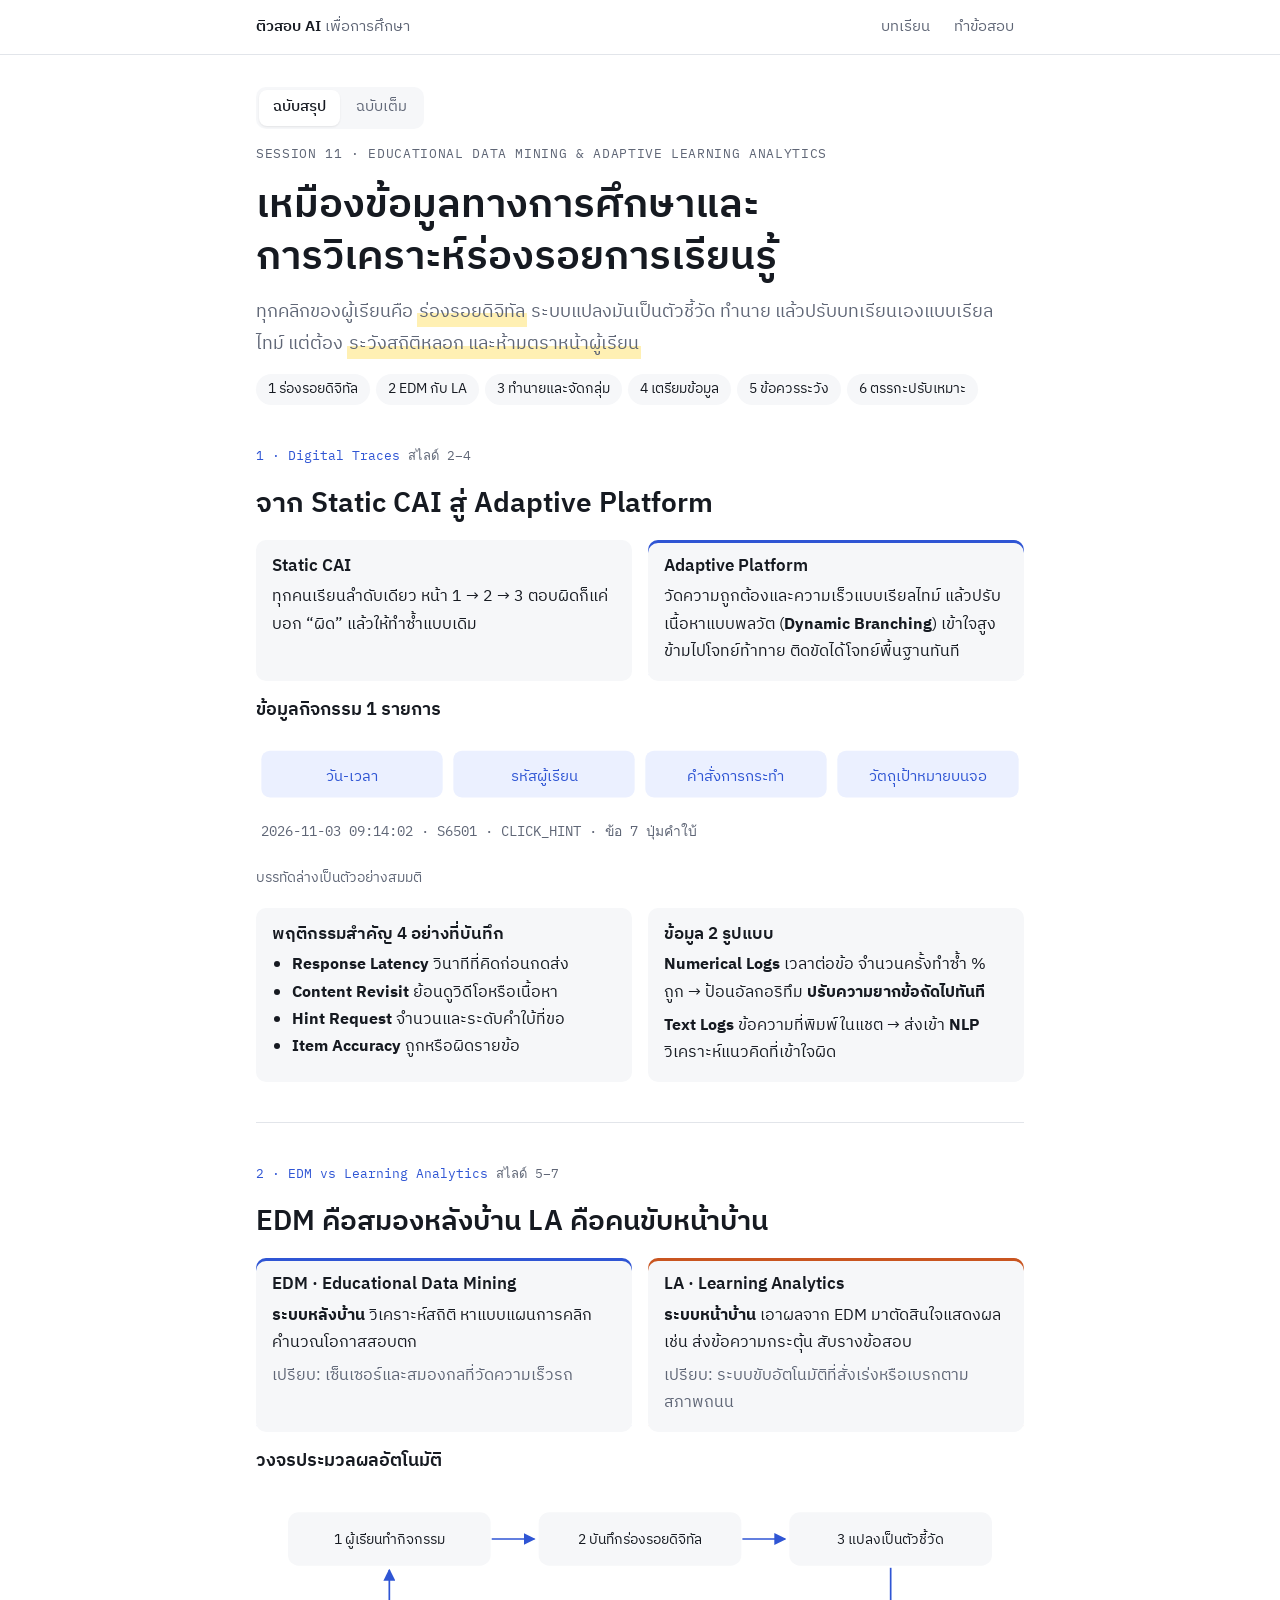
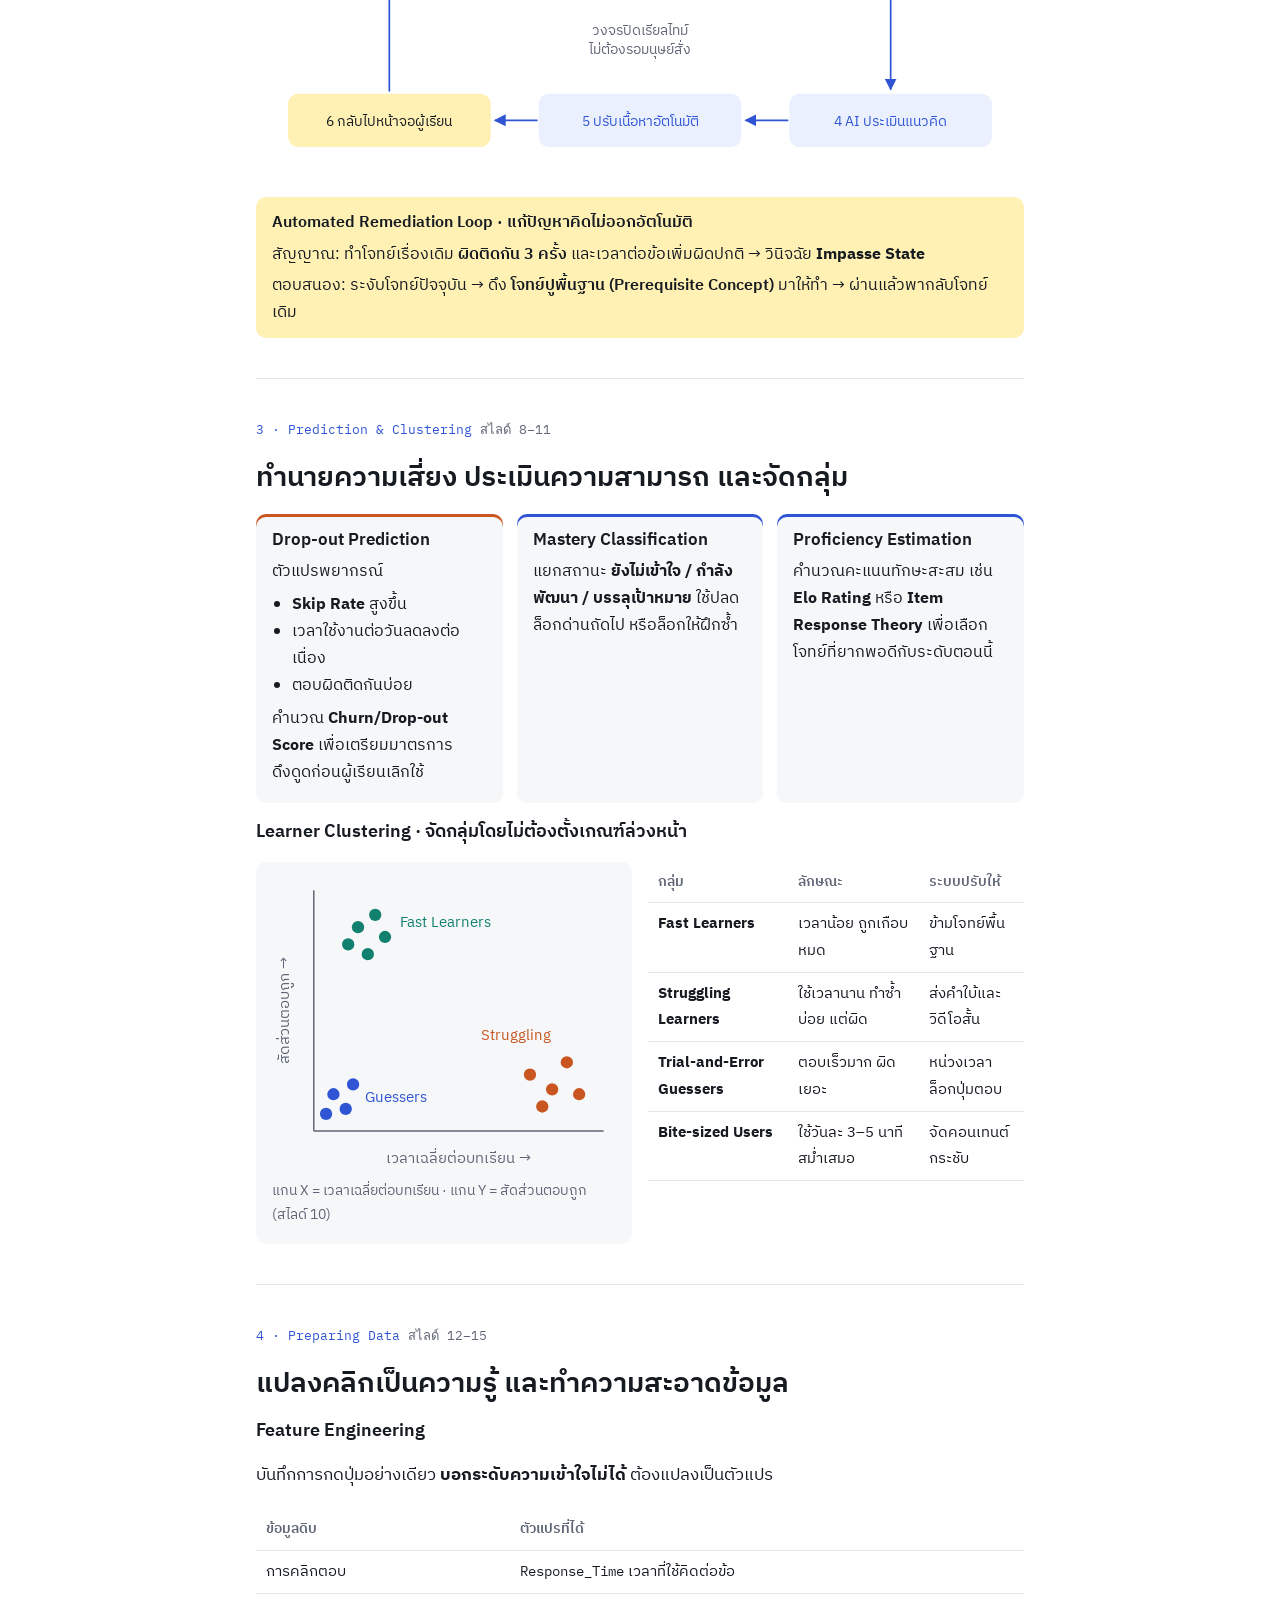
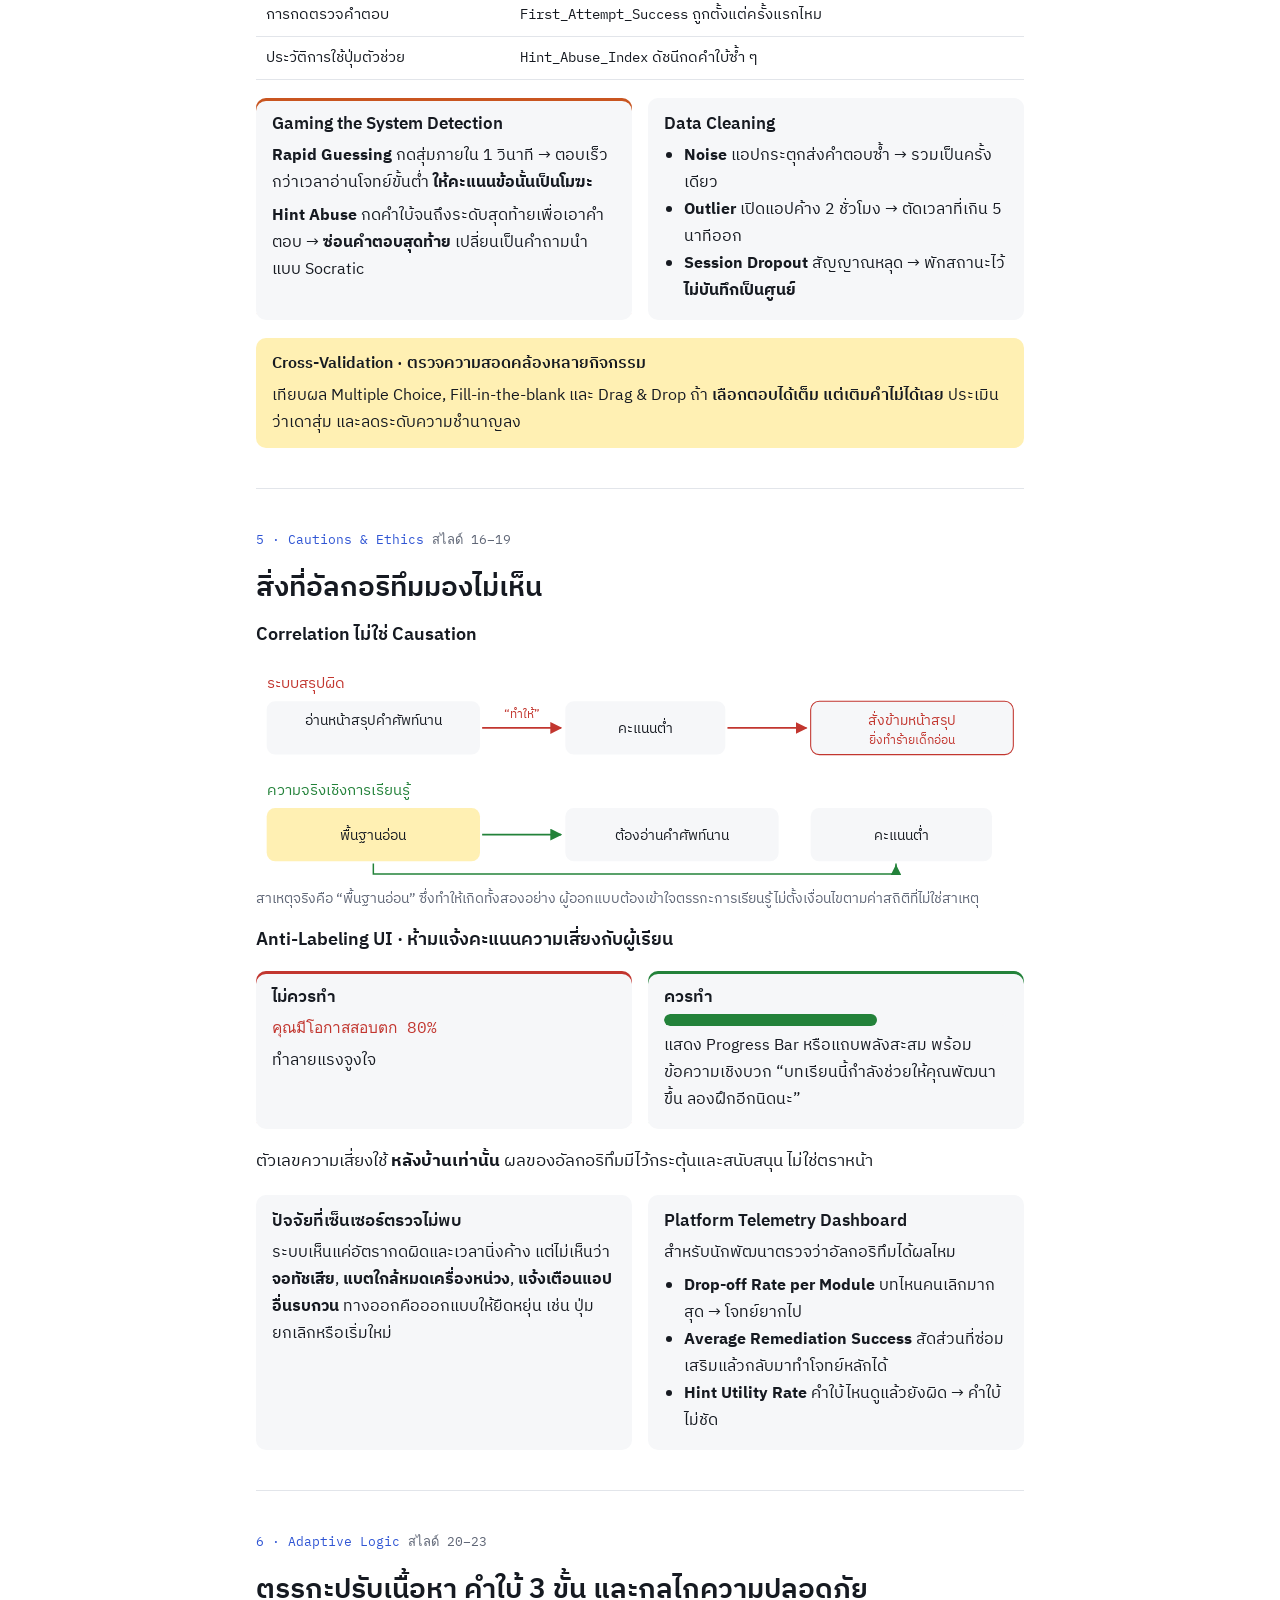
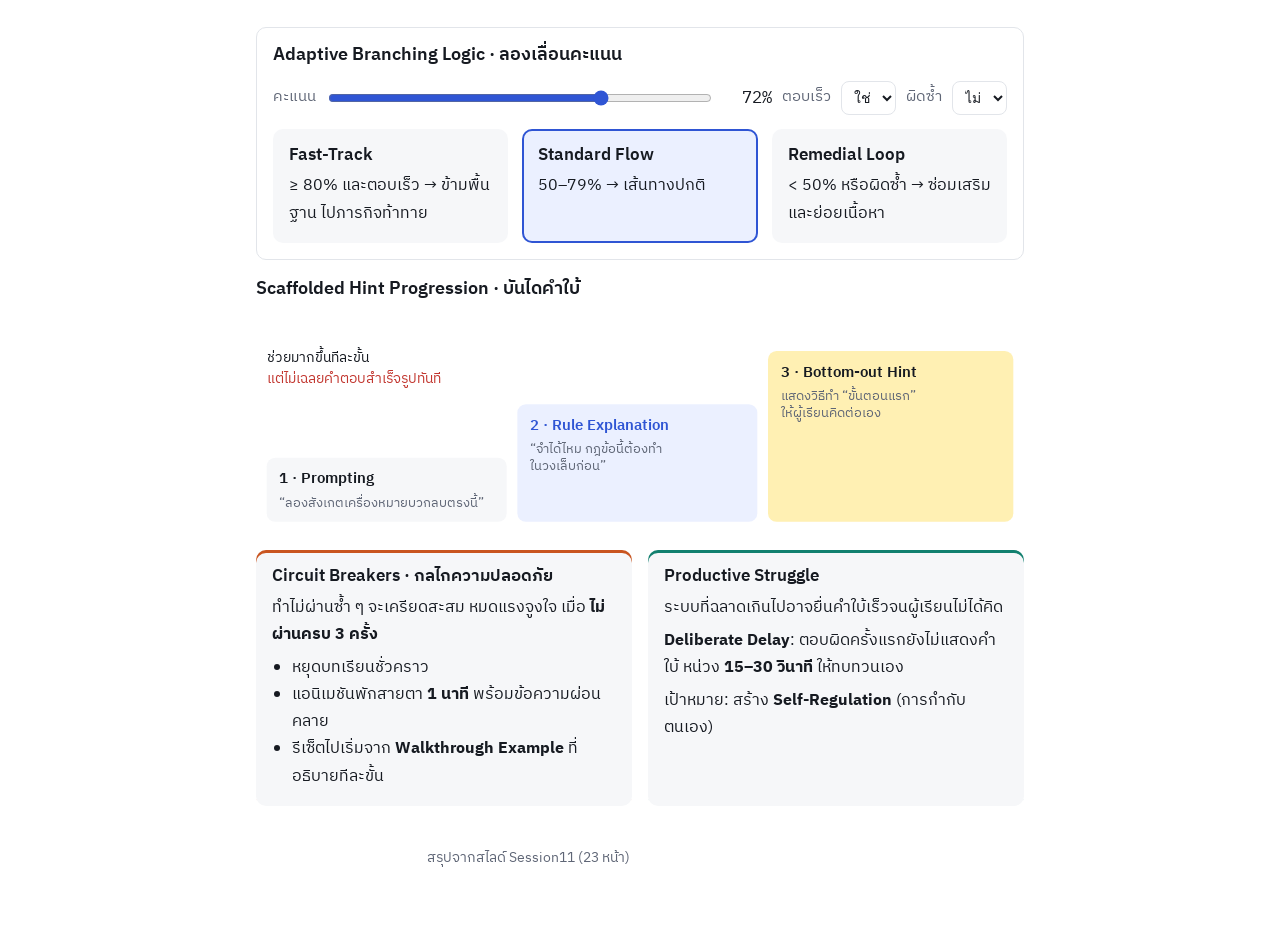
<file: sessions/s11.html>
<!doctype html>
<html lang="th">
<head>
<meta charset="utf-8">
<meta name="viewport" content="width=device-width, initial-scale=1, viewport-fit=cover">
<title>Session 11 · EDM &amp; Learning Analytics</title>
<meta name="description" content="สรุป Session 11 เหมืองข้อมูลทางการศึกษาและการวิเคราะห์ร่องรอยการเรียนรู้ พร้อมภาพประกอบ">
<link rel="preconnect" href="https://fonts.googleapis.com">
<link rel="preconnect" href="https://fonts.gstatic.com" crossorigin>
<link rel="stylesheet" href="https://fonts.googleapis.com/css2?family=IBM+Plex+Sans+Thai:wght@400;500;600&family=IBM+Plex+Mono:wght@400;500&display=swap">
<link rel="stylesheet" href="../assets/style.css">
</head>
<body>
<header class="topbar">
  <div class="topbar-inner">
    <a class="brand" href="../">ติวสอบ AI <span>เพื่อการศึกษา</span></a>
    <nav class="topnav" aria-label="เมนูหลัก">
      <a href="../">บทเรียน</a>
      <a href="../exam.html">ทำข้อสอบ</a>
    </nav>
  </div>
</header>

<main class="page">

<section class="hero">
  <nav class="seg" aria-label="รูปแบบเนื้อหา"><a href="s11.html" aria-current="page">ฉบับสรุป</a><a href="s11-full.html">ฉบับเต็ม</a></nav>
  <div class="eyebrow">Session 11 · Educational Data Mining &amp; Adaptive Learning Analytics</div>
  <h1>เหมืองข้อมูลทางการศึกษาและการวิเคราะห์ร่องรอยการเรียนรู้</h1>
  <p class="lede">ทุกคลิกของผู้เรียนคือ <em class="hl">ร่องรอยดิจิทัล</em> ระบบแปลงมันเป็นตัวชี้วัด ทำนาย แล้วปรับบทเรียนเองแบบเรียลไทม์ แต่ต้อง <em class="hl">ระวังสถิติหลอก และห้ามตราหน้าผู้เรียน</em></p>
  <nav class="toc" aria-label="สารบัญ">
    <a href="#trace">1 ร่องรอยดิจิทัล</a>
    <a href="#edmla">2 EDM กับ LA</a>
    <a href="#predict">3 ทำนายและจัดกลุ่ม</a>
    <a href="#feature">4 เตรียมข้อมูล</a>
    <a href="#caution">5 ข้อควรระวัง</a>
    <a href="#adaptive">6 ตรรกะปรับเหมาะ</a>
  </nav>
</section>

<!-- 1 -->
<section class="note" id="trace">
  <div class="sec-tag">1 · Digital Traces <span class="slide-ref">สไลด์ 2–4</span></div>
  <h2>จาก Static CAI สู่ Adaptive Platform</h2>
  <div class="grid2">
    <div class="card"><h3>Static CAI</h3><p>ทุกคนเรียนลำดับเดียว หน้า 1 → 2 → 3 ตอบผิดก็แค่บอก “ผิด” แล้วให้ทำซ้ำแบบเดิม</p></div>
    <div class="card sup"><h3>Adaptive Platform</h3><p>วัดความถูกต้องและความเร็วแบบเรียลไทม์ แล้วปรับเนื้อหาแบบพลวัต (<b>Dynamic Branching</b>) เข้าใจสูงข้ามไปโจทย์ท้าทาย ติดขัดได้โจทย์พื้นฐานทันที</p></div>
  </div>

  <h3>ข้อมูลกิจกรรม 1 รายการ</h3>
  <figure>
    <div class="art">
    <svg viewBox="0 0 720 110" role="img" aria-label="โครงสร้าง log กิจกรรม">
      <g font-size="14" text-anchor="middle">
        <rect x="5" y="10" width="170" height="44" rx="8" class="f-pensoft"/><text x="90" y="38" class="f-pen">วัน-เวลา</text>
        <rect x="185" y="10" width="170" height="44" rx="8" class="f-pensoft"/><text x="270" y="38" class="f-pen">รหัสผู้เรียน</text>
        <rect x="365" y="10" width="170" height="44" rx="8" class="f-pensoft"/><text x="450" y="38" class="f-pen">คำสั่งการกระทำ</text>
        <rect x="545" y="10" width="170" height="44" rx="8" class="f-pensoft"/><text x="630" y="38" class="f-pen">วัตถุเป้าหมายบนจอ</text>
      </g>
      <text x="5" y="90" class="f-muted t-mono" font-size="13">2026-11-03 09:14:02 · S6501 · CLICK_HINT · ข้อ 7 ปุ่มคำใบ้</text>
    </svg>
    </div>
    <figcaption>บรรทัดล่างเป็นตัวอย่างสมมติ</figcaption>
  </figure>

  <div class="grid2">
    <div class="card">
      <h3>พฤติกรรมสำคัญ 4 อย่างที่บันทึก</h3>
      <ul>
        <li><b>Response Latency</b> วินาทีที่คิดก่อนกดส่ง</li>
        <li><b>Content Revisit</b> ย้อนดูวิดีโอหรือเนื้อหา</li>
        <li><b>Hint Request</b> จำนวนและระดับคำใบ้ที่ขอ</li>
        <li><b>Item Accuracy</b> ถูกหรือผิดรายข้อ</li>
      </ul>
    </div>
    <div class="card">
      <h3>ข้อมูล 2 รูปแบบ</h3>
      <p><b>Numerical Logs</b> เวลาต่อข้อ จำนวนครั้งทำซ้ำ % ถูก → ป้อนอัลกอริทึม <b>ปรับความยากข้อถัดไปทันที</b></p>
      <p><b>Text Logs</b> ข้อความที่พิมพ์ในแชต → ส่งเข้า <b>NLP</b> วิเคราะห์แนวคิดที่เข้าใจผิด</p>
    </div>
  </div>
</section>

<!-- 2 -->
<section class="note" id="edmla">
  <div class="sec-tag">2 · EDM vs Learning Analytics <span class="slide-ref">สไลด์ 5–7</span></div>
  <h2>EDM คือสมองหลังบ้าน LA คือคนขับหน้าบ้าน</h2>
  <div class="grid2">
    <div class="card sup">
      <h3>EDM · Educational Data Mining</h3>
      <p><b>ระบบหลังบ้าน</b> วิเคราะห์สถิติ หาแบบแผนการคลิก คำนวณโอกาสสอบตก</p>
      <p class="hint">เปรียบ: เซ็นเซอร์และสมองกลที่วัดความเร็วรถ</p>
    </div>
    <div class="card rl">
      <h3>LA · Learning Analytics</h3>
      <p><b>ระบบหน้าบ้าน</b> เอาผลจาก EDM มาตัดสินใจแสดงผล เช่น ส่งข้อความกระตุ้น สับรางข้อสอบ</p>
      <p class="hint">เปรียบ: ระบบขับอัตโนมัติที่สั่งเร่งหรือเบรกตามสภาพถนน</p>
    </div>
  </div>

  <h3>วงจรประมวลผลอัตโนมัติ</h3>
  <figure>
    <div class="art">
    <svg viewBox="0 0 720 270" role="img" aria-label="วงจรปิด 6 ขั้นของ pipeline">
      <defs><marker id="a11" viewBox="0 0 10 10" refX="9" refY="5" markerWidth="7" markerHeight="7" orient="auto"><path d="M0,0 L10,5 L0,10 z" class="f-pen"/></marker></defs>
      <g font-size="13" text-anchor="middle">
        <rect x="30" y="20" width="190" height="50" rx="10" class="f-surface"/><text x="125" y="50" class="f-ink">1 ผู้เรียนทำกิจกรรม</text>
        <rect x="265" y="20" width="190" height="50" rx="10" class="f-surface"/><text x="360" y="50" class="f-ink">2 บันทึกร่องรอยดิจิทัล</text>
        <rect x="500" y="20" width="190" height="50" rx="10" class="f-surface"/><text x="595" y="50" class="f-ink">3 แปลงเป็นตัวชี้วัด</text>
        <rect x="500" y="190" width="190" height="50" rx="10" class="f-pensoft"/><text x="595" y="220" class="f-pen">4 AI ประเมินแนวคิด</text>
        <rect x="265" y="190" width="190" height="50" rx="10" class="f-pensoft"/><text x="360" y="220" class="f-pen">5 ปรับเนื้อหาอัตโนมัติ</text>
        <rect x="30" y="190" width="190" height="50" rx="10" class="f-hl"/><text x="125" y="220" class="f-ink">6 กลับไปหน้าจอผู้เรียน</text>
      </g>
      <g class="s-pen" stroke-width="1.6">
        <line x1="221" y1="45" x2="261" y2="45" marker-end="url(#a11)"/>
        <line x1="456" y1="45" x2="496" y2="45" marker-end="url(#a11)"/>
        <line x1="595" y1="72" x2="595" y2="186" marker-end="url(#a11)"/>
        <line x1="499" y1="215" x2="459" y2="215" marker-end="url(#a11)"/>
        <line x1="264" y1="215" x2="224" y2="215" marker-end="url(#a11)"/>
        <line x1="125" y1="188" x2="125" y2="74" marker-end="url(#a11)"/>
      </g>
      <text x="360" y="135" text-anchor="middle" class="f-muted" font-size="13">วงจรปิดเรียลไทม์</text>
      <text x="360" y="153" text-anchor="middle" class="f-muted" font-size="13">ไม่ต้องรอมนุษย์สั่ง</text>
    </svg>
    </div>
  </figure>

  <div class="memo">
    <b>Automated Remediation Loop · แก้ปัญหาคิดไม่ออกอัตโนมัติ</b>
    <span>สัญญาณ: ทำโจทย์เรื่องเดิม <b>ผิดติดกัน 3 ครั้ง</b> และเวลาต่อข้อเพิ่มผิดปกติ → วินิจฉัย <b>Impasse State</b></span>
    <span>ตอบสนอง: ระงับโจทย์ปัจจุบัน → ดึง <b>โจทย์ปูพื้นฐาน (Prerequisite Concept)</b> มาให้ทำ → ผ่านแล้วพากลับโจทย์เดิม</span>
  </div>
</section>

<!-- 3 -->
<section class="note" id="predict">
  <div class="sec-tag">3 · Prediction &amp; Clustering <span class="slide-ref">สไลด์ 8–11</span></div>
  <h2>ทำนายความเสี่ยง ประเมินความสามารถ และจัดกลุ่ม</h2>
  <div class="grid3">
    <div class="card rl">
      <h3>Drop-out Prediction</h3>
      <p>ตัวแปรพยากรณ์</p>
      <ul><li><b>Skip Rate</b> สูงขึ้น</li><li>เวลาใช้งานต่อวันลดลงต่อเนื่อง</li><li>ตอบผิดติดกันบ่อย</li></ul>
      <p>คำนวณ <b>Churn/Drop-out Score</b> เพื่อเตรียมมาตรการดึงดูดก่อนผู้เรียนเลิกใช้</p>
    </div>
    <div class="card sup">
      <h3>Mastery Classification</h3>
      <p>แยกสถานะ <b>ยังไม่เข้าใจ / กำลังพัฒนา / บรรลุเป้าหมาย</b> ใช้ปลดล็อกด่านถัดไป หรือล็อกให้ฝึกซ้ำ</p>
    </div>
    <div class="card sup">
      <h3>Proficiency Estimation</h3>
      <p>คำนวณคะแนนทักษะสะสม เช่น <b>Elo Rating</b> หรือ <b>Item Response Theory</b> เพื่อเลือกโจทย์ที่ยากพอดีกับระดับตอนนี้</p>
    </div>
  </div>

  <h3>Learner Clustering · จัดกลุ่มโดยไม่ต้องตั้งเกณฑ์ล่วงหน้า</h3>
  <div class="grid2">
    <figure class="card">
      <svg viewBox="0 0 280 240" role="img" aria-label="กราฟจัดกลุ่มผู้เรียนตามเวลาและความถูกต้อง">
        <path d="M34 206 H270 M34 206 V10" class="s-axis"/>
        <text x="152" y="232" text-anchor="middle" class="f-muted" font-size="12">เวลาเฉลี่ยต่อบทเรียน →</text>
        <text x="14" y="108" text-anchor="middle" class="f-muted" font-size="12" transform="rotate(-90 14 108)">สัดส่วนตอบถูก →</text>
        <g class="f-A"><circle cx="70" cy="40" r="5"/><circle cx="84" cy="30" r="5"/><circle cx="62" cy="54" r="5"/><circle cx="92" cy="48" r="5"/><circle cx="78" cy="62" r="5"/></g>
        <g class="f-B"><circle cx="210" cy="160" r="5"/><circle cx="228" cy="172" r="5"/><circle cx="240" cy="150" r="5"/><circle cx="220" cy="186" r="5"/><circle cx="250" cy="176" r="5"/></g>
        <g class="f-pen"><circle cx="50" cy="176" r="5"/><circle cx="60" cy="188" r="5"/><circle cx="44" cy="192" r="5"/><circle cx="66" cy="168" r="5"/></g>
        <text x="104" y="40" class="f-A" font-size="12">Fast Learners</text>
        <text x="170" y="132" class="f-B" font-size="12">Struggling</text>
        <text x="76" y="182" class="f-pen" font-size="12">Guessers</text>
      </svg>
      <figcaption>แกน X = เวลาเฉลี่ยต่อบทเรียน · แกน Y = สัดส่วนตอบถูก (สไลด์ 10)</figcaption>
    </figure>
    <div class="tbl">
    <table style="min-width:0">
      <thead><tr><th>กลุ่ม</th><th>ลักษณะ</th><th>ระบบปรับให้</th></tr></thead>
      <tbody>
        <tr><td><b>Fast Learners</b></td><td>เวลาน้อย ถูกเกือบหมด</td><td>ข้ามโจทย์พื้นฐาน</td></tr>
        <tr><td><b>Struggling Learners</b></td><td>ใช้เวลานาน ทำซ้ำบ่อย แต่ผิด</td><td>ส่งคำใบ้และวิดีโอสั้น</td></tr>
        <tr><td><b>Trial-and-Error Guessers</b></td><td>ตอบเร็วมาก ผิดเยอะ</td><td>หน่วงเวลาล็อกปุ่มตอบ</td></tr>
        <tr><td><b>Bite-sized Users</b></td><td>ใช้วันละ 3–5 นาทีสม่ำเสมอ</td><td>จัดคอนเทนต์กระชับ</td></tr>
      </tbody>
    </table>
    </div>
  </div>
</section>

<!-- 4 -->
<section class="note" id="feature">
  <div class="sec-tag">4 · Preparing Data <span class="slide-ref">สไลด์ 12–15</span></div>
  <h2>แปลงคลิกเป็นความรู้ และทำความสะอาดข้อมูล</h2>
  <h3>Feature Engineering</h3>
  <p>บันทึกการกดปุ่มอย่างเดียว <b>บอกระดับความเข้าใจไม่ได้</b> ต้องแปลงเป็นตัวแปร</p>
  <div class="tbl">
  <table>
    <thead><tr><th>ข้อมูลดิบ</th><th>ตัวแปรที่ได้</th></tr></thead>
    <tbody>
      <tr><td>การคลิกตอบ</td><td><code>Response_Time</code> เวลาที่ใช้คิดต่อข้อ</td></tr>
      <tr><td>การกดตรวจคำตอบ</td><td><code>First_Attempt_Success</code> ถูกตั้งแต่ครั้งแรกไหม</td></tr>
      <tr><td>ประวัติการใช้ปุ่มตัวช่วย</td><td><code>Hint_Abuse_Index</code> ดัชนีกดคำใบ้ซ้ำ ๆ</td></tr>
    </tbody>
  </table>
  </div>

  <div class="grid2">
    <div class="card rl">
      <h3>Gaming the System Detection</h3>
      <p><b>Rapid Guessing</b> กดสุ่มภายใน 1 วินาที → ตอบเร็วกว่าเวลาอ่านโจทย์ขั้นต่ำ <b>ให้คะแนนข้อนั้นเป็นโมฆะ</b></p>
      <p><b>Hint Abuse</b> กดคำใบ้จนถึงระดับสุดท้ายเพื่อเอาคำตอบ → <b>ซ่อนคำตอบสุดท้าย</b> เปลี่ยนเป็นคำถามนำแบบ Socratic</p>
    </div>
    <div class="card">
      <h3>Data Cleaning</h3>
      <ul>
        <li><b>Noise</b> แอปกระตุกส่งคำตอบซ้ำ → รวมเป็นครั้งเดียว</li>
        <li><b>Outlier</b> เปิดแอปค้าง 2 ชั่วโมง → ตัดเวลาที่เกิน 5 นาทีออก</li>
        <li><b>Session Dropout</b> สัญญาณหลุด → พักสถานะไว้ <b>ไม่บันทึกเป็นศูนย์</b></li>
      </ul>
    </div>
  </div>

  <div class="memo">
    <b>Cross-Validation · ตรวจความสอดคล้องหลายกิจกรรม</b>
    <span>เทียบผล Multiple Choice, Fill-in-the-blank และ Drag &amp; Drop ถ้า <b>เลือกตอบได้เต็ม แต่เติมคำไม่ได้เลย</b> ประเมินว่าเดาสุ่ม และลดระดับความชำนาญลง</span>
  </div>
</section>

<!-- 5 -->
<section class="note" id="caution">
  <div class="sec-tag">5 · Cautions &amp; Ethics <span class="slide-ref">สไลด์ 16–19</span></div>
  <h2>สิ่งที่อัลกอริทึมมองไม่เห็น</h2>
  <h3>Correlation ไม่ใช่ Causation</h3>
  <figure>
    <div class="art">
    <svg viewBox="0 0 720 200" role="img" aria-label="ตัวอย่างความสัมพันธ์ที่ไม่ใช่สาเหตุ">
      <defs>
        <marker id="a11r" viewBox="0 0 10 10" refX="9" refY="5" markerWidth="7" markerHeight="7" orient="auto"><path d="M0,0 L10,5 L0,10 z" class="f-bad"/></marker>
        <marker id="a11g" viewBox="0 0 10 10" refX="9" refY="5" markerWidth="7" markerHeight="7" orient="auto"><path d="M0,0 L10,5 L0,10 z" class="f-good"/></marker>
      </defs>
      <text x="10" y="22" class="f-bad" font-size="14">ระบบสรุปผิด</text>
      <g font-size="13" text-anchor="middle">
        <rect x="10" y="34" width="200" height="50" rx="8" class="f-surface"/><text x="110" y="56" class="f-ink">อ่านหน้าสรุปคำศัพท์นาน</text>
        <rect x="290" y="34" width="150" height="50" rx="8" class="f-surface"/><text x="365" y="64" class="f-ink">คะแนนต่ำ</text>
        <rect x="520" y="34" width="190" height="50" rx="8" class="f-surface s-bad"/><text x="615" y="56" class="f-bad">สั่งข้ามหน้าสรุป</text><text x="615" y="74" class="f-bad" font-size="11">ยิ่งทำร้ายเด็กอ่อน</text>
      </g>
      <line x1="212" y1="59" x2="286" y2="59" class="s-bad" stroke-width="1.6" marker-end="url(#a11r)"/>
      <text x="249" y="50" text-anchor="middle" class="f-bad" font-size="11">“ทำให้”</text>
      <line x1="442" y1="59" x2="516" y2="59" class="s-bad" stroke-width="1.6" marker-end="url(#a11r)"/>

      <text x="10" y="122" class="f-good" font-size="14">ความจริงเชิงการเรียนรู้</text>
      <g font-size="13" text-anchor="middle">
        <rect x="10" y="134" width="200" height="50" rx="8" class="f-hl"/><text x="110" y="164" class="f-ink">พื้นฐานอ่อน</text>
        <rect x="290" y="134" width="200" height="50" rx="8" class="f-surface"/><text x="390" y="164" class="f-ink">ต้องอ่านคำศัพท์นาน</text>
      </g>
      <line x1="212" y1="159" x2="286" y2="159" class="s-good" stroke-width="1.6" marker-end="url(#a11g)"/>
      <path d="M110 186 V196 H600 V186" class="s-good" stroke-width="1.4"/>
      <rect x="520" y="134" width="170" height="50" rx="8" class="f-surface"/><text x="605" y="164" text-anchor="middle" class="f-ink" font-size="13">คะแนนต่ำ</text>
      <line x1="600" y1="196" x2="600" y2="188" class="s-good" stroke-width="1.4" marker-end="url(#a11g)"/>
    </svg>
    </div>
    <figcaption>สาเหตุจริงคือ “พื้นฐานอ่อน” ซึ่งทำให้เกิดทั้งสองอย่าง ผู้ออกแบบต้องเข้าใจตรรกะการเรียนรู้ ไม่ตั้งเงื่อนไขตามค่าสถิติที่ไม่ใช่สาเหตุ</figcaption>
  </figure>

  <h3>Anti-Labeling UI · ห้ามแจ้งคะแนนความเสี่ยงกับผู้เรียน</h3>
  <div class="grid2">
    <div class="card" style="box-shadow: inset 0 3px 0 var(--bad)">
      <h3>ไม่ควรทำ</h3>
      <p class="mono" style="color:var(--bad)">คุณมีโอกาสสอบตก 80%</p>
      <p>ทำลายแรงจูงใจ</p>
    </div>
    <div class="card" style="box-shadow: inset 0 3px 0 var(--good)">
      <h3>ควรทำ</h3>
      <div class="bar-track" style="height:12px"><div class="bar-fill target" style="width:62%"></div></div>
      <p>แสดง Progress Bar หรือแถบพลังสะสม พร้อมข้อความเชิงบวก “บทเรียนนี้กำลังช่วยให้คุณพัฒนาขึ้น ลองฝึกอีกนิดนะ”</p>
    </div>
  </div>
  <p>ตัวเลขความเสี่ยงใช้ <b>หลังบ้านเท่านั้น</b> ผลของอัลกอริทึมมีไว้กระตุ้นและสนับสนุน ไม่ใช่ตราหน้า</p>

  <div class="grid2">
    <div class="card">
      <h3>ปัจจัยที่เซ็นเซอร์ตรวจไม่พบ</h3>
      <p>ระบบเห็นแค่อัตรากดผิดและเวลานิ่งค้าง แต่ไม่เห็นว่า <b>จอทัชเสีย</b>, <b>แบตใกล้หมดเครื่องหน่วง</b>, <b>แจ้งเตือนแอปอื่นรบกวน</b> ทางออกคือออกแบบให้ยืดหยุ่น เช่น ปุ่มยกเลิกหรือเริ่มใหม่</p>
    </div>
    <div class="card">
      <h3>Platform Telemetry Dashboard</h3>
      <p>สำหรับนักพัฒนาตรวจว่าอัลกอริทึมได้ผลไหม</p>
      <ul>
        <li><b>Drop-off Rate per Module</b> บทไหนคนเลิกมากสุด → โจทย์ยากไป</li>
        <li><b>Average Remediation Success</b> สัดส่วนที่ซ่อมเสริมแล้วกลับมาทำโจทย์หลักได้</li>
        <li><b>Hint Utility Rate</b> คำใบ้ไหนดูแล้วยังผิด → คำใบ้ไม่ชัด</li>
      </ul>
    </div>
  </div>
</section>

<!-- 6 -->
<section class="note" id="adaptive">
  <div class="sec-tag">6 · Adaptive Logic <span class="slide-ref">สไลด์ 20–23</span></div>
  <h2>ตรรกะปรับเนื้อหา คำใบ้ 3 ขั้น และกลไกความปลอดภัย</h2>

  <div class="trainer" aria-live="polite">
    <h3>Adaptive Branching Logic · ลองเลื่อนคะแนน</h3>
    <div class="btn-row">
      <label for="bScore">คะแนน</label>
      <input type="range" id="bScore" min="0" max="100" step="1" value="72" style="flex:1;min-width:160px">
      <span class="num" id="bScoreV" style="min-width:48px">72%</span>
      <label for="bFast">ตอบเร็ว</label>
      <select id="bFast"><option value="1" selected>ใช่</option><option value="0">ไม่</option></select>
      <label for="bRepeat">ผิดซ้ำ</label>
      <select id="bRepeat"><option value="0" selected>ไม่</option><option value="1">ใช่</option></select>
    </div>
    <div class="grid3" id="bRoutes">
      <div class="card" data-route="fast"><h3>Fast-Track</h3><p>≥ 80% และตอบเร็ว → ข้ามพื้นฐาน ไปภารกิจท้าทาย</p></div>
      <div class="card" data-route="std"><h3>Standard Flow</h3><p>50–79% → เส้นทางปกติ</p></div>
      <div class="card" data-route="rem"><h3>Remedial Loop</h3><p>&lt; 50% หรือผิดซ้ำ → ซ่อมเสริมและย่อยเนื้อหา</p></div>
    </div>
  </div>

  <h3>Scaffolded Hint Progression · บันไดคำใบ้</h3>
  <figure>
    <div class="art">
    <svg viewBox="0 0 720 200" role="img" aria-label="บันไดคำใบ้ 3 ระดับ">
      <g font-size="14">
        <rect x="10" y="130" width="225" height="60" rx="8" class="f-surface"/><text x="22" y="154" class="f-ink" font-weight="600">1 · Prompting</text><text x="22" y="176" class="f-muted" font-size="12">“ลองสังเกตเครื่องหมายบวกลบตรงนี้”</text>
        <rect x="245" y="80" width="225" height="110" rx="8" class="f-pensoft"/><text x="257" y="104" class="f-pen" font-weight="600">2 · Rule Explanation</text><text x="257" y="126" class="f-muted" font-size="12">“จำได้ไหม กฎข้อนี้ต้องทำ</text><text x="257" y="142" class="f-muted" font-size="12">ในวงเล็บก่อน”</text>
        <rect x="480" y="30" width="230" height="160" rx="8" class="f-hl"/><text x="492" y="54" class="f-ink" font-weight="600">3 · Bottom-out Hint</text><text x="492" y="76" class="f-muted" font-size="12">แสดงวิธีทำ “ขั้นตอนแรก”</text><text x="492" y="92" class="f-muted" font-size="12">ให้ผู้เรียนคิดต่อเอง</text>
      </g>
      <text x="10" y="40" class="f-ink" font-size="13">ช่วยมากขึ้นทีละขั้น</text>
      <text x="10" y="60" class="f-bad" font-size="13">แต่ไม่เฉลยคำตอบสำเร็จรูปทันที</text>
    </svg>
    </div>
  </figure>

  <div class="grid2">
    <div class="card rl">
      <h3>Circuit Breakers · กลไกความปลอดภัย</h3>
      <p>ทำไม่ผ่านซ้ำ ๆ จะเครียดสะสม หมดแรงจูงใจ เมื่อ <b>ไม่ผ่านครบ 3 ครั้ง</b></p>
      <ul>
        <li>หยุดบทเรียนชั่วคราว</li>
        <li>แอนิเมชันพักสายตา <b>1 นาที</b> พร้อมข้อความผ่อนคลาย</li>
        <li>รีเซ็ตไปเริ่มจาก <b>Walkthrough Example</b> ที่อธิบายทีละขั้น</li>
      </ul>
    </div>
    <div class="card uns">
      <h3>Productive Struggle</h3>
      <p>ระบบที่ฉลาดเกินไปอาจยื่นคำใบ้เร็วจนผู้เรียนไม่ได้คิด</p>
      <p><b>Deliberate Delay</b>: ตอบผิดครั้งแรกยังไม่แสดงคำใบ้ หน่วง <b>15–30 วินาที</b> ให้ทบทวนเอง</p>
      <p>เป้าหมาย: สร้าง <b>Self-Regulation</b> (การกำกับตนเอง)</p>
    </div>
  </div>
</section>

<p class="foot">สรุปจากสไลด์ Session11 (23 หน้า)</p>
</main>

<script>
(function () {
  const $ = (id) => document.getElementById(id);
  const cards = [...document.querySelectorAll("#bRoutes .card")];
  function route() {
    const score = Number($("bScore").value);
    const fast = $("bFast").value === "1";
    const repeat = $("bRepeat").value === "1";
    $("bScoreV").textContent = score + "%";
    let r = "std";
    if (score < 50 || repeat) r = "rem";
    else if (score >= 80 && fast) r = "fast";
    cards.forEach((c) => {
      const on = c.dataset.route === r;
      c.style.background = on ? "var(--accent-soft)" : "";
      c.style.boxShadow = on ? "inset 0 0 0 2px var(--accent)" : "";
      c.setAttribute("aria-current", on ? "true" : "false");
    });
  }
  ["bScore", "bFast", "bRepeat"].forEach((id) => $(id).addEventListener("input", route));
  route();
})();
</script>
</body>
</html>
</file>
<file: assets/style.css>
/* Clean single-column study site. One sans family for Thai, one mono for code and numbers. */
:root {
  --bg: #FFFFFF;
  --surface: #F6F7F9;
  --ink: #161A21;
  --muted: #5F6676;
  --line: #E2E5EA;
  --accent: #2F55D4;
  --accent-ink: #FFFFFF;
  --accent-soft: #EBF0FF;
  --hl: #FFF0B3;
  --grpA: #12806F;
  --grpB: #C95520;
  --good: #23823A;
  --good-soft: #E6F4E9;
  --bad: #C2362F;
  --bad-soft: #FBE9E7;
  --f-sans: "IBM Plex Sans Thai", "Noto Sans Thai", system-ui, sans-serif;
  --f-mono: "IBM Plex Mono", ui-monospace, Menlo, monospace;
  --radius: 10px;
  --maxw: 800px;
}
@media (prefers-color-scheme: dark) {
  :root {
    --bg: #111318;
    --surface: #1A1D24;
    --ink: #E8EAF0;
    --muted: #9EA5B4;
    --line: #2C313B;
    --accent: #8FA8FF;
    --accent-ink: #111318;
    --accent-soft: #222A45;
    --hl: #4A4120;
    --grpA: #4CC9B4;
    --grpB: #F08A55;
    --good: #6BCB7C;
    --good-soft: #1C3022;
    --bad: #F07A72;
    --bad-soft: #3A1F1E;
    color-scheme: dark;
  }
}

* { box-sizing: border-box; }
[hidden] { display: none !important; }
html { -webkit-text-size-adjust: 100%; }
body {
  margin: 0;
  background: var(--bg);
  color: var(--ink);
  font-family: var(--f-sans);
  font-size: 17px;
  line-height: 1.75;
}
img, svg { max-width: 100%; }
a { color: var(--accent); }
:focus-visible { outline: 2px solid var(--accent); outline-offset: 2px; border-radius: 4px; }

h1, h2, h3 { line-height: 1.3; margin: 0; font-weight: 600; text-wrap: balance; }
h1 { font-size: clamp(28px, 5.5vw, 40px); }
h2 { font-size: clamp(22px, 4vw, 28px); }
h3 { font-size: 18px; }
p { margin: 0; max-width: 68ch; }
code, .mono { font-family: var(--f-mono); font-size: 0.9em; }
em.hl { font-style: normal; background: linear-gradient(transparent 55%, var(--hl) 55%); padding: 0 2px; }

/* ---------- site chrome ---------- */
.topbar {
  position: sticky; top: 0; z-index: 10;
  background: color-mix(in srgb, var(--bg) 88%, transparent);
  backdrop-filter: saturate(1.4) blur(8px);
  border-bottom: 1px solid var(--line);
}
.topbar-inner {
  max-width: var(--maxw); margin: 0 auto;
  padding-block: 10px;
  padding-left: max(16px, env(safe-area-inset-left, 0px));
  padding-right: max(16px, env(safe-area-inset-right, 0px));
  display: flex; align-items: center; justify-content: space-between; gap: 12px;
}
.brand { font-weight: 600; text-decoration: none; color: var(--ink); font-size: 15px; }
.brand span { color: var(--muted); font-weight: 400; }
.topnav { display: flex; gap: 4px; }
.topnav a {
  text-decoration: none; color: var(--muted); font-size: 15px; padding: 4px 10px; border-radius: 8px;
}
.topnav a:hover, .topnav a[aria-current="page"] { color: var(--ink); background: var(--surface); }

.page {
  max-width: var(--maxw); margin: 0 auto;
  padding-block: 32px 72px;
  padding-left: max(16px, env(safe-area-inset-left, 0px));
  padding-right: max(16px, env(safe-area-inset-right, 0px));
  display: grid; gap: 40px;
}
.foot { color: var(--muted); font-size: 14px; text-align: center; }

.eyebrow { font-family: var(--f-mono); font-size: 13px; letter-spacing: 0.05em; color: var(--muted); text-transform: uppercase; }
.lede { font-size: 18px; color: var(--muted); }

/* ---------- buttons ---------- */
.btn {
  display: inline-flex; align-items: center; gap: 6px;
  font: inherit; font-size: 15px; font-weight: 500; line-height: 1.2;
  padding: 9px 16px; border-radius: 8px; cursor: pointer; text-decoration: none;
  border: 1px solid var(--accent); background: var(--accent); color: var(--accent-ink);
}
.btn:hover { filter: brightness(1.06); }
.btn.ghost { background: transparent; color: var(--accent); }
.btn.quiet { background: var(--surface); border-color: var(--line); color: var(--ink); }
.btn:disabled, .btn[aria-disabled="true"] { opacity: 0.45; cursor: not-allowed; filter: none; }
.btn-row { display: flex; flex-wrap: wrap; gap: 10px; align-items: center; }

/* ---------- home ---------- */
.hero { display: grid; gap: 14px; }
.session-list { display: grid; gap: 0; border-top: 1px solid var(--line); }
.session-row {
  display: grid; grid-template-columns: 64px 1fr auto; gap: 16px; align-items: center;
  padding-block: 18px; border-bottom: 1px solid var(--line);
}
.session-num { font-family: var(--f-mono); font-size: 24px; color: var(--muted); font-variant-numeric: tabular-nums; }
.session-row.ready .session-num { color: var(--accent); }
.session-main { min-width: 0; display: grid; gap: 2px; }
.session-main h3 { font-size: 17px; }
.session-en { font-size: 14px; color: var(--muted); }
.session-meta { font-size: 13.5px; color: var(--muted); display: flex; flex-wrap: wrap; gap: 4px 12px; }
.session-actions { display: flex; gap: 8px; flex-wrap: wrap; justify-content: flex-end; }
.pill { font-size: 12.5px; padding: 2px 10px; border-radius: 999px; background: var(--surface); color: var(--muted); border: 1px solid var(--line); white-space: nowrap; }
.pill.ok { background: var(--good-soft); color: var(--good); border-color: transparent; }
@media (max-width: 600px) {
  .session-row { grid-template-columns: 44px 1fr; }
  .session-actions { grid-column: 2; justify-content: flex-start; }
  .session-num { font-size: 20px; }
}

/* ---------- summary / full switch ---------- */
.seg { display: inline-flex; background: var(--surface); border-radius: 10px; padding: 3px; gap: 2px; justify-self: start; }
.seg a { text-decoration: none; color: var(--muted); font-size: 14.5px; padding: 5px 14px; border-radius: 8px; }
.seg a:hover { color: var(--ink); }
.seg a[aria-current="page"] { background: var(--bg); color: var(--ink); font-weight: 500; box-shadow: 0 1px 2px rgb(0 0 0 / 0.08); }

/* ---------- full lesson page ---------- */
.lesson-toc { border: 1px solid var(--line); border-radius: var(--radius); padding: 10px 14px; }
.lesson-toc summary { cursor: pointer; font-weight: 500; }
.lesson-toc ol { margin: 10px 0 0; padding-left: 0; list-style: none; display: grid; gap: 2px; columns: 2 260px; column-gap: 24px; }
.lesson-toc li { break-inside: avoid; font-size: 15px; }
.lesson-toc a { text-decoration: none; color: var(--ink); display: block; padding: 2px 0; }
.lesson-toc a:hover { color: var(--accent); }
.lesson-toc .n { font-family: var(--f-mono); font-size: 12.5px; color: var(--muted); display: inline-block; width: 2.4em; }
.slide { gap: 14px; }
.slide ul, .slide ol { margin: 0; padding-left: 22px; display: grid; gap: 4px; max-width: 68ch; }
.slide .exam { border-left: 3px solid var(--grpB); padding: 2px 0 2px 12px; font-size: 15.5px; max-width: 68ch; }
.slide .exam b:first-child { color: var(--grpB); }
.pager { display: flex; justify-content: space-between; gap: 12px; flex-wrap: wrap; }
.easy { background: var(--accent-soft); border-radius: var(--radius); padding: 10px 14px; font-size: 15.5px; max-width: 68ch; }
.easy b:first-child { color: var(--accent); margin-right: 6px; }
.stack { display: grid; gap: 6px; }
.stack > div { border-left: 4px solid var(--accent); background: var(--surface); padding: 8px 12px; border-radius: 6px; font-size: 15px; }
.stack .t { font-family: var(--f-mono); font-size: 12px; color: var(--muted); display: block; }

/* ---------- notes page ---------- */
.toc { display: flex; flex-wrap: wrap; gap: 6px; }
.toc a { font-size: 14px; text-decoration: none; color: var(--ink); background: var(--surface); padding: 3px 12px; border-radius: 999px; }
.toc a:hover { color: var(--accent); }
.note { display: grid; gap: 18px; min-width: 0; scroll-margin-top: 72px; }
.note + .note { border-top: 1px solid var(--line); padding-top: 40px; }
.sec-tag { font-family: var(--f-mono); font-size: 13px; color: var(--accent); }
.slide-ref { color: var(--muted); }

figure { margin: 0; display: grid; gap: 8px; min-width: 0; }
.art { overflow-x: auto; }
figure svg { display: block; width: 100%; height: auto; }
figcaption { font-size: 14px; color: var(--muted); }

.grid2 { display: grid; grid-template-columns: repeat(auto-fit, minmax(250px, 1fr)); gap: 16px; }
.grid3 { display: grid; grid-template-columns: repeat(auto-fit, minmax(200px, 1fr)); gap: 14px; }
.card { background: var(--surface); border-radius: var(--radius); padding: 16px; display: grid; gap: 6px; align-content: start; min-width: 0; }
.card h3 { font-size: 16.5px; }
.card p, .card li { font-size: 15.5px; }
.card ul { margin: 0; padding-left: 20px; }
.card.sup { box-shadow: inset 0 3px 0 var(--accent); }
.card.uns { box-shadow: inset 0 3px 0 var(--grpA); }
.card.rl  { box-shadow: inset 0 3px 0 var(--grpB); }

.memo { background: var(--hl); border-radius: var(--radius); padding: 12px 16px; font-size: 15.5px; display: grid; gap: 4px; }
.memo b:first-child { font-weight: 600; }

.tbl { overflow-x: auto; }
table { border-collapse: collapse; width: 100%; font-size: 15px; min-width: 520px; }
th, td { text-align: left; padding: 8px 10px; border-bottom: 1px solid var(--line); vertical-align: top; }
th { font-weight: 600; font-size: 14px; color: var(--muted); }

pre.code { font-family: var(--f-mono); font-size: 13.5px; line-height: 1.6; background: var(--surface); border-radius: var(--radius); padding: 12px 14px; margin: 0; overflow-x: auto; }
pre.code .c { color: var(--muted); }

details.fold { border: 1px solid var(--line); border-radius: var(--radius); padding: 10px 14px; }
details.fold[open] { border-color: var(--accent); }
details.fold summary { cursor: pointer; font-weight: 500; }
details.fold > :not(summary) { margin-top: 10px; }

.cta { background: var(--accent-soft); border-radius: var(--radius); padding: 20px; display: grid; gap: 10px; }

/* SVG ink */
.s-ink { stroke: var(--ink); fill: none; }
.s-axis { stroke: var(--muted); stroke-width: 1.2; fill: none; }
.s-pen { stroke: var(--accent); fill: none; }
.s-A { stroke: var(--grpA); fill: none; }
.s-B { stroke: var(--grpB); fill: none; }
.s-bad { stroke: var(--bad); fill: none; }
.s-good { stroke: var(--good); fill: none; }
.f-ink { fill: var(--ink); }
.f-muted { fill: var(--muted); }
.f-pen { fill: var(--accent); }
.f-pensoft { fill: var(--accent-soft); }
.f-A { fill: var(--grpA); }
.f-B { fill: var(--grpB); }
.f-bg { fill: var(--bg); }
.f-surface { fill: var(--surface); }
.f-hl { fill: var(--hl); }
.f-bad { fill: var(--bad); }
.f-good { fill: var(--good); }
svg text { font-family: var(--f-sans); }
svg .t-mono { font-family: var(--f-mono); }

/* weight trainer */
.trainer { border: 1px solid var(--line); border-radius: var(--radius); padding: 16px; display: grid; gap: 14px; min-width: 0; }
.trainer select { font-family: var(--f-mono); font-size: 14px; padding: 6px 8px; border-radius: 8px; border: 1px solid var(--line); background: var(--bg); color: var(--ink); }
.trainer label { font-size: 14.5px; color: var(--muted); }
.trainer input[type="range"] { accent-color: var(--accent); }
.sliders label { display: grid; grid-template-columns: 28px 1fr 44px; gap: 8px; align-items: center; font-family: var(--f-mono); }
.sliders input[type="range"] { width: 100%; min-width: 0; }
.bars { display: grid; gap: 8px; }
.bar-row { display: grid; grid-template-columns: 84px 1fr 64px; gap: 10px; align-items: center; font-size: 14px; }
.bar-track { height: 14px; background: var(--surface); border-radius: 999px; overflow: hidden; }
.bar-fill { height: 100%; border-radius: 999px; transition: width .35s ease; }
.bar-fill.pred { background: var(--accent); }
.bar-fill.target { background: var(--good); }
.num { font-family: var(--f-mono); text-align: right; font-variant-numeric: tabular-nums; }
.log td, .log th { font-family: var(--f-mono); font-size: 13.5px; font-variant-numeric: tabular-nums; }
.log table { min-width: 360px; }
.status.warn { color: var(--bad); }

/* ---------- exam ---------- */
.panel { border: 1px solid var(--line); border-radius: var(--radius); padding: 20px; display: grid; gap: 18px; min-width: 0; }
fieldset { border: 0; padding: 0; margin: 0; display: grid; gap: 8px; min-width: 0; }
legend { font-weight: 600; margin-bottom: 6px; padding: 0; }
.opt-grid { display: grid; grid-template-columns: repeat(auto-fit, minmax(220px, 1fr)); gap: 8px; }
.opt {
  display: flex; gap: 10px; align-items: flex-start; padding: 10px 12px; border: 1px solid var(--line);
  border-radius: 8px; cursor: pointer; font-size: 15px; line-height: 1.5;
}
.opt:has(input:checked) { border-color: var(--accent); background: var(--accent-soft); }
.opt:has(input:disabled) { opacity: 0.5; cursor: not-allowed; }
.opt input { margin-top: 4px; accent-color: var(--accent); }
.opt small { display: block; color: var(--muted); font-size: 13px; }
.hint { font-size: 14px; color: var(--muted); }

.runner-head { display: flex; justify-content: space-between; align-items: center; gap: 12px; flex-wrap: wrap; font-size: 14px; color: var(--muted); }
.progress { height: 6px; background: var(--surface); border-radius: 999px; overflow: hidden; }
.progress > div { height: 100%; background: var(--accent); transition: width .25s ease; }
.q-tag { font-family: var(--f-mono); font-size: 12.5px; color: var(--muted); }
.q-text { font-size: 19px; font-weight: 500; line-height: 1.6; }
.choices { display: grid; gap: 10px; }
.choice {
  display: grid; grid-template-columns: 30px 1fr; gap: 10px; align-items: start; text-align: left;
  font: inherit; font-size: 16px; line-height: 1.55; color: var(--ink);
  background: var(--bg); border: 1px solid var(--line); border-radius: 8px; padding: 12px 14px; cursor: pointer;
}
.choice:hover:not(:disabled) { border-color: var(--accent); }
.choice .key {
  font-family: var(--f-mono); font-size: 13px; width: 26px; height: 26px; border-radius: 6px;
  display: grid; place-items: center; background: var(--surface); color: var(--muted);
}
.choice.picked { border-color: var(--accent); background: var(--accent-soft); }
.choice.picked .key { background: var(--accent); color: var(--accent-ink); }
.choice.correct { border-color: var(--good); background: var(--good-soft); }
.choice.correct .key { background: var(--good); color: var(--bg); }
.choice.wrong { border-color: var(--bad); background: var(--bad-soft); }
.choice.wrong .key { background: var(--bad); color: var(--bg); }
.choice:disabled { cursor: default; }
.explain { border-left: 3px solid var(--accent); padding: 4px 0 4px 12px; font-size: 15.5px; }
.explain .verdict { font-weight: 600; }
.explain .verdict.ok { color: var(--good); }
.explain .verdict.no { color: var(--bad); }

.navgrid { display: flex; flex-wrap: wrap; gap: 6px; }
.navgrid button {
  font-family: var(--f-mono); font-size: 13px; width: 36px; height: 34px; border-radius: 6px; cursor: pointer;
  border: 1px solid var(--line); background: var(--bg); color: var(--muted); font-variant-numeric: tabular-nums;
}
.navgrid button.done { background: var(--surface); color: var(--ink); }
.navgrid button.cur { border-color: var(--accent); color: var(--accent); font-weight: 600; }
.navgrid button.ok { background: var(--good-soft); color: var(--good); border-color: transparent; }
.navgrid button.no { background: var(--bad-soft); color: var(--bad); border-color: transparent; }

.confirm { background: var(--hl); border-radius: 8px; padding: 12px 14px; display: grid; gap: 10px; font-size: 15px; }

.score { display: flex; align-items: baseline; gap: 12px; flex-wrap: wrap; }
.score .big { font-family: var(--f-mono); font-size: clamp(44px, 10vw, 64px); font-weight: 500; line-height: 1; font-variant-numeric: tabular-nums; }
.score .of { color: var(--muted); }
.stats { display: grid; grid-template-columns: repeat(auto-fit, minmax(140px, 1fr)); gap: 10px; }
.stat { background: var(--surface); border-radius: 8px; padding: 10px 12px; }
.stat .k { font-size: 13px; color: var(--muted); }
.stat .v { font-family: var(--f-mono); font-size: 18px; font-variant-numeric: tabular-nums; }
.review { display: grid; gap: 14px; }
.review-item { border: 1px solid var(--line); border-radius: var(--radius); padding: 14px 16px; display: grid; gap: 6px; font-size: 15.5px; }
.review-item.ok { border-left: 4px solid var(--good); }
.review-item.no { border-left: 4px solid var(--bad); }
.review-item .ans-line { color: var(--muted); }
.review-item .ans-line b { color: var(--ink); font-weight: 500; }
.filter { display: flex; gap: 6px; flex-wrap: wrap; }

@media (prefers-reduced-motion: reduce) {
  .bar-fill, .progress > div { transition: none; }
}
@media (max-width: 480px) {
  body { font-size: 16px; }
  .bar-row { grid-template-columns: 70px 1fr 56px; }
  .q-text { font-size: 17.5px; }
}
</file>
